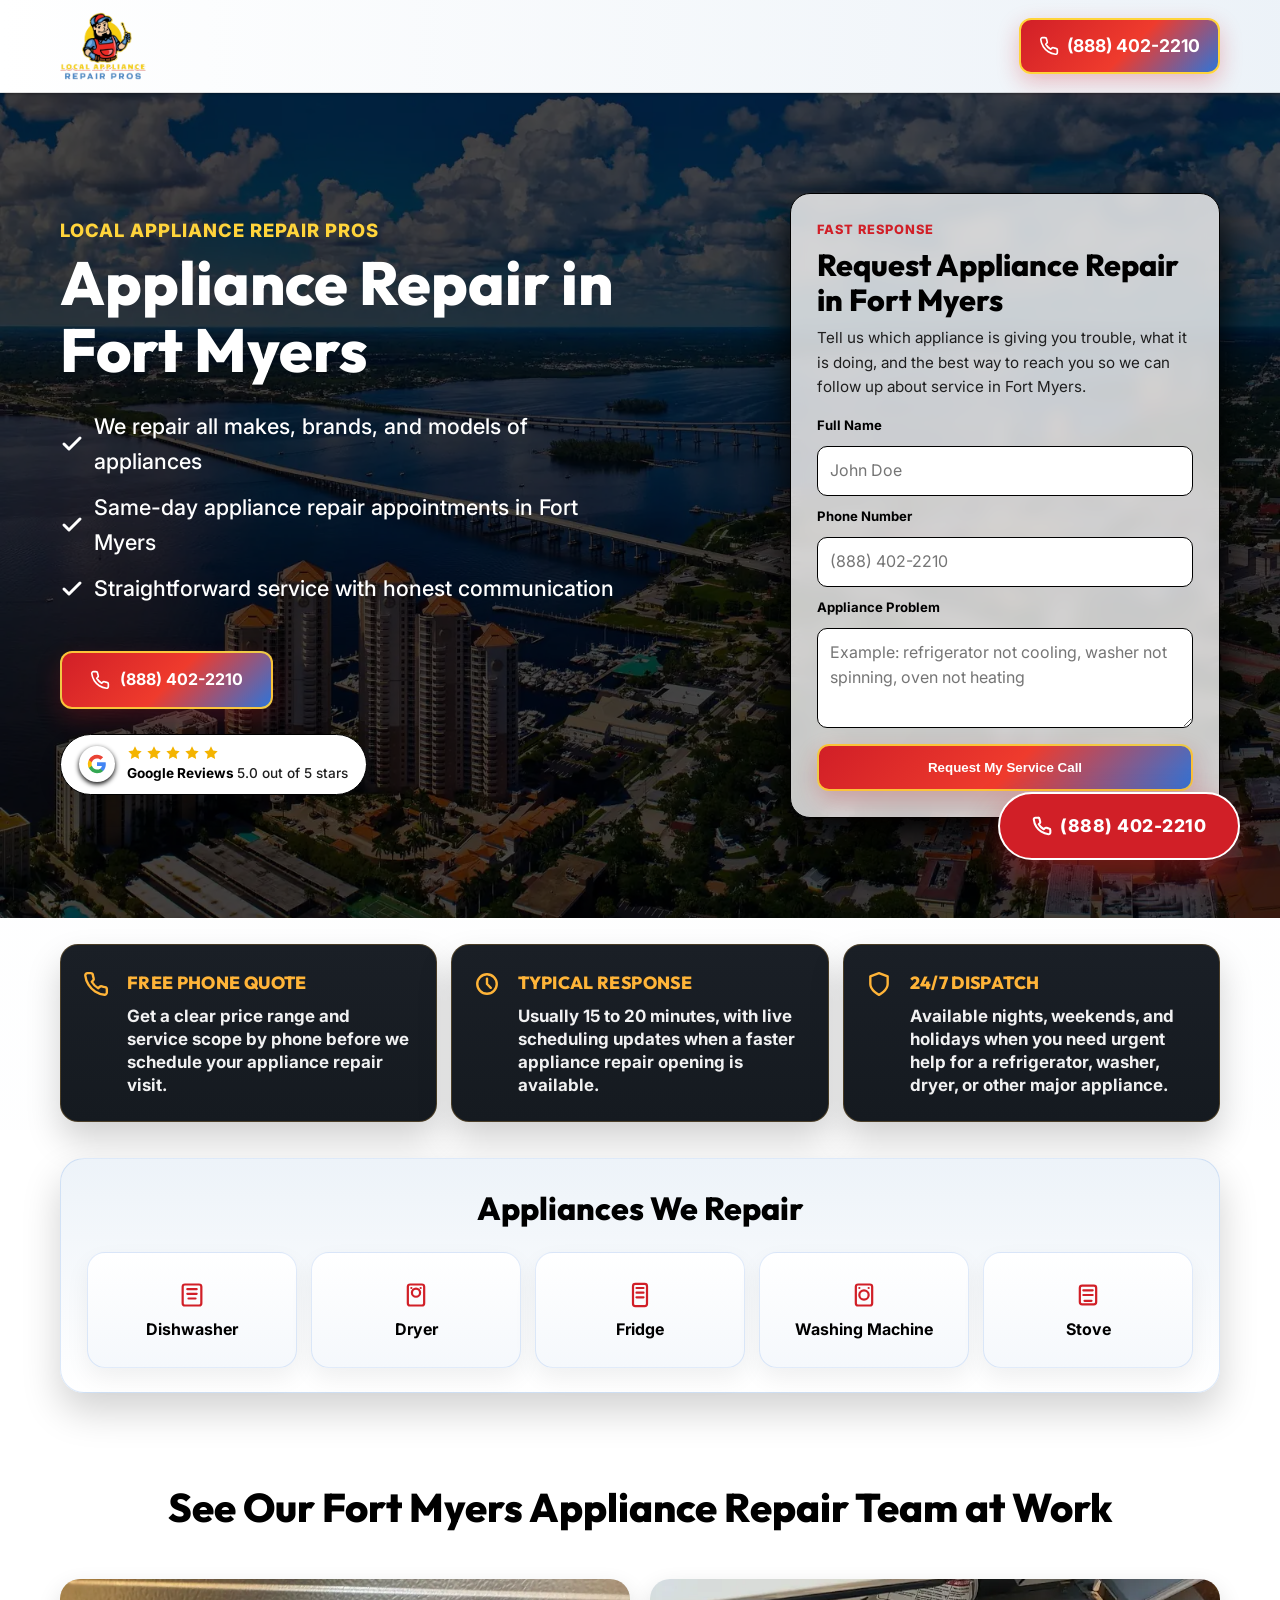
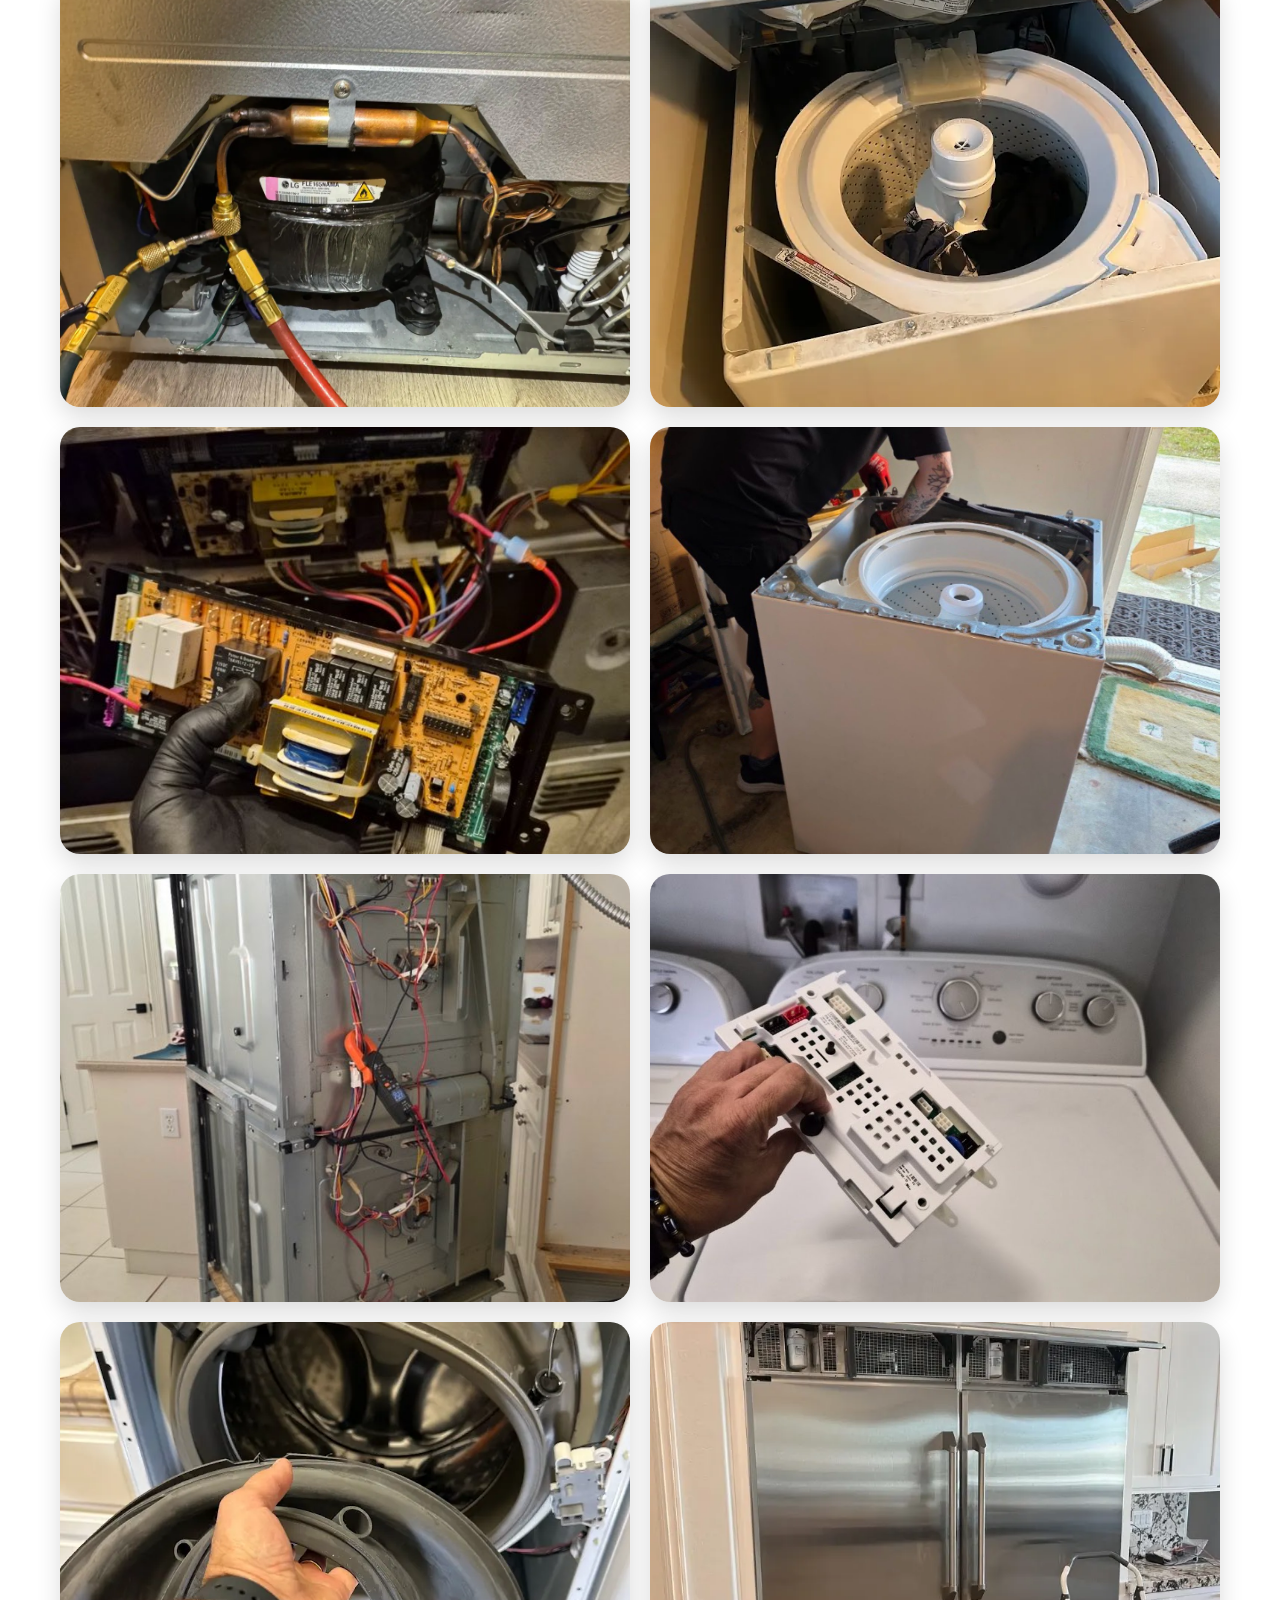
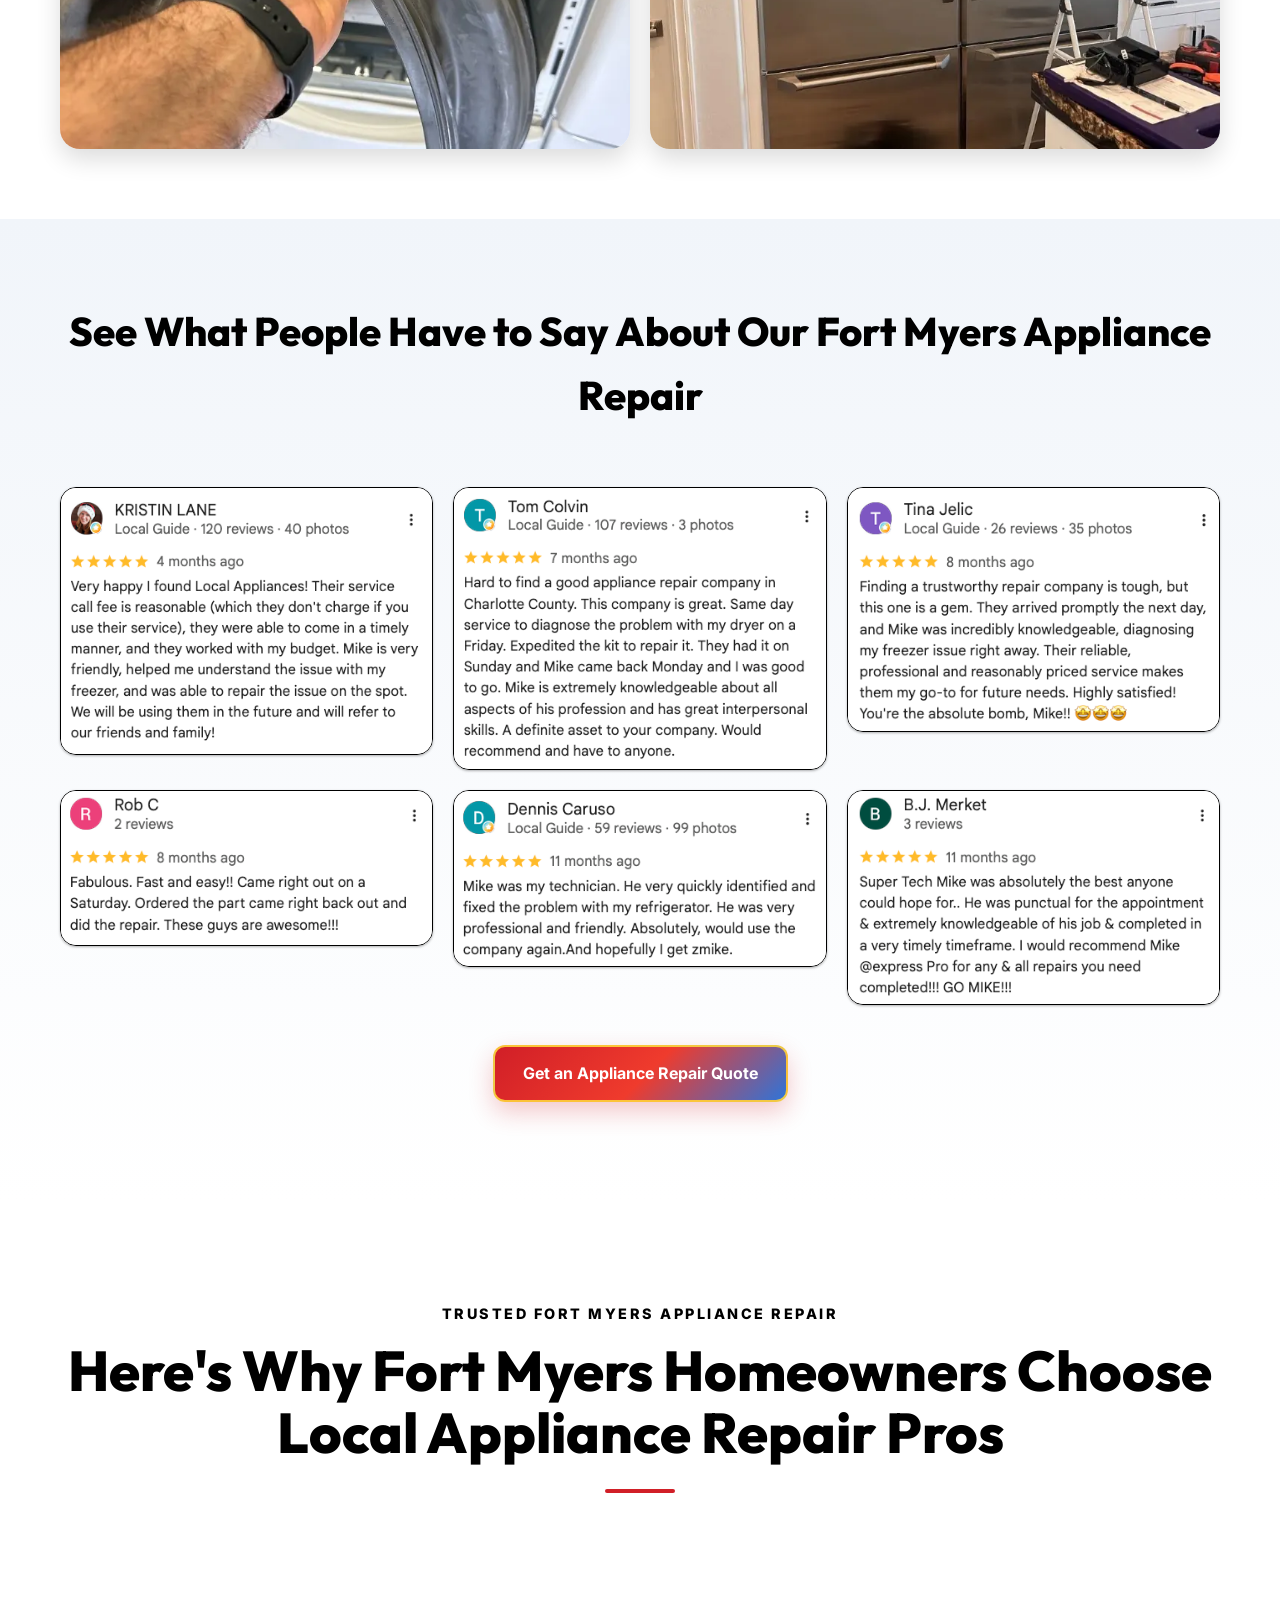
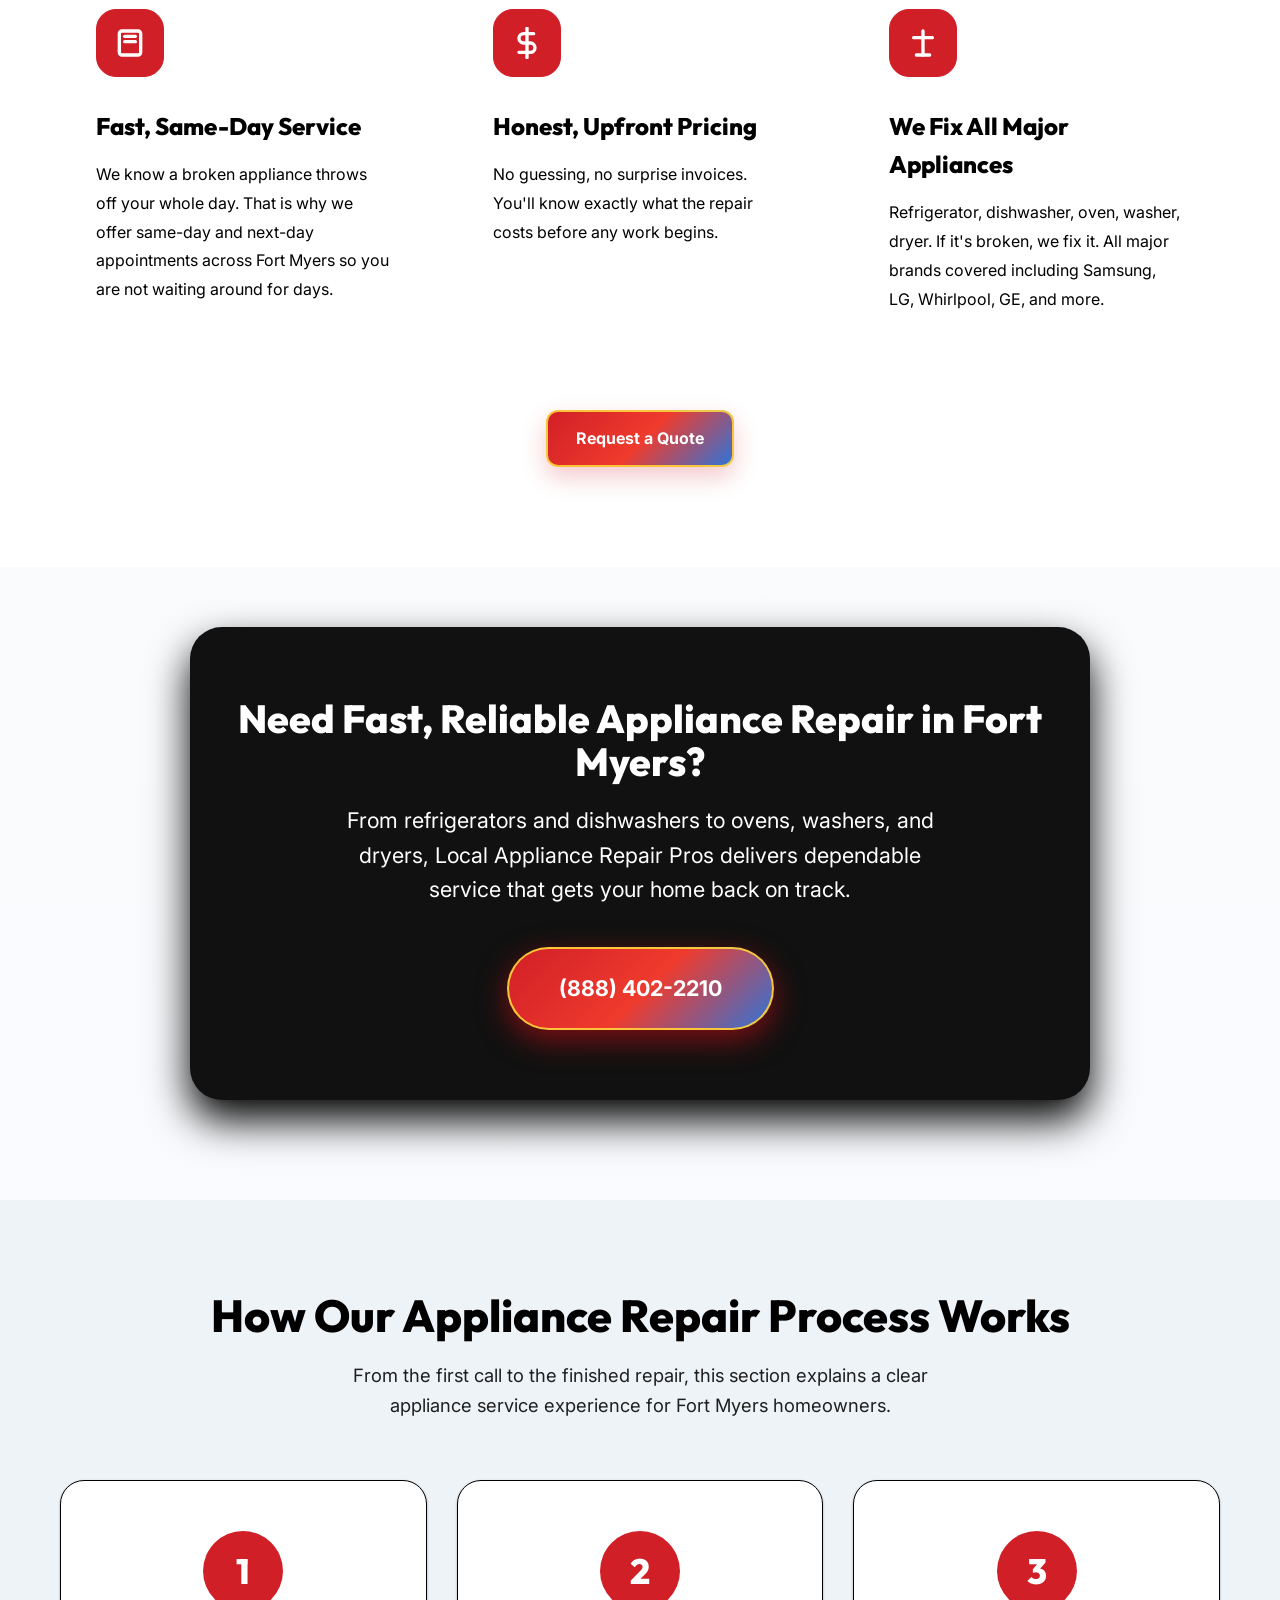
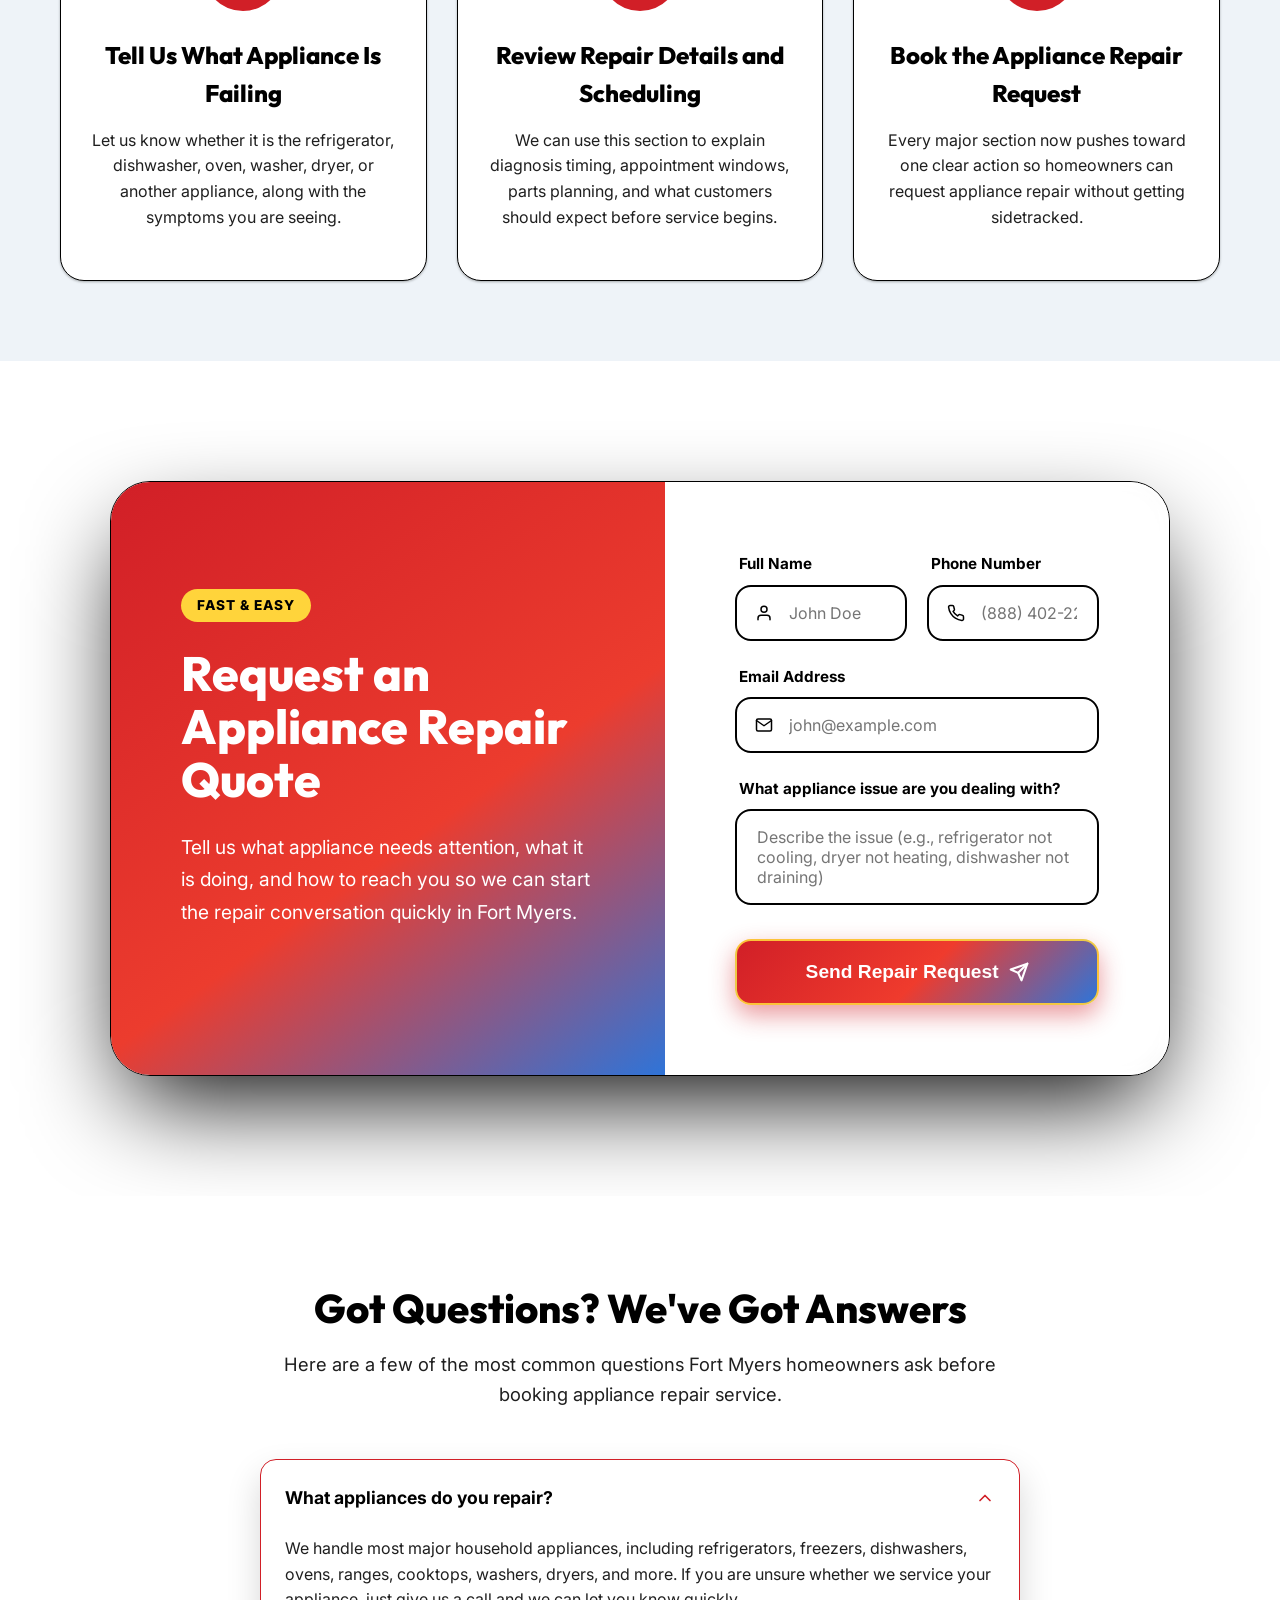
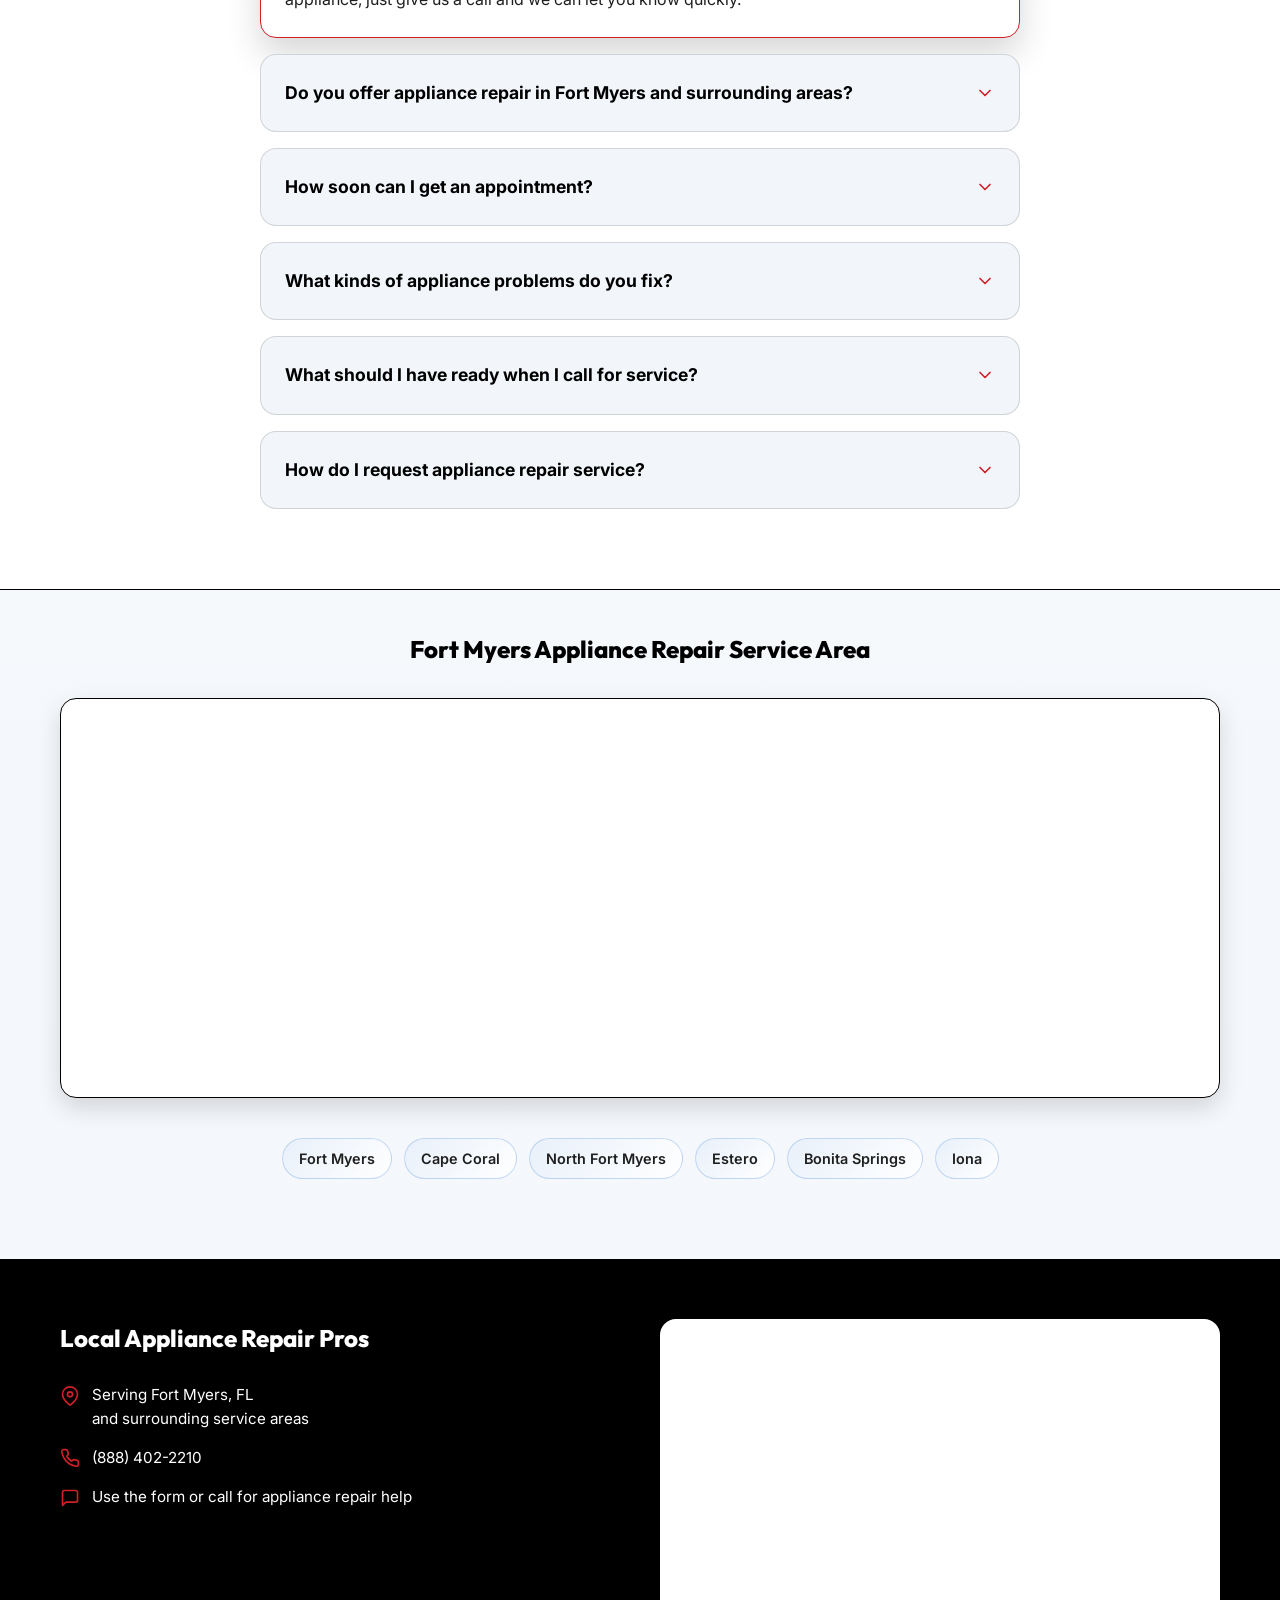
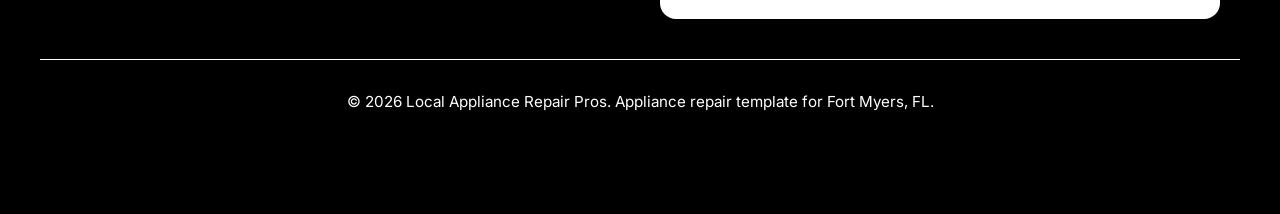
<file: index.html>
<!DOCTYPE html>
<html lang="en">

<head>
    <!-- Google Tag Manager -->
    <script>(function(w,d,s,l,i){w[l]=w[l]||[];w[l].push({'gtm.start':
    new Date().getTime(),event:'gtm.js'});var f=d.getElementsByTagName(s)[0],
    j=d.createElement(s),dl=l!='dataLayer'?'&l='+l:'';j.async=true;j.src=
    'https://www.googletagmanager.com/gtm.js?id='+i+dl;f.parentNode.insertBefore(j,f);
    })(window,document,'script','dataLayer','GTM-M6Q2LPB6');</script>
    <!-- End Google Tag Manager -->
    <script async src="https://www.googletagmanager.com/gtag/js?id=AW-18150747746"></script>
    <script>
      window.dataLayer = window.dataLayer || [];
      function gtag(){dataLayer.push(arguments);}
      gtag("js", new Date());
      gtag("config", "AW-18150747746");
      gtag("config", "AW-18150747746/WUlqCL2T59EcEOLc-c5D", {
        phone_conversion_number: "(888) 402-2210"
      });

      function gtag_report_conversion(url) {
        var callback = function () {
          if (typeof url !== "undefined") {
            window.location = url;
          }
        };
        gtag("event", "conversion", {
          send_to: "AW-18150747746/WUlqCL2T59EcEOLc-c5D",
          event_callback: callback,
          event_timeout: 2000
        });
        return false;
      }
    </script>
    <meta charset="UTF-8">
    <meta name="viewport" content="width=device-width, initial-scale=1.0">
    <title>Local Appliance Repair Pros | Appliance Repair Fort Myers</title>
    <meta name="description"
        content="Local Appliance Repair Pros provides appliance repair in Fort Myers for refrigerators, ovens, dishwashers, washers, dryers, and other major household appliances.">
    <link rel="stylesheet" href="style.css">
    <link rel="preconnect" href="https://fonts.googleapis.com">
    <link rel="preconnect" href="https://fonts.gstatic.com" crossorigin>
    <link
        href="https://fonts.googleapis.com/css2?family=Inter:wght@400;500;600;700;800&family=Outfit:wght@400;600;700;800&display=swap"
        rel="stylesheet">
    <script type="application/ld+json">
    {
      "@context": "https://schema.org",
      "@type": "LocalBusiness",
      "name": "Local Appliance Repair Pros",
      "image": "local-appliance-repair-pros-logo.webp",
      "url": "https://example.com",
      "telephone": "(888) 402-2210",
      "priceRange": "$$",
      "address": {
        "@type": "PostalAddress",
        "streetAddress": "Fort Myers Service Area",
        "addressLocality": "Fort Myers",
        "addressRegion": "FL",
        "postalCode": "33901",
        "addressCountry": "US"
      },
      "geo": {
        "@type": "GeoCoordinates",
        "latitude": 26.6406,
        "longitude": -81.8723
      },
      "openingHoursSpecification": {
        "@type": "OpeningHoursSpecification",
        "dayOfWeek": [
          "Monday",
          "Tuesday",
          "Wednesday",
          "Thursday",
          "Friday",
          "Saturday"
        ],
        "opens": "08:00",
        "closes": "18:00"
      },
      "sameAs": []
    }
    </script>
</head>

<body>
    <header class="sticky-header">
        <div class="container header-content">
            <div class="logo">
                <img src="local-appliance-repair-pros-logo.webp" alt="Local Appliance Repair Pros logo" class="logo-img">
            </div>
            <div class="header-right">
                <a href="tel:8884022210" onclick="return gtag_report_conversion('tel:8884022210');" class="phone-link header-cta" id="header-call-link">
                    <svg class="phone-icon" viewBox="0 0 24 24" fill="none" stroke="currentColor" stroke-width="2"
                        stroke-linecap="round" stroke-linejoin="round">
                        <path
                            d="M22 16.92v3a2 2 0 0 1-2.18 2 19.79 19.79 0 0 1-8.63-3.07 19.5 19.5 0 0 1-6-6 19.79 19.79 0 0 1-3.07-8.67A2 2 0 0 1 4.11 2h3a2 2 0 0 1 2 1.72 12.84 12.84 0 0 0 .7 2.81 2 2 0 0 1-.45 2.11L8.09 9.91a16 16 0 0 0 6 6l1.27-1.27a2 2 0 0 1 2.11-.45 12.84 12.84 0 0 0 2.81.7A2 2 0 0 1 22 16.92z">
                        </path>
                    </svg>
                    (888) 402-2210
                </a>
            </div>
        </div>
    </header>

    <main id="top">
        <section class="hero-v2">
            <div class="hero-overlay"></div>
            <img src="fort-myers-hero.webp" alt="Aerial view of Fort Myers waterfront" class="hero-bg-img">
            <div class="container hero-container">
                <div class="hero-content">
                    <p style="color: var(--accent-yellow); font-weight: 800; font-size: 1.15rem; margin-bottom: 5px; text-transform: uppercase; letter-spacing: 1px;">Local Appliance Repair Pros</p>
                    <h1 style="margin-top: 0;">Appliance Repair in <span class="highlight">Fort Myers</span></h1>
                    <ul class="hero-subtext" style="list-style: none; padding: 0; text-align: left;">
                        <li style="display: flex; align-items: center; gap: 10px; margin-bottom: 12px; text-align: left;">
                            <svg width="24" height="24" viewBox="0 0 24 24" fill="none" stroke="#ffffff" stroke-width="3" stroke-linecap="round" stroke-linejoin="round" style="flex-shrink: 0;"><polyline points="20 6 9 17 4 12"></polyline></svg>
                            We repair all makes, brands, and models of appliances
                        </li>
                        <li style="display: flex; align-items: center; gap: 10px; margin-bottom: 12px; text-align: left;">
                            <svg width="24" height="24" viewBox="0 0 24 24" fill="none" stroke="#ffffff" stroke-width="3" stroke-linecap="round" stroke-linejoin="round" style="flex-shrink: 0;"><polyline points="20 6 9 17 4 12"></polyline></svg>
                            Same-day appliance repair appointments in Fort Myers
                        </li>
                        <li style="display: flex; align-items: center; gap: 10px; text-align: left;">
                            <svg width="24" height="24" viewBox="0 0 24 24" fill="none" stroke="#ffffff" stroke-width="3" stroke-linecap="round" stroke-linejoin="round" style="flex-shrink: 0;"><polyline points="20 6 9 17 4 12"></polyline></svg>
                            Straightforward service with honest communication
                        </li>
                    </ul>

                    <div class="hero-actions-container">
                        <a href="tel:8884022210" onclick="return gtag_report_conversion('tel:8884022210');" class="btn btn-primary btn-cta-main" id="hero-call-btn">
                            <svg class="phone-icon ring-animation" viewBox="0 0 24 24" fill="none" stroke="currentColor"
                                stroke-width="2" stroke-linecap="round" stroke-linejoin="round">
                                <path
                                    d="M22 16.92v3a2 2 0 0 1-2.18 2 19.79 19.79 0 0 1-8.63-3.07 19.5 19.5 0 0 1-6-6 19.79 19.79 0 0 1-3.07-8.67A2 2 0 0 1 4.11 2h3a2 2 0 0 1 2 1.72 12.84 12.84 0 0 0 .7 2.81 2 2 0 0 1-.45 2.11L8.09 9.91a16 16 0 0 0 6 6l1.27-1.27a2 2 0 0 1 2.11-.45 12.84 12.84 0 0 0 2.81.7A2 2 0 0 1 22 16.92z">
                                </path>
                            </svg>
                            (888) 402-2210
                        </a>
                        <p class="hero-mobile-callout mobile-only">
                            <span class="hero-mobile-callout-line hero-mobile-callout-primary">1-YEAR WARRANTY on parts and labor</span>
                            <span class="hero-mobile-callout-line hero-mobile-callout-secondary">$35 OFF for veterans, seniors, first time customers</span>
                        </p>
                    </div>

                    <div style="margin-top: 8px;">
                        <div style="display: inline-flex; align-items: center; gap: 12px; background: #ffffff; padding: 10px 18px; border-radius: 50px; box-shadow: var(--shadow-md); border: 1px solid #000000;">
                            <div style="width: 36px; height: 36px; background: #fff; border-radius: 50%; box-shadow: 0 2px 5px #000000; display: flex; align-items: center; justify-content: center; flex-shrink: 0;">
                                <svg width="20" height="20" viewBox="0 0 24 24">
                                  <path fill="#4285F4" d="M22.56 12.25c0-.78-.07-1.53-.2-2.25H12v4.26h5.92c-.26 1.37-1.04 2.53-2.21 3.31v2.77h3.57c2.08-1.92 3.28-4.74 3.28-8.09z"/>
                                  <path fill="#34A853" d="M12 23c2.97 0 5.46-.98 7.28-2.66l-3.57-2.77c-.98.66-2.23 1.06-3.71 1.06-2.86 0-5.29-1.93-6.16-4.53H2.18v2.84C3.99 20.53 7.7 23 12 23z"/>
                                  <path fill="#FBBC05" d="M5.84 14.09c-.22-.66-.35-1.36-.35-2.09s.13-1.43.35-2.09V7.07H2.18C1.43 8.55 1 10.22 1 12s.43 3.45 1.18 4.93l3.66-2.84z"/>
                                  <path fill="#EA4335" d="M12 5.38c1.62 0 3.06.56 4.21 1.64l3.15-3.15C17.45 2.09 14.97 1 12 1 7.7 1 3.99 3.47 2.18 7.07l3.66 2.84c.87-2.6 3.3-4.53 6.16-4.53z"/>
                                </svg>
                            </div>
                            <div style="display: flex; flex-direction: column; align-items: flex-start; text-align: left;">
                                <div style="display: flex; gap: 3px; color: #f4b400;">
                                    <svg width="16" height="16" viewBox="0 0 24 24" fill="currentColor"><path d="M12 2L15.09 8.26L22 9.27L17 14.14L18.18 21.02L12 17.77L5.82 21.02L7 14.14L2 9.27L8.91 8.26L12 2Z"/></svg>
                                    <svg width="16" height="16" viewBox="0 0 24 24" fill="currentColor"><path d="M12 2L15.09 8.26L22 9.27L17 14.14L18.18 21.02L12 17.77L5.82 21.02L7 14.14L2 9.27L8.91 8.26L12 2Z"/></svg>
                                    <svg width="16" height="16" viewBox="0 0 24 24" fill="currentColor"><path d="M12 2L15.09 8.26L22 9.27L17 14.14L18.18 21.02L12 17.77L5.82 21.02L7 14.14L2 9.27L8.91 8.26L12 2Z"/></svg>
                                    <svg width="16" height="16" viewBox="0 0 24 24" fill="currentColor"><path d="M12 2L15.09 8.26L22 9.27L17 14.14L18.18 21.02L12 17.77L5.82 21.02L7 14.14L2 9.27L8.91 8.26L12 2Z"/></svg>
                                    <svg width="16" height="16" viewBox="0 0 24 24" fill="currentColor"><path d="M12 2L15.09 8.26L22 9.27L17 14.14L18.18 21.02L12 17.77L5.82 21.02L7 14.14L2 9.27L8.91 8.26L12 2Z"/></svg>
                                </div>
                                <span style="font-size: 0.85rem; font-weight: 700; color: var(--text-main); margin-top: 2px;">Google Reviews <span style="font-weight: 500; color: var(--text-light);">5.0 out of 5 stars</span></span>
                            </div>
                        </div>

                        <div class="desktop-hero-photo desktop-only">
                            <img src="placeholder.svg" alt="Local Appliance Repair Pros technician placeholder" class="desktop-hero-photo-img">
                        </div>

                        <div class="mobile-truck-anim-hero mobile-only truck-trigger">
                            <img src="placeholder.svg" alt="Local Appliance Repair Pros service placeholder" class="truck-img-hero">
                        </div>
                    </div>
                </div>
                <aside class="hero-form-panel desktop-only" aria-label="Request appliance repair">
                    <div class="hero-form-card">
                        <p class="hero-form-kicker">Fast Response</p>
                        <h3>Request Appliance Repair in Fort Myers</h3>
                        <p class="hero-form-copy">Tell us which appliance is giving you trouble, what it is doing, and the best way to reach you so we can follow up about service in Fort Myers.</p>
                        <form data-netlify="true" name="hero-appliance-repair-quote" class="hero-quick-form">
                            <input type="hidden" name="form-name" value="hero-appliance-repair-quote">
                            <label for="hero-name">Full Name</label>
                            <input type="text" id="hero-name" name="name" required placeholder="John Doe">

                            <label for="hero-phone">Phone Number</label>
                            <input type="tel" id="hero-phone" name="phone" required placeholder="(888) 402-2210">

                            <label for="hero-needs">Appliance Problem</label>
                            <textarea id="hero-needs" name="needs" rows="3" required placeholder="Example: refrigerator not cooling, washer not spinning, oven not heating"></textarea>

                            <button type="submit" class="btn btn-primary hero-form-submit">Request My Service Call</button>
                        </form>
                    </div>
                </aside>
                </div>
            </div>
        </section>

        <section class="service-highlights">
            <div class="container">
                <div class="service-highlights-grid">
                    <article class="service-highlight-card">
                        <div class="service-highlight-icon" aria-hidden="true">
                            <svg width="26" height="26" viewBox="0 0 24 24" fill="none" stroke="currentColor" stroke-width="2.2" stroke-linecap="round" stroke-linejoin="round">
                                <path d="M22 16.92v3a2 2 0 0 1-2.18 2 19.79 19.79 0 0 1-8.63-3.07 19.5 19.5 0 0 1-6-6 19.79 19.79 0 0 1-3.07-8.67A2 2 0 0 1 4.11 2h3a2 2 0 0 1 2 1.72 12.84 12.84 0 0 0 .7 2.81 2 2 0 0 1-.45 2.11L8.09 9.91a16 16 0 0 0 6 6l1.27-1.27a2 2 0 0 1 2.11-.45 12.84 12.84 0 0 0 2.81.7A2 2 0 0 1 22 16.92z"></path>
                            </svg>
                        </div>
                        <div class="service-highlight-copy">
                            <h3>Free Phone Quote</h3>
                            <p>Get a clear price range and service scope by phone before we schedule your appliance repair visit.</p>
                        </div>
                    </article>

                    <article class="service-highlight-card">
                        <div class="service-highlight-icon" aria-hidden="true">
                            <svg width="26" height="26" viewBox="0 0 24 24" fill="none" stroke="currentColor" stroke-width="2.2" stroke-linecap="round" stroke-linejoin="round">
                                <circle cx="12" cy="12" r="9"></circle>
                                <polyline points="12 7 12 12 15.5 15.5"></polyline>
                            </svg>
                        </div>
                        <div class="service-highlight-copy">
                            <h3>Typical Response</h3>
                            <p>Usually 15 to 20 minutes, with live scheduling updates when a faster appliance repair opening is available.</p>
                        </div>
                    </article>

                    <article class="service-highlight-card">
                        <div class="service-highlight-icon" aria-hidden="true">
                            <svg width="26" height="26" viewBox="0 0 24 24" fill="none" stroke="currentColor" stroke-width="2.2" stroke-linecap="round" stroke-linejoin="round">
                                <path d="M12 22s8-4 8-10V5l-8-3-8 3v7c0 6 8 10 8 10z"></path>
                            </svg>
                        </div>
                        <div class="service-highlight-copy">
                            <h3>24/7 Dispatch</h3>
                            <p>Available nights, weekends, and holidays when you need urgent help for a refrigerator, washer, dryer, or other major appliance.</p>
                        </div>
                    </article>
                </div>
            </div>
        </section>

        <section class="appliance-strip">
            <div class="container">
                <div class="appliance-strip-inner">
                    <h3>Appliances We Repair</h3>
                    <div class="appliance-strip-grid">
                        <div class="appliance-pill">
                            <svg width="28" height="28" viewBox="0 0 24 24" fill="none" stroke="currentColor" stroke-width="1.9" stroke-linecap="round" stroke-linejoin="round">
                                <rect x="4" y="3" width="16" height="18" rx="2"></rect>
                                <path d="M8 7h8"></path>
                                <path d="M8 11h8"></path>
                                <path d="M9 15h6"></path>
                            </svg>
                            <span>Dishwasher</span>
                        </div>
                        <div class="appliance-pill">
                            <svg width="28" height="28" viewBox="0 0 24 24" fill="none" stroke="currentColor" stroke-width="1.9" stroke-linecap="round" stroke-linejoin="round">
                                <rect x="5" y="3" width="14" height="18" rx="2"></rect>
                                <circle cx="12" cy="10" r="3.5"></circle>
                                <path d="M8 6h.01"></path>
                                <path d="M16 6h.01"></path>
                            </svg>
                            <span>Dryer</span>
                        </div>
                        <div class="appliance-pill">
                            <svg width="28" height="28" viewBox="0 0 24 24" fill="none" stroke="currentColor" stroke-width="1.9" stroke-linecap="round" stroke-linejoin="round">
                                <rect x="6" y="2.5" width="12" height="19" rx="2"></rect>
                                <path d="M9 6h6"></path>
                                <path d="M9 10h6"></path>
                                <path d="M9 14h6"></path>
                            </svg>
                            <span>Fridge</span>
                        </div>
                        <div class="appliance-pill">
                            <svg width="28" height="28" viewBox="0 0 24 24" fill="none" stroke="currentColor" stroke-width="1.9" stroke-linecap="round" stroke-linejoin="round">
                                <rect x="5" y="3" width="14" height="18" rx="2"></rect>
                                <circle cx="12" cy="12" r="4"></circle>
                                <path d="M8 6h.01"></path>
                                <path d="M16 6h.01"></path>
                            </svg>
                            <span>Washing Machine</span>
                        </div>
                        <div class="appliance-pill">
                            <svg width="28" height="28" viewBox="0 0 24 24" fill="none" stroke="currentColor" stroke-width="1.9" stroke-linecap="round" stroke-linejoin="round">
                                <rect x="5" y="4" width="14" height="16" rx="2"></rect>
                                <path d="M8 8h8"></path>
                                <path d="M8 12h8"></path>
                                <path d="M9 17h6"></path>
                            </svg>
                            <span>Stove</span>
                        </div>
                    </div>
                </div>
            </div>
        </section>

        <section class="team-gallery" style="background: var(--white); padding: 70px 0;">
            <div class="container">
                <div class="section-header" style="margin-bottom: 40px;">
                    <h2>See Our Fort Myers Appliance Repair Team at Work</h2>
                </div>
                <div class="team-grid">
                    <div class="team-item"><img src="team-photo-1.webp" alt="Wall oven repair setup in a Fort Myers home" style="position: absolute; top: 0; left: 0; width: 100%; height: 100%; object-fit: cover;"></div>
                    <div class="team-item"><img src="team-photo-2.webp" alt="Appliance control replacement during stove repair" style="position: absolute; top: 0; left: 0; width: 100%; height: 100%; object-fit: cover;"></div>
                    <div class="team-item"><img src="team-photo-3.jpeg" alt="Technician holding a replacement appliance control board" style="position: absolute; top: 0; left: 0; width: 100%; height: 100%; object-fit: cover;"></div>
                    <div class="team-item"><img src="team-photo-4.jpeg" alt="Technician working on a washing machine repair" style="position: absolute; top: 0; left: 0; width: 100%; height: 100%; object-fit: cover;"></div>
                    <div class="team-item"><img src="team-photo-5.jpeg" alt="Refrigerator repair diagnostics in progress" style="position: absolute; top: 0; left: 0; width: 100%; height: 100%; object-fit: cover;"></div>
                    <div class="team-item"><img src="team-photo-6.jpeg" alt="Replacement washer control panel ready for installation" style="position: absolute; top: 0; left: 0; width: 100%; height: 100%; object-fit: cover;"></div>
                    <div class="team-item"><img src="team-photo-7.webp" alt="Technician servicing an appliance with tools on site" style="position: absolute; top: 0; left: 0; width: 100%; height: 100%; object-fit: cover;"></div>
                    <div class="team-item"><img src="team-photo-8.webp" alt="Inside view of a refrigerator during component replacement" style="position: absolute; top: 0; left: 0; width: 100%; height: 100%; object-fit: cover;"></div>
                </div>
            </div>
        </section>

        <section id="reviews" class="reviews">
            <div class="container">
                <div class="section-header" style="display: flex; flex-direction: column; align-items: center;">
                    <h2>See What People Have to Say About Our Fort Myers Appliance Repair</h2>
                </div>

                <div class="reviews-grid-v2">
                    <img src="review-kristin-lane.png" alt="Local Appliance Repair Pros review from Kristin Lane" class="review-img-v2">
                    <img src="review-tom-colvin.png" alt="Local Appliance Repair Pros review from Tom Colvin" class="review-img-v2">
                    <img src="review-tina-jelic.png" alt="Local Appliance Repair Pros review from Tina Jelic" class="review-img-v2">
                    <img src="review-rob-c.png" alt="Local Appliance Repair Pros review from Rob C" class="review-img-v2">
                    <img src="review-dennis-caruso.png" alt="Local Appliance Repair Pros review from Dennis Caruso" class="review-img-v2">
                    <img src="review-bj-merket.png" alt="Local Appliance Repair Pros review from B.J. Merket" class="review-img-v2">
                </div>

                <div style="display: flex; flex-wrap: wrap; justify-content: center; gap: 14px; margin-top: 40px; margin-bottom: 20px;">
                    <a href="#top" class="btn btn-primary" id="reviews-call-btn">Get an Appliance Repair Quote</a>
                </div>
            </div>
        </section>

        <section class="why-pick-v3">
            <div class="blob-1"></div>
            <div class="blob-2"></div>

            <div class="container" style="position: relative; z-index: 2;">
                <div class="section-header-v3">
                    <p class="subtitle-v3">Trusted Fort Myers Appliance Repair</p>
                    <h2 class="title-v3">Here's Why Fort Myers Homeowners Choose Local Appliance Repair Pros</h2>
                    <div class="divider-v3"></div>
                </div>

                <div class="feature-grid-v3">
                    <div class="feature-card-v3 reveal">
                        <div class="icon-box-v3">
                            <svg width="32" height="32" viewBox="0 0 24 24" fill="none" stroke="#ffffff" stroke-width="2.5" stroke-linecap="round" stroke-linejoin="round">
                                <rect x="4" y="3" width="16" height="18" rx="2"/><line x1="8" y1="7" x2="16" y2="7"/><line x1="8" y1="11" x2="16" y2="11"/>
                            </svg>
                        </div>
                        <h3 class="card-title-v3">Fast, Same-Day Service</h3>
                        <p class="card-text-v3">We know a broken appliance throws off your whole day. That is why we offer same-day and next-day appointments across Fort Myers so you are not waiting around for days.</p>
                    </div>

                    <div class="feature-card-v3 reveal" style="transition-delay: 0.1s;">
                        <div class="icon-box-v3">
                            <svg width="32" height="32" viewBox="0 0 24 24" fill="none" stroke="#ffffff" stroke-width="2.5" stroke-linecap="round" stroke-linejoin="round">
                                <line x1="12" y1="1" x2="12" y2="23"/><path d="M17 5H9.5a3.5 3.5 0 0 0 0 7h5a3.5 3.5 0 0 1 0 7H6"/>
                            </svg>
                        </div>
                        <h3 class="card-title-v3">Honest, Upfront Pricing</h3>
                        <p class="card-text-v3">No guessing, no surprise invoices. You'll know exactly what the repair costs before any work begins.</p>
                    </div>

                    <div class="feature-card-v3 reveal" style="transition-delay: 0.2s;">
                        <div class="icon-box-v3">
                            <svg width="32" height="32" viewBox="0 0 24 24" fill="none" stroke="#ffffff" stroke-width="2.5" stroke-linecap="round" stroke-linejoin="round">
                                <path d="M12 3v18"/><path d="M5 8h14"/><path d="M7 21h10"/>
                            </svg>
                        </div>
                        <h3 class="card-title-v3">We Fix All Major Appliances</h3>
                        <p class="card-text-v3">Refrigerator, dishwasher, oven, washer, dryer. If it's broken, we fix it. All major brands covered including Samsung, LG, Whirlpool, GE, and more.</p>
                    </div>
                </div>

                <div style="display: flex; flex-wrap: wrap; justify-content: center; gap: 14px; margin-top: 50px;">
                    <a href="#top" class="btn btn-primary" id="why-pick-call-btn">Request a Quote</a>
                </div>
            </div>
        </section>

        <section class="final-cta" style="padding: 60px 20px 100px;">
            <div class="container" style="background: #111111; border-radius: 32px; padding: 70px 30px; text-align: center; box-shadow: 0 20px 40px #000000; position: relative; overflow: hidden; max-width: 900px; margin: 0 auto;">
                <h2 style="color: var(--white); position: relative; z-index: 2; line-height: 1.1;">Need Fast, Reliable Appliance Repair in Fort Myers?</h2>
                <p style="color: #ffffff; position: relative; z-index: 2; max-width: 600px; margin: 0 auto 40px auto; font-size: 1.35rem;">From refrigerators and dishwashers to ovens, washers, and dryers, Local Appliance Repair Pros delivers dependable service that gets your home back on track.</p>
                <div style="position: relative; z-index: 2; display: flex; flex-wrap: wrap; align-items: center; justify-content: center; gap: 16px;">
                    <a href="tel:8884022210" onclick="return gtag_report_conversion('tel:8884022210');" class="btn btn-primary btn-large" id="final-call-btn" style="padding: 22px 50px; border-radius: 50px; display: inline-flex; align-items: center; gap: 16px; box-shadow: 0 10px 30px #7f0f14; font-size: 1.35rem;">
                        (888) 402-2210
                    </a>
                </div>
            </div>
        </section>

        <section class="process" style="padding: 80px 0; background: var(--bg-light);">
            <div class="container">
                <div class="section-header" style="text-align: center; margin-bottom: 60px;">
                    <h2 style="font-size: 2.8rem; color: var(--primary);">How Our Appliance Repair Process Works</h2>
                    <p style="color: var(--text-light); font-size: 1.15rem; max-width: 600px; margin: 10px auto 0;">From the first call to the finished repair, this section explains a clear appliance service experience for Fort Myers homeowners.</p>
                </div>

                <div style="display: grid; grid-template-columns: repeat(auto-fit, minmax(300px, 1fr)); gap: 30px; position: relative;">
                    <div style="background: var(--white); padding: 50px 30px; border-radius: 24px; text-align: center; box-shadow: var(--shadow-sm); border: 1px solid #000000; transition: transform 0.3s ease;">
                        <div style="width: 80px; height: 80px; background: #d11f27; color: #ffffff; border-radius: 50%; display: flex; align-items: center; justify-content: center; font-size: 2.2rem; margin: 0 auto 25px; font-weight: 800; font-family: 'Outfit', sans-serif;">1</div>
                        <h3 style="font-size: 1.5rem; margin-bottom: 15px; color: var(--primary);">Tell Us What Appliance Is Failing</h3>
                        <p style="color: var(--text-light); line-height: 1.6;">Let us know whether it is the refrigerator, dishwasher, oven, washer, dryer, or another appliance, along with the symptoms you are seeing.</p>
                    </div>

                    <div style="background: var(--white); padding: 50px 30px; border-radius: 24px; text-align: center; box-shadow: var(--shadow-sm); border: 1px solid #000000; transition: transform 0.3s ease;">
                        <div style="width: 80px; height: 80px; background: #d11f27; color: #ffffff; border-radius: 50%; display: flex; align-items: center; justify-content: center; font-size: 2.2rem; margin: 0 auto 25px; font-weight: 800; font-family: 'Outfit', sans-serif;">2</div>
                        <h3 style="font-size: 1.5rem; margin-bottom: 15px; color: var(--primary);">Review Repair Details and Scheduling</h3>
                        <p style="color: var(--text-light); line-height: 1.6;">We can use this section to explain diagnosis timing, appointment windows, parts planning, and what customers should expect before service begins.</p>
                    </div>

                    <div style="background: var(--white); padding: 50px 30px; border-radius: 24px; text-align: center; box-shadow: var(--shadow-sm); border: 1px solid #000000; transition: transform 0.3s ease;">
                        <div style="width: 80px; height: 80px; background: #d11f27; color: #ffffff; border-radius: 50%; display: flex; align-items: center; justify-content: center; font-size: 2.2rem; margin: 0 auto 25px; font-weight: 800; font-family: 'Outfit', sans-serif;">3</div>
                        <h3 style="font-size: 1.5rem; margin-bottom: 15px; color: var(--primary);">Book the Appliance Repair Request</h3>
                        <p style="color: var(--text-light); line-height: 1.6;">Every major section now pushes toward one clear action so homeowners can request appliance repair without getting sidetracked.</p>
                    </div>
                </div>
            </div>
        </section>

        <section id="quote-form" class="quote-form-section-v2">
            <div class="container container-medium">
                <div class="form-wrapper-v2">
                    <div class="form-grid-v2">
                        <div class="form-content-v2">
                            <span class="form-tag">Fast & Easy</span>
                            <h2 class="form-title">Request an <span class="highlight">Appliance Repair Quote</span></h2>
                            <p class="form-description">Tell us what appliance needs attention, what it is doing, and how to reach you so we can start the repair conversation quickly in Fort Myers.</p>

                        </div>

                        <div class="form-container-v2">
                            <form id="lead-form" data-netlify="true" name="appliance-repair-quote" class="premium-form">
                                <input type="hidden" name="form-name" value="appliance-repair-quote">
                                <div class="input-row">
                                    <div class="input-field">
                                        <label for="name">Full Name</label>
                                        <div class="input-wrapper">
                                            <svg class="input-icon" width="18" height="18" viewBox="0 0 24 24" fill="none" stroke="currentColor" stroke-width="2" stroke-linecap="round" stroke-linejoin="round"><path d="M20 21v-2a4 4 0 0 0-4-4H8a4 4 0 0 0-4 4v2"></path><circle cx="12" cy="7" r="4"></circle></svg>
                                            <input type="text" id="name" name="name" required placeholder="John Doe">
                                        </div>
                                    </div>
                                    <div class="input-field">
                                        <label for="phone">Phone Number</label>
                                        <div class="input-wrapper">
                                            <svg class="input-icon" width="18" height="18" viewBox="0 0 24 24" fill="none" stroke="currentColor" stroke-width="2" stroke-linecap="round" stroke-linejoin="round"><path d="M22 16.92v3a2 2 0 0 1-2.18 2 19.79 19.79 0 0 1-8.63-3.07 19.5 19.5 0 0 1-6-6 19.79 19.79 0 0 1-3.07-8.67A2 2 0 0 1 4.11 2h3a2 2 0 0 1 2 1.72 12.84 12.84 0 0 0 .7 2.81 2 2 0 0 1-.45 2.11L8.09 9.91a16 16 0 0 0 6 6l1.27-1.27a2 2 0 0 1 2.11-.45 12.84 12.84 0 0 0 2.81.7A2 2 0 0 1 22 16.92z"></path></svg>
                                            <input type="tel" id="phone" name="phone" required placeholder="(888) 402-2210">
                                        </div>
                                    </div>
                                </div>
                                <div class="input-field">
                                    <label for="email">Email Address</label>
                                    <div class="input-wrapper">
                                        <svg class="input-icon" width="18" height="18" viewBox="0 0 24 24" fill="none" stroke="currentColor" stroke-width="2" stroke-linecap="round" stroke-linejoin="round"><path d="M4 4h16c1.1 0 2 .9 2 2v12c0 1.1-.9 2-2 2H4c-1.1 0-2-.9-2-2V6c0-1.1.9-2 2-2z"></path><polyline points="22,6 12,13 2,6"></polyline></svg>
                                        <input type="email" id="email" name="email" required placeholder="john@example.com">
                                    </div>
                                </div>
                                <div class="input-field">
                                    <label for="needs">What appliance issue are you dealing with?</label>
                                    <div class="input-wrapper">
                                        <textarea id="needs" name="needs" rows="3" required placeholder="Describe the issue (e.g., refrigerator not cooling, dryer not heating, dishwasher not draining)"></textarea>
                                    </div>
                                </div>
                                <button type="submit" class="btn btn-primary submit-btn-v2">
                                    <span>Send Repair Request</span>
                                    <svg width="20" height="20" viewBox="0 0 24 24" fill="none" stroke="currentColor" stroke-width="2.5" stroke-linecap="round" stroke-linejoin="round"><line x1="22" y1="2" x2="11" y2="13"></line><polygon points="22 2 15 22 11 13 2 9 22 2"></polygon></svg>
                                </button>
                            </form>
                        </div>
                    </div>
                </div>
            </div>
        </section>

        <div id="success-modal" class="modal">
            <div class="modal-content">
                <div class="modal-header">
                    <span class="close-modal">&times;</span>
                </div>
                <div class="modal-body" style="text-align: center; padding: 20px 10px 40px;">
                    <div class="success-icon">✓</div>
                    <h3 style="font-size: 2rem; color: var(--primary); margin-bottom: 15px;">Request Received!</h3>
                    <p style="font-size: 1.15rem; color: var(--text-light); line-height: 1.6; max-width: 430px; margin: 0 auto 30px;">Thanks for submitting your form. We'll reach out in the next couple minutes.</p>
                    <button class="btn btn-primary close-modal-btn" style="width: 100%; border-radius: 50px; padding: 15px;">Awesome, Got it</button>
                </div>
            </div>
        </div>

        <section class="faq-section" style="padding: 80px 0; background: var(--white);">
            <div class="container" style="max-width: 800px;">
                <div class="section-header" style="text-align: center; margin-bottom: 50px;">
                    <h2 style="font-size: 2.5rem; color: var(--primary);">Got Questions? We've Got Answers</h2>
                    <p style="color: var(--text-light); font-size: 1.15rem; margin-top: 10px;">Here are a few of the most common questions Fort Myers homeowners ask before booking appliance repair service.</p>
                </div>

                <div class="faq-accordion">
                    <details class="faq-item" name="faq" open>
                        <summary class="faq-question">
                            What appliances do you repair?
                            <svg class="faq-icon" viewBox="0 0 24 24" fill="none" stroke="currentColor" stroke-width="2" stroke-linecap="round" stroke-linejoin="round"><polyline points="6 9 12 15 18 9"></polyline></svg>
                        </summary>
                        <div class="faq-answer">
                            <p>We handle most major household appliances, including refrigerators, freezers, dishwashers, ovens, ranges, cooktops, washers, dryers, and more. If you are unsure whether we service your appliance, just give us a call and we can let you know quickly.</p>
                        </div>
                    </details>

                    <details class="faq-item" name="faq">
                        <summary class="faq-question">
                            Do you offer appliance repair in Fort Myers and surrounding areas?
                            <svg class="faq-icon" viewBox="0 0 24 24" fill="none" stroke="currentColor" stroke-width="2" stroke-linecap="round" stroke-linejoin="round"><polyline points="6 9 12 15 18 9"></polyline></svg>
                        </summary>
                        <div class="faq-answer">
                            <p>Yes. We focus on Fort Myers and nearby communities so we can provide faster scheduling, dependable arrival windows, and local service you can count on.</p>
                        </div>
                    </details>

                    <details class="faq-item" name="faq">
                        <summary class="faq-question">
                            How soon can I get an appointment?
                            <svg class="faq-icon" viewBox="0 0 24 24" fill="none" stroke="currentColor" stroke-width="2" stroke-linecap="round" stroke-linejoin="round"><polyline points="6 9 12 15 18 9"></polyline></svg>
                        </summary>
                        <div class="faq-answer">
                            <p>In many cases, same-day or next-day appointments may be available depending on the schedule and the type of repair needed. The best way to check availability is to call or submit the form with your appliance issue.</p>
                        </div>
                    </details>

                    <details class="faq-item" name="faq">
                        <summary class="faq-question">
                            What kinds of appliance problems do you fix?
                            <svg class="faq-icon" viewBox="0 0 24 24" fill="none" stroke="currentColor" stroke-width="2" stroke-linecap="round" stroke-linejoin="round"><polyline points="6 9 12 15 18 9"></polyline></svg>
                        </summary>
                        <div class="faq-answer">
                            <p>We help with many of the most common issues homeowners run into, including refrigerators not cooling, dryers not heating, washers not spinning, dishwashers not draining, ovens not heating, strange noises, leaks, and other performance problems.</p>
                        </div>
                    </details>

                    <details class="faq-item" name="faq">
                        <summary class="faq-question">
                            What should I have ready when I call for service?
                            <svg class="faq-icon" viewBox="0 0 24 24" fill="none" stroke="currentColor" stroke-width="2" stroke-linecap="round" stroke-linejoin="round"><polyline points="6 9 12 15 18 9"></polyline></svg>
                        </summary>
                        <div class="faq-answer">
                            <p>It helps to know the appliance type, brand, model if available, and what symptoms you are seeing. If you already have photos or an error code, that can make it even easier to understand the issue before the appointment.</p>
                        </div>
                    </details>

                    <details class="faq-item" name="faq">
                        <summary class="faq-question">
                            How do I request appliance repair service?
                            <svg class="faq-icon" viewBox="0 0 24 24" fill="none" stroke="currentColor" stroke-width="2" stroke-linecap="round" stroke-linejoin="round"><polyline points="6 9 12 15 18 9"></polyline></svg>
                        </summary>
                        <div class="faq-answer">
                            <p>You can call <a href="tel:8884022210" onclick="return gtag_report_conversion('tel:8884022210');">(888) 402-2210</a> or use the form on this page to tell us what appliance is giving you trouble. From there, we can talk through the issue and help you schedule the next step.</p>
                        </div>
                    </details>
                </div>
            </div>
        </section>

        <section class="service-areas">
            <div class="container">
                <h3>Fort Myers Appliance Repair Service Area</h3>
                <div class="map-container" style="display: flex; align-items: center; justify-content: center; min-height: 300px; background: #ffffff; border-radius: 16px; border: 1px solid #000000; box-shadow: var(--shadow-md); overflow: hidden;">
                    <iframe src="https://www.google.com/maps?q=Fort+Myers,+FL&output=embed" width="600" height="450" style="border:0; width: 100%; min-height: 360px;" allowfullscreen="" loading="lazy" referrerpolicy="no-referrer-when-downgrade"></iframe>
                </div>
                <div class="tags">
                    <span class="tag">Fort Myers</span>
                    <span class="tag">Cape Coral</span>
                    <span class="tag">North Fort Myers</span>
                    <span class="tag">Estero</span>
                    <span class="tag">Bonita Springs</span>
                    <span class="tag">Iona</span>
                </div>
            </div>
        </section>
    </main>

    <footer style="padding: 60px 0 100px; background: var(--primary); color: #ffffff; font-size: 0.95rem;">
        <div class="container" style="display: grid; grid-template-columns: repeat(auto-fit, minmax(300px, 1fr)); gap: 40px; margin-bottom: 40px; text-align: left;">
            <div class="footer-contact">
                <h3 style="color: var(--white); font-size: 1.5rem; margin-bottom: 25px;">Local Appliance Repair Pros</h3>
                <p style="margin-bottom: 15px; display: flex; align-items: flex-start; gap: 12px;">
                    <svg width="20" height="20" viewBox="0 0 24 24" fill="none" stroke="currentColor" stroke-width="2" stroke-linecap="round" stroke-linejoin="round" style="flex-shrink: 0; margin-top: 3px; color: var(--accent);"><path d="M21 10c0 7-9 13-9 13s-9-6-9-13a9 9 0 0 1 18 0z"></path><circle cx="12" cy="10" r="3"></circle></svg>
                    <span>Serving Fort Myers, FL<br>and surrounding service areas</span>
                </p>
                <p style="margin-bottom: 15px; display: flex; align-items: center; gap: 12px;">
                    <svg width="20" height="20" viewBox="0 0 24 24" fill="none" stroke="currentColor" stroke-width="2" stroke-linecap="round" stroke-linejoin="round" style="flex-shrink: 0; color: var(--accent);"><path d="M22 16.92v3a2 2 0 0 1-2.18 2 19.79 19.79 0 0 1-8.63-3.07 19.5 19.5 0 0 1-6-6 19.79 19.79 0 0 1-3.07-8.67A2 2 0 0 1 4.11 2h3a2 2 0 0 1 2 1.72 12.84 12.84 0 0 0 .7 2.81 2 2 0 0 1-.45 2.11L8.09 9.91a16 16 0 0 0 6 6l1.27-1.27a2 2 0 0 1 2.11-.45 12.84 12.84 0 0 0 2.81.7A2 2 0 0 1 22 16.92z"></path></svg>
                    <a href="tel:8884022210" onclick="return gtag_report_conversion('tel:8884022210');" style="color: inherit; text-decoration: none;">(888) 402-2210</a>
                </p>
                <p style="margin-bottom: 0; display: flex; align-items: center; gap: 12px;">
                    <svg width="20" height="20" viewBox="0 0 24 24" fill="none" stroke="currentColor" stroke-width="2" stroke-linecap="round" stroke-linejoin="round" style="flex-shrink: 0; color: var(--accent);"><path d="M21 15a2 2 0 0 1-2 2H7l-4 4V5a2 2 0 0 1 2-2h14a2 2 0 0 1 2 2z"></path></svg>
                    <span>Use the form or call for appliance repair help</span>
                </p>
            </div>

            <div class="footer-map" style="border-radius: 16px; overflow: hidden; box-shadow: 0 10px 30px #000000; background: #ffffff; color: #000000; display: flex; align-items: center; justify-content: center; min-height: 250px;">
                <iframe src="https://www.google.com/maps?q=Fort+Myers,+FL&output=embed" width="400" height="300" style="border:0; width: 100%; height: 100%; min-height: 300px;" allowfullscreen="" loading="lazy" referrerpolicy="no-referrer-when-downgrade"></iframe>
            </div>
        </div>
        <div class="container" style="text-align: center; border-top: 1px solid #ffffff; padding-top: 30px;">
            <p>&copy; 2026 Local Appliance Repair Pros. Appliance repair template for Fort Myers, FL.</p>
        </div>
    </footer>

    <div class="mobile-cta-bar" id="mobile-scroll-trigger">
        <div style="display: flex; gap: 10px;">
            <a href="tel:8884022210" onclick="return gtag_report_conversion('tel:8884022210');" class="btn btn-primary btn-full" id="mobile-call-btn">
                <svg class="phone-icon ring-animation" viewBox="0 0 24 24" fill="none" stroke="currentColor"
                    stroke-width="2" stroke-linecap="round" stroke-linejoin="round">
                    <path
                        d="M22 16.92v3a2 2 0 0 1-2.18 2 19.79 19.79 0 0 1-8.63-3.07 19.5 19.5 0 0 1-6-6 19.79 19.79 0 0 1-3.07-8.67A2 2 0 0 1 4.11 2h3a2 2 0 0 1 2 1.72 12.84 12.84 0 0 0 .7 2.81 2 2 0 0 1-.45 2.11L8.09 9.91a16 16 0 0 0 6 6l1.27-1.27a2 2 0 0 1 2.11-.45 12.84 12.84 0 0 0 2.81.7A2 2 0 0 1 22 16.92z">
                    </path>
                </svg>
                (888) 402-2210
            </a>
        </div>
    </div>

    <script>
        document.addEventListener("DOMContentLoaded", function() {
            const observerOptions = {
                threshold: 0.05,
                rootMargin: "0px 0px 20px 0px"
            };

            const observer = new IntersectionObserver((entries) => {
                entries.forEach(entry => {
                    if (entry.isIntersecting) {
                        entry.target.classList.add("in-view");
                        observer.unobserve(entry.target);
                    }
                });
            }, observerOptions);

            document.querySelectorAll(".reveal, .truck-trigger").forEach(el => {
                observer.observe(el);
            });

            const mobileCta = document.querySelector(".mobile-cta-bar");
            if (mobileCta) {
                window.addEventListener("scroll", function() {
                    if (window.scrollY > 300) {
                        mobileCta.classList.add("is-visible");
                    } else {
                        mobileCta.classList.remove("is-visible");
                    }
                }, { passive: true });
            }

            document.querySelectorAll("a[href='#quote-form']").forEach((link) => {
                link.addEventListener("click", (event) => {
                    event.preventDefault();
                    const targetForm = document.getElementById("quote-form");
                    if (targetForm) {
                        targetForm.scrollIntoView({ behavior: "smooth", block: "start" });
                    }
                });
            });

            const modal = document.getElementById("success-modal");
            const closeButtons = document.querySelectorAll(".close-modal, .close-modal-btn");

            document.querySelectorAll("form[data-netlify='true']").forEach((form) => {
                form.addEventListener("submit", function(e) {
                    e.preventDefault();

                    const formData = new FormData(form);
                    fetch("/", {
                        method: "POST",
                        body: new URLSearchParams(formData).toString(),
                        headers: { "Content-Type": "application/x-www-form-urlencoded" }
                    })
                    .then(() => {
                        document.body.setAttribute("data-form-status", "form_submit");
                        window.dispatchEvent(new CustomEvent("form_submit", {
                            detail: { formName: form.getAttribute("name") || "netlify-form" }
                        }));

                        if (window.dataLayer && Array.isArray(window.dataLayer)) {
                            window.dataLayer.push({
                                event: "form_submit",
                                form_name: form.getAttribute("name") || "netlify-form"
                            });
                        }

                        modal.style.display = "block";
                        document.body.style.overflow = "hidden";
                        form.reset();
                    })
                    .catch((error) => {
                        console.error("Error submitting form:", error);
                    });
                });
            });

            closeButtons.forEach(btn => {
                btn.addEventListener("click", () => {
                    modal.style.display = "none";
                    document.body.style.overflow = "auto";
                });
            });

            window.addEventListener("click", (event) => {
                if (event.target == modal) {
                    modal.style.display = "none";
                    document.body.style.overflow = "auto";
                }
            });
        });
    </script>

    <div class="desktop-cta-container desktop-only">
        <a href="tel:8884022210" onclick="return gtag_report_conversion('tel:8884022210');" class="floating-cta-v2">
            <span class="cta-pulse"></span>
            <svg width="20" height="20" viewBox="0 0 24 24" fill="none" stroke="currentColor" stroke-width="2.5" stroke-linecap="round" stroke-linejoin="round" style="margin-right: 8px;"><path d="M22 16.92v3a2 2 0 0 1-2.18 2 19.79 19.79 0 0 1-8.63-3.07 19.5 19.5 0 0 1-6-6 19.79 19.79 0 0 1-3.07-8.67A2 2 0 0 1 4.11 2h3a2 2 0 0 1 2 1.72 12.84 12.84 0 0 0 .7 2.81 2 2 0 0 1-.45 2.11L8.09 9.91a16 16 0 0 0 6 6l1.27-1.27a2 2 0 0 1 2.11-.45 12.84 12.84 0 0 0 2.81.7A2 2 0 0 1 22 16.92z"></path></svg>
            (888) 402-2210
        </a>
    </div>
</body>

</html>
</file>
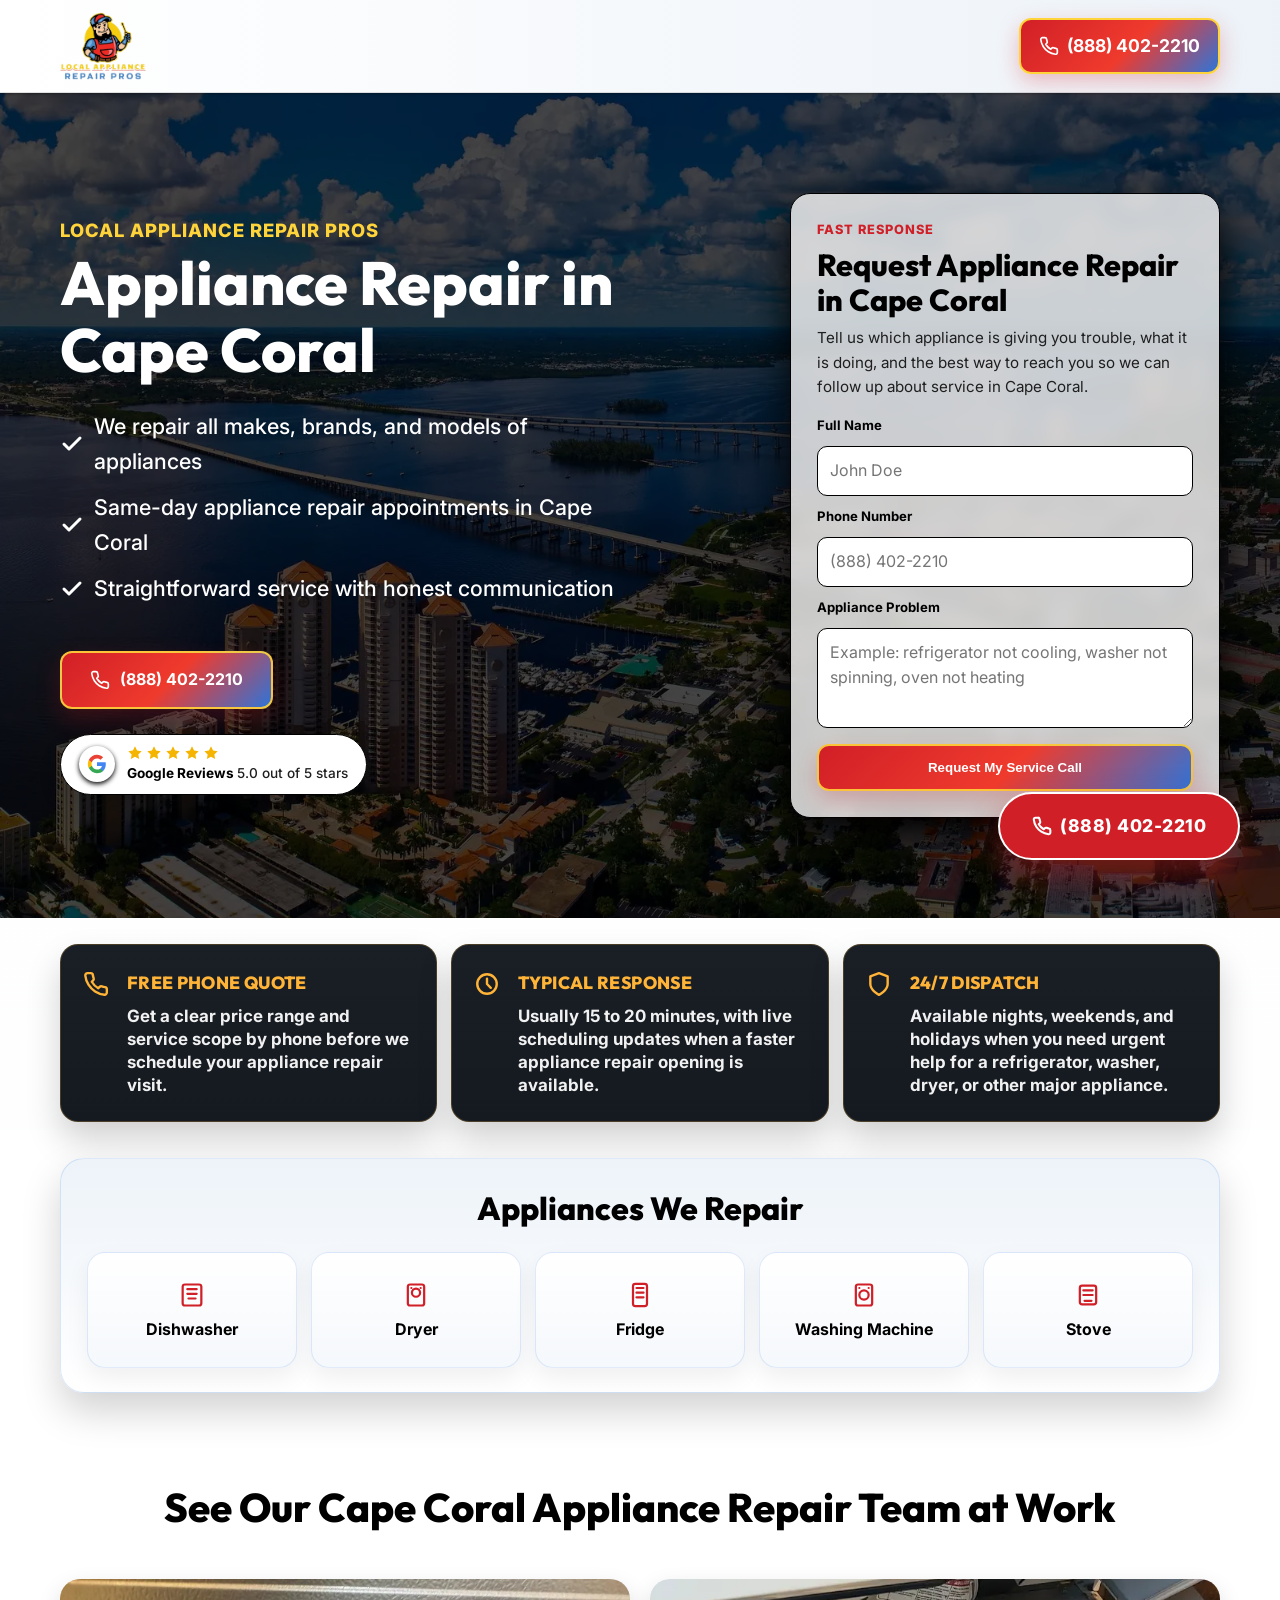
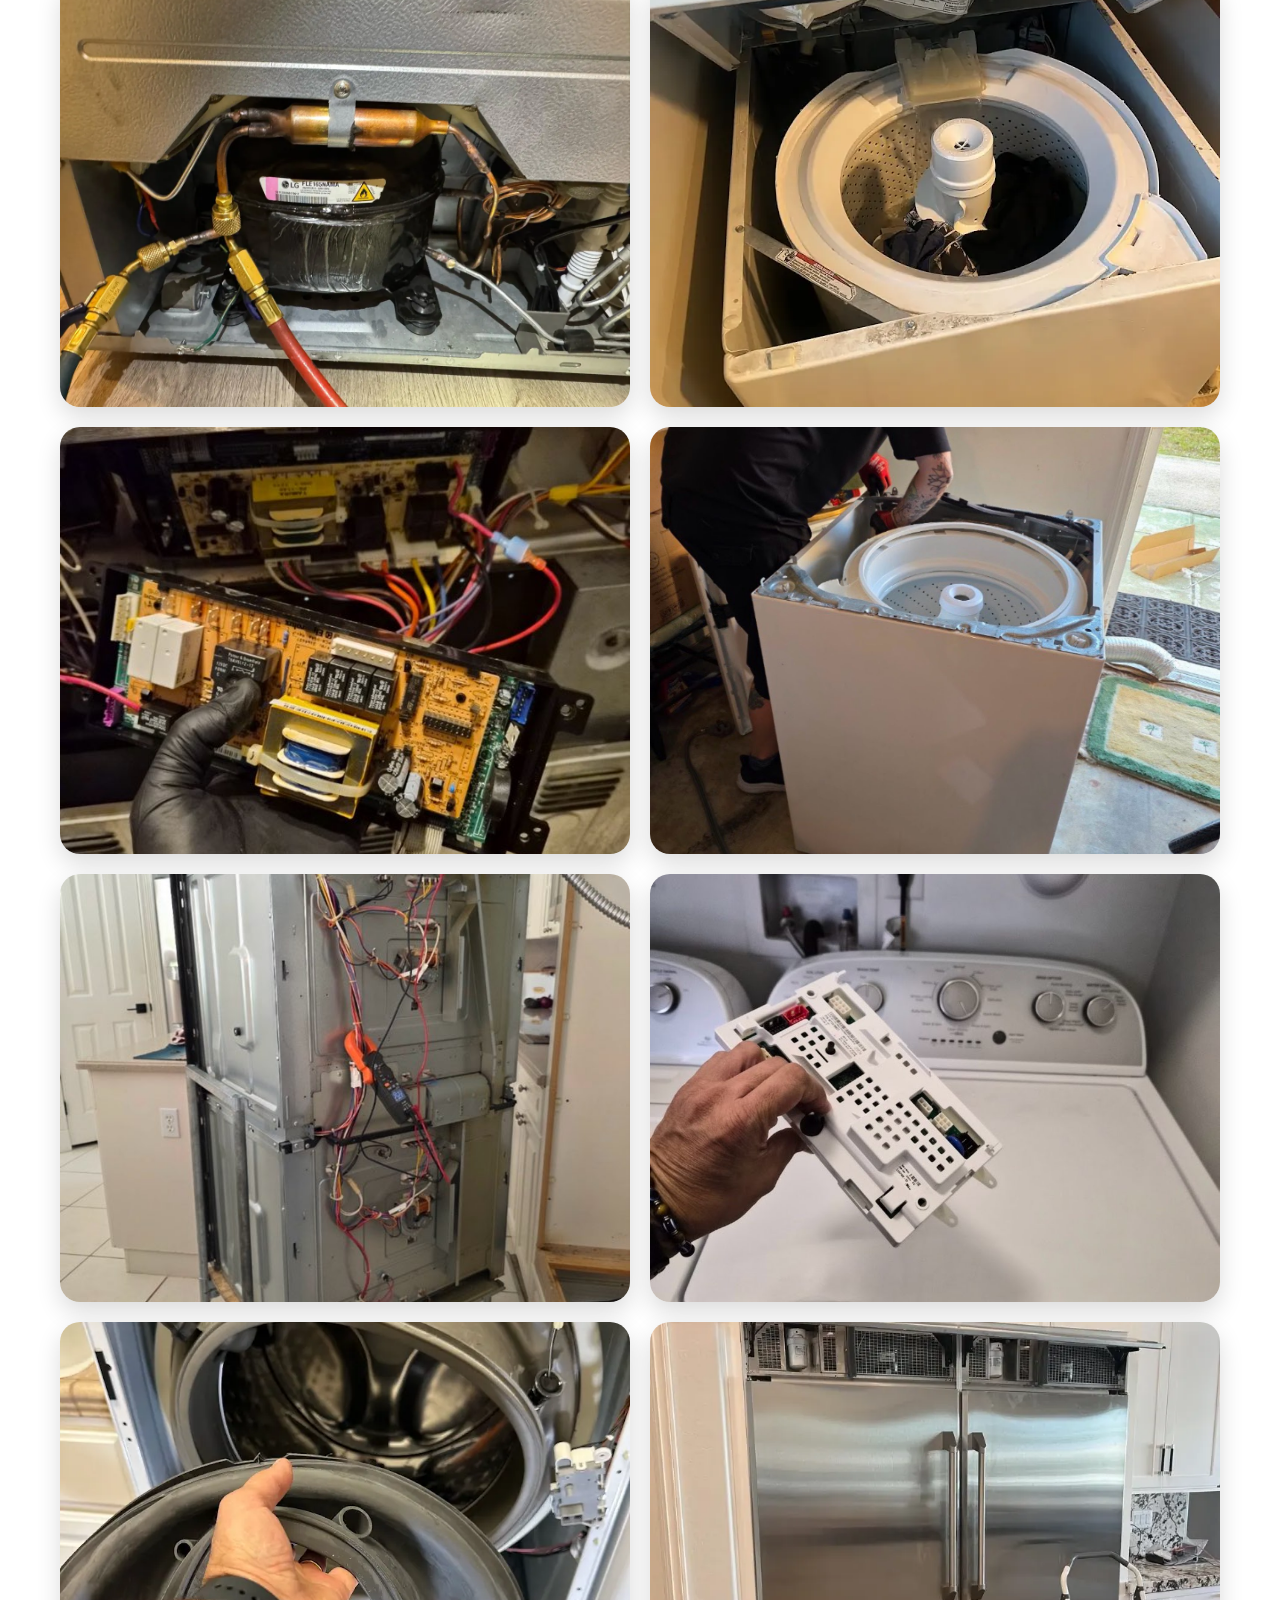
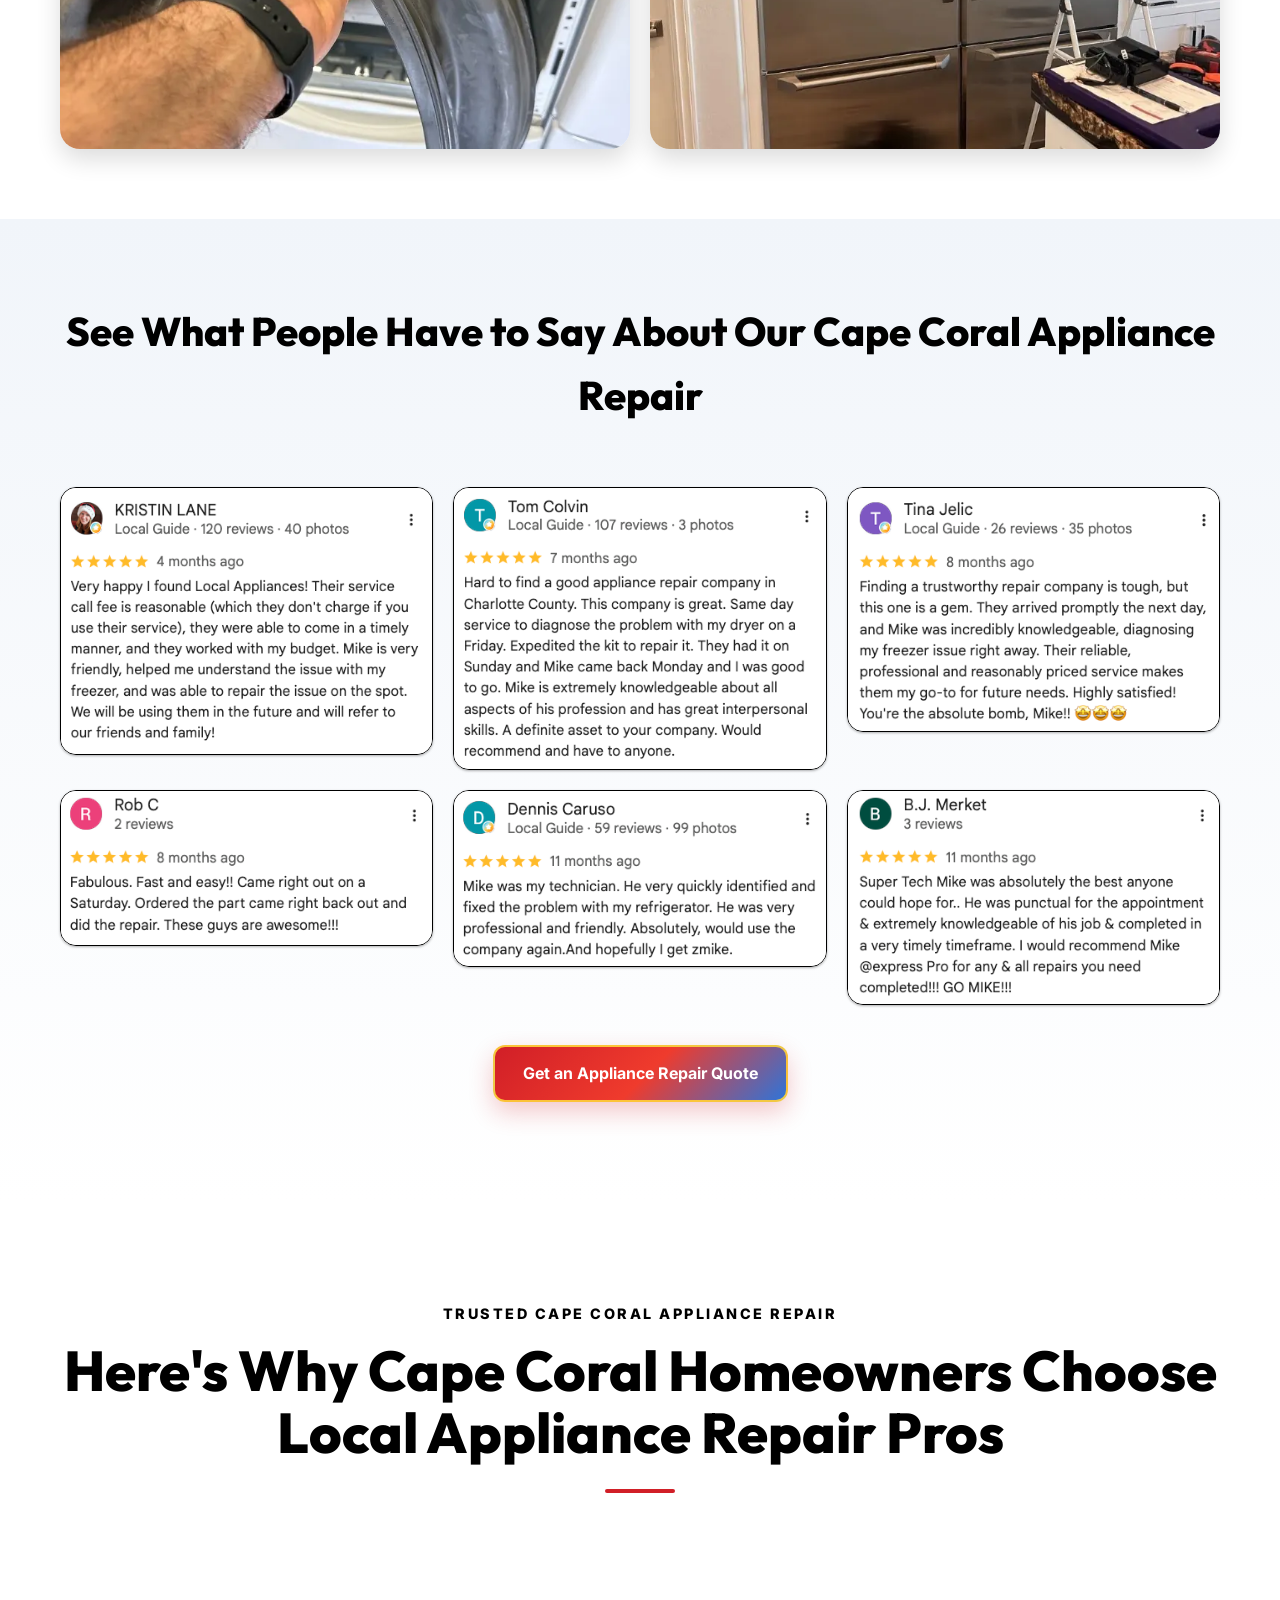
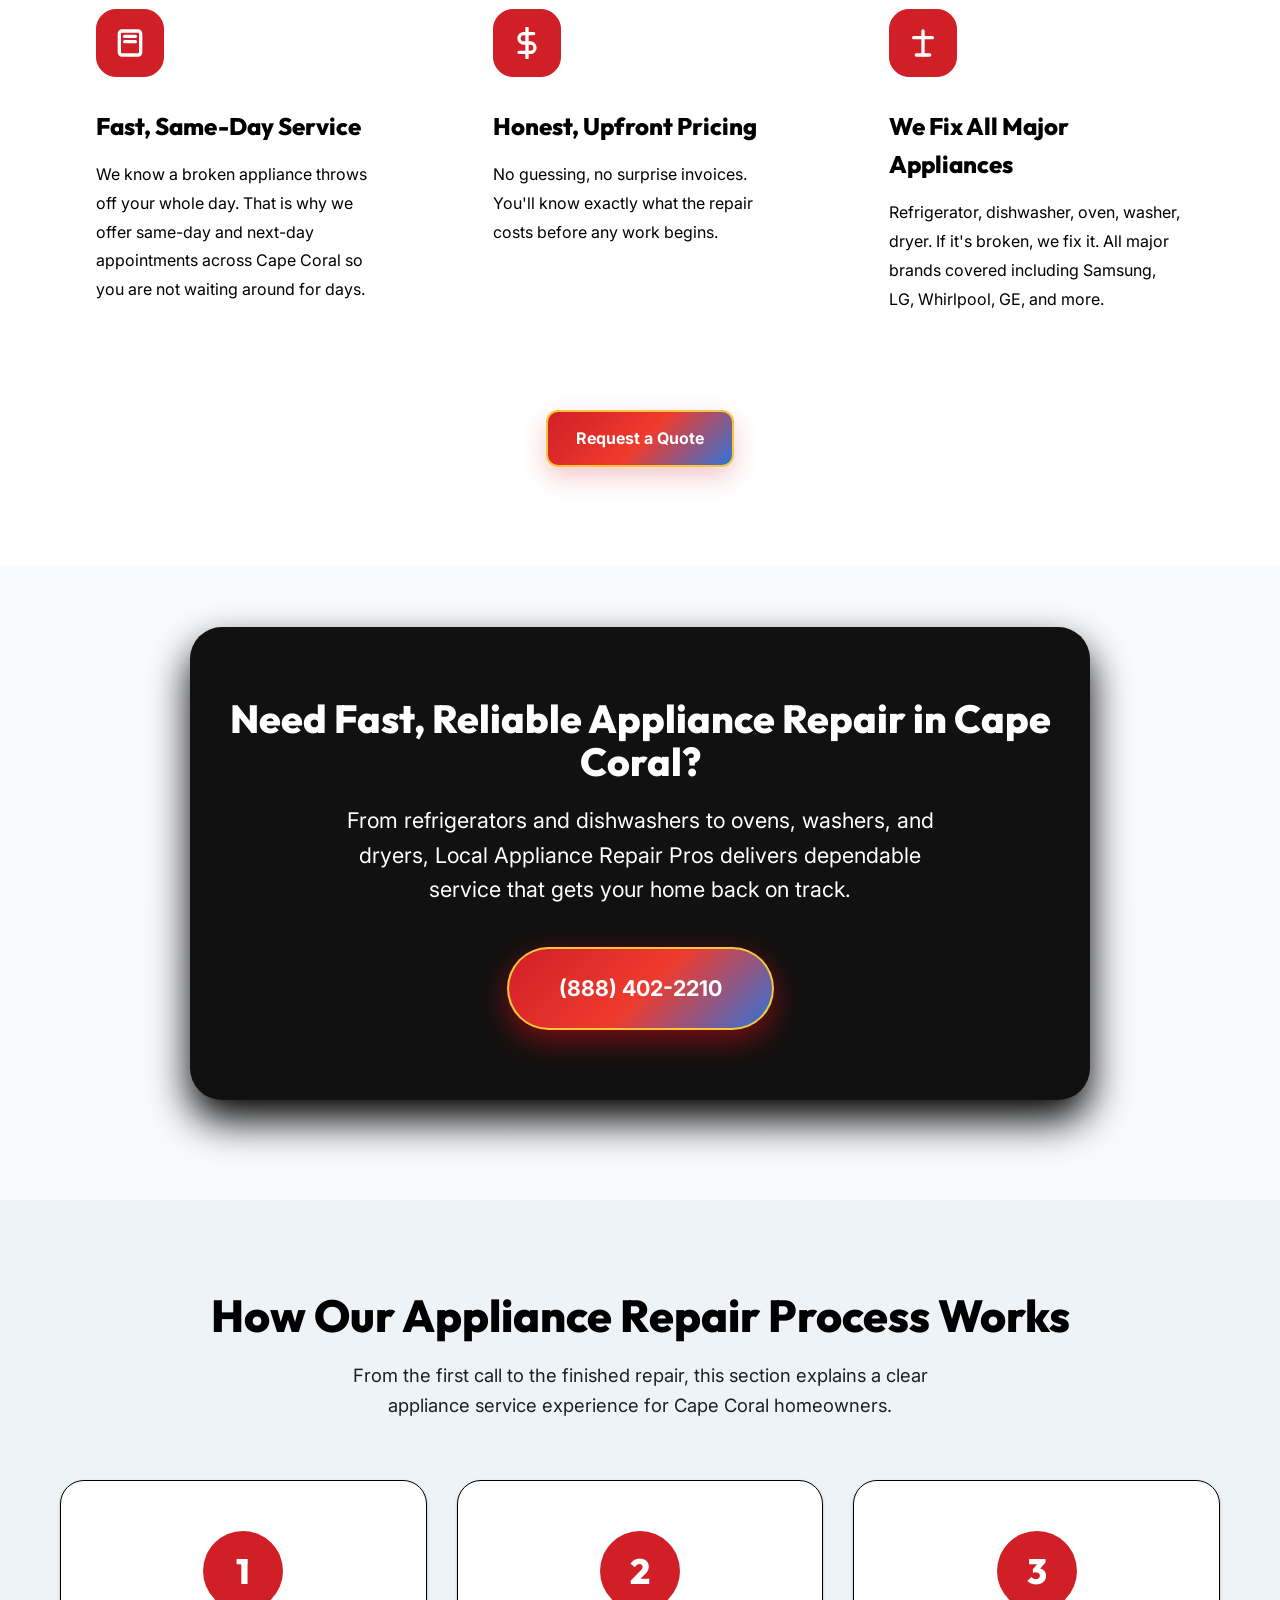
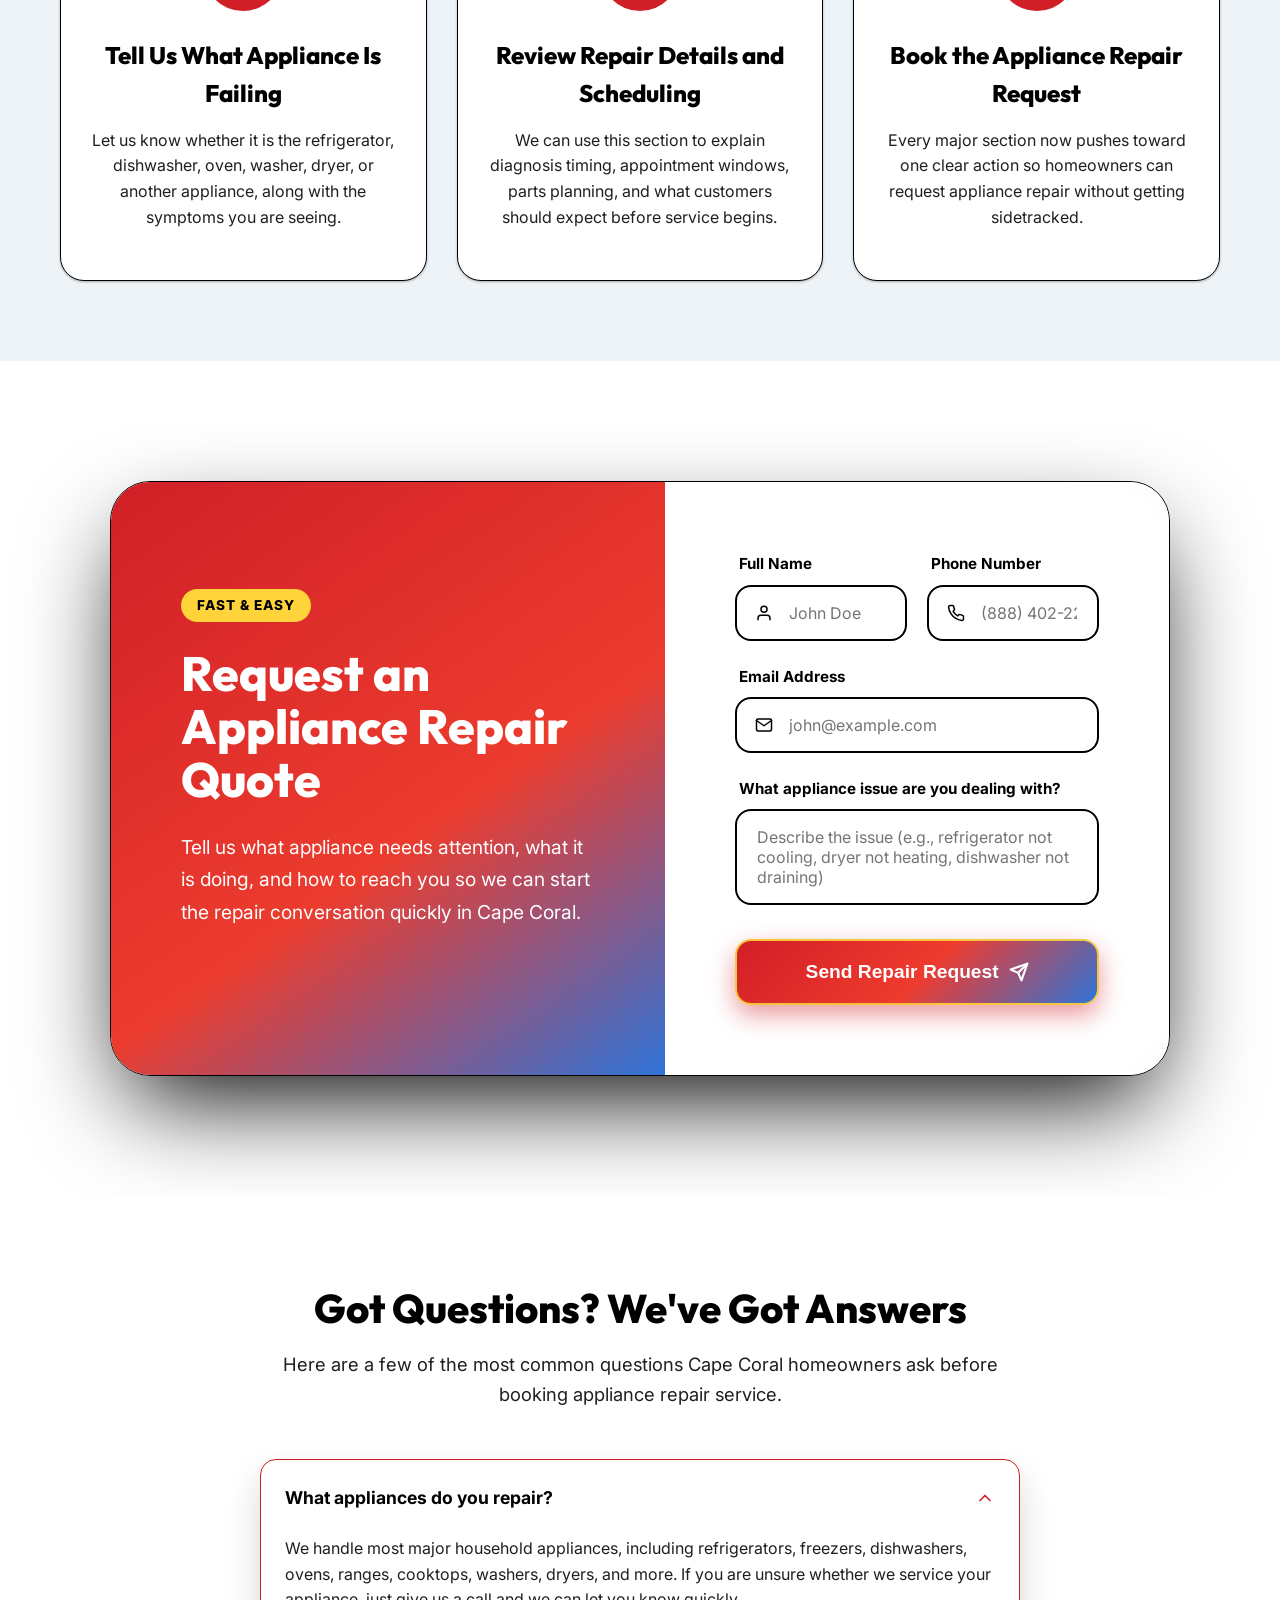
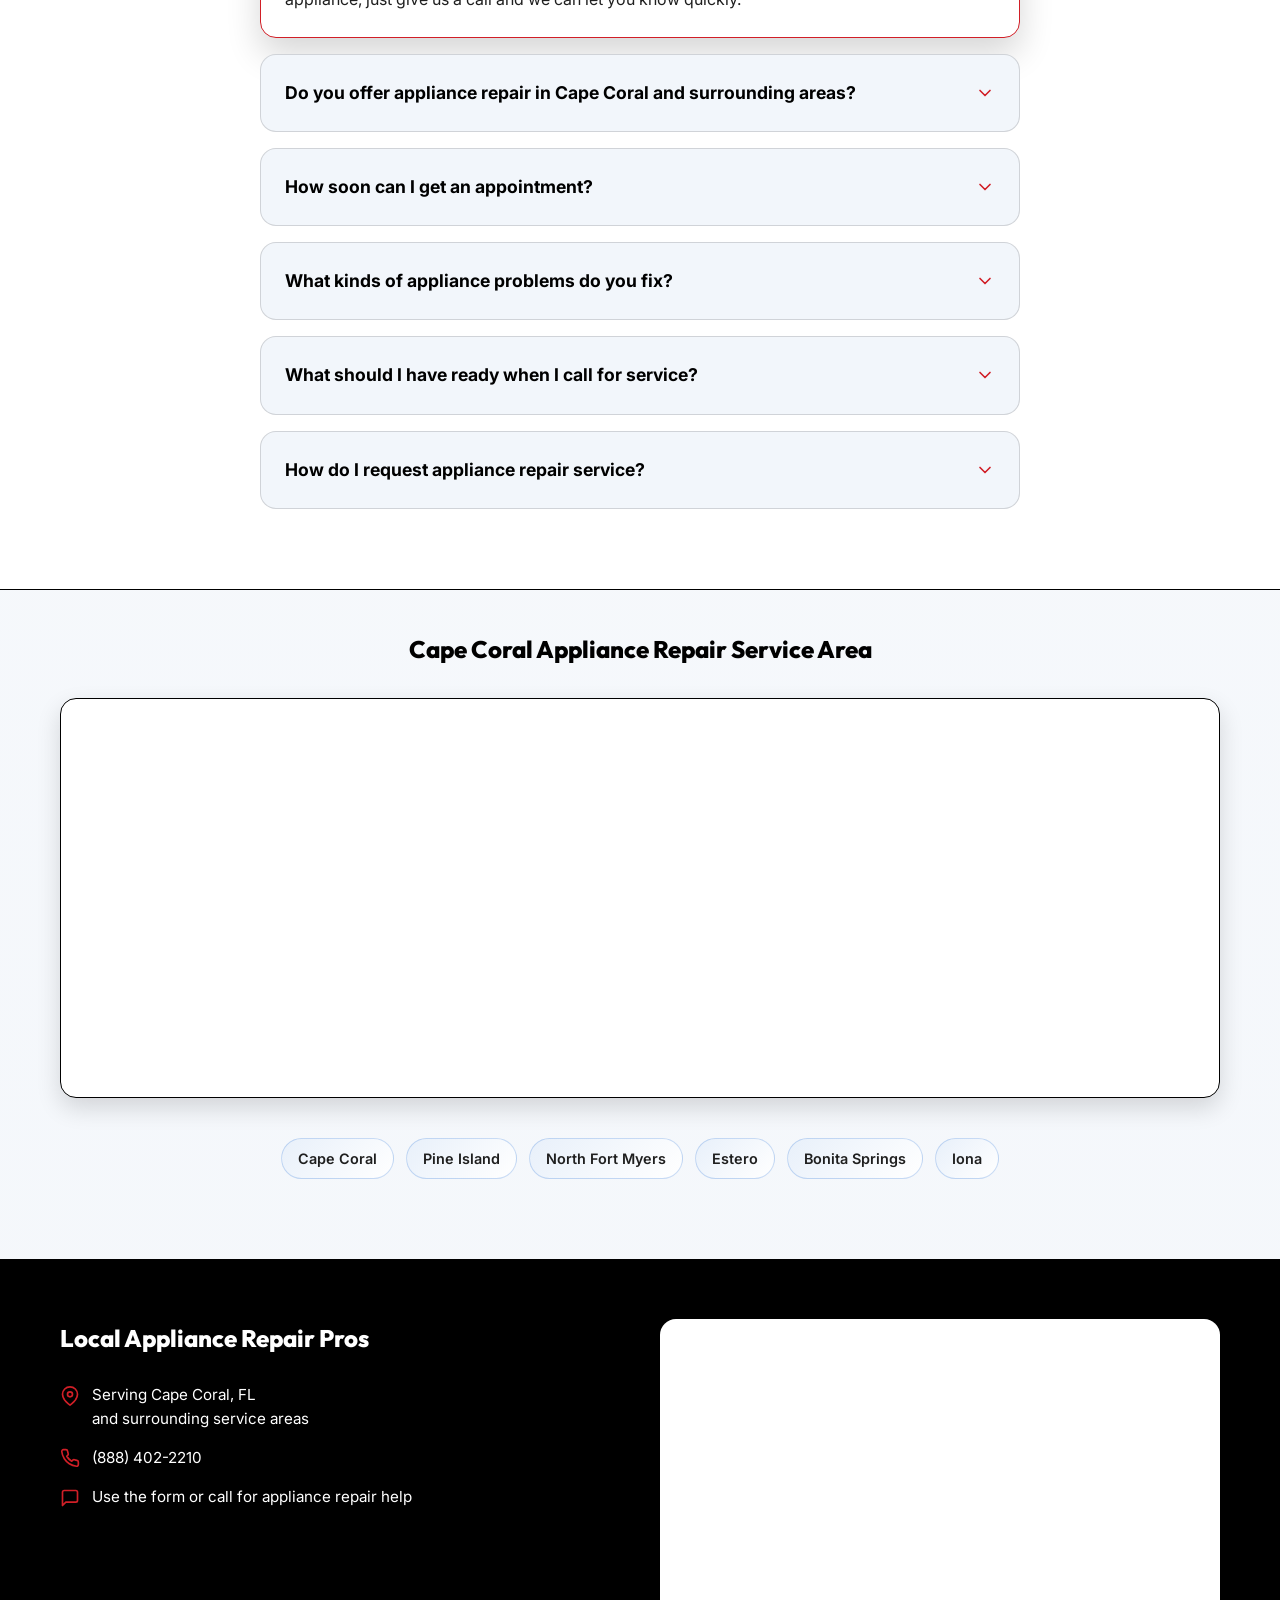
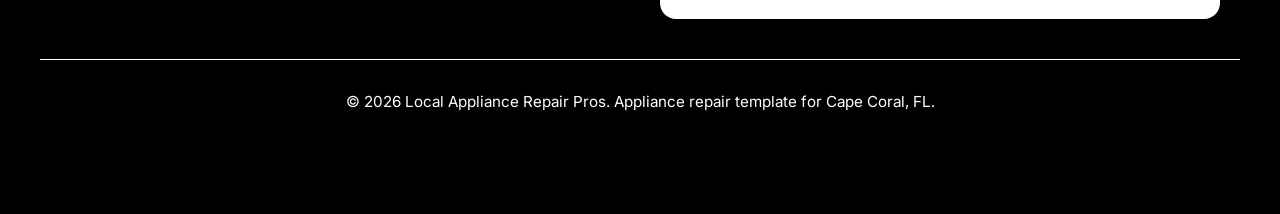
<file: cape-coral.html>
<!DOCTYPE html>
<html lang="en">

<head>
    <!-- Google Tag Manager -->
    <script>(function(w,d,s,l,i){w[l]=w[l]||[];w[l].push({'gtm.start':
    new Date().getTime(),event:'gtm.js'});var f=d.getElementsByTagName(s)[0],
    j=d.createElement(s),dl=l!='dataLayer'?'&l='+l:'';j.async=true;j.src=
    'https://www.googletagmanager.com/gtm.js?id='+i+dl;f.parentNode.insertBefore(j,f);
    })(window,document,'script','dataLayer','GTM-M6Q2LPB6');</script>
    <!-- End Google Tag Manager -->
    <script async src="https://www.googletagmanager.com/gtag/js?id=AW-18150747746"></script>
    <script>
      window.dataLayer = window.dataLayer || [];
      function gtag(){dataLayer.push(arguments);}
      gtag("js", new Date());
      gtag("config", "AW-18150747746");
      gtag("config", "AW-18150747746/WUlqCL2T59EcEOLc-c5D", {
        phone_conversion_number: "(888) 402-2210"
      });

      function gtag_report_conversion(url) {
        var callback = function () {
          if (typeof url !== "undefined") {
            window.location = url;
          }
        };
        gtag("event", "conversion", {
          send_to: "AW-18150747746/WUlqCL2T59EcEOLc-c5D",
          event_callback: callback,
          event_timeout: 2000
        });
        return false;
      }
    </script>
    <meta charset="UTF-8">
    <meta name="viewport" content="width=device-width, initial-scale=1.0">
    <title>Local Appliance Repair Pros | Appliance Repair Cape Coral</title>
    <meta name="description"
        content="Local Appliance Repair Pros provides appliance repair in Cape Coral for refrigerators, ovens, dishwashers, washers, dryers, and other major household appliances.">
    <link rel="stylesheet" href="style.css">
    <link rel="preconnect" href="https://fonts.googleapis.com">
    <link rel="preconnect" href="https://fonts.gstatic.com" crossorigin>
    <link
        href="https://fonts.googleapis.com/css2?family=Inter:wght@400;500;600;700;800&family=Outfit:wght@400;600;700;800&display=swap"
        rel="stylesheet">
    <script type="application/ld+json">
    {
      "@context": "https://schema.org",
      "@type": "LocalBusiness",
      "name": "Local Appliance Repair Pros",
      "image": "local-appliance-repair-pros-logo.webp",
      "url": "https://example.com",
      "telephone": "(888) 402-2210",
      "priceRange": "$$",
      "address": {
        "@type": "PostalAddress",
        "streetAddress": "Cape Coral Service Area",
        "addressLocality": "Cape Coral",
        "addressRegion": "FL",
        "postalCode": "33904",
        "addressCountry": "US"
      },
      "geo": {
        "@type": "GeoCoordinates",
        "latitude": 26.5629,
        "longitude": -81.9495
      },
      "openingHoursSpecification": {
        "@type": "OpeningHoursSpecification",
        "dayOfWeek": [
          "Monday",
          "Tuesday",
          "Wednesday",
          "Thursday",
          "Friday",
          "Saturday"
        ],
        "opens": "08:00",
        "closes": "18:00"
      },
      "sameAs": []
    }
    </script>
</head>

<body>
    <header class="sticky-header">
        <div class="container header-content">
            <div class="logo">
                <img src="local-appliance-repair-pros-logo.webp" alt="Local Appliance Repair Pros logo" class="logo-img">
            </div>
            <div class="header-right">
                <a href="tel:8884022210" onclick="return gtag_report_conversion('tel:8884022210');" class="phone-link header-cta" id="header-call-link">
                    <svg class="phone-icon" viewBox="0 0 24 24" fill="none" stroke="currentColor" stroke-width="2"
                        stroke-linecap="round" stroke-linejoin="round">
                        <path
                            d="M22 16.92v3a2 2 0 0 1-2.18 2 19.79 19.79 0 0 1-8.63-3.07 19.5 19.5 0 0 1-6-6 19.79 19.79 0 0 1-3.07-8.67A2 2 0 0 1 4.11 2h3a2 2 0 0 1 2 1.72 12.84 12.84 0 0 0 .7 2.81 2 2 0 0 1-.45 2.11L8.09 9.91a16 16 0 0 0 6 6l1.27-1.27a2 2 0 0 1 2.11-.45 12.84 12.84 0 0 0 2.81.7A2 2 0 0 1 22 16.92z">
                        </path>
                    </svg>
                    (888) 402-2210
                </a>
            </div>
        </div>
    </header>

    <main id="top">
        <section class="hero-v2">
            <div class="hero-overlay"></div>
            <img src="fort-myers-hero.webp" alt="Aerial view of Cape Coral waterfront" class="hero-bg-img">
            <div class="container hero-container">
                <div class="hero-content">
                    <p style="color: var(--accent-yellow); font-weight: 800; font-size: 1.15rem; margin-bottom: 5px; text-transform: uppercase; letter-spacing: 1px;">Local Appliance Repair Pros</p>
                    <h1 style="margin-top: 0;">Appliance Repair in <span class="highlight">Cape Coral</span></h1>
                    <ul class="hero-subtext" style="list-style: none; padding: 0; text-align: left;">
                        <li style="display: flex; align-items: center; gap: 10px; margin-bottom: 12px; text-align: left;">
                            <svg width="24" height="24" viewBox="0 0 24 24" fill="none" stroke="#ffffff" stroke-width="3" stroke-linecap="round" stroke-linejoin="round" style="flex-shrink: 0;"><polyline points="20 6 9 17 4 12"></polyline></svg>
                            We repair all makes, brands, and models of appliances
                        </li>
                        <li style="display: flex; align-items: center; gap: 10px; margin-bottom: 12px; text-align: left;">
                            <svg width="24" height="24" viewBox="0 0 24 24" fill="none" stroke="#ffffff" stroke-width="3" stroke-linecap="round" stroke-linejoin="round" style="flex-shrink: 0;"><polyline points="20 6 9 17 4 12"></polyline></svg>
                            Same-day appliance repair appointments in Cape Coral
                        </li>
                        <li style="display: flex; align-items: center; gap: 10px; text-align: left;">
                            <svg width="24" height="24" viewBox="0 0 24 24" fill="none" stroke="#ffffff" stroke-width="3" stroke-linecap="round" stroke-linejoin="round" style="flex-shrink: 0;"><polyline points="20 6 9 17 4 12"></polyline></svg>
                            Straightforward service with honest communication
                        </li>
                    </ul>

                    <div class="hero-actions-container">
                        <a href="tel:8884022210" onclick="return gtag_report_conversion('tel:8884022210');" class="btn btn-primary btn-cta-main" id="hero-call-btn">
                            <svg class="phone-icon ring-animation" viewBox="0 0 24 24" fill="none" stroke="currentColor"
                                stroke-width="2" stroke-linecap="round" stroke-linejoin="round">
                                <path
                                    d="M22 16.92v3a2 2 0 0 1-2.18 2 19.79 19.79 0 0 1-8.63-3.07 19.5 19.5 0 0 1-6-6 19.79 19.79 0 0 1-3.07-8.67A2 2 0 0 1 4.11 2h3a2 2 0 0 1 2 1.72 12.84 12.84 0 0 0 .7 2.81 2 2 0 0 1-.45 2.11L8.09 9.91a16 16 0 0 0 6 6l1.27-1.27a2 2 0 0 1 2.11-.45 12.84 12.84 0 0 0 2.81.7A2 2 0 0 1 22 16.92z">
                                </path>
                            </svg>
                            (888) 402-2210
                        </a>
                        <p class="hero-mobile-callout mobile-only">
                            <span class="hero-mobile-callout-line hero-mobile-callout-primary">1-YEAR WARRANTY on parts and labor</span>
                            <span class="hero-mobile-callout-line hero-mobile-callout-secondary">$35 OFF for veterans, seniors, first time customers</span>
                        </p>
                    </div>

                    <div style="margin-top: 8px;">
                        <div style="display: inline-flex; align-items: center; gap: 12px; background: #ffffff; padding: 10px 18px; border-radius: 50px; box-shadow: var(--shadow-md); border: 1px solid #000000;">
                            <div style="width: 36px; height: 36px; background: #fff; border-radius: 50%; box-shadow: 0 2px 5px #000000; display: flex; align-items: center; justify-content: center; flex-shrink: 0;">
                                <svg width="20" height="20" viewBox="0 0 24 24">
                                  <path fill="#4285F4" d="M22.56 12.25c0-.78-.07-1.53-.2-2.25H12v4.26h5.92c-.26 1.37-1.04 2.53-2.21 3.31v2.77h3.57c2.08-1.92 3.28-4.74 3.28-8.09z"/>
                                  <path fill="#34A853" d="M12 23c2.97 0 5.46-.98 7.28-2.66l-3.57-2.77c-.98.66-2.23 1.06-3.71 1.06-2.86 0-5.29-1.93-6.16-4.53H2.18v2.84C3.99 20.53 7.7 23 12 23z"/>
                                  <path fill="#FBBC05" d="M5.84 14.09c-.22-.66-.35-1.36-.35-2.09s.13-1.43.35-2.09V7.07H2.18C1.43 8.55 1 10.22 1 12s.43 3.45 1.18 4.93l3.66-2.84z"/>
                                  <path fill="#EA4335" d="M12 5.38c1.62 0 3.06.56 4.21 1.64l3.15-3.15C17.45 2.09 14.97 1 12 1 7.7 1 3.99 3.47 2.18 7.07l3.66 2.84c.87-2.6 3.3-4.53 6.16-4.53z"/>
                                </svg>
                            </div>
                            <div style="display: flex; flex-direction: column; align-items: flex-start; text-align: left;">
                                <div style="display: flex; gap: 3px; color: #f4b400;">
                                    <svg width="16" height="16" viewBox="0 0 24 24" fill="currentColor"><path d="M12 2L15.09 8.26L22 9.27L17 14.14L18.18 21.02L12 17.77L5.82 21.02L7 14.14L2 9.27L8.91 8.26L12 2Z"/></svg>
                                    <svg width="16" height="16" viewBox="0 0 24 24" fill="currentColor"><path d="M12 2L15.09 8.26L22 9.27L17 14.14L18.18 21.02L12 17.77L5.82 21.02L7 14.14L2 9.27L8.91 8.26L12 2Z"/></svg>
                                    <svg width="16" height="16" viewBox="0 0 24 24" fill="currentColor"><path d="M12 2L15.09 8.26L22 9.27L17 14.14L18.18 21.02L12 17.77L5.82 21.02L7 14.14L2 9.27L8.91 8.26L12 2Z"/></svg>
                                    <svg width="16" height="16" viewBox="0 0 24 24" fill="currentColor"><path d="M12 2L15.09 8.26L22 9.27L17 14.14L18.18 21.02L12 17.77L5.82 21.02L7 14.14L2 9.27L8.91 8.26L12 2Z"/></svg>
                                    <svg width="16" height="16" viewBox="0 0 24 24" fill="currentColor"><path d="M12 2L15.09 8.26L22 9.27L17 14.14L18.18 21.02L12 17.77L5.82 21.02L7 14.14L2 9.27L8.91 8.26L12 2Z"/></svg>
                                </div>
                                <span style="font-size: 0.85rem; font-weight: 700; color: var(--text-main); margin-top: 2px;">Google Reviews <span style="font-weight: 500; color: var(--text-light);">5.0 out of 5 stars</span></span>
                            </div>
                        </div>

                        <div class="desktop-hero-photo desktop-only">
                            <img src="placeholder.svg" alt="Local Appliance Repair Pros technician placeholder" class="desktop-hero-photo-img">
                        </div>

                        <div class="mobile-truck-anim-hero mobile-only truck-trigger">
                            <img src="placeholder.svg" alt="Local Appliance Repair Pros service placeholder" class="truck-img-hero">
                        </div>
                    </div>
                </div>
                <aside class="hero-form-panel desktop-only" aria-label="Request appliance repair">
                    <div class="hero-form-card">
                        <p class="hero-form-kicker">Fast Response</p>
                        <h3>Request Appliance Repair in Cape Coral</h3>
                        <p class="hero-form-copy">Tell us which appliance is giving you trouble, what it is doing, and the best way to reach you so we can follow up about service in Cape Coral.</p>
                        <form data-netlify="true" name="hero-appliance-repair-quote" class="hero-quick-form">
                            <input type="hidden" name="form-name" value="hero-appliance-repair-quote">
                            <label for="hero-name">Full Name</label>
                            <input type="text" id="hero-name" name="name" required placeholder="John Doe">

                            <label for="hero-phone">Phone Number</label>
                            <input type="tel" id="hero-phone" name="phone" required placeholder="(888) 402-2210">

                            <label for="hero-needs">Appliance Problem</label>
                            <textarea id="hero-needs" name="needs" rows="3" required placeholder="Example: refrigerator not cooling, washer not spinning, oven not heating"></textarea>

                            <button type="submit" class="btn btn-primary hero-form-submit">Request My Service Call</button>
                        </form>
                    </div>
                </aside>
                </div>
            </div>
        </section>

        <section class="service-highlights">
            <div class="container">
                <div class="service-highlights-grid">
                    <article class="service-highlight-card">
                        <div class="service-highlight-icon" aria-hidden="true">
                            <svg width="26" height="26" viewBox="0 0 24 24" fill="none" stroke="currentColor" stroke-width="2.2" stroke-linecap="round" stroke-linejoin="round">
                                <path d="M22 16.92v3a2 2 0 0 1-2.18 2 19.79 19.79 0 0 1-8.63-3.07 19.5 19.5 0 0 1-6-6 19.79 19.79 0 0 1-3.07-8.67A2 2 0 0 1 4.11 2h3a2 2 0 0 1 2 1.72 12.84 12.84 0 0 0 .7 2.81 2 2 0 0 1-.45 2.11L8.09 9.91a16 16 0 0 0 6 6l1.27-1.27a2 2 0 0 1 2.11-.45 12.84 12.84 0 0 0 2.81.7A2 2 0 0 1 22 16.92z"></path>
                            </svg>
                        </div>
                        <div class="service-highlight-copy">
                            <h3>Free Phone Quote</h3>
                            <p>Get a clear price range and service scope by phone before we schedule your appliance repair visit.</p>
                        </div>
                    </article>

                    <article class="service-highlight-card">
                        <div class="service-highlight-icon" aria-hidden="true">
                            <svg width="26" height="26" viewBox="0 0 24 24" fill="none" stroke="currentColor" stroke-width="2.2" stroke-linecap="round" stroke-linejoin="round">
                                <circle cx="12" cy="12" r="9"></circle>
                                <polyline points="12 7 12 12 15.5 15.5"></polyline>
                            </svg>
                        </div>
                        <div class="service-highlight-copy">
                            <h3>Typical Response</h3>
                            <p>Usually 15 to 20 minutes, with live scheduling updates when a faster appliance repair opening is available.</p>
                        </div>
                    </article>

                    <article class="service-highlight-card">
                        <div class="service-highlight-icon" aria-hidden="true">
                            <svg width="26" height="26" viewBox="0 0 24 24" fill="none" stroke="currentColor" stroke-width="2.2" stroke-linecap="round" stroke-linejoin="round">
                                <path d="M12 22s8-4 8-10V5l-8-3-8 3v7c0 6 8 10 8 10z"></path>
                            </svg>
                        </div>
                        <div class="service-highlight-copy">
                            <h3>24/7 Dispatch</h3>
                            <p>Available nights, weekends, and holidays when you need urgent help for a refrigerator, washer, dryer, or other major appliance.</p>
                        </div>
                    </article>
                </div>
            </div>
        </section>

        <section class="appliance-strip">
            <div class="container">
                <div class="appliance-strip-inner">
                    <h3>Appliances We Repair</h3>
                    <div class="appliance-strip-grid">
                        <div class="appliance-pill">
                            <svg width="28" height="28" viewBox="0 0 24 24" fill="none" stroke="currentColor" stroke-width="1.9" stroke-linecap="round" stroke-linejoin="round">
                                <rect x="4" y="3" width="16" height="18" rx="2"></rect>
                                <path d="M8 7h8"></path>
                                <path d="M8 11h8"></path>
                                <path d="M9 15h6"></path>
                            </svg>
                            <span>Dishwasher</span>
                        </div>
                        <div class="appliance-pill">
                            <svg width="28" height="28" viewBox="0 0 24 24" fill="none" stroke="currentColor" stroke-width="1.9" stroke-linecap="round" stroke-linejoin="round">
                                <rect x="5" y="3" width="14" height="18" rx="2"></rect>
                                <circle cx="12" cy="10" r="3.5"></circle>
                                <path d="M8 6h.01"></path>
                                <path d="M16 6h.01"></path>
                            </svg>
                            <span>Dryer</span>
                        </div>
                        <div class="appliance-pill">
                            <svg width="28" height="28" viewBox="0 0 24 24" fill="none" stroke="currentColor" stroke-width="1.9" stroke-linecap="round" stroke-linejoin="round">
                                <rect x="6" y="2.5" width="12" height="19" rx="2"></rect>
                                <path d="M9 6h6"></path>
                                <path d="M9 10h6"></path>
                                <path d="M9 14h6"></path>
                            </svg>
                            <span>Fridge</span>
                        </div>
                        <div class="appliance-pill">
                            <svg width="28" height="28" viewBox="0 0 24 24" fill="none" stroke="currentColor" stroke-width="1.9" stroke-linecap="round" stroke-linejoin="round">
                                <rect x="5" y="3" width="14" height="18" rx="2"></rect>
                                <circle cx="12" cy="12" r="4"></circle>
                                <path d="M8 6h.01"></path>
                                <path d="M16 6h.01"></path>
                            </svg>
                            <span>Washing Machine</span>
                        </div>
                        <div class="appliance-pill">
                            <svg width="28" height="28" viewBox="0 0 24 24" fill="none" stroke="currentColor" stroke-width="1.9" stroke-linecap="round" stroke-linejoin="round">
                                <rect x="5" y="4" width="14" height="16" rx="2"></rect>
                                <path d="M8 8h8"></path>
                                <path d="M8 12h8"></path>
                                <path d="M9 17h6"></path>
                            </svg>
                            <span>Stove</span>
                        </div>
                    </div>
                </div>
            </div>
        </section>

        <section class="team-gallery" style="background: var(--white); padding: 70px 0;">
            <div class="container">
                <div class="section-header" style="margin-bottom: 40px;">
                    <h2>See Our Cape Coral Appliance Repair Team at Work</h2>
                </div>
                <div class="team-grid">
                    <div class="team-item"><img src="team-photo-1.webp" alt="Wall oven repair setup in a Cape Coral home" style="position: absolute; top: 0; left: 0; width: 100%; height: 100%; object-fit: cover;"></div>
                    <div class="team-item"><img src="team-photo-2.webp" alt="Appliance control replacement during stove repair" style="position: absolute; top: 0; left: 0; width: 100%; height: 100%; object-fit: cover;"></div>
                    <div class="team-item"><img src="team-photo-3.jpeg" alt="Technician holding a replacement appliance control board" style="position: absolute; top: 0; left: 0; width: 100%; height: 100%; object-fit: cover;"></div>
                    <div class="team-item"><img src="team-photo-4.jpeg" alt="Technician working on a washing machine repair" style="position: absolute; top: 0; left: 0; width: 100%; height: 100%; object-fit: cover;"></div>
                    <div class="team-item"><img src="team-photo-5.jpeg" alt="Refrigerator repair diagnostics in progress" style="position: absolute; top: 0; left: 0; width: 100%; height: 100%; object-fit: cover;"></div>
                    <div class="team-item"><img src="team-photo-6.jpeg" alt="Replacement washer control panel ready for installation" style="position: absolute; top: 0; left: 0; width: 100%; height: 100%; object-fit: cover;"></div>
                    <div class="team-item"><img src="team-photo-7.webp" alt="Technician servicing an appliance with tools on site" style="position: absolute; top: 0; left: 0; width: 100%; height: 100%; object-fit: cover;"></div>
                    <div class="team-item"><img src="team-photo-8.webp" alt="Inside view of a refrigerator during component replacement" style="position: absolute; top: 0; left: 0; width: 100%; height: 100%; object-fit: cover;"></div>
                </div>
            </div>
        </section>

        <section id="reviews" class="reviews">
            <div class="container">
                <div class="section-header" style="display: flex; flex-direction: column; align-items: center;">
                    <h2>See What People Have to Say About Our Cape Coral Appliance Repair</h2>
                </div>

                <div class="reviews-grid-v2">
                    <img src="review-kristin-lane.png" alt="Local Appliance Repair Pros review from Kristin Lane" class="review-img-v2">
                    <img src="review-tom-colvin.png" alt="Local Appliance Repair Pros review from Tom Colvin" class="review-img-v2">
                    <img src="review-tina-jelic.png" alt="Local Appliance Repair Pros review from Tina Jelic" class="review-img-v2">
                    <img src="review-rob-c.png" alt="Local Appliance Repair Pros review from Rob C" class="review-img-v2">
                    <img src="review-dennis-caruso.png" alt="Local Appliance Repair Pros review from Dennis Caruso" class="review-img-v2">
                    <img src="review-bj-merket.png" alt="Local Appliance Repair Pros review from B.J. Merket" class="review-img-v2">
                </div>

                <div style="display: flex; flex-wrap: wrap; justify-content: center; gap: 14px; margin-top: 40px; margin-bottom: 20px;">
                    <a href="#top" class="btn btn-primary" id="reviews-call-btn">Get an Appliance Repair Quote</a>
                </div>
            </div>
        </section>

        <section class="why-pick-v3">
            <div class="blob-1"></div>
            <div class="blob-2"></div>

            <div class="container" style="position: relative; z-index: 2;">
                <div class="section-header-v3">
                    <p class="subtitle-v3">Trusted Cape Coral Appliance Repair</p>
                    <h2 class="title-v3">Here's Why Cape Coral Homeowners Choose Local Appliance Repair Pros</h2>
                    <div class="divider-v3"></div>
                </div>

                <div class="feature-grid-v3">
                    <div class="feature-card-v3 reveal">
                        <div class="icon-box-v3">
                            <svg width="32" height="32" viewBox="0 0 24 24" fill="none" stroke="#ffffff" stroke-width="2.5" stroke-linecap="round" stroke-linejoin="round">
                                <rect x="4" y="3" width="16" height="18" rx="2"/><line x1="8" y1="7" x2="16" y2="7"/><line x1="8" y1="11" x2="16" y2="11"/>
                            </svg>
                        </div>
                        <h3 class="card-title-v3">Fast, Same-Day Service</h3>
                        <p class="card-text-v3">We know a broken appliance throws off your whole day. That is why we offer same-day and next-day appointments across Cape Coral so you are not waiting around for days.</p>
                    </div>

                    <div class="feature-card-v3 reveal" style="transition-delay: 0.1s;">
                        <div class="icon-box-v3">
                            <svg width="32" height="32" viewBox="0 0 24 24" fill="none" stroke="#ffffff" stroke-width="2.5" stroke-linecap="round" stroke-linejoin="round">
                                <line x1="12" y1="1" x2="12" y2="23"/><path d="M17 5H9.5a3.5 3.5 0 0 0 0 7h5a3.5 3.5 0 0 1 0 7H6"/>
                            </svg>
                        </div>
                        <h3 class="card-title-v3">Honest, Upfront Pricing</h3>
                        <p class="card-text-v3">No guessing, no surprise invoices. You'll know exactly what the repair costs before any work begins.</p>
                    </div>

                    <div class="feature-card-v3 reveal" style="transition-delay: 0.2s;">
                        <div class="icon-box-v3">
                            <svg width="32" height="32" viewBox="0 0 24 24" fill="none" stroke="#ffffff" stroke-width="2.5" stroke-linecap="round" stroke-linejoin="round">
                                <path d="M12 3v18"/><path d="M5 8h14"/><path d="M7 21h10"/>
                            </svg>
                        </div>
                        <h3 class="card-title-v3">We Fix All Major Appliances</h3>
                        <p class="card-text-v3">Refrigerator, dishwasher, oven, washer, dryer. If it's broken, we fix it. All major brands covered including Samsung, LG, Whirlpool, GE, and more.</p>
                    </div>
                </div>

                <div style="display: flex; flex-wrap: wrap; justify-content: center; gap: 14px; margin-top: 50px;">
                    <a href="#top" class="btn btn-primary" id="why-pick-call-btn">Request a Quote</a>
                </div>
            </div>
        </section>

        <section class="final-cta" style="padding: 60px 20px 100px;">
            <div class="container" style="background: #111111; border-radius: 32px; padding: 70px 30px; text-align: center; box-shadow: 0 20px 40px #000000; position: relative; overflow: hidden; max-width: 900px; margin: 0 auto;">
                <h2 style="color: var(--white); position: relative; z-index: 2; line-height: 1.1;">Need Fast, Reliable Appliance Repair in Cape Coral?</h2>
                <p style="color: #ffffff; position: relative; z-index: 2; max-width: 600px; margin: 0 auto 40px auto; font-size: 1.35rem;">From refrigerators and dishwashers to ovens, washers, and dryers, Local Appliance Repair Pros delivers dependable service that gets your home back on track.</p>
                <div style="position: relative; z-index: 2; display: flex; flex-wrap: wrap; align-items: center; justify-content: center; gap: 16px;">
                    <a href="tel:8884022210" onclick="return gtag_report_conversion('tel:8884022210');" class="btn btn-primary btn-large" id="final-call-btn" style="padding: 22px 50px; border-radius: 50px; display: inline-flex; align-items: center; gap: 16px; box-shadow: 0 10px 30px #7f0f14; font-size: 1.35rem;">
                        (888) 402-2210
                    </a>
                </div>
            </div>
        </section>

        <section class="process" style="padding: 80px 0; background: var(--bg-light);">
            <div class="container">
                <div class="section-header" style="text-align: center; margin-bottom: 60px;">
                    <h2 style="font-size: 2.8rem; color: var(--primary);">How Our Appliance Repair Process Works</h2>
                    <p style="color: var(--text-light); font-size: 1.15rem; max-width: 600px; margin: 10px auto 0;">From the first call to the finished repair, this section explains a clear appliance service experience for Cape Coral homeowners.</p>
                </div>

                <div style="display: grid; grid-template-columns: repeat(auto-fit, minmax(300px, 1fr)); gap: 30px; position: relative;">
                    <div style="background: var(--white); padding: 50px 30px; border-radius: 24px; text-align: center; box-shadow: var(--shadow-sm); border: 1px solid #000000; transition: transform 0.3s ease;">
                        <div style="width: 80px; height: 80px; background: #d11f27; color: #ffffff; border-radius: 50%; display: flex; align-items: center; justify-content: center; font-size: 2.2rem; margin: 0 auto 25px; font-weight: 800; font-family: 'Outfit', sans-serif;">1</div>
                        <h3 style="font-size: 1.5rem; margin-bottom: 15px; color: var(--primary);">Tell Us What Appliance Is Failing</h3>
                        <p style="color: var(--text-light); line-height: 1.6;">Let us know whether it is the refrigerator, dishwasher, oven, washer, dryer, or another appliance, along with the symptoms you are seeing.</p>
                    </div>

                    <div style="background: var(--white); padding: 50px 30px; border-radius: 24px; text-align: center; box-shadow: var(--shadow-sm); border: 1px solid #000000; transition: transform 0.3s ease;">
                        <div style="width: 80px; height: 80px; background: #d11f27; color: #ffffff; border-radius: 50%; display: flex; align-items: center; justify-content: center; font-size: 2.2rem; margin: 0 auto 25px; font-weight: 800; font-family: 'Outfit', sans-serif;">2</div>
                        <h3 style="font-size: 1.5rem; margin-bottom: 15px; color: var(--primary);">Review Repair Details and Scheduling</h3>
                        <p style="color: var(--text-light); line-height: 1.6;">We can use this section to explain diagnosis timing, appointment windows, parts planning, and what customers should expect before service begins.</p>
                    </div>

                    <div style="background: var(--white); padding: 50px 30px; border-radius: 24px; text-align: center; box-shadow: var(--shadow-sm); border: 1px solid #000000; transition: transform 0.3s ease;">
                        <div style="width: 80px; height: 80px; background: #d11f27; color: #ffffff; border-radius: 50%; display: flex; align-items: center; justify-content: center; font-size: 2.2rem; margin: 0 auto 25px; font-weight: 800; font-family: 'Outfit', sans-serif;">3</div>
                        <h3 style="font-size: 1.5rem; margin-bottom: 15px; color: var(--primary);">Book the Appliance Repair Request</h3>
                        <p style="color: var(--text-light); line-height: 1.6;">Every major section now pushes toward one clear action so homeowners can request appliance repair without getting sidetracked.</p>
                    </div>
                </div>
            </div>
        </section>

        <section id="quote-form" class="quote-form-section-v2">
            <div class="container container-medium">
                <div class="form-wrapper-v2">
                    <div class="form-grid-v2">
                        <div class="form-content-v2">
                            <span class="form-tag">Fast & Easy</span>
                            <h2 class="form-title">Request an <span class="highlight">Appliance Repair Quote</span></h2>
                            <p class="form-description">Tell us what appliance needs attention, what it is doing, and how to reach you so we can start the repair conversation quickly in Cape Coral.</p>

                        </div>

                        <div class="form-container-v2">
                            <form id="lead-form" data-netlify="true" name="appliance-repair-quote" class="premium-form">
                                <input type="hidden" name="form-name" value="appliance-repair-quote">
                                <div class="input-row">
                                    <div class="input-field">
                                        <label for="name">Full Name</label>
                                        <div class="input-wrapper">
                                            <svg class="input-icon" width="18" height="18" viewBox="0 0 24 24" fill="none" stroke="currentColor" stroke-width="2" stroke-linecap="round" stroke-linejoin="round"><path d="M20 21v-2a4 4 0 0 0-4-4H8a4 4 0 0 0-4 4v2"></path><circle cx="12" cy="7" r="4"></circle></svg>
                                            <input type="text" id="name" name="name" required placeholder="John Doe">
                                        </div>
                                    </div>
                                    <div class="input-field">
                                        <label for="phone">Phone Number</label>
                                        <div class="input-wrapper">
                                            <svg class="input-icon" width="18" height="18" viewBox="0 0 24 24" fill="none" stroke="currentColor" stroke-width="2" stroke-linecap="round" stroke-linejoin="round"><path d="M22 16.92v3a2 2 0 0 1-2.18 2 19.79 19.79 0 0 1-8.63-3.07 19.5 19.5 0 0 1-6-6 19.79 19.79 0 0 1-3.07-8.67A2 2 0 0 1 4.11 2h3a2 2 0 0 1 2 1.72 12.84 12.84 0 0 0 .7 2.81 2 2 0 0 1-.45 2.11L8.09 9.91a16 16 0 0 0 6 6l1.27-1.27a2 2 0 0 1 2.11-.45 12.84 12.84 0 0 0 2.81.7A2 2 0 0 1 22 16.92z"></path></svg>
                                            <input type="tel" id="phone" name="phone" required placeholder="(888) 402-2210">
                                        </div>
                                    </div>
                                </div>
                                <div class="input-field">
                                    <label for="email">Email Address</label>
                                    <div class="input-wrapper">
                                        <svg class="input-icon" width="18" height="18" viewBox="0 0 24 24" fill="none" stroke="currentColor" stroke-width="2" stroke-linecap="round" stroke-linejoin="round"><path d="M4 4h16c1.1 0 2 .9 2 2v12c0 1.1-.9 2-2 2H4c-1.1 0-2-.9-2-2V6c0-1.1.9-2 2-2z"></path><polyline points="22,6 12,13 2,6"></polyline></svg>
                                        <input type="email" id="email" name="email" required placeholder="john@example.com">
                                    </div>
                                </div>
                                <div class="input-field">
                                    <label for="needs">What appliance issue are you dealing with?</label>
                                    <div class="input-wrapper">
                                        <textarea id="needs" name="needs" rows="3" required placeholder="Describe the issue (e.g., refrigerator not cooling, dryer not heating, dishwasher not draining)"></textarea>
                                    </div>
                                </div>
                                <button type="submit" class="btn btn-primary submit-btn-v2">
                                    <span>Send Repair Request</span>
                                    <svg width="20" height="20" viewBox="0 0 24 24" fill="none" stroke="currentColor" stroke-width="2.5" stroke-linecap="round" stroke-linejoin="round"><line x1="22" y1="2" x2="11" y2="13"></line><polygon points="22 2 15 22 11 13 2 9 22 2"></polygon></svg>
                                </button>
                            </form>
                        </div>
                    </div>
                </div>
            </div>
        </section>

        <div id="success-modal" class="modal">
            <div class="modal-content">
                <div class="modal-header">
                    <span class="close-modal">&times;</span>
                </div>
                <div class="modal-body" style="text-align: center; padding: 20px 10px 40px;">
                    <div class="success-icon">✓</div>
                    <h3 style="font-size: 2rem; color: var(--primary); margin-bottom: 15px;">Request Received!</h3>
                    <p style="font-size: 1.15rem; color: var(--text-light); line-height: 1.6; max-width: 430px; margin: 0 auto 30px;">Thanks for submitting your form. We'll reach out in the next couple minutes.</p>
                    <button class="btn btn-primary close-modal-btn" style="width: 100%; border-radius: 50px; padding: 15px;">Awesome, Got it</button>
                </div>
            </div>
        </div>

        <section class="faq-section" style="padding: 80px 0; background: var(--white);">
            <div class="container" style="max-width: 800px;">
                <div class="section-header" style="text-align: center; margin-bottom: 50px;">
                    <h2 style="font-size: 2.5rem; color: var(--primary);">Got Questions? We've Got Answers</h2>
                    <p style="color: var(--text-light); font-size: 1.15rem; margin-top: 10px;">Here are a few of the most common questions Cape Coral homeowners ask before booking appliance repair service.</p>
                </div>

                <div class="faq-accordion">
                    <details class="faq-item" name="faq" open>
                        <summary class="faq-question">
                            What appliances do you repair?
                            <svg class="faq-icon" viewBox="0 0 24 24" fill="none" stroke="currentColor" stroke-width="2" stroke-linecap="round" stroke-linejoin="round"><polyline points="6 9 12 15 18 9"></polyline></svg>
                        </summary>
                        <div class="faq-answer">
                            <p>We handle most major household appliances, including refrigerators, freezers, dishwashers, ovens, ranges, cooktops, washers, dryers, and more. If you are unsure whether we service your appliance, just give us a call and we can let you know quickly.</p>
                        </div>
                    </details>

                    <details class="faq-item" name="faq">
                        <summary class="faq-question">
                            Do you offer appliance repair in Cape Coral and surrounding areas?
                            <svg class="faq-icon" viewBox="0 0 24 24" fill="none" stroke="currentColor" stroke-width="2" stroke-linecap="round" stroke-linejoin="round"><polyline points="6 9 12 15 18 9"></polyline></svg>
                        </summary>
                        <div class="faq-answer">
                            <p>Yes. We focus on Cape Coral and nearby communities so we can provide faster scheduling, dependable arrival windows, and local service you can count on.</p>
                        </div>
                    </details>

                    <details class="faq-item" name="faq">
                        <summary class="faq-question">
                            How soon can I get an appointment?
                            <svg class="faq-icon" viewBox="0 0 24 24" fill="none" stroke="currentColor" stroke-width="2" stroke-linecap="round" stroke-linejoin="round"><polyline points="6 9 12 15 18 9"></polyline></svg>
                        </summary>
                        <div class="faq-answer">
                            <p>In many cases, same-day or next-day appointments may be available depending on the schedule and the type of repair needed. The best way to check availability is to call or submit the form with your appliance issue.</p>
                        </div>
                    </details>

                    <details class="faq-item" name="faq">
                        <summary class="faq-question">
                            What kinds of appliance problems do you fix?
                            <svg class="faq-icon" viewBox="0 0 24 24" fill="none" stroke="currentColor" stroke-width="2" stroke-linecap="round" stroke-linejoin="round"><polyline points="6 9 12 15 18 9"></polyline></svg>
                        </summary>
                        <div class="faq-answer">
                            <p>We help with many of the most common issues homeowners run into, including refrigerators not cooling, dryers not heating, washers not spinning, dishwashers not draining, ovens not heating, strange noises, leaks, and other performance problems.</p>
                        </div>
                    </details>

                    <details class="faq-item" name="faq">
                        <summary class="faq-question">
                            What should I have ready when I call for service?
                            <svg class="faq-icon" viewBox="0 0 24 24" fill="none" stroke="currentColor" stroke-width="2" stroke-linecap="round" stroke-linejoin="round"><polyline points="6 9 12 15 18 9"></polyline></svg>
                        </summary>
                        <div class="faq-answer">
                            <p>It helps to know the appliance type, brand, model if available, and what symptoms you are seeing. If you already have photos or an error code, that can make it even easier to understand the issue before the appointment.</p>
                        </div>
                    </details>

                    <details class="faq-item" name="faq">
                        <summary class="faq-question">
                            How do I request appliance repair service?
                            <svg class="faq-icon" viewBox="0 0 24 24" fill="none" stroke="currentColor" stroke-width="2" stroke-linecap="round" stroke-linejoin="round"><polyline points="6 9 12 15 18 9"></polyline></svg>
                        </summary>
                        <div class="faq-answer">
                            <p>You can call <a href="tel:8884022210" onclick="return gtag_report_conversion('tel:8884022210');">(888) 402-2210</a> or use the form on this page to tell us what appliance is giving you trouble. From there, we can talk through the issue and help you schedule the next step.</p>
                        </div>
                    </details>
                </div>
            </div>
        </section>

        <section class="service-areas">
            <div class="container">
                <h3>Cape Coral Appliance Repair Service Area</h3>
                <div class="map-container" style="display: flex; align-items: center; justify-content: center; min-height: 300px; background: #ffffff; border-radius: 16px; border: 1px solid #000000; box-shadow: var(--shadow-md); overflow: hidden;">
                    <iframe src="https://www.google.com/maps?q=Cape+Coral,+FL&output=embed" width="600" height="450" style="border:0; width: 100%; min-height: 360px;" allowfullscreen="" loading="lazy" referrerpolicy="no-referrer-when-downgrade"></iframe>
                </div>
                <div class="tags">
                    <span class="tag">Cape Coral</span>
                    <span class="tag">Pine Island</span>
                    <span class="tag">North Fort Myers</span>
                    <span class="tag">Estero</span>
                    <span class="tag">Bonita Springs</span>
                    <span class="tag">Iona</span>
                </div>
            </div>
        </section>
    </main>

    <footer style="padding: 60px 0 100px; background: var(--primary); color: #ffffff; font-size: 0.95rem;">
        <div class="container" style="display: grid; grid-template-columns: repeat(auto-fit, minmax(300px, 1fr)); gap: 40px; margin-bottom: 40px; text-align: left;">
            <div class="footer-contact">
                <h3 style="color: var(--white); font-size: 1.5rem; margin-bottom: 25px;">Local Appliance Repair Pros</h3>
                <p style="margin-bottom: 15px; display: flex; align-items: flex-start; gap: 12px;">
                    <svg width="20" height="20" viewBox="0 0 24 24" fill="none" stroke="currentColor" stroke-width="2" stroke-linecap="round" stroke-linejoin="round" style="flex-shrink: 0; margin-top: 3px; color: var(--accent);"><path d="M21 10c0 7-9 13-9 13s-9-6-9-13a9 9 0 0 1 18 0z"></path><circle cx="12" cy="10" r="3"></circle></svg>
                    <span>Serving Cape Coral, FL<br>and surrounding service areas</span>
                </p>
                <p style="margin-bottom: 15px; display: flex; align-items: center; gap: 12px;">
                    <svg width="20" height="20" viewBox="0 0 24 24" fill="none" stroke="currentColor" stroke-width="2" stroke-linecap="round" stroke-linejoin="round" style="flex-shrink: 0; color: var(--accent);"><path d="M22 16.92v3a2 2 0 0 1-2.18 2 19.79 19.79 0 0 1-8.63-3.07 19.5 19.5 0 0 1-6-6 19.79 19.79 0 0 1-3.07-8.67A2 2 0 0 1 4.11 2h3a2 2 0 0 1 2 1.72 12.84 12.84 0 0 0 .7 2.81 2 2 0 0 1-.45 2.11L8.09 9.91a16 16 0 0 0 6 6l1.27-1.27a2 2 0 0 1 2.11-.45 12.84 12.84 0 0 0 2.81.7A2 2 0 0 1 22 16.92z"></path></svg>
                    <a href="tel:8884022210" onclick="return gtag_report_conversion('tel:8884022210');" style="color: inherit; text-decoration: none;">(888) 402-2210</a>
                </p>
                <p style="margin-bottom: 0; display: flex; align-items: center; gap: 12px;">
                    <svg width="20" height="20" viewBox="0 0 24 24" fill="none" stroke="currentColor" stroke-width="2" stroke-linecap="round" stroke-linejoin="round" style="flex-shrink: 0; color: var(--accent);"><path d="M21 15a2 2 0 0 1-2 2H7l-4 4V5a2 2 0 0 1 2-2h14a2 2 0 0 1 2 2z"></path></svg>
                    <span>Use the form or call for appliance repair help</span>
                </p>
            </div>

            <div class="footer-map" style="border-radius: 16px; overflow: hidden; box-shadow: 0 10px 30px #000000; background: #ffffff; color: #000000; display: flex; align-items: center; justify-content: center; min-height: 250px;">
                <iframe src="https://www.google.com/maps?q=Cape+Coral,+FL&output=embed" width="400" height="300" style="border:0; width: 100%; height: 100%; min-height: 300px;" allowfullscreen="" loading="lazy" referrerpolicy="no-referrer-when-downgrade"></iframe>
            </div>
        </div>
        <div class="container" style="text-align: center; border-top: 1px solid #ffffff; padding-top: 30px;">
            <p>&copy; 2026 Local Appliance Repair Pros. Appliance repair template for Cape Coral, FL.</p>
        </div>
    </footer>

    <div class="mobile-cta-bar" id="mobile-scroll-trigger">
        <div style="display: flex; gap: 10px;">
            <a href="tel:8884022210" onclick="return gtag_report_conversion('tel:8884022210');" class="btn btn-primary btn-full" id="mobile-call-btn">
                <svg class="phone-icon ring-animation" viewBox="0 0 24 24" fill="none" stroke="currentColor"
                    stroke-width="2" stroke-linecap="round" stroke-linejoin="round">
                    <path
                        d="M22 16.92v3a2 2 0 0 1-2.18 2 19.79 19.79 0 0 1-8.63-3.07 19.5 19.5 0 0 1-6-6 19.79 19.79 0 0 1-3.07-8.67A2 2 0 0 1 4.11 2h3a2 2 0 0 1 2 1.72 12.84 12.84 0 0 0 .7 2.81 2 2 0 0 1-.45 2.11L8.09 9.91a16 16 0 0 0 6 6l1.27-1.27a2 2 0 0 1 2.11-.45 12.84 12.84 0 0 0 2.81.7A2 2 0 0 1 22 16.92z">
                    </path>
                </svg>
                (888) 402-2210
            </a>
        </div>
    </div>

    <script>
        document.addEventListener("DOMContentLoaded", function() {
            const observerOptions = {
                threshold: 0.05,
                rootMargin: "0px 0px 20px 0px"
            };

            const observer = new IntersectionObserver((entries) => {
                entries.forEach(entry => {
                    if (entry.isIntersecting) {
                        entry.target.classList.add("in-view");
                        observer.unobserve(entry.target);
                    }
                });
            }, observerOptions);

            document.querySelectorAll(".reveal, .truck-trigger").forEach(el => {
                observer.observe(el);
            });

            const mobileCta = document.querySelector(".mobile-cta-bar");
            if (mobileCta) {
                window.addEventListener("scroll", function() {
                    if (window.scrollY > 300) {
                        mobileCta.classList.add("is-visible");
                    } else {
                        mobileCta.classList.remove("is-visible");
                    }
                }, { passive: true });
            }

            document.querySelectorAll("a[href='#quote-form']").forEach((link) => {
                link.addEventListener("click", (event) => {
                    event.preventDefault();
                    const targetForm = document.getElementById("quote-form");
                    if (targetForm) {
                        targetForm.scrollIntoView({ behavior: "smooth", block: "start" });
                    }
                });
            });

            const modal = document.getElementById("success-modal");
            const closeButtons = document.querySelectorAll(".close-modal, .close-modal-btn");

            document.querySelectorAll("form[data-netlify='true']").forEach((form) => {
                form.addEventListener("submit", function(e) {
                    e.preventDefault();

                    const formData = new FormData(form);
                    fetch("/", {
                        method: "POST",
                        body: new URLSearchParams(formData).toString(),
                        headers: { "Content-Type": "application/x-www-form-urlencoded" }
                    })
                    .then(() => {
                        document.body.setAttribute("data-form-status", "form_submit");
                        window.dispatchEvent(new CustomEvent("form_submit", {
                            detail: { formName: form.getAttribute("name") || "netlify-form" }
                        }));

                        if (window.dataLayer && Array.isArray(window.dataLayer)) {
                            window.dataLayer.push({
                                event: "form_submit",
                                form_name: form.getAttribute("name") || "netlify-form"
                            });
                        }

                        modal.style.display = "block";
                        document.body.style.overflow = "hidden";
                        form.reset();
                    })
                    .catch((error) => {
                        console.error("Error submitting form:", error);
                    });
                });
            });

            closeButtons.forEach(btn => {
                btn.addEventListener("click", () => {
                    modal.style.display = "none";
                    document.body.style.overflow = "auto";
                });
            });

            window.addEventListener("click", (event) => {
                if (event.target == modal) {
                    modal.style.display = "none";
                    document.body.style.overflow = "auto";
                }
            });
        });
    </script>

    <div class="desktop-cta-container desktop-only">
        <a href="tel:8884022210" onclick="return gtag_report_conversion('tel:8884022210');" class="floating-cta-v2">
            <span class="cta-pulse"></span>
            <svg width="20" height="20" viewBox="0 0 24 24" fill="none" stroke="currentColor" stroke-width="2.5" stroke-linecap="round" stroke-linejoin="round" style="margin-right: 8px;"><path d="M22 16.92v3a2 2 0 0 1-2.18 2 19.79 19.79 0 0 1-8.63-3.07 19.5 19.5 0 0 1-6-6 19.79 19.79 0 0 1-3.07-8.67A2 2 0 0 1 4.11 2h3a2 2 0 0 1 2 1.72 12.84 12.84 0 0 0 .7 2.81 2 2 0 0 1-.45 2.11L8.09 9.91a16 16 0 0 0 6 6l1.27-1.27a2 2 0 0 1 2.11-.45 12.84 12.84 0 0 0 2.81.7A2 2 0 0 1 22 16.92z"></path></svg>
            (888) 402-2210
        </a>
    </div>
</body>

</html>
</file>
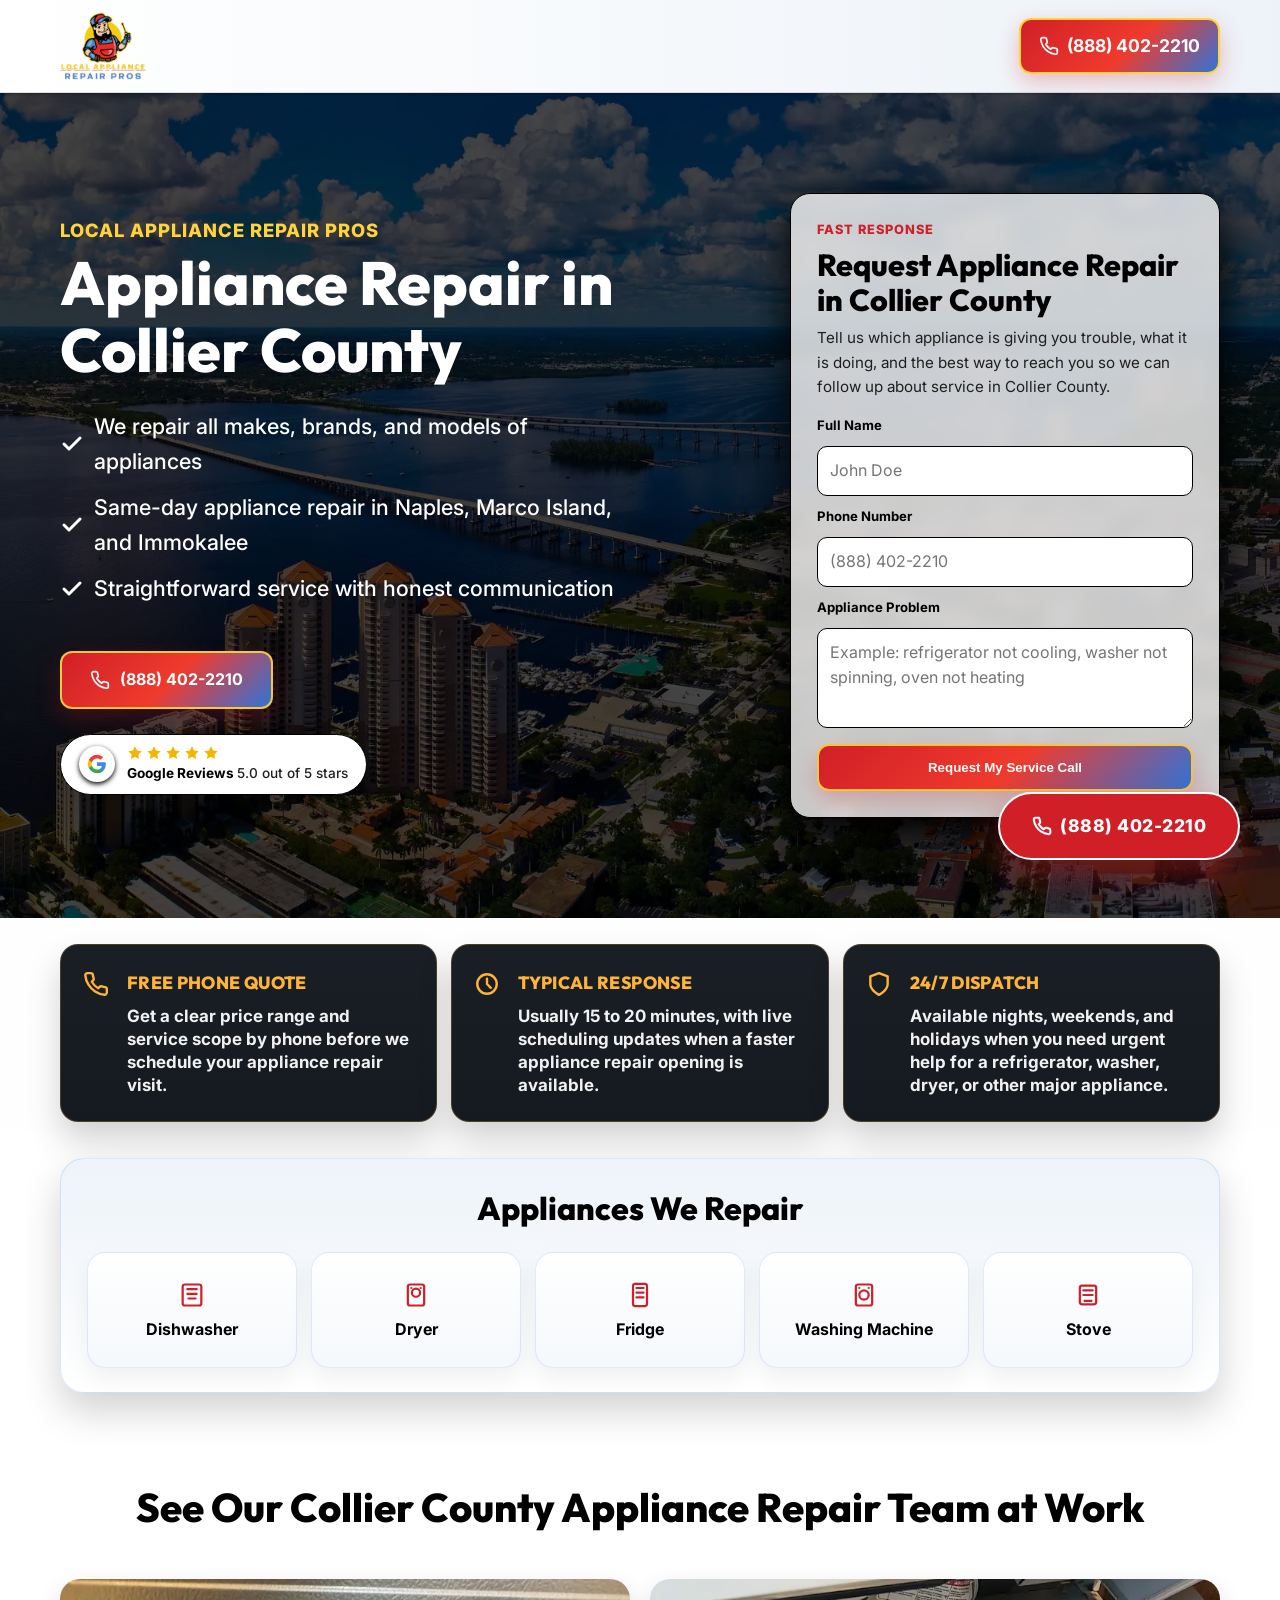
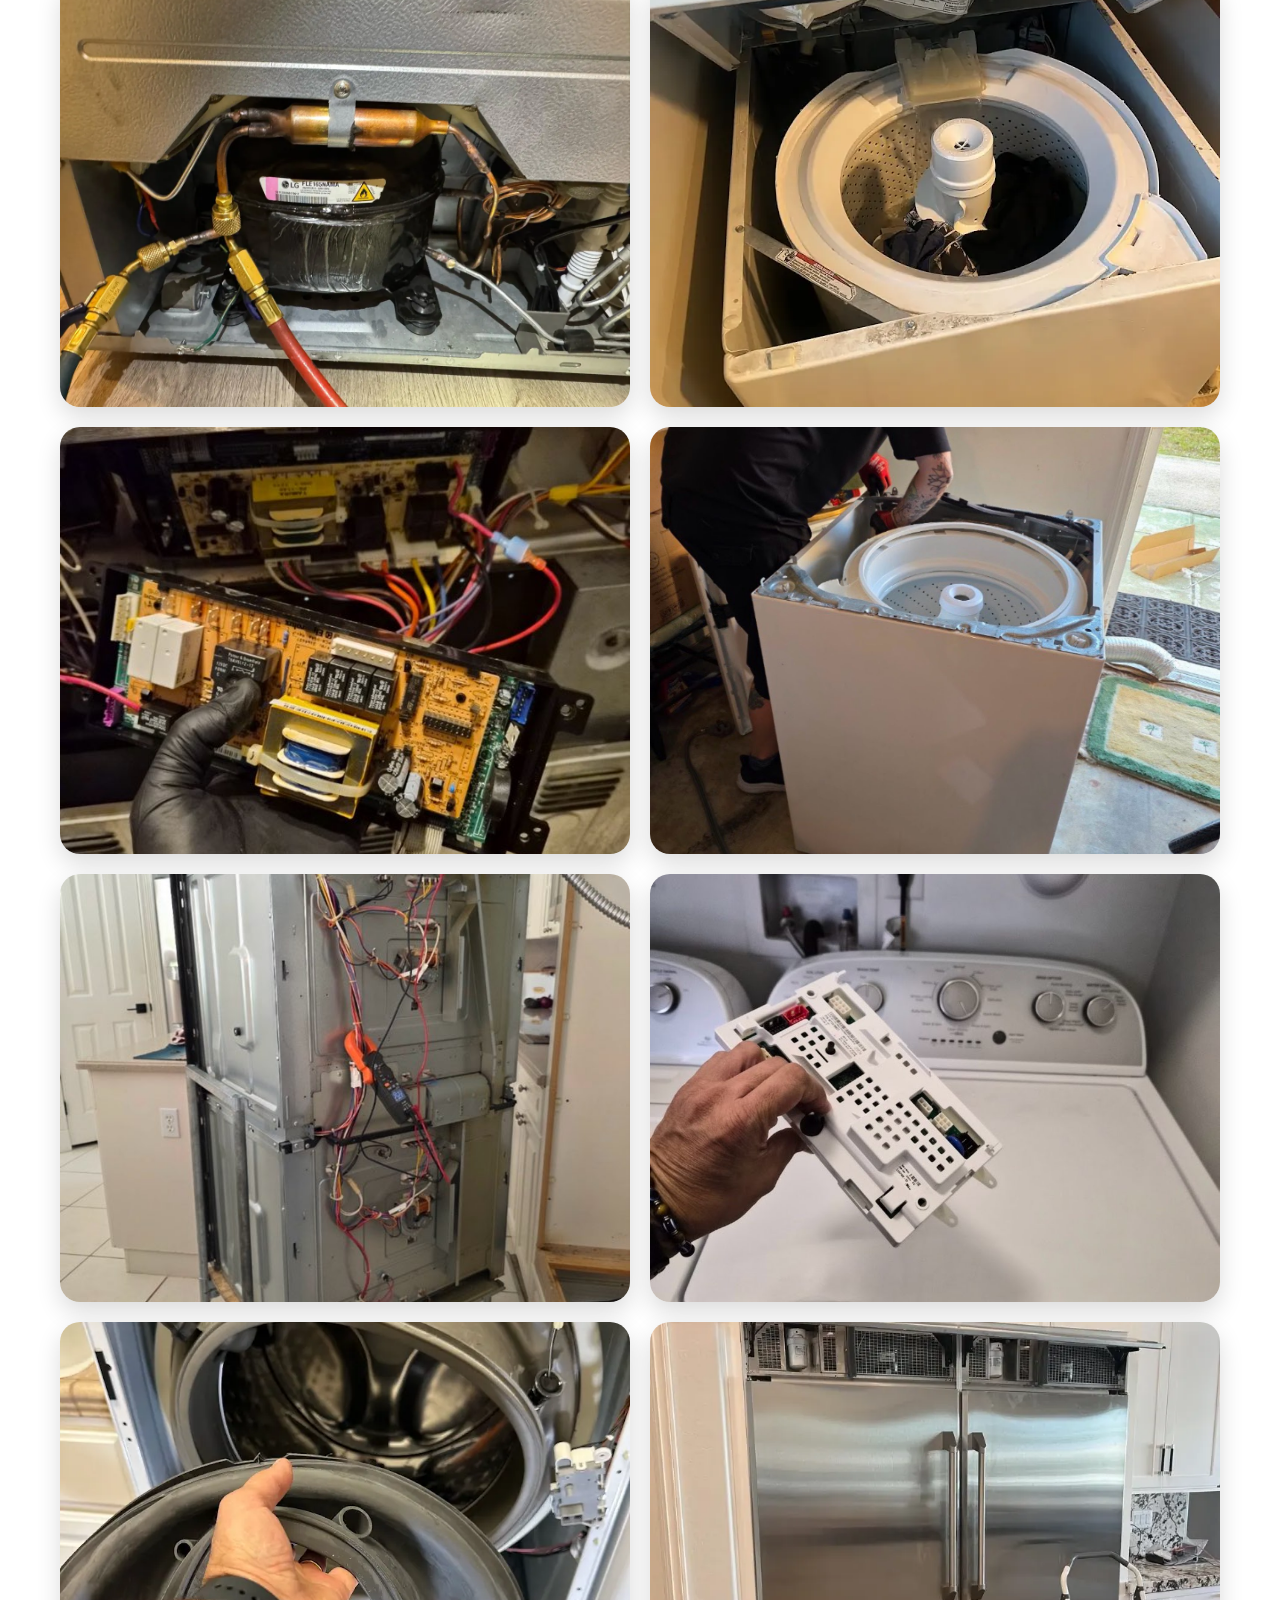
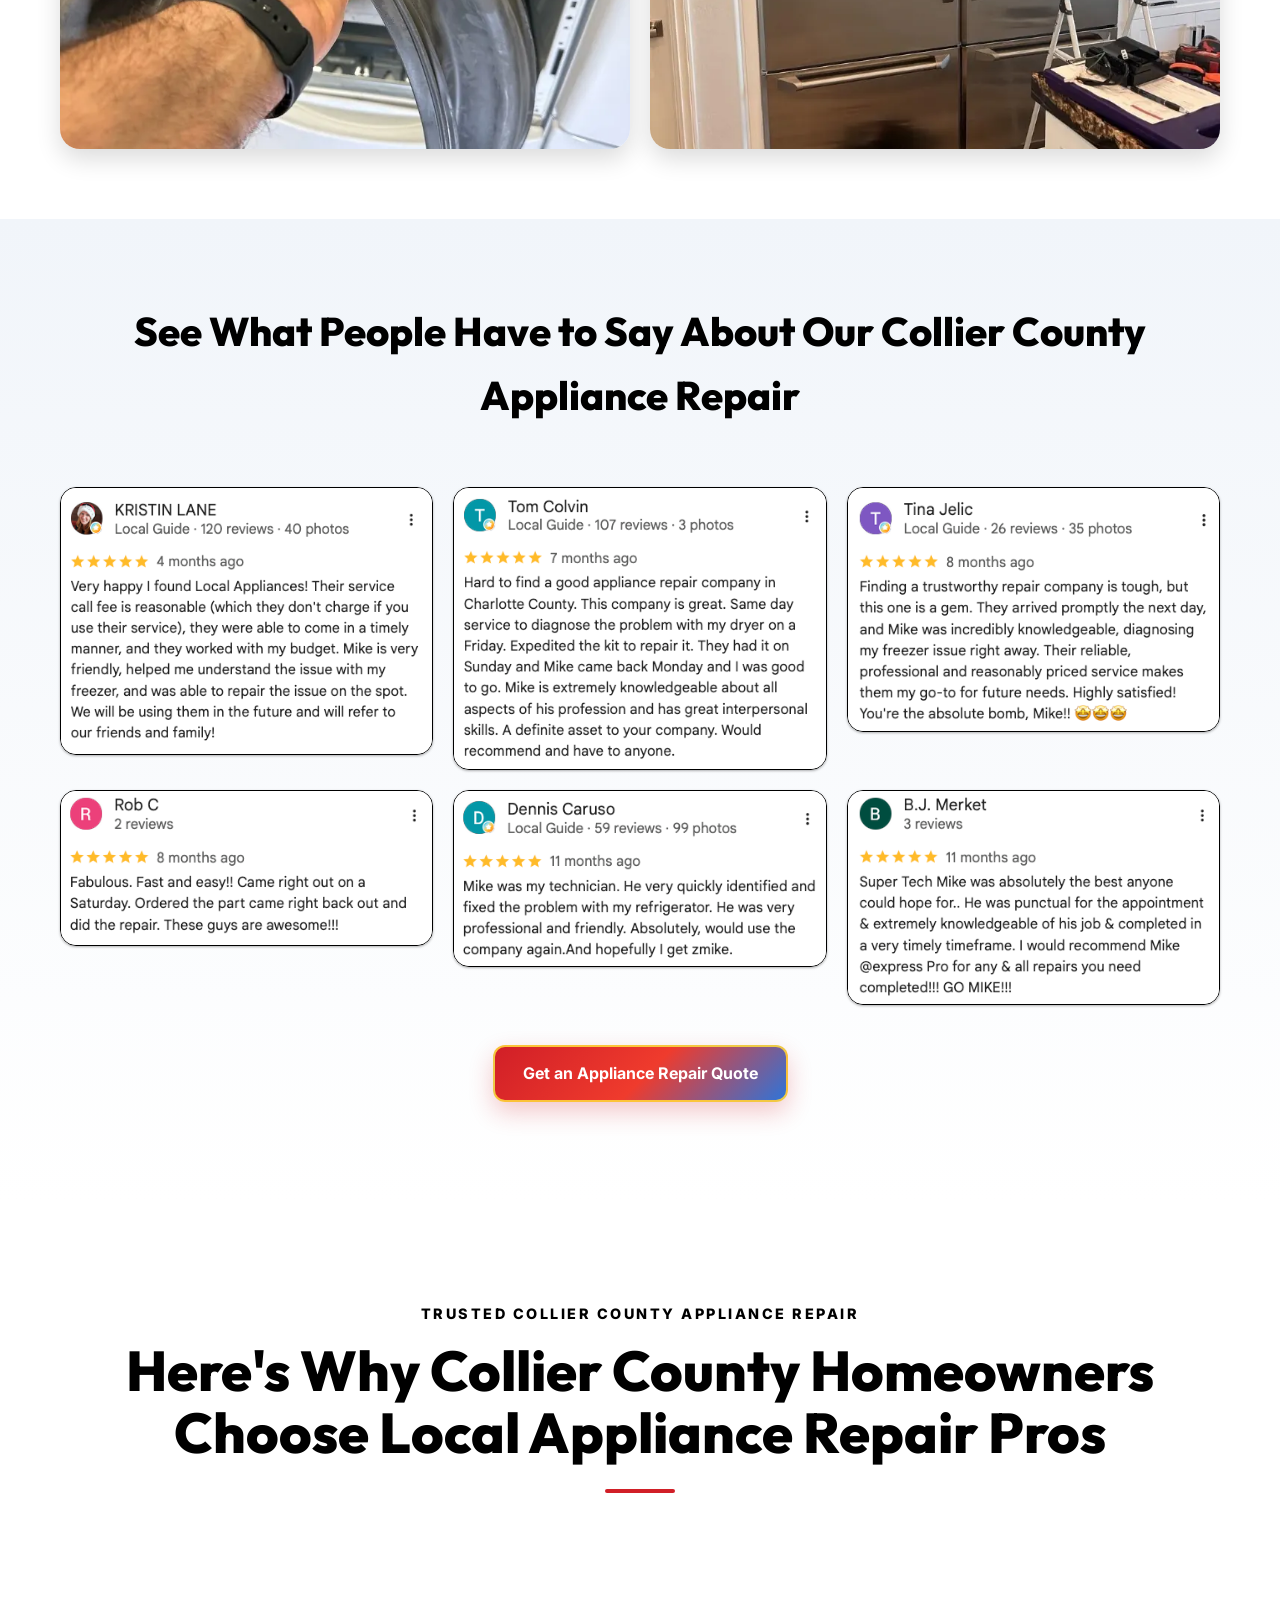
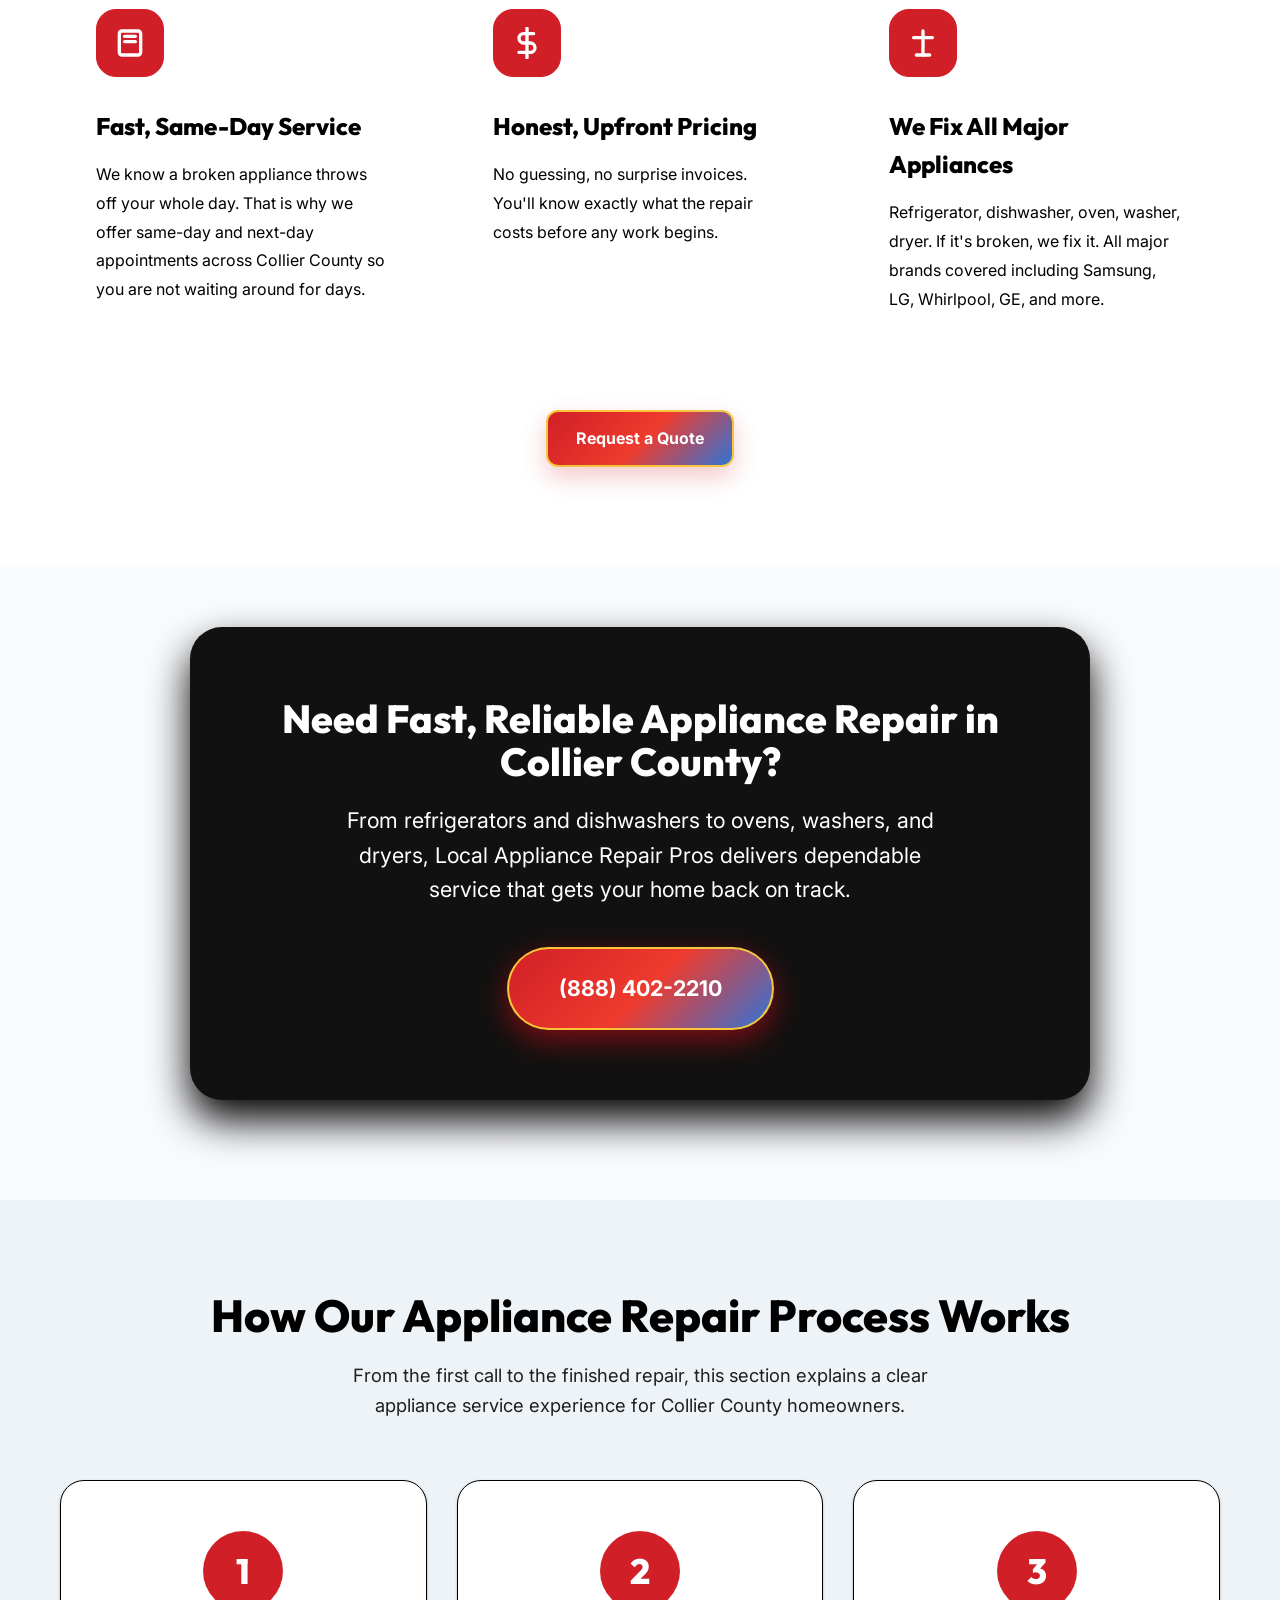
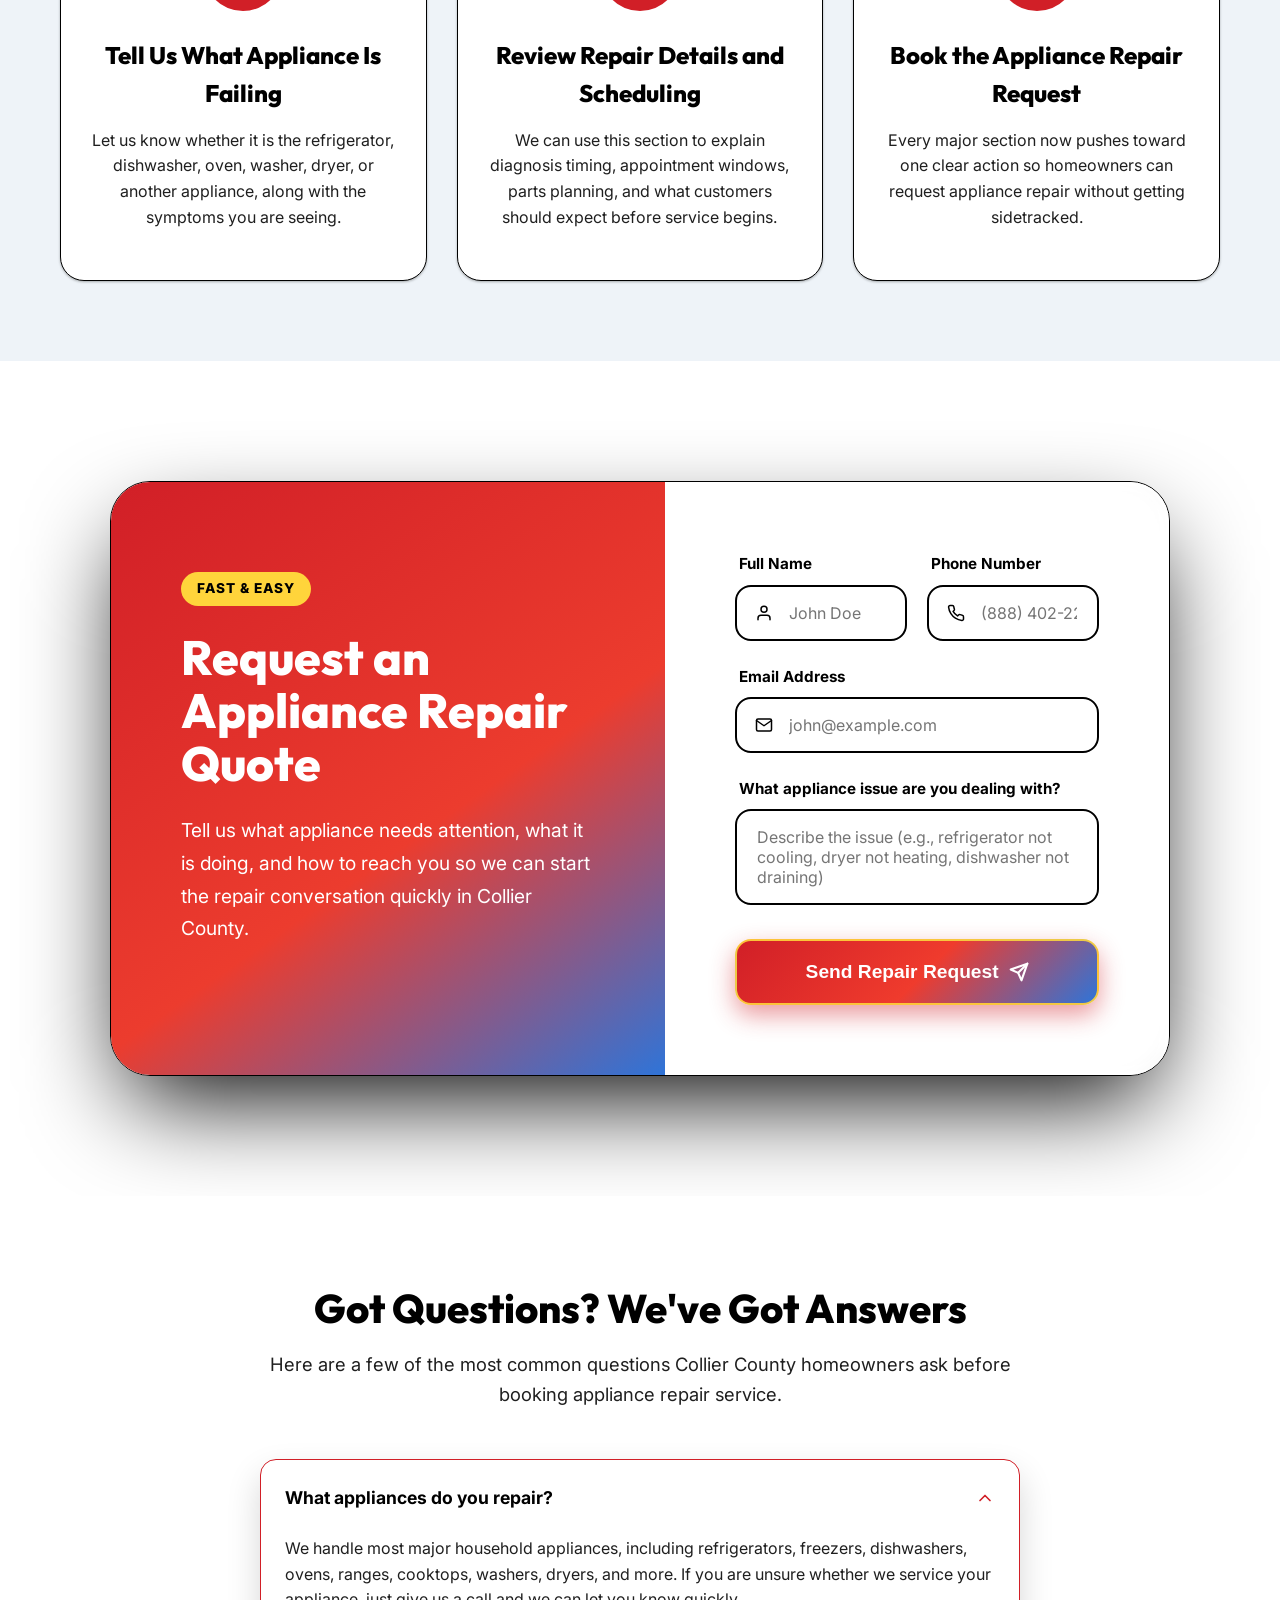
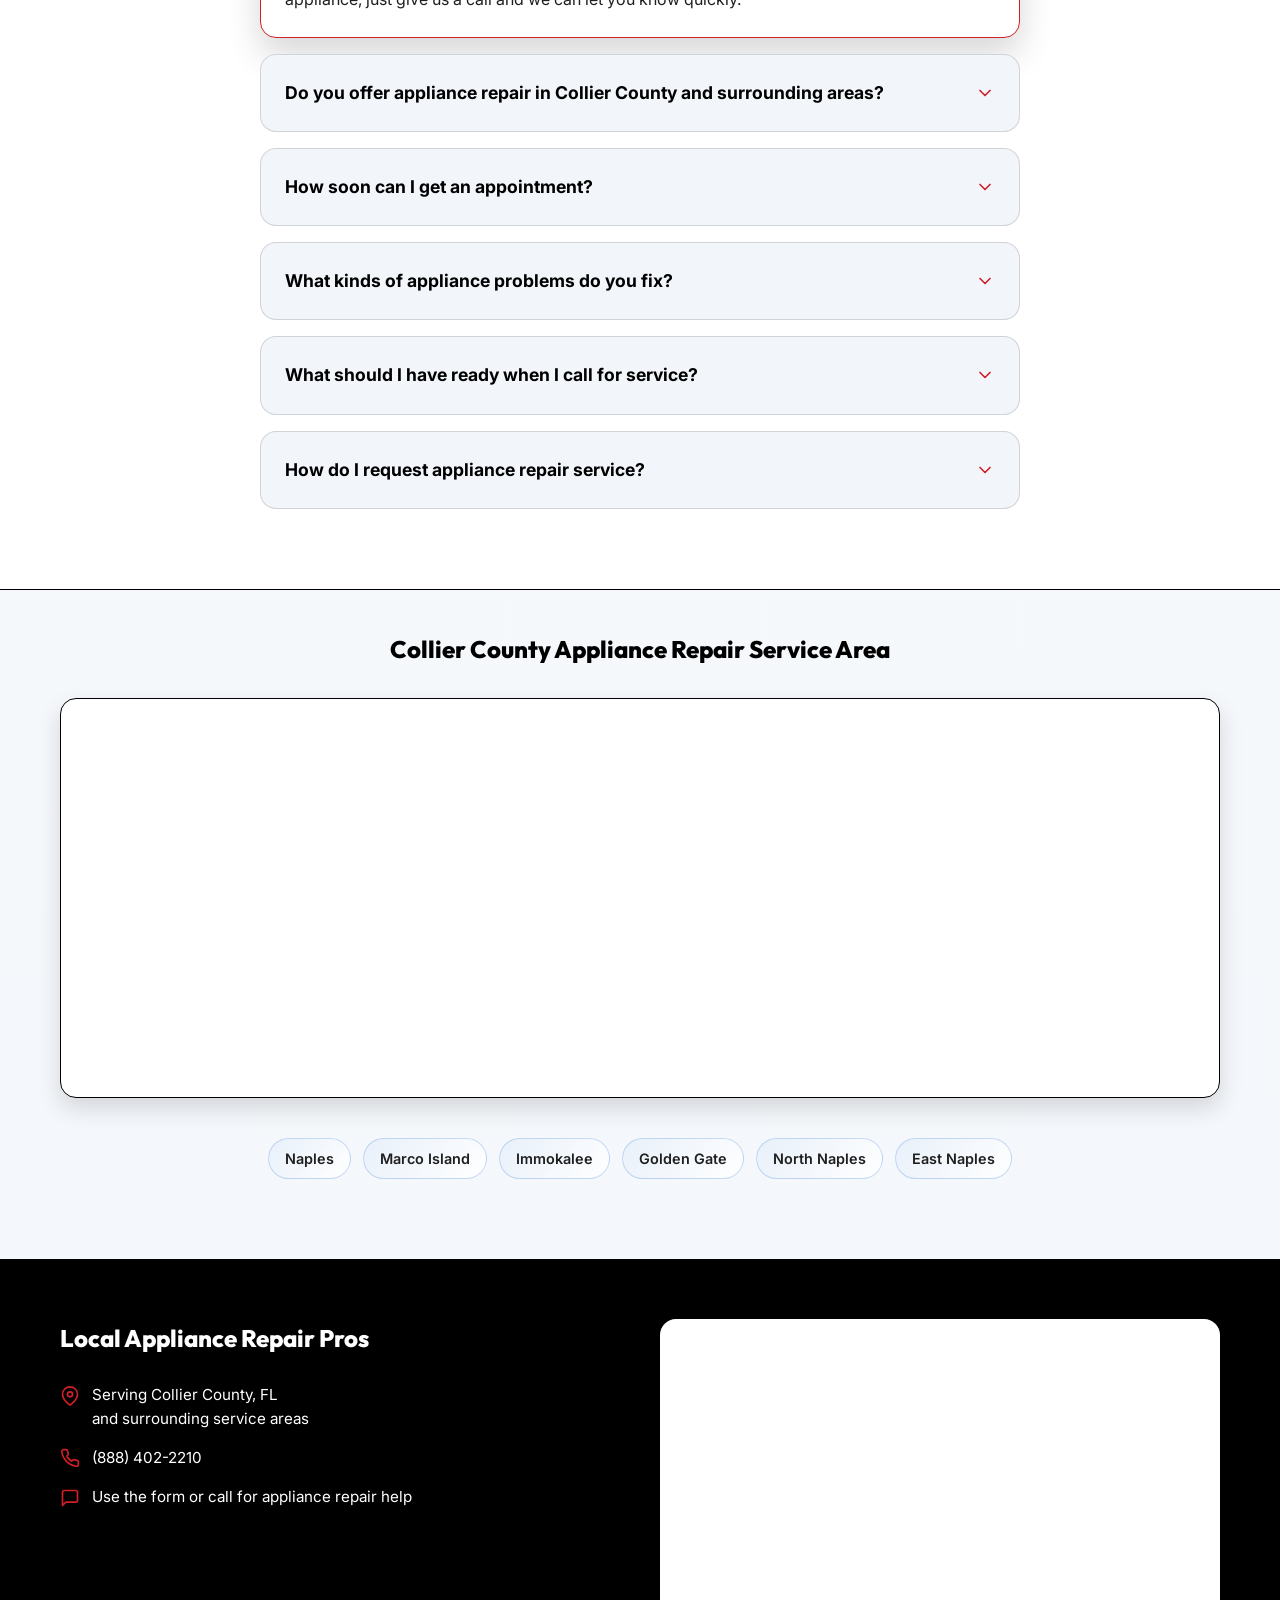
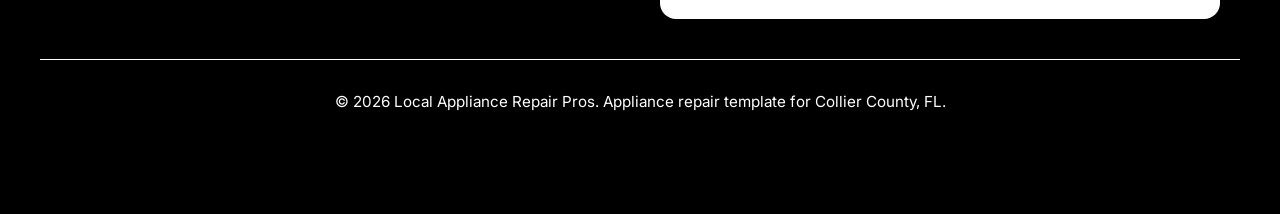
<file: collier-county.html>
<!DOCTYPE html>
<html lang="en">

<head>
    <!-- Google Tag Manager -->
    <script>(function(w,d,s,l,i){w[l]=w[l]||[];w[l].push({'gtm.start':
    new Date().getTime(),event:'gtm.js'});var f=d.getElementsByTagName(s)[0],
    j=d.createElement(s),dl=l!='dataLayer'?'&l='+l:'';j.async=true;j.src=
    'https://www.googletagmanager.com/gtm.js?id='+i+dl;f.parentNode.insertBefore(j,f);
    })(window,document,'script','dataLayer','GTM-M6Q2LPB6');</script>
    <!-- End Google Tag Manager -->
    <script async src="https://www.googletagmanager.com/gtag/js?id=AW-18150747746"></script>
    <script>
      window.dataLayer = window.dataLayer || [];
      function gtag(){dataLayer.push(arguments);}
      gtag("js", new Date());
      gtag("config", "AW-18150747746");
      gtag("config", "AW-18150747746/WUlqCL2T59EcEOLc-c5D", {
        phone_conversion_number: "(888) 402-2210"
      });

      function gtag_report_conversion(url) {
        var callback = function () {
          if (typeof url !== "undefined") {
            window.location = url;
          }
        };
        gtag("event", "conversion", {
          send_to: "AW-18150747746/WUlqCL2T59EcEOLc-c5D",
          event_callback: callback,
          event_timeout: 2000
        });
        return false;
      }
    </script>
    <meta charset="UTF-8">
    <meta name="viewport" content="width=device-width, initial-scale=1.0">
    <title>Local Appliance Repair Pros | Appliance Repair Collier County</title>
    <meta name="description"
        content="Local Appliance Repair Pros provides appliance repair in Collier County for refrigerators, ovens, dishwashers, washers, dryers, and other major household appliances.">
    <link rel="stylesheet" href="style.css">
    <link rel="preconnect" href="https://fonts.googleapis.com">
    <link rel="preconnect" href="https://fonts.gstatic.com" crossorigin>
    <link
        href="https://fonts.googleapis.com/css2?family=Inter:wght@400;500;600;700;800&family=Outfit:wght@400;600;700;800&display=swap"
        rel="stylesheet">
    <script type="application/ld+json">
    {
      "@context": "https://schema.org",
      "@type": "LocalBusiness",
      "name": "Local Appliance Repair Pros",
      "image": "local-appliance-repair-pros-logo.webp",
      "url": "https://example.com",
      "telephone": "(888) 402-2210",
      "priceRange": "$$",
      "address": {
        "@type": "PostalAddress",
        "streetAddress": "Collier County Service Area",
        "addressLocality": "Collier County",
        "addressRegion": "FL",
        "postalCode": "34102",
        "addressCountry": "US"
      },
      "geo": {
        "@type": "GeoCoordinates",
        "latitude": 26.1420,
        "longitude": -81.7948
      },
      "openingHoursSpecification": {
        "@type": "OpeningHoursSpecification",
        "dayOfWeek": [
          "Monday",
          "Tuesday",
          "Wednesday",
          "Thursday",
          "Friday",
          "Saturday"
        ],
        "opens": "08:00",
        "closes": "18:00"
      },
      "sameAs": []
    }
    </script>
</head>

<body>
    <header class="sticky-header">
        <div class="container header-content">
            <div class="logo">
                <img src="local-appliance-repair-pros-logo.webp" alt="Local Appliance Repair Pros logo" class="logo-img">
            </div>
            <div class="header-right">
                <a href="tel:8884022210" onclick="return gtag_report_conversion('tel:8884022210');" class="phone-link header-cta" id="header-call-link">
                    <svg class="phone-icon" viewBox="0 0 24 24" fill="none" stroke="currentColor" stroke-width="2"
                        stroke-linecap="round" stroke-linejoin="round">
                        <path
                            d="M22 16.92v3a2 2 0 0 1-2.18 2 19.79 19.79 0 0 1-8.63-3.07 19.5 19.5 0 0 1-6-6 19.79 19.79 0 0 1-3.07-8.67A2 2 0 0 1 4.11 2h3a2 2 0 0 1 2 1.72 12.84 12.84 0 0 0 .7 2.81 2 2 0 0 1-.45 2.11L8.09 9.91a16 16 0 0 0 6 6l1.27-1.27a2 2 0 0 1 2.11-.45 12.84 12.84 0 0 0 2.81.7A2 2 0 0 1 22 16.92z">
                        </path>
                    </svg>
                    (888) 402-2210
                </a>
            </div>
        </div>
    </header>

    <main id="top">
        <section class="hero-v2">
            <div class="hero-overlay"></div>
            <img src="fort-myers-hero.webp" alt="Aerial view of Collier County waterfront" class="hero-bg-img">
            <div class="container hero-container">
                <div class="hero-content">
                    <p style="color: var(--accent-yellow); font-weight: 800; font-size: 1.15rem; margin-bottom: 5px; text-transform: uppercase; letter-spacing: 1px;">Local Appliance Repair Pros</p>
                    <h1 style="margin-top: 0;">Appliance Repair in <span class="highlight">Collier County</span></h1>
                    <ul class="hero-subtext" style="list-style: none; padding: 0; text-align: left;">
                        <li style="display: flex; align-items: center; gap: 10px; margin-bottom: 12px; text-align: left;">
                            <svg width="24" height="24" viewBox="0 0 24 24" fill="none" stroke="#ffffff" stroke-width="3" stroke-linecap="round" stroke-linejoin="round" style="flex-shrink: 0;"><polyline points="20 6 9 17 4 12"></polyline></svg>
                            We repair all makes, brands, and models of appliances
                        </li>
                        <li style="display: flex; align-items: center; gap: 10px; margin-bottom: 12px; text-align: left;">
                            <svg width="24" height="24" viewBox="0 0 24 24" fill="none" stroke="#ffffff" stroke-width="3" stroke-linecap="round" stroke-linejoin="round" style="flex-shrink: 0;"><polyline points="20 6 9 17 4 12"></polyline></svg>
                            Same-day appliance repair in Naples, Marco Island, and Immokalee
                        </li>
                        <li style="display: flex; align-items: center; gap: 10px; text-align: left;">
                            <svg width="24" height="24" viewBox="0 0 24 24" fill="none" stroke="#ffffff" stroke-width="3" stroke-linecap="round" stroke-linejoin="round" style="flex-shrink: 0;"><polyline points="20 6 9 17 4 12"></polyline></svg>
                            Straightforward service with honest communication
                        </li>
                    </ul>

                    <div class="hero-actions-container">
                        <a href="tel:8884022210" onclick="return gtag_report_conversion('tel:8884022210');" class="btn btn-primary btn-cta-main" id="hero-call-btn">
                            <svg class="phone-icon ring-animation" viewBox="0 0 24 24" fill="none" stroke="currentColor"
                                stroke-width="2" stroke-linecap="round" stroke-linejoin="round">
                                <path
                                    d="M22 16.92v3a2 2 0 0 1-2.18 2 19.79 19.79 0 0 1-8.63-3.07 19.5 19.5 0 0 1-6-6 19.79 19.79 0 0 1-3.07-8.67A2 2 0 0 1 4.11 2h3a2 2 0 0 1 2 1.72 12.84 12.84 0 0 0 .7 2.81 2 2 0 0 1-.45 2.11L8.09 9.91a16 16 0 0 0 6 6l1.27-1.27a2 2 0 0 1 2.11-.45 12.84 12.84 0 0 0 2.81.7A2 2 0 0 1 22 16.92z">
                                </path>
                            </svg>
                            (888) 402-2210
                        </a>
                        <p class="hero-mobile-callout mobile-only">
                            <span class="hero-mobile-callout-line hero-mobile-callout-primary">1-YEAR WARRANTY on parts and labor</span>
                            <span class="hero-mobile-callout-line hero-mobile-callout-secondary">$35 OFF for veterans, seniors, first time customers</span>
                        </p>
                    </div>

                    <div style="margin-top: 8px;">
                        <div style="display: inline-flex; align-items: center; gap: 12px; background: #ffffff; padding: 10px 18px; border-radius: 50px; box-shadow: var(--shadow-md); border: 1px solid #000000;">
                            <div style="width: 36px; height: 36px; background: #fff; border-radius: 50%; box-shadow: 0 2px 5px #000000; display: flex; align-items: center; justify-content: center; flex-shrink: 0;">
                                <svg width="20" height="20" viewBox="0 0 24 24">
                                  <path fill="#4285F4" d="M22.56 12.25c0-.78-.07-1.53-.2-2.25H12v4.26h5.92c-.26 1.37-1.04 2.53-2.21 3.31v2.77h3.57c2.08-1.92 3.28-4.74 3.28-8.09z"/>
                                  <path fill="#34A853" d="M12 23c2.97 0 5.46-.98 7.28-2.66l-3.57-2.77c-.98.66-2.23 1.06-3.71 1.06-2.86 0-5.29-1.93-6.16-4.53H2.18v2.84C3.99 20.53 7.7 23 12 23z"/>
                                  <path fill="#FBBC05" d="M5.84 14.09c-.22-.66-.35-1.36-.35-2.09s.13-1.43.35-2.09V7.07H2.18C1.43 8.55 1 10.22 1 12s.43 3.45 1.18 4.93l3.66-2.84z"/>
                                  <path fill="#EA4335" d="M12 5.38c1.62 0 3.06.56 4.21 1.64l3.15-3.15C17.45 2.09 14.97 1 12 1 7.7 1 3.99 3.47 2.18 7.07l3.66 2.84c.87-2.6 3.3-4.53 6.16-4.53z"/>
                                </svg>
                            </div>
                            <div style="display: flex; flex-direction: column; align-items: flex-start; text-align: left;">
                                <div style="display: flex; gap: 3px; color: #f4b400;">
                                    <svg width="16" height="16" viewBox="0 0 24 24" fill="currentColor"><path d="M12 2L15.09 8.26L22 9.27L17 14.14L18.18 21.02L12 17.77L5.82 21.02L7 14.14L2 9.27L8.91 8.26L12 2Z"/></svg>
                                    <svg width="16" height="16" viewBox="0 0 24 24" fill="currentColor"><path d="M12 2L15.09 8.26L22 9.27L17 14.14L18.18 21.02L12 17.77L5.82 21.02L7 14.14L2 9.27L8.91 8.26L12 2Z"/></svg>
                                    <svg width="16" height="16" viewBox="0 0 24 24" fill="currentColor"><path d="M12 2L15.09 8.26L22 9.27L17 14.14L18.18 21.02L12 17.77L5.82 21.02L7 14.14L2 9.27L8.91 8.26L12 2Z"/></svg>
                                    <svg width="16" height="16" viewBox="0 0 24 24" fill="currentColor"><path d="M12 2L15.09 8.26L22 9.27L17 14.14L18.18 21.02L12 17.77L5.82 21.02L7 14.14L2 9.27L8.91 8.26L12 2Z"/></svg>
                                    <svg width="16" height="16" viewBox="0 0 24 24" fill="currentColor"><path d="M12 2L15.09 8.26L22 9.27L17 14.14L18.18 21.02L12 17.77L5.82 21.02L7 14.14L2 9.27L8.91 8.26L12 2Z"/></svg>
                                </div>
                                <span style="font-size: 0.85rem; font-weight: 700; color: var(--text-main); margin-top: 2px;">Google Reviews <span style="font-weight: 500; color: var(--text-light);">5.0 out of 5 stars</span></span>
                            </div>
                        </div>

                        <div class="desktop-hero-photo desktop-only">
                            <img src="placeholder.svg" alt="Local Appliance Repair Pros technician placeholder" class="desktop-hero-photo-img">
                        </div>

                        <div class="mobile-truck-anim-hero mobile-only truck-trigger">
                            <img src="placeholder.svg" alt="Local Appliance Repair Pros service placeholder" class="truck-img-hero">
                        </div>
                    </div>
                </div>
                <aside class="hero-form-panel desktop-only" aria-label="Request appliance repair">
                    <div class="hero-form-card">
                        <p class="hero-form-kicker">Fast Response</p>
                        <h3>Request Appliance Repair in Collier County</h3>
                        <p class="hero-form-copy">Tell us which appliance is giving you trouble, what it is doing, and the best way to reach you so we can follow up about service in Collier County.</p>
                        <form data-netlify="true" name="hero-appliance-repair-quote" class="hero-quick-form">
                            <input type="hidden" name="form-name" value="hero-appliance-repair-quote">
                            <label for="hero-name">Full Name</label>
                            <input type="text" id="hero-name" name="name" required placeholder="John Doe">

                            <label for="hero-phone">Phone Number</label>
                            <input type="tel" id="hero-phone" name="phone" required placeholder="(888) 402-2210">

                            <label for="hero-needs">Appliance Problem</label>
                            <textarea id="hero-needs" name="needs" rows="3" required placeholder="Example: refrigerator not cooling, washer not spinning, oven not heating"></textarea>

                            <button type="submit" class="btn btn-primary hero-form-submit">Request My Service Call</button>
                        </form>
                    </div>
                </aside>
                </div>
            </div>
        </section>

        <section class="service-highlights">
            <div class="container">
                <div class="service-highlights-grid">
                    <article class="service-highlight-card">
                        <div class="service-highlight-icon" aria-hidden="true">
                            <svg width="26" height="26" viewBox="0 0 24 24" fill="none" stroke="currentColor" stroke-width="2.2" stroke-linecap="round" stroke-linejoin="round">
                                <path d="M22 16.92v3a2 2 0 0 1-2.18 2 19.79 19.79 0 0 1-8.63-3.07 19.5 19.5 0 0 1-6-6 19.79 19.79 0 0 1-3.07-8.67A2 2 0 0 1 4.11 2h3a2 2 0 0 1 2 1.72 12.84 12.84 0 0 0 .7 2.81 2 2 0 0 1-.45 2.11L8.09 9.91a16 16 0 0 0 6 6l1.27-1.27a2 2 0 0 1 2.11-.45 12.84 12.84 0 0 0 2.81.7A2 2 0 0 1 22 16.92z"></path>
                            </svg>
                        </div>
                        <div class="service-highlight-copy">
                            <h3>Free Phone Quote</h3>
                            <p>Get a clear price range and service scope by phone before we schedule your appliance repair visit.</p>
                        </div>
                    </article>

                    <article class="service-highlight-card">
                        <div class="service-highlight-icon" aria-hidden="true">
                            <svg width="26" height="26" viewBox="0 0 24 24" fill="none" stroke="currentColor" stroke-width="2.2" stroke-linecap="round" stroke-linejoin="round">
                                <circle cx="12" cy="12" r="9"></circle>
                                <polyline points="12 7 12 12 15.5 15.5"></polyline>
                            </svg>
                        </div>
                        <div class="service-highlight-copy">
                            <h3>Typical Response</h3>
                            <p>Usually 15 to 20 minutes, with live scheduling updates when a faster appliance repair opening is available.</p>
                        </div>
                    </article>

                    <article class="service-highlight-card">
                        <div class="service-highlight-icon" aria-hidden="true">
                            <svg width="26" height="26" viewBox="0 0 24 24" fill="none" stroke="currentColor" stroke-width="2.2" stroke-linecap="round" stroke-linejoin="round">
                                <path d="M12 22s8-4 8-10V5l-8-3-8 3v7c0 6 8 10 8 10z"></path>
                            </svg>
                        </div>
                        <div class="service-highlight-copy">
                            <h3>24/7 Dispatch</h3>
                            <p>Available nights, weekends, and holidays when you need urgent help for a refrigerator, washer, dryer, or other major appliance.</p>
                        </div>
                    </article>
                </div>
            </div>
        </section>

        <section class="appliance-strip">
            <div class="container">
                <div class="appliance-strip-inner">
                    <h3>Appliances We Repair</h3>
                    <div class="appliance-strip-grid">
                        <div class="appliance-pill">
                            <svg width="28" height="28" viewBox="0 0 24 24" fill="none" stroke="currentColor" stroke-width="1.9" stroke-linecap="round" stroke-linejoin="round">
                                <rect x="4" y="3" width="16" height="18" rx="2"></rect>
                                <path d="M8 7h8"></path>
                                <path d="M8 11h8"></path>
                                <path d="M9 15h6"></path>
                            </svg>
                            <span>Dishwasher</span>
                        </div>
                        <div class="appliance-pill">
                            <svg width="28" height="28" viewBox="0 0 24 24" fill="none" stroke="currentColor" stroke-width="1.9" stroke-linecap="round" stroke-linejoin="round">
                                <rect x="5" y="3" width="14" height="18" rx="2"></rect>
                                <circle cx="12" cy="10" r="3.5"></circle>
                                <path d="M8 6h.01"></path>
                                <path d="M16 6h.01"></path>
                            </svg>
                            <span>Dryer</span>
                        </div>
                        <div class="appliance-pill">
                            <svg width="28" height="28" viewBox="0 0 24 24" fill="none" stroke="currentColor" stroke-width="1.9" stroke-linecap="round" stroke-linejoin="round">
                                <rect x="6" y="2.5" width="12" height="19" rx="2"></rect>
                                <path d="M9 6h6"></path>
                                <path d="M9 10h6"></path>
                                <path d="M9 14h6"></path>
                            </svg>
                            <span>Fridge</span>
                        </div>
                        <div class="appliance-pill">
                            <svg width="28" height="28" viewBox="0 0 24 24" fill="none" stroke="currentColor" stroke-width="1.9" stroke-linecap="round" stroke-linejoin="round">
                                <rect x="5" y="3" width="14" height="18" rx="2"></rect>
                                <circle cx="12" cy="12" r="4"></circle>
                                <path d="M8 6h.01"></path>
                                <path d="M16 6h.01"></path>
                            </svg>
                            <span>Washing Machine</span>
                        </div>
                        <div class="appliance-pill">
                            <svg width="28" height="28" viewBox="0 0 24 24" fill="none" stroke="currentColor" stroke-width="1.9" stroke-linecap="round" stroke-linejoin="round">
                                <rect x="5" y="4" width="14" height="16" rx="2"></rect>
                                <path d="M8 8h8"></path>
                                <path d="M8 12h8"></path>
                                <path d="M9 17h6"></path>
                            </svg>
                            <span>Stove</span>
                        </div>
                    </div>
                </div>
            </div>
        </section>

        <section class="team-gallery" style="background: var(--white); padding: 70px 0;">
            <div class="container">
                <div class="section-header" style="margin-bottom: 40px;">
                    <h2>See Our Collier County Appliance Repair Team at Work</h2>
                </div>
                <div class="team-grid">
                    <div class="team-item"><img src="team-photo-1.webp" alt="Wall oven repair setup in a Collier County home" style="position: absolute; top: 0; left: 0; width: 100%; height: 100%; object-fit: cover;"></div>
                    <div class="team-item"><img src="team-photo-2.webp" alt="Appliance control replacement during stove repair" style="position: absolute; top: 0; left: 0; width: 100%; height: 100%; object-fit: cover;"></div>
                    <div class="team-item"><img src="team-photo-3.jpeg" alt="Technician holding a replacement appliance control board" style="position: absolute; top: 0; left: 0; width: 100%; height: 100%; object-fit: cover;"></div>
                    <div class="team-item"><img src="team-photo-4.jpeg" alt="Technician working on a washing machine repair" style="position: absolute; top: 0; left: 0; width: 100%; height: 100%; object-fit: cover;"></div>
                    <div class="team-item"><img src="team-photo-5.jpeg" alt="Refrigerator repair diagnostics in progress" style="position: absolute; top: 0; left: 0; width: 100%; height: 100%; object-fit: cover;"></div>
                    <div class="team-item"><img src="team-photo-6.jpeg" alt="Replacement washer control panel ready for installation" style="position: absolute; top: 0; left: 0; width: 100%; height: 100%; object-fit: cover;"></div>
                    <div class="team-item"><img src="team-photo-7.webp" alt="Technician servicing an appliance with tools on site" style="position: absolute; top: 0; left: 0; width: 100%; height: 100%; object-fit: cover;"></div>
                    <div class="team-item"><img src="team-photo-8.webp" alt="Inside view of a refrigerator during component replacement" style="position: absolute; top: 0; left: 0; width: 100%; height: 100%; object-fit: cover;"></div>
                </div>
            </div>
        </section>

        <section id="reviews" class="reviews">
            <div class="container">
                <div class="section-header" style="display: flex; flex-direction: column; align-items: center;">
                    <h2>See What People Have to Say About Our Collier County Appliance Repair</h2>
                </div>

                <div class="reviews-grid-v2">
                    <img src="review-kristin-lane.png" alt="Local Appliance Repair Pros review from Kristin Lane" class="review-img-v2">
                    <img src="review-tom-colvin.png" alt="Local Appliance Repair Pros review from Tom Colvin" class="review-img-v2">
                    <img src="review-tina-jelic.png" alt="Local Appliance Repair Pros review from Tina Jelic" class="review-img-v2">
                    <img src="review-rob-c.png" alt="Local Appliance Repair Pros review from Rob C" class="review-img-v2">
                    <img src="review-dennis-caruso.png" alt="Local Appliance Repair Pros review from Dennis Caruso" class="review-img-v2">
                    <img src="review-bj-merket.png" alt="Local Appliance Repair Pros review from B.J. Merket" class="review-img-v2">
                </div>

                <div style="display: flex; flex-wrap: wrap; justify-content: center; gap: 14px; margin-top: 40px; margin-bottom: 20px;">
                    <a href="#top" class="btn btn-primary" id="reviews-call-btn">Get an Appliance Repair Quote</a>
                </div>
            </div>
        </section>

        <section class="why-pick-v3">
            <div class="blob-1"></div>
            <div class="blob-2"></div>

            <div class="container" style="position: relative; z-index: 2;">
                <div class="section-header-v3">
                    <p class="subtitle-v3">Trusted Collier County Appliance Repair</p>
                    <h2 class="title-v3">Here's Why Collier County Homeowners Choose Local Appliance Repair Pros</h2>
                    <div class="divider-v3"></div>
                </div>

                <div class="feature-grid-v3">
                    <div class="feature-card-v3 reveal">
                        <div class="icon-box-v3">
                            <svg width="32" height="32" viewBox="0 0 24 24" fill="none" stroke="#ffffff" stroke-width="2.5" stroke-linecap="round" stroke-linejoin="round">
                                <rect x="4" y="3" width="16" height="18" rx="2"/><line x1="8" y1="7" x2="16" y2="7"/><line x1="8" y1="11" x2="16" y2="11"/>
                            </svg>
                        </div>
                        <h3 class="card-title-v3">Fast, Same-Day Service</h3>
                        <p class="card-text-v3">We know a broken appliance throws off your whole day. That is why we offer same-day and next-day appointments across Collier County so you are not waiting around for days.</p>
                    </div>

                    <div class="feature-card-v3 reveal" style="transition-delay: 0.1s;">
                        <div class="icon-box-v3">
                            <svg width="32" height="32" viewBox="0 0 24 24" fill="none" stroke="#ffffff" stroke-width="2.5" stroke-linecap="round" stroke-linejoin="round">
                                <line x1="12" y1="1" x2="12" y2="23"/><path d="M17 5H9.5a3.5 3.5 0 0 0 0 7h5a3.5 3.5 0 0 1 0 7H6"/>
                            </svg>
                        </div>
                        <h3 class="card-title-v3">Honest, Upfront Pricing</h3>
                        <p class="card-text-v3">No guessing, no surprise invoices. You'll know exactly what the repair costs before any work begins.</p>
                    </div>

                    <div class="feature-card-v3 reveal" style="transition-delay: 0.2s;">
                        <div class="icon-box-v3">
                            <svg width="32" height="32" viewBox="0 0 24 24" fill="none" stroke="#ffffff" stroke-width="2.5" stroke-linecap="round" stroke-linejoin="round">
                                <path d="M12 3v18"/><path d="M5 8h14"/><path d="M7 21h10"/>
                            </svg>
                        </div>
                        <h3 class="card-title-v3">We Fix All Major Appliances</h3>
                        <p class="card-text-v3">Refrigerator, dishwasher, oven, washer, dryer. If it's broken, we fix it. All major brands covered including Samsung, LG, Whirlpool, GE, and more.</p>
                    </div>
                </div>

                <div style="display: flex; flex-wrap: wrap; justify-content: center; gap: 14px; margin-top: 50px;">
                    <a href="#top" class="btn btn-primary" id="why-pick-call-btn">Request a Quote</a>
                </div>
            </div>
        </section>

        <section class="final-cta" style="padding: 60px 20px 100px;">
            <div class="container" style="background: #111111; border-radius: 32px; padding: 70px 30px; text-align: center; box-shadow: 0 20px 40px #000000; position: relative; overflow: hidden; max-width: 900px; margin: 0 auto;">
                <h2 style="color: var(--white); position: relative; z-index: 2; line-height: 1.1;">Need Fast, Reliable Appliance Repair in Collier County?</h2>
                <p style="color: #ffffff; position: relative; z-index: 2; max-width: 600px; margin: 0 auto 40px auto; font-size: 1.35rem;">From refrigerators and dishwashers to ovens, washers, and dryers, Local Appliance Repair Pros delivers dependable service that gets your home back on track.</p>
                <div style="position: relative; z-index: 2; display: flex; flex-wrap: wrap; align-items: center; justify-content: center; gap: 16px;">
                    <a href="tel:8884022210" onclick="return gtag_report_conversion('tel:8884022210');" class="btn btn-primary btn-large" id="final-call-btn" style="padding: 22px 50px; border-radius: 50px; display: inline-flex; align-items: center; gap: 16px; box-shadow: 0 10px 30px #7f0f14; font-size: 1.35rem;">
                        (888) 402-2210
                    </a>
                </div>
            </div>
        </section>

        <section class="process" style="padding: 80px 0; background: var(--bg-light);">
            <div class="container">
                <div class="section-header" style="text-align: center; margin-bottom: 60px;">
                    <h2 style="font-size: 2.8rem; color: var(--primary);">How Our Appliance Repair Process Works</h2>
                    <p style="color: var(--text-light); font-size: 1.15rem; max-width: 600px; margin: 10px auto 0;">From the first call to the finished repair, this section explains a clear appliance service experience for Collier County homeowners.</p>
                </div>

                <div style="display: grid; grid-template-columns: repeat(auto-fit, minmax(300px, 1fr)); gap: 30px; position: relative;">
                    <div style="background: var(--white); padding: 50px 30px; border-radius: 24px; text-align: center; box-shadow: var(--shadow-sm); border: 1px solid #000000; transition: transform 0.3s ease;">
                        <div style="width: 80px; height: 80px; background: #d11f27; color: #ffffff; border-radius: 50%; display: flex; align-items: center; justify-content: center; font-size: 2.2rem; margin: 0 auto 25px; font-weight: 800; font-family: 'Outfit', sans-serif;">1</div>
                        <h3 style="font-size: 1.5rem; margin-bottom: 15px; color: var(--primary);">Tell Us What Appliance Is Failing</h3>
                        <p style="color: var(--text-light); line-height: 1.6;">Let us know whether it is the refrigerator, dishwasher, oven, washer, dryer, or another appliance, along with the symptoms you are seeing.</p>
                    </div>

                    <div style="background: var(--white); padding: 50px 30px; border-radius: 24px; text-align: center; box-shadow: var(--shadow-sm); border: 1px solid #000000; transition: transform 0.3s ease;">
                        <div style="width: 80px; height: 80px; background: #d11f27; color: #ffffff; border-radius: 50%; display: flex; align-items: center; justify-content: center; font-size: 2.2rem; margin: 0 auto 25px; font-weight: 800; font-family: 'Outfit', sans-serif;">2</div>
                        <h3 style="font-size: 1.5rem; margin-bottom: 15px; color: var(--primary);">Review Repair Details and Scheduling</h3>
                        <p style="color: var(--text-light); line-height: 1.6;">We can use this section to explain diagnosis timing, appointment windows, parts planning, and what customers should expect before service begins.</p>
                    </div>

                    <div style="background: var(--white); padding: 50px 30px; border-radius: 24px; text-align: center; box-shadow: var(--shadow-sm); border: 1px solid #000000; transition: transform 0.3s ease;">
                        <div style="width: 80px; height: 80px; background: #d11f27; color: #ffffff; border-radius: 50%; display: flex; align-items: center; justify-content: center; font-size: 2.2rem; margin: 0 auto 25px; font-weight: 800; font-family: 'Outfit', sans-serif;">3</div>
                        <h3 style="font-size: 1.5rem; margin-bottom: 15px; color: var(--primary);">Book the Appliance Repair Request</h3>
                        <p style="color: var(--text-light); line-height: 1.6;">Every major section now pushes toward one clear action so homeowners can request appliance repair without getting sidetracked.</p>
                    </div>
                </div>
            </div>
        </section>

        <section id="quote-form" class="quote-form-section-v2">
            <div class="container container-medium">
                <div class="form-wrapper-v2">
                    <div class="form-grid-v2">
                        <div class="form-content-v2">
                            <span class="form-tag">Fast & Easy</span>
                            <h2 class="form-title">Request an <span class="highlight">Appliance Repair Quote</span></h2>
                            <p class="form-description">Tell us what appliance needs attention, what it is doing, and how to reach you so we can start the repair conversation quickly in Collier County.</p>

                        </div>

                        <div class="form-container-v2">
                            <form id="lead-form" data-netlify="true" name="appliance-repair-quote" class="premium-form">
                                <input type="hidden" name="form-name" value="appliance-repair-quote">
                                <div class="input-row">
                                    <div class="input-field">
                                        <label for="name">Full Name</label>
                                        <div class="input-wrapper">
                                            <svg class="input-icon" width="18" height="18" viewBox="0 0 24 24" fill="none" stroke="currentColor" stroke-width="2" stroke-linecap="round" stroke-linejoin="round"><path d="M20 21v-2a4 4 0 0 0-4-4H8a4 4 0 0 0-4 4v2"></path><circle cx="12" cy="7" r="4"></circle></svg>
                                            <input type="text" id="name" name="name" required placeholder="John Doe">
                                        </div>
                                    </div>
                                    <div class="input-field">
                                        <label for="phone">Phone Number</label>
                                        <div class="input-wrapper">
                                            <svg class="input-icon" width="18" height="18" viewBox="0 0 24 24" fill="none" stroke="currentColor" stroke-width="2" stroke-linecap="round" stroke-linejoin="round"><path d="M22 16.92v3a2 2 0 0 1-2.18 2 19.79 19.79 0 0 1-8.63-3.07 19.5 19.5 0 0 1-6-6 19.79 19.79 0 0 1-3.07-8.67A2 2 0 0 1 4.11 2h3a2 2 0 0 1 2 1.72 12.84 12.84 0 0 0 .7 2.81 2 2 0 0 1-.45 2.11L8.09 9.91a16 16 0 0 0 6 6l1.27-1.27a2 2 0 0 1 2.11-.45 12.84 12.84 0 0 0 2.81.7A2 2 0 0 1 22 16.92z"></path></svg>
                                            <input type="tel" id="phone" name="phone" required placeholder="(888) 402-2210">
                                        </div>
                                    </div>
                                </div>
                                <div class="input-field">
                                    <label for="email">Email Address</label>
                                    <div class="input-wrapper">
                                        <svg class="input-icon" width="18" height="18" viewBox="0 0 24 24" fill="none" stroke="currentColor" stroke-width="2" stroke-linecap="round" stroke-linejoin="round"><path d="M4 4h16c1.1 0 2 .9 2 2v12c0 1.1-.9 2-2 2H4c-1.1 0-2-.9-2-2V6c0-1.1.9-2 2-2z"></path><polyline points="22,6 12,13 2,6"></polyline></svg>
                                        <input type="email" id="email" name="email" required placeholder="john@example.com">
                                    </div>
                                </div>
                                <div class="input-field">
                                    <label for="needs">What appliance issue are you dealing with?</label>
                                    <div class="input-wrapper">
                                        <textarea id="needs" name="needs" rows="3" required placeholder="Describe the issue (e.g., refrigerator not cooling, dryer not heating, dishwasher not draining)"></textarea>
                                    </div>
                                </div>
                                <button type="submit" class="btn btn-primary submit-btn-v2">
                                    <span>Send Repair Request</span>
                                    <svg width="20" height="20" viewBox="0 0 24 24" fill="none" stroke="currentColor" stroke-width="2.5" stroke-linecap="round" stroke-linejoin="round"><line x1="22" y1="2" x2="11" y2="13"></line><polygon points="22 2 15 22 11 13 2 9 22 2"></polygon></svg>
                                </button>
                            </form>
                        </div>
                    </div>
                </div>
            </div>
        </section>

        <div id="success-modal" class="modal">
            <div class="modal-content">
                <div class="modal-header">
                    <span class="close-modal">&times;</span>
                </div>
                <div class="modal-body" style="text-align: center; padding: 20px 10px 40px;">
                    <div class="success-icon">✓</div>
                    <h3 style="font-size: 2rem; color: var(--primary); margin-bottom: 15px;">Request Received!</h3>
                    <p style="font-size: 1.15rem; color: var(--text-light); line-height: 1.6; max-width: 430px; margin: 0 auto 30px;">Thanks for submitting your form. We'll reach out in the next couple minutes.</p>
                    <button class="btn btn-primary close-modal-btn" style="width: 100%; border-radius: 50px; padding: 15px;">Awesome, Got it</button>
                </div>
            </div>
        </div>

        <section class="faq-section" style="padding: 80px 0; background: var(--white);">
            <div class="container" style="max-width: 800px;">
                <div class="section-header" style="text-align: center; margin-bottom: 50px;">
                    <h2 style="font-size: 2.5rem; color: var(--primary);">Got Questions? We've Got Answers</h2>
                    <p style="color: var(--text-light); font-size: 1.15rem; margin-top: 10px;">Here are a few of the most common questions Collier County homeowners ask before booking appliance repair service.</p>
                </div>

                <div class="faq-accordion">
                    <details class="faq-item" name="faq" open>
                        <summary class="faq-question">
                            What appliances do you repair?
                            <svg class="faq-icon" viewBox="0 0 24 24" fill="none" stroke="currentColor" stroke-width="2" stroke-linecap="round" stroke-linejoin="round"><polyline points="6 9 12 15 18 9"></polyline></svg>
                        </summary>
                        <div class="faq-answer">
                            <p>We handle most major household appliances, including refrigerators, freezers, dishwashers, ovens, ranges, cooktops, washers, dryers, and more. If you are unsure whether we service your appliance, just give us a call and we can let you know quickly.</p>
                        </div>
                    </details>

                    <details class="faq-item" name="faq">
                        <summary class="faq-question">
                            Do you offer appliance repair in Collier County and surrounding areas?
                            <svg class="faq-icon" viewBox="0 0 24 24" fill="none" stroke="currentColor" stroke-width="2" stroke-linecap="round" stroke-linejoin="round"><polyline points="6 9 12 15 18 9"></polyline></svg>
                        </summary>
                        <div class="faq-answer">
                            <p>Yes. We focus on Collier County and nearby communities so we can provide faster scheduling, dependable arrival windows, and local service you can count on.</p>
                        </div>
                    </details>

                    <details class="faq-item" name="faq">
                        <summary class="faq-question">
                            How soon can I get an appointment?
                            <svg class="faq-icon" viewBox="0 0 24 24" fill="none" stroke="currentColor" stroke-width="2" stroke-linecap="round" stroke-linejoin="round"><polyline points="6 9 12 15 18 9"></polyline></svg>
                        </summary>
                        <div class="faq-answer">
                            <p>In many cases, same-day or next-day appointments may be available depending on the schedule and the type of repair needed. The best way to check availability is to call or submit the form with your appliance issue.</p>
                        </div>
                    </details>

                    <details class="faq-item" name="faq">
                        <summary class="faq-question">
                            What kinds of appliance problems do you fix?
                            <svg class="faq-icon" viewBox="0 0 24 24" fill="none" stroke="currentColor" stroke-width="2" stroke-linecap="round" stroke-linejoin="round"><polyline points="6 9 12 15 18 9"></polyline></svg>
                        </summary>
                        <div class="faq-answer">
                            <p>We help with many of the most common issues homeowners run into, including refrigerators not cooling, dryers not heating, washers not spinning, dishwashers not draining, ovens not heating, strange noises, leaks, and other performance problems.</p>
                        </div>
                    </details>

                    <details class="faq-item" name="faq">
                        <summary class="faq-question">
                            What should I have ready when I call for service?
                            <svg class="faq-icon" viewBox="0 0 24 24" fill="none" stroke="currentColor" stroke-width="2" stroke-linecap="round" stroke-linejoin="round"><polyline points="6 9 12 15 18 9"></polyline></svg>
                        </summary>
                        <div class="faq-answer">
                            <p>It helps to know the appliance type, brand, model if available, and what symptoms you are seeing. If you already have photos or an error code, that can make it even easier to understand the issue before the appointment.</p>
                        </div>
                    </details>

                    <details class="faq-item" name="faq">
                        <summary class="faq-question">
                            How do I request appliance repair service?
                            <svg class="faq-icon" viewBox="0 0 24 24" fill="none" stroke="currentColor" stroke-width="2" stroke-linecap="round" stroke-linejoin="round"><polyline points="6 9 12 15 18 9"></polyline></svg>
                        </summary>
                        <div class="faq-answer">
                            <p>You can call <a href="tel:8884022210" onclick="return gtag_report_conversion('tel:8884022210');">(888) 402-2210</a> or use the form on this page to tell us what appliance is giving you trouble. From there, we can talk through the issue and help you schedule the next step.</p>
                        </div>
                    </details>
                </div>
            </div>
        </section>

        <section class="service-areas">
            <div class="container">
                <h3>Collier County Appliance Repair Service Area</h3>
                <div class="map-container" style="display: flex; align-items: center; justify-content: center; min-height: 300px; background: #ffffff; border-radius: 16px; border: 1px solid #000000; box-shadow: var(--shadow-md); overflow: hidden;">
                    <iframe src="https://www.google.com/maps?q=Collier+County,+FL&output=embed" width="600" height="450" style="border:0; width: 100%; min-height: 360px;" allowfullscreen="" loading="lazy" referrerpolicy="no-referrer-when-downgrade"></iframe>
                </div>
                <div class="tags">
                    <span class="tag">Naples</span>
                    <span class="tag">Marco Island</span>
                    <span class="tag">Immokalee</span>
                    <span class="tag">Golden Gate</span>
                    <span class="tag">North Naples</span>
                    <span class="tag">East Naples</span>
                </div>
            </div>
        </section>
    </main>

    <footer style="padding: 60px 0 100px; background: var(--primary); color: #ffffff; font-size: 0.95rem;">
        <div class="container" style="display: grid; grid-template-columns: repeat(auto-fit, minmax(300px, 1fr)); gap: 40px; margin-bottom: 40px; text-align: left;">
            <div class="footer-contact">
                <h3 style="color: var(--white); font-size: 1.5rem; margin-bottom: 25px;">Local Appliance Repair Pros</h3>
                <p style="margin-bottom: 15px; display: flex; align-items: flex-start; gap: 12px;">
                    <svg width="20" height="20" viewBox="0 0 24 24" fill="none" stroke="currentColor" stroke-width="2" stroke-linecap="round" stroke-linejoin="round" style="flex-shrink: 0; margin-top: 3px; color: var(--accent);"><path d="M21 10c0 7-9 13-9 13s-9-6-9-13a9 9 0 0 1 18 0z"></path><circle cx="12" cy="10" r="3"></circle></svg>
                    <span>Serving Collier County, FL<br>and surrounding service areas</span>
                </p>
                <p style="margin-bottom: 15px; display: flex; align-items: center; gap: 12px;">
                    <svg width="20" height="20" viewBox="0 0 24 24" fill="none" stroke="currentColor" stroke-width="2" stroke-linecap="round" stroke-linejoin="round" style="flex-shrink: 0; color: var(--accent);"><path d="M22 16.92v3a2 2 0 0 1-2.18 2 19.79 19.79 0 0 1-8.63-3.07 19.5 19.5 0 0 1-6-6 19.79 19.79 0 0 1-3.07-8.67A2 2 0 0 1 4.11 2h3a2 2 0 0 1 2 1.72 12.84 12.84 0 0 0 .7 2.81 2 2 0 0 1-.45 2.11L8.09 9.91a16 16 0 0 0 6 6l1.27-1.27a2 2 0 0 1 2.11-.45 12.84 12.84 0 0 0 2.81.7A2 2 0 0 1 22 16.92z"></path></svg>
                    <a href="tel:8884022210" onclick="return gtag_report_conversion('tel:8884022210');" style="color: inherit; text-decoration: none;">(888) 402-2210</a>
                </p>
                <p style="margin-bottom: 0; display: flex; align-items: center; gap: 12px;">
                    <svg width="20" height="20" viewBox="0 0 24 24" fill="none" stroke="currentColor" stroke-width="2" stroke-linecap="round" stroke-linejoin="round" style="flex-shrink: 0; color: var(--accent);"><path d="M21 15a2 2 0 0 1-2 2H7l-4 4V5a2 2 0 0 1 2-2h14a2 2 0 0 1 2 2z"></path></svg>
                    <span>Use the form or call for appliance repair help</span>
                </p>
            </div>

            <div class="footer-map" style="border-radius: 16px; overflow: hidden; box-shadow: 0 10px 30px #000000; background: #ffffff; color: #000000; display: flex; align-items: center; justify-content: center; min-height: 250px;">
                <iframe src="https://www.google.com/maps?q=Collier+County,+FL&output=embed" width="400" height="300" style="border:0; width: 100%; height: 100%; min-height: 300px;" allowfullscreen="" loading="lazy" referrerpolicy="no-referrer-when-downgrade"></iframe>
            </div>
        </div>
        <div class="container" style="text-align: center; border-top: 1px solid #ffffff; padding-top: 30px;">
            <p>&copy; 2026 Local Appliance Repair Pros. Appliance repair template for Collier County, FL.</p>
        </div>
    </footer>

    <div class="mobile-cta-bar" id="mobile-scroll-trigger">
        <div style="display: flex; gap: 10px;">
            <a href="tel:8884022210" onclick="return gtag_report_conversion('tel:8884022210');" class="btn btn-primary btn-full" id="mobile-call-btn">
                <svg class="phone-icon ring-animation" viewBox="0 0 24 24" fill="none" stroke="currentColor"
                    stroke-width="2" stroke-linecap="round" stroke-linejoin="round">
                    <path
                        d="M22 16.92v3a2 2 0 0 1-2.18 2 19.79 19.79 0 0 1-8.63-3.07 19.5 19.5 0 0 1-6-6 19.79 19.79 0 0 1-3.07-8.67A2 2 0 0 1 4.11 2h3a2 2 0 0 1 2 1.72 12.84 12.84 0 0 0 .7 2.81 2 2 0 0 1-.45 2.11L8.09 9.91a16 16 0 0 0 6 6l1.27-1.27a2 2 0 0 1 2.11-.45 12.84 12.84 0 0 0 2.81.7A2 2 0 0 1 22 16.92z">
                    </path>
                </svg>
                (888) 402-2210
            </a>
        </div>
    </div>

    <script>
        document.addEventListener("DOMContentLoaded", function() {
            const observerOptions = {
                threshold: 0.05,
                rootMargin: "0px 0px 20px 0px"
            };

            const observer = new IntersectionObserver((entries) => {
                entries.forEach(entry => {
                    if (entry.isIntersecting) {
                        entry.target.classList.add("in-view");
                        observer.unobserve(entry.target);
                    }
                });
            }, observerOptions);

            document.querySelectorAll(".reveal, .truck-trigger").forEach(el => {
                observer.observe(el);
            });

            const mobileCta = document.querySelector(".mobile-cta-bar");
            if (mobileCta) {
                window.addEventListener("scroll", function() {
                    if (window.scrollY > 300) {
                        mobileCta.classList.add("is-visible");
                    } else {
                        mobileCta.classList.remove("is-visible");
                    }
                }, { passive: true });
            }

            document.querySelectorAll("a[href='#quote-form']").forEach((link) => {
                link.addEventListener("click", (event) => {
                    event.preventDefault();
                    const targetForm = document.getElementById("quote-form");
                    if (targetForm) {
                        targetForm.scrollIntoView({ behavior: "smooth", block: "start" });
                    }
                });
            });

            const modal = document.getElementById("success-modal");
            const closeButtons = document.querySelectorAll(".close-modal, .close-modal-btn");

            document.querySelectorAll("form[data-netlify='true']").forEach((form) => {
                form.addEventListener("submit", function(e) {
                    e.preventDefault();

                    const formData = new FormData(form);
                    fetch("/", {
                        method: "POST",
                        body: new URLSearchParams(formData).toString(),
                        headers: { "Content-Type": "application/x-www-form-urlencoded" }
                    })
                    .then(() => {
                        document.body.setAttribute("data-form-status", "form_submit");
                        window.dispatchEvent(new CustomEvent("form_submit", {
                            detail: { formName: form.getAttribute("name") || "netlify-form" }
                        }));

                        if (window.dataLayer && Array.isArray(window.dataLayer)) {
                            window.dataLayer.push({
                                event: "form_submit",
                                form_name: form.getAttribute("name") || "netlify-form"
                            });
                        }

                        modal.style.display = "block";
                        document.body.style.overflow = "hidden";
                        form.reset();
                    })
                    .catch((error) => {
                        console.error("Error submitting form:", error);
                    });
                });
            });

            closeButtons.forEach(btn => {
                btn.addEventListener("click", () => {
                    modal.style.display = "none";
                    document.body.style.overflow = "auto";
                });
            });

            window.addEventListener("click", (event) => {
                if (event.target == modal) {
                    modal.style.display = "none";
                    document.body.style.overflow = "auto";
                }
            });
        });
    </script>

    <div class="desktop-cta-container desktop-only">
        <a href="tel:8884022210" onclick="return gtag_report_conversion('tel:8884022210');" class="floating-cta-v2">
            <span class="cta-pulse"></span>
            <svg width="20" height="20" viewBox="0 0 24 24" fill="none" stroke="currentColor" stroke-width="2.5" stroke-linecap="round" stroke-linejoin="round" style="margin-right: 8px;"><path d="M22 16.92v3a2 2 0 0 1-2.18 2 19.79 19.79 0 0 1-8.63-3.07 19.5 19.5 0 0 1-6-6 19.79 19.79 0 0 1-3.07-8.67A2 2 0 0 1 4.11 2h3a2 2 0 0 1 2 1.72 12.84 12.84 0 0 0 .7 2.81 2 2 0 0 1-.45 2.11L8.09 9.91a16 16 0 0 0 6 6l1.27-1.27a2 2 0 0 1 2.11-.45 12.84 12.84 0 0 0 2.81.7A2 2 0 0 1 22 16.92z"></path></svg>
            (888) 402-2210
        </a>
    </div>
</body>

</html>
</file>
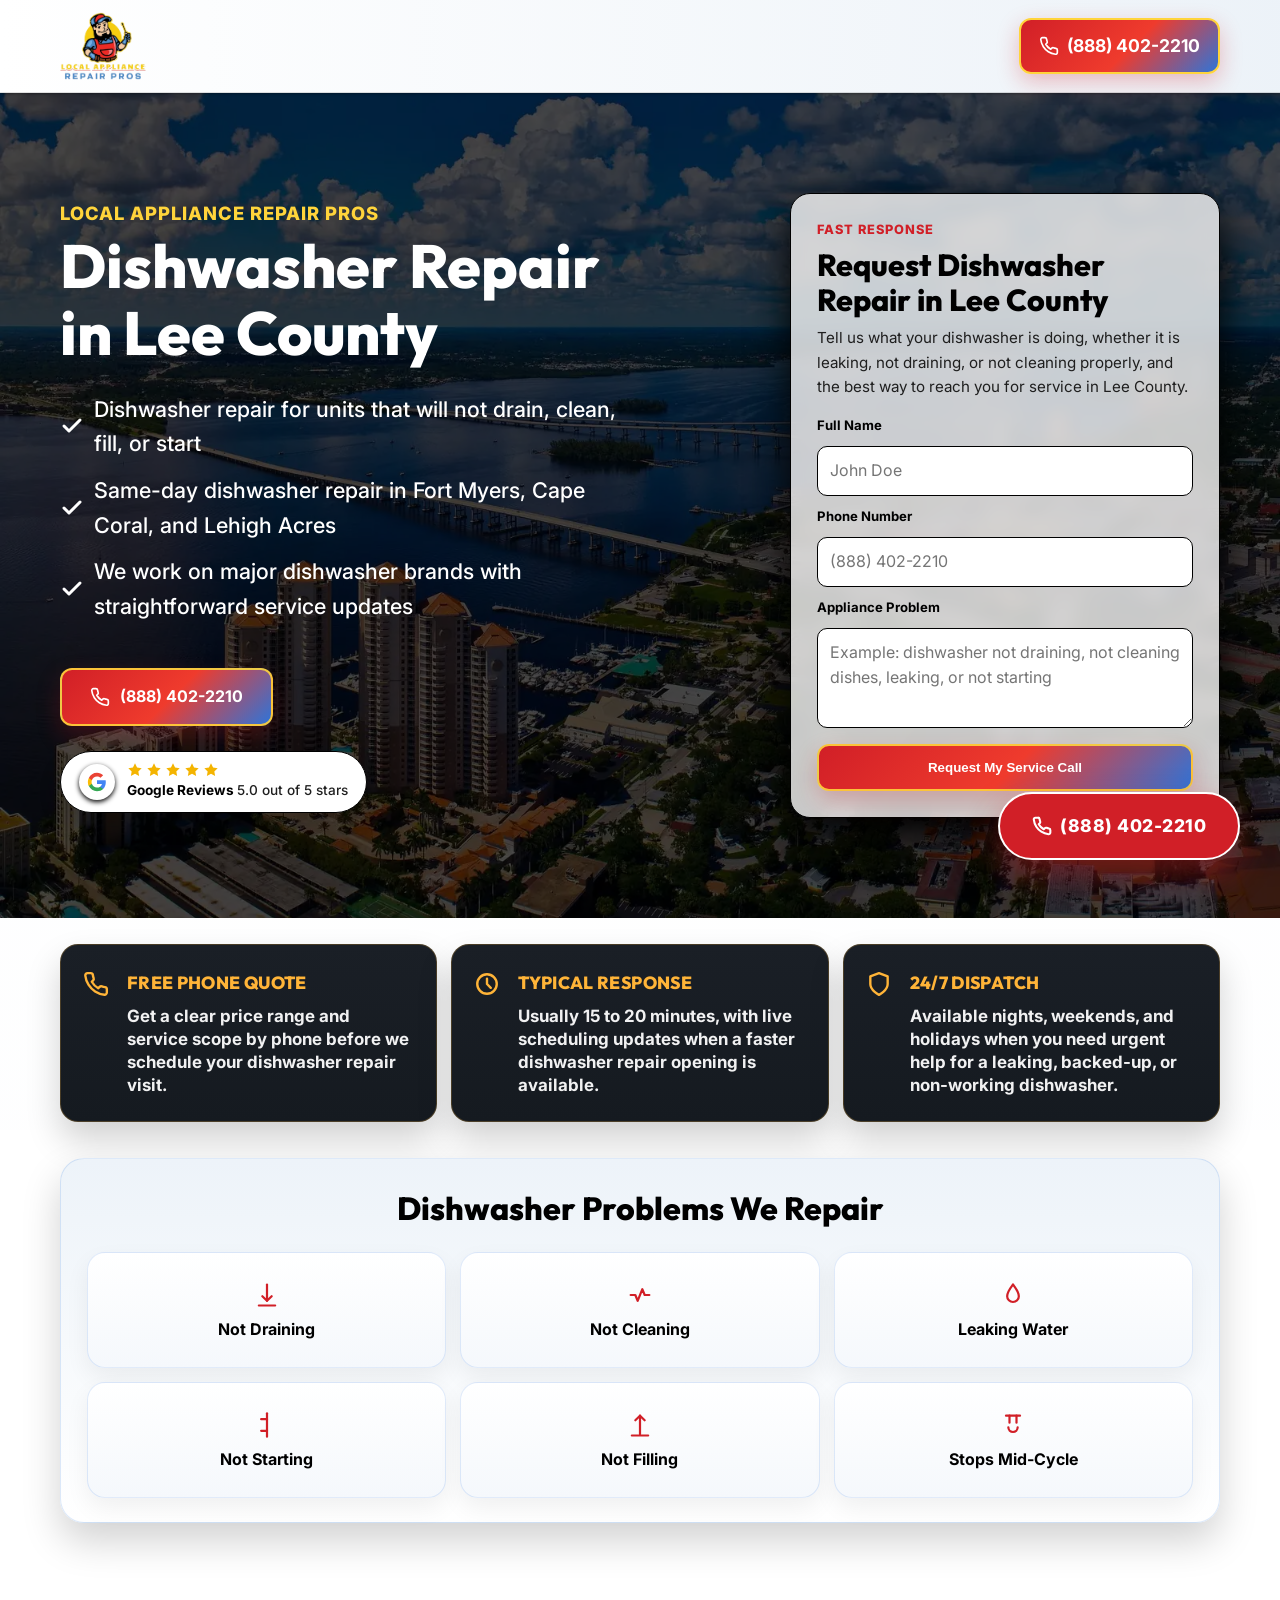
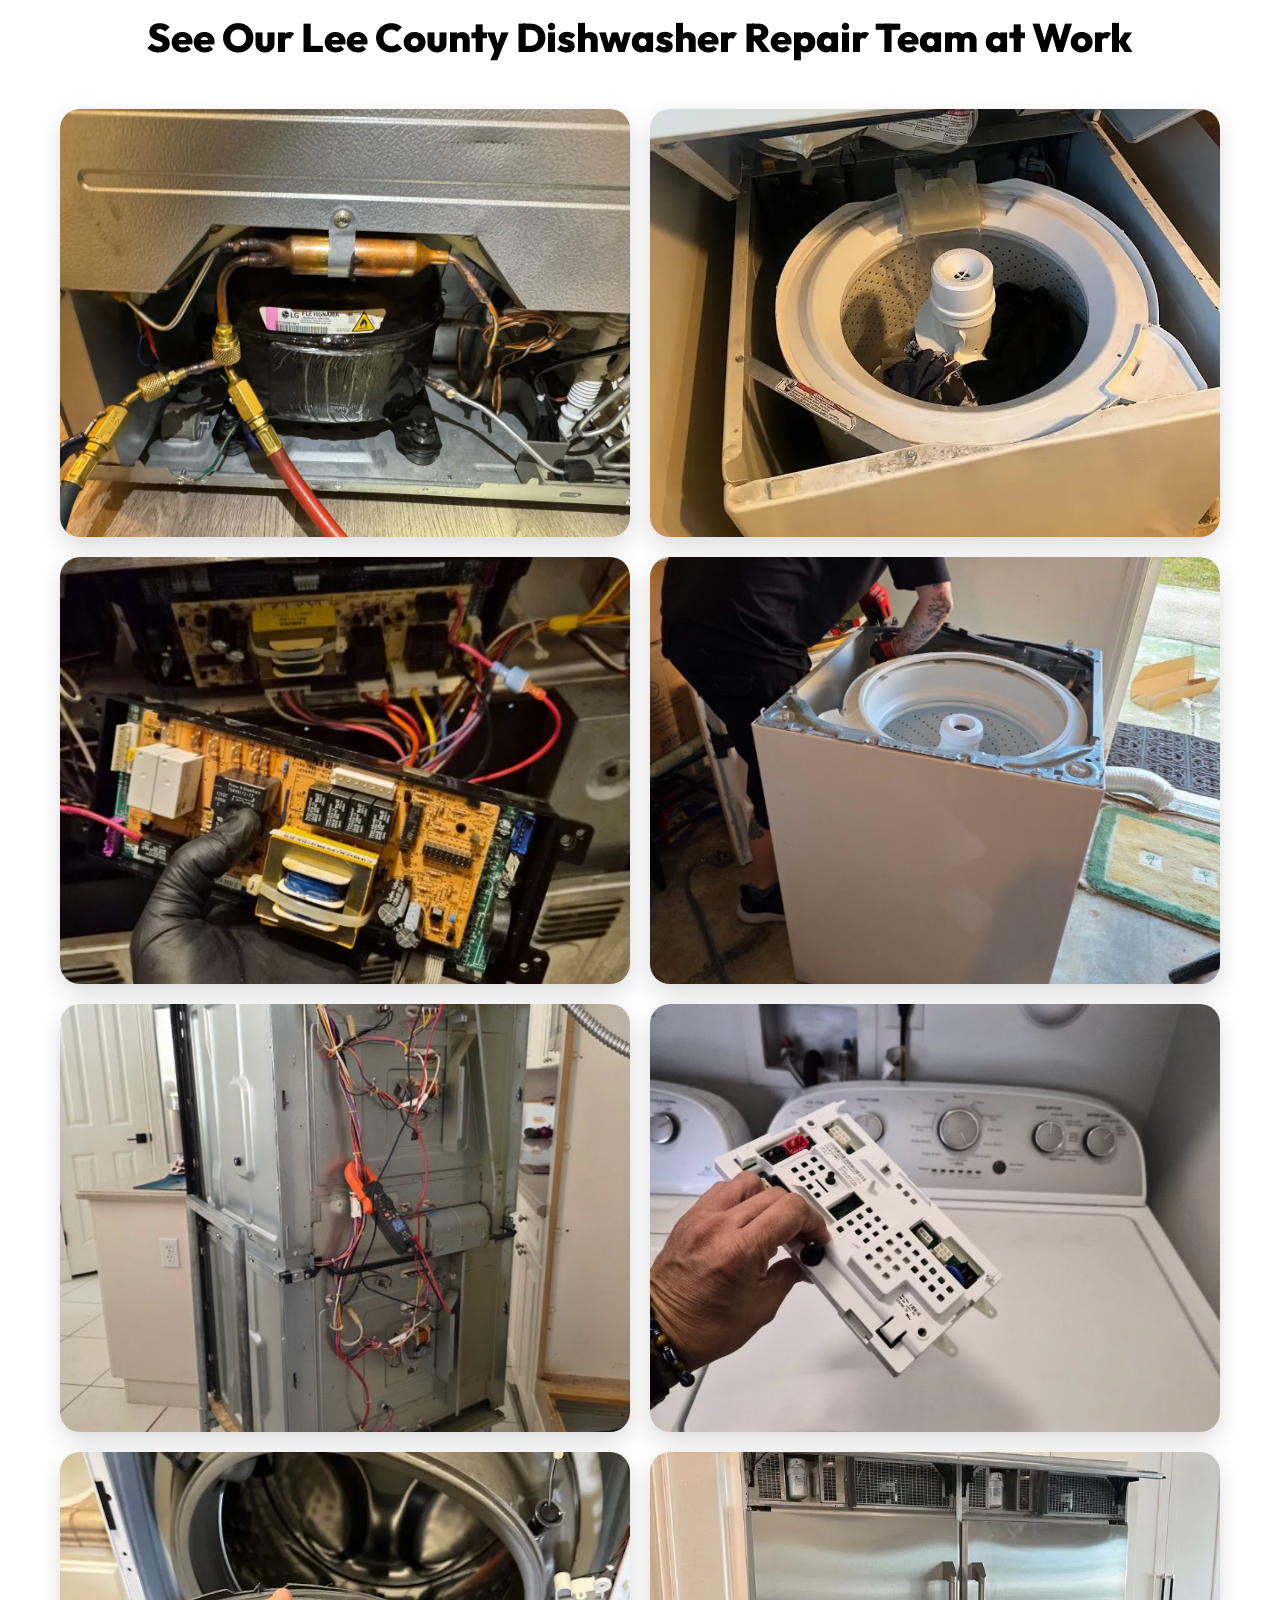
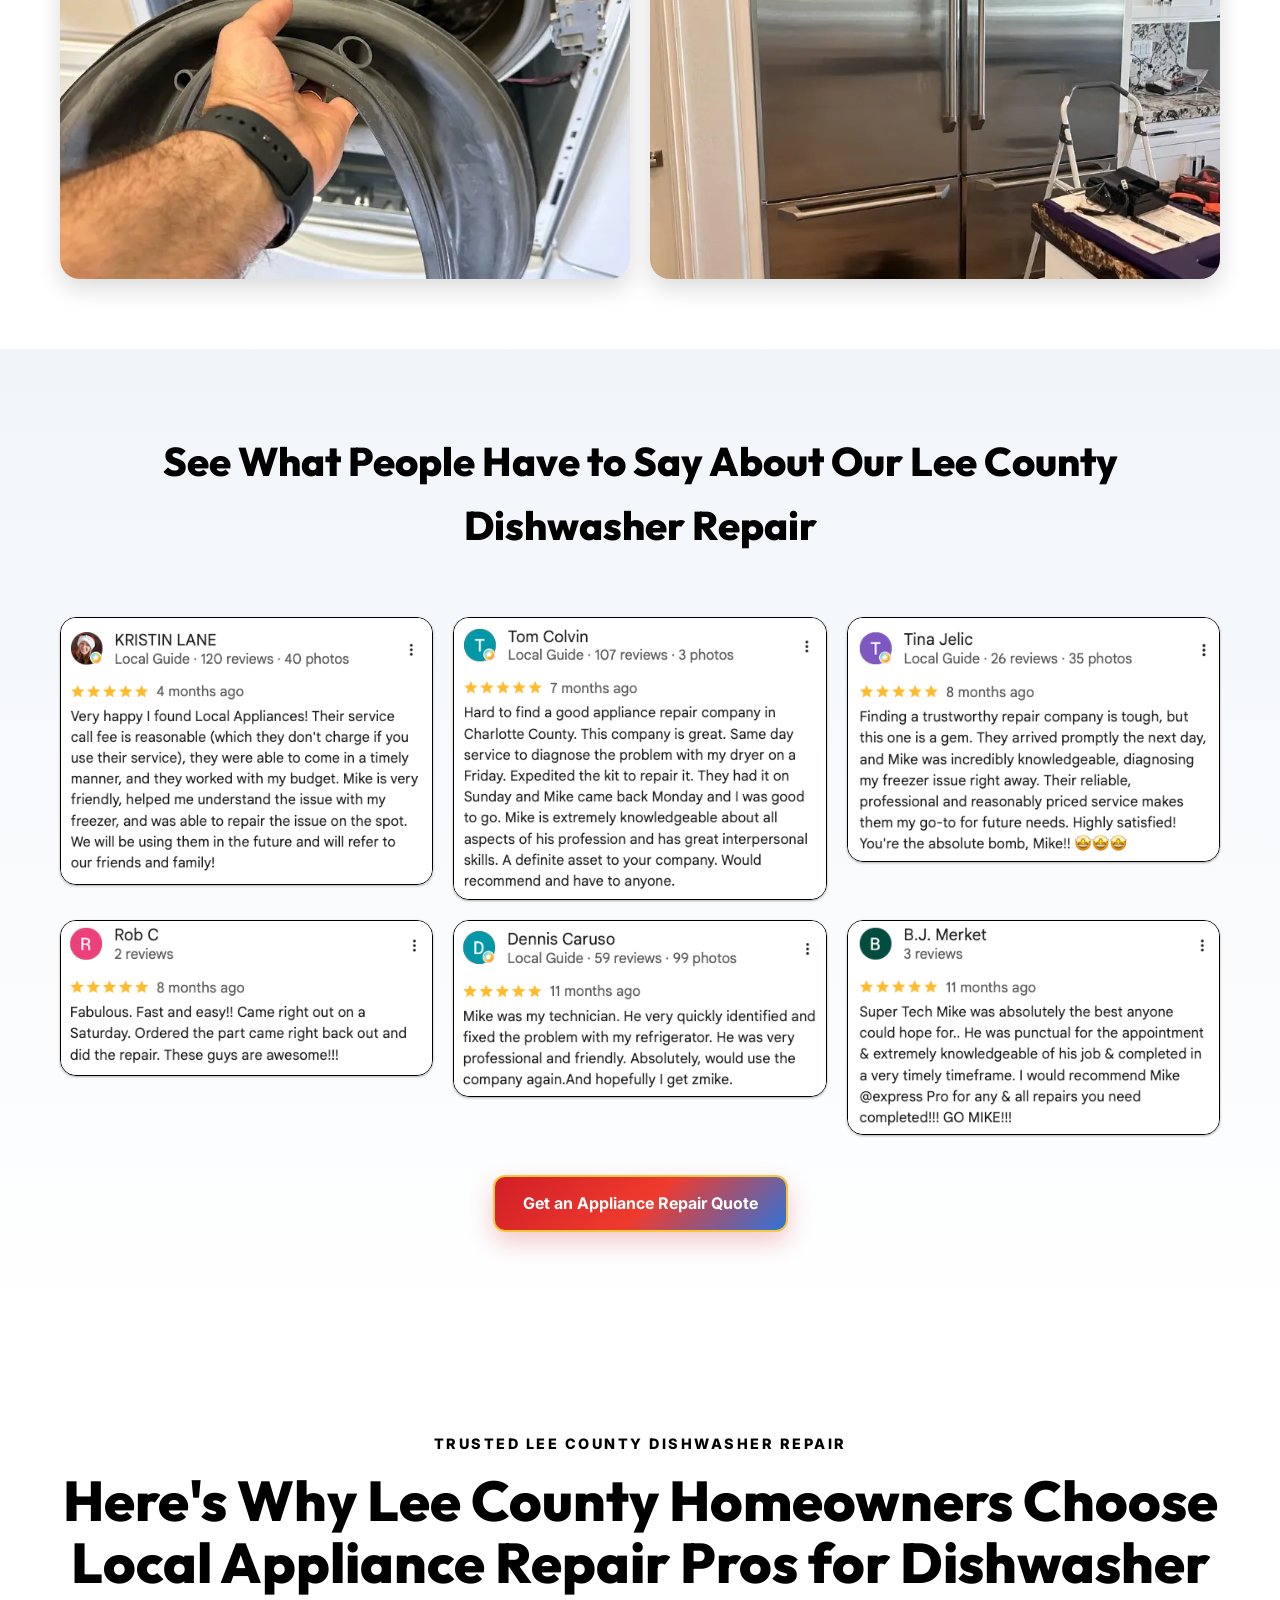
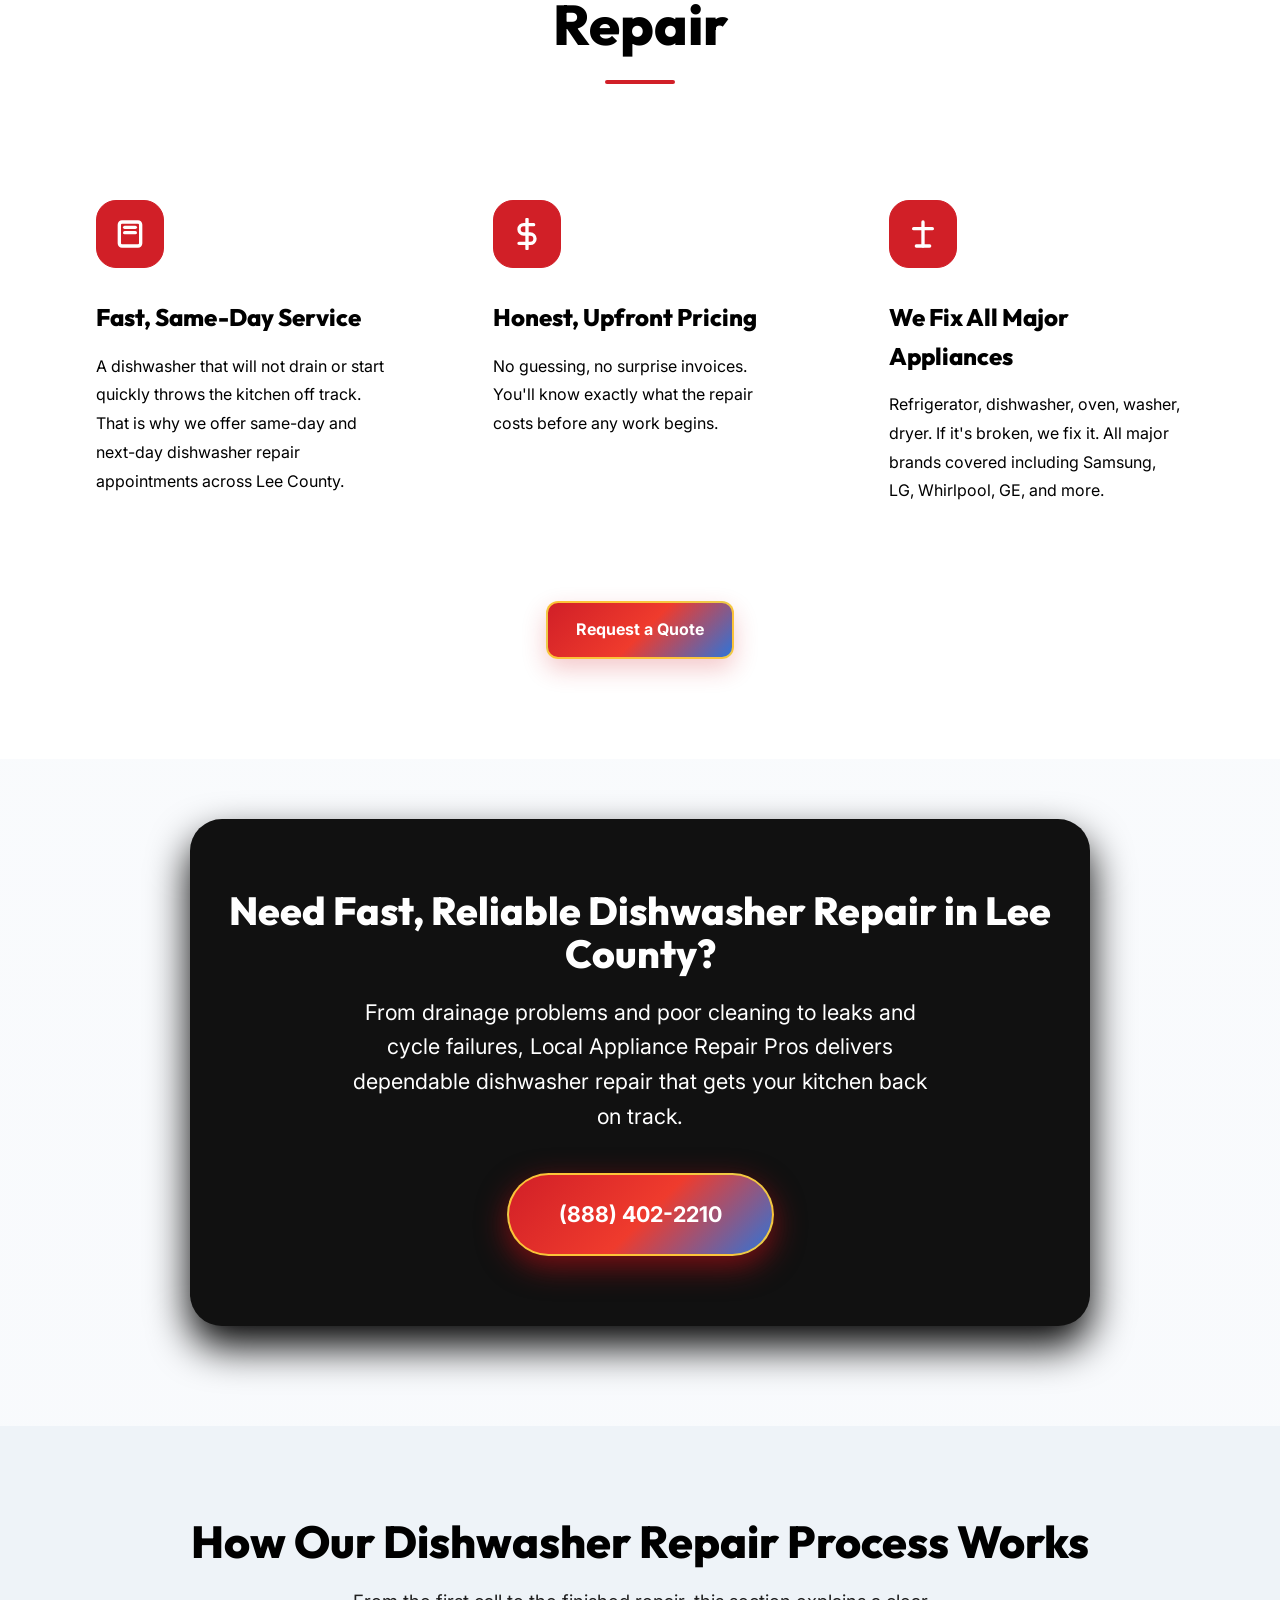
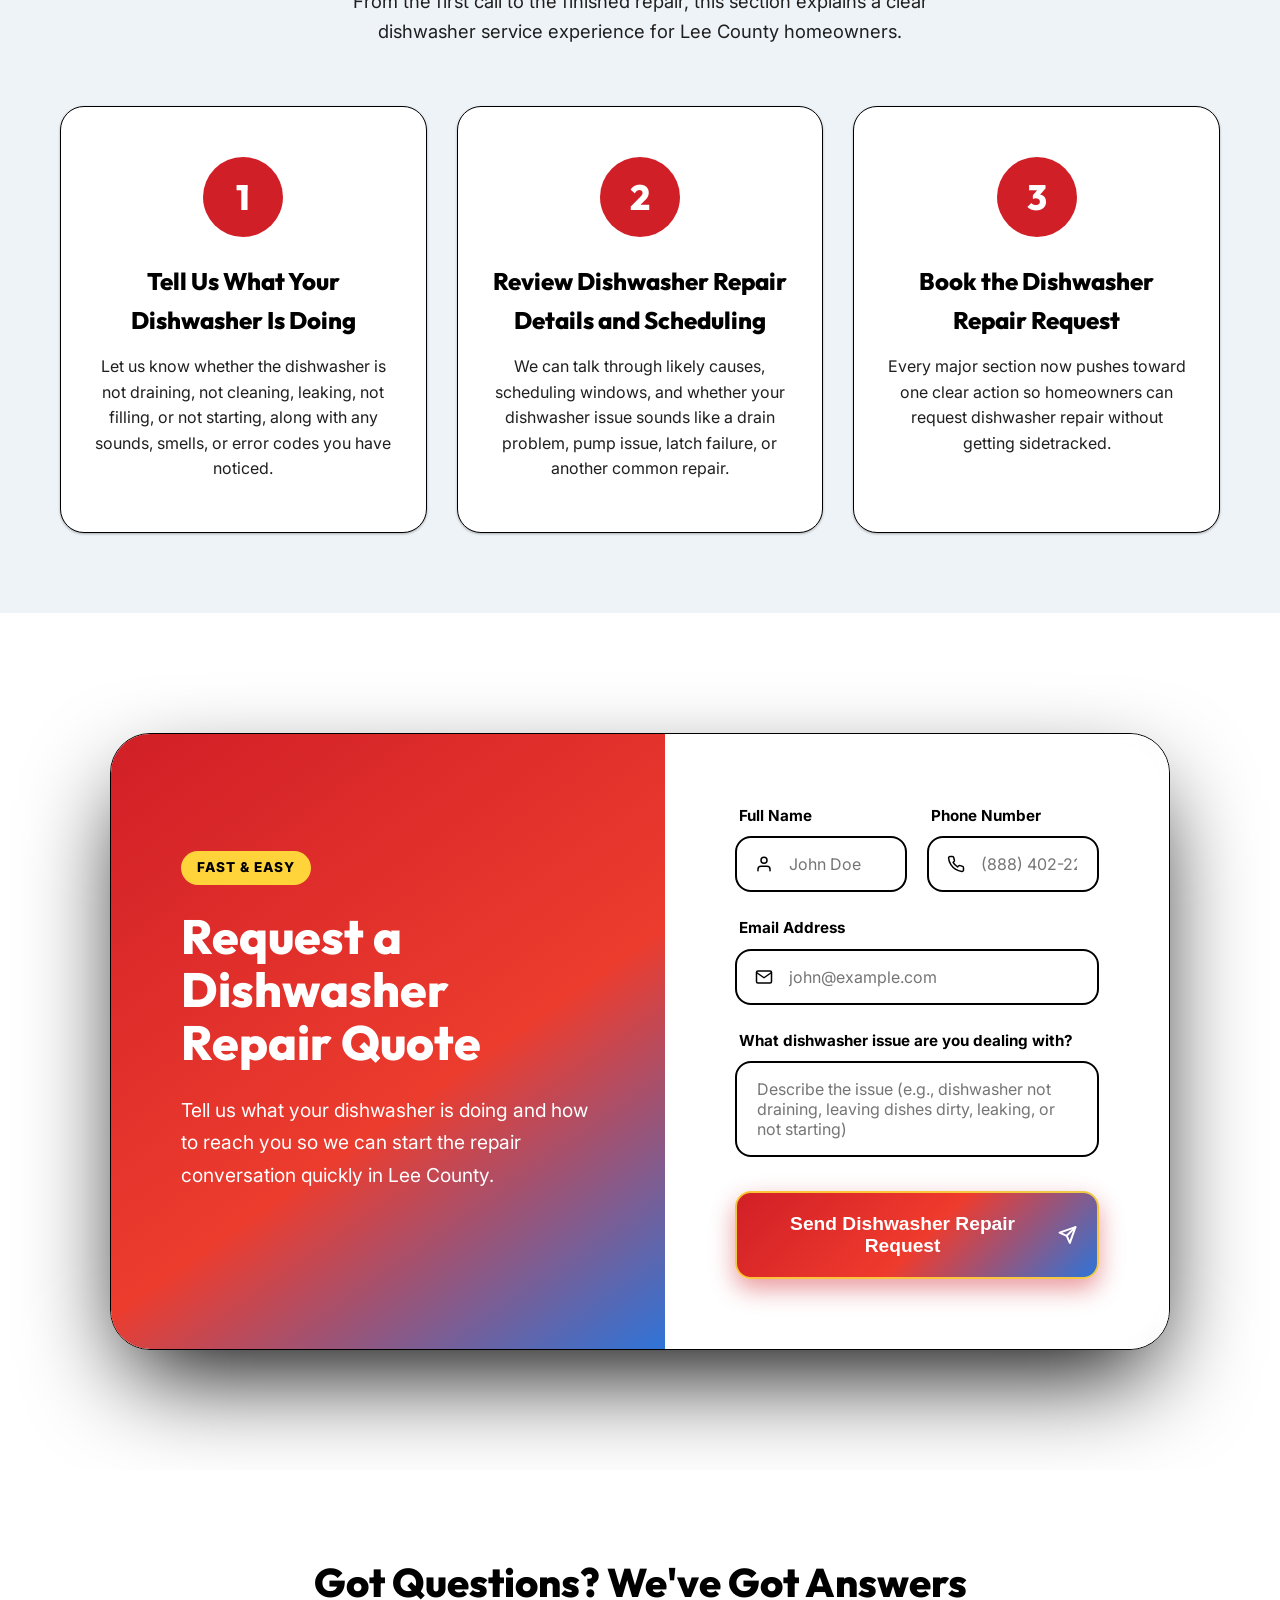
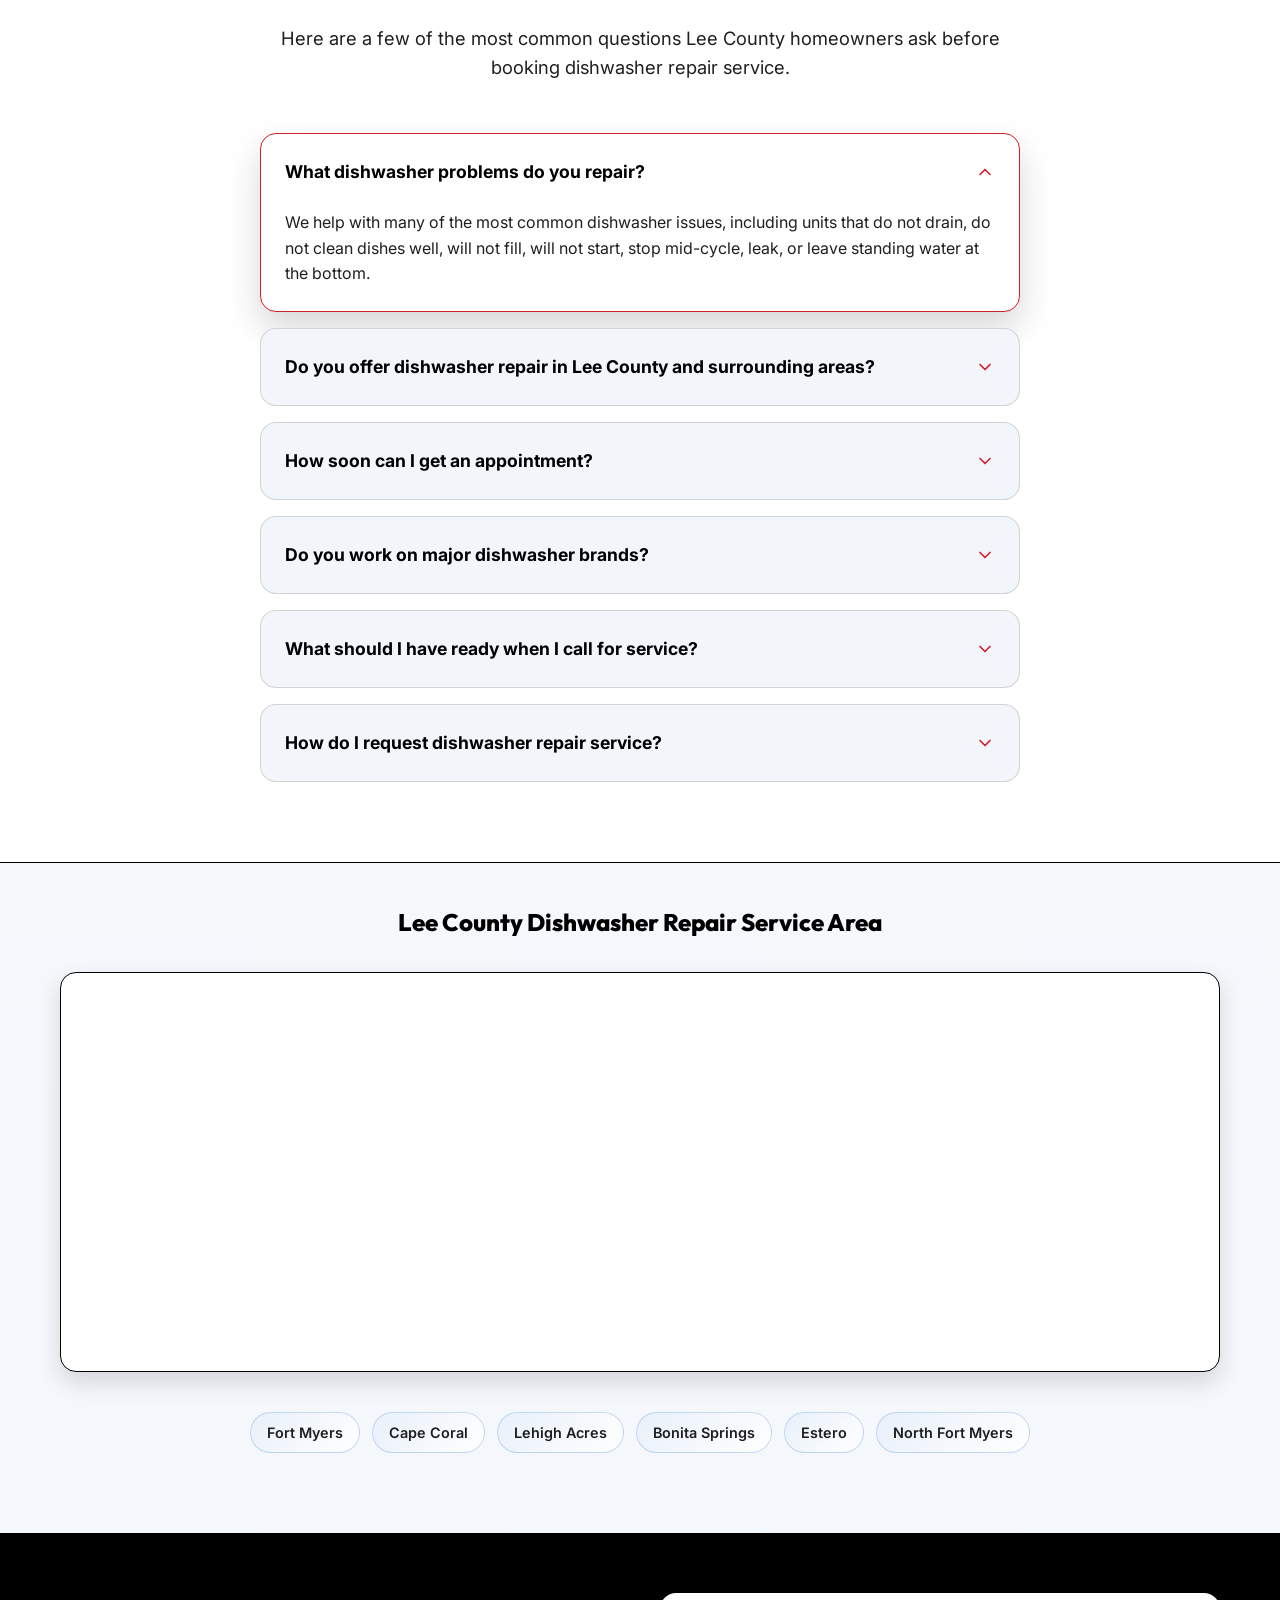
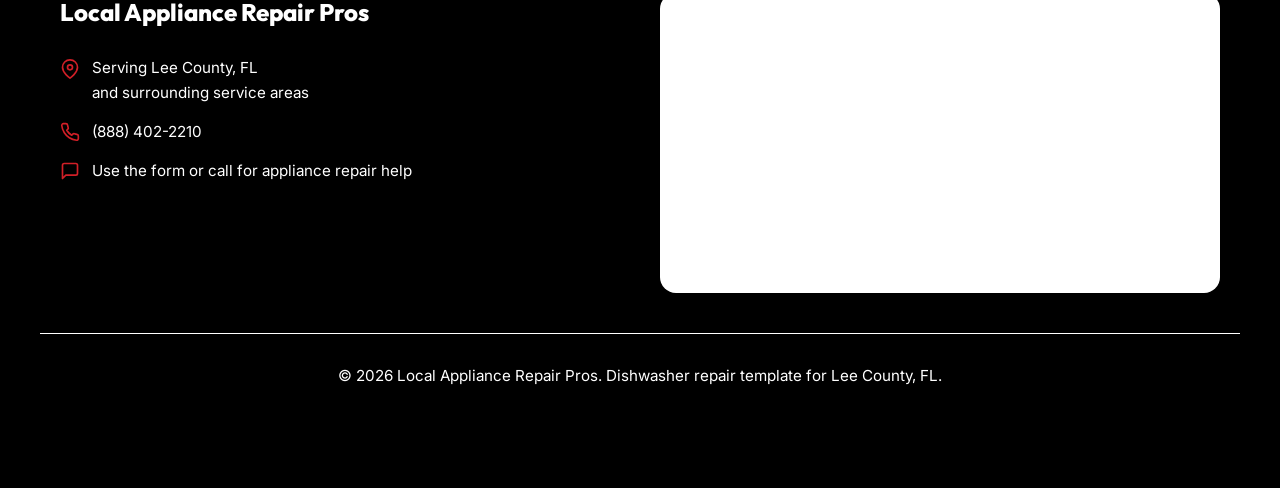
<file: dishwasher-repair.html>
<!DOCTYPE html>
<html lang="en">

<head>
    <!-- Google Tag Manager -->
    <script>(function(w,d,s,l,i){w[l]=w[l]||[];w[l].push({'gtm.start':
    new Date().getTime(),event:'gtm.js'});var f=d.getElementsByTagName(s)[0],
    j=d.createElement(s),dl=l!='dataLayer'?'&l='+l:'';j.async=true;j.src=
    'https://www.googletagmanager.com/gtm.js?id='+i+dl;f.parentNode.insertBefore(j,f);
    })(window,document,'script','dataLayer','GTM-M6Q2LPB6');</script>
    <!-- End Google Tag Manager -->
    <script async src="https://www.googletagmanager.com/gtag/js?id=AW-18150747746"></script>
    <script>
      window.dataLayer = window.dataLayer || [];
      function gtag(){dataLayer.push(arguments);}
      gtag("js", new Date());
      gtag("config", "AW-18150747746");
      gtag("config", "AW-18150747746/WUlqCL2T59EcEOLc-c5D", {
        phone_conversion_number: "(888) 402-2210"
      });

      function gtag_report_conversion(url) {
        var callback = function () {
          if (typeof url !== "undefined") {
            window.location = url;
          }
        };
        gtag("event", "conversion", {
          send_to: "AW-18150747746/WUlqCL2T59EcEOLc-c5D",
          event_callback: callback,
          event_timeout: 2000
        });
        return false;
      }
    </script>
    <meta charset="UTF-8">
    <meta name="viewport" content="width=device-width, initial-scale=1.0">
    <title>Local Appliance Repair Pros | Dishwasher Repair Lee County</title>
    <meta name="description"
        content="Local Appliance Repair Pros provides dishwasher repair in Lee County for dishwashers that will not drain, clean properly, start, fill, or complete a cycle.">
    <link rel="stylesheet" href="style.css">
    <link rel="preconnect" href="https://fonts.googleapis.com">
    <link rel="preconnect" href="https://fonts.gstatic.com" crossorigin>
    <link
        href="https://fonts.googleapis.com/css2?family=Inter:wght@400;500;600;700;800&family=Outfit:wght@400;600;700;800&display=swap"
        rel="stylesheet">
    <script type="application/ld+json">
    {
      "@context": "https://schema.org",
      "@type": "LocalBusiness",
      "name": "Local Appliance Repair Pros",
      "image": "local-appliance-repair-pros-logo.webp",
      "url": "https://example.com",
      "telephone": "(888) 402-2210",
      "priceRange": "$$",
      "address": {
        "@type": "PostalAddress",
        "streetAddress": "Lee County Service Area",
        "addressLocality": "Lee County",
        "addressRegion": "FL",
        "postalCode": "33901",
        "addressCountry": "US"
      },
      "geo": {
        "@type": "GeoCoordinates",
        "latitude": 26.6406,
        "longitude": -81.8723
      },
      "openingHoursSpecification": {
        "@type": "OpeningHoursSpecification",
        "dayOfWeek": [
          "Monday",
          "Tuesday",
          "Wednesday",
          "Thursday",
          "Friday",
          "Saturday"
        ],
        "opens": "08:00",
        "closes": "18:00"
      },
      "sameAs": []
    }
    </script>
</head>

<body>
    <header class="sticky-header">
        <div class="container header-content">
            <div class="logo">
                <img src="local-appliance-repair-pros-logo.webp" alt="Local Appliance Repair Pros logo" class="logo-img">
            </div>
            <div class="header-right">
                <a href="tel:8884022210" onclick="return gtag_report_conversion('tel:8884022210');" class="phone-link header-cta" id="header-call-link">
                    <svg class="phone-icon" viewBox="0 0 24 24" fill="none" stroke="currentColor" stroke-width="2"
                        stroke-linecap="round" stroke-linejoin="round">
                        <path
                            d="M22 16.92v3a2 2 0 0 1-2.18 2 19.79 19.79 0 0 1-8.63-3.07 19.5 19.5 0 0 1-6-6 19.79 19.79 0 0 1-3.07-8.67A2 2 0 0 1 4.11 2h3a2 2 0 0 1 2 1.72 12.84 12.84 0 0 0 .7 2.81 2 2 0 0 1-.45 2.11L8.09 9.91a16 16 0 0 0 6 6l1.27-1.27a2 2 0 0 1 2.11-.45 12.84 12.84 0 0 0 2.81.7A2 2 0 0 1 22 16.92z">
                        </path>
                    </svg>
                    (888) 402-2210
                </a>
            </div>
        </div>
    </header>

    <main id="top">
        <section class="hero-v2">
            <div class="hero-overlay"></div>
            <img src="fort-myers-hero.webp" alt="Aerial view of Lee County waterfront" class="hero-bg-img">
            <div class="container hero-container">
                <div class="hero-content">
                    <p style="color: var(--accent-yellow); font-weight: 800; font-size: 1.15rem; margin-bottom: 5px; text-transform: uppercase; letter-spacing: 1px;">Local Appliance Repair Pros</p>
                    <h1 style="margin-top: 0;">Dishwasher Repair in <span class="highlight">Lee County</span></h1>
                    <ul class="hero-subtext" style="list-style: none; padding: 0; text-align: left;">
                        <li style="display: flex; align-items: center; gap: 10px; margin-bottom: 12px; text-align: left;">
                            <svg width="24" height="24" viewBox="0 0 24 24" fill="none" stroke="#ffffff" stroke-width="3" stroke-linecap="round" stroke-linejoin="round" style="flex-shrink: 0;"><polyline points="20 6 9 17 4 12"></polyline></svg>
                            Dishwasher repair for units that will not drain, clean, fill, or start
                        </li>
                        <li style="display: flex; align-items: center; gap: 10px; margin-bottom: 12px; text-align: left;">
                            <svg width="24" height="24" viewBox="0 0 24 24" fill="none" stroke="#ffffff" stroke-width="3" stroke-linecap="round" stroke-linejoin="round" style="flex-shrink: 0;"><polyline points="20 6 9 17 4 12"></polyline></svg>
                            Same-day dishwasher repair in Fort Myers, Cape Coral, and Lehigh Acres
                        </li>
                        <li style="display: flex; align-items: center; gap: 10px; text-align: left;">
                            <svg width="24" height="24" viewBox="0 0 24 24" fill="none" stroke="#ffffff" stroke-width="3" stroke-linecap="round" stroke-linejoin="round" style="flex-shrink: 0;"><polyline points="20 6 9 17 4 12"></polyline></svg>
                            We work on major dishwasher brands with straightforward service updates
                        </li>
                    </ul>

                    <div class="hero-actions-container">
                        <a href="tel:8884022210" onclick="return gtag_report_conversion('tel:8884022210');" class="btn btn-primary btn-cta-main" id="hero-call-btn">
                            <svg class="phone-icon ring-animation" viewBox="0 0 24 24" fill="none" stroke="currentColor"
                                stroke-width="2" stroke-linecap="round" stroke-linejoin="round">
                                <path
                                    d="M22 16.92v3a2 2 0 0 1-2.18 2 19.79 19.79 0 0 1-8.63-3.07 19.5 19.5 0 0 1-6-6 19.79 19.79 0 0 1-3.07-8.67A2 2 0 0 1 4.11 2h3a2 2 0 0 1 2 1.72 12.84 12.84 0 0 0 .7 2.81 2 2 0 0 1-.45 2.11L8.09 9.91a16 16 0 0 0 6 6l1.27-1.27a2 2 0 0 1 2.11-.45 12.84 12.84 0 0 0 2.81.7A2 2 0 0 1 22 16.92z">
                                </path>
                            </svg>
                            (888) 402-2210
                        </a>
                        <p class="hero-mobile-callout mobile-only">
                            <span class="hero-mobile-callout-line hero-mobile-callout-primary">1-YEAR WARRANTY on parts and labor</span>
                            <span class="hero-mobile-callout-line hero-mobile-callout-secondary">$35 OFF for veterans, seniors, first time customers</span>
                        </p>
                    </div>

                    <div style="margin-top: 8px;">
                        <div style="display: inline-flex; align-items: center; gap: 12px; background: #ffffff; padding: 10px 18px; border-radius: 50px; box-shadow: var(--shadow-md); border: 1px solid #000000;">
                            <div style="width: 36px; height: 36px; background: #fff; border-radius: 50%; box-shadow: 0 2px 5px #000000; display: flex; align-items: center; justify-content: center; flex-shrink: 0;">
                                <svg width="20" height="20" viewBox="0 0 24 24">
                                  <path fill="#4285F4" d="M22.56 12.25c0-.78-.07-1.53-.2-2.25H12v4.26h5.92c-.26 1.37-1.04 2.53-2.21 3.31v2.77h3.57c2.08-1.92 3.28-4.74 3.28-8.09z"/>
                                  <path fill="#34A853" d="M12 23c2.97 0 5.46-.98 7.28-2.66l-3.57-2.77c-.98.66-2.23 1.06-3.71 1.06-2.86 0-5.29-1.93-6.16-4.53H2.18v2.84C3.99 20.53 7.7 23 12 23z"/>
                                  <path fill="#FBBC05" d="M5.84 14.09c-.22-.66-.35-1.36-.35-2.09s.13-1.43.35-2.09V7.07H2.18C1.43 8.55 1 10.22 1 12s.43 3.45 1.18 4.93l3.66-2.84z"/>
                                  <path fill="#EA4335" d="M12 5.38c1.62 0 3.06.56 4.21 1.64l3.15-3.15C17.45 2.09 14.97 1 12 1 7.7 1 3.99 3.47 2.18 7.07l3.66 2.84c.87-2.6 3.3-4.53 6.16-4.53z"/>
                                </svg>
                            </div>
                            <div style="display: flex; flex-direction: column; align-items: flex-start; text-align: left;">
                                <div style="display: flex; gap: 3px; color: #f4b400;">
                                    <svg width="16" height="16" viewBox="0 0 24 24" fill="currentColor"><path d="M12 2L15.09 8.26L22 9.27L17 14.14L18.18 21.02L12 17.77L5.82 21.02L7 14.14L2 9.27L8.91 8.26L12 2Z"/></svg>
                                    <svg width="16" height="16" viewBox="0 0 24 24" fill="currentColor"><path d="M12 2L15.09 8.26L22 9.27L17 14.14L18.18 21.02L12 17.77L5.82 21.02L7 14.14L2 9.27L8.91 8.26L12 2Z"/></svg>
                                    <svg width="16" height="16" viewBox="0 0 24 24" fill="currentColor"><path d="M12 2L15.09 8.26L22 9.27L17 14.14L18.18 21.02L12 17.77L5.82 21.02L7 14.14L2 9.27L8.91 8.26L12 2Z"/></svg>
                                    <svg width="16" height="16" viewBox="0 0 24 24" fill="currentColor"><path d="M12 2L15.09 8.26L22 9.27L17 14.14L18.18 21.02L12 17.77L5.82 21.02L7 14.14L2 9.27L8.91 8.26L12 2Z"/></svg>
                                    <svg width="16" height="16" viewBox="0 0 24 24" fill="currentColor"><path d="M12 2L15.09 8.26L22 9.27L17 14.14L18.18 21.02L12 17.77L5.82 21.02L7 14.14L2 9.27L8.91 8.26L12 2Z"/></svg>
                                </div>
                                <span style="font-size: 0.85rem; font-weight: 700; color: var(--text-main); margin-top: 2px;">Google Reviews <span style="font-weight: 500; color: var(--text-light);">5.0 out of 5 stars</span></span>
                            </div>
                        </div>

                        <div class="desktop-hero-photo desktop-only">
                            <img src="placeholder.svg" alt="Local Appliance Repair Pros technician placeholder" class="desktop-hero-photo-img">
                        </div>

                        <div class="mobile-truck-anim-hero mobile-only truck-trigger">
                            <img src="placeholder.svg" alt="Local Appliance Repair Pros service placeholder" class="truck-img-hero">
                        </div>
                    </div>
                </div>
                <aside class="hero-form-panel desktop-only" aria-label="Request appliance repair">
                    <div class="hero-form-card">
                        <p class="hero-form-kicker">Fast Response</p>
                        <h3>Request Dishwasher Repair in Lee County</h3>
                        <p class="hero-form-copy">Tell us what your dishwasher is doing, whether it is leaking, not draining, or not cleaning properly, and the best way to reach you for service in Lee County.</p>
                        <form data-netlify="true" name="hero-appliance-repair-quote" class="hero-quick-form">
                            <input type="hidden" name="form-name" value="hero-appliance-repair-quote">
                            <label for="hero-name">Full Name</label>
                            <input type="text" id="hero-name" name="name" required placeholder="John Doe">

                            <label for="hero-phone">Phone Number</label>
                            <input type="tel" id="hero-phone" name="phone" required placeholder="(888) 402-2210">

                            <label for="hero-needs">Appliance Problem</label>
                            <textarea id="hero-needs" name="needs" rows="3" required placeholder="Example: dishwasher not draining, not cleaning dishes, leaking, or not starting"></textarea>

                            <button type="submit" class="btn btn-primary hero-form-submit">Request My Service Call</button>
                        </form>
                    </div>
                </aside>
                </div>
            </div>
        </section>

        <section class="service-highlights">
            <div class="container">
                <div class="service-highlights-grid">
                    <article class="service-highlight-card">
                        <div class="service-highlight-icon" aria-hidden="true">
                            <svg width="26" height="26" viewBox="0 0 24 24" fill="none" stroke="currentColor" stroke-width="2.2" stroke-linecap="round" stroke-linejoin="round">
                                <path d="M22 16.92v3a2 2 0 0 1-2.18 2 19.79 19.79 0 0 1-8.63-3.07 19.5 19.5 0 0 1-6-6 19.79 19.79 0 0 1-3.07-8.67A2 2 0 0 1 4.11 2h3a2 2 0 0 1 2 1.72 12.84 12.84 0 0 0 .7 2.81 2 2 0 0 1-.45 2.11L8.09 9.91a16 16 0 0 0 6 6l1.27-1.27a2 2 0 0 1 2.11-.45 12.84 12.84 0 0 0 2.81.7A2 2 0 0 1 22 16.92z"></path>
                            </svg>
                        </div>
                        <div class="service-highlight-copy">
                            <h3>Free Phone Quote</h3>
                            <p>Get a clear price range and service scope by phone before we schedule your dishwasher repair visit.</p>
                        </div>
                    </article>

                    <article class="service-highlight-card">
                        <div class="service-highlight-icon" aria-hidden="true">
                            <svg width="26" height="26" viewBox="0 0 24 24" fill="none" stroke="currentColor" stroke-width="2.2" stroke-linecap="round" stroke-linejoin="round">
                                <circle cx="12" cy="12" r="9"></circle>
                                <polyline points="12 7 12 12 15.5 15.5"></polyline>
                            </svg>
                        </div>
                        <div class="service-highlight-copy">
                            <h3>Typical Response</h3>
                            <p>Usually 15 to 20 minutes, with live scheduling updates when a faster dishwasher repair opening is available.</p>
                        </div>
                    </article>

                    <article class="service-highlight-card">
                        <div class="service-highlight-icon" aria-hidden="true">
                            <svg width="26" height="26" viewBox="0 0 24 24" fill="none" stroke="currentColor" stroke-width="2.2" stroke-linecap="round" stroke-linejoin="round">
                                <path d="M12 22s8-4 8-10V5l-8-3-8 3v7c0 6 8 10 8 10z"></path>
                            </svg>
                        </div>
                        <div class="service-highlight-copy">
                            <h3>24/7 Dispatch</h3>
                            <p>Available nights, weekends, and holidays when you need urgent help for a leaking, backed-up, or non-working dishwasher.</p>
                        </div>
                    </article>
                </div>
            </div>
        </section>

        <section class="appliance-strip appliance-issues-strip">
            <div class="container">
                <div class="appliance-strip-inner">
                    <h3>Dishwasher Problems We Repair</h3>
                    <div class="appliance-strip-grid">
                        <div class="appliance-pill">
                            <svg width="28" height="28" viewBox="0 0 24 24" fill="none" stroke="currentColor" stroke-width="1.9" stroke-linecap="round" stroke-linejoin="round">
                                <path d="M12 3v14"></path>
                                <path d="M8 13l4 4 4-4"></path>
                                <path d="M5 21h14"></path>
                            </svg>
                            <span>Not Draining</span>
                        </div>
                        <div class="appliance-pill">
                            <svg width="28" height="28" viewBox="0 0 24 24" fill="none" stroke="currentColor" stroke-width="1.9" stroke-linecap="round" stroke-linejoin="round">
                                <path d="M4 12h4l2 5 4-10 2 5h4"></path>
                            </svg>
                            <span>Not Cleaning</span>
                        </div>
                        <div class="appliance-pill">
                            <svg width="28" height="28" viewBox="0 0 24 24" fill="none" stroke="currentColor" stroke-width="1.9" stroke-linecap="round" stroke-linejoin="round">
                                <path d="M12 3C9 7 7 9.5 7 13a5 5 0 0 0 10 0c0-3.5-2-6-5-10Z"></path>
                            </svg>
                            <span>Leaking Water</span>
                        </div>
                        <div class="appliance-pill">
                            <svg width="28" height="28" viewBox="0 0 24 24" fill="none" stroke="currentColor" stroke-width="1.9" stroke-linecap="round" stroke-linejoin="round">
                                <path d="M12 2v20"></path>
                                <path d="M7 7h5"></path>
                                <path d="M7 17h5"></path>
                            </svg>
                            <span>Not Starting</span>
                        </div>
                        <div class="appliance-pill">
                            <svg width="28" height="28" viewBox="0 0 24 24" fill="none" stroke="currentColor" stroke-width="1.9" stroke-linecap="round" stroke-linejoin="round">
                                <path d="M12 4v16"></path>
                                <path d="M8 8l4-4 4 4"></path>
                                <path d="M5 21h14"></path>
                            </svg>
                            <span>Not Filling</span>
                        </div>
                        <div class="appliance-pill">
                            <svg width="28" height="28" viewBox="0 0 24 24" fill="none" stroke="currentColor" stroke-width="1.9" stroke-linecap="round" stroke-linejoin="round">
                                <path d="M6 4h12"></path>
                                <path d="M9 4v6"></path>
                                <path d="M15 4v6"></path>
                                <path d="M8 14a4 4 0 1 0 8 0"></path>
                            </svg>
                            <span>Stops Mid-Cycle</span>
                        </div>
                    </div>
                </div>
            </div>
        </section>

        <section class="team-gallery" style="background: var(--white); padding: 70px 0;">
            <div class="container">
                <div class="section-header" style="margin-bottom: 40px;">
                    <h2>See Our Lee County Dishwasher Repair Team at Work</h2>
                </div>
                <div class="team-grid">
                    <div class="team-item"><img src="team-photo-1.webp" alt="Dishwasher repair service visit in a Lee County home" style="position: absolute; top: 0; left: 0; width: 100%; height: 100%; object-fit: cover;"></div>
                    <div class="team-item"><img src="team-photo-2.webp" alt="Appliance control replacement during stove repair" style="position: absolute; top: 0; left: 0; width: 100%; height: 100%; object-fit: cover;"></div>
                    <div class="team-item"><img src="team-photo-3.jpeg" alt="Technician holding a replacement appliance control board" style="position: absolute; top: 0; left: 0; width: 100%; height: 100%; object-fit: cover;"></div>
                    <div class="team-item"><img src="team-photo-4.jpeg" alt="Technician working on a washing machine repair" style="position: absolute; top: 0; left: 0; width: 100%; height: 100%; object-fit: cover;"></div>
                    <div class="team-item"><img src="team-photo-5.jpeg" alt="Refrigerator repair diagnostics in progress" style="position: absolute; top: 0; left: 0; width: 100%; height: 100%; object-fit: cover;"></div>
                    <div class="team-item"><img src="team-photo-6.jpeg" alt="Replacement washer control panel ready for installation" style="position: absolute; top: 0; left: 0; width: 100%; height: 100%; object-fit: cover;"></div>
                    <div class="team-item"><img src="team-photo-7.webp" alt="Technician servicing an appliance with tools on site" style="position: absolute; top: 0; left: 0; width: 100%; height: 100%; object-fit: cover;"></div>
                    <div class="team-item"><img src="team-photo-8.webp" alt="Inside view of a refrigerator during component replacement" style="position: absolute; top: 0; left: 0; width: 100%; height: 100%; object-fit: cover;"></div>
                </div>
            </div>
        </section>

        <section id="reviews" class="reviews">
            <div class="container">
                <div class="section-header" style="display: flex; flex-direction: column; align-items: center;">
                    <h2>See What People Have to Say About Our Lee County Dishwasher Repair</h2>
                </div>

                <div class="reviews-grid-v2">
                    <img src="review-kristin-lane.png" alt="Local Appliance Repair Pros review from Kristin Lane" class="review-img-v2">
                    <img src="review-tom-colvin.png" alt="Local Appliance Repair Pros review from Tom Colvin" class="review-img-v2">
                    <img src="review-tina-jelic.png" alt="Local Appliance Repair Pros review from Tina Jelic" class="review-img-v2">
                    <img src="review-rob-c.png" alt="Local Appliance Repair Pros review from Rob C" class="review-img-v2">
                    <img src="review-dennis-caruso.png" alt="Local Appliance Repair Pros review from Dennis Caruso" class="review-img-v2">
                    <img src="review-bj-merket.png" alt="Local Appliance Repair Pros review from B.J. Merket" class="review-img-v2">
                </div>

                <div style="display: flex; flex-wrap: wrap; justify-content: center; gap: 14px; margin-top: 40px; margin-bottom: 20px;">
                    <a href="#top" class="btn btn-primary" id="reviews-call-btn">Get an Appliance Repair Quote</a>
                </div>
            </div>
        </section>

        <section class="why-pick-v3">
            <div class="blob-1"></div>
            <div class="blob-2"></div>

            <div class="container" style="position: relative; z-index: 2;">
                <div class="section-header-v3">
                    <p class="subtitle-v3">Trusted Lee County Dishwasher Repair</p>
                    <h2 class="title-v3">Here's Why Lee County Homeowners Choose Local Appliance Repair Pros for Dishwasher Repair</h2>
                    <div class="divider-v3"></div>
                </div>

                <div class="feature-grid-v3">
                    <div class="feature-card-v3 reveal">
                        <div class="icon-box-v3">
                            <svg width="32" height="32" viewBox="0 0 24 24" fill="none" stroke="#ffffff" stroke-width="2.5" stroke-linecap="round" stroke-linejoin="round">
                                <rect x="4" y="3" width="16" height="18" rx="2"/><line x1="8" y1="7" x2="16" y2="7"/><line x1="8" y1="11" x2="16" y2="11"/>
                            </svg>
                        </div>
                        <h3 class="card-title-v3">Fast, Same-Day Service</h3>
                        <p class="card-text-v3">A dishwasher that will not drain or start quickly throws the kitchen off track. That is why we offer same-day and next-day dishwasher repair appointments across Lee County.</p>
                    </div>

                    <div class="feature-card-v3 reveal" style="transition-delay: 0.1s;">
                        <div class="icon-box-v3">
                            <svg width="32" height="32" viewBox="0 0 24 24" fill="none" stroke="#ffffff" stroke-width="2.5" stroke-linecap="round" stroke-linejoin="round">
                                <line x1="12" y1="1" x2="12" y2="23"/><path d="M17 5H9.5a3.5 3.5 0 0 0 0 7h5a3.5 3.5 0 0 1 0 7H6"/>
                            </svg>
                        </div>
                        <h3 class="card-title-v3">Honest, Upfront Pricing</h3>
                        <p class="card-text-v3">No guessing, no surprise invoices. You'll know exactly what the repair costs before any work begins.</p>
                    </div>

                    <div class="feature-card-v3 reveal" style="transition-delay: 0.2s;">
                        <div class="icon-box-v3">
                            <svg width="32" height="32" viewBox="0 0 24 24" fill="none" stroke="#ffffff" stroke-width="2.5" stroke-linecap="round" stroke-linejoin="round">
                                <path d="M12 3v18"/><path d="M5 8h14"/><path d="M7 21h10"/>
                            </svg>
                        </div>
                        <h3 class="card-title-v3">We Fix All Major Appliances</h3>
                        <p class="card-text-v3">Refrigerator, dishwasher, oven, washer, dryer. If it's broken, we fix it. All major brands covered including Samsung, LG, Whirlpool, GE, and more.</p>
                    </div>
                </div>

                <div style="display: flex; flex-wrap: wrap; justify-content: center; gap: 14px; margin-top: 50px;">
                    <a href="#top" class="btn btn-primary" id="why-pick-call-btn">Request a Quote</a>
                </div>
            </div>
        </section>

        <section class="final-cta" style="padding: 60px 20px 100px;">
            <div class="container" style="background: #111111; border-radius: 32px; padding: 70px 30px; text-align: center; box-shadow: 0 20px 40px #000000; position: relative; overflow: hidden; max-width: 900px; margin: 0 auto;">
                <h2 style="color: var(--white); position: relative; z-index: 2; line-height: 1.1;">Need Fast, Reliable Dishwasher Repair in Lee County?</h2>
                <p style="color: #ffffff; position: relative; z-index: 2; max-width: 600px; margin: 0 auto 40px auto; font-size: 1.35rem;">From drainage problems and poor cleaning to leaks and cycle failures, Local Appliance Repair Pros delivers dependable dishwasher repair that gets your kitchen back on track.</p>
                <div style="position: relative; z-index: 2; display: flex; flex-wrap: wrap; align-items: center; justify-content: center; gap: 16px;">
                    <a href="tel:8884022210" onclick="return gtag_report_conversion('tel:8884022210');" class="btn btn-primary btn-large" id="final-call-btn" style="padding: 22px 50px; border-radius: 50px; display: inline-flex; align-items: center; gap: 16px; box-shadow: 0 10px 30px #7f0f14; font-size: 1.35rem;">
                        (888) 402-2210
                    </a>
                </div>
            </div>
        </section>

        <section class="process" style="padding: 80px 0; background: var(--bg-light);">
            <div class="container">
                <div class="section-header" style="text-align: center; margin-bottom: 60px;">
                    <h2 style="font-size: 2.8rem; color: var(--primary);">How Our Dishwasher Repair Process Works</h2>
                    <p style="color: var(--text-light); font-size: 1.15rem; max-width: 600px; margin: 10px auto 0;">From the first call to the finished repair, this section explains a clear dishwasher service experience for Lee County homeowners.</p>
                </div>

                <div style="display: grid; grid-template-columns: repeat(auto-fit, minmax(300px, 1fr)); gap: 30px; position: relative;">
                    <div style="background: var(--white); padding: 50px 30px; border-radius: 24px; text-align: center; box-shadow: var(--shadow-sm); border: 1px solid #000000; transition: transform 0.3s ease;">
                        <div style="width: 80px; height: 80px; background: #d11f27; color: #ffffff; border-radius: 50%; display: flex; align-items: center; justify-content: center; font-size: 2.2rem; margin: 0 auto 25px; font-weight: 800; font-family: 'Outfit', sans-serif;">1</div>
                        <h3 style="font-size: 1.5rem; margin-bottom: 15px; color: var(--primary);">Tell Us What Your Dishwasher Is Doing</h3>
                        <p style="color: var(--text-light); line-height: 1.6;">Let us know whether the dishwasher is not draining, not cleaning, leaking, not filling, or not starting, along with any sounds, smells, or error codes you have noticed.</p>
                    </div>

                    <div style="background: var(--white); padding: 50px 30px; border-radius: 24px; text-align: center; box-shadow: var(--shadow-sm); border: 1px solid #000000; transition: transform 0.3s ease;">
                        <div style="width: 80px; height: 80px; background: #d11f27; color: #ffffff; border-radius: 50%; display: flex; align-items: center; justify-content: center; font-size: 2.2rem; margin: 0 auto 25px; font-weight: 800; font-family: 'Outfit', sans-serif;">2</div>
                        <h3 style="font-size: 1.5rem; margin-bottom: 15px; color: var(--primary);">Review Dishwasher Repair Details and Scheduling</h3>
                        <p style="color: var(--text-light); line-height: 1.6;">We can talk through likely causes, scheduling windows, and whether your dishwasher issue sounds like a drain problem, pump issue, latch failure, or another common repair.</p>
                    </div>

                    <div style="background: var(--white); padding: 50px 30px; border-radius: 24px; text-align: center; box-shadow: var(--shadow-sm); border: 1px solid #000000; transition: transform 0.3s ease;">
                        <div style="width: 80px; height: 80px; background: #d11f27; color: #ffffff; border-radius: 50%; display: flex; align-items: center; justify-content: center; font-size: 2.2rem; margin: 0 auto 25px; font-weight: 800; font-family: 'Outfit', sans-serif;">3</div>
                        <h3 style="font-size: 1.5rem; margin-bottom: 15px; color: var(--primary);">Book the Dishwasher Repair Request</h3>
                        <p style="color: var(--text-light); line-height: 1.6;">Every major section now pushes toward one clear action so homeowners can request dishwasher repair without getting sidetracked.</p>
                    </div>
                </div>
            </div>
        </section>

        <section id="quote-form" class="quote-form-section-v2">
            <div class="container container-medium">
                <div class="form-wrapper-v2">
                    <div class="form-grid-v2">
                        <div class="form-content-v2">
                            <span class="form-tag">Fast & Easy</span>
                            <h2 class="form-title">Request a <span class="highlight">Dishwasher Repair Quote</span></h2>
                            <p class="form-description">Tell us what your dishwasher is doing and how to reach you so we can start the repair conversation quickly in Lee County.</p>

                        </div>

                        <div class="form-container-v2">
                            <form id="lead-form" data-netlify="true" name="appliance-repair-quote" class="premium-form">
                                <input type="hidden" name="form-name" value="appliance-repair-quote">
                                <div class="input-row">
                                    <div class="input-field">
                                        <label for="name">Full Name</label>
                                        <div class="input-wrapper">
                                            <svg class="input-icon" width="18" height="18" viewBox="0 0 24 24" fill="none" stroke="currentColor" stroke-width="2" stroke-linecap="round" stroke-linejoin="round"><path d="M20 21v-2a4 4 0 0 0-4-4H8a4 4 0 0 0-4 4v2"></path><circle cx="12" cy="7" r="4"></circle></svg>
                                            <input type="text" id="name" name="name" required placeholder="John Doe">
                                        </div>
                                    </div>
                                    <div class="input-field">
                                        <label for="phone">Phone Number</label>
                                        <div class="input-wrapper">
                                            <svg class="input-icon" width="18" height="18" viewBox="0 0 24 24" fill="none" stroke="currentColor" stroke-width="2" stroke-linecap="round" stroke-linejoin="round"><path d="M22 16.92v3a2 2 0 0 1-2.18 2 19.79 19.79 0 0 1-8.63-3.07 19.5 19.5 0 0 1-6-6 19.79 19.79 0 0 1-3.07-8.67A2 2 0 0 1 4.11 2h3a2 2 0 0 1 2 1.72 12.84 12.84 0 0 0 .7 2.81 2 2 0 0 1-.45 2.11L8.09 9.91a16 16 0 0 0 6 6l1.27-1.27a2 2 0 0 1 2.11-.45 12.84 12.84 0 0 0 2.81.7A2 2 0 0 1 22 16.92z"></path></svg>
                                            <input type="tel" id="phone" name="phone" required placeholder="(888) 402-2210">
                                        </div>
                                    </div>
                                </div>
                                <div class="input-field">
                                    <label for="email">Email Address</label>
                                    <div class="input-wrapper">
                                        <svg class="input-icon" width="18" height="18" viewBox="0 0 24 24" fill="none" stroke="currentColor" stroke-width="2" stroke-linecap="round" stroke-linejoin="round"><path d="M4 4h16c1.1 0 2 .9 2 2v12c0 1.1-.9 2-2 2H4c-1.1 0-2-.9-2-2V6c0-1.1.9-2 2-2z"></path><polyline points="22,6 12,13 2,6"></polyline></svg>
                                        <input type="email" id="email" name="email" required placeholder="john@example.com">
                                    </div>
                                </div>
                                <div class="input-field">
                                    <label for="needs">What dishwasher issue are you dealing with?</label>
                                    <div class="input-wrapper">
                                        <textarea id="needs" name="needs" rows="3" required placeholder="Describe the issue (e.g., dishwasher not draining, leaving dishes dirty, leaking, or not starting)"></textarea>
                                    </div>
                                </div>
                                <button type="submit" class="btn btn-primary submit-btn-v2">
                                    <span>Send Dishwasher Repair Request</span>
                                    <svg width="20" height="20" viewBox="0 0 24 24" fill="none" stroke="currentColor" stroke-width="2.5" stroke-linecap="round" stroke-linejoin="round"><line x1="22" y1="2" x2="11" y2="13"></line><polygon points="22 2 15 22 11 13 2 9 22 2"></polygon></svg>
                                </button>
                            </form>
                        </div>
                    </div>
                </div>
            </div>
        </section>

        <div id="success-modal" class="modal">
            <div class="modal-content">
                <div class="modal-header">
                    <span class="close-modal">&times;</span>
                </div>
                <div class="modal-body" style="text-align: center; padding: 20px 10px 40px;">
                    <div class="success-icon">✓</div>
                    <h3 style="font-size: 2rem; color: var(--primary); margin-bottom: 15px;">Request Received!</h3>
                    <p style="font-size: 1.15rem; color: var(--text-light); line-height: 1.6; max-width: 430px; margin: 0 auto 30px;">Thanks for submitting your form. We'll reach out in the next couple minutes.</p>
                    <button class="btn btn-primary close-modal-btn" style="width: 100%; border-radius: 50px; padding: 15px;">Awesome, Got it</button>
                </div>
            </div>
        </div>

        <section class="faq-section" style="padding: 80px 0; background: var(--white);">
            <div class="container" style="max-width: 800px;">
                <div class="section-header" style="text-align: center; margin-bottom: 50px;">
                    <h2 style="font-size: 2.5rem; color: var(--primary);">Got Questions? We've Got Answers</h2>
                    <p style="color: var(--text-light); font-size: 1.15rem; margin-top: 10px;">Here are a few of the most common questions Lee County homeowners ask before booking dishwasher repair service.</p>
                </div>

                <div class="faq-accordion">
                    <details class="faq-item" name="faq" open>
                        <summary class="faq-question">
                            What dishwasher problems do you repair?
                            <svg class="faq-icon" viewBox="0 0 24 24" fill="none" stroke="currentColor" stroke-width="2" stroke-linecap="round" stroke-linejoin="round"><polyline points="6 9 12 15 18 9"></polyline></svg>
                        </summary>
                        <div class="faq-answer">
                            <p>We help with many of the most common dishwasher issues, including units that do not drain, do not clean dishes well, will not fill, will not start, stop mid-cycle, leak, or leave standing water at the bottom.</p>
                        </div>
                    </details>

                    <details class="faq-item" name="faq">
                        <summary class="faq-question">
                            Do you offer dishwasher repair in Lee County and surrounding areas?
                            <svg class="faq-icon" viewBox="0 0 24 24" fill="none" stroke="currentColor" stroke-width="2" stroke-linecap="round" stroke-linejoin="round"><polyline points="6 9 12 15 18 9"></polyline></svg>
                        </summary>
                        <div class="faq-answer">
                            <p>Yes. We focus on Lee County and nearby communities so we can provide faster scheduling, dependable arrival windows, and local dishwasher repair service you can count on.</p>
                        </div>
                    </details>

                    <details class="faq-item" name="faq">
                        <summary class="faq-question">
                            How soon can I get an appointment?
                            <svg class="faq-icon" viewBox="0 0 24 24" fill="none" stroke="currentColor" stroke-width="2" stroke-linecap="round" stroke-linejoin="round"><polyline points="6 9 12 15 18 9"></polyline></svg>
                        </summary>
                        <div class="faq-answer">
                            <p>In many cases, same-day or next-day appointments may be available depending on the schedule and the type of repair needed. The best way to check availability is to call or submit the form with your appliance issue.</p>
                        </div>
                    </details>

                    <details class="faq-item" name="faq">
                        <summary class="faq-question">
                            Do you work on major dishwasher brands?
                            <svg class="faq-icon" viewBox="0 0 24 24" fill="none" stroke="currentColor" stroke-width="2" stroke-linecap="round" stroke-linejoin="round"><polyline points="6 9 12 15 18 9"></polyline></svg>
                        </summary>
                        <div class="faq-answer">
                            <p>Yes. We work on many major dishwasher brands, including Whirlpool, GE, KitchenAid, Bosch, Frigidaire, LG, Samsung, and more.</p>
                        </div>
                    </details>

                    <details class="faq-item" name="faq">
                        <summary class="faq-question">
                            What should I have ready when I call for service?
                            <svg class="faq-icon" viewBox="0 0 24 24" fill="none" stroke="currentColor" stroke-width="2" stroke-linecap="round" stroke-linejoin="round"><polyline points="6 9 12 15 18 9"></polyline></svg>
                        </summary>
                        <div class="faq-answer">
                            <p>It helps to know the appliance type, brand, model if available, and what symptoms you are seeing. If you already have photos or an error code, that can make it even easier to understand the issue before the appointment.</p>
                        </div>
                    </details>

                    <details class="faq-item" name="faq">
                        <summary class="faq-question">
                            How do I request dishwasher repair service?
                            <svg class="faq-icon" viewBox="0 0 24 24" fill="none" stroke="currentColor" stroke-width="2" stroke-linecap="round" stroke-linejoin="round"><polyline points="6 9 12 15 18 9"></polyline></svg>
                        </summary>
                        <div class="faq-answer">
                            <p>You can call <a href="tel:8884022210" onclick="return gtag_report_conversion('tel:8884022210');">(888) 402-2210</a> or use the form on this page to tell us what your dishwasher is doing. From there, we can talk through the issue and help you schedule the next step.</p>
                        </div>
                    </details>
                </div>
            </div>
        </section>

        <section class="service-areas">
            <div class="container">
                <h3>Lee County Dishwasher Repair Service Area</h3>
                <div class="map-container" style="display: flex; align-items: center; justify-content: center; min-height: 300px; background: #ffffff; border-radius: 16px; border: 1px solid #000000; box-shadow: var(--shadow-md); overflow: hidden;">
                    <iframe src="https://www.google.com/maps?q=Lee+County,+FL&output=embed" width="600" height="450" style="border:0; width: 100%; min-height: 360px;" allowfullscreen="" loading="lazy" referrerpolicy="no-referrer-when-downgrade"></iframe>
                </div>
                <div class="tags">
                    <span class="tag">Fort Myers</span>
                    <span class="tag">Cape Coral</span>
                    <span class="tag">Lehigh Acres</span>
                    <span class="tag">Bonita Springs</span>
                    <span class="tag">Estero</span>
                    <span class="tag">North Fort Myers</span>
                </div>
            </div>
        </section>
    </main>

    <footer style="padding: 60px 0 100px; background: var(--primary); color: #ffffff; font-size: 0.95rem;">
        <div class="container" style="display: grid; grid-template-columns: repeat(auto-fit, minmax(300px, 1fr)); gap: 40px; margin-bottom: 40px; text-align: left;">
            <div class="footer-contact">
                <h3 style="color: var(--white); font-size: 1.5rem; margin-bottom: 25px;">Local Appliance Repair Pros</h3>
                <p style="margin-bottom: 15px; display: flex; align-items: flex-start; gap: 12px;">
                    <svg width="20" height="20" viewBox="0 0 24 24" fill="none" stroke="currentColor" stroke-width="2" stroke-linecap="round" stroke-linejoin="round" style="flex-shrink: 0; margin-top: 3px; color: var(--accent);"><path d="M21 10c0 7-9 13-9 13s-9-6-9-13a9 9 0 0 1 18 0z"></path><circle cx="12" cy="10" r="3"></circle></svg>
                    <span>Serving Lee County, FL<br>and surrounding service areas</span>
                </p>
                <p style="margin-bottom: 15px; display: flex; align-items: center; gap: 12px;">
                    <svg width="20" height="20" viewBox="0 0 24 24" fill="none" stroke="currentColor" stroke-width="2" stroke-linecap="round" stroke-linejoin="round" style="flex-shrink: 0; color: var(--accent);"><path d="M22 16.92v3a2 2 0 0 1-2.18 2 19.79 19.79 0 0 1-8.63-3.07 19.5 19.5 0 0 1-6-6 19.79 19.79 0 0 1-3.07-8.67A2 2 0 0 1 4.11 2h3a2 2 0 0 1 2 1.72 12.84 12.84 0 0 0 .7 2.81 2 2 0 0 1-.45 2.11L8.09 9.91a16 16 0 0 0 6 6l1.27-1.27a2 2 0 0 1 2.11-.45 12.84 12.84 0 0 0 2.81.7A2 2 0 0 1 22 16.92z"></path></svg>
                    <a href="tel:8884022210" onclick="return gtag_report_conversion('tel:8884022210');" style="color: inherit; text-decoration: none;">(888) 402-2210</a>
                </p>
                <p style="margin-bottom: 0; display: flex; align-items: center; gap: 12px;">
                    <svg width="20" height="20" viewBox="0 0 24 24" fill="none" stroke="currentColor" stroke-width="2" stroke-linecap="round" stroke-linejoin="round" style="flex-shrink: 0; color: var(--accent);"><path d="M21 15a2 2 0 0 1-2 2H7l-4 4V5a2 2 0 0 1 2-2h14a2 2 0 0 1 2 2z"></path></svg>
                    <span>Use the form or call for appliance repair help</span>
                </p>
            </div>

            <div class="footer-map" style="border-radius: 16px; overflow: hidden; box-shadow: 0 10px 30px #000000; background: #ffffff; color: #000000; display: flex; align-items: center; justify-content: center; min-height: 250px;">
                <iframe src="https://www.google.com/maps?q=Lee+County,+FL&output=embed" width="400" height="300" style="border:0; width: 100%; height: 100%; min-height: 300px;" allowfullscreen="" loading="lazy" referrerpolicy="no-referrer-when-downgrade"></iframe>
            </div>
        </div>
        <div class="container" style="text-align: center; border-top: 1px solid #ffffff; padding-top: 30px;">
            <p>&copy; 2026 Local Appliance Repair Pros. Dishwasher repair template for Lee County, FL.</p>
        </div>
    </footer>

    <div class="mobile-cta-bar" id="mobile-scroll-trigger">
        <div style="display: flex; gap: 10px;">
            <a href="tel:8884022210" onclick="return gtag_report_conversion('tel:8884022210');" class="btn btn-primary btn-full" id="mobile-call-btn">
                <svg class="phone-icon ring-animation" viewBox="0 0 24 24" fill="none" stroke="currentColor"
                    stroke-width="2" stroke-linecap="round" stroke-linejoin="round">
                    <path
                        d="M22 16.92v3a2 2 0 0 1-2.18 2 19.79 19.79 0 0 1-8.63-3.07 19.5 19.5 0 0 1-6-6 19.79 19.79 0 0 1-3.07-8.67A2 2 0 0 1 4.11 2h3a2 2 0 0 1 2 1.72 12.84 12.84 0 0 0 .7 2.81 2 2 0 0 1-.45 2.11L8.09 9.91a16 16 0 0 0 6 6l1.27-1.27a2 2 0 0 1 2.11-.45 12.84 12.84 0 0 0 2.81.7A2 2 0 0 1 22 16.92z">
                    </path>
                </svg>
                (888) 402-2210
            </a>
        </div>
    </div>

    <script>
        document.addEventListener("DOMContentLoaded", function() {
            const observerOptions = {
                threshold: 0.05,
                rootMargin: "0px 0px 20px 0px"
            };

            const observer = new IntersectionObserver((entries) => {
                entries.forEach(entry => {
                    if (entry.isIntersecting) {
                        entry.target.classList.add("in-view");
                        observer.unobserve(entry.target);
                    }
                });
            }, observerOptions);

            document.querySelectorAll(".reveal, .truck-trigger").forEach(el => {
                observer.observe(el);
            });

            const mobileCta = document.querySelector(".mobile-cta-bar");
            if (mobileCta) {
                window.addEventListener("scroll", function() {
                    if (window.scrollY > 300) {
                        mobileCta.classList.add("is-visible");
                    } else {
                        mobileCta.classList.remove("is-visible");
                    }
                }, { passive: true });
            }

            document.querySelectorAll("a[href='#quote-form']").forEach((link) => {
                link.addEventListener("click", (event) => {
                    event.preventDefault();
                    const targetForm = document.getElementById("quote-form");
                    if (targetForm) {
                        targetForm.scrollIntoView({ behavior: "smooth", block: "start" });
                    }
                });
            });

            const modal = document.getElementById("success-modal");
            const closeButtons = document.querySelectorAll(".close-modal, .close-modal-btn");

            document.querySelectorAll("form[data-netlify='true']").forEach((form) => {
                form.addEventListener("submit", function(e) {
                    e.preventDefault();

                    const formData = new FormData(form);
                    fetch("/", {
                        method: "POST",
                        body: new URLSearchParams(formData).toString(),
                        headers: { "Content-Type": "application/x-www-form-urlencoded" }
                    })
                    .then(() => {
                        document.body.setAttribute("data-form-status", "form_submit");
                        window.dispatchEvent(new CustomEvent("form_submit", {
                            detail: { formName: form.getAttribute("name") || "netlify-form" }
                        }));

                        if (window.dataLayer && Array.isArray(window.dataLayer)) {
                            window.dataLayer.push({
                                event: "form_submit",
                                form_name: form.getAttribute("name") || "netlify-form"
                            });
                        }

                        modal.style.display = "block";
                        document.body.style.overflow = "hidden";
                        form.reset();
                    })
                    .catch((error) => {
                        console.error("Error submitting form:", error);
                    });
                });
            });

            closeButtons.forEach(btn => {
                btn.addEventListener("click", () => {
                    modal.style.display = "none";
                    document.body.style.overflow = "auto";
                });
            });

            window.addEventListener("click", (event) => {
                if (event.target == modal) {
                    modal.style.display = "none";
                    document.body.style.overflow = "auto";
                }
            });
        });
    </script>

    <div class="desktop-cta-container desktop-only">
        <a href="tel:8884022210" onclick="return gtag_report_conversion('tel:8884022210');" class="floating-cta-v2">
            <span class="cta-pulse"></span>
            <svg width="20" height="20" viewBox="0 0 24 24" fill="none" stroke="currentColor" stroke-width="2.5" stroke-linecap="round" stroke-linejoin="round" style="margin-right: 8px;"><path d="M22 16.92v3a2 2 0 0 1-2.18 2 19.79 19.79 0 0 1-8.63-3.07 19.5 19.5 0 0 1-6-6 19.79 19.79 0 0 1-3.07-8.67A2 2 0 0 1 4.11 2h3a2 2 0 0 1 2 1.72 12.84 12.84 0 0 0 .7 2.81 2 2 0 0 1-.45 2.11L8.09 9.91a16 16 0 0 0 6 6l1.27-1.27a2 2 0 0 1 2.11-.45 12.84 12.84 0 0 0 2.81.7A2 2 0 0 1 22 16.92z"></path></svg>
            (888) 402-2210
        </a>
    </div>
</body>

</html>
</file>
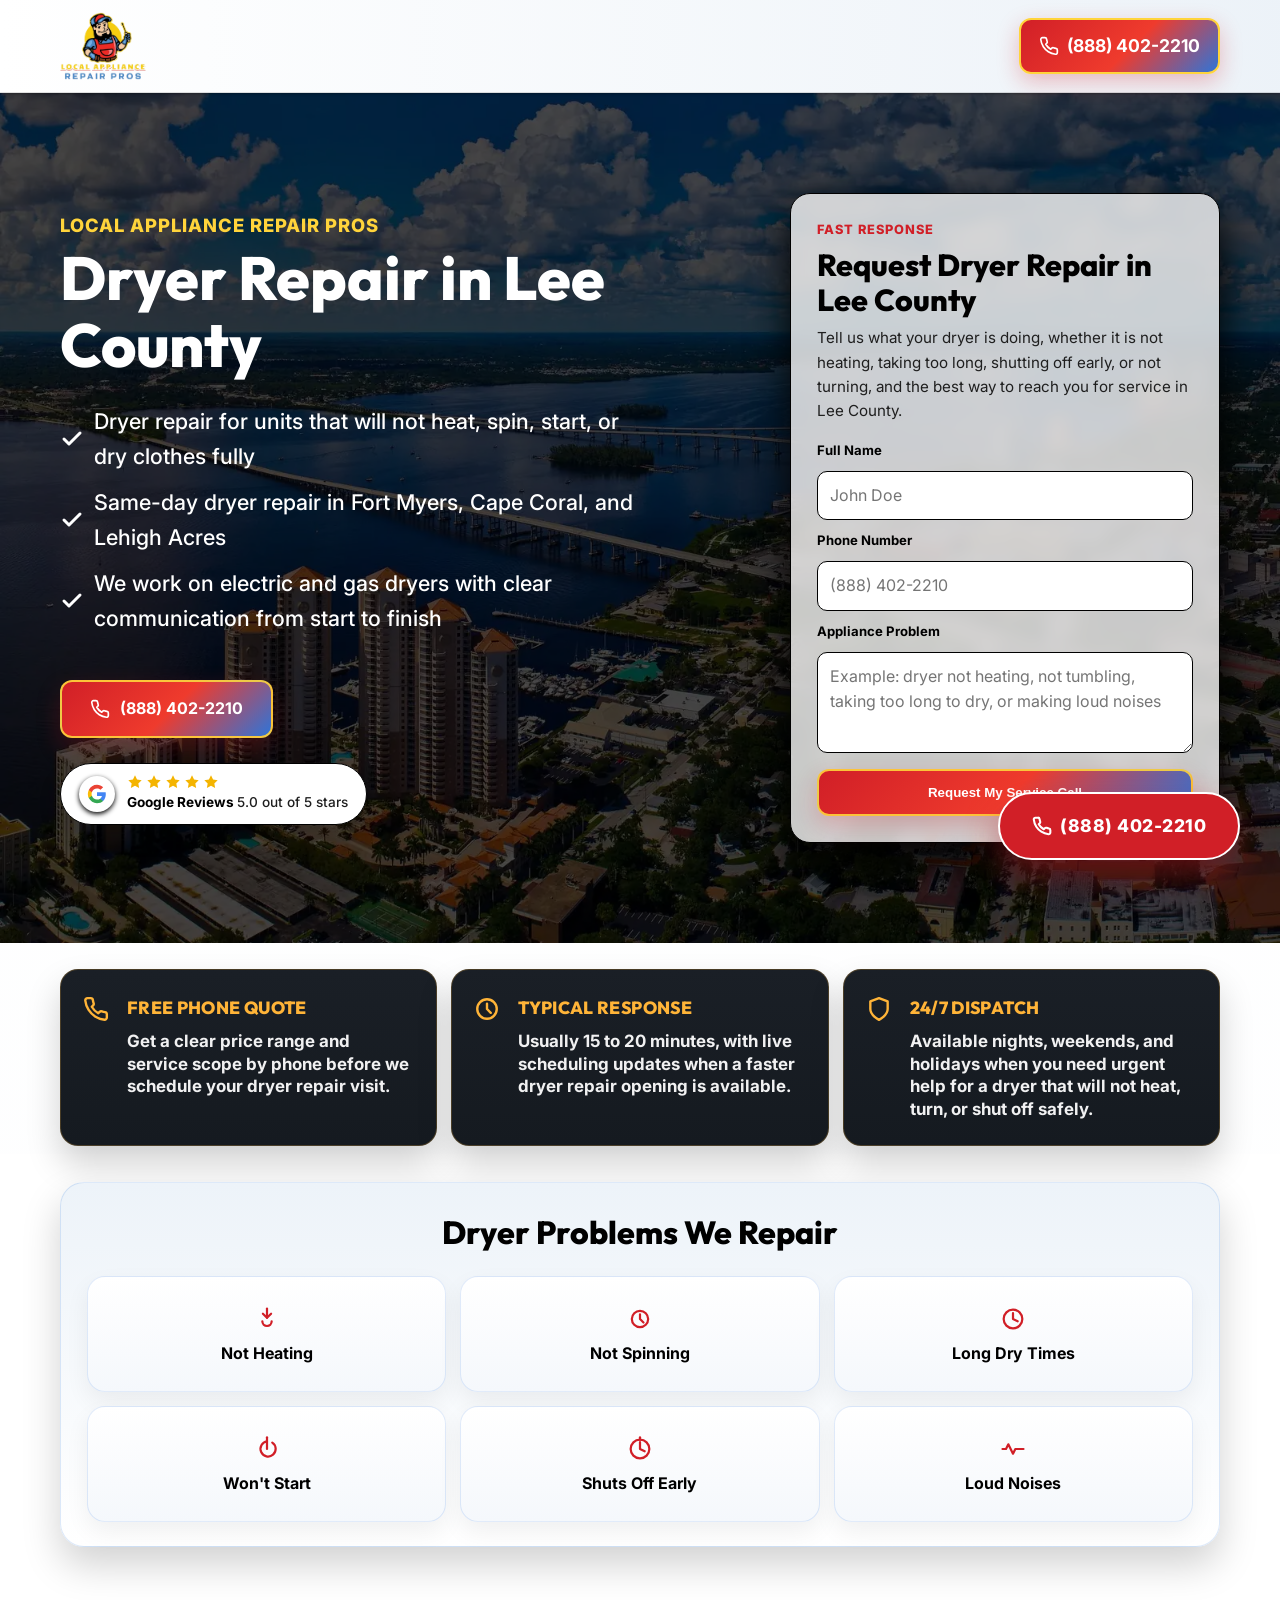
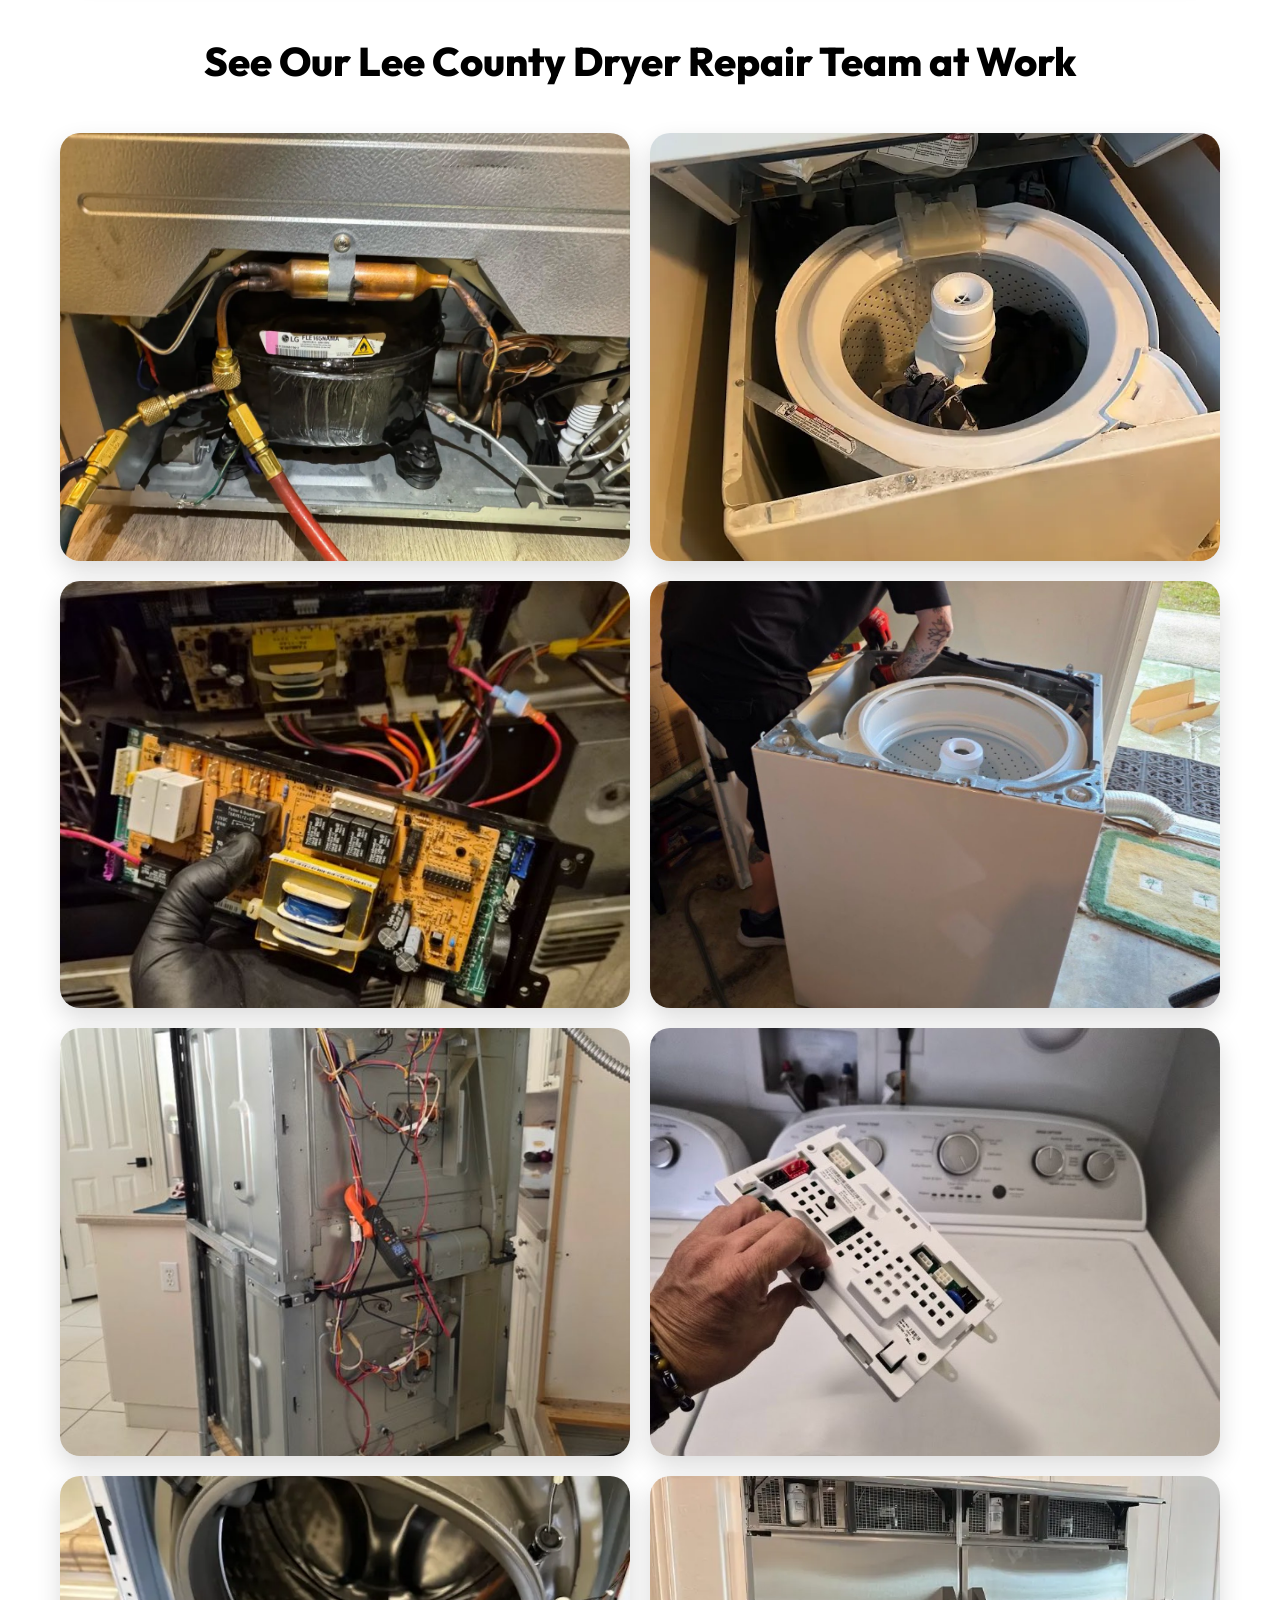
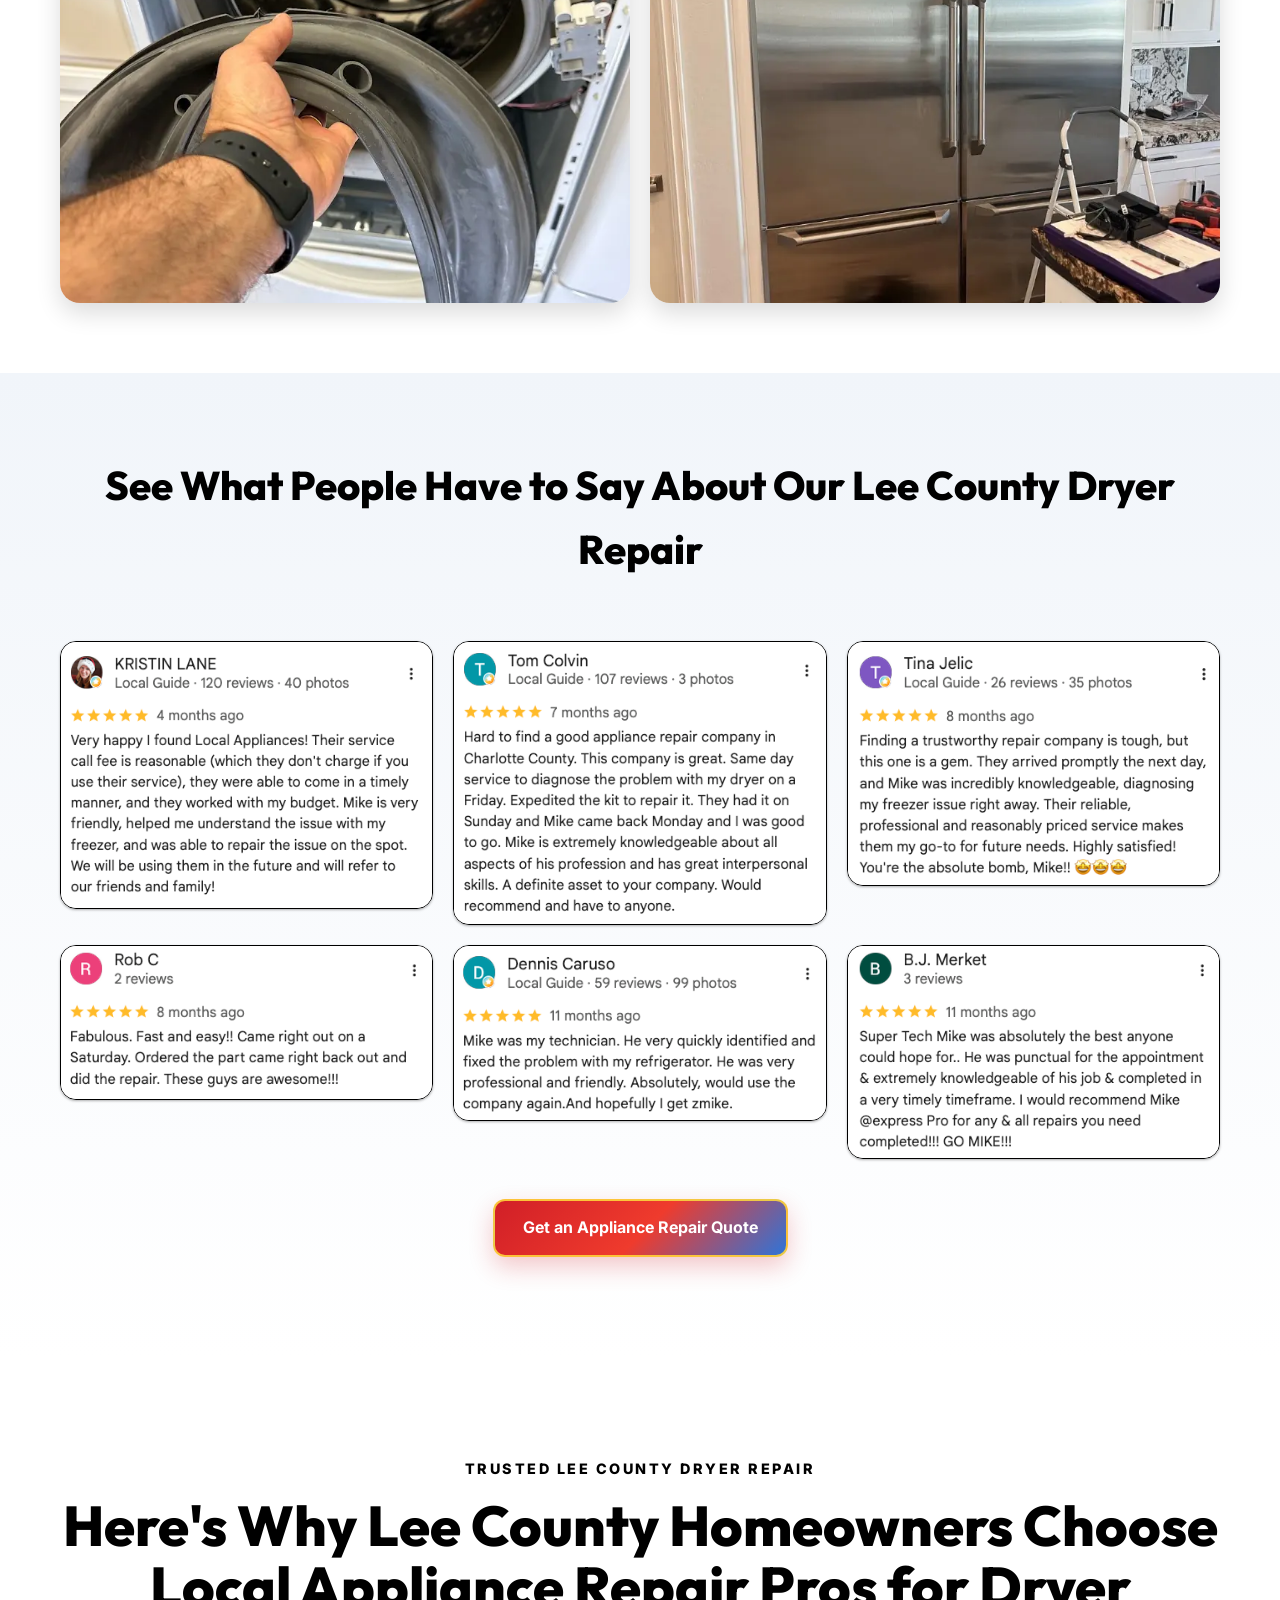
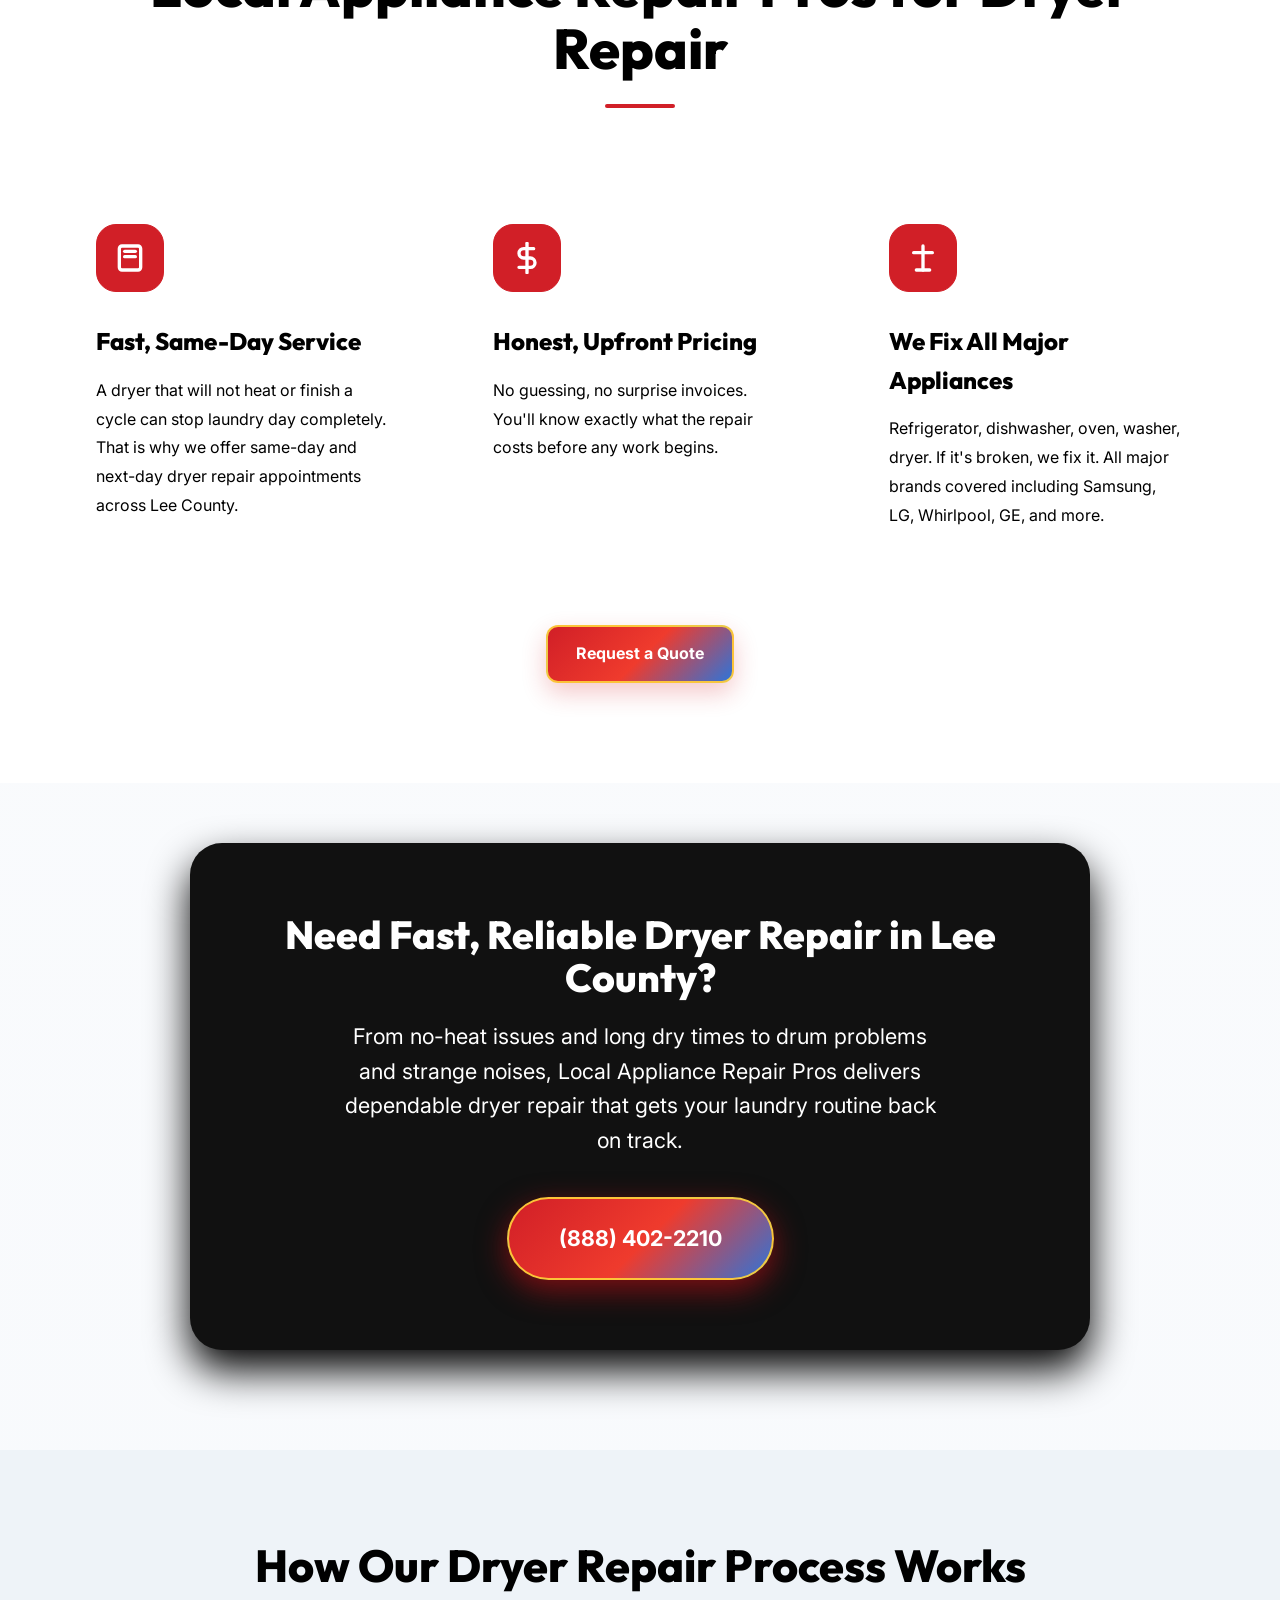
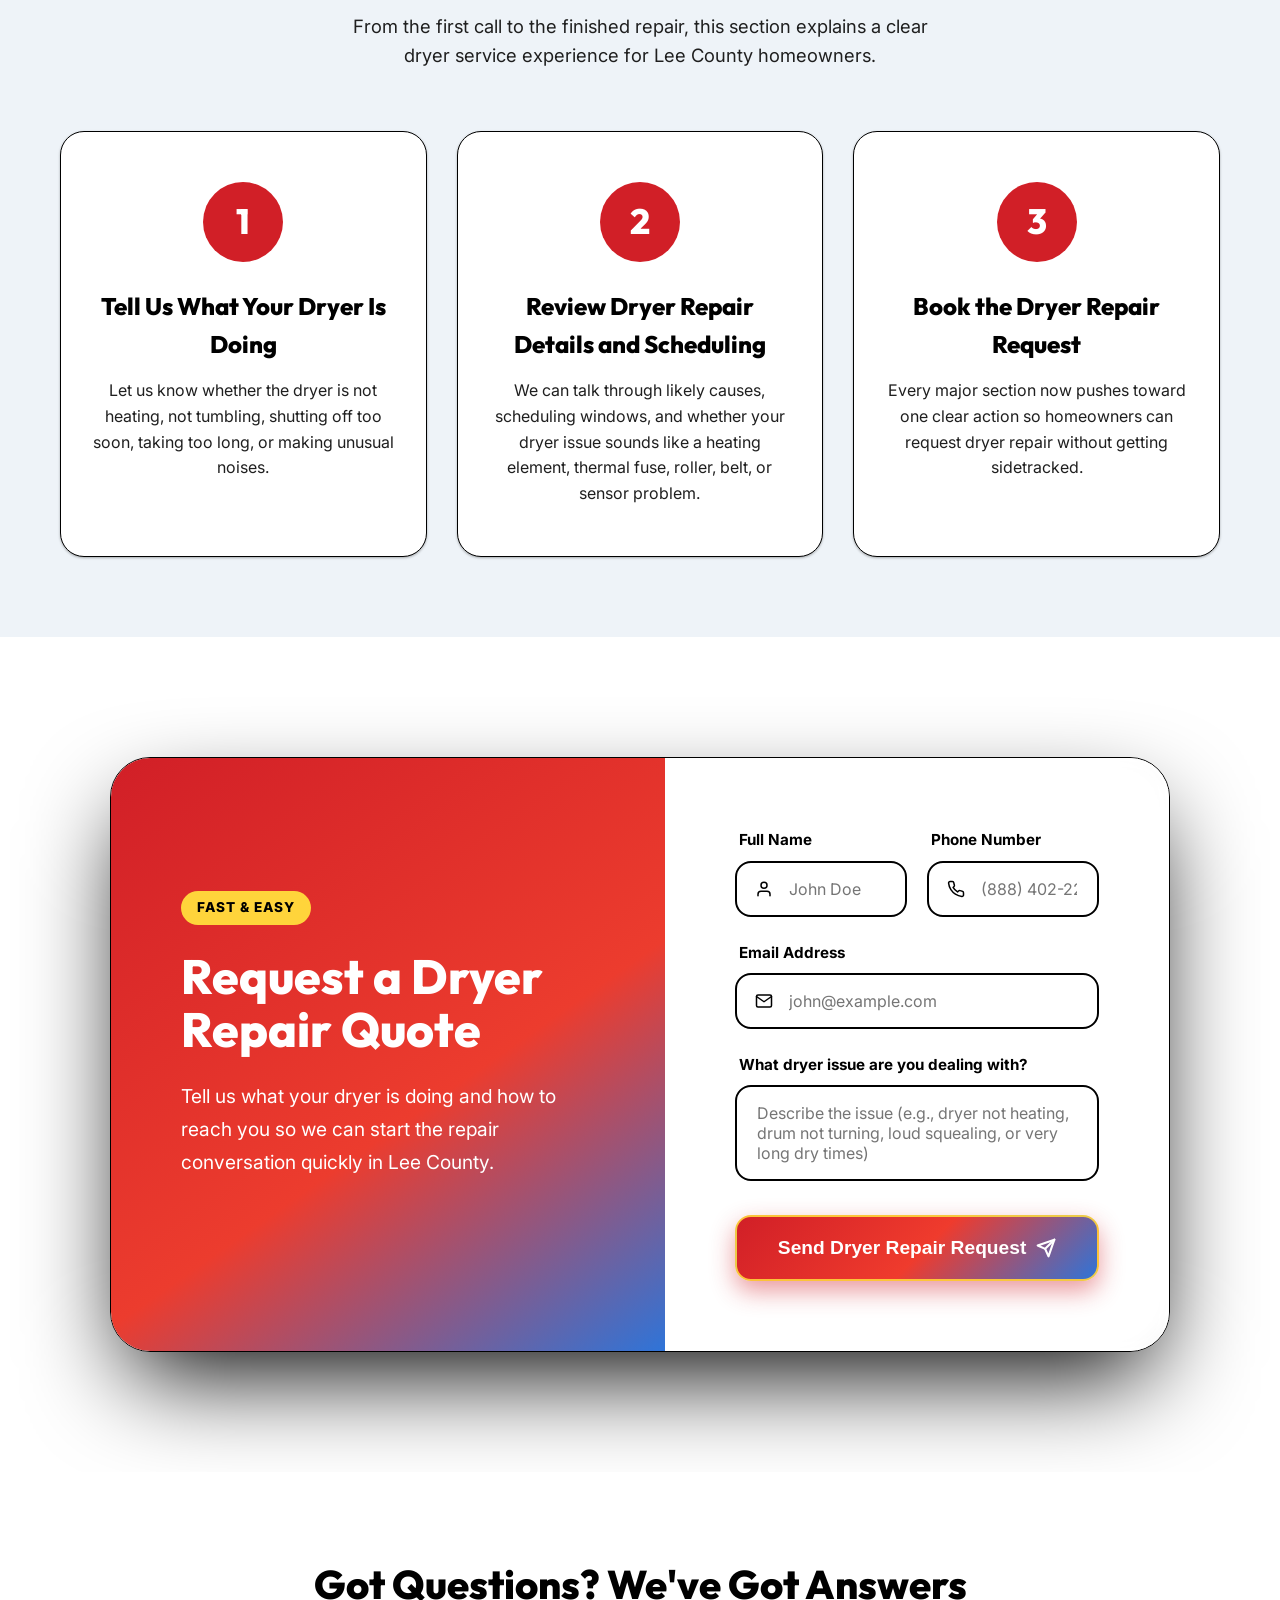
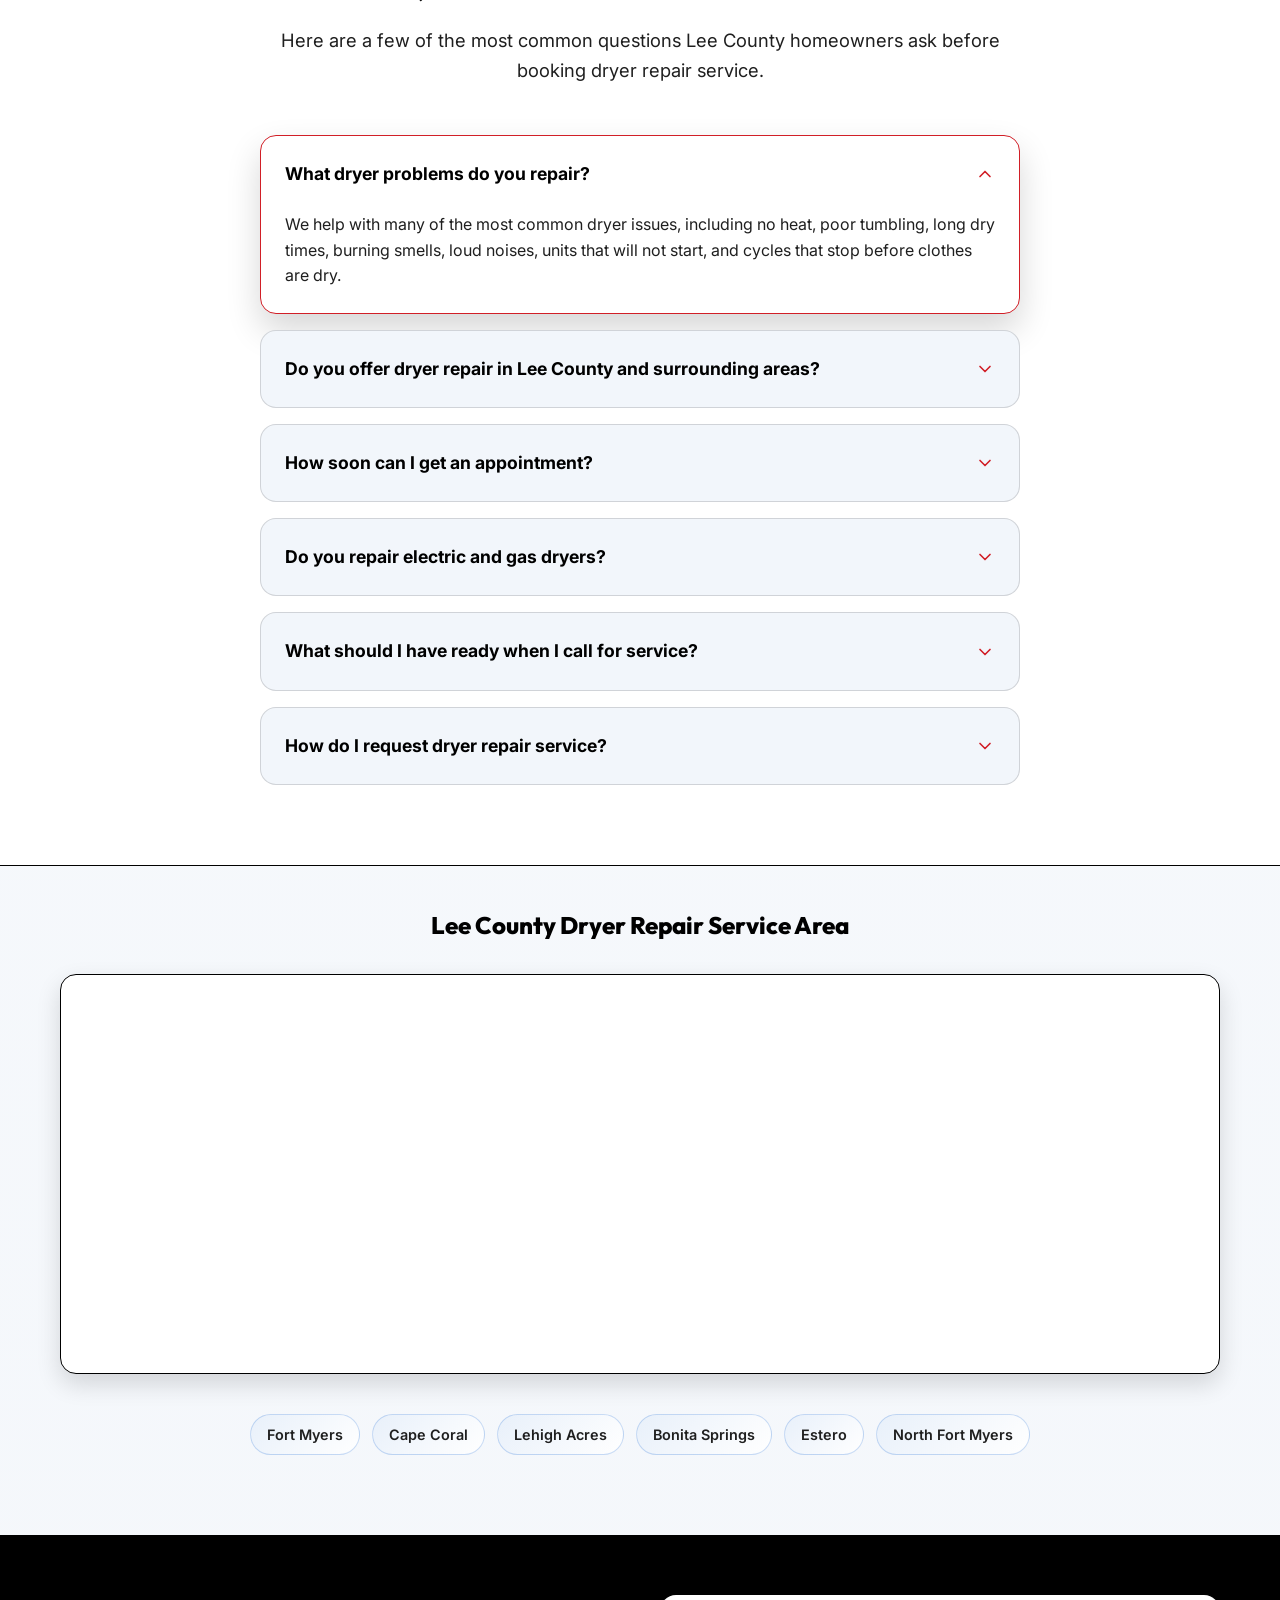
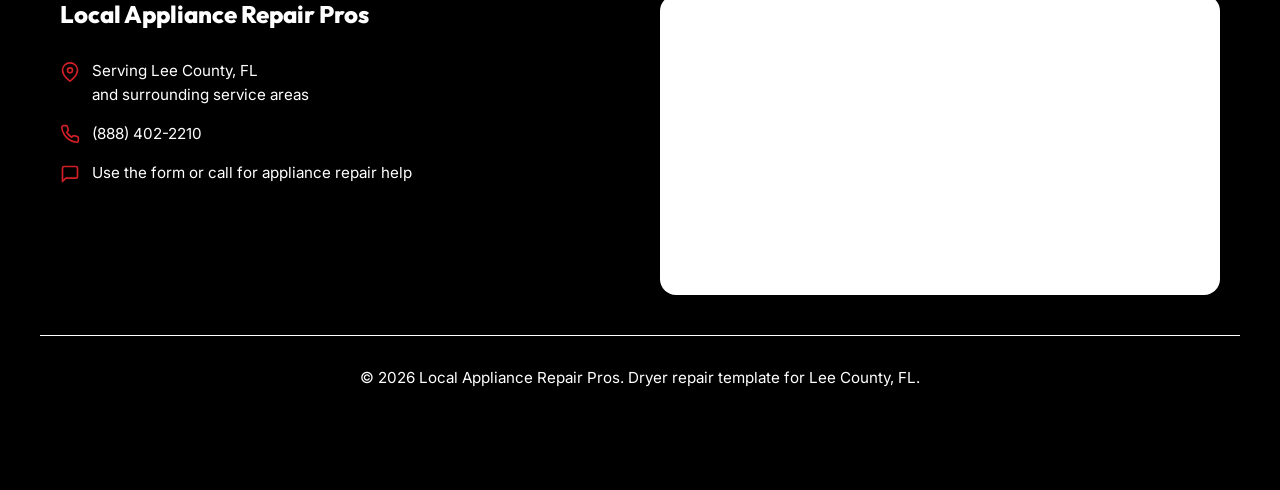
<file: dryer-repair.html>
<!DOCTYPE html>
<html lang="en">

<head>
    <!-- Google Tag Manager -->
    <script>(function(w,d,s,l,i){w[l]=w[l]||[];w[l].push({'gtm.start':
    new Date().getTime(),event:'gtm.js'});var f=d.getElementsByTagName(s)[0],
    j=d.createElement(s),dl=l!='dataLayer'?'&l='+l:'';j.async=true;j.src=
    'https://www.googletagmanager.com/gtm.js?id='+i+dl;f.parentNode.insertBefore(j,f);
    })(window,document,'script','dataLayer','GTM-M6Q2LPB6');</script>
    <!-- End Google Tag Manager -->
    <script async src="https://www.googletagmanager.com/gtag/js?id=AW-18150747746"></script>
    <script>
      window.dataLayer = window.dataLayer || [];
      function gtag(){dataLayer.push(arguments);}
      gtag("js", new Date());
      gtag("config", "AW-18150747746");
      gtag("config", "AW-18150747746/WUlqCL2T59EcEOLc-c5D", {
        phone_conversion_number: "(888) 402-2210"
      });

      function gtag_report_conversion(url) {
        var callback = function () {
          if (typeof url !== "undefined") {
            window.location = url;
          }
        };
        gtag("event", "conversion", {
          send_to: "AW-18150747746/WUlqCL2T59EcEOLc-c5D",
          event_callback: callback,
          event_timeout: 2000
        });
        return false;
      }
    </script>
    <meta charset="UTF-8">
    <meta name="viewport" content="width=device-width, initial-scale=1.0">
    <title>Local Appliance Repair Pros | Dryer Repair Lee County</title>
    <meta name="description"
        content="Local Appliance Repair Pros provides dryer repair in Lee County for dryers that will not heat, tumble, start, or finish a cycle properly.">
    <link rel="stylesheet" href="style.css">
    <link rel="preconnect" href="https://fonts.googleapis.com">
    <link rel="preconnect" href="https://fonts.gstatic.com" crossorigin>
    <link
        href="https://fonts.googleapis.com/css2?family=Inter:wght@400;500;600;700;800&family=Outfit:wght@400;600;700;800&display=swap"
        rel="stylesheet">
    <script type="application/ld+json">
    {
      "@context": "https://schema.org",
      "@type": "LocalBusiness",
      "name": "Local Appliance Repair Pros",
      "image": "local-appliance-repair-pros-logo.webp",
      "url": "https://example.com",
      "telephone": "(888) 402-2210",
      "priceRange": "$$",
      "address": {
        "@type": "PostalAddress",
        "streetAddress": "Lee County Service Area",
        "addressLocality": "Lee County",
        "addressRegion": "FL",
        "postalCode": "33901",
        "addressCountry": "US"
      },
      "geo": {
        "@type": "GeoCoordinates",
        "latitude": 26.6406,
        "longitude": -81.8723
      },
      "openingHoursSpecification": {
        "@type": "OpeningHoursSpecification",
        "dayOfWeek": [
          "Monday",
          "Tuesday",
          "Wednesday",
          "Thursday",
          "Friday",
          "Saturday"
        ],
        "opens": "08:00",
        "closes": "18:00"
      },
      "sameAs": []
    }
    </script>
</head>

<body>
    <header class="sticky-header">
        <div class="container header-content">
            <div class="logo">
                <img src="local-appliance-repair-pros-logo.webp" alt="Local Appliance Repair Pros logo" class="logo-img">
            </div>
            <div class="header-right">
                <a href="tel:8884022210" onclick="return gtag_report_conversion('tel:8884022210');" class="phone-link header-cta" id="header-call-link">
                    <svg class="phone-icon" viewBox="0 0 24 24" fill="none" stroke="currentColor" stroke-width="2"
                        stroke-linecap="round" stroke-linejoin="round">
                        <path
                            d="M22 16.92v3a2 2 0 0 1-2.18 2 19.79 19.79 0 0 1-8.63-3.07 19.5 19.5 0 0 1-6-6 19.79 19.79 0 0 1-3.07-8.67A2 2 0 0 1 4.11 2h3a2 2 0 0 1 2 1.72 12.84 12.84 0 0 0 .7 2.81 2 2 0 0 1-.45 2.11L8.09 9.91a16 16 0 0 0 6 6l1.27-1.27a2 2 0 0 1 2.11-.45 12.84 12.84 0 0 0 2.81.7A2 2 0 0 1 22 16.92z">
                        </path>
                    </svg>
                    (888) 402-2210
                </a>
            </div>
        </div>
    </header>

    <main id="top">
        <section class="hero-v2">
            <div class="hero-overlay"></div>
            <img src="fort-myers-hero.webp" alt="Aerial view of Lee County waterfront" class="hero-bg-img">
            <div class="container hero-container">
                <div class="hero-content">
                    <p style="color: var(--accent-yellow); font-weight: 800; font-size: 1.15rem; margin-bottom: 5px; text-transform: uppercase; letter-spacing: 1px;">Local Appliance Repair Pros</p>
                    <h1 style="margin-top: 0;">Dryer Repair in <span class="highlight">Lee County</span></h1>
                    <ul class="hero-subtext" style="list-style: none; padding: 0; text-align: left;">
                        <li style="display: flex; align-items: center; gap: 10px; margin-bottom: 12px; text-align: left;">
                            <svg width="24" height="24" viewBox="0 0 24 24" fill="none" stroke="#ffffff" stroke-width="3" stroke-linecap="round" stroke-linejoin="round" style="flex-shrink: 0;"><polyline points="20 6 9 17 4 12"></polyline></svg>
                            Dryer repair for units that will not heat, spin, start, or dry clothes fully
                        </li>
                        <li style="display: flex; align-items: center; gap: 10px; margin-bottom: 12px; text-align: left;">
                            <svg width="24" height="24" viewBox="0 0 24 24" fill="none" stroke="#ffffff" stroke-width="3" stroke-linecap="round" stroke-linejoin="round" style="flex-shrink: 0;"><polyline points="20 6 9 17 4 12"></polyline></svg>
                            Same-day dryer repair in Fort Myers, Cape Coral, and Lehigh Acres
                        </li>
                        <li style="display: flex; align-items: center; gap: 10px; text-align: left;">
                            <svg width="24" height="24" viewBox="0 0 24 24" fill="none" stroke="#ffffff" stroke-width="3" stroke-linecap="round" stroke-linejoin="round" style="flex-shrink: 0;"><polyline points="20 6 9 17 4 12"></polyline></svg>
                            We work on electric and gas dryers with clear communication from start to finish
                        </li>
                    </ul>

                    <div class="hero-actions-container">
                        <a href="tel:8884022210" onclick="return gtag_report_conversion('tel:8884022210');" class="btn btn-primary btn-cta-main" id="hero-call-btn">
                            <svg class="phone-icon ring-animation" viewBox="0 0 24 24" fill="none" stroke="currentColor"
                                stroke-width="2" stroke-linecap="round" stroke-linejoin="round">
                                <path
                                    d="M22 16.92v3a2 2 0 0 1-2.18 2 19.79 19.79 0 0 1-8.63-3.07 19.5 19.5 0 0 1-6-6 19.79 19.79 0 0 1-3.07-8.67A2 2 0 0 1 4.11 2h3a2 2 0 0 1 2 1.72 12.84 12.84 0 0 0 .7 2.81 2 2 0 0 1-.45 2.11L8.09 9.91a16 16 0 0 0 6 6l1.27-1.27a2 2 0 0 1 2.11-.45 12.84 12.84 0 0 0 2.81.7A2 2 0 0 1 22 16.92z">
                                </path>
                            </svg>
                            (888) 402-2210
                        </a>
                        <p class="hero-mobile-callout mobile-only">
                            <span class="hero-mobile-callout-line hero-mobile-callout-primary">1-YEAR WARRANTY on parts and labor</span>
                            <span class="hero-mobile-callout-line hero-mobile-callout-secondary">$35 OFF for veterans, seniors, first time customers</span>
                        </p>
                    </div>

                    <div style="margin-top: 8px;">
                        <div style="display: inline-flex; align-items: center; gap: 12px; background: #ffffff; padding: 10px 18px; border-radius: 50px; box-shadow: var(--shadow-md); border: 1px solid #000000;">
                            <div style="width: 36px; height: 36px; background: #fff; border-radius: 50%; box-shadow: 0 2px 5px #000000; display: flex; align-items: center; justify-content: center; flex-shrink: 0;">
                                <svg width="20" height="20" viewBox="0 0 24 24">
                                  <path fill="#4285F4" d="M22.56 12.25c0-.78-.07-1.53-.2-2.25H12v4.26h5.92c-.26 1.37-1.04 2.53-2.21 3.31v2.77h3.57c2.08-1.92 3.28-4.74 3.28-8.09z"/>
                                  <path fill="#34A853" d="M12 23c2.97 0 5.46-.98 7.28-2.66l-3.57-2.77c-.98.66-2.23 1.06-3.71 1.06-2.86 0-5.29-1.93-6.16-4.53H2.18v2.84C3.99 20.53 7.7 23 12 23z"/>
                                  <path fill="#FBBC05" d="M5.84 14.09c-.22-.66-.35-1.36-.35-2.09s.13-1.43.35-2.09V7.07H2.18C1.43 8.55 1 10.22 1 12s.43 3.45 1.18 4.93l3.66-2.84z"/>
                                  <path fill="#EA4335" d="M12 5.38c1.62 0 3.06.56 4.21 1.64l3.15-3.15C17.45 2.09 14.97 1 12 1 7.7 1 3.99 3.47 2.18 7.07l3.66 2.84c.87-2.6 3.3-4.53 6.16-4.53z"/>
                                </svg>
                            </div>
                            <div style="display: flex; flex-direction: column; align-items: flex-start; text-align: left;">
                                <div style="display: flex; gap: 3px; color: #f4b400;">
                                    <svg width="16" height="16" viewBox="0 0 24 24" fill="currentColor"><path d="M12 2L15.09 8.26L22 9.27L17 14.14L18.18 21.02L12 17.77L5.82 21.02L7 14.14L2 9.27L8.91 8.26L12 2Z"/></svg>
                                    <svg width="16" height="16" viewBox="0 0 24 24" fill="currentColor"><path d="M12 2L15.09 8.26L22 9.27L17 14.14L18.18 21.02L12 17.77L5.82 21.02L7 14.14L2 9.27L8.91 8.26L12 2Z"/></svg>
                                    <svg width="16" height="16" viewBox="0 0 24 24" fill="currentColor"><path d="M12 2L15.09 8.26L22 9.27L17 14.14L18.18 21.02L12 17.77L5.82 21.02L7 14.14L2 9.27L8.91 8.26L12 2Z"/></svg>
                                    <svg width="16" height="16" viewBox="0 0 24 24" fill="currentColor"><path d="M12 2L15.09 8.26L22 9.27L17 14.14L18.18 21.02L12 17.77L5.82 21.02L7 14.14L2 9.27L8.91 8.26L12 2Z"/></svg>
                                    <svg width="16" height="16" viewBox="0 0 24 24" fill="currentColor"><path d="M12 2L15.09 8.26L22 9.27L17 14.14L18.18 21.02L12 17.77L5.82 21.02L7 14.14L2 9.27L8.91 8.26L12 2Z"/></svg>
                                </div>
                                <span style="font-size: 0.85rem; font-weight: 700; color: var(--text-main); margin-top: 2px;">Google Reviews <span style="font-weight: 500; color: var(--text-light);">5.0 out of 5 stars</span></span>
                            </div>
                        </div>

                        <div class="desktop-hero-photo desktop-only">
                            <img src="placeholder.svg" alt="Local Appliance Repair Pros technician placeholder" class="desktop-hero-photo-img">
                        </div>

                        <div class="mobile-truck-anim-hero mobile-only truck-trigger">
                            <img src="placeholder.svg" alt="Local Appliance Repair Pros service placeholder" class="truck-img-hero">
                        </div>
                    </div>
                </div>
                <aside class="hero-form-panel desktop-only" aria-label="Request appliance repair">
                    <div class="hero-form-card">
                        <p class="hero-form-kicker">Fast Response</p>
                        <h3>Request Dryer Repair in Lee County</h3>
                        <p class="hero-form-copy">Tell us what your dryer is doing, whether it is not heating, taking too long, shutting off early, or not turning, and the best way to reach you for service in Lee County.</p>
                        <form data-netlify="true" name="hero-appliance-repair-quote" class="hero-quick-form">
                            <input type="hidden" name="form-name" value="hero-appliance-repair-quote">
                            <label for="hero-name">Full Name</label>
                            <input type="text" id="hero-name" name="name" required placeholder="John Doe">

                            <label for="hero-phone">Phone Number</label>
                            <input type="tel" id="hero-phone" name="phone" required placeholder="(888) 402-2210">

                            <label for="hero-needs">Appliance Problem</label>
                            <textarea id="hero-needs" name="needs" rows="3" required placeholder="Example: dryer not heating, not tumbling, taking too long to dry, or making loud noises"></textarea>

                            <button type="submit" class="btn btn-primary hero-form-submit">Request My Service Call</button>
                        </form>
                    </div>
                </aside>
                </div>
            </div>
        </section>

        <section class="service-highlights">
            <div class="container">
                <div class="service-highlights-grid">
                    <article class="service-highlight-card">
                        <div class="service-highlight-icon" aria-hidden="true">
                            <svg width="26" height="26" viewBox="0 0 24 24" fill="none" stroke="currentColor" stroke-width="2.2" stroke-linecap="round" stroke-linejoin="round">
                                <path d="M22 16.92v3a2 2 0 0 1-2.18 2 19.79 19.79 0 0 1-8.63-3.07 19.5 19.5 0 0 1-6-6 19.79 19.79 0 0 1-3.07-8.67A2 2 0 0 1 4.11 2h3a2 2 0 0 1 2 1.72 12.84 12.84 0 0 0 .7 2.81 2 2 0 0 1-.45 2.11L8.09 9.91a16 16 0 0 0 6 6l1.27-1.27a2 2 0 0 1 2.11-.45 12.84 12.84 0 0 0 2.81.7A2 2 0 0 1 22 16.92z"></path>
                            </svg>
                        </div>
                        <div class="service-highlight-copy">
                            <h3>Free Phone Quote</h3>
                            <p>Get a clear price range and service scope by phone before we schedule your dryer repair visit.</p>
                        </div>
                    </article>

                    <article class="service-highlight-card">
                        <div class="service-highlight-icon" aria-hidden="true">
                            <svg width="26" height="26" viewBox="0 0 24 24" fill="none" stroke="currentColor" stroke-width="2.2" stroke-linecap="round" stroke-linejoin="round">
                                <circle cx="12" cy="12" r="9"></circle>
                                <polyline points="12 7 12 12 15.5 15.5"></polyline>
                            </svg>
                        </div>
                        <div class="service-highlight-copy">
                            <h3>Typical Response</h3>
                            <p>Usually 15 to 20 minutes, with live scheduling updates when a faster dryer repair opening is available.</p>
                        </div>
                    </article>

                    <article class="service-highlight-card">
                        <div class="service-highlight-icon" aria-hidden="true">
                            <svg width="26" height="26" viewBox="0 0 24 24" fill="none" stroke="currentColor" stroke-width="2.2" stroke-linecap="round" stroke-linejoin="round">
                                <path d="M12 22s8-4 8-10V5l-8-3-8 3v7c0 6 8 10 8 10z"></path>
                            </svg>
                        </div>
                        <div class="service-highlight-copy">
                            <h3>24/7 Dispatch</h3>
                            <p>Available nights, weekends, and holidays when you need urgent help for a dryer that will not heat, turn, or shut off safely.</p>
                        </div>
                    </article>
                </div>
            </div>
        </section>

        <section class="appliance-strip appliance-issues-strip">
            <div class="container">
                <div class="appliance-strip-inner">
                    <h3>Dryer Problems We Repair</h3>
                    <div class="appliance-strip-grid">
                        <div class="appliance-pill">
                            <svg width="28" height="28" viewBox="0 0 24 24" fill="none" stroke="currentColor" stroke-width="1.9" stroke-linecap="round" stroke-linejoin="round">
                                <path d="M12 3v8"></path>
                                <path d="M8.5 7.5 12 11l3.5-3.5"></path>
                                <path d="M8 14a4 4 0 1 0 8 0"></path>
                            </svg>
                            <span>Not Heating</span>
                        </div>
                        <div class="appliance-pill">
                            <svg width="28" height="28" viewBox="0 0 24 24" fill="none" stroke="currentColor" stroke-width="1.9" stroke-linecap="round" stroke-linejoin="round">
                                <circle cx="12" cy="12" r="7"></circle>
                                <path d="M12 8v4l3 3"></path>
                            </svg>
                            <span>Not Spinning</span>
                        </div>
                        <div class="appliance-pill">
                            <svg width="28" height="28" viewBox="0 0 24 24" fill="none" stroke="currentColor" stroke-width="1.9" stroke-linecap="round" stroke-linejoin="round">
                                <circle cx="12" cy="12" r="8"></circle>
                                <path d="M12 7v5l4 2"></path>
                            </svg>
                            <span>Long Dry Times</span>
                        </div>
                        <div class="appliance-pill">
                            <svg width="28" height="28" viewBox="0 0 24 24" fill="none" stroke="currentColor" stroke-width="1.9" stroke-linecap="round" stroke-linejoin="round">
                                <path d="M12 2v10"></path>
                                <path d="M16.5 6.5A6.5 6.5 0 1 1 12 5.5"></path>
                            </svg>
                            <span>Won't Start</span>
                        </div>
                        <div class="appliance-pill">
                            <svg width="28" height="28" viewBox="0 0 24 24" fill="none" stroke="currentColor" stroke-width="1.9" stroke-linecap="round" stroke-linejoin="round">
                                <path d="M12 6v6l4 2"></path>
                                <circle cx="12" cy="12" r="8"></circle>
                                <path d="M12 2v2"></path>
                            </svg>
                            <span>Shuts Off Early</span>
                        </div>
                        <div class="appliance-pill">
                            <svg width="28" height="28" viewBox="0 0 24 24" fill="none" stroke="currentColor" stroke-width="1.9" stroke-linecap="round" stroke-linejoin="round">
                                <path d="M3 12h3l2-4 4 8 2-4h7"></path>
                            </svg>
                            <span>Loud Noises</span>
                        </div>
                    </div>
                </div>
            </div>
        </section>

        <section class="team-gallery" style="background: var(--white); padding: 70px 0;">
            <div class="container">
                <div class="section-header" style="margin-bottom: 40px;">
                    <h2>See Our Lee County Dryer Repair Team at Work</h2>
                </div>
                <div class="team-grid">
                    <div class="team-item"><img src="team-photo-1.webp" alt="Dryer repair service visit in a Lee County home" style="position: absolute; top: 0; left: 0; width: 100%; height: 100%; object-fit: cover;"></div>
                    <div class="team-item"><img src="team-photo-2.webp" alt="Appliance control replacement during stove repair" style="position: absolute; top: 0; left: 0; width: 100%; height: 100%; object-fit: cover;"></div>
                    <div class="team-item"><img src="team-photo-3.jpeg" alt="Technician holding a replacement appliance control board" style="position: absolute; top: 0; left: 0; width: 100%; height: 100%; object-fit: cover;"></div>
                    <div class="team-item"><img src="team-photo-4.jpeg" alt="Technician working on a washing machine repair" style="position: absolute; top: 0; left: 0; width: 100%; height: 100%; object-fit: cover;"></div>
                    <div class="team-item"><img src="team-photo-5.jpeg" alt="Refrigerator repair diagnostics in progress" style="position: absolute; top: 0; left: 0; width: 100%; height: 100%; object-fit: cover;"></div>
                    <div class="team-item"><img src="team-photo-6.jpeg" alt="Replacement washer control panel ready for installation" style="position: absolute; top: 0; left: 0; width: 100%; height: 100%; object-fit: cover;"></div>
                    <div class="team-item"><img src="team-photo-7.webp" alt="Technician servicing an appliance with tools on site" style="position: absolute; top: 0; left: 0; width: 100%; height: 100%; object-fit: cover;"></div>
                    <div class="team-item"><img src="team-photo-8.webp" alt="Inside view of a refrigerator during component replacement" style="position: absolute; top: 0; left: 0; width: 100%; height: 100%; object-fit: cover;"></div>
                </div>
            </div>
        </section>

        <section id="reviews" class="reviews">
            <div class="container">
                <div class="section-header" style="display: flex; flex-direction: column; align-items: center;">
                    <h2>See What People Have to Say About Our Lee County Dryer Repair</h2>
                </div>

                <div class="reviews-grid-v2">
                    <img src="review-kristin-lane.png" alt="Local Appliance Repair Pros review from Kristin Lane" class="review-img-v2">
                    <img src="review-tom-colvin.png" alt="Local Appliance Repair Pros review from Tom Colvin" class="review-img-v2">
                    <img src="review-tina-jelic.png" alt="Local Appliance Repair Pros review from Tina Jelic" class="review-img-v2">
                    <img src="review-rob-c.png" alt="Local Appliance Repair Pros review from Rob C" class="review-img-v2">
                    <img src="review-dennis-caruso.png" alt="Local Appliance Repair Pros review from Dennis Caruso" class="review-img-v2">
                    <img src="review-bj-merket.png" alt="Local Appliance Repair Pros review from B.J. Merket" class="review-img-v2">
                </div>

                <div style="display: flex; flex-wrap: wrap; justify-content: center; gap: 14px; margin-top: 40px; margin-bottom: 20px;">
                    <a href="#top" class="btn btn-primary" id="reviews-call-btn">Get an Appliance Repair Quote</a>
                </div>
            </div>
        </section>

        <section class="why-pick-v3">
            <div class="blob-1"></div>
            <div class="blob-2"></div>

            <div class="container" style="position: relative; z-index: 2;">
                <div class="section-header-v3">
                    <p class="subtitle-v3">Trusted Lee County Dryer Repair</p>
                    <h2 class="title-v3">Here's Why Lee County Homeowners Choose Local Appliance Repair Pros for Dryer Repair</h2>
                    <div class="divider-v3"></div>
                </div>

                <div class="feature-grid-v3">
                    <div class="feature-card-v3 reveal">
                        <div class="icon-box-v3">
                            <svg width="32" height="32" viewBox="0 0 24 24" fill="none" stroke="#ffffff" stroke-width="2.5" stroke-linecap="round" stroke-linejoin="round">
                                <rect x="4" y="3" width="16" height="18" rx="2"/><line x1="8" y1="7" x2="16" y2="7"/><line x1="8" y1="11" x2="16" y2="11"/>
                            </svg>
                        </div>
                        <h3 class="card-title-v3">Fast, Same-Day Service</h3>
                        <p class="card-text-v3">A dryer that will not heat or finish a cycle can stop laundry day completely. That is why we offer same-day and next-day dryer repair appointments across Lee County.</p>
                    </div>

                    <div class="feature-card-v3 reveal" style="transition-delay: 0.1s;">
                        <div class="icon-box-v3">
                            <svg width="32" height="32" viewBox="0 0 24 24" fill="none" stroke="#ffffff" stroke-width="2.5" stroke-linecap="round" stroke-linejoin="round">
                                <line x1="12" y1="1" x2="12" y2="23"/><path d="M17 5H9.5a3.5 3.5 0 0 0 0 7h5a3.5 3.5 0 0 1 0 7H6"/>
                            </svg>
                        </div>
                        <h3 class="card-title-v3">Honest, Upfront Pricing</h3>
                        <p class="card-text-v3">No guessing, no surprise invoices. You'll know exactly what the repair costs before any work begins.</p>
                    </div>

                    <div class="feature-card-v3 reveal" style="transition-delay: 0.2s;">
                        <div class="icon-box-v3">
                            <svg width="32" height="32" viewBox="0 0 24 24" fill="none" stroke="#ffffff" stroke-width="2.5" stroke-linecap="round" stroke-linejoin="round">
                                <path d="M12 3v18"/><path d="M5 8h14"/><path d="M7 21h10"/>
                            </svg>
                        </div>
                        <h3 class="card-title-v3">We Fix All Major Appliances</h3>
                        <p class="card-text-v3">Refrigerator, dishwasher, oven, washer, dryer. If it's broken, we fix it. All major brands covered including Samsung, LG, Whirlpool, GE, and more.</p>
                    </div>
                </div>

                <div style="display: flex; flex-wrap: wrap; justify-content: center; gap: 14px; margin-top: 50px;">
                    <a href="#top" class="btn btn-primary" id="why-pick-call-btn">Request a Quote</a>
                </div>
            </div>
        </section>

        <section class="final-cta" style="padding: 60px 20px 100px;">
            <div class="container" style="background: #111111; border-radius: 32px; padding: 70px 30px; text-align: center; box-shadow: 0 20px 40px #000000; position: relative; overflow: hidden; max-width: 900px; margin: 0 auto;">
                <h2 style="color: var(--white); position: relative; z-index: 2; line-height: 1.1;">Need Fast, Reliable Dryer Repair in Lee County?</h2>
                <p style="color: #ffffff; position: relative; z-index: 2; max-width: 600px; margin: 0 auto 40px auto; font-size: 1.35rem;">From no-heat issues and long dry times to drum problems and strange noises, Local Appliance Repair Pros delivers dependable dryer repair that gets your laundry routine back on track.</p>
                <div style="position: relative; z-index: 2; display: flex; flex-wrap: wrap; align-items: center; justify-content: center; gap: 16px;">
                    <a href="tel:8884022210" onclick="return gtag_report_conversion('tel:8884022210');" class="btn btn-primary btn-large" id="final-call-btn" style="padding: 22px 50px; border-radius: 50px; display: inline-flex; align-items: center; gap: 16px; box-shadow: 0 10px 30px #7f0f14; font-size: 1.35rem;">
                        (888) 402-2210
                    </a>
                </div>
            </div>
        </section>

        <section class="process" style="padding: 80px 0; background: var(--bg-light);">
            <div class="container">
                <div class="section-header" style="text-align: center; margin-bottom: 60px;">
                    <h2 style="font-size: 2.8rem; color: var(--primary);">How Our Dryer Repair Process Works</h2>
                    <p style="color: var(--text-light); font-size: 1.15rem; max-width: 600px; margin: 10px auto 0;">From the first call to the finished repair, this section explains a clear dryer service experience for Lee County homeowners.</p>
                </div>

                <div style="display: grid; grid-template-columns: repeat(auto-fit, minmax(300px, 1fr)); gap: 30px; position: relative;">
                    <div style="background: var(--white); padding: 50px 30px; border-radius: 24px; text-align: center; box-shadow: var(--shadow-sm); border: 1px solid #000000; transition: transform 0.3s ease;">
                        <div style="width: 80px; height: 80px; background: #d11f27; color: #ffffff; border-radius: 50%; display: flex; align-items: center; justify-content: center; font-size: 2.2rem; margin: 0 auto 25px; font-weight: 800; font-family: 'Outfit', sans-serif;">1</div>
                        <h3 style="font-size: 1.5rem; margin-bottom: 15px; color: var(--primary);">Tell Us What Your Dryer Is Doing</h3>
                        <p style="color: var(--text-light); line-height: 1.6;">Let us know whether the dryer is not heating, not tumbling, shutting off too soon, taking too long, or making unusual noises.</p>
                    </div>

                    <div style="background: var(--white); padding: 50px 30px; border-radius: 24px; text-align: center; box-shadow: var(--shadow-sm); border: 1px solid #000000; transition: transform 0.3s ease;">
                        <div style="width: 80px; height: 80px; background: #d11f27; color: #ffffff; border-radius: 50%; display: flex; align-items: center; justify-content: center; font-size: 2.2rem; margin: 0 auto 25px; font-weight: 800; font-family: 'Outfit', sans-serif;">2</div>
                        <h3 style="font-size: 1.5rem; margin-bottom: 15px; color: var(--primary);">Review Dryer Repair Details and Scheduling</h3>
                        <p style="color: var(--text-light); line-height: 1.6;">We can talk through likely causes, scheduling windows, and whether your dryer issue sounds like a heating element, thermal fuse, roller, belt, or sensor problem.</p>
                    </div>

                    <div style="background: var(--white); padding: 50px 30px; border-radius: 24px; text-align: center; box-shadow: var(--shadow-sm); border: 1px solid #000000; transition: transform 0.3s ease;">
                        <div style="width: 80px; height: 80px; background: #d11f27; color: #ffffff; border-radius: 50%; display: flex; align-items: center; justify-content: center; font-size: 2.2rem; margin: 0 auto 25px; font-weight: 800; font-family: 'Outfit', sans-serif;">3</div>
                        <h3 style="font-size: 1.5rem; margin-bottom: 15px; color: var(--primary);">Book the Dryer Repair Request</h3>
                        <p style="color: var(--text-light); line-height: 1.6;">Every major section now pushes toward one clear action so homeowners can request dryer repair without getting sidetracked.</p>
                    </div>
                </div>
            </div>
        </section>

        <section id="quote-form" class="quote-form-section-v2">
            <div class="container container-medium">
                <div class="form-wrapper-v2">
                    <div class="form-grid-v2">
                        <div class="form-content-v2">
                            <span class="form-tag">Fast & Easy</span>
                            <h2 class="form-title">Request a <span class="highlight">Dryer Repair Quote</span></h2>
                            <p class="form-description">Tell us what your dryer is doing and how to reach you so we can start the repair conversation quickly in Lee County.</p>

                        </div>

                        <div class="form-container-v2">
                            <form id="lead-form" data-netlify="true" name="appliance-repair-quote" class="premium-form">
                                <input type="hidden" name="form-name" value="appliance-repair-quote">
                                <div class="input-row">
                                    <div class="input-field">
                                        <label for="name">Full Name</label>
                                        <div class="input-wrapper">
                                            <svg class="input-icon" width="18" height="18" viewBox="0 0 24 24" fill="none" stroke="currentColor" stroke-width="2" stroke-linecap="round" stroke-linejoin="round"><path d="M20 21v-2a4 4 0 0 0-4-4H8a4 4 0 0 0-4 4v2"></path><circle cx="12" cy="7" r="4"></circle></svg>
                                            <input type="text" id="name" name="name" required placeholder="John Doe">
                                        </div>
                                    </div>
                                    <div class="input-field">
                                        <label for="phone">Phone Number</label>
                                        <div class="input-wrapper">
                                            <svg class="input-icon" width="18" height="18" viewBox="0 0 24 24" fill="none" stroke="currentColor" stroke-width="2" stroke-linecap="round" stroke-linejoin="round"><path d="M22 16.92v3a2 2 0 0 1-2.18 2 19.79 19.79 0 0 1-8.63-3.07 19.5 19.5 0 0 1-6-6 19.79 19.79 0 0 1-3.07-8.67A2 2 0 0 1 4.11 2h3a2 2 0 0 1 2 1.72 12.84 12.84 0 0 0 .7 2.81 2 2 0 0 1-.45 2.11L8.09 9.91a16 16 0 0 0 6 6l1.27-1.27a2 2 0 0 1 2.11-.45 12.84 12.84 0 0 0 2.81.7A2 2 0 0 1 22 16.92z"></path></svg>
                                            <input type="tel" id="phone" name="phone" required placeholder="(888) 402-2210">
                                        </div>
                                    </div>
                                </div>
                                <div class="input-field">
                                    <label for="email">Email Address</label>
                                    <div class="input-wrapper">
                                        <svg class="input-icon" width="18" height="18" viewBox="0 0 24 24" fill="none" stroke="currentColor" stroke-width="2" stroke-linecap="round" stroke-linejoin="round"><path d="M4 4h16c1.1 0 2 .9 2 2v12c0 1.1-.9 2-2 2H4c-1.1 0-2-.9-2-2V6c0-1.1.9-2 2-2z"></path><polyline points="22,6 12,13 2,6"></polyline></svg>
                                        <input type="email" id="email" name="email" required placeholder="john@example.com">
                                    </div>
                                </div>
                                <div class="input-field">
                                    <label for="needs">What dryer issue are you dealing with?</label>
                                    <div class="input-wrapper">
                                        <textarea id="needs" name="needs" rows="3" required placeholder="Describe the issue (e.g., dryer not heating, drum not turning, loud squealing, or very long dry times)"></textarea>
                                    </div>
                                </div>
                                <button type="submit" class="btn btn-primary submit-btn-v2">
                                    <span>Send Dryer Repair Request</span>
                                    <svg width="20" height="20" viewBox="0 0 24 24" fill="none" stroke="currentColor" stroke-width="2.5" stroke-linecap="round" stroke-linejoin="round"><line x1="22" y1="2" x2="11" y2="13"></line><polygon points="22 2 15 22 11 13 2 9 22 2"></polygon></svg>
                                </button>
                            </form>
                        </div>
                    </div>
                </div>
            </div>
        </section>

        <div id="success-modal" class="modal">
            <div class="modal-content">
                <div class="modal-header">
                    <span class="close-modal">&times;</span>
                </div>
                <div class="modal-body" style="text-align: center; padding: 20px 10px 40px;">
                    <div class="success-icon">✓</div>
                    <h3 style="font-size: 2rem; color: var(--primary); margin-bottom: 15px;">Request Received!</h3>
                    <p style="font-size: 1.15rem; color: var(--text-light); line-height: 1.6; max-width: 430px; margin: 0 auto 30px;">Thanks for submitting your form. We'll reach out in the next couple minutes.</p>
                    <button class="btn btn-primary close-modal-btn" style="width: 100%; border-radius: 50px; padding: 15px;">Awesome, Got it</button>
                </div>
            </div>
        </div>

        <section class="faq-section" style="padding: 80px 0; background: var(--white);">
            <div class="container" style="max-width: 800px;">
                <div class="section-header" style="text-align: center; margin-bottom: 50px;">
                    <h2 style="font-size: 2.5rem; color: var(--primary);">Got Questions? We've Got Answers</h2>
                    <p style="color: var(--text-light); font-size: 1.15rem; margin-top: 10px;">Here are a few of the most common questions Lee County homeowners ask before booking dryer repair service.</p>
                </div>

                <div class="faq-accordion">
                    <details class="faq-item" name="faq" open>
                        <summary class="faq-question">
                            What dryer problems do you repair?
                            <svg class="faq-icon" viewBox="0 0 24 24" fill="none" stroke="currentColor" stroke-width="2" stroke-linecap="round" stroke-linejoin="round"><polyline points="6 9 12 15 18 9"></polyline></svg>
                        </summary>
                        <div class="faq-answer">
                            <p>We help with many of the most common dryer issues, including no heat, poor tumbling, long dry times, burning smells, loud noises, units that will not start, and cycles that stop before clothes are dry.</p>
                        </div>
                    </details>

                    <details class="faq-item" name="faq">
                        <summary class="faq-question">
                            Do you offer dryer repair in Lee County and surrounding areas?
                            <svg class="faq-icon" viewBox="0 0 24 24" fill="none" stroke="currentColor" stroke-width="2" stroke-linecap="round" stroke-linejoin="round"><polyline points="6 9 12 15 18 9"></polyline></svg>
                        </summary>
                        <div class="faq-answer">
                            <p>Yes. We focus on Lee County and nearby communities so we can provide faster scheduling, dependable arrival windows, and local dryer repair service you can count on.</p>
                        </div>
                    </details>

                    <details class="faq-item" name="faq">
                        <summary class="faq-question">
                            How soon can I get an appointment?
                            <svg class="faq-icon" viewBox="0 0 24 24" fill="none" stroke="currentColor" stroke-width="2" stroke-linecap="round" stroke-linejoin="round"><polyline points="6 9 12 15 18 9"></polyline></svg>
                        </summary>
                        <div class="faq-answer">
                            <p>In many cases, same-day or next-day appointments may be available depending on the schedule and the type of repair needed. The best way to check availability is to call or submit the form with your appliance issue.</p>
                        </div>
                    </details>

                    <details class="faq-item" name="faq">
                        <summary class="faq-question">
                            Do you repair electric and gas dryers?
                            <svg class="faq-icon" viewBox="0 0 24 24" fill="none" stroke="currentColor" stroke-width="2" stroke-linecap="round" stroke-linejoin="round"><polyline points="6 9 12 15 18 9"></polyline></svg>
                        </summary>
                        <div class="faq-answer">
                            <p>Yes. We work on many common electric and gas dryer problems across major brands. If you are not sure what type of dryer you have, we can usually help you figure that out during the first call.</p>
                        </div>
                    </details>

                    <details class="faq-item" name="faq">
                        <summary class="faq-question">
                            What should I have ready when I call for service?
                            <svg class="faq-icon" viewBox="0 0 24 24" fill="none" stroke="currentColor" stroke-width="2" stroke-linecap="round" stroke-linejoin="round"><polyline points="6 9 12 15 18 9"></polyline></svg>
                        </summary>
                        <div class="faq-answer">
                            <p>It helps to know the appliance type, brand, model if available, and what symptoms you are seeing. If you already have photos or an error code, that can make it even easier to understand the issue before the appointment.</p>
                        </div>
                    </details>

                    <details class="faq-item" name="faq">
                        <summary class="faq-question">
                            How do I request dryer repair service?
                            <svg class="faq-icon" viewBox="0 0 24 24" fill="none" stroke="currentColor" stroke-width="2" stroke-linecap="round" stroke-linejoin="round"><polyline points="6 9 12 15 18 9"></polyline></svg>
                        </summary>
                        <div class="faq-answer">
                            <p>You can call <a href="tel:8884022210" onclick="return gtag_report_conversion('tel:8884022210');">(888) 402-2210</a> or use the form on this page to tell us what your dryer is doing. From there, we can talk through the issue and help you schedule the next step.</p>
                        </div>
                    </details>
                </div>
            </div>
        </section>

        <section class="service-areas">
            <div class="container">
                <h3>Lee County Dryer Repair Service Area</h3>
                <div class="map-container" style="display: flex; align-items: center; justify-content: center; min-height: 300px; background: #ffffff; border-radius: 16px; border: 1px solid #000000; box-shadow: var(--shadow-md); overflow: hidden;">
                    <iframe src="https://www.google.com/maps?q=Lee+County,+FL&output=embed" width="600" height="450" style="border:0; width: 100%; min-height: 360px;" allowfullscreen="" loading="lazy" referrerpolicy="no-referrer-when-downgrade"></iframe>
                </div>
                <div class="tags">
                    <span class="tag">Fort Myers</span>
                    <span class="tag">Cape Coral</span>
                    <span class="tag">Lehigh Acres</span>
                    <span class="tag">Bonita Springs</span>
                    <span class="tag">Estero</span>
                    <span class="tag">North Fort Myers</span>
                </div>
            </div>
        </section>
    </main>

    <footer style="padding: 60px 0 100px; background: var(--primary); color: #ffffff; font-size: 0.95rem;">
        <div class="container" style="display: grid; grid-template-columns: repeat(auto-fit, minmax(300px, 1fr)); gap: 40px; margin-bottom: 40px; text-align: left;">
            <div class="footer-contact">
                <h3 style="color: var(--white); font-size: 1.5rem; margin-bottom: 25px;">Local Appliance Repair Pros</h3>
                <p style="margin-bottom: 15px; display: flex; align-items: flex-start; gap: 12px;">
                    <svg width="20" height="20" viewBox="0 0 24 24" fill="none" stroke="currentColor" stroke-width="2" stroke-linecap="round" stroke-linejoin="round" style="flex-shrink: 0; margin-top: 3px; color: var(--accent);"><path d="M21 10c0 7-9 13-9 13s-9-6-9-13a9 9 0 0 1 18 0z"></path><circle cx="12" cy="10" r="3"></circle></svg>
                    <span>Serving Lee County, FL<br>and surrounding service areas</span>
                </p>
                <p style="margin-bottom: 15px; display: flex; align-items: center; gap: 12px;">
                    <svg width="20" height="20" viewBox="0 0 24 24" fill="none" stroke="currentColor" stroke-width="2" stroke-linecap="round" stroke-linejoin="round" style="flex-shrink: 0; color: var(--accent);"><path d="M22 16.92v3a2 2 0 0 1-2.18 2 19.79 19.79 0 0 1-8.63-3.07 19.5 19.5 0 0 1-6-6 19.79 19.79 0 0 1-3.07-8.67A2 2 0 0 1 4.11 2h3a2 2 0 0 1 2 1.72 12.84 12.84 0 0 0 .7 2.81 2 2 0 0 1-.45 2.11L8.09 9.91a16 16 0 0 0 6 6l1.27-1.27a2 2 0 0 1 2.11-.45 12.84 12.84 0 0 0 2.81.7A2 2 0 0 1 22 16.92z"></path></svg>
                    <a href="tel:8884022210" onclick="return gtag_report_conversion('tel:8884022210');" style="color: inherit; text-decoration: none;">(888) 402-2210</a>
                </p>
                <p style="margin-bottom: 0; display: flex; align-items: center; gap: 12px;">
                    <svg width="20" height="20" viewBox="0 0 24 24" fill="none" stroke="currentColor" stroke-width="2" stroke-linecap="round" stroke-linejoin="round" style="flex-shrink: 0; color: var(--accent);"><path d="M21 15a2 2 0 0 1-2 2H7l-4 4V5a2 2 0 0 1 2-2h14a2 2 0 0 1 2 2z"></path></svg>
                    <span>Use the form or call for appliance repair help</span>
                </p>
            </div>

            <div class="footer-map" style="border-radius: 16px; overflow: hidden; box-shadow: 0 10px 30px #000000; background: #ffffff; color: #000000; display: flex; align-items: center; justify-content: center; min-height: 250px;">
                <iframe src="https://www.google.com/maps?q=Lee+County,+FL&output=embed" width="400" height="300" style="border:0; width: 100%; height: 100%; min-height: 300px;" allowfullscreen="" loading="lazy" referrerpolicy="no-referrer-when-downgrade"></iframe>
            </div>
        </div>
        <div class="container" style="text-align: center; border-top: 1px solid #ffffff; padding-top: 30px;">
            <p>&copy; 2026 Local Appliance Repair Pros. Dryer repair template for Lee County, FL.</p>
        </div>
    </footer>

    <div class="mobile-cta-bar" id="mobile-scroll-trigger">
        <div style="display: flex; gap: 10px;">
            <a href="tel:8884022210" onclick="return gtag_report_conversion('tel:8884022210');" class="btn btn-primary btn-full" id="mobile-call-btn">
                <svg class="phone-icon ring-animation" viewBox="0 0 24 24" fill="none" stroke="currentColor"
                    stroke-width="2" stroke-linecap="round" stroke-linejoin="round">
                    <path
                        d="M22 16.92v3a2 2 0 0 1-2.18 2 19.79 19.79 0 0 1-8.63-3.07 19.5 19.5 0 0 1-6-6 19.79 19.79 0 0 1-3.07-8.67A2 2 0 0 1 4.11 2h3a2 2 0 0 1 2 1.72 12.84 12.84 0 0 0 .7 2.81 2 2 0 0 1-.45 2.11L8.09 9.91a16 16 0 0 0 6 6l1.27-1.27a2 2 0 0 1 2.11-.45 12.84 12.84 0 0 0 2.81.7A2 2 0 0 1 22 16.92z">
                    </path>
                </svg>
                (888) 402-2210
            </a>
        </div>
    </div>

    <script>
        document.addEventListener("DOMContentLoaded", function() {
            const observerOptions = {
                threshold: 0.05,
                rootMargin: "0px 0px 20px 0px"
            };

            const observer = new IntersectionObserver((entries) => {
                entries.forEach(entry => {
                    if (entry.isIntersecting) {
                        entry.target.classList.add("in-view");
                        observer.unobserve(entry.target);
                    }
                });
            }, observerOptions);

            document.querySelectorAll(".reveal, .truck-trigger").forEach(el => {
                observer.observe(el);
            });

            const mobileCta = document.querySelector(".mobile-cta-bar");
            if (mobileCta) {
                window.addEventListener("scroll", function() {
                    if (window.scrollY > 300) {
                        mobileCta.classList.add("is-visible");
                    } else {
                        mobileCta.classList.remove("is-visible");
                    }
                }, { passive: true });
            }

            document.querySelectorAll("a[href='#quote-form']").forEach((link) => {
                link.addEventListener("click", (event) => {
                    event.preventDefault();
                    const targetForm = document.getElementById("quote-form");
                    if (targetForm) {
                        targetForm.scrollIntoView({ behavior: "smooth", block: "start" });
                    }
                });
            });

            const modal = document.getElementById("success-modal");
            const closeButtons = document.querySelectorAll(".close-modal, .close-modal-btn");

            document.querySelectorAll("form[data-netlify='true']").forEach((form) => {
                form.addEventListener("submit", function(e) {
                    e.preventDefault();

                    const formData = new FormData(form);
                    fetch("/", {
                        method: "POST",
                        body: new URLSearchParams(formData).toString(),
                        headers: { "Content-Type": "application/x-www-form-urlencoded" }
                    })
                    .then(() => {
                        document.body.setAttribute("data-form-status", "form_submit");
                        window.dispatchEvent(new CustomEvent("form_submit", {
                            detail: { formName: form.getAttribute("name") || "netlify-form" }
                        }));

                        if (window.dataLayer && Array.isArray(window.dataLayer)) {
                            window.dataLayer.push({
                                event: "form_submit",
                                form_name: form.getAttribute("name") || "netlify-form"
                            });
                        }

                        modal.style.display = "block";
                        document.body.style.overflow = "hidden";
                        form.reset();
                    })
                    .catch((error) => {
                        console.error("Error submitting form:", error);
                    });
                });
            });

            closeButtons.forEach(btn => {
                btn.addEventListener("click", () => {
                    modal.style.display = "none";
                    document.body.style.overflow = "auto";
                });
            });

            window.addEventListener("click", (event) => {
                if (event.target == modal) {
                    modal.style.display = "none";
                    document.body.style.overflow = "auto";
                }
            });
        });
    </script>

    <div class="desktop-cta-container desktop-only">
        <a href="tel:8884022210" onclick="return gtag_report_conversion('tel:8884022210');" class="floating-cta-v2">
            <span class="cta-pulse"></span>
            <svg width="20" height="20" viewBox="0 0 24 24" fill="none" stroke="currentColor" stroke-width="2.5" stroke-linecap="round" stroke-linejoin="round" style="margin-right: 8px;"><path d="M22 16.92v3a2 2 0 0 1-2.18 2 19.79 19.79 0 0 1-8.63-3.07 19.5 19.5 0 0 1-6-6 19.79 19.79 0 0 1-3.07-8.67A2 2 0 0 1 4.11 2h3a2 2 0 0 1 2 1.72 12.84 12.84 0 0 0 .7 2.81 2 2 0 0 1-.45 2.11L8.09 9.91a16 16 0 0 0 6 6l1.27-1.27a2 2 0 0 1 2.11-.45 12.84 12.84 0 0 0 2.81.7A2 2 0 0 1 22 16.92z"></path></svg>
            (888) 402-2210
        </a>
    </div>
</body>

</html>
</file>
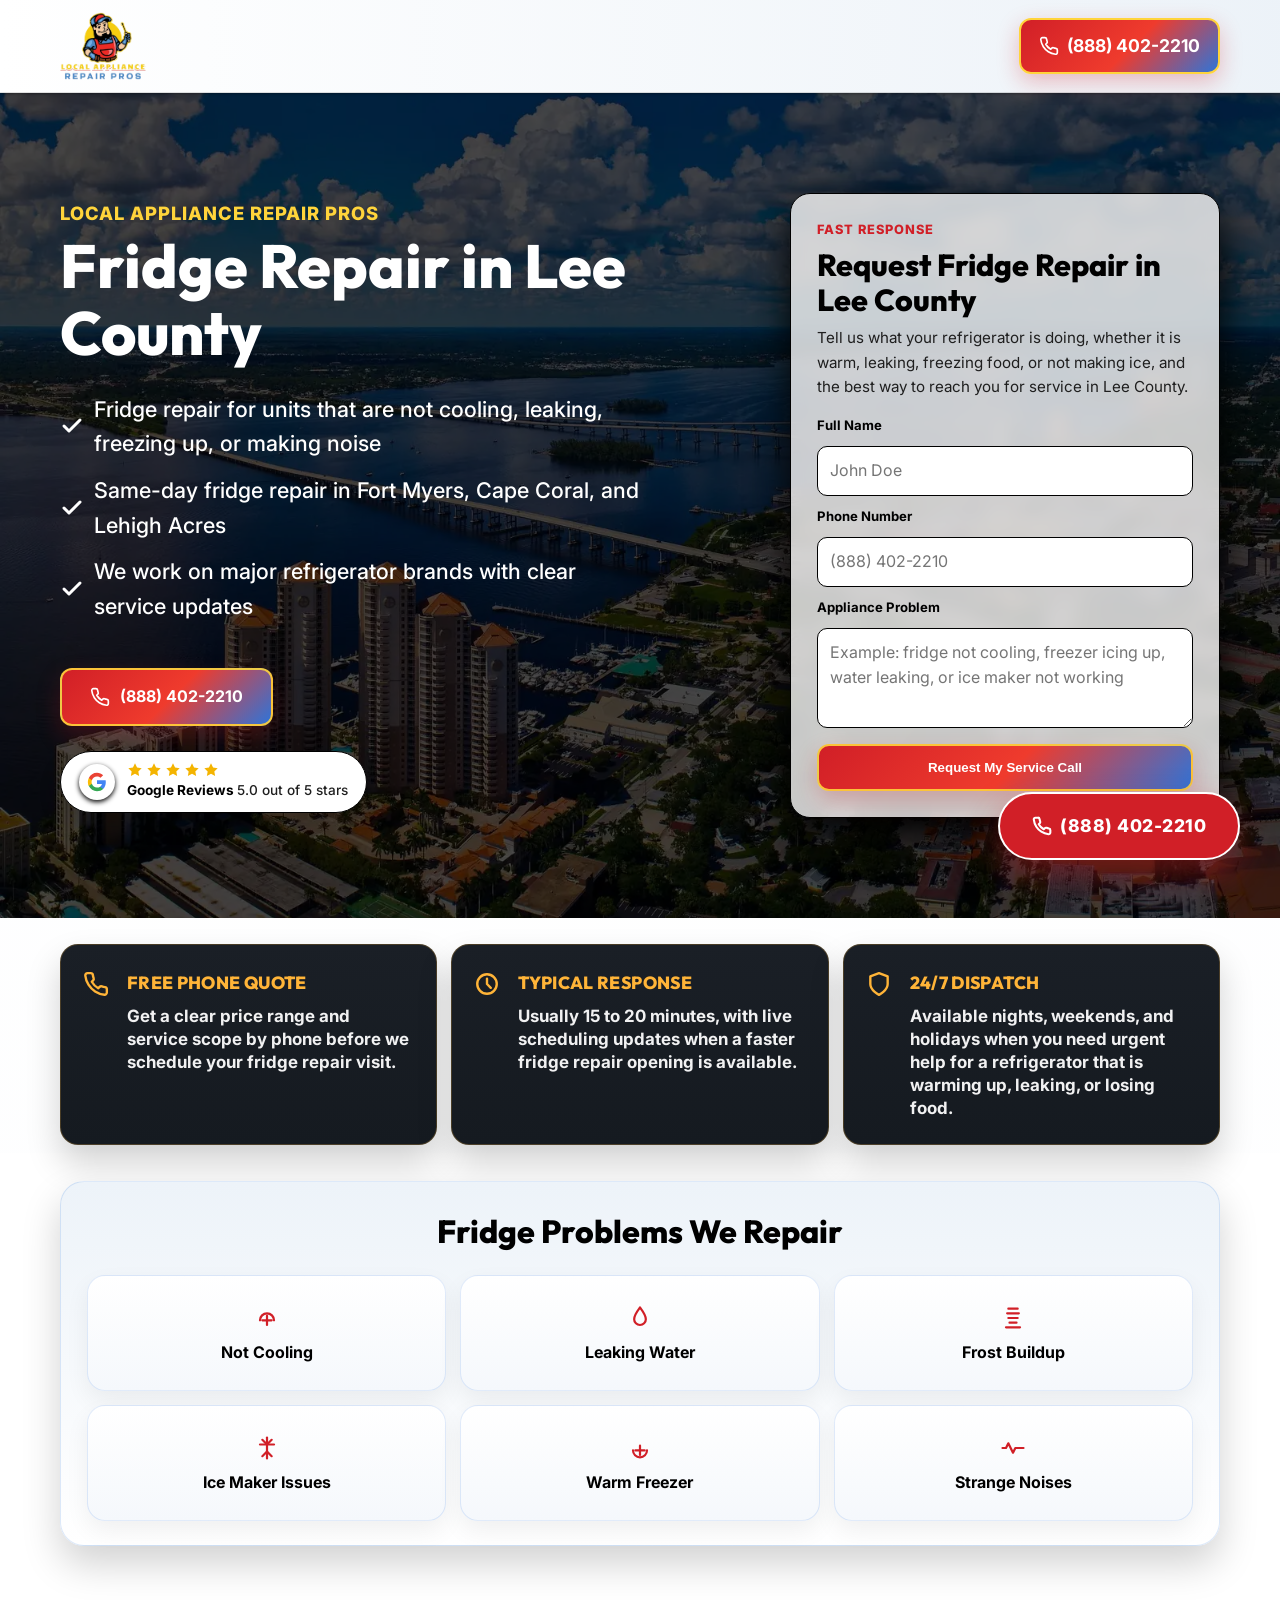
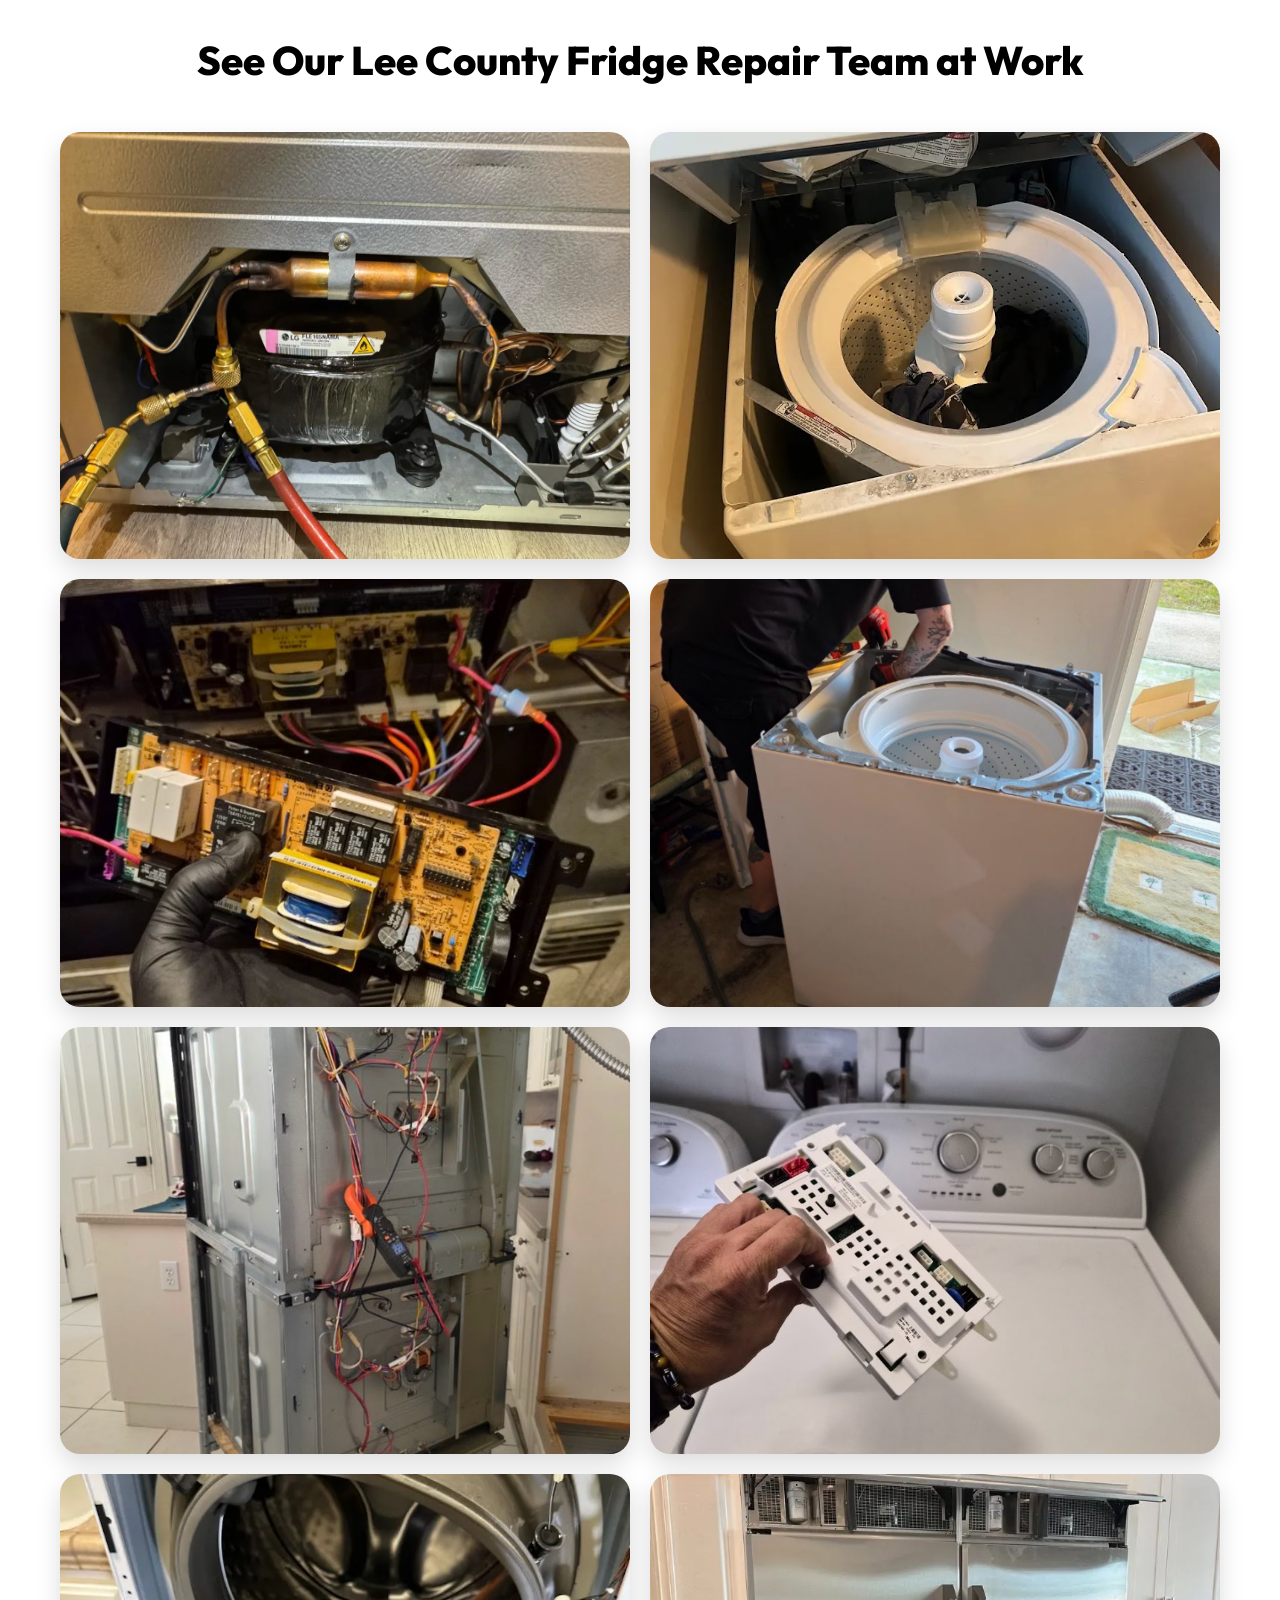
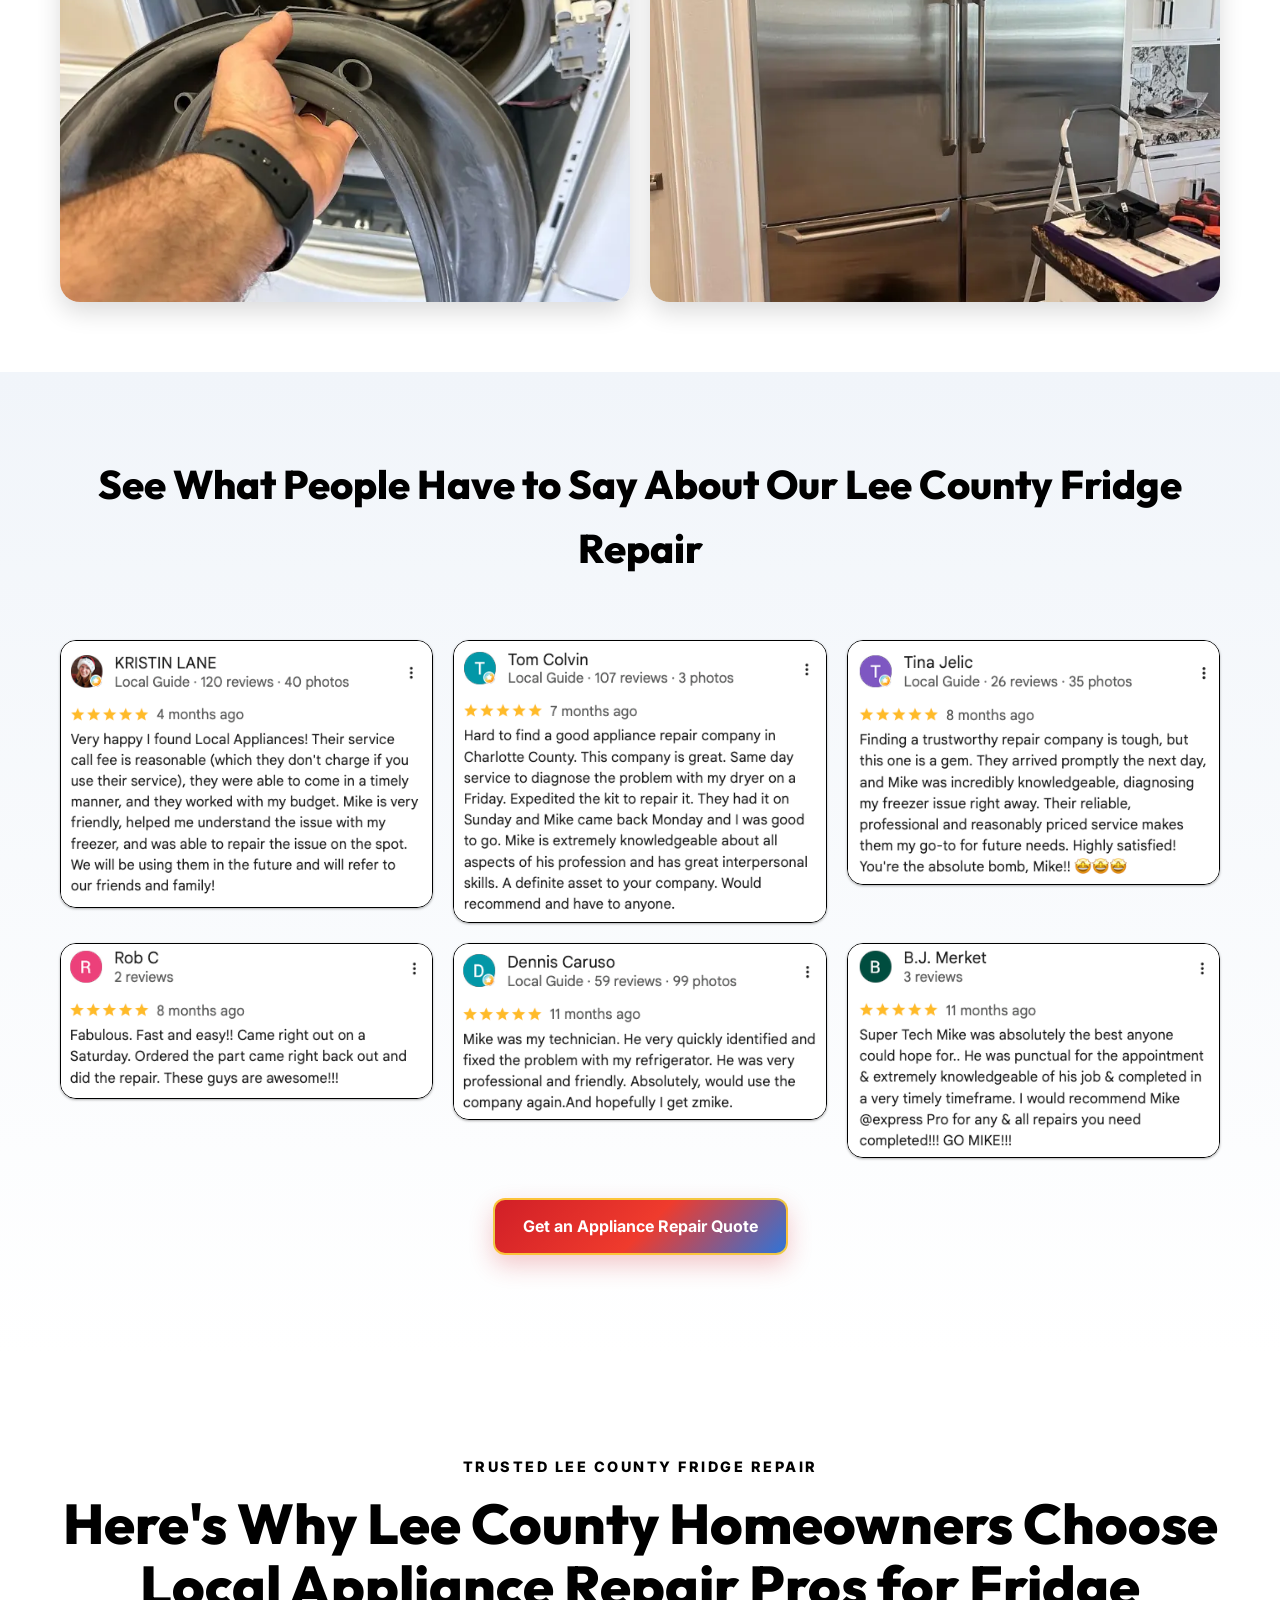
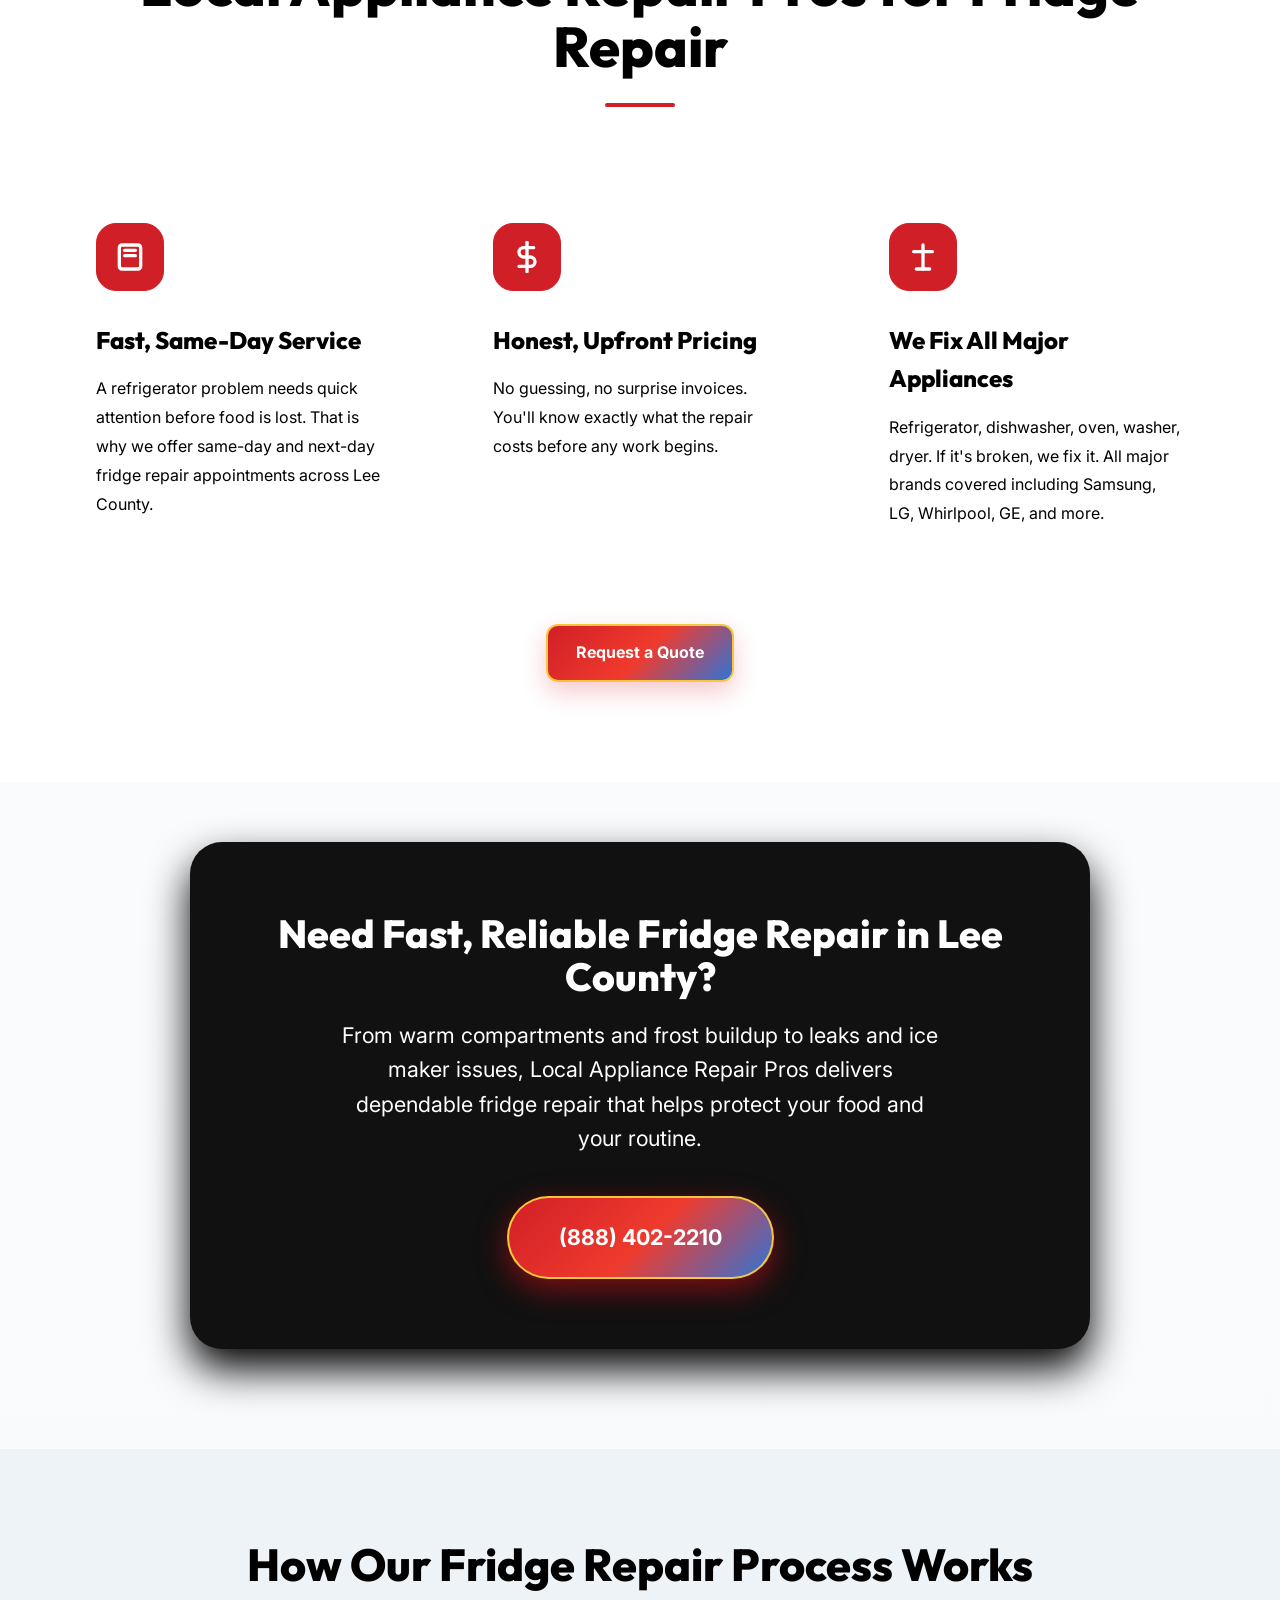
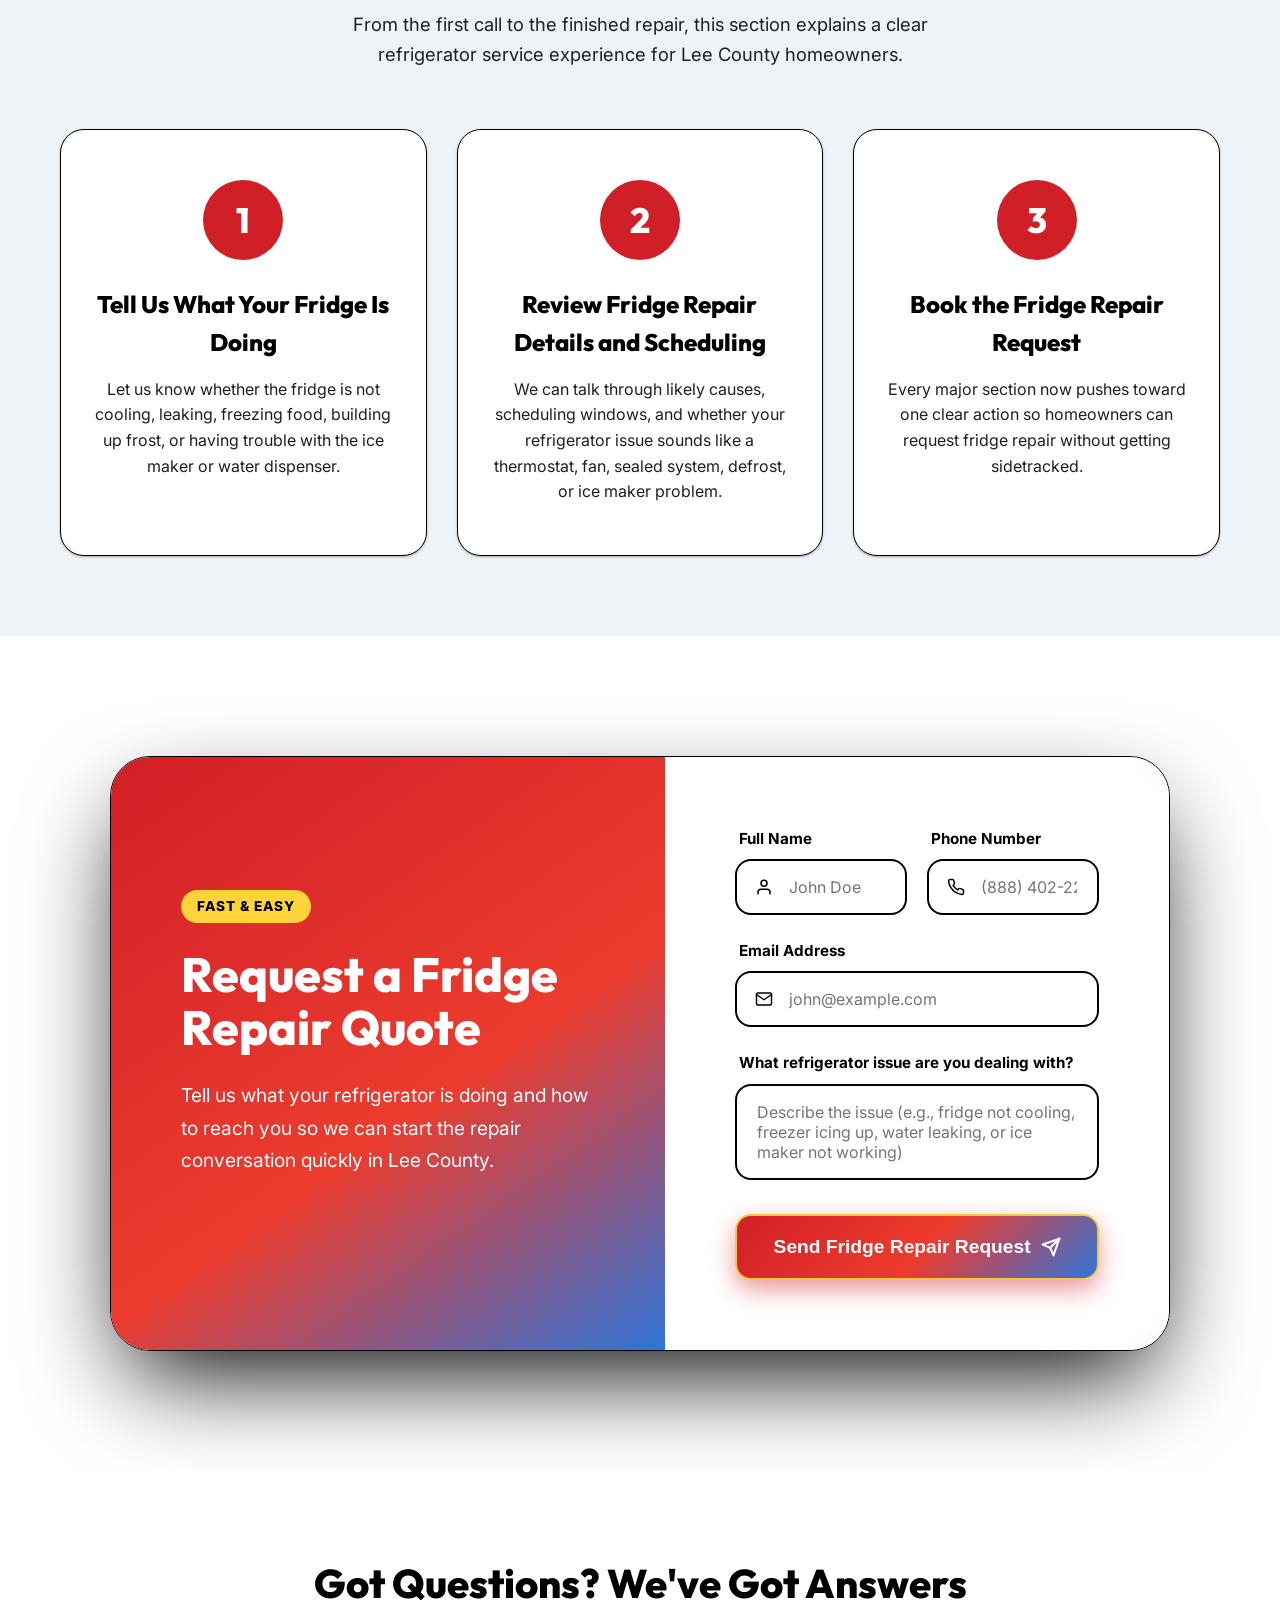
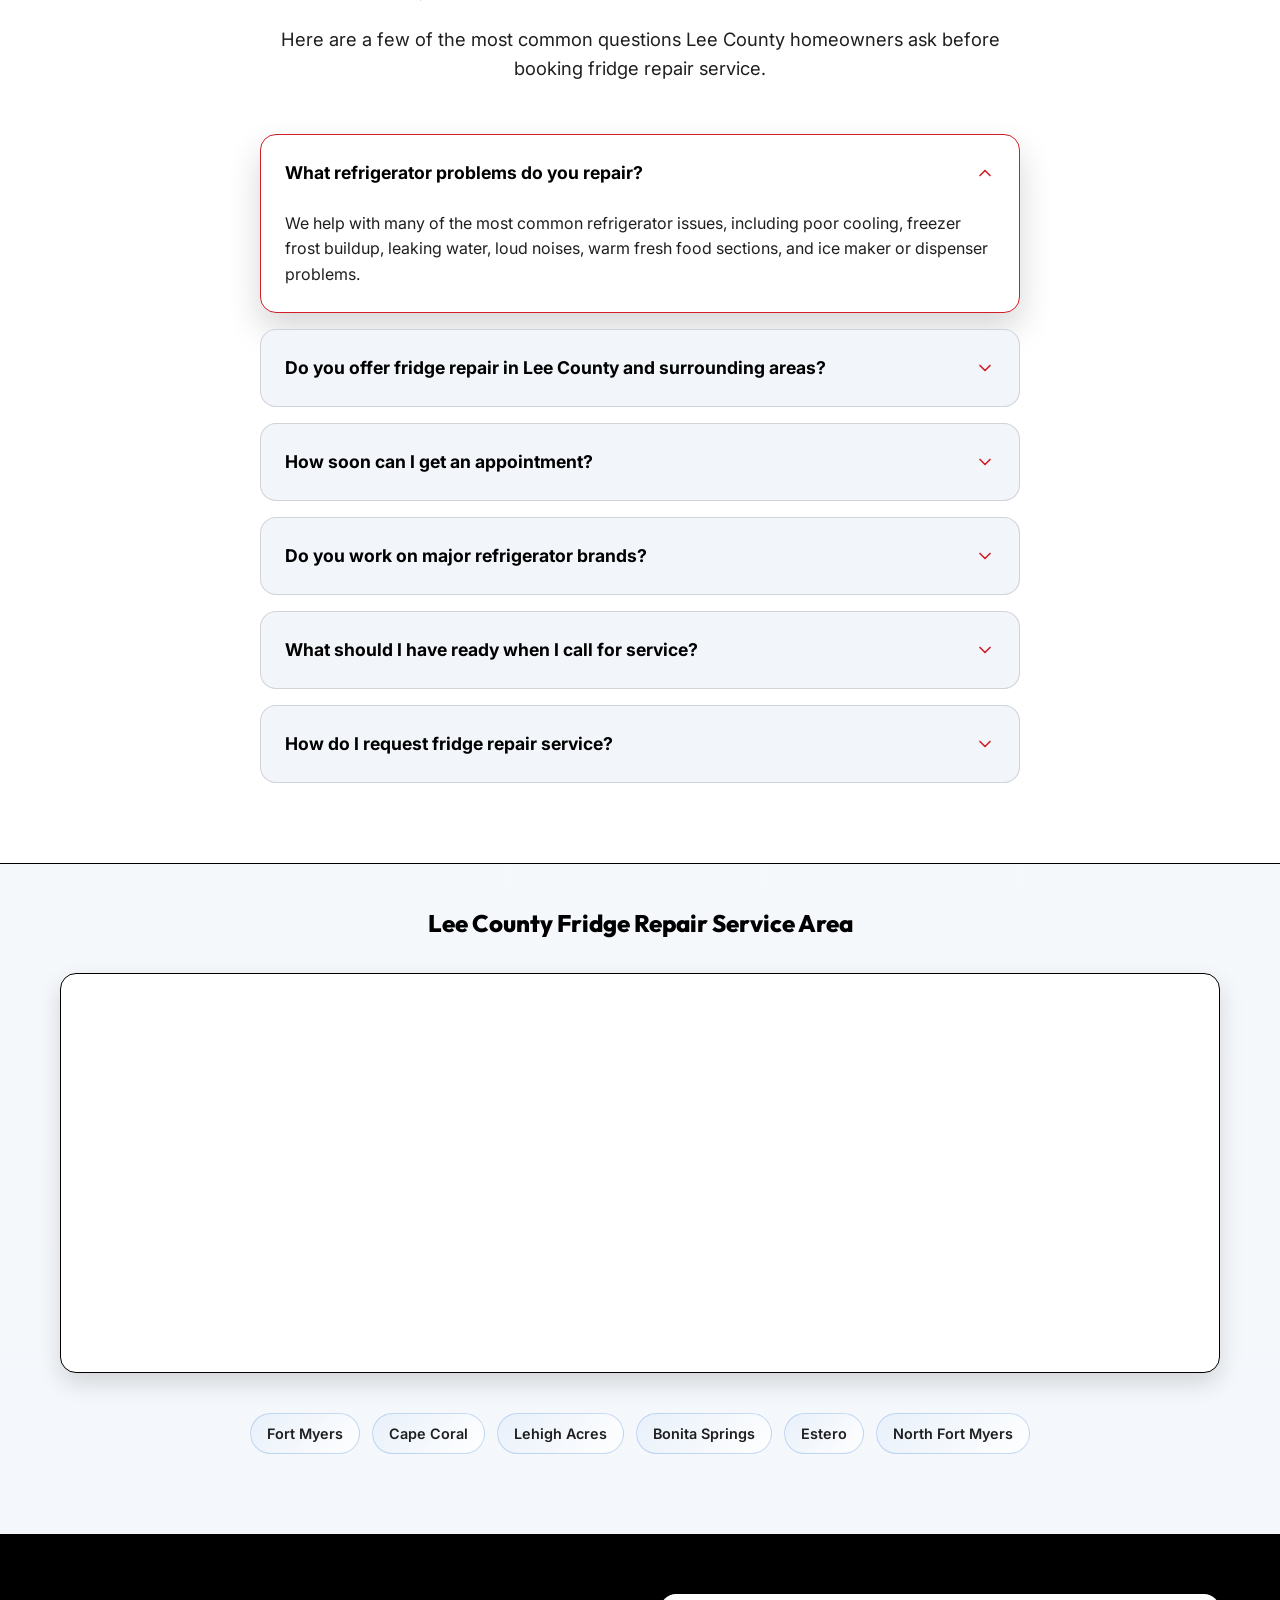
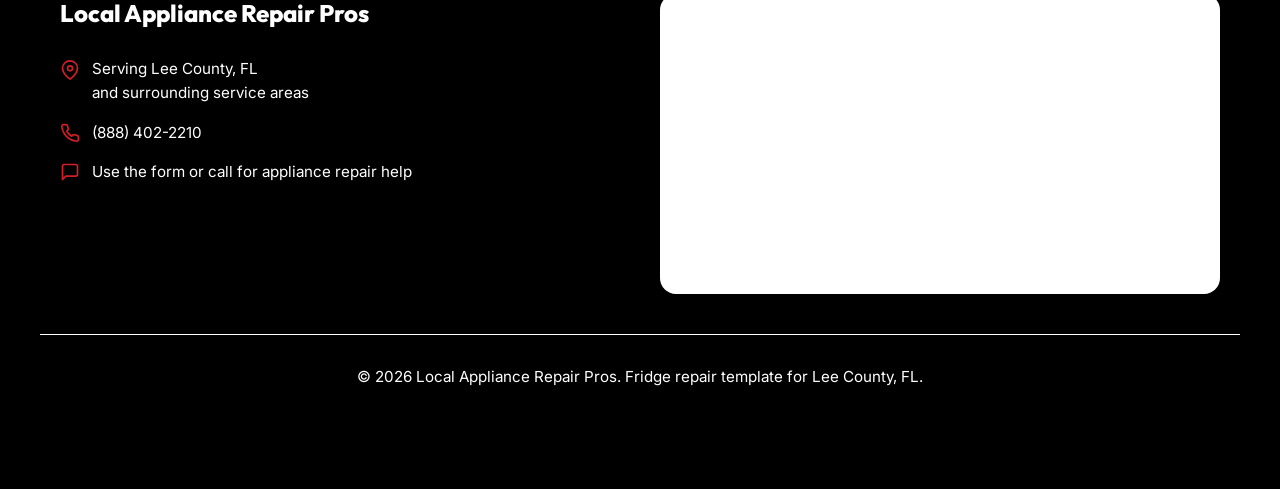
<file: fridge-repair.html>
<!DOCTYPE html>
<html lang="en">

<head>
    <!-- Google Tag Manager -->
    <script>(function(w,d,s,l,i){w[l]=w[l]||[];w[l].push({'gtm.start':
    new Date().getTime(),event:'gtm.js'});var f=d.getElementsByTagName(s)[0],
    j=d.createElement(s),dl=l!='dataLayer'?'&l='+l:'';j.async=true;j.src=
    'https://www.googletagmanager.com/gtm.js?id='+i+dl;f.parentNode.insertBefore(j,f);
    })(window,document,'script','dataLayer','GTM-M6Q2LPB6');</script>
    <!-- End Google Tag Manager -->
    <script async src="https://www.googletagmanager.com/gtag/js?id=AW-18150747746"></script>
    <script>
      window.dataLayer = window.dataLayer || [];
      function gtag(){dataLayer.push(arguments);}
      gtag("js", new Date());
      gtag("config", "AW-18150747746");
      gtag("config", "AW-18150747746/WUlqCL2T59EcEOLc-c5D", {
        phone_conversion_number: "(888) 402-2210"
      });

      function gtag_report_conversion(url) {
        var callback = function () {
          if (typeof url !== "undefined") {
            window.location = url;
          }
        };
        gtag("event", "conversion", {
          send_to: "AW-18150747746/WUlqCL2T59EcEOLc-c5D",
          event_callback: callback,
          event_timeout: 2000
        });
        return false;
      }
    </script>
    <meta charset="UTF-8">
    <meta name="viewport" content="width=device-width, initial-scale=1.0">
    <title>Local Appliance Repair Pros | Fridge Repair Lee County</title>
    <meta name="description"
        content="Local Appliance Repair Pros provides fridge repair in Lee County for refrigerators that will not cool, leak, freeze up, or stop making ice properly.">
    <link rel="stylesheet" href="style.css">
    <link rel="preconnect" href="https://fonts.googleapis.com">
    <link rel="preconnect" href="https://fonts.gstatic.com" crossorigin>
    <link
        href="https://fonts.googleapis.com/css2?family=Inter:wght@400;500;600;700;800&family=Outfit:wght@400;600;700;800&display=swap"
        rel="stylesheet">
    <script type="application/ld+json">
    {
      "@context": "https://schema.org",
      "@type": "LocalBusiness",
      "name": "Local Appliance Repair Pros",
      "image": "local-appliance-repair-pros-logo.webp",
      "url": "https://example.com",
      "telephone": "(888) 402-2210",
      "priceRange": "$$",
      "address": {
        "@type": "PostalAddress",
        "streetAddress": "Lee County Service Area",
        "addressLocality": "Lee County",
        "addressRegion": "FL",
        "postalCode": "33901",
        "addressCountry": "US"
      },
      "geo": {
        "@type": "GeoCoordinates",
        "latitude": 26.6406,
        "longitude": -81.8723
      },
      "openingHoursSpecification": {
        "@type": "OpeningHoursSpecification",
        "dayOfWeek": [
          "Monday",
          "Tuesday",
          "Wednesday",
          "Thursday",
          "Friday",
          "Saturday"
        ],
        "opens": "08:00",
        "closes": "18:00"
      },
      "sameAs": []
    }
    </script>
</head>

<body>
    <header class="sticky-header">
        <div class="container header-content">
            <div class="logo">
                <img src="local-appliance-repair-pros-logo.webp" alt="Local Appliance Repair Pros logo" class="logo-img">
            </div>
            <div class="header-right">
                <a href="tel:8884022210" onclick="return gtag_report_conversion('tel:8884022210');" class="phone-link header-cta" id="header-call-link">
                    <svg class="phone-icon" viewBox="0 0 24 24" fill="none" stroke="currentColor" stroke-width="2"
                        stroke-linecap="round" stroke-linejoin="round">
                        <path
                            d="M22 16.92v3a2 2 0 0 1-2.18 2 19.79 19.79 0 0 1-8.63-3.07 19.5 19.5 0 0 1-6-6 19.79 19.79 0 0 1-3.07-8.67A2 2 0 0 1 4.11 2h3a2 2 0 0 1 2 1.72 12.84 12.84 0 0 0 .7 2.81 2 2 0 0 1-.45 2.11L8.09 9.91a16 16 0 0 0 6 6l1.27-1.27a2 2 0 0 1 2.11-.45 12.84 12.84 0 0 0 2.81.7A2 2 0 0 1 22 16.92z">
                        </path>
                    </svg>
                    (888) 402-2210
                </a>
            </div>
        </div>
    </header>

    <main id="top">
        <section class="hero-v2">
            <div class="hero-overlay"></div>
            <img src="fort-myers-hero.webp" alt="Aerial view of Lee County waterfront" class="hero-bg-img">
            <div class="container hero-container">
                <div class="hero-content">
                    <p style="color: var(--accent-yellow); font-weight: 800; font-size: 1.15rem; margin-bottom: 5px; text-transform: uppercase; letter-spacing: 1px;">Local Appliance Repair Pros</p>
                    <h1 style="margin-top: 0;">Fridge Repair in <span class="highlight">Lee County</span></h1>
                    <ul class="hero-subtext" style="list-style: none; padding: 0; text-align: left;">
                        <li style="display: flex; align-items: center; gap: 10px; margin-bottom: 12px; text-align: left;">
                            <svg width="24" height="24" viewBox="0 0 24 24" fill="none" stroke="#ffffff" stroke-width="3" stroke-linecap="round" stroke-linejoin="round" style="flex-shrink: 0;"><polyline points="20 6 9 17 4 12"></polyline></svg>
                            Fridge repair for units that are not cooling, leaking, freezing up, or making noise
                        </li>
                        <li style="display: flex; align-items: center; gap: 10px; margin-bottom: 12px; text-align: left;">
                            <svg width="24" height="24" viewBox="0 0 24 24" fill="none" stroke="#ffffff" stroke-width="3" stroke-linecap="round" stroke-linejoin="round" style="flex-shrink: 0;"><polyline points="20 6 9 17 4 12"></polyline></svg>
                            Same-day fridge repair in Fort Myers, Cape Coral, and Lehigh Acres
                        </li>
                        <li style="display: flex; align-items: center; gap: 10px; text-align: left;">
                            <svg width="24" height="24" viewBox="0 0 24 24" fill="none" stroke="#ffffff" stroke-width="3" stroke-linecap="round" stroke-linejoin="round" style="flex-shrink: 0;"><polyline points="20 6 9 17 4 12"></polyline></svg>
                            We work on major refrigerator brands with clear service updates
                        </li>
                    </ul>

                    <div class="hero-actions-container">
                        <a href="tel:8884022210" onclick="return gtag_report_conversion('tel:8884022210');" class="btn btn-primary btn-cta-main" id="hero-call-btn">
                            <svg class="phone-icon ring-animation" viewBox="0 0 24 24" fill="none" stroke="currentColor"
                                stroke-width="2" stroke-linecap="round" stroke-linejoin="round">
                                <path
                                    d="M22 16.92v3a2 2 0 0 1-2.18 2 19.79 19.79 0 0 1-8.63-3.07 19.5 19.5 0 0 1-6-6 19.79 19.79 0 0 1-3.07-8.67A2 2 0 0 1 4.11 2h3a2 2 0 0 1 2 1.72 12.84 12.84 0 0 0 .7 2.81 2 2 0 0 1-.45 2.11L8.09 9.91a16 16 0 0 0 6 6l1.27-1.27a2 2 0 0 1 2.11-.45 12.84 12.84 0 0 0 2.81.7A2 2 0 0 1 22 16.92z">
                                </path>
                            </svg>
                            (888) 402-2210
                        </a>
                        <p class="hero-mobile-callout mobile-only">
                            <span class="hero-mobile-callout-line hero-mobile-callout-primary">1-YEAR WARRANTY on parts and labor</span>
                            <span class="hero-mobile-callout-line hero-mobile-callout-secondary">$35 OFF for veterans, seniors, first time customers</span>
                        </p>
                    </div>

                    <div style="margin-top: 8px;">
                        <div style="display: inline-flex; align-items: center; gap: 12px; background: #ffffff; padding: 10px 18px; border-radius: 50px; box-shadow: var(--shadow-md); border: 1px solid #000000;">
                            <div style="width: 36px; height: 36px; background: #fff; border-radius: 50%; box-shadow: 0 2px 5px #000000; display: flex; align-items: center; justify-content: center; flex-shrink: 0;">
                                <svg width="20" height="20" viewBox="0 0 24 24">
                                  <path fill="#4285F4" d="M22.56 12.25c0-.78-.07-1.53-.2-2.25H12v4.26h5.92c-.26 1.37-1.04 2.53-2.21 3.31v2.77h3.57c2.08-1.92 3.28-4.74 3.28-8.09z"/>
                                  <path fill="#34A853" d="M12 23c2.97 0 5.46-.98 7.28-2.66l-3.57-2.77c-.98.66-2.23 1.06-3.71 1.06-2.86 0-5.29-1.93-6.16-4.53H2.18v2.84C3.99 20.53 7.7 23 12 23z"/>
                                  <path fill="#FBBC05" d="M5.84 14.09c-.22-.66-.35-1.36-.35-2.09s.13-1.43.35-2.09V7.07H2.18C1.43 8.55 1 10.22 1 12s.43 3.45 1.18 4.93l3.66-2.84z"/>
                                  <path fill="#EA4335" d="M12 5.38c1.62 0 3.06.56 4.21 1.64l3.15-3.15C17.45 2.09 14.97 1 12 1 7.7 1 3.99 3.47 2.18 7.07l3.66 2.84c.87-2.6 3.3-4.53 6.16-4.53z"/>
                                </svg>
                            </div>
                            <div style="display: flex; flex-direction: column; align-items: flex-start; text-align: left;">
                                <div style="display: flex; gap: 3px; color: #f4b400;">
                                    <svg width="16" height="16" viewBox="0 0 24 24" fill="currentColor"><path d="M12 2L15.09 8.26L22 9.27L17 14.14L18.18 21.02L12 17.77L5.82 21.02L7 14.14L2 9.27L8.91 8.26L12 2Z"/></svg>
                                    <svg width="16" height="16" viewBox="0 0 24 24" fill="currentColor"><path d="M12 2L15.09 8.26L22 9.27L17 14.14L18.18 21.02L12 17.77L5.82 21.02L7 14.14L2 9.27L8.91 8.26L12 2Z"/></svg>
                                    <svg width="16" height="16" viewBox="0 0 24 24" fill="currentColor"><path d="M12 2L15.09 8.26L22 9.27L17 14.14L18.18 21.02L12 17.77L5.82 21.02L7 14.14L2 9.27L8.91 8.26L12 2Z"/></svg>
                                    <svg width="16" height="16" viewBox="0 0 24 24" fill="currentColor"><path d="M12 2L15.09 8.26L22 9.27L17 14.14L18.18 21.02L12 17.77L5.82 21.02L7 14.14L2 9.27L8.91 8.26L12 2Z"/></svg>
                                    <svg width="16" height="16" viewBox="0 0 24 24" fill="currentColor"><path d="M12 2L15.09 8.26L22 9.27L17 14.14L18.18 21.02L12 17.77L5.82 21.02L7 14.14L2 9.27L8.91 8.26L12 2Z"/></svg>
                                </div>
                                <span style="font-size: 0.85rem; font-weight: 700; color: var(--text-main); margin-top: 2px;">Google Reviews <span style="font-weight: 500; color: var(--text-light);">5.0 out of 5 stars</span></span>
                            </div>
                        </div>

                        <div class="desktop-hero-photo desktop-only">
                            <img src="placeholder.svg" alt="Local Appliance Repair Pros technician placeholder" class="desktop-hero-photo-img">
                        </div>

                        <div class="mobile-truck-anim-hero mobile-only truck-trigger">
                            <img src="placeholder.svg" alt="Local Appliance Repair Pros service placeholder" class="truck-img-hero">
                        </div>
                    </div>
                </div>
                <aside class="hero-form-panel desktop-only" aria-label="Request appliance repair">
                    <div class="hero-form-card">
                        <p class="hero-form-kicker">Fast Response</p>
                        <h3>Request Fridge Repair in Lee County</h3>
                        <p class="hero-form-copy">Tell us what your refrigerator is doing, whether it is warm, leaking, freezing food, or not making ice, and the best way to reach you for service in Lee County.</p>
                        <form data-netlify="true" name="hero-appliance-repair-quote" class="hero-quick-form">
                            <input type="hidden" name="form-name" value="hero-appliance-repair-quote">
                            <label for="hero-name">Full Name</label>
                            <input type="text" id="hero-name" name="name" required placeholder="John Doe">

                            <label for="hero-phone">Phone Number</label>
                            <input type="tel" id="hero-phone" name="phone" required placeholder="(888) 402-2210">

                            <label for="hero-needs">Appliance Problem</label>
                            <textarea id="hero-needs" name="needs" rows="3" required placeholder="Example: fridge not cooling, freezer icing up, water leaking, or ice maker not working"></textarea>

                            <button type="submit" class="btn btn-primary hero-form-submit">Request My Service Call</button>
                        </form>
                    </div>
                </aside>
                </div>
            </div>
        </section>

        <section class="service-highlights">
            <div class="container">
                <div class="service-highlights-grid">
                    <article class="service-highlight-card">
                        <div class="service-highlight-icon" aria-hidden="true">
                            <svg width="26" height="26" viewBox="0 0 24 24" fill="none" stroke="currentColor" stroke-width="2.2" stroke-linecap="round" stroke-linejoin="round">
                                <path d="M22 16.92v3a2 2 0 0 1-2.18 2 19.79 19.79 0 0 1-8.63-3.07 19.5 19.5 0 0 1-6-6 19.79 19.79 0 0 1-3.07-8.67A2 2 0 0 1 4.11 2h3a2 2 0 0 1 2 1.72 12.84 12.84 0 0 0 .7 2.81 2 2 0 0 1-.45 2.11L8.09 9.91a16 16 0 0 0 6 6l1.27-1.27a2 2 0 0 1 2.11-.45 12.84 12.84 0 0 0 2.81.7A2 2 0 0 1 22 16.92z"></path>
                            </svg>
                        </div>
                        <div class="service-highlight-copy">
                            <h3>Free Phone Quote</h3>
                            <p>Get a clear price range and service scope by phone before we schedule your fridge repair visit.</p>
                        </div>
                    </article>

                    <article class="service-highlight-card">
                        <div class="service-highlight-icon" aria-hidden="true">
                            <svg width="26" height="26" viewBox="0 0 24 24" fill="none" stroke="currentColor" stroke-width="2.2" stroke-linecap="round" stroke-linejoin="round">
                                <circle cx="12" cy="12" r="9"></circle>
                                <polyline points="12 7 12 12 15.5 15.5"></polyline>
                            </svg>
                        </div>
                        <div class="service-highlight-copy">
                            <h3>Typical Response</h3>
                            <p>Usually 15 to 20 minutes, with live scheduling updates when a faster fridge repair opening is available.</p>
                        </div>
                    </article>

                    <article class="service-highlight-card">
                        <div class="service-highlight-icon" aria-hidden="true">
                            <svg width="26" height="26" viewBox="0 0 24 24" fill="none" stroke="currentColor" stroke-width="2.2" stroke-linecap="round" stroke-linejoin="round">
                                <path d="M12 22s8-4 8-10V5l-8-3-8 3v7c0 6 8 10 8 10z"></path>
                            </svg>
                        </div>
                        <div class="service-highlight-copy">
                            <h3>24/7 Dispatch</h3>
                            <p>Available nights, weekends, and holidays when you need urgent help for a refrigerator that is warming up, leaking, or losing food.</p>
                        </div>
                    </article>
                </div>
            </div>
        </section>

        <section class="appliance-strip appliance-issues-strip">
            <div class="container">
                <div class="appliance-strip-inner">
                    <h3>Fridge Problems We Repair</h3>
                    <div class="appliance-strip-grid">
                        <div class="appliance-pill">
                            <svg width="28" height="28" viewBox="0 0 24 24" fill="none" stroke="currentColor" stroke-width="1.9" stroke-linecap="round" stroke-linejoin="round">
                                <path d="M6 14a6 6 0 1 1 12 0"></path>
                                <path d="M8 14h8"></path>
                                <path d="M12 10v8"></path>
                            </svg>
                            <span>Not Cooling</span>
                        </div>
                        <div class="appliance-pill">
                            <svg width="28" height="28" viewBox="0 0 24 24" fill="none" stroke="currentColor" stroke-width="1.9" stroke-linecap="round" stroke-linejoin="round">
                                <path d="M12 3C9 7 7 9.5 7 13a5 5 0 0 0 10 0c0-3.5-2-6-5-10Z"></path>
                            </svg>
                            <span>Leaking Water</span>
                        </div>
                        <div class="appliance-pill">
                            <svg width="28" height="28" viewBox="0 0 24 24" fill="none" stroke="currentColor" stroke-width="1.9" stroke-linecap="round" stroke-linejoin="round">
                                <path d="M8 4h8"></path>
                                <path d="M7 8h10"></path>
                                <path d="M8 12h8"></path>
                                <path d="M9 16h6"></path>
                                <path d="M6 20h12"></path>
                            </svg>
                            <span>Frost Buildup</span>
                        </div>
                        <div class="appliance-pill">
                            <svg width="28" height="28" viewBox="0 0 24 24" fill="none" stroke="currentColor" stroke-width="1.9" stroke-linecap="round" stroke-linejoin="round">
                                <path d="M12 3v18"></path>
                                <path d="M6 9h12"></path>
                                <path d="M8 5l4 4 4-4"></path>
                                <path d="M8 19l4-4 4 4"></path>
                            </svg>
                            <span>Ice Maker Issues</span>
                        </div>
                        <div class="appliance-pill">
                            <svg width="28" height="28" viewBox="0 0 24 24" fill="none" stroke="currentColor" stroke-width="1.9" stroke-linecap="round" stroke-linejoin="round">
                                <path d="M18 14a6 6 0 1 1-12 0"></path>
                                <path d="M8 14h8"></path>
                                <path d="M12 10v8"></path>
                            </svg>
                            <span>Warm Freezer</span>
                        </div>
                        <div class="appliance-pill">
                            <svg width="28" height="28" viewBox="0 0 24 24" fill="none" stroke="currentColor" stroke-width="1.9" stroke-linecap="round" stroke-linejoin="round">
                                <path d="M3 12h3l2-4 4 8 2-4h7"></path>
                            </svg>
                            <span>Strange Noises</span>
                        </div>
                    </div>
                </div>
            </div>
        </section>

        <section class="team-gallery" style="background: var(--white); padding: 70px 0;">
            <div class="container">
                <div class="section-header" style="margin-bottom: 40px;">
                    <h2>See Our Lee County Fridge Repair Team at Work</h2>
                </div>
                <div class="team-grid">
                    <div class="team-item"><img src="team-photo-1.webp" alt="Fridge repair service visit in a Lee County home" style="position: absolute; top: 0; left: 0; width: 100%; height: 100%; object-fit: cover;"></div>
                    <div class="team-item"><img src="team-photo-2.webp" alt="Appliance control replacement during stove repair" style="position: absolute; top: 0; left: 0; width: 100%; height: 100%; object-fit: cover;"></div>
                    <div class="team-item"><img src="team-photo-3.jpeg" alt="Technician holding a replacement appliance control board" style="position: absolute; top: 0; left: 0; width: 100%; height: 100%; object-fit: cover;"></div>
                    <div class="team-item"><img src="team-photo-4.jpeg" alt="Technician working on a washing machine repair" style="position: absolute; top: 0; left: 0; width: 100%; height: 100%; object-fit: cover;"></div>
                    <div class="team-item"><img src="team-photo-5.jpeg" alt="Refrigerator repair diagnostics in progress" style="position: absolute; top: 0; left: 0; width: 100%; height: 100%; object-fit: cover;"></div>
                    <div class="team-item"><img src="team-photo-6.jpeg" alt="Replacement washer control panel ready for installation" style="position: absolute; top: 0; left: 0; width: 100%; height: 100%; object-fit: cover;"></div>
                    <div class="team-item"><img src="team-photo-7.webp" alt="Technician servicing an appliance with tools on site" style="position: absolute; top: 0; left: 0; width: 100%; height: 100%; object-fit: cover;"></div>
                    <div class="team-item"><img src="team-photo-8.webp" alt="Inside view of a refrigerator during component replacement" style="position: absolute; top: 0; left: 0; width: 100%; height: 100%; object-fit: cover;"></div>
                </div>
            </div>
        </section>

        <section id="reviews" class="reviews">
            <div class="container">
                <div class="section-header" style="display: flex; flex-direction: column; align-items: center;">
                    <h2>See What People Have to Say About Our Lee County Fridge Repair</h2>
                </div>

                <div class="reviews-grid-v2">
                    <img src="review-kristin-lane.png" alt="Local Appliance Repair Pros review from Kristin Lane" class="review-img-v2">
                    <img src="review-tom-colvin.png" alt="Local Appliance Repair Pros review from Tom Colvin" class="review-img-v2">
                    <img src="review-tina-jelic.png" alt="Local Appliance Repair Pros review from Tina Jelic" class="review-img-v2">
                    <img src="review-rob-c.png" alt="Local Appliance Repair Pros review from Rob C" class="review-img-v2">
                    <img src="review-dennis-caruso.png" alt="Local Appliance Repair Pros review from Dennis Caruso" class="review-img-v2">
                    <img src="review-bj-merket.png" alt="Local Appliance Repair Pros review from B.J. Merket" class="review-img-v2">
                </div>

                <div style="display: flex; flex-wrap: wrap; justify-content: center; gap: 14px; margin-top: 40px; margin-bottom: 20px;">
                    <a href="#top" class="btn btn-primary" id="reviews-call-btn">Get an Appliance Repair Quote</a>
                </div>
            </div>
        </section>

        <section class="why-pick-v3">
            <div class="blob-1"></div>
            <div class="blob-2"></div>

            <div class="container" style="position: relative; z-index: 2;">
                <div class="section-header-v3">
                    <p class="subtitle-v3">Trusted Lee County Fridge Repair</p>
                    <h2 class="title-v3">Here's Why Lee County Homeowners Choose Local Appliance Repair Pros for Fridge Repair</h2>
                    <div class="divider-v3"></div>
                </div>

                <div class="feature-grid-v3">
                    <div class="feature-card-v3 reveal">
                        <div class="icon-box-v3">
                            <svg width="32" height="32" viewBox="0 0 24 24" fill="none" stroke="#ffffff" stroke-width="2.5" stroke-linecap="round" stroke-linejoin="round">
                                <rect x="4" y="3" width="16" height="18" rx="2"/><line x1="8" y1="7" x2="16" y2="7"/><line x1="8" y1="11" x2="16" y2="11"/>
                            </svg>
                        </div>
                        <h3 class="card-title-v3">Fast, Same-Day Service</h3>
                        <p class="card-text-v3">A refrigerator problem needs quick attention before food is lost. That is why we offer same-day and next-day fridge repair appointments across Lee County.</p>
                    </div>

                    <div class="feature-card-v3 reveal" style="transition-delay: 0.1s;">
                        <div class="icon-box-v3">
                            <svg width="32" height="32" viewBox="0 0 24 24" fill="none" stroke="#ffffff" stroke-width="2.5" stroke-linecap="round" stroke-linejoin="round">
                                <line x1="12" y1="1" x2="12" y2="23"/><path d="M17 5H9.5a3.5 3.5 0 0 0 0 7h5a3.5 3.5 0 0 1 0 7H6"/>
                            </svg>
                        </div>
                        <h3 class="card-title-v3">Honest, Upfront Pricing</h3>
                        <p class="card-text-v3">No guessing, no surprise invoices. You'll know exactly what the repair costs before any work begins.</p>
                    </div>

                    <div class="feature-card-v3 reveal" style="transition-delay: 0.2s;">
                        <div class="icon-box-v3">
                            <svg width="32" height="32" viewBox="0 0 24 24" fill="none" stroke="#ffffff" stroke-width="2.5" stroke-linecap="round" stroke-linejoin="round">
                                <path d="M12 3v18"/><path d="M5 8h14"/><path d="M7 21h10"/>
                            </svg>
                        </div>
                        <h3 class="card-title-v3">We Fix All Major Appliances</h3>
                        <p class="card-text-v3">Refrigerator, dishwasher, oven, washer, dryer. If it's broken, we fix it. All major brands covered including Samsung, LG, Whirlpool, GE, and more.</p>
                    </div>
                </div>

                <div style="display: flex; flex-wrap: wrap; justify-content: center; gap: 14px; margin-top: 50px;">
                    <a href="#top" class="btn btn-primary" id="why-pick-call-btn">Request a Quote</a>
                </div>
            </div>
        </section>

        <section class="final-cta" style="padding: 60px 20px 100px;">
            <div class="container" style="background: #111111; border-radius: 32px; padding: 70px 30px; text-align: center; box-shadow: 0 20px 40px #000000; position: relative; overflow: hidden; max-width: 900px; margin: 0 auto;">
                <h2 style="color: var(--white); position: relative; z-index: 2; line-height: 1.1;">Need Fast, Reliable Fridge Repair in Lee County?</h2>
                <p style="color: #ffffff; position: relative; z-index: 2; max-width: 600px; margin: 0 auto 40px auto; font-size: 1.35rem;">From warm compartments and frost buildup to leaks and ice maker issues, Local Appliance Repair Pros delivers dependable fridge repair that helps protect your food and your routine.</p>
                <div style="position: relative; z-index: 2; display: flex; flex-wrap: wrap; align-items: center; justify-content: center; gap: 16px;">
                    <a href="tel:8884022210" onclick="return gtag_report_conversion('tel:8884022210');" class="btn btn-primary btn-large" id="final-call-btn" style="padding: 22px 50px; border-radius: 50px; display: inline-flex; align-items: center; gap: 16px; box-shadow: 0 10px 30px #7f0f14; font-size: 1.35rem;">
                        (888) 402-2210
                    </a>
                </div>
            </div>
        </section>

        <section class="process" style="padding: 80px 0; background: var(--bg-light);">
            <div class="container">
                <div class="section-header" style="text-align: center; margin-bottom: 60px;">
                    <h2 style="font-size: 2.8rem; color: var(--primary);">How Our Fridge Repair Process Works</h2>
                    <p style="color: var(--text-light); font-size: 1.15rem; max-width: 600px; margin: 10px auto 0;">From the first call to the finished repair, this section explains a clear refrigerator service experience for Lee County homeowners.</p>
                </div>

                <div style="display: grid; grid-template-columns: repeat(auto-fit, minmax(300px, 1fr)); gap: 30px; position: relative;">
                    <div style="background: var(--white); padding: 50px 30px; border-radius: 24px; text-align: center; box-shadow: var(--shadow-sm); border: 1px solid #000000; transition: transform 0.3s ease;">
                        <div style="width: 80px; height: 80px; background: #d11f27; color: #ffffff; border-radius: 50%; display: flex; align-items: center; justify-content: center; font-size: 2.2rem; margin: 0 auto 25px; font-weight: 800; font-family: 'Outfit', sans-serif;">1</div>
                        <h3 style="font-size: 1.5rem; margin-bottom: 15px; color: var(--primary);">Tell Us What Your Fridge Is Doing</h3>
                        <p style="color: var(--text-light); line-height: 1.6;">Let us know whether the fridge is not cooling, leaking, freezing food, building up frost, or having trouble with the ice maker or water dispenser.</p>
                    </div>

                    <div style="background: var(--white); padding: 50px 30px; border-radius: 24px; text-align: center; box-shadow: var(--shadow-sm); border: 1px solid #000000; transition: transform 0.3s ease;">
                        <div style="width: 80px; height: 80px; background: #d11f27; color: #ffffff; border-radius: 50%; display: flex; align-items: center; justify-content: center; font-size: 2.2rem; margin: 0 auto 25px; font-weight: 800; font-family: 'Outfit', sans-serif;">2</div>
                        <h3 style="font-size: 1.5rem; margin-bottom: 15px; color: var(--primary);">Review Fridge Repair Details and Scheduling</h3>
                        <p style="color: var(--text-light); line-height: 1.6;">We can talk through likely causes, scheduling windows, and whether your refrigerator issue sounds like a thermostat, fan, sealed system, defrost, or ice maker problem.</p>
                    </div>

                    <div style="background: var(--white); padding: 50px 30px; border-radius: 24px; text-align: center; box-shadow: var(--shadow-sm); border: 1px solid #000000; transition: transform 0.3s ease;">
                        <div style="width: 80px; height: 80px; background: #d11f27; color: #ffffff; border-radius: 50%; display: flex; align-items: center; justify-content: center; font-size: 2.2rem; margin: 0 auto 25px; font-weight: 800; font-family: 'Outfit', sans-serif;">3</div>
                        <h3 style="font-size: 1.5rem; margin-bottom: 15px; color: var(--primary);">Book the Fridge Repair Request</h3>
                        <p style="color: var(--text-light); line-height: 1.6;">Every major section now pushes toward one clear action so homeowners can request fridge repair without getting sidetracked.</p>
                    </div>
                </div>
            </div>
        </section>

        <section id="quote-form" class="quote-form-section-v2">
            <div class="container container-medium">
                <div class="form-wrapper-v2">
                    <div class="form-grid-v2">
                        <div class="form-content-v2">
                            <span class="form-tag">Fast & Easy</span>
                            <h2 class="form-title">Request a <span class="highlight">Fridge Repair Quote</span></h2>
                            <p class="form-description">Tell us what your refrigerator is doing and how to reach you so we can start the repair conversation quickly in Lee County.</p>

                        </div>

                        <div class="form-container-v2">
                            <form id="lead-form" data-netlify="true" name="appliance-repair-quote" class="premium-form">
                                <input type="hidden" name="form-name" value="appliance-repair-quote">
                                <div class="input-row">
                                    <div class="input-field">
                                        <label for="name">Full Name</label>
                                        <div class="input-wrapper">
                                            <svg class="input-icon" width="18" height="18" viewBox="0 0 24 24" fill="none" stroke="currentColor" stroke-width="2" stroke-linecap="round" stroke-linejoin="round"><path d="M20 21v-2a4 4 0 0 0-4-4H8a4 4 0 0 0-4 4v2"></path><circle cx="12" cy="7" r="4"></circle></svg>
                                            <input type="text" id="name" name="name" required placeholder="John Doe">
                                        </div>
                                    </div>
                                    <div class="input-field">
                                        <label for="phone">Phone Number</label>
                                        <div class="input-wrapper">
                                            <svg class="input-icon" width="18" height="18" viewBox="0 0 24 24" fill="none" stroke="currentColor" stroke-width="2" stroke-linecap="round" stroke-linejoin="round"><path d="M22 16.92v3a2 2 0 0 1-2.18 2 19.79 19.79 0 0 1-8.63-3.07 19.5 19.5 0 0 1-6-6 19.79 19.79 0 0 1-3.07-8.67A2 2 0 0 1 4.11 2h3a2 2 0 0 1 2 1.72 12.84 12.84 0 0 0 .7 2.81 2 2 0 0 1-.45 2.11L8.09 9.91a16 16 0 0 0 6 6l1.27-1.27a2 2 0 0 1 2.11-.45 12.84 12.84 0 0 0 2.81.7A2 2 0 0 1 22 16.92z"></path></svg>
                                            <input type="tel" id="phone" name="phone" required placeholder="(888) 402-2210">
                                        </div>
                                    </div>
                                </div>
                                <div class="input-field">
                                    <label for="email">Email Address</label>
                                    <div class="input-wrapper">
                                        <svg class="input-icon" width="18" height="18" viewBox="0 0 24 24" fill="none" stroke="currentColor" stroke-width="2" stroke-linecap="round" stroke-linejoin="round"><path d="M4 4h16c1.1 0 2 .9 2 2v12c0 1.1-.9 2-2 2H4c-1.1 0-2-.9-2-2V6c0-1.1.9-2 2-2z"></path><polyline points="22,6 12,13 2,6"></polyline></svg>
                                        <input type="email" id="email" name="email" required placeholder="john@example.com">
                                    </div>
                                </div>
                                <div class="input-field">
                                    <label for="needs">What refrigerator issue are you dealing with?</label>
                                    <div class="input-wrapper">
                                        <textarea id="needs" name="needs" rows="3" required placeholder="Describe the issue (e.g., fridge not cooling, freezer icing up, water leaking, or ice maker not working)"></textarea>
                                    </div>
                                </div>
                                <button type="submit" class="btn btn-primary submit-btn-v2">
                                    <span>Send Fridge Repair Request</span>
                                    <svg width="20" height="20" viewBox="0 0 24 24" fill="none" stroke="currentColor" stroke-width="2.5" stroke-linecap="round" stroke-linejoin="round"><line x1="22" y1="2" x2="11" y2="13"></line><polygon points="22 2 15 22 11 13 2 9 22 2"></polygon></svg>
                                </button>
                            </form>
                        </div>
                    </div>
                </div>
            </div>
        </section>

        <div id="success-modal" class="modal">
            <div class="modal-content">
                <div class="modal-header">
                    <span class="close-modal">&times;</span>
                </div>
                <div class="modal-body" style="text-align: center; padding: 20px 10px 40px;">
                    <div class="success-icon">✓</div>
                    <h3 style="font-size: 2rem; color: var(--primary); margin-bottom: 15px;">Request Received!</h3>
                    <p style="font-size: 1.15rem; color: var(--text-light); line-height: 1.6; max-width: 430px; margin: 0 auto 30px;">Thanks for submitting your form. We'll reach out in the next couple minutes.</p>
                    <button class="btn btn-primary close-modal-btn" style="width: 100%; border-radius: 50px; padding: 15px;">Awesome, Got it</button>
                </div>
            </div>
        </div>

        <section class="faq-section" style="padding: 80px 0; background: var(--white);">
            <div class="container" style="max-width: 800px;">
                <div class="section-header" style="text-align: center; margin-bottom: 50px;">
                    <h2 style="font-size: 2.5rem; color: var(--primary);">Got Questions? We've Got Answers</h2>
                    <p style="color: var(--text-light); font-size: 1.15rem; margin-top: 10px;">Here are a few of the most common questions Lee County homeowners ask before booking fridge repair service.</p>
                </div>

                <div class="faq-accordion">
                    <details class="faq-item" name="faq" open>
                        <summary class="faq-question">
                            What refrigerator problems do you repair?
                            <svg class="faq-icon" viewBox="0 0 24 24" fill="none" stroke="currentColor" stroke-width="2" stroke-linecap="round" stroke-linejoin="round"><polyline points="6 9 12 15 18 9"></polyline></svg>
                        </summary>
                        <div class="faq-answer">
                            <p>We help with many of the most common refrigerator issues, including poor cooling, freezer frost buildup, leaking water, loud noises, warm fresh food sections, and ice maker or dispenser problems.</p>
                        </div>
                    </details>

                    <details class="faq-item" name="faq">
                        <summary class="faq-question">
                            Do you offer fridge repair in Lee County and surrounding areas?
                            <svg class="faq-icon" viewBox="0 0 24 24" fill="none" stroke="currentColor" stroke-width="2" stroke-linecap="round" stroke-linejoin="round"><polyline points="6 9 12 15 18 9"></polyline></svg>
                        </summary>
                        <div class="faq-answer">
                            <p>Yes. We focus on Lee County and nearby communities so we can provide faster scheduling, dependable arrival windows, and local fridge repair service you can count on.</p>
                        </div>
                    </details>

                    <details class="faq-item" name="faq">
                        <summary class="faq-question">
                            How soon can I get an appointment?
                            <svg class="faq-icon" viewBox="0 0 24 24" fill="none" stroke="currentColor" stroke-width="2" stroke-linecap="round" stroke-linejoin="round"><polyline points="6 9 12 15 18 9"></polyline></svg>
                        </summary>
                        <div class="faq-answer">
                            <p>In many cases, same-day or next-day appointments may be available depending on the schedule and the type of repair needed. The best way to check availability is to call or submit the form with your appliance issue.</p>
                        </div>
                    </details>

                    <details class="faq-item" name="faq">
                        <summary class="faq-question">
                            Do you work on major refrigerator brands?
                            <svg class="faq-icon" viewBox="0 0 24 24" fill="none" stroke="currentColor" stroke-width="2" stroke-linecap="round" stroke-linejoin="round"><polyline points="6 9 12 15 18 9"></polyline></svg>
                        </summary>
                        <div class="faq-answer">
                            <p>Yes. We work on many major refrigerator brands, including Whirlpool, GE, LG, Samsung, Frigidaire, KitchenAid, Maytag, and more.</p>
                        </div>
                    </details>

                    <details class="faq-item" name="faq">
                        <summary class="faq-question">
                            What should I have ready when I call for service?
                            <svg class="faq-icon" viewBox="0 0 24 24" fill="none" stroke="currentColor" stroke-width="2" stroke-linecap="round" stroke-linejoin="round"><polyline points="6 9 12 15 18 9"></polyline></svg>
                        </summary>
                        <div class="faq-answer">
                            <p>It helps to know the appliance type, brand, model if available, and what symptoms you are seeing. If you already have photos or an error code, that can make it even easier to understand the issue before the appointment.</p>
                        </div>
                    </details>

                    <details class="faq-item" name="faq">
                        <summary class="faq-question">
                            How do I request fridge repair service?
                            <svg class="faq-icon" viewBox="0 0 24 24" fill="none" stroke="currentColor" stroke-width="2" stroke-linecap="round" stroke-linejoin="round"><polyline points="6 9 12 15 18 9"></polyline></svg>
                        </summary>
                        <div class="faq-answer">
                            <p>You can call <a href="tel:8884022210" onclick="return gtag_report_conversion('tel:8884022210');">(888) 402-2210</a> or use the form on this page to tell us what your refrigerator is doing. From there, we can talk through the issue and help you schedule the next step.</p>
                        </div>
                    </details>
                </div>
            </div>
        </section>

        <section class="service-areas">
            <div class="container">
                <h3>Lee County Fridge Repair Service Area</h3>
                <div class="map-container" style="display: flex; align-items: center; justify-content: center; min-height: 300px; background: #ffffff; border-radius: 16px; border: 1px solid #000000; box-shadow: var(--shadow-md); overflow: hidden;">
                    <iframe src="https://www.google.com/maps?q=Lee+County,+FL&output=embed" width="600" height="450" style="border:0; width: 100%; min-height: 360px;" allowfullscreen="" loading="lazy" referrerpolicy="no-referrer-when-downgrade"></iframe>
                </div>
                <div class="tags">
                    <span class="tag">Fort Myers</span>
                    <span class="tag">Cape Coral</span>
                    <span class="tag">Lehigh Acres</span>
                    <span class="tag">Bonita Springs</span>
                    <span class="tag">Estero</span>
                    <span class="tag">North Fort Myers</span>
                </div>
            </div>
        </section>
    </main>

    <footer style="padding: 60px 0 100px; background: var(--primary); color: #ffffff; font-size: 0.95rem;">
        <div class="container" style="display: grid; grid-template-columns: repeat(auto-fit, minmax(300px, 1fr)); gap: 40px; margin-bottom: 40px; text-align: left;">
            <div class="footer-contact">
                <h3 style="color: var(--white); font-size: 1.5rem; margin-bottom: 25px;">Local Appliance Repair Pros</h3>
                <p style="margin-bottom: 15px; display: flex; align-items: flex-start; gap: 12px;">
                    <svg width="20" height="20" viewBox="0 0 24 24" fill="none" stroke="currentColor" stroke-width="2" stroke-linecap="round" stroke-linejoin="round" style="flex-shrink: 0; margin-top: 3px; color: var(--accent);"><path d="M21 10c0 7-9 13-9 13s-9-6-9-13a9 9 0 0 1 18 0z"></path><circle cx="12" cy="10" r="3"></circle></svg>
                    <span>Serving Lee County, FL<br>and surrounding service areas</span>
                </p>
                <p style="margin-bottom: 15px; display: flex; align-items: center; gap: 12px;">
                    <svg width="20" height="20" viewBox="0 0 24 24" fill="none" stroke="currentColor" stroke-width="2" stroke-linecap="round" stroke-linejoin="round" style="flex-shrink: 0; color: var(--accent);"><path d="M22 16.92v3a2 2 0 0 1-2.18 2 19.79 19.79 0 0 1-8.63-3.07 19.5 19.5 0 0 1-6-6 19.79 19.79 0 0 1-3.07-8.67A2 2 0 0 1 4.11 2h3a2 2 0 0 1 2 1.72 12.84 12.84 0 0 0 .7 2.81 2 2 0 0 1-.45 2.11L8.09 9.91a16 16 0 0 0 6 6l1.27-1.27a2 2 0 0 1 2.11-.45 12.84 12.84 0 0 0 2.81.7A2 2 0 0 1 22 16.92z"></path></svg>
                    <a href="tel:8884022210" onclick="return gtag_report_conversion('tel:8884022210');" style="color: inherit; text-decoration: none;">(888) 402-2210</a>
                </p>
                <p style="margin-bottom: 0; display: flex; align-items: center; gap: 12px;">
                    <svg width="20" height="20" viewBox="0 0 24 24" fill="none" stroke="currentColor" stroke-width="2" stroke-linecap="round" stroke-linejoin="round" style="flex-shrink: 0; color: var(--accent);"><path d="M21 15a2 2 0 0 1-2 2H7l-4 4V5a2 2 0 0 1 2-2h14a2 2 0 0 1 2 2z"></path></svg>
                    <span>Use the form or call for appliance repair help</span>
                </p>
            </div>

            <div class="footer-map" style="border-radius: 16px; overflow: hidden; box-shadow: 0 10px 30px #000000; background: #ffffff; color: #000000; display: flex; align-items: center; justify-content: center; min-height: 250px;">
                <iframe src="https://www.google.com/maps?q=Lee+County,+FL&output=embed" width="400" height="300" style="border:0; width: 100%; height: 100%; min-height: 300px;" allowfullscreen="" loading="lazy" referrerpolicy="no-referrer-when-downgrade"></iframe>
            </div>
        </div>
        <div class="container" style="text-align: center; border-top: 1px solid #ffffff; padding-top: 30px;">
            <p>&copy; 2026 Local Appliance Repair Pros. Fridge repair template for Lee County, FL.</p>
        </div>
    </footer>

    <div class="mobile-cta-bar" id="mobile-scroll-trigger">
        <div style="display: flex; gap: 10px;">
            <a href="tel:8884022210" onclick="return gtag_report_conversion('tel:8884022210');" class="btn btn-primary btn-full" id="mobile-call-btn">
                <svg class="phone-icon ring-animation" viewBox="0 0 24 24" fill="none" stroke="currentColor"
                    stroke-width="2" stroke-linecap="round" stroke-linejoin="round">
                    <path
                        d="M22 16.92v3a2 2 0 0 1-2.18 2 19.79 19.79 0 0 1-8.63-3.07 19.5 19.5 0 0 1-6-6 19.79 19.79 0 0 1-3.07-8.67A2 2 0 0 1 4.11 2h3a2 2 0 0 1 2 1.72 12.84 12.84 0 0 0 .7 2.81 2 2 0 0 1-.45 2.11L8.09 9.91a16 16 0 0 0 6 6l1.27-1.27a2 2 0 0 1 2.11-.45 12.84 12.84 0 0 0 2.81.7A2 2 0 0 1 22 16.92z">
                    </path>
                </svg>
                (888) 402-2210
            </a>
        </div>
    </div>

    <script>
        document.addEventListener("DOMContentLoaded", function() {
            const observerOptions = {
                threshold: 0.05,
                rootMargin: "0px 0px 20px 0px"
            };

            const observer = new IntersectionObserver((entries) => {
                entries.forEach(entry => {
                    if (entry.isIntersecting) {
                        entry.target.classList.add("in-view");
                        observer.unobserve(entry.target);
                    }
                });
            }, observerOptions);

            document.querySelectorAll(".reveal, .truck-trigger").forEach(el => {
                observer.observe(el);
            });

            const mobileCta = document.querySelector(".mobile-cta-bar");
            if (mobileCta) {
                window.addEventListener("scroll", function() {
                    if (window.scrollY > 300) {
                        mobileCta.classList.add("is-visible");
                    } else {
                        mobileCta.classList.remove("is-visible");
                    }
                }, { passive: true });
            }

            document.querySelectorAll("a[href='#quote-form']").forEach((link) => {
                link.addEventListener("click", (event) => {
                    event.preventDefault();
                    const targetForm = document.getElementById("quote-form");
                    if (targetForm) {
                        targetForm.scrollIntoView({ behavior: "smooth", block: "start" });
                    }
                });
            });

            const modal = document.getElementById("success-modal");
            const closeButtons = document.querySelectorAll(".close-modal, .close-modal-btn");

            document.querySelectorAll("form[data-netlify='true']").forEach((form) => {
                form.addEventListener("submit", function(e) {
                    e.preventDefault();

                    const formData = new FormData(form);
                    fetch("/", {
                        method: "POST",
                        body: new URLSearchParams(formData).toString(),
                        headers: { "Content-Type": "application/x-www-form-urlencoded" }
                    })
                    .then(() => {
                        document.body.setAttribute("data-form-status", "form_submit");
                        window.dispatchEvent(new CustomEvent("form_submit", {
                            detail: { formName: form.getAttribute("name") || "netlify-form" }
                        }));

                        if (window.dataLayer && Array.isArray(window.dataLayer)) {
                            window.dataLayer.push({
                                event: "form_submit",
                                form_name: form.getAttribute("name") || "netlify-form"
                            });
                        }

                        modal.style.display = "block";
                        document.body.style.overflow = "hidden";
                        form.reset();
                    })
                    .catch((error) => {
                        console.error("Error submitting form:", error);
                    });
                });
            });

            closeButtons.forEach(btn => {
                btn.addEventListener("click", () => {
                    modal.style.display = "none";
                    document.body.style.overflow = "auto";
                });
            });

            window.addEventListener("click", (event) => {
                if (event.target == modal) {
                    modal.style.display = "none";
                    document.body.style.overflow = "auto";
                }
            });
        });
    </script>

    <div class="desktop-cta-container desktop-only">
        <a href="tel:8884022210" onclick="return gtag_report_conversion('tel:8884022210');" class="floating-cta-v2">
            <span class="cta-pulse"></span>
            <svg width="20" height="20" viewBox="0 0 24 24" fill="none" stroke="currentColor" stroke-width="2.5" stroke-linecap="round" stroke-linejoin="round" style="margin-right: 8px;"><path d="M22 16.92v3a2 2 0 0 1-2.18 2 19.79 19.79 0 0 1-8.63-3.07 19.5 19.5 0 0 1-6-6 19.79 19.79 0 0 1-3.07-8.67A2 2 0 0 1 4.11 2h3a2 2 0 0 1 2 1.72 12.84 12.84 0 0 0 .7 2.81 2 2 0 0 1-.45 2.11L8.09 9.91a16 16 0 0 0 6 6l1.27-1.27a2 2 0 0 1 2.11-.45 12.84 12.84 0 0 0 2.81.7A2 2 0 0 1 22 16.92z"></path></svg>
            (888) 402-2210
        </a>
    </div>
</body>

</html>
</file>
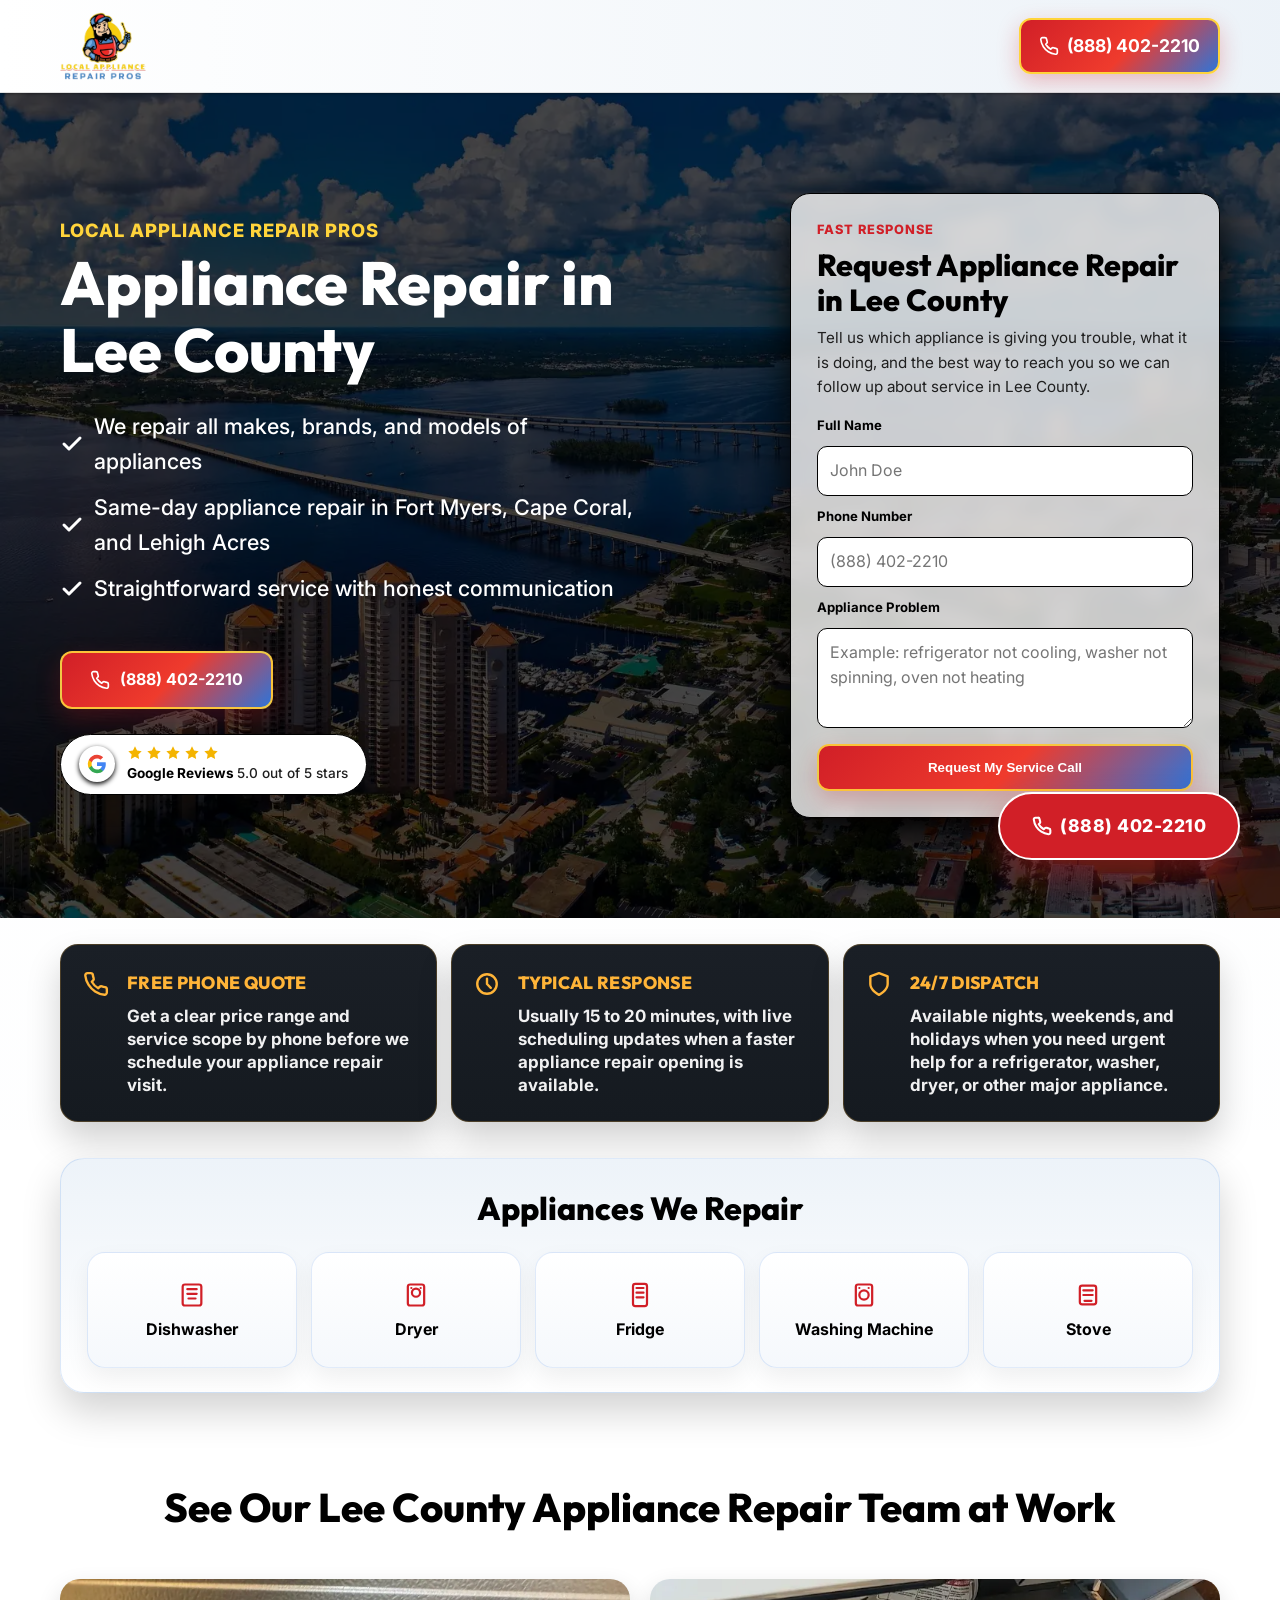
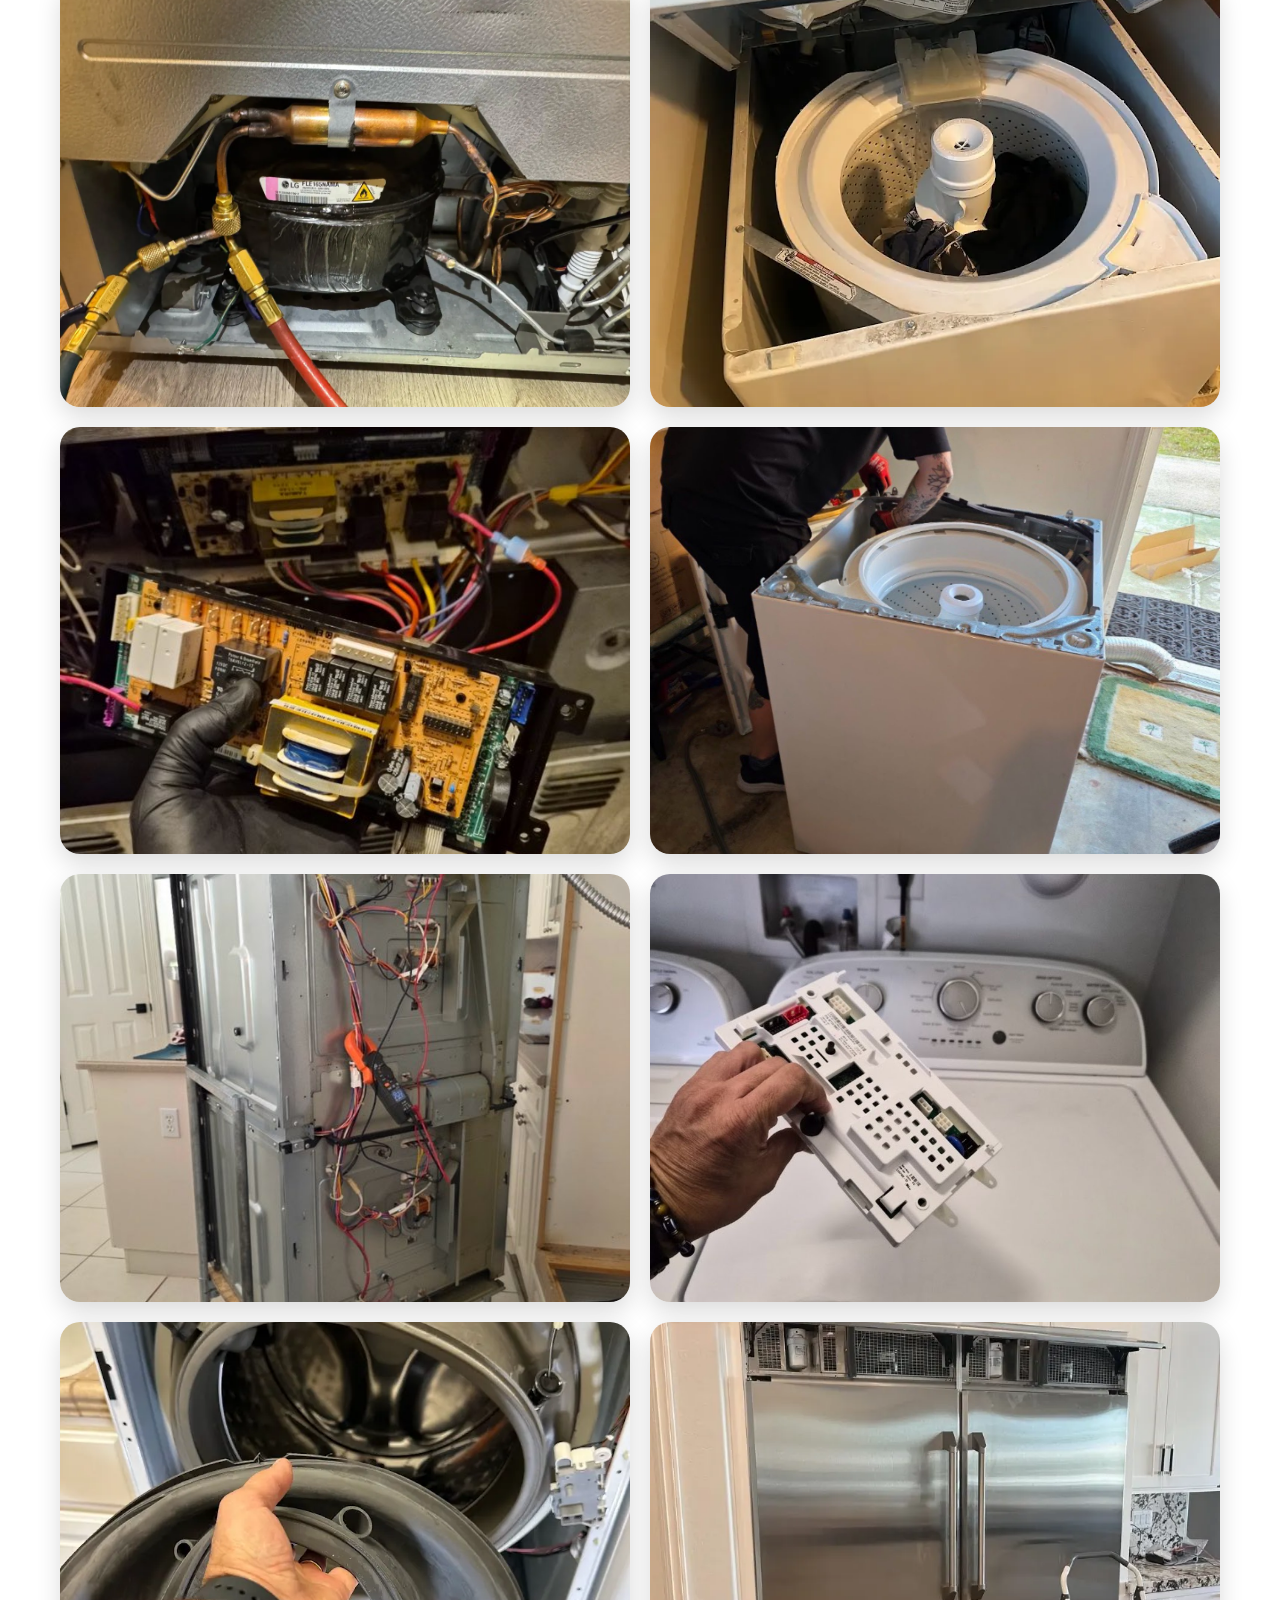
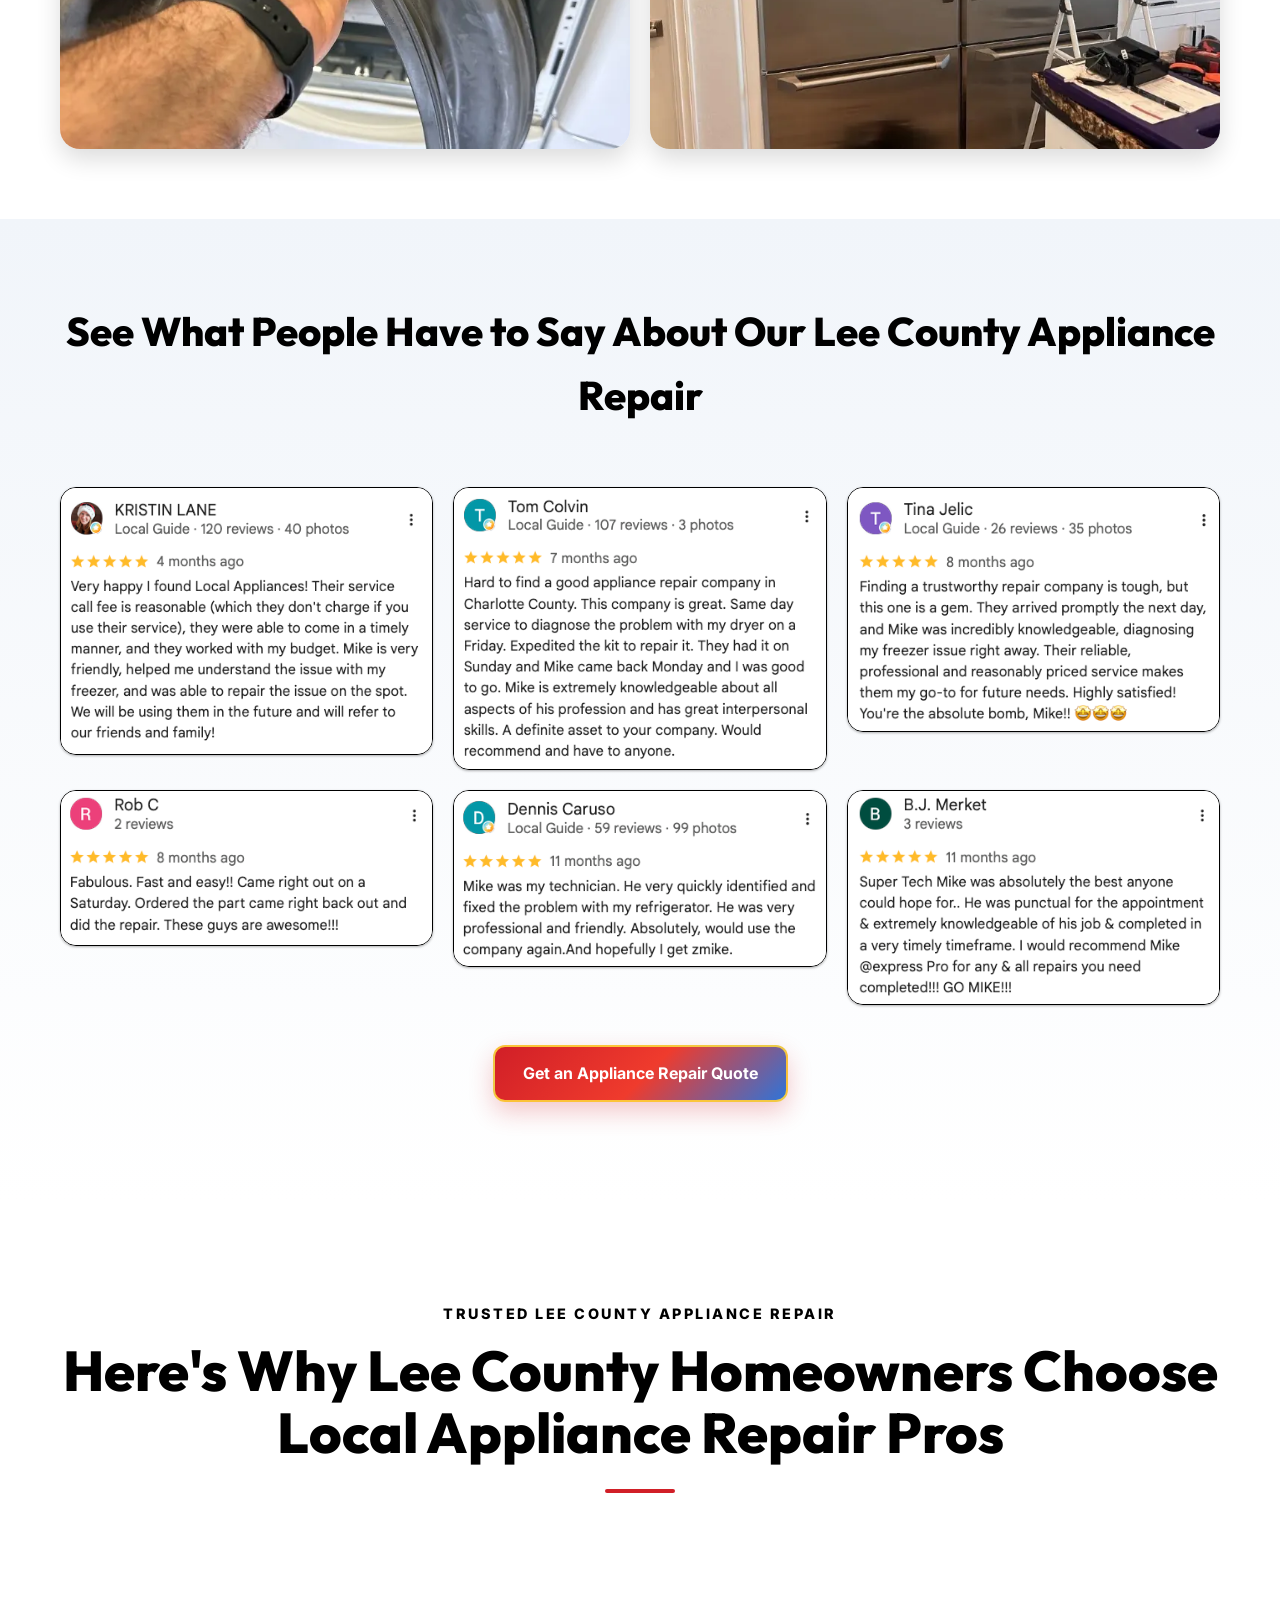
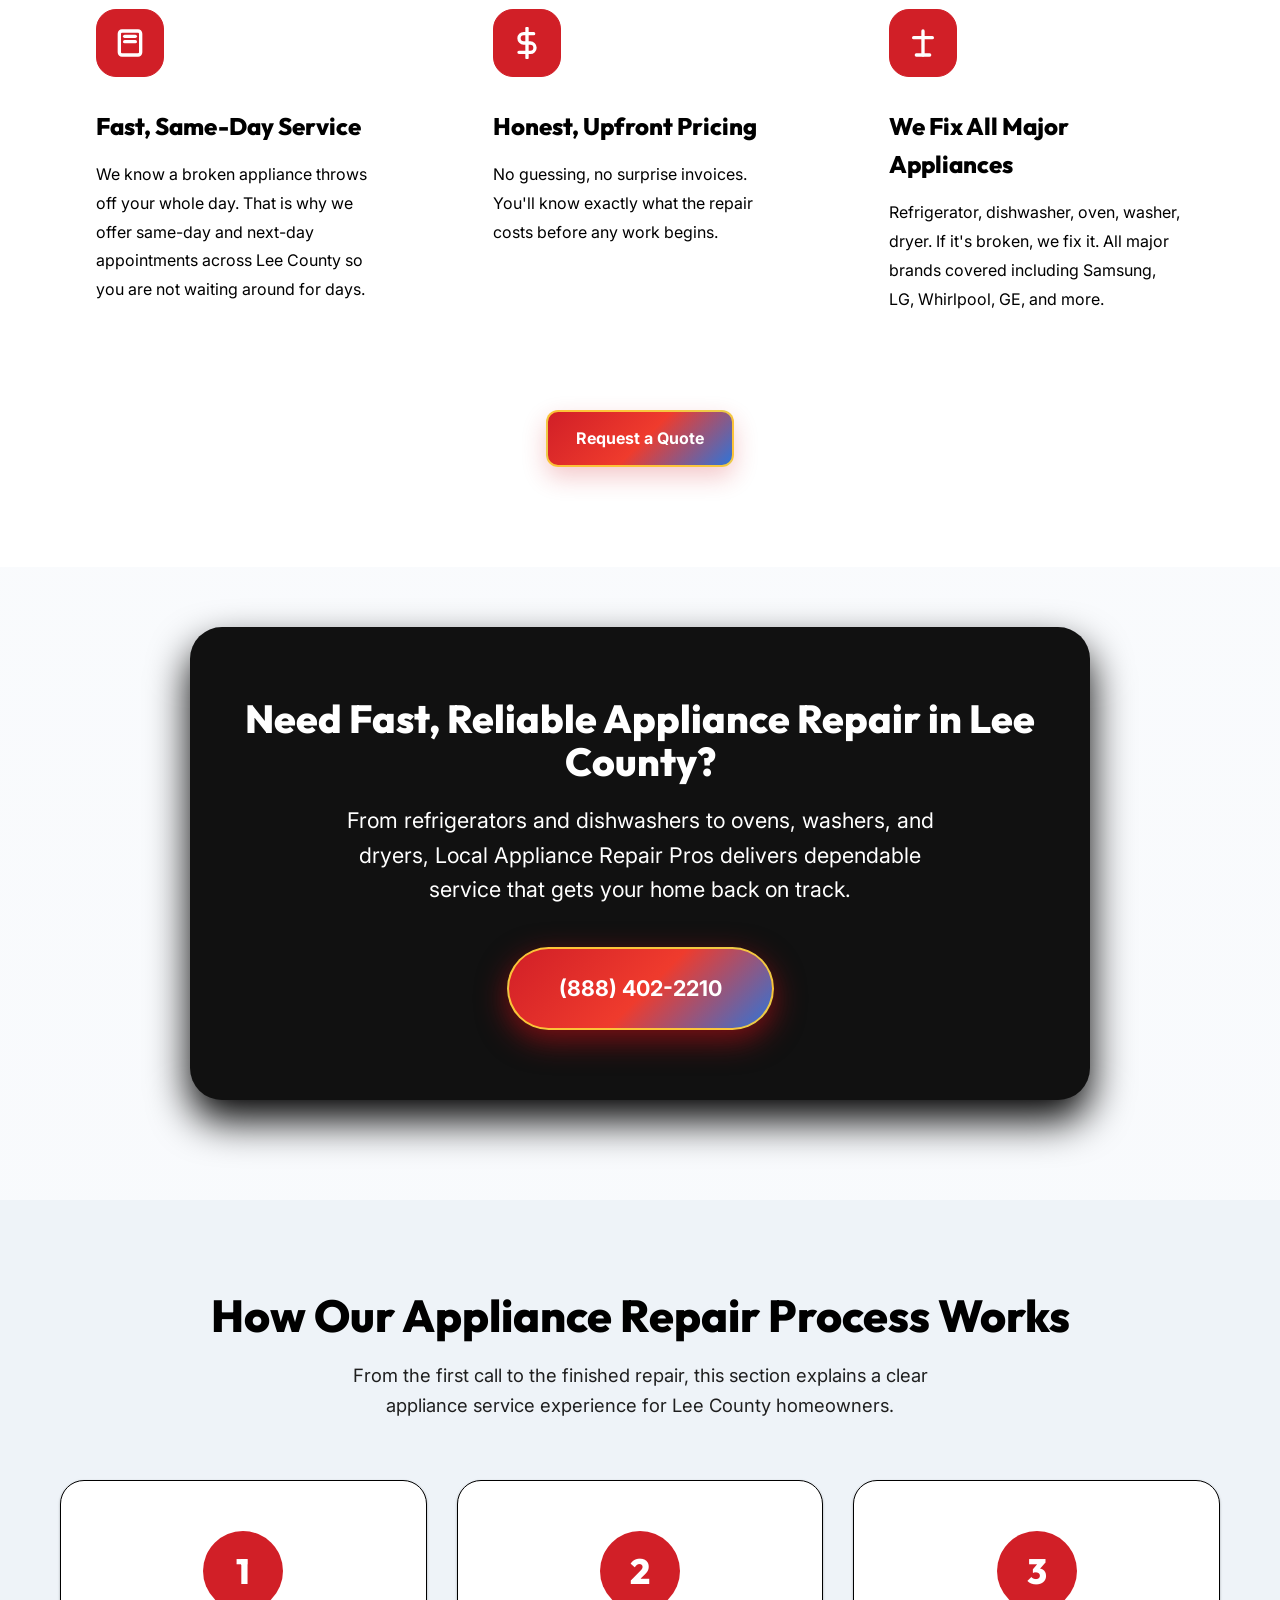
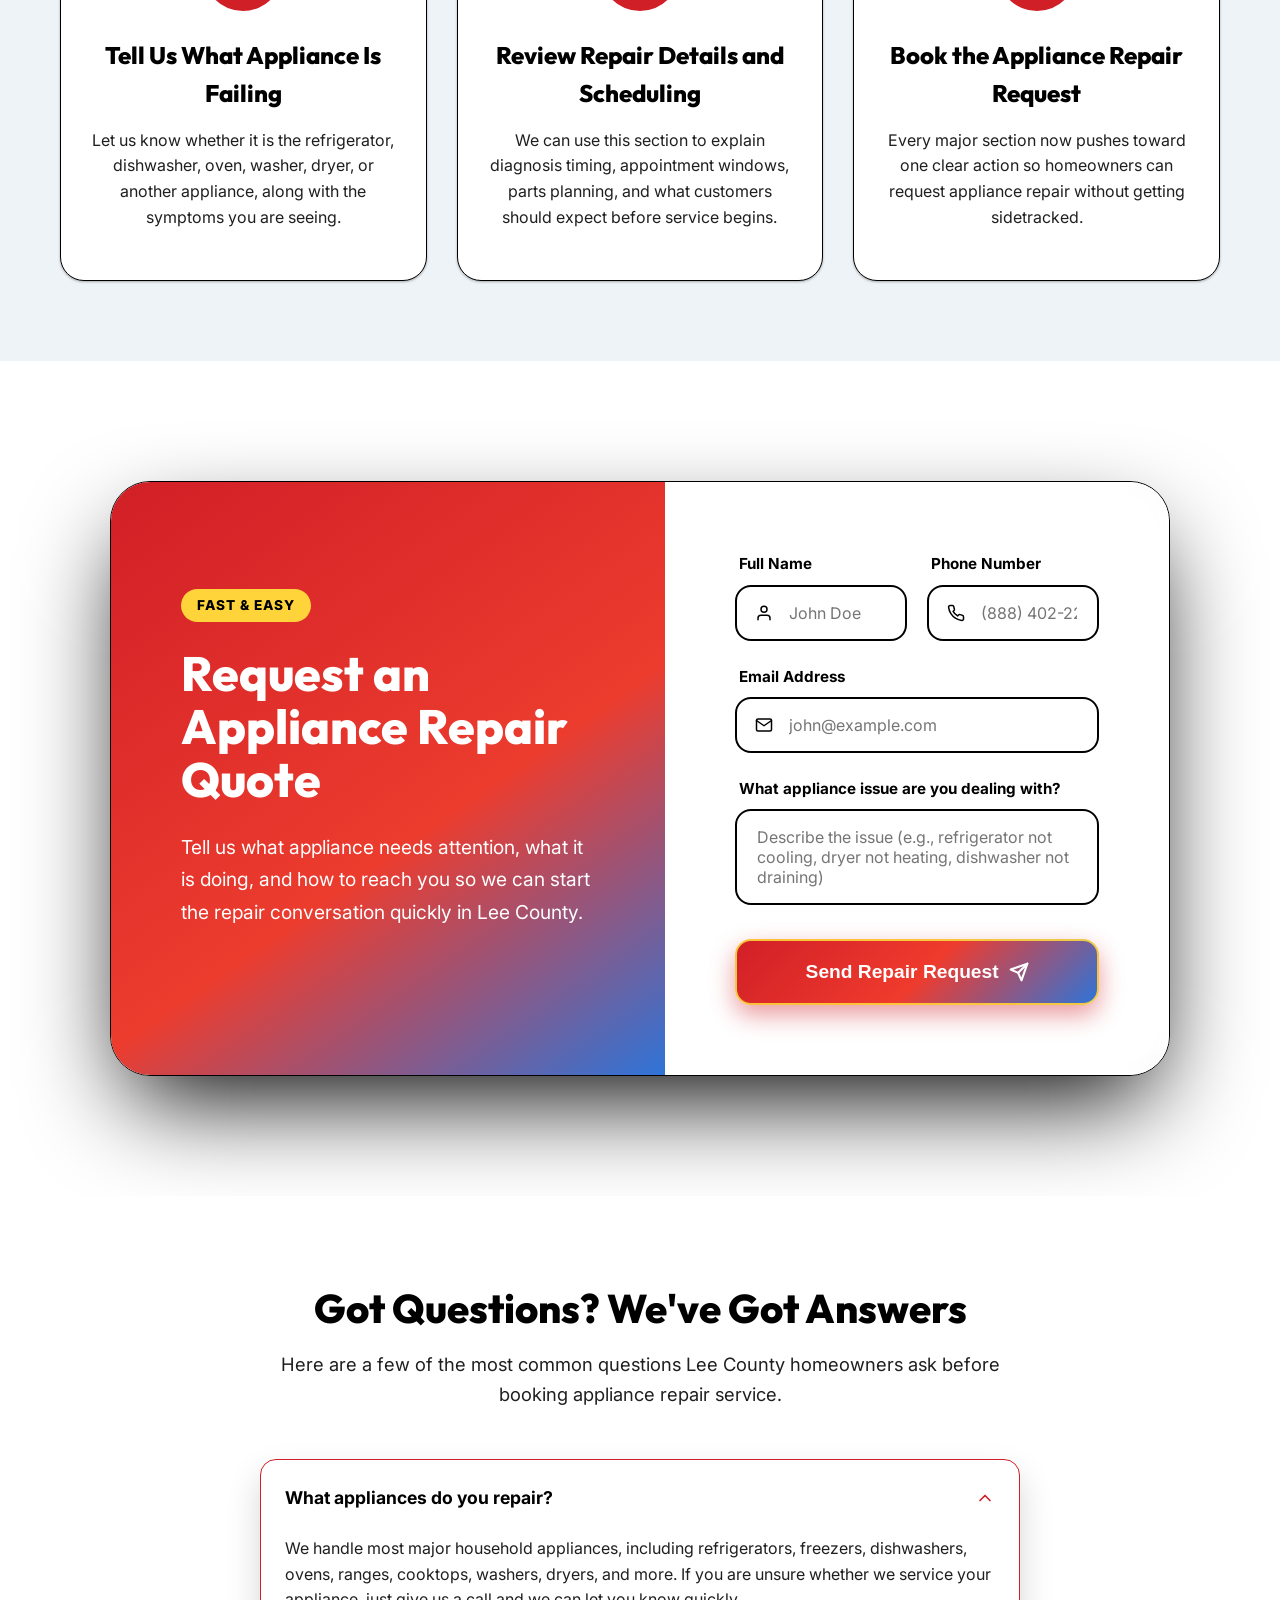
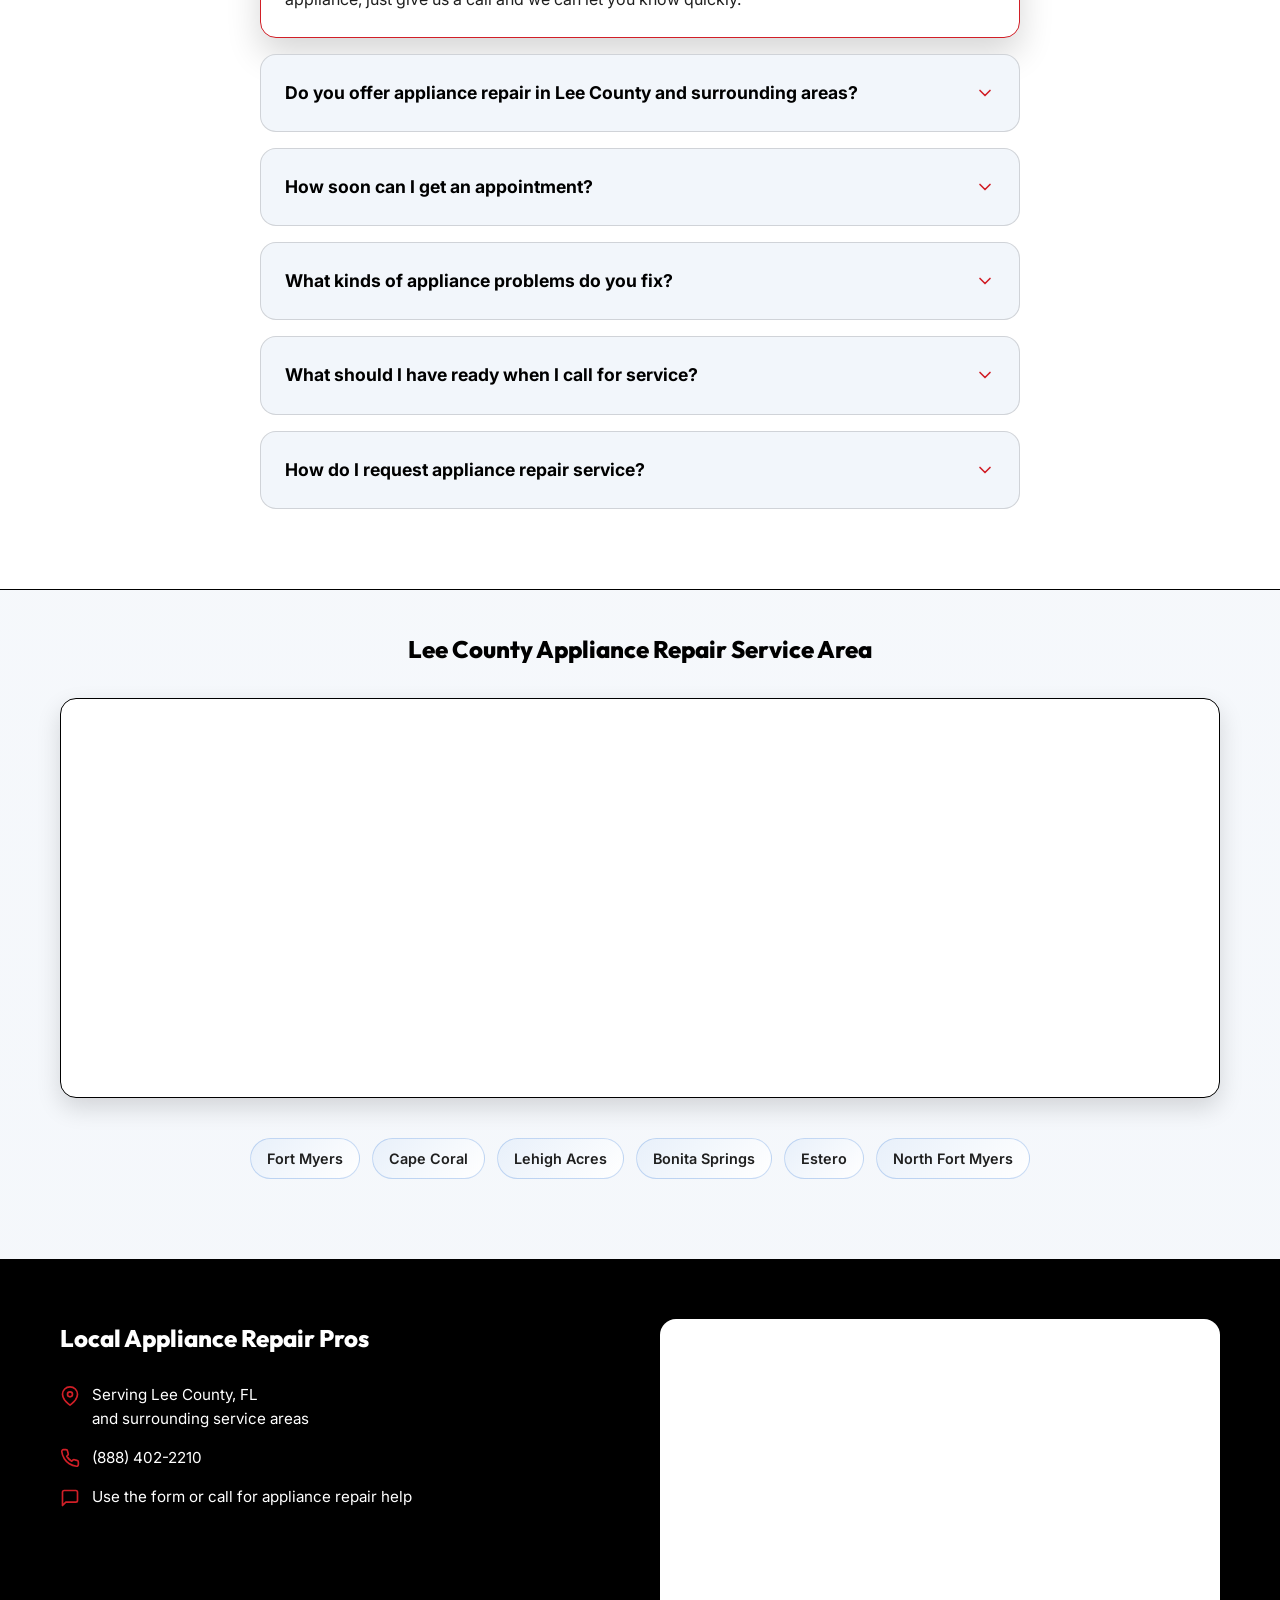
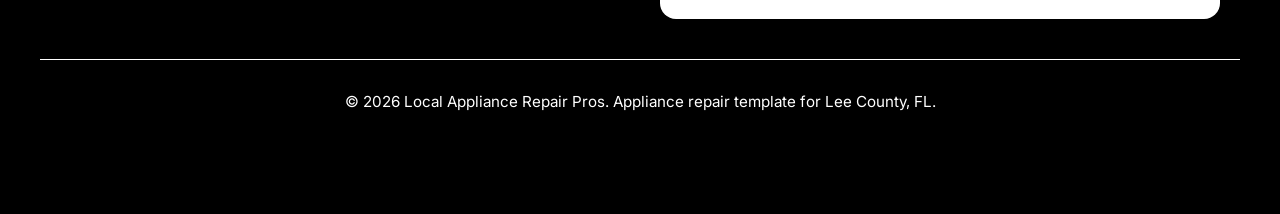
<file: lee-county.html>
<!DOCTYPE html>
<html lang="en">

<head>
    <!-- Google Tag Manager -->
    <script>(function(w,d,s,l,i){w[l]=w[l]||[];w[l].push({'gtm.start':
    new Date().getTime(),event:'gtm.js'});var f=d.getElementsByTagName(s)[0],
    j=d.createElement(s),dl=l!='dataLayer'?'&l='+l:'';j.async=true;j.src=
    'https://www.googletagmanager.com/gtm.js?id='+i+dl;f.parentNode.insertBefore(j,f);
    })(window,document,'script','dataLayer','GTM-M6Q2LPB6');</script>
    <!-- End Google Tag Manager -->
    <script async src="https://www.googletagmanager.com/gtag/js?id=AW-18150747746"></script>
    <script>
      window.dataLayer = window.dataLayer || [];
      function gtag(){dataLayer.push(arguments);}
      gtag("js", new Date());
      gtag("config", "AW-18150747746");
      gtag("config", "AW-18150747746/WUlqCL2T59EcEOLc-c5D", {
        phone_conversion_number: "(888) 402-2210"
      });

      function gtag_report_conversion(url) {
        var callback = function () {
          if (typeof url !== "undefined") {
            window.location = url;
          }
        };
        gtag("event", "conversion", {
          send_to: "AW-18150747746/WUlqCL2T59EcEOLc-c5D",
          event_callback: callback,
          event_timeout: 2000
        });
        return false;
      }
    </script>
    <meta charset="UTF-8">
    <meta name="viewport" content="width=device-width, initial-scale=1.0">
    <title>Local Appliance Repair Pros | Appliance Repair Lee County</title>
    <meta name="description"
        content="Local Appliance Repair Pros provides appliance repair in Lee County for refrigerators, ovens, dishwashers, washers, dryers, and other major household appliances.">
    <link rel="stylesheet" href="style.css">
    <link rel="preconnect" href="https://fonts.googleapis.com">
    <link rel="preconnect" href="https://fonts.gstatic.com" crossorigin>
    <link
        href="https://fonts.googleapis.com/css2?family=Inter:wght@400;500;600;700;800&family=Outfit:wght@400;600;700;800&display=swap"
        rel="stylesheet">
    <script type="application/ld+json">
    {
      "@context": "https://schema.org",
      "@type": "LocalBusiness",
      "name": "Local Appliance Repair Pros",
      "image": "local-appliance-repair-pros-logo.webp",
      "url": "https://example.com",
      "telephone": "(888) 402-2210",
      "priceRange": "$$",
      "address": {
        "@type": "PostalAddress",
        "streetAddress": "Lee County Service Area",
        "addressLocality": "Lee County",
        "addressRegion": "FL",
        "postalCode": "33901",
        "addressCountry": "US"
      },
      "geo": {
        "@type": "GeoCoordinates",
        "latitude": 26.6406,
        "longitude": -81.8723
      },
      "openingHoursSpecification": {
        "@type": "OpeningHoursSpecification",
        "dayOfWeek": [
          "Monday",
          "Tuesday",
          "Wednesday",
          "Thursday",
          "Friday",
          "Saturday"
        ],
        "opens": "08:00",
        "closes": "18:00"
      },
      "sameAs": []
    }
    </script>
</head>

<body>
    <header class="sticky-header">
        <div class="container header-content">
            <div class="logo">
                <img src="local-appliance-repair-pros-logo.webp" alt="Local Appliance Repair Pros logo" class="logo-img">
            </div>
            <div class="header-right">
                <a href="tel:8884022210" onclick="return gtag_report_conversion('tel:8884022210');" class="phone-link header-cta" id="header-call-link">
                    <svg class="phone-icon" viewBox="0 0 24 24" fill="none" stroke="currentColor" stroke-width="2"
                        stroke-linecap="round" stroke-linejoin="round">
                        <path
                            d="M22 16.92v3a2 2 0 0 1-2.18 2 19.79 19.79 0 0 1-8.63-3.07 19.5 19.5 0 0 1-6-6 19.79 19.79 0 0 1-3.07-8.67A2 2 0 0 1 4.11 2h3a2 2 0 0 1 2 1.72 12.84 12.84 0 0 0 .7 2.81 2 2 0 0 1-.45 2.11L8.09 9.91a16 16 0 0 0 6 6l1.27-1.27a2 2 0 0 1 2.11-.45 12.84 12.84 0 0 0 2.81.7A2 2 0 0 1 22 16.92z">
                        </path>
                    </svg>
                    (888) 402-2210
                </a>
            </div>
        </div>
    </header>

    <main id="top">
        <section class="hero-v2">
            <div class="hero-overlay"></div>
            <img src="fort-myers-hero.webp" alt="Aerial view of Lee County waterfront" class="hero-bg-img">
            <div class="container hero-container">
                <div class="hero-content">
                    <p style="color: var(--accent-yellow); font-weight: 800; font-size: 1.15rem; margin-bottom: 5px; text-transform: uppercase; letter-spacing: 1px;">Local Appliance Repair Pros</p>
                    <h1 style="margin-top: 0;">Appliance Repair in <span class="highlight">Lee County</span></h1>
                    <ul class="hero-subtext" style="list-style: none; padding: 0; text-align: left;">
                        <li style="display: flex; align-items: center; gap: 10px; margin-bottom: 12px; text-align: left;">
                            <svg width="24" height="24" viewBox="0 0 24 24" fill="none" stroke="#ffffff" stroke-width="3" stroke-linecap="round" stroke-linejoin="round" style="flex-shrink: 0;"><polyline points="20 6 9 17 4 12"></polyline></svg>
                            We repair all makes, brands, and models of appliances
                        </li>
                        <li style="display: flex; align-items: center; gap: 10px; margin-bottom: 12px; text-align: left;">
                            <svg width="24" height="24" viewBox="0 0 24 24" fill="none" stroke="#ffffff" stroke-width="3" stroke-linecap="round" stroke-linejoin="round" style="flex-shrink: 0;"><polyline points="20 6 9 17 4 12"></polyline></svg>
                            Same-day appliance repair in Fort Myers, Cape Coral, and Lehigh Acres
                        </li>
                        <li style="display: flex; align-items: center; gap: 10px; text-align: left;">
                            <svg width="24" height="24" viewBox="0 0 24 24" fill="none" stroke="#ffffff" stroke-width="3" stroke-linecap="round" stroke-linejoin="round" style="flex-shrink: 0;"><polyline points="20 6 9 17 4 12"></polyline></svg>
                            Straightforward service with honest communication
                        </li>
                    </ul>

                    <div class="hero-actions-container">
                        <a href="tel:8884022210" onclick="return gtag_report_conversion('tel:8884022210');" class="btn btn-primary btn-cta-main" id="hero-call-btn">
                            <svg class="phone-icon ring-animation" viewBox="0 0 24 24" fill="none" stroke="currentColor"
                                stroke-width="2" stroke-linecap="round" stroke-linejoin="round">
                                <path
                                    d="M22 16.92v3a2 2 0 0 1-2.18 2 19.79 19.79 0 0 1-8.63-3.07 19.5 19.5 0 0 1-6-6 19.79 19.79 0 0 1-3.07-8.67A2 2 0 0 1 4.11 2h3a2 2 0 0 1 2 1.72 12.84 12.84 0 0 0 .7 2.81 2 2 0 0 1-.45 2.11L8.09 9.91a16 16 0 0 0 6 6l1.27-1.27a2 2 0 0 1 2.11-.45 12.84 12.84 0 0 0 2.81.7A2 2 0 0 1 22 16.92z">
                                </path>
                            </svg>
                            (888) 402-2210
                        </a>
                        <p class="hero-mobile-callout mobile-only">
                            <span class="hero-mobile-callout-line hero-mobile-callout-primary">1-YEAR WARRANTY on parts and labor</span>
                            <span class="hero-mobile-callout-line hero-mobile-callout-secondary">$35 OFF for veterans, seniors, first time customers</span>
                        </p>
                    </div>

                    <div style="margin-top: 8px;">
                        <div style="display: inline-flex; align-items: center; gap: 12px; background: #ffffff; padding: 10px 18px; border-radius: 50px; box-shadow: var(--shadow-md); border: 1px solid #000000;">
                            <div style="width: 36px; height: 36px; background: #fff; border-radius: 50%; box-shadow: 0 2px 5px #000000; display: flex; align-items: center; justify-content: center; flex-shrink: 0;">
                                <svg width="20" height="20" viewBox="0 0 24 24">
                                  <path fill="#4285F4" d="M22.56 12.25c0-.78-.07-1.53-.2-2.25H12v4.26h5.92c-.26 1.37-1.04 2.53-2.21 3.31v2.77h3.57c2.08-1.92 3.28-4.74 3.28-8.09z"/>
                                  <path fill="#34A853" d="M12 23c2.97 0 5.46-.98 7.28-2.66l-3.57-2.77c-.98.66-2.23 1.06-3.71 1.06-2.86 0-5.29-1.93-6.16-4.53H2.18v2.84C3.99 20.53 7.7 23 12 23z"/>
                                  <path fill="#FBBC05" d="M5.84 14.09c-.22-.66-.35-1.36-.35-2.09s.13-1.43.35-2.09V7.07H2.18C1.43 8.55 1 10.22 1 12s.43 3.45 1.18 4.93l3.66-2.84z"/>
                                  <path fill="#EA4335" d="M12 5.38c1.62 0 3.06.56 4.21 1.64l3.15-3.15C17.45 2.09 14.97 1 12 1 7.7 1 3.99 3.47 2.18 7.07l3.66 2.84c.87-2.6 3.3-4.53 6.16-4.53z"/>
                                </svg>
                            </div>
                            <div style="display: flex; flex-direction: column; align-items: flex-start; text-align: left;">
                                <div style="display: flex; gap: 3px; color: #f4b400;">
                                    <svg width="16" height="16" viewBox="0 0 24 24" fill="currentColor"><path d="M12 2L15.09 8.26L22 9.27L17 14.14L18.18 21.02L12 17.77L5.82 21.02L7 14.14L2 9.27L8.91 8.26L12 2Z"/></svg>
                                    <svg width="16" height="16" viewBox="0 0 24 24" fill="currentColor"><path d="M12 2L15.09 8.26L22 9.27L17 14.14L18.18 21.02L12 17.77L5.82 21.02L7 14.14L2 9.27L8.91 8.26L12 2Z"/></svg>
                                    <svg width="16" height="16" viewBox="0 0 24 24" fill="currentColor"><path d="M12 2L15.09 8.26L22 9.27L17 14.14L18.18 21.02L12 17.77L5.82 21.02L7 14.14L2 9.27L8.91 8.26L12 2Z"/></svg>
                                    <svg width="16" height="16" viewBox="0 0 24 24" fill="currentColor"><path d="M12 2L15.09 8.26L22 9.27L17 14.14L18.18 21.02L12 17.77L5.82 21.02L7 14.14L2 9.27L8.91 8.26L12 2Z"/></svg>
                                    <svg width="16" height="16" viewBox="0 0 24 24" fill="currentColor"><path d="M12 2L15.09 8.26L22 9.27L17 14.14L18.18 21.02L12 17.77L5.82 21.02L7 14.14L2 9.27L8.91 8.26L12 2Z"/></svg>
                                </div>
                                <span style="font-size: 0.85rem; font-weight: 700; color: var(--text-main); margin-top: 2px;">Google Reviews <span style="font-weight: 500; color: var(--text-light);">5.0 out of 5 stars</span></span>
                            </div>
                        </div>

                        <div class="desktop-hero-photo desktop-only">
                            <img src="placeholder.svg" alt="Local Appliance Repair Pros technician placeholder" class="desktop-hero-photo-img">
                        </div>

                        <div class="mobile-truck-anim-hero mobile-only truck-trigger">
                            <img src="placeholder.svg" alt="Local Appliance Repair Pros service placeholder" class="truck-img-hero">
                        </div>
                    </div>
                </div>
                <aside class="hero-form-panel desktop-only" aria-label="Request appliance repair">
                    <div class="hero-form-card">
                        <p class="hero-form-kicker">Fast Response</p>
                        <h3>Request Appliance Repair in Lee County</h3>
                        <p class="hero-form-copy">Tell us which appliance is giving you trouble, what it is doing, and the best way to reach you so we can follow up about service in Lee County.</p>
                        <form data-netlify="true" name="hero-appliance-repair-quote" class="hero-quick-form">
                            <input type="hidden" name="form-name" value="hero-appliance-repair-quote">
                            <label for="hero-name">Full Name</label>
                            <input type="text" id="hero-name" name="name" required placeholder="John Doe">

                            <label for="hero-phone">Phone Number</label>
                            <input type="tel" id="hero-phone" name="phone" required placeholder="(888) 402-2210">

                            <label for="hero-needs">Appliance Problem</label>
                            <textarea id="hero-needs" name="needs" rows="3" required placeholder="Example: refrigerator not cooling, washer not spinning, oven not heating"></textarea>

                            <button type="submit" class="btn btn-primary hero-form-submit">Request My Service Call</button>
                        </form>
                    </div>
                </aside>
                </div>
            </div>
        </section>

        <section class="service-highlights">
            <div class="container">
                <div class="service-highlights-grid">
                    <article class="service-highlight-card">
                        <div class="service-highlight-icon" aria-hidden="true">
                            <svg width="26" height="26" viewBox="0 0 24 24" fill="none" stroke="currentColor" stroke-width="2.2" stroke-linecap="round" stroke-linejoin="round">
                                <path d="M22 16.92v3a2 2 0 0 1-2.18 2 19.79 19.79 0 0 1-8.63-3.07 19.5 19.5 0 0 1-6-6 19.79 19.79 0 0 1-3.07-8.67A2 2 0 0 1 4.11 2h3a2 2 0 0 1 2 1.72 12.84 12.84 0 0 0 .7 2.81 2 2 0 0 1-.45 2.11L8.09 9.91a16 16 0 0 0 6 6l1.27-1.27a2 2 0 0 1 2.11-.45 12.84 12.84 0 0 0 2.81.7A2 2 0 0 1 22 16.92z"></path>
                            </svg>
                        </div>
                        <div class="service-highlight-copy">
                            <h3>Free Phone Quote</h3>
                            <p>Get a clear price range and service scope by phone before we schedule your appliance repair visit.</p>
                        </div>
                    </article>

                    <article class="service-highlight-card">
                        <div class="service-highlight-icon" aria-hidden="true">
                            <svg width="26" height="26" viewBox="0 0 24 24" fill="none" stroke="currentColor" stroke-width="2.2" stroke-linecap="round" stroke-linejoin="round">
                                <circle cx="12" cy="12" r="9"></circle>
                                <polyline points="12 7 12 12 15.5 15.5"></polyline>
                            </svg>
                        </div>
                        <div class="service-highlight-copy">
                            <h3>Typical Response</h3>
                            <p>Usually 15 to 20 minutes, with live scheduling updates when a faster appliance repair opening is available.</p>
                        </div>
                    </article>

                    <article class="service-highlight-card">
                        <div class="service-highlight-icon" aria-hidden="true">
                            <svg width="26" height="26" viewBox="0 0 24 24" fill="none" stroke="currentColor" stroke-width="2.2" stroke-linecap="round" stroke-linejoin="round">
                                <path d="M12 22s8-4 8-10V5l-8-3-8 3v7c0 6 8 10 8 10z"></path>
                            </svg>
                        </div>
                        <div class="service-highlight-copy">
                            <h3>24/7 Dispatch</h3>
                            <p>Available nights, weekends, and holidays when you need urgent help for a refrigerator, washer, dryer, or other major appliance.</p>
                        </div>
                    </article>
                </div>
            </div>
        </section>

        <section class="appliance-strip">
            <div class="container">
                <div class="appliance-strip-inner">
                    <h3>Appliances We Repair</h3>
                    <div class="appliance-strip-grid">
                        <div class="appliance-pill">
                            <svg width="28" height="28" viewBox="0 0 24 24" fill="none" stroke="currentColor" stroke-width="1.9" stroke-linecap="round" stroke-linejoin="round">
                                <rect x="4" y="3" width="16" height="18" rx="2"></rect>
                                <path d="M8 7h8"></path>
                                <path d="M8 11h8"></path>
                                <path d="M9 15h6"></path>
                            </svg>
                            <span>Dishwasher</span>
                        </div>
                        <div class="appliance-pill">
                            <svg width="28" height="28" viewBox="0 0 24 24" fill="none" stroke="currentColor" stroke-width="1.9" stroke-linecap="round" stroke-linejoin="round">
                                <rect x="5" y="3" width="14" height="18" rx="2"></rect>
                                <circle cx="12" cy="10" r="3.5"></circle>
                                <path d="M8 6h.01"></path>
                                <path d="M16 6h.01"></path>
                            </svg>
                            <span>Dryer</span>
                        </div>
                        <div class="appliance-pill">
                            <svg width="28" height="28" viewBox="0 0 24 24" fill="none" stroke="currentColor" stroke-width="1.9" stroke-linecap="round" stroke-linejoin="round">
                                <rect x="6" y="2.5" width="12" height="19" rx="2"></rect>
                                <path d="M9 6h6"></path>
                                <path d="M9 10h6"></path>
                                <path d="M9 14h6"></path>
                            </svg>
                            <span>Fridge</span>
                        </div>
                        <div class="appliance-pill">
                            <svg width="28" height="28" viewBox="0 0 24 24" fill="none" stroke="currentColor" stroke-width="1.9" stroke-linecap="round" stroke-linejoin="round">
                                <rect x="5" y="3" width="14" height="18" rx="2"></rect>
                                <circle cx="12" cy="12" r="4"></circle>
                                <path d="M8 6h.01"></path>
                                <path d="M16 6h.01"></path>
                            </svg>
                            <span>Washing Machine</span>
                        </div>
                        <div class="appliance-pill">
                            <svg width="28" height="28" viewBox="0 0 24 24" fill="none" stroke="currentColor" stroke-width="1.9" stroke-linecap="round" stroke-linejoin="round">
                                <rect x="5" y="4" width="14" height="16" rx="2"></rect>
                                <path d="M8 8h8"></path>
                                <path d="M8 12h8"></path>
                                <path d="M9 17h6"></path>
                            </svg>
                            <span>Stove</span>
                        </div>
                    </div>
                </div>
            </div>
        </section>

        <section class="team-gallery" style="background: var(--white); padding: 70px 0;">
            <div class="container">
                <div class="section-header" style="margin-bottom: 40px;">
                    <h2>See Our Lee County Appliance Repair Team at Work</h2>
                </div>
                <div class="team-grid">
                    <div class="team-item"><img src="team-photo-1.webp" alt="Wall oven repair setup in a Lee County home" style="position: absolute; top: 0; left: 0; width: 100%; height: 100%; object-fit: cover;"></div>
                    <div class="team-item"><img src="team-photo-2.webp" alt="Appliance control replacement during stove repair" style="position: absolute; top: 0; left: 0; width: 100%; height: 100%; object-fit: cover;"></div>
                    <div class="team-item"><img src="team-photo-3.jpeg" alt="Technician holding a replacement appliance control board" style="position: absolute; top: 0; left: 0; width: 100%; height: 100%; object-fit: cover;"></div>
                    <div class="team-item"><img src="team-photo-4.jpeg" alt="Technician working on a washing machine repair" style="position: absolute; top: 0; left: 0; width: 100%; height: 100%; object-fit: cover;"></div>
                    <div class="team-item"><img src="team-photo-5.jpeg" alt="Refrigerator repair diagnostics in progress" style="position: absolute; top: 0; left: 0; width: 100%; height: 100%; object-fit: cover;"></div>
                    <div class="team-item"><img src="team-photo-6.jpeg" alt="Replacement washer control panel ready for installation" style="position: absolute; top: 0; left: 0; width: 100%; height: 100%; object-fit: cover;"></div>
                    <div class="team-item"><img src="team-photo-7.webp" alt="Technician servicing an appliance with tools on site" style="position: absolute; top: 0; left: 0; width: 100%; height: 100%; object-fit: cover;"></div>
                    <div class="team-item"><img src="team-photo-8.webp" alt="Inside view of a refrigerator during component replacement" style="position: absolute; top: 0; left: 0; width: 100%; height: 100%; object-fit: cover;"></div>
                </div>
            </div>
        </section>

        <section id="reviews" class="reviews">
            <div class="container">
                <div class="section-header" style="display: flex; flex-direction: column; align-items: center;">
                    <h2>See What People Have to Say About Our Lee County Appliance Repair</h2>
                </div>

                <div class="reviews-grid-v2">
                    <img src="review-kristin-lane.png" alt="Local Appliance Repair Pros review from Kristin Lane" class="review-img-v2">
                    <img src="review-tom-colvin.png" alt="Local Appliance Repair Pros review from Tom Colvin" class="review-img-v2">
                    <img src="review-tina-jelic.png" alt="Local Appliance Repair Pros review from Tina Jelic" class="review-img-v2">
                    <img src="review-rob-c.png" alt="Local Appliance Repair Pros review from Rob C" class="review-img-v2">
                    <img src="review-dennis-caruso.png" alt="Local Appliance Repair Pros review from Dennis Caruso" class="review-img-v2">
                    <img src="review-bj-merket.png" alt="Local Appliance Repair Pros review from B.J. Merket" class="review-img-v2">
                </div>

                <div style="display: flex; flex-wrap: wrap; justify-content: center; gap: 14px; margin-top: 40px; margin-bottom: 20px;">
                    <a href="#top" class="btn btn-primary" id="reviews-call-btn">Get an Appliance Repair Quote</a>
                </div>
            </div>
        </section>

        <section class="why-pick-v3">
            <div class="blob-1"></div>
            <div class="blob-2"></div>

            <div class="container" style="position: relative; z-index: 2;">
                <div class="section-header-v3">
                    <p class="subtitle-v3">Trusted Lee County Appliance Repair</p>
                    <h2 class="title-v3">Here's Why Lee County Homeowners Choose Local Appliance Repair Pros</h2>
                    <div class="divider-v3"></div>
                </div>

                <div class="feature-grid-v3">
                    <div class="feature-card-v3 reveal">
                        <div class="icon-box-v3">
                            <svg width="32" height="32" viewBox="0 0 24 24" fill="none" stroke="#ffffff" stroke-width="2.5" stroke-linecap="round" stroke-linejoin="round">
                                <rect x="4" y="3" width="16" height="18" rx="2"/><line x1="8" y1="7" x2="16" y2="7"/><line x1="8" y1="11" x2="16" y2="11"/>
                            </svg>
                        </div>
                        <h3 class="card-title-v3">Fast, Same-Day Service</h3>
                        <p class="card-text-v3">We know a broken appliance throws off your whole day. That is why we offer same-day and next-day appointments across Lee County so you are not waiting around for days.</p>
                    </div>

                    <div class="feature-card-v3 reveal" style="transition-delay: 0.1s;">
                        <div class="icon-box-v3">
                            <svg width="32" height="32" viewBox="0 0 24 24" fill="none" stroke="#ffffff" stroke-width="2.5" stroke-linecap="round" stroke-linejoin="round">
                                <line x1="12" y1="1" x2="12" y2="23"/><path d="M17 5H9.5a3.5 3.5 0 0 0 0 7h5a3.5 3.5 0 0 1 0 7H6"/>
                            </svg>
                        </div>
                        <h3 class="card-title-v3">Honest, Upfront Pricing</h3>
                        <p class="card-text-v3">No guessing, no surprise invoices. You'll know exactly what the repair costs before any work begins.</p>
                    </div>

                    <div class="feature-card-v3 reveal" style="transition-delay: 0.2s;">
                        <div class="icon-box-v3">
                            <svg width="32" height="32" viewBox="0 0 24 24" fill="none" stroke="#ffffff" stroke-width="2.5" stroke-linecap="round" stroke-linejoin="round">
                                <path d="M12 3v18"/><path d="M5 8h14"/><path d="M7 21h10"/>
                            </svg>
                        </div>
                        <h3 class="card-title-v3">We Fix All Major Appliances</h3>
                        <p class="card-text-v3">Refrigerator, dishwasher, oven, washer, dryer. If it's broken, we fix it. All major brands covered including Samsung, LG, Whirlpool, GE, and more.</p>
                    </div>
                </div>

                <div style="display: flex; flex-wrap: wrap; justify-content: center; gap: 14px; margin-top: 50px;">
                    <a href="#top" class="btn btn-primary" id="why-pick-call-btn">Request a Quote</a>
                </div>
            </div>
        </section>

        <section class="final-cta" style="padding: 60px 20px 100px;">
            <div class="container" style="background: #111111; border-radius: 32px; padding: 70px 30px; text-align: center; box-shadow: 0 20px 40px #000000; position: relative; overflow: hidden; max-width: 900px; margin: 0 auto;">
                <h2 style="color: var(--white); position: relative; z-index: 2; line-height: 1.1;">Need Fast, Reliable Appliance Repair in Lee County?</h2>
                <p style="color: #ffffff; position: relative; z-index: 2; max-width: 600px; margin: 0 auto 40px auto; font-size: 1.35rem;">From refrigerators and dishwashers to ovens, washers, and dryers, Local Appliance Repair Pros delivers dependable service that gets your home back on track.</p>
                <div style="position: relative; z-index: 2; display: flex; flex-wrap: wrap; align-items: center; justify-content: center; gap: 16px;">
                    <a href="tel:8884022210" onclick="return gtag_report_conversion('tel:8884022210');" class="btn btn-primary btn-large" id="final-call-btn" style="padding: 22px 50px; border-radius: 50px; display: inline-flex; align-items: center; gap: 16px; box-shadow: 0 10px 30px #7f0f14; font-size: 1.35rem;">
                        (888) 402-2210
                    </a>
                </div>
            </div>
        </section>

        <section class="process" style="padding: 80px 0; background: var(--bg-light);">
            <div class="container">
                <div class="section-header" style="text-align: center; margin-bottom: 60px;">
                    <h2 style="font-size: 2.8rem; color: var(--primary);">How Our Appliance Repair Process Works</h2>
                    <p style="color: var(--text-light); font-size: 1.15rem; max-width: 600px; margin: 10px auto 0;">From the first call to the finished repair, this section explains a clear appliance service experience for Lee County homeowners.</p>
                </div>

                <div style="display: grid; grid-template-columns: repeat(auto-fit, minmax(300px, 1fr)); gap: 30px; position: relative;">
                    <div style="background: var(--white); padding: 50px 30px; border-radius: 24px; text-align: center; box-shadow: var(--shadow-sm); border: 1px solid #000000; transition: transform 0.3s ease;">
                        <div style="width: 80px; height: 80px; background: #d11f27; color: #ffffff; border-radius: 50%; display: flex; align-items: center; justify-content: center; font-size: 2.2rem; margin: 0 auto 25px; font-weight: 800; font-family: 'Outfit', sans-serif;">1</div>
                        <h3 style="font-size: 1.5rem; margin-bottom: 15px; color: var(--primary);">Tell Us What Appliance Is Failing</h3>
                        <p style="color: var(--text-light); line-height: 1.6;">Let us know whether it is the refrigerator, dishwasher, oven, washer, dryer, or another appliance, along with the symptoms you are seeing.</p>
                    </div>

                    <div style="background: var(--white); padding: 50px 30px; border-radius: 24px; text-align: center; box-shadow: var(--shadow-sm); border: 1px solid #000000; transition: transform 0.3s ease;">
                        <div style="width: 80px; height: 80px; background: #d11f27; color: #ffffff; border-radius: 50%; display: flex; align-items: center; justify-content: center; font-size: 2.2rem; margin: 0 auto 25px; font-weight: 800; font-family: 'Outfit', sans-serif;">2</div>
                        <h3 style="font-size: 1.5rem; margin-bottom: 15px; color: var(--primary);">Review Repair Details and Scheduling</h3>
                        <p style="color: var(--text-light); line-height: 1.6;">We can use this section to explain diagnosis timing, appointment windows, parts planning, and what customers should expect before service begins.</p>
                    </div>

                    <div style="background: var(--white); padding: 50px 30px; border-radius: 24px; text-align: center; box-shadow: var(--shadow-sm); border: 1px solid #000000; transition: transform 0.3s ease;">
                        <div style="width: 80px; height: 80px; background: #d11f27; color: #ffffff; border-radius: 50%; display: flex; align-items: center; justify-content: center; font-size: 2.2rem; margin: 0 auto 25px; font-weight: 800; font-family: 'Outfit', sans-serif;">3</div>
                        <h3 style="font-size: 1.5rem; margin-bottom: 15px; color: var(--primary);">Book the Appliance Repair Request</h3>
                        <p style="color: var(--text-light); line-height: 1.6;">Every major section now pushes toward one clear action so homeowners can request appliance repair without getting sidetracked.</p>
                    </div>
                </div>
            </div>
        </section>

        <section id="quote-form" class="quote-form-section-v2">
            <div class="container container-medium">
                <div class="form-wrapper-v2">
                    <div class="form-grid-v2">
                        <div class="form-content-v2">
                            <span class="form-tag">Fast & Easy</span>
                            <h2 class="form-title">Request an <span class="highlight">Appliance Repair Quote</span></h2>
                            <p class="form-description">Tell us what appliance needs attention, what it is doing, and how to reach you so we can start the repair conversation quickly in Lee County.</p>

                        </div>

                        <div class="form-container-v2">
                            <form id="lead-form" data-netlify="true" name="appliance-repair-quote" class="premium-form">
                                <input type="hidden" name="form-name" value="appliance-repair-quote">
                                <div class="input-row">
                                    <div class="input-field">
                                        <label for="name">Full Name</label>
                                        <div class="input-wrapper">
                                            <svg class="input-icon" width="18" height="18" viewBox="0 0 24 24" fill="none" stroke="currentColor" stroke-width="2" stroke-linecap="round" stroke-linejoin="round"><path d="M20 21v-2a4 4 0 0 0-4-4H8a4 4 0 0 0-4 4v2"></path><circle cx="12" cy="7" r="4"></circle></svg>
                                            <input type="text" id="name" name="name" required placeholder="John Doe">
                                        </div>
                                    </div>
                                    <div class="input-field">
                                        <label for="phone">Phone Number</label>
                                        <div class="input-wrapper">
                                            <svg class="input-icon" width="18" height="18" viewBox="0 0 24 24" fill="none" stroke="currentColor" stroke-width="2" stroke-linecap="round" stroke-linejoin="round"><path d="M22 16.92v3a2 2 0 0 1-2.18 2 19.79 19.79 0 0 1-8.63-3.07 19.5 19.5 0 0 1-6-6 19.79 19.79 0 0 1-3.07-8.67A2 2 0 0 1 4.11 2h3a2 2 0 0 1 2 1.72 12.84 12.84 0 0 0 .7 2.81 2 2 0 0 1-.45 2.11L8.09 9.91a16 16 0 0 0 6 6l1.27-1.27a2 2 0 0 1 2.11-.45 12.84 12.84 0 0 0 2.81.7A2 2 0 0 1 22 16.92z"></path></svg>
                                            <input type="tel" id="phone" name="phone" required placeholder="(888) 402-2210">
                                        </div>
                                    </div>
                                </div>
                                <div class="input-field">
                                    <label for="email">Email Address</label>
                                    <div class="input-wrapper">
                                        <svg class="input-icon" width="18" height="18" viewBox="0 0 24 24" fill="none" stroke="currentColor" stroke-width="2" stroke-linecap="round" stroke-linejoin="round"><path d="M4 4h16c1.1 0 2 .9 2 2v12c0 1.1-.9 2-2 2H4c-1.1 0-2-.9-2-2V6c0-1.1.9-2 2-2z"></path><polyline points="22,6 12,13 2,6"></polyline></svg>
                                        <input type="email" id="email" name="email" required placeholder="john@example.com">
                                    </div>
                                </div>
                                <div class="input-field">
                                    <label for="needs">What appliance issue are you dealing with?</label>
                                    <div class="input-wrapper">
                                        <textarea id="needs" name="needs" rows="3" required placeholder="Describe the issue (e.g., refrigerator not cooling, dryer not heating, dishwasher not draining)"></textarea>
                                    </div>
                                </div>
                                <button type="submit" class="btn btn-primary submit-btn-v2">
                                    <span>Send Repair Request</span>
                                    <svg width="20" height="20" viewBox="0 0 24 24" fill="none" stroke="currentColor" stroke-width="2.5" stroke-linecap="round" stroke-linejoin="round"><line x1="22" y1="2" x2="11" y2="13"></line><polygon points="22 2 15 22 11 13 2 9 22 2"></polygon></svg>
                                </button>
                            </form>
                        </div>
                    </div>
                </div>
            </div>
        </section>

        <div id="success-modal" class="modal">
            <div class="modal-content">
                <div class="modal-header">
                    <span class="close-modal">&times;</span>
                </div>
                <div class="modal-body" style="text-align: center; padding: 20px 10px 40px;">
                    <div class="success-icon">✓</div>
                    <h3 style="font-size: 2rem; color: var(--primary); margin-bottom: 15px;">Request Received!</h3>
                    <p style="font-size: 1.15rem; color: var(--text-light); line-height: 1.6; max-width: 430px; margin: 0 auto 30px;">Thanks for submitting your form. We'll reach out in the next couple minutes.</p>
                    <button class="btn btn-primary close-modal-btn" style="width: 100%; border-radius: 50px; padding: 15px;">Awesome, Got it</button>
                </div>
            </div>
        </div>

        <section class="faq-section" style="padding: 80px 0; background: var(--white);">
            <div class="container" style="max-width: 800px;">
                <div class="section-header" style="text-align: center; margin-bottom: 50px;">
                    <h2 style="font-size: 2.5rem; color: var(--primary);">Got Questions? We've Got Answers</h2>
                    <p style="color: var(--text-light); font-size: 1.15rem; margin-top: 10px;">Here are a few of the most common questions Lee County homeowners ask before booking appliance repair service.</p>
                </div>

                <div class="faq-accordion">
                    <details class="faq-item" name="faq" open>
                        <summary class="faq-question">
                            What appliances do you repair?
                            <svg class="faq-icon" viewBox="0 0 24 24" fill="none" stroke="currentColor" stroke-width="2" stroke-linecap="round" stroke-linejoin="round"><polyline points="6 9 12 15 18 9"></polyline></svg>
                        </summary>
                        <div class="faq-answer">
                            <p>We handle most major household appliances, including refrigerators, freezers, dishwashers, ovens, ranges, cooktops, washers, dryers, and more. If you are unsure whether we service your appliance, just give us a call and we can let you know quickly.</p>
                        </div>
                    </details>

                    <details class="faq-item" name="faq">
                        <summary class="faq-question">
                            Do you offer appliance repair in Lee County and surrounding areas?
                            <svg class="faq-icon" viewBox="0 0 24 24" fill="none" stroke="currentColor" stroke-width="2" stroke-linecap="round" stroke-linejoin="round"><polyline points="6 9 12 15 18 9"></polyline></svg>
                        </summary>
                        <div class="faq-answer">
                            <p>Yes. We focus on Lee County and nearby communities so we can provide faster scheduling, dependable arrival windows, and local service you can count on.</p>
                        </div>
                    </details>

                    <details class="faq-item" name="faq">
                        <summary class="faq-question">
                            How soon can I get an appointment?
                            <svg class="faq-icon" viewBox="0 0 24 24" fill="none" stroke="currentColor" stroke-width="2" stroke-linecap="round" stroke-linejoin="round"><polyline points="6 9 12 15 18 9"></polyline></svg>
                        </summary>
                        <div class="faq-answer">
                            <p>In many cases, same-day or next-day appointments may be available depending on the schedule and the type of repair needed. The best way to check availability is to call or submit the form with your appliance issue.</p>
                        </div>
                    </details>

                    <details class="faq-item" name="faq">
                        <summary class="faq-question">
                            What kinds of appliance problems do you fix?
                            <svg class="faq-icon" viewBox="0 0 24 24" fill="none" stroke="currentColor" stroke-width="2" stroke-linecap="round" stroke-linejoin="round"><polyline points="6 9 12 15 18 9"></polyline></svg>
                        </summary>
                        <div class="faq-answer">
                            <p>We help with many of the most common issues homeowners run into, including refrigerators not cooling, dryers not heating, washers not spinning, dishwashers not draining, ovens not heating, strange noises, leaks, and other performance problems.</p>
                        </div>
                    </details>

                    <details class="faq-item" name="faq">
                        <summary class="faq-question">
                            What should I have ready when I call for service?
                            <svg class="faq-icon" viewBox="0 0 24 24" fill="none" stroke="currentColor" stroke-width="2" stroke-linecap="round" stroke-linejoin="round"><polyline points="6 9 12 15 18 9"></polyline></svg>
                        </summary>
                        <div class="faq-answer">
                            <p>It helps to know the appliance type, brand, model if available, and what symptoms you are seeing. If you already have photos or an error code, that can make it even easier to understand the issue before the appointment.</p>
                        </div>
                    </details>

                    <details class="faq-item" name="faq">
                        <summary class="faq-question">
                            How do I request appliance repair service?
                            <svg class="faq-icon" viewBox="0 0 24 24" fill="none" stroke="currentColor" stroke-width="2" stroke-linecap="round" stroke-linejoin="round"><polyline points="6 9 12 15 18 9"></polyline></svg>
                        </summary>
                        <div class="faq-answer">
                            <p>You can call <a href="tel:8884022210" onclick="return gtag_report_conversion('tel:8884022210');">(888) 402-2210</a> or use the form on this page to tell us what appliance is giving you trouble. From there, we can talk through the issue and help you schedule the next step.</p>
                        </div>
                    </details>
                </div>
            </div>
        </section>

        <section class="service-areas">
            <div class="container">
                <h3>Lee County Appliance Repair Service Area</h3>
                <div class="map-container" style="display: flex; align-items: center; justify-content: center; min-height: 300px; background: #ffffff; border-radius: 16px; border: 1px solid #000000; box-shadow: var(--shadow-md); overflow: hidden;">
                    <iframe src="https://www.google.com/maps?q=Lee+County,+FL&output=embed" width="600" height="450" style="border:0; width: 100%; min-height: 360px;" allowfullscreen="" loading="lazy" referrerpolicy="no-referrer-when-downgrade"></iframe>
                </div>
                <div class="tags">
                    <span class="tag">Fort Myers</span>
                    <span class="tag">Cape Coral</span>
                    <span class="tag">Lehigh Acres</span>
                    <span class="tag">Bonita Springs</span>
                    <span class="tag">Estero</span>
                    <span class="tag">North Fort Myers</span>
                </div>
            </div>
        </section>
    </main>

    <footer style="padding: 60px 0 100px; background: var(--primary); color: #ffffff; font-size: 0.95rem;">
        <div class="container" style="display: grid; grid-template-columns: repeat(auto-fit, minmax(300px, 1fr)); gap: 40px; margin-bottom: 40px; text-align: left;">
            <div class="footer-contact">
                <h3 style="color: var(--white); font-size: 1.5rem; margin-bottom: 25px;">Local Appliance Repair Pros</h3>
                <p style="margin-bottom: 15px; display: flex; align-items: flex-start; gap: 12px;">
                    <svg width="20" height="20" viewBox="0 0 24 24" fill="none" stroke="currentColor" stroke-width="2" stroke-linecap="round" stroke-linejoin="round" style="flex-shrink: 0; margin-top: 3px; color: var(--accent);"><path d="M21 10c0 7-9 13-9 13s-9-6-9-13a9 9 0 0 1 18 0z"></path><circle cx="12" cy="10" r="3"></circle></svg>
                    <span>Serving Lee County, FL<br>and surrounding service areas</span>
                </p>
                <p style="margin-bottom: 15px; display: flex; align-items: center; gap: 12px;">
                    <svg width="20" height="20" viewBox="0 0 24 24" fill="none" stroke="currentColor" stroke-width="2" stroke-linecap="round" stroke-linejoin="round" style="flex-shrink: 0; color: var(--accent);"><path d="M22 16.92v3a2 2 0 0 1-2.18 2 19.79 19.79 0 0 1-8.63-3.07 19.5 19.5 0 0 1-6-6 19.79 19.79 0 0 1-3.07-8.67A2 2 0 0 1 4.11 2h3a2 2 0 0 1 2 1.72 12.84 12.84 0 0 0 .7 2.81 2 2 0 0 1-.45 2.11L8.09 9.91a16 16 0 0 0 6 6l1.27-1.27a2 2 0 0 1 2.11-.45 12.84 12.84 0 0 0 2.81.7A2 2 0 0 1 22 16.92z"></path></svg>
                    <a href="tel:8884022210" onclick="return gtag_report_conversion('tel:8884022210');" style="color: inherit; text-decoration: none;">(888) 402-2210</a>
                </p>
                <p style="margin-bottom: 0; display: flex; align-items: center; gap: 12px;">
                    <svg width="20" height="20" viewBox="0 0 24 24" fill="none" stroke="currentColor" stroke-width="2" stroke-linecap="round" stroke-linejoin="round" style="flex-shrink: 0; color: var(--accent);"><path d="M21 15a2 2 0 0 1-2 2H7l-4 4V5a2 2 0 0 1 2-2h14a2 2 0 0 1 2 2z"></path></svg>
                    <span>Use the form or call for appliance repair help</span>
                </p>
            </div>

            <div class="footer-map" style="border-radius: 16px; overflow: hidden; box-shadow: 0 10px 30px #000000; background: #ffffff; color: #000000; display: flex; align-items: center; justify-content: center; min-height: 250px;">
                <iframe src="https://www.google.com/maps?q=Lee+County,+FL&output=embed" width="400" height="300" style="border:0; width: 100%; height: 100%; min-height: 300px;" allowfullscreen="" loading="lazy" referrerpolicy="no-referrer-when-downgrade"></iframe>
            </div>
        </div>
        <div class="container" style="text-align: center; border-top: 1px solid #ffffff; padding-top: 30px;">
            <p>&copy; 2026 Local Appliance Repair Pros. Appliance repair template for Lee County, FL.</p>
        </div>
    </footer>

    <div class="mobile-cta-bar" id="mobile-scroll-trigger">
        <div style="display: flex; gap: 10px;">
            <a href="tel:8884022210" onclick="return gtag_report_conversion('tel:8884022210');" class="btn btn-primary btn-full" id="mobile-call-btn">
                <svg class="phone-icon ring-animation" viewBox="0 0 24 24" fill="none" stroke="currentColor"
                    stroke-width="2" stroke-linecap="round" stroke-linejoin="round">
                    <path
                        d="M22 16.92v3a2 2 0 0 1-2.18 2 19.79 19.79 0 0 1-8.63-3.07 19.5 19.5 0 0 1-6-6 19.79 19.79 0 0 1-3.07-8.67A2 2 0 0 1 4.11 2h3a2 2 0 0 1 2 1.72 12.84 12.84 0 0 0 .7 2.81 2 2 0 0 1-.45 2.11L8.09 9.91a16 16 0 0 0 6 6l1.27-1.27a2 2 0 0 1 2.11-.45 12.84 12.84 0 0 0 2.81.7A2 2 0 0 1 22 16.92z">
                    </path>
                </svg>
                (888) 402-2210
            </a>
        </div>
    </div>

    <script>
        document.addEventListener("DOMContentLoaded", function() {
            const observerOptions = {
                threshold: 0.05,
                rootMargin: "0px 0px 20px 0px"
            };

            const observer = new IntersectionObserver((entries) => {
                entries.forEach(entry => {
                    if (entry.isIntersecting) {
                        entry.target.classList.add("in-view");
                        observer.unobserve(entry.target);
                    }
                });
            }, observerOptions);

            document.querySelectorAll(".reveal, .truck-trigger").forEach(el => {
                observer.observe(el);
            });

            const mobileCta = document.querySelector(".mobile-cta-bar");
            if (mobileCta) {
                window.addEventListener("scroll", function() {
                    if (window.scrollY > 300) {
                        mobileCta.classList.add("is-visible");
                    } else {
                        mobileCta.classList.remove("is-visible");
                    }
                }, { passive: true });
            }

            document.querySelectorAll("a[href='#quote-form']").forEach((link) => {
                link.addEventListener("click", (event) => {
                    event.preventDefault();
                    const targetForm = document.getElementById("quote-form");
                    if (targetForm) {
                        targetForm.scrollIntoView({ behavior: "smooth", block: "start" });
                    }
                });
            });

            const modal = document.getElementById("success-modal");
            const closeButtons = document.querySelectorAll(".close-modal, .close-modal-btn");

            document.querySelectorAll("form[data-netlify='true']").forEach((form) => {
                form.addEventListener("submit", function(e) {
                    e.preventDefault();

                    const formData = new FormData(form);
                    fetch("/", {
                        method: "POST",
                        body: new URLSearchParams(formData).toString(),
                        headers: { "Content-Type": "application/x-www-form-urlencoded" }
                    })
                    .then(() => {
                        document.body.setAttribute("data-form-status", "form_submit");
                        window.dispatchEvent(new CustomEvent("form_submit", {
                            detail: { formName: form.getAttribute("name") || "netlify-form" }
                        }));

                        if (window.dataLayer && Array.isArray(window.dataLayer)) {
                            window.dataLayer.push({
                                event: "form_submit",
                                form_name: form.getAttribute("name") || "netlify-form"
                            });
                        }

                        modal.style.display = "block";
                        document.body.style.overflow = "hidden";
                        form.reset();
                    })
                    .catch((error) => {
                        console.error("Error submitting form:", error);
                    });
                });
            });

            closeButtons.forEach(btn => {
                btn.addEventListener("click", () => {
                    modal.style.display = "none";
                    document.body.style.overflow = "auto";
                });
            });

            window.addEventListener("click", (event) => {
                if (event.target == modal) {
                    modal.style.display = "none";
                    document.body.style.overflow = "auto";
                }
            });
        });
    </script>

    <div class="desktop-cta-container desktop-only">
        <a href="tel:8884022210" onclick="return gtag_report_conversion('tel:8884022210');" class="floating-cta-v2">
            <span class="cta-pulse"></span>
            <svg width="20" height="20" viewBox="0 0 24 24" fill="none" stroke="currentColor" stroke-width="2.5" stroke-linecap="round" stroke-linejoin="round" style="margin-right: 8px;"><path d="M22 16.92v3a2 2 0 0 1-2.18 2 19.79 19.79 0 0 1-8.63-3.07 19.5 19.5 0 0 1-6-6 19.79 19.79 0 0 1-3.07-8.67A2 2 0 0 1 4.11 2h3a2 2 0 0 1 2 1.72 12.84 12.84 0 0 0 .7 2.81 2 2 0 0 1-.45 2.11L8.09 9.91a16 16 0 0 0 6 6l1.27-1.27a2 2 0 0 1 2.11-.45 12.84 12.84 0 0 0 2.81.7A2 2 0 0 1 22 16.92z"></path></svg>
            (888) 402-2210
        </a>
    </div>
</body>

</html>
</file>
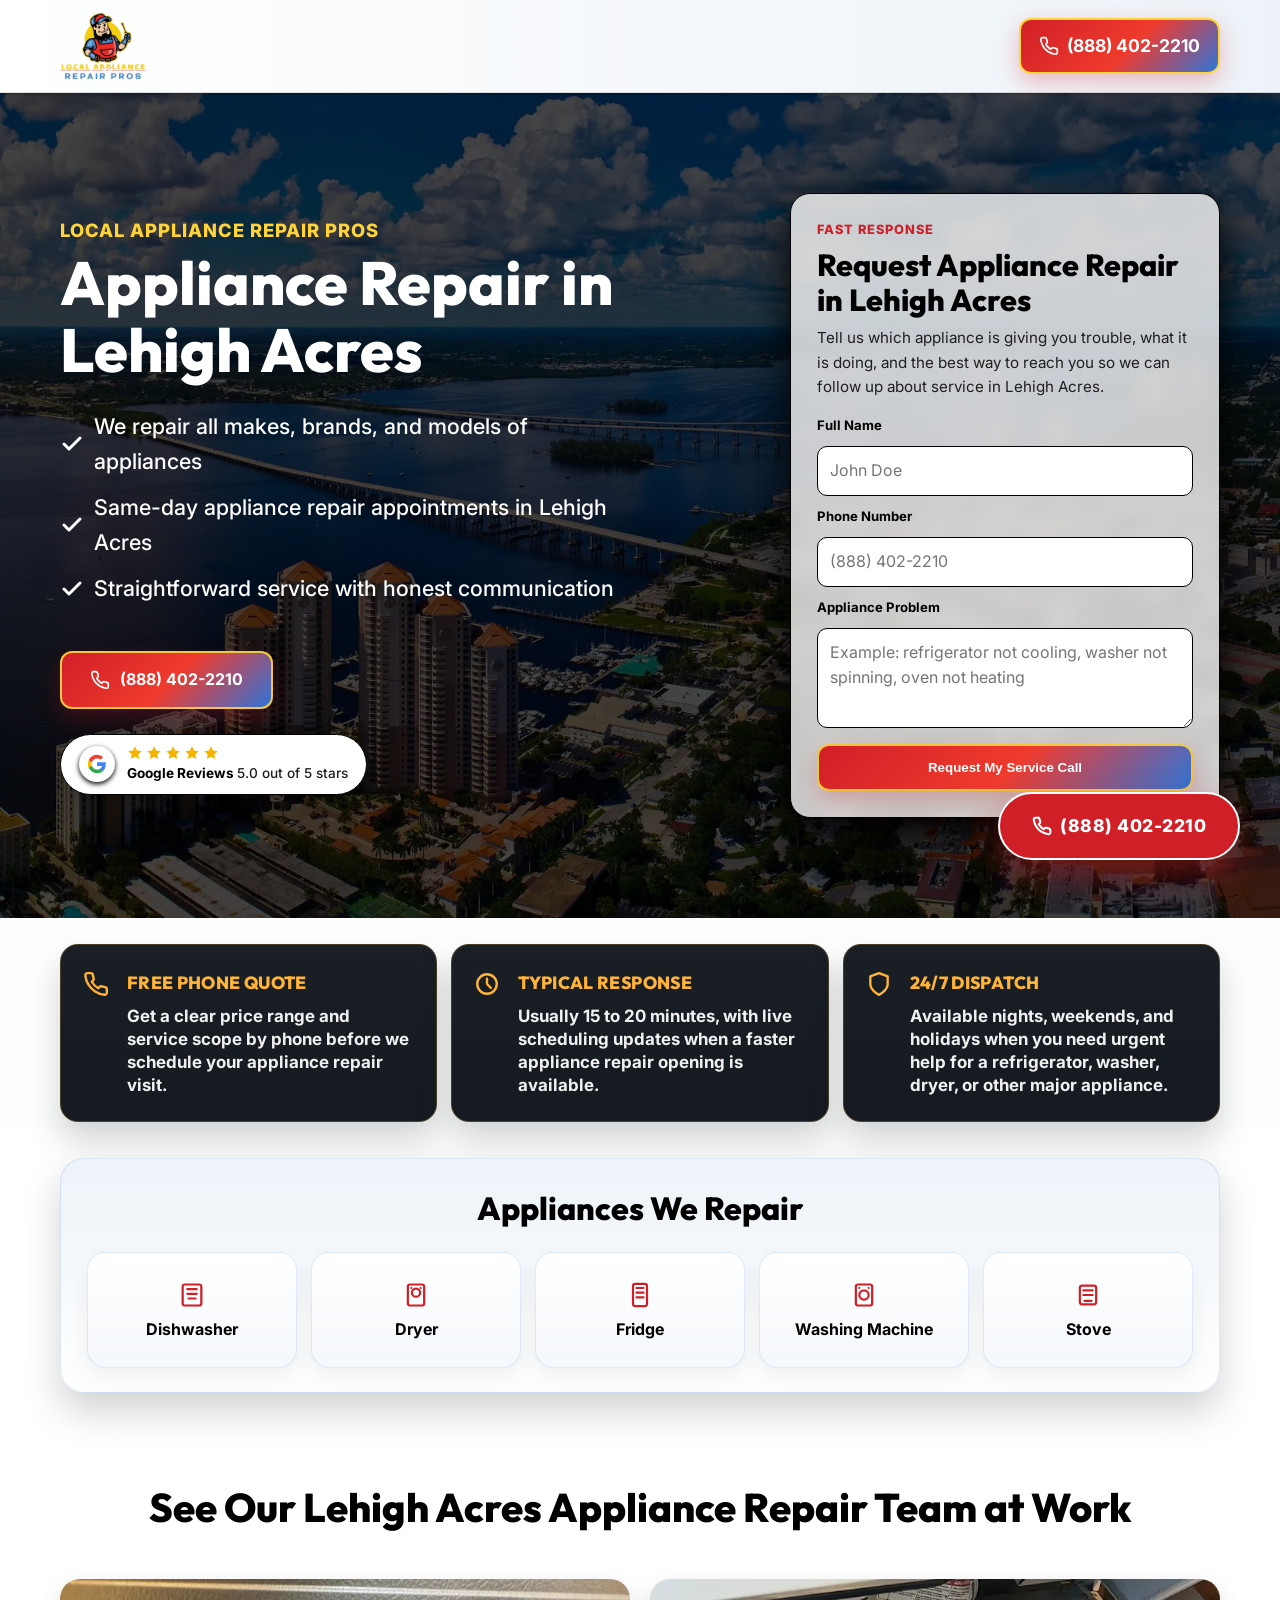
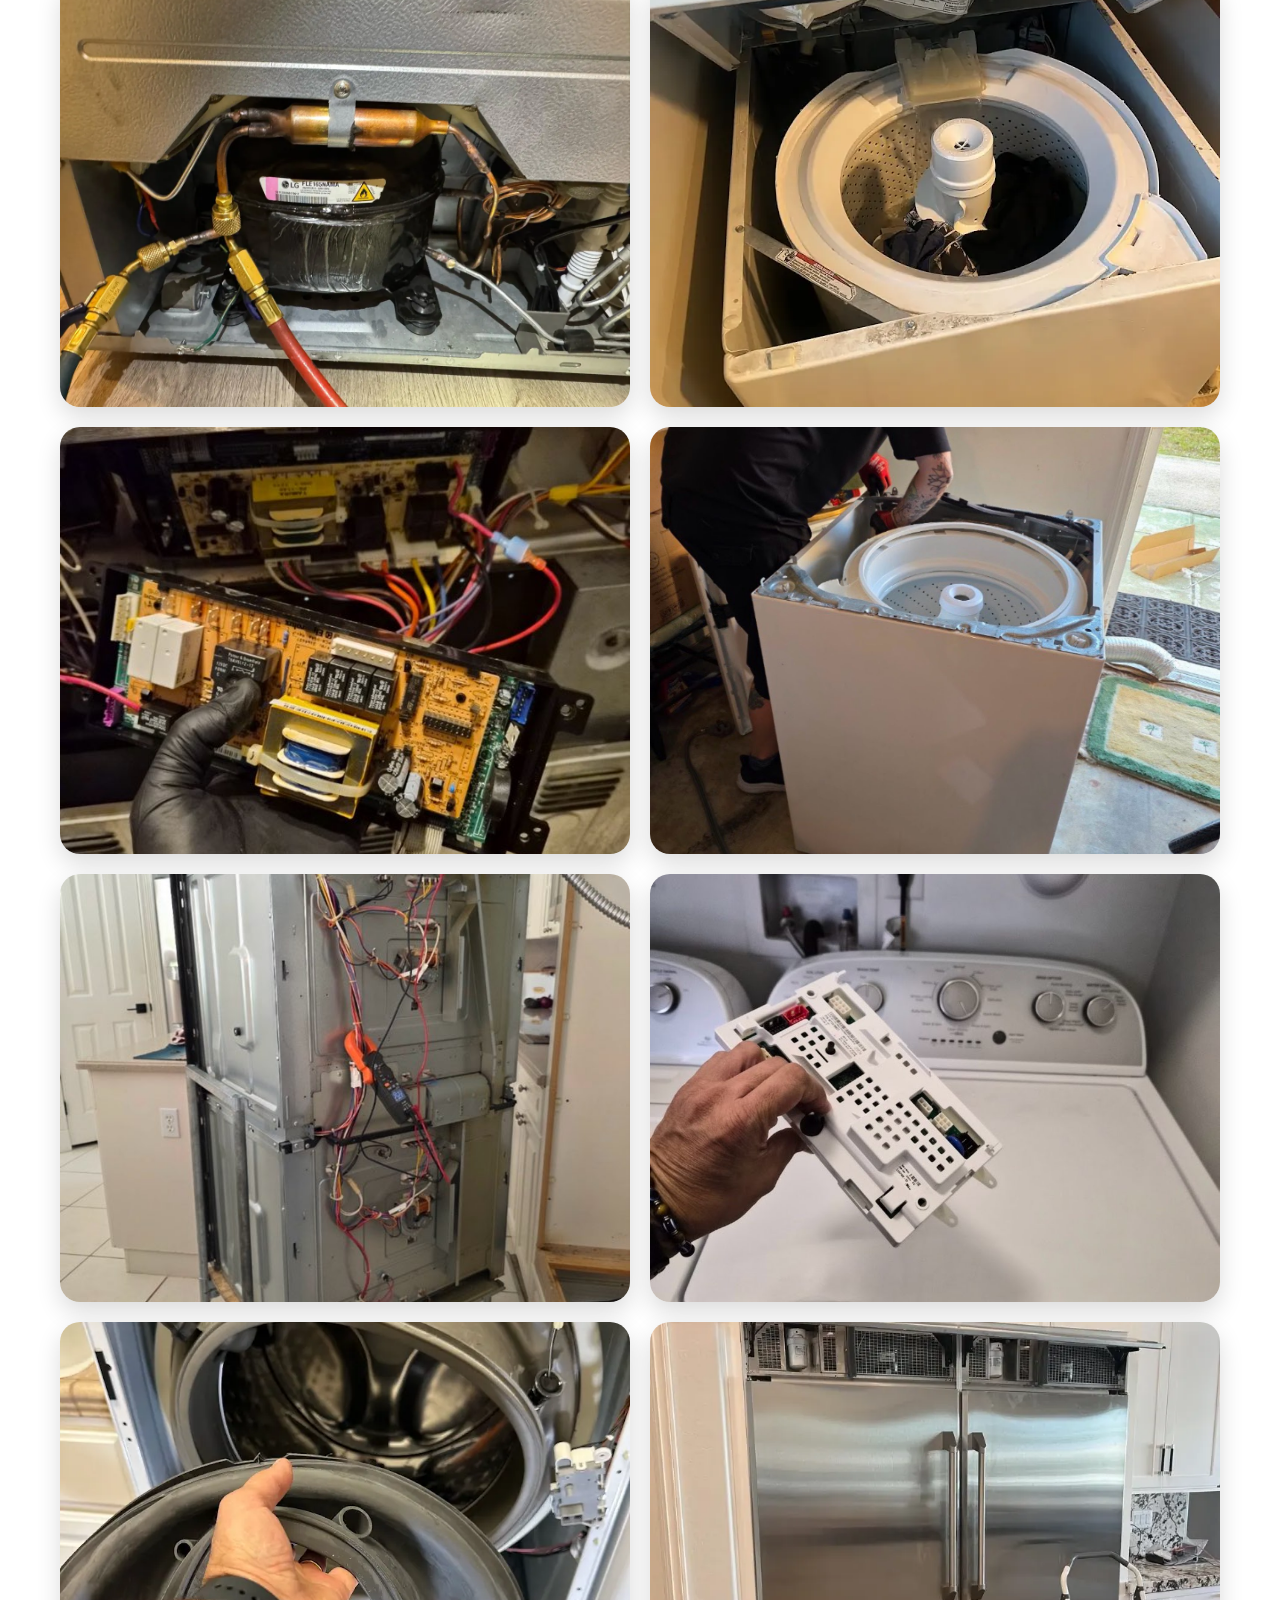
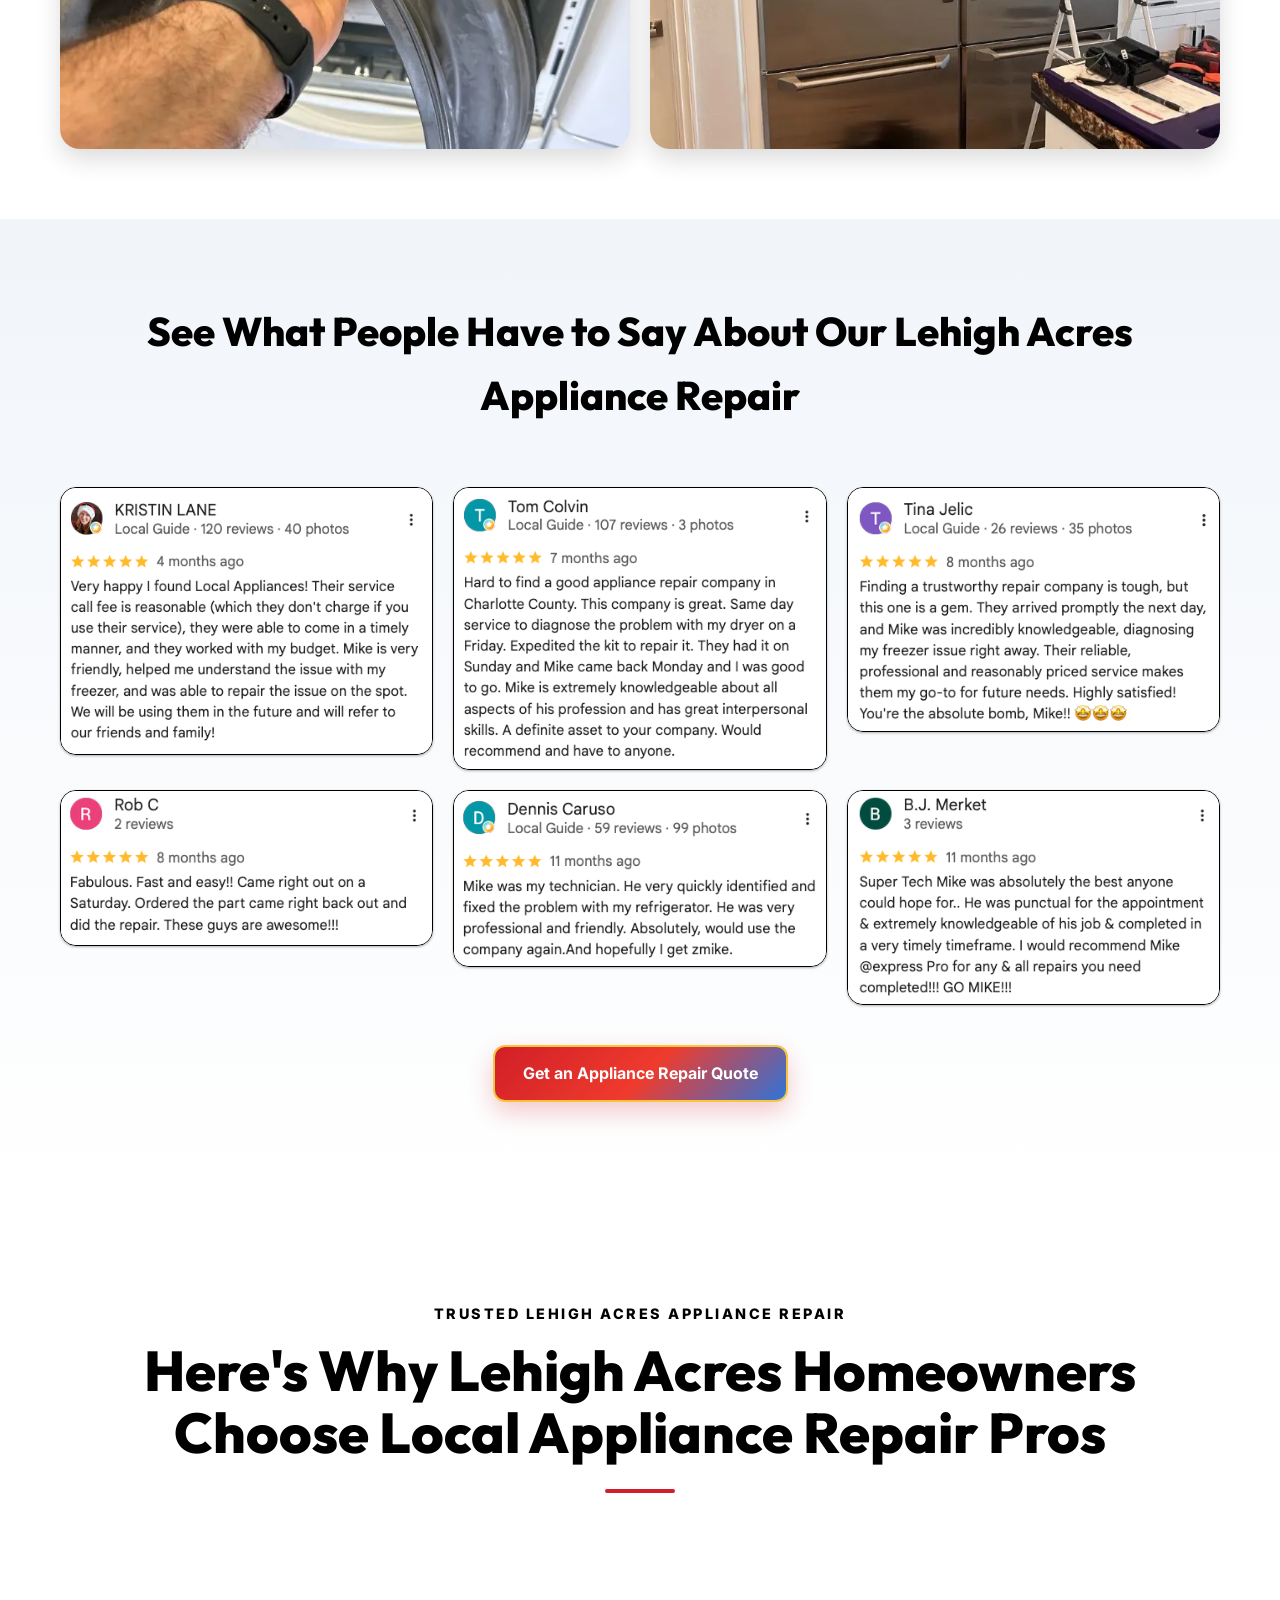
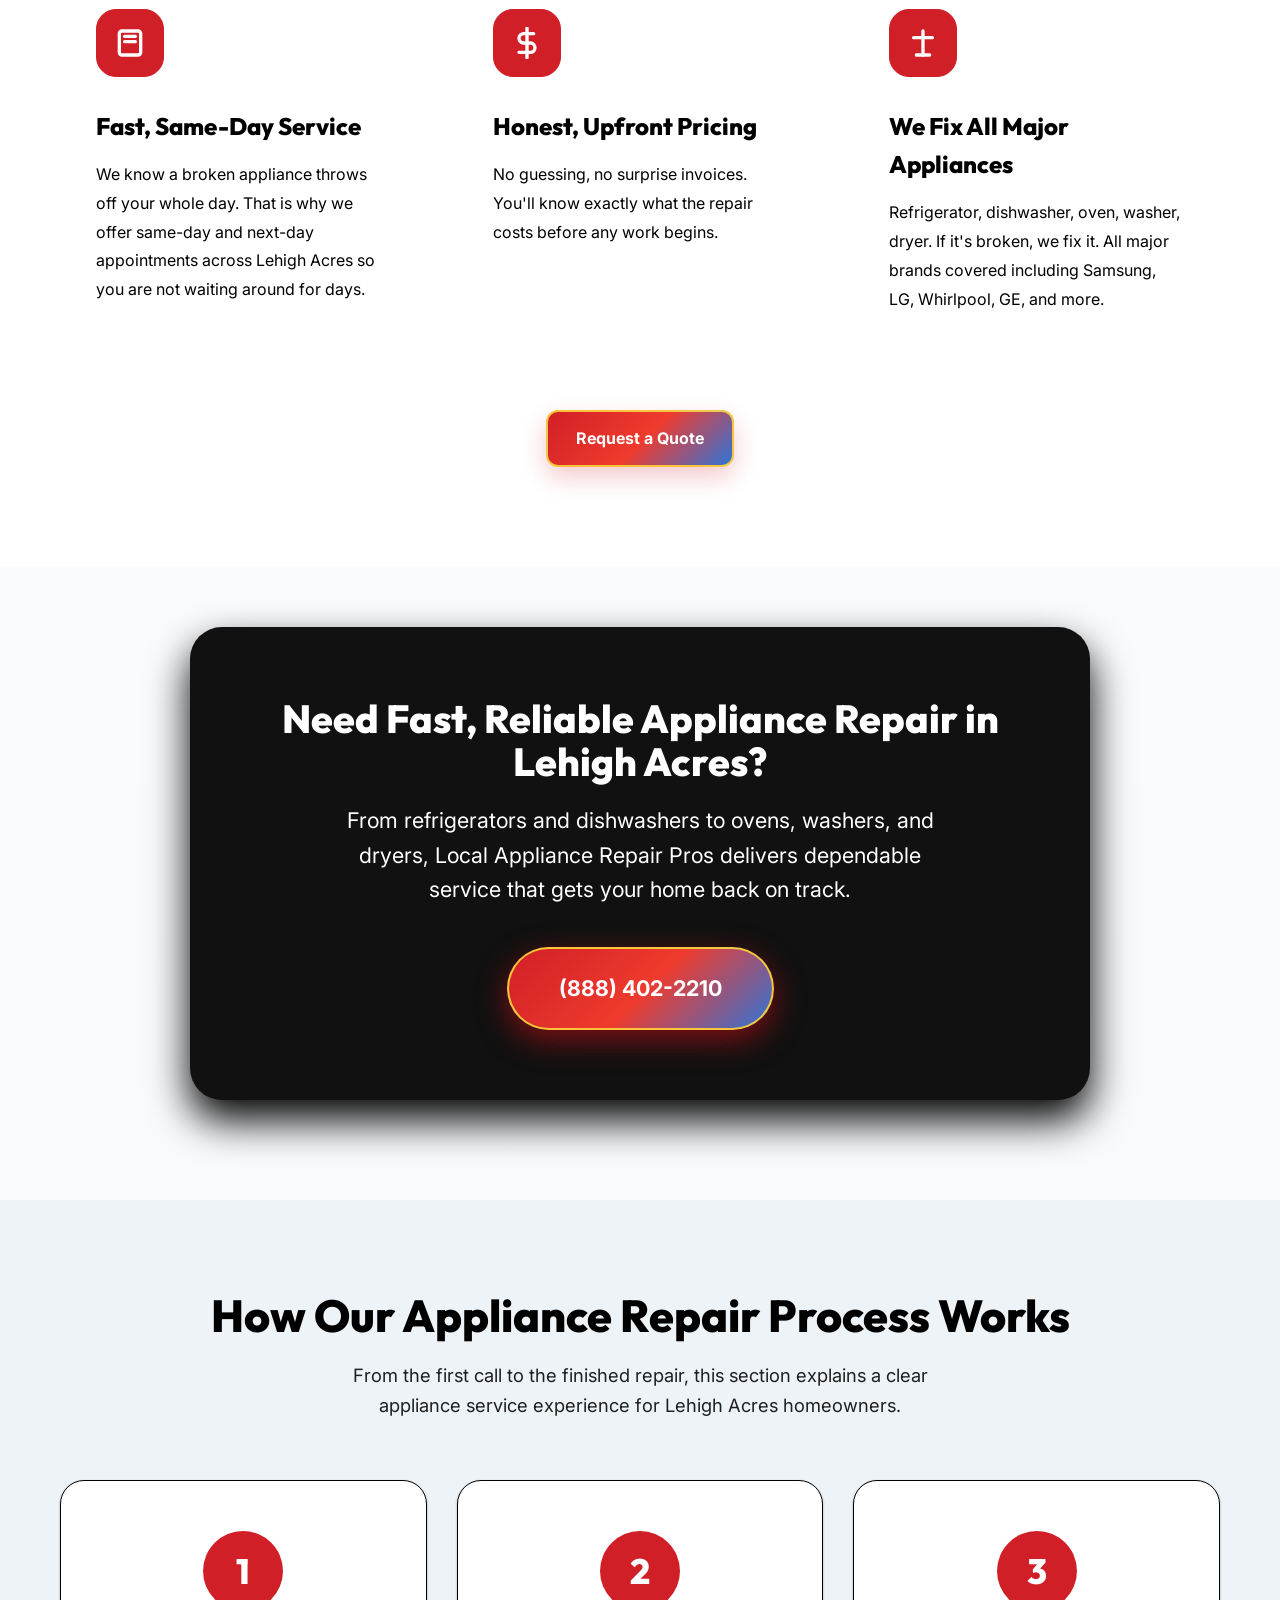
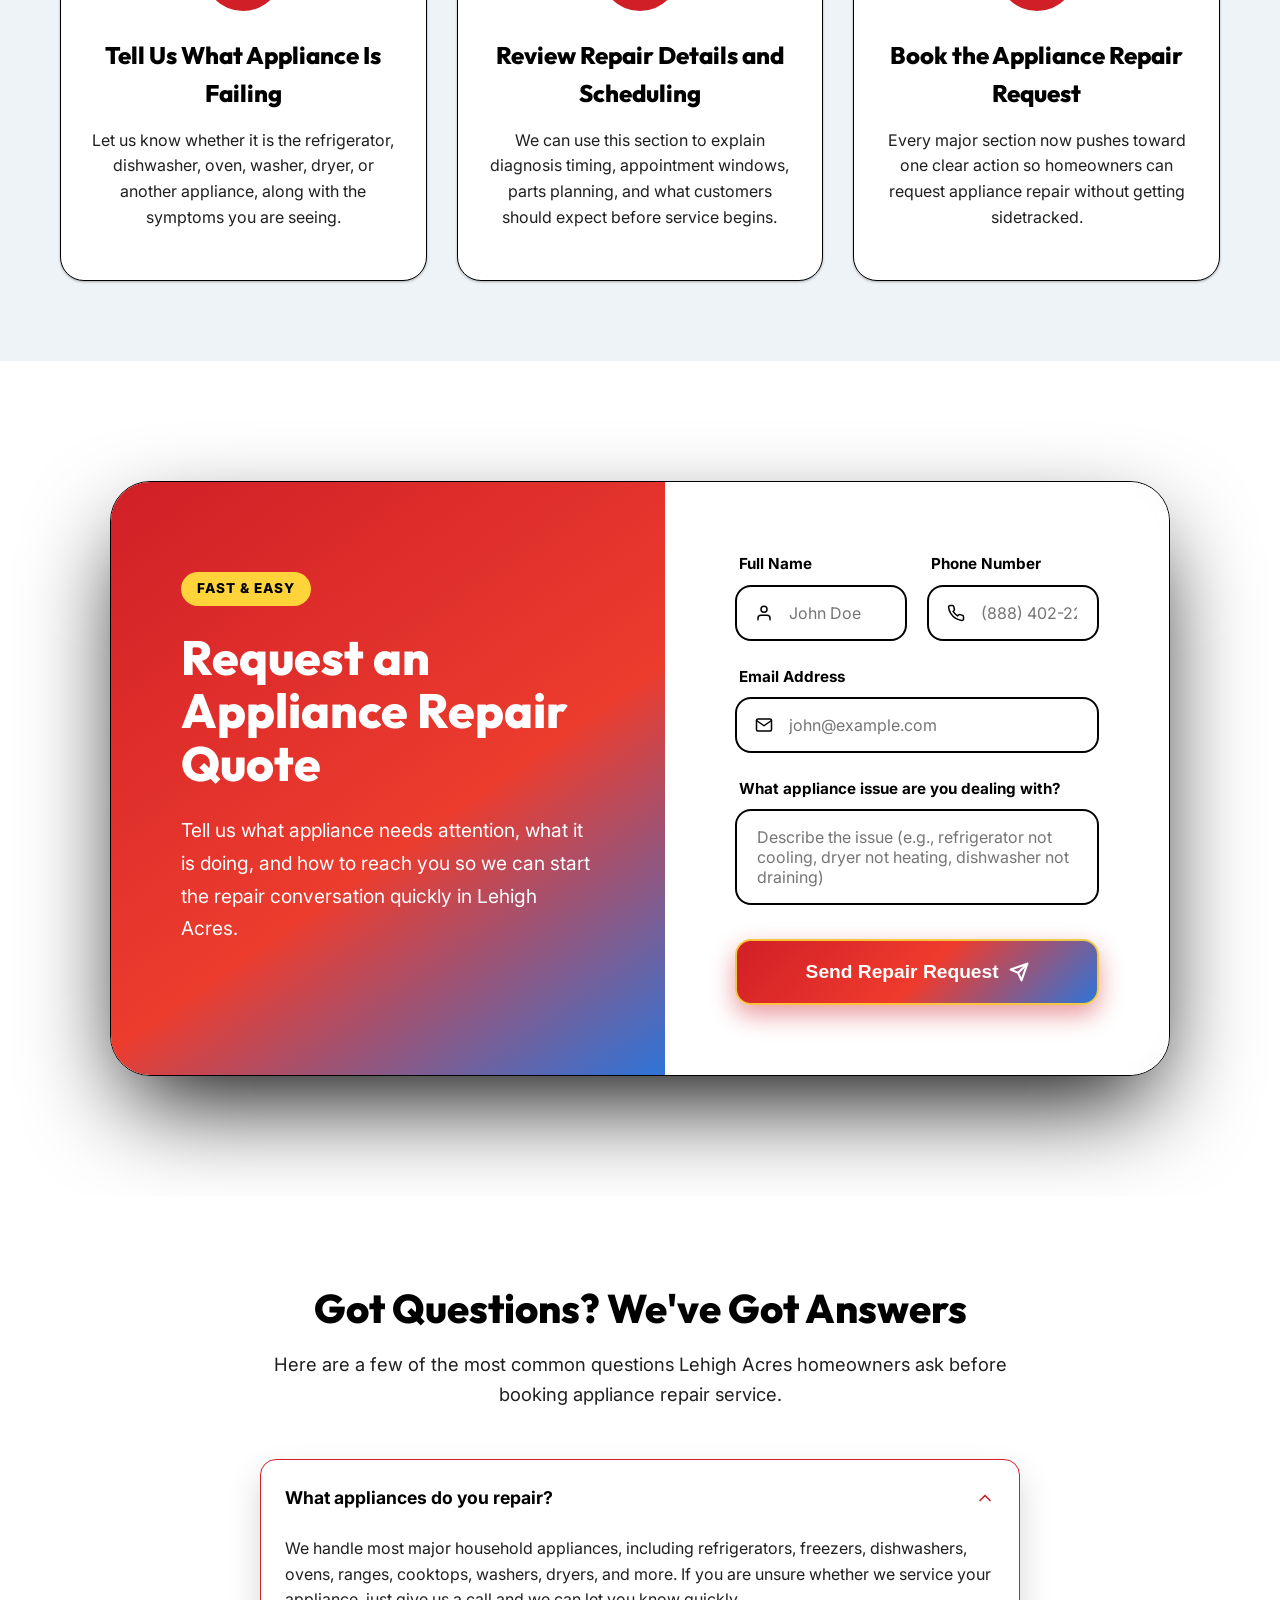
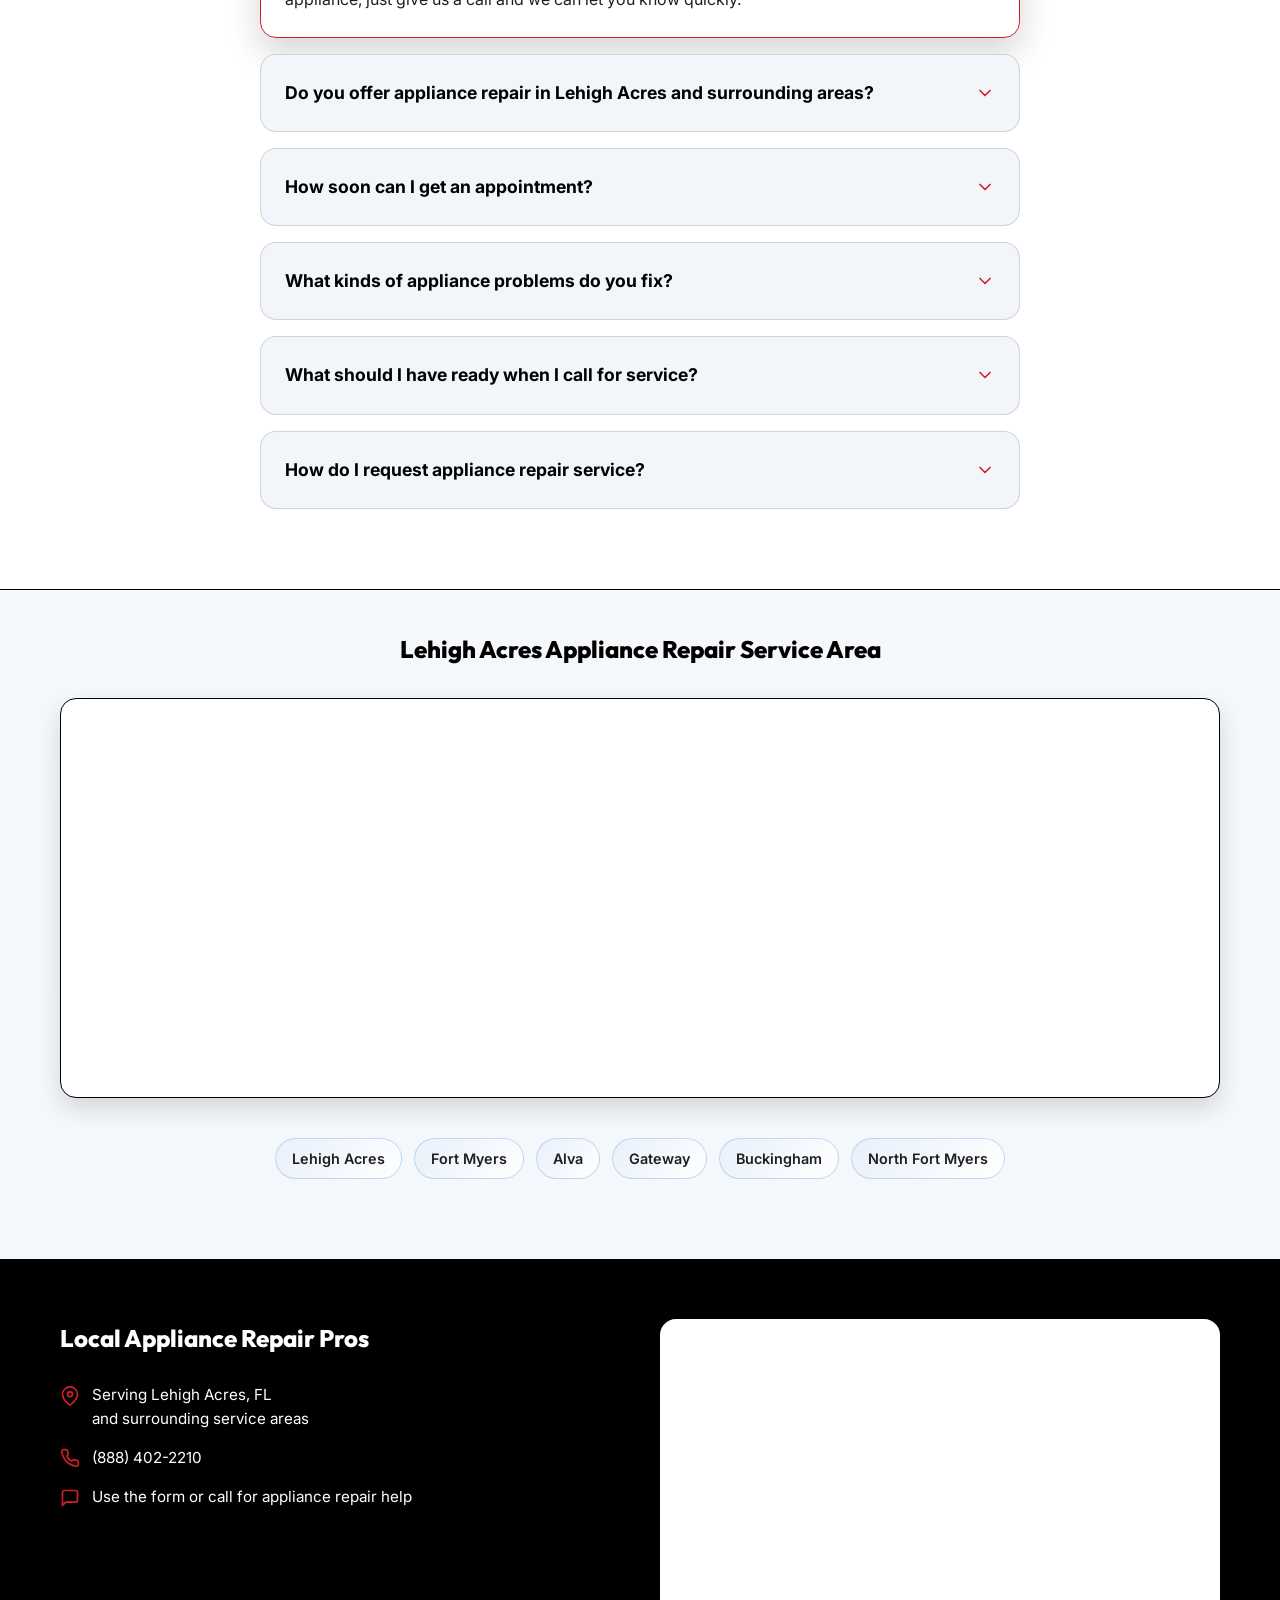
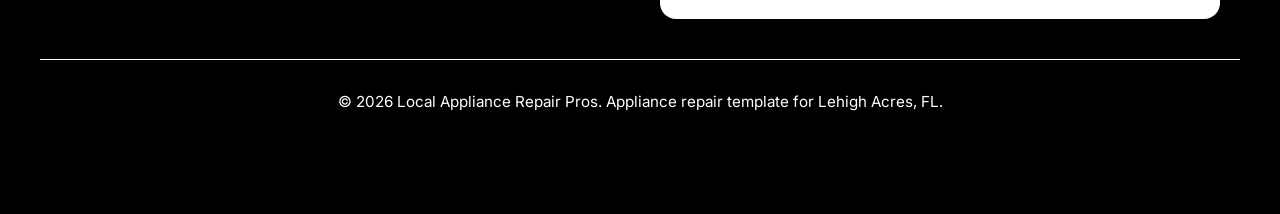
<file: lehigh-acres.html>
<!DOCTYPE html>
<html lang="en">

<head>
    <!-- Google Tag Manager -->
    <script>(function(w,d,s,l,i){w[l]=w[l]||[];w[l].push({'gtm.start':
    new Date().getTime(),event:'gtm.js'});var f=d.getElementsByTagName(s)[0],
    j=d.createElement(s),dl=l!='dataLayer'?'&l='+l:'';j.async=true;j.src=
    'https://www.googletagmanager.com/gtm.js?id='+i+dl;f.parentNode.insertBefore(j,f);
    })(window,document,'script','dataLayer','GTM-M6Q2LPB6');</script>
    <!-- End Google Tag Manager -->
    <script async src="https://www.googletagmanager.com/gtag/js?id=AW-18150747746"></script>
    <script>
      window.dataLayer = window.dataLayer || [];
      function gtag(){dataLayer.push(arguments);}
      gtag("js", new Date());
      gtag("config", "AW-18150747746");
      gtag("config", "AW-18150747746/WUlqCL2T59EcEOLc-c5D", {
        phone_conversion_number: "(888) 402-2210"
      });

      function gtag_report_conversion(url) {
        var callback = function () {
          if (typeof url !== "undefined") {
            window.location = url;
          }
        };
        gtag("event", "conversion", {
          send_to: "AW-18150747746/WUlqCL2T59EcEOLc-c5D",
          event_callback: callback,
          event_timeout: 2000
        });
        return false;
      }
    </script>
    <meta charset="UTF-8">
    <meta name="viewport" content="width=device-width, initial-scale=1.0">
    <title>Local Appliance Repair Pros | Appliance Repair Lehigh Acres</title>
    <meta name="description"
        content="Local Appliance Repair Pros provides appliance repair in Lehigh Acres for refrigerators, ovens, dishwashers, washers, dryers, and other major household appliances.">
    <link rel="stylesheet" href="style.css">
    <link rel="preconnect" href="https://fonts.googleapis.com">
    <link rel="preconnect" href="https://fonts.gstatic.com" crossorigin>
    <link
        href="https://fonts.googleapis.com/css2?family=Inter:wght@400;500;600;700;800&family=Outfit:wght@400;600;700;800&display=swap"
        rel="stylesheet">
    <script type="application/ld+json">
    {
      "@context": "https://schema.org",
      "@type": "LocalBusiness",
      "name": "Local Appliance Repair Pros",
      "image": "local-appliance-repair-pros-logo.webp",
      "url": "https://example.com",
      "telephone": "(888) 402-2210",
      "priceRange": "$$",
      "address": {
        "@type": "PostalAddress",
        "streetAddress": "Lehigh Acres Service Area",
        "addressLocality": "Lehigh Acres",
        "addressRegion": "FL",
        "postalCode": "33936",
        "addressCountry": "US"
      },
      "geo": {
        "@type": "GeoCoordinates",
        "latitude": 26.6253,
        "longitude": -81.6248
      },
      "openingHoursSpecification": {
        "@type": "OpeningHoursSpecification",
        "dayOfWeek": [
          "Monday",
          "Tuesday",
          "Wednesday",
          "Thursday",
          "Friday",
          "Saturday"
        ],
        "opens": "08:00",
        "closes": "18:00"
      },
      "sameAs": []
    }
    </script>
</head>

<body>
    <header class="sticky-header">
        <div class="container header-content">
            <div class="logo">
                <img src="local-appliance-repair-pros-logo.webp" alt="Local Appliance Repair Pros logo" class="logo-img">
            </div>
            <div class="header-right">
                <a href="tel:8884022210" onclick="return gtag_report_conversion('tel:8884022210');" class="phone-link header-cta" id="header-call-link">
                    <svg class="phone-icon" viewBox="0 0 24 24" fill="none" stroke="currentColor" stroke-width="2"
                        stroke-linecap="round" stroke-linejoin="round">
                        <path
                            d="M22 16.92v3a2 2 0 0 1-2.18 2 19.79 19.79 0 0 1-8.63-3.07 19.5 19.5 0 0 1-6-6 19.79 19.79 0 0 1-3.07-8.67A2 2 0 0 1 4.11 2h3a2 2 0 0 1 2 1.72 12.84 12.84 0 0 0 .7 2.81 2 2 0 0 1-.45 2.11L8.09 9.91a16 16 0 0 0 6 6l1.27-1.27a2 2 0 0 1 2.11-.45 12.84 12.84 0 0 0 2.81.7A2 2 0 0 1 22 16.92z">
                        </path>
                    </svg>
                    (888) 402-2210
                </a>
            </div>
        </div>
    </header>

    <main id="top">
        <section class="hero-v2">
            <div class="hero-overlay"></div>
            <img src="fort-myers-hero.webp" alt="Aerial view of Lehigh Acres area" class="hero-bg-img">
            <div class="container hero-container">
                <div class="hero-content">
                    <p style="color: var(--accent-yellow); font-weight: 800; font-size: 1.15rem; margin-bottom: 5px; text-transform: uppercase; letter-spacing: 1px;">Local Appliance Repair Pros</p>
                    <h1 style="margin-top: 0;">Appliance Repair in <span class="highlight">Lehigh Acres</span></h1>
                    <ul class="hero-subtext" style="list-style: none; padding: 0; text-align: left;">
                        <li style="display: flex; align-items: center; gap: 10px; margin-bottom: 12px; text-align: left;">
                            <svg width="24" height="24" viewBox="0 0 24 24" fill="none" stroke="#ffffff" stroke-width="3" stroke-linecap="round" stroke-linejoin="round" style="flex-shrink: 0;"><polyline points="20 6 9 17 4 12"></polyline></svg>
                            We repair all makes, brands, and models of appliances
                        </li>
                        <li style="display: flex; align-items: center; gap: 10px; margin-bottom: 12px; text-align: left;">
                            <svg width="24" height="24" viewBox="0 0 24 24" fill="none" stroke="#ffffff" stroke-width="3" stroke-linecap="round" stroke-linejoin="round" style="flex-shrink: 0;"><polyline points="20 6 9 17 4 12"></polyline></svg>
                            Same-day appliance repair appointments in Lehigh Acres
                        </li>
                        <li style="display: flex; align-items: center; gap: 10px; text-align: left;">
                            <svg width="24" height="24" viewBox="0 0 24 24" fill="none" stroke="#ffffff" stroke-width="3" stroke-linecap="round" stroke-linejoin="round" style="flex-shrink: 0;"><polyline points="20 6 9 17 4 12"></polyline></svg>
                            Straightforward service with honest communication
                        </li>
                    </ul>

                    <div class="hero-actions-container">
                        <a href="tel:8884022210" onclick="return gtag_report_conversion('tel:8884022210');" class="btn btn-primary btn-cta-main" id="hero-call-btn">
                            <svg class="phone-icon ring-animation" viewBox="0 0 24 24" fill="none" stroke="currentColor"
                                stroke-width="2" stroke-linecap="round" stroke-linejoin="round">
                                <path
                                    d="M22 16.92v3a2 2 0 0 1-2.18 2 19.79 19.79 0 0 1-8.63-3.07 19.5 19.5 0 0 1-6-6 19.79 19.79 0 0 1-3.07-8.67A2 2 0 0 1 4.11 2h3a2 2 0 0 1 2 1.72 12.84 12.84 0 0 0 .7 2.81 2 2 0 0 1-.45 2.11L8.09 9.91a16 16 0 0 0 6 6l1.27-1.27a2 2 0 0 1 2.11-.45 12.84 12.84 0 0 0 2.81.7A2 2 0 0 1 22 16.92z">
                                </path>
                            </svg>
                            (888) 402-2210
                        </a>
                        <p class="hero-mobile-callout mobile-only">
                            <span class="hero-mobile-callout-line hero-mobile-callout-primary">1-YEAR WARRANTY on parts and labor</span>
                            <span class="hero-mobile-callout-line hero-mobile-callout-secondary">$35 OFF for veterans, seniors, first time customers</span>
                        </p>
                    </div>

                    <div style="margin-top: 8px;">
                        <div style="display: inline-flex; align-items: center; gap: 12px; background: #ffffff; padding: 10px 18px; border-radius: 50px; box-shadow: var(--shadow-md); border: 1px solid #000000;">
                            <div style="width: 36px; height: 36px; background: #fff; border-radius: 50%; box-shadow: 0 2px 5px #000000; display: flex; align-items: center; justify-content: center; flex-shrink: 0;">
                                <svg width="20" height="20" viewBox="0 0 24 24">
                                  <path fill="#4285F4" d="M22.56 12.25c0-.78-.07-1.53-.2-2.25H12v4.26h5.92c-.26 1.37-1.04 2.53-2.21 3.31v2.77h3.57c2.08-1.92 3.28-4.74 3.28-8.09z"/>
                                  <path fill="#34A853" d="M12 23c2.97 0 5.46-.98 7.28-2.66l-3.57-2.77c-.98.66-2.23 1.06-3.71 1.06-2.86 0-5.29-1.93-6.16-4.53H2.18v2.84C3.99 20.53 7.7 23 12 23z"/>
                                  <path fill="#FBBC05" d="M5.84 14.09c-.22-.66-.35-1.36-.35-2.09s.13-1.43.35-2.09V7.07H2.18C1.43 8.55 1 10.22 1 12s.43 3.45 1.18 4.93l3.66-2.84z"/>
                                  <path fill="#EA4335" d="M12 5.38c1.62 0 3.06.56 4.21 1.64l3.15-3.15C17.45 2.09 14.97 1 12 1 7.7 1 3.99 3.47 2.18 7.07l3.66 2.84c.87-2.6 3.3-4.53 6.16-4.53z"/>
                                </svg>
                            </div>
                            <div style="display: flex; flex-direction: column; align-items: flex-start; text-align: left;">
                                <div style="display: flex; gap: 3px; color: #f4b400;">
                                    <svg width="16" height="16" viewBox="0 0 24 24" fill="currentColor"><path d="M12 2L15.09 8.26L22 9.27L17 14.14L18.18 21.02L12 17.77L5.82 21.02L7 14.14L2 9.27L8.91 8.26L12 2Z"/></svg>
                                    <svg width="16" height="16" viewBox="0 0 24 24" fill="currentColor"><path d="M12 2L15.09 8.26L22 9.27L17 14.14L18.18 21.02L12 17.77L5.82 21.02L7 14.14L2 9.27L8.91 8.26L12 2Z"/></svg>
                                    <svg width="16" height="16" viewBox="0 0 24 24" fill="currentColor"><path d="M12 2L15.09 8.26L22 9.27L17 14.14L18.18 21.02L12 17.77L5.82 21.02L7 14.14L2 9.27L8.91 8.26L12 2Z"/></svg>
                                    <svg width="16" height="16" viewBox="0 0 24 24" fill="currentColor"><path d="M12 2L15.09 8.26L22 9.27L17 14.14L18.18 21.02L12 17.77L5.82 21.02L7 14.14L2 9.27L8.91 8.26L12 2Z"/></svg>
                                    <svg width="16" height="16" viewBox="0 0 24 24" fill="currentColor"><path d="M12 2L15.09 8.26L22 9.27L17 14.14L18.18 21.02L12 17.77L5.82 21.02L7 14.14L2 9.27L8.91 8.26L12 2Z"/></svg>
                                </div>
                                <span style="font-size: 0.85rem; font-weight: 700; color: var(--text-main); margin-top: 2px;">Google Reviews <span style="font-weight: 500; color: var(--text-light);">5.0 out of 5 stars</span></span>
                            </div>
                        </div>

                        <div class="desktop-hero-photo desktop-only">
                            <img src="placeholder.svg" alt="Local Appliance Repair Pros technician placeholder" class="desktop-hero-photo-img">
                        </div>

                        <div class="mobile-truck-anim-hero mobile-only truck-trigger">
                            <img src="placeholder.svg" alt="Local Appliance Repair Pros service placeholder" class="truck-img-hero">
                        </div>
                    </div>
                </div>
                <aside class="hero-form-panel desktop-only" aria-label="Request appliance repair">
                    <div class="hero-form-card">
                        <p class="hero-form-kicker">Fast Response</p>
                        <h3>Request Appliance Repair in Lehigh Acres</h3>
                        <p class="hero-form-copy">Tell us which appliance is giving you trouble, what it is doing, and the best way to reach you so we can follow up about service in Lehigh Acres.</p>
                        <form data-netlify="true" name="hero-appliance-repair-quote" class="hero-quick-form">
                            <input type="hidden" name="form-name" value="hero-appliance-repair-quote">
                            <label for="hero-name">Full Name</label>
                            <input type="text" id="hero-name" name="name" required placeholder="John Doe">

                            <label for="hero-phone">Phone Number</label>
                            <input type="tel" id="hero-phone" name="phone" required placeholder="(888) 402-2210">

                            <label for="hero-needs">Appliance Problem</label>
                            <textarea id="hero-needs" name="needs" rows="3" required placeholder="Example: refrigerator not cooling, washer not spinning, oven not heating"></textarea>

                            <button type="submit" class="btn btn-primary hero-form-submit">Request My Service Call</button>
                        </form>
                    </div>
                </aside>
                </div>
            </div>
        </section>

        <section class="service-highlights">
            <div class="container">
                <div class="service-highlights-grid">
                    <article class="service-highlight-card">
                        <div class="service-highlight-icon" aria-hidden="true">
                            <svg width="26" height="26" viewBox="0 0 24 24" fill="none" stroke="currentColor" stroke-width="2.2" stroke-linecap="round" stroke-linejoin="round">
                                <path d="M22 16.92v3a2 2 0 0 1-2.18 2 19.79 19.79 0 0 1-8.63-3.07 19.5 19.5 0 0 1-6-6 19.79 19.79 0 0 1-3.07-8.67A2 2 0 0 1 4.11 2h3a2 2 0 0 1 2 1.72 12.84 12.84 0 0 0 .7 2.81 2 2 0 0 1-.45 2.11L8.09 9.91a16 16 0 0 0 6 6l1.27-1.27a2 2 0 0 1 2.11-.45 12.84 12.84 0 0 0 2.81.7A2 2 0 0 1 22 16.92z"></path>
                            </svg>
                        </div>
                        <div class="service-highlight-copy">
                            <h3>Free Phone Quote</h3>
                            <p>Get a clear price range and service scope by phone before we schedule your appliance repair visit.</p>
                        </div>
                    </article>

                    <article class="service-highlight-card">
                        <div class="service-highlight-icon" aria-hidden="true">
                            <svg width="26" height="26" viewBox="0 0 24 24" fill="none" stroke="currentColor" stroke-width="2.2" stroke-linecap="round" stroke-linejoin="round">
                                <circle cx="12" cy="12" r="9"></circle>
                                <polyline points="12 7 12 12 15.5 15.5"></polyline>
                            </svg>
                        </div>
                        <div class="service-highlight-copy">
                            <h3>Typical Response</h3>
                            <p>Usually 15 to 20 minutes, with live scheduling updates when a faster appliance repair opening is available.</p>
                        </div>
                    </article>

                    <article class="service-highlight-card">
                        <div class="service-highlight-icon" aria-hidden="true">
                            <svg width="26" height="26" viewBox="0 0 24 24" fill="none" stroke="currentColor" stroke-width="2.2" stroke-linecap="round" stroke-linejoin="round">
                                <path d="M12 22s8-4 8-10V5l-8-3-8 3v7c0 6 8 10 8 10z"></path>
                            </svg>
                        </div>
                        <div class="service-highlight-copy">
                            <h3>24/7 Dispatch</h3>
                            <p>Available nights, weekends, and holidays when you need urgent help for a refrigerator, washer, dryer, or other major appliance.</p>
                        </div>
                    </article>
                </div>
            </div>
        </section>

        <section class="appliance-strip">
            <div class="container">
                <div class="appliance-strip-inner">
                    <h3>Appliances We Repair</h3>
                    <div class="appliance-strip-grid">
                        <div class="appliance-pill">
                            <svg width="28" height="28" viewBox="0 0 24 24" fill="none" stroke="currentColor" stroke-width="1.9" stroke-linecap="round" stroke-linejoin="round">
                                <rect x="4" y="3" width="16" height="18" rx="2"></rect>
                                <path d="M8 7h8"></path>
                                <path d="M8 11h8"></path>
                                <path d="M9 15h6"></path>
                            </svg>
                            <span>Dishwasher</span>
                        </div>
                        <div class="appliance-pill">
                            <svg width="28" height="28" viewBox="0 0 24 24" fill="none" stroke="currentColor" stroke-width="1.9" stroke-linecap="round" stroke-linejoin="round">
                                <rect x="5" y="3" width="14" height="18" rx="2"></rect>
                                <circle cx="12" cy="10" r="3.5"></circle>
                                <path d="M8 6h.01"></path>
                                <path d="M16 6h.01"></path>
                            </svg>
                            <span>Dryer</span>
                        </div>
                        <div class="appliance-pill">
                            <svg width="28" height="28" viewBox="0 0 24 24" fill="none" stroke="currentColor" stroke-width="1.9" stroke-linecap="round" stroke-linejoin="round">
                                <rect x="6" y="2.5" width="12" height="19" rx="2"></rect>
                                <path d="M9 6h6"></path>
                                <path d="M9 10h6"></path>
                                <path d="M9 14h6"></path>
                            </svg>
                            <span>Fridge</span>
                        </div>
                        <div class="appliance-pill">
                            <svg width="28" height="28" viewBox="0 0 24 24" fill="none" stroke="currentColor" stroke-width="1.9" stroke-linecap="round" stroke-linejoin="round">
                                <rect x="5" y="3" width="14" height="18" rx="2"></rect>
                                <circle cx="12" cy="12" r="4"></circle>
                                <path d="M8 6h.01"></path>
                                <path d="M16 6h.01"></path>
                            </svg>
                            <span>Washing Machine</span>
                        </div>
                        <div class="appliance-pill">
                            <svg width="28" height="28" viewBox="0 0 24 24" fill="none" stroke="currentColor" stroke-width="1.9" stroke-linecap="round" stroke-linejoin="round">
                                <rect x="5" y="4" width="14" height="16" rx="2"></rect>
                                <path d="M8 8h8"></path>
                                <path d="M8 12h8"></path>
                                <path d="M9 17h6"></path>
                            </svg>
                            <span>Stove</span>
                        </div>
                    </div>
                </div>
            </div>
        </section>

        <section class="team-gallery" style="background: var(--white); padding: 70px 0;">
            <div class="container">
                <div class="section-header" style="margin-bottom: 40px;">
                    <h2>See Our Lehigh Acres Appliance Repair Team at Work</h2>
                </div>
                <div class="team-grid">
                    <div class="team-item"><img src="team-photo-1.webp" alt="Wall oven repair setup in a Lehigh Acres home" style="position: absolute; top: 0; left: 0; width: 100%; height: 100%; object-fit: cover;"></div>
                    <div class="team-item"><img src="team-photo-2.webp" alt="Appliance control replacement during stove repair" style="position: absolute; top: 0; left: 0; width: 100%; height: 100%; object-fit: cover;"></div>
                    <div class="team-item"><img src="team-photo-3.jpeg" alt="Technician holding a replacement appliance control board" style="position: absolute; top: 0; left: 0; width: 100%; height: 100%; object-fit: cover;"></div>
                    <div class="team-item"><img src="team-photo-4.jpeg" alt="Technician working on a washing machine repair" style="position: absolute; top: 0; left: 0; width: 100%; height: 100%; object-fit: cover;"></div>
                    <div class="team-item"><img src="team-photo-5.jpeg" alt="Refrigerator repair diagnostics in progress" style="position: absolute; top: 0; left: 0; width: 100%; height: 100%; object-fit: cover;"></div>
                    <div class="team-item"><img src="team-photo-6.jpeg" alt="Replacement washer control panel ready for installation" style="position: absolute; top: 0; left: 0; width: 100%; height: 100%; object-fit: cover;"></div>
                    <div class="team-item"><img src="team-photo-7.webp" alt="Technician servicing an appliance with tools on site" style="position: absolute; top: 0; left: 0; width: 100%; height: 100%; object-fit: cover;"></div>
                    <div class="team-item"><img src="team-photo-8.webp" alt="Inside view of a refrigerator during component replacement" style="position: absolute; top: 0; left: 0; width: 100%; height: 100%; object-fit: cover;"></div>
                </div>
            </div>
        </section>

        <section id="reviews" class="reviews">
            <div class="container">
                <div class="section-header" style="display: flex; flex-direction: column; align-items: center;">
                    <h2>See What People Have to Say About Our Lehigh Acres Appliance Repair</h2>
                </div>

                <div class="reviews-grid-v2">
                    <img src="review-kristin-lane.png" alt="Local Appliance Repair Pros review from Kristin Lane" class="review-img-v2">
                    <img src="review-tom-colvin.png" alt="Local Appliance Repair Pros review from Tom Colvin" class="review-img-v2">
                    <img src="review-tina-jelic.png" alt="Local Appliance Repair Pros review from Tina Jelic" class="review-img-v2">
                    <img src="review-rob-c.png" alt="Local Appliance Repair Pros review from Rob C" class="review-img-v2">
                    <img src="review-dennis-caruso.png" alt="Local Appliance Repair Pros review from Dennis Caruso" class="review-img-v2">
                    <img src="review-bj-merket.png" alt="Local Appliance Repair Pros review from B.J. Merket" class="review-img-v2">
                </div>

                <div style="display: flex; flex-wrap: wrap; justify-content: center; gap: 14px; margin-top: 40px; margin-bottom: 20px;">
                    <a href="#top" class="btn btn-primary" id="reviews-call-btn">Get an Appliance Repair Quote</a>
                </div>
            </div>
        </section>

        <section class="why-pick-v3">
            <div class="blob-1"></div>
            <div class="blob-2"></div>

            <div class="container" style="position: relative; z-index: 2;">
                <div class="section-header-v3">
                    <p class="subtitle-v3">Trusted Lehigh Acres Appliance Repair</p>
                    <h2 class="title-v3">Here's Why Lehigh Acres Homeowners Choose Local Appliance Repair Pros</h2>
                    <div class="divider-v3"></div>
                </div>

                <div class="feature-grid-v3">
                    <div class="feature-card-v3 reveal">
                        <div class="icon-box-v3">
                            <svg width="32" height="32" viewBox="0 0 24 24" fill="none" stroke="#ffffff" stroke-width="2.5" stroke-linecap="round" stroke-linejoin="round">
                                <rect x="4" y="3" width="16" height="18" rx="2"/><line x1="8" y1="7" x2="16" y2="7"/><line x1="8" y1="11" x2="16" y2="11"/>
                            </svg>
                        </div>
                        <h3 class="card-title-v3">Fast, Same-Day Service</h3>
                        <p class="card-text-v3">We know a broken appliance throws off your whole day. That is why we offer same-day and next-day appointments across Lehigh Acres so you are not waiting around for days.</p>
                    </div>

                    <div class="feature-card-v3 reveal" style="transition-delay: 0.1s;">
                        <div class="icon-box-v3">
                            <svg width="32" height="32" viewBox="0 0 24 24" fill="none" stroke="#ffffff" stroke-width="2.5" stroke-linecap="round" stroke-linejoin="round">
                                <line x1="12" y1="1" x2="12" y2="23"/><path d="M17 5H9.5a3.5 3.5 0 0 0 0 7h5a3.5 3.5 0 0 1 0 7H6"/>
                            </svg>
                        </div>
                        <h3 class="card-title-v3">Honest, Upfront Pricing</h3>
                        <p class="card-text-v3">No guessing, no surprise invoices. You'll know exactly what the repair costs before any work begins.</p>
                    </div>

                    <div class="feature-card-v3 reveal" style="transition-delay: 0.2s;">
                        <div class="icon-box-v3">
                            <svg width="32" height="32" viewBox="0 0 24 24" fill="none" stroke="#ffffff" stroke-width="2.5" stroke-linecap="round" stroke-linejoin="round">
                                <path d="M12 3v18"/><path d="M5 8h14"/><path d="M7 21h10"/>
                            </svg>
                        </div>
                        <h3 class="card-title-v3">We Fix All Major Appliances</h3>
                        <p class="card-text-v3">Refrigerator, dishwasher, oven, washer, dryer. If it's broken, we fix it. All major brands covered including Samsung, LG, Whirlpool, GE, and more.</p>
                    </div>
                </div>

                <div style="display: flex; flex-wrap: wrap; justify-content: center; gap: 14px; margin-top: 50px;">
                    <a href="#top" class="btn btn-primary" id="why-pick-call-btn">Request a Quote</a>
                </div>
            </div>
        </section>

        <section class="final-cta" style="padding: 60px 20px 100px;">
            <div class="container" style="background: #111111; border-radius: 32px; padding: 70px 30px; text-align: center; box-shadow: 0 20px 40px #000000; position: relative; overflow: hidden; max-width: 900px; margin: 0 auto;">
                <h2 style="color: var(--white); position: relative; z-index: 2; line-height: 1.1;">Need Fast, Reliable Appliance Repair in Lehigh Acres?</h2>
                <p style="color: #ffffff; position: relative; z-index: 2; max-width: 600px; margin: 0 auto 40px auto; font-size: 1.35rem;">From refrigerators and dishwashers to ovens, washers, and dryers, Local Appliance Repair Pros delivers dependable service that gets your home back on track.</p>
                <div style="position: relative; z-index: 2; display: flex; flex-wrap: wrap; align-items: center; justify-content: center; gap: 16px;">
                    <a href="tel:8884022210" onclick="return gtag_report_conversion('tel:8884022210');" class="btn btn-primary btn-large" id="final-call-btn" style="padding: 22px 50px; border-radius: 50px; display: inline-flex; align-items: center; gap: 16px; box-shadow: 0 10px 30px #7f0f14; font-size: 1.35rem;">
                        (888) 402-2210
                    </a>
                </div>
            </div>
        </section>

        <section class="process" style="padding: 80px 0; background: var(--bg-light);">
            <div class="container">
                <div class="section-header" style="text-align: center; margin-bottom: 60px;">
                    <h2 style="font-size: 2.8rem; color: var(--primary);">How Our Appliance Repair Process Works</h2>
                    <p style="color: var(--text-light); font-size: 1.15rem; max-width: 600px; margin: 10px auto 0;">From the first call to the finished repair, this section explains a clear appliance service experience for Lehigh Acres homeowners.</p>
                </div>

                <div style="display: grid; grid-template-columns: repeat(auto-fit, minmax(300px, 1fr)); gap: 30px; position: relative;">
                    <div style="background: var(--white); padding: 50px 30px; border-radius: 24px; text-align: center; box-shadow: var(--shadow-sm); border: 1px solid #000000; transition: transform 0.3s ease;">
                        <div style="width: 80px; height: 80px; background: #d11f27; color: #ffffff; border-radius: 50%; display: flex; align-items: center; justify-content: center; font-size: 2.2rem; margin: 0 auto 25px; font-weight: 800; font-family: 'Outfit', sans-serif;">1</div>
                        <h3 style="font-size: 1.5rem; margin-bottom: 15px; color: var(--primary);">Tell Us What Appliance Is Failing</h3>
                        <p style="color: var(--text-light); line-height: 1.6;">Let us know whether it is the refrigerator, dishwasher, oven, washer, dryer, or another appliance, along with the symptoms you are seeing.</p>
                    </div>

                    <div style="background: var(--white); padding: 50px 30px; border-radius: 24px; text-align: center; box-shadow: var(--shadow-sm); border: 1px solid #000000; transition: transform 0.3s ease;">
                        <div style="width: 80px; height: 80px; background: #d11f27; color: #ffffff; border-radius: 50%; display: flex; align-items: center; justify-content: center; font-size: 2.2rem; margin: 0 auto 25px; font-weight: 800; font-family: 'Outfit', sans-serif;">2</div>
                        <h3 style="font-size: 1.5rem; margin-bottom: 15px; color: var(--primary);">Review Repair Details and Scheduling</h3>
                        <p style="color: var(--text-light); line-height: 1.6;">We can use this section to explain diagnosis timing, appointment windows, parts planning, and what customers should expect before service begins.</p>
                    </div>

                    <div style="background: var(--white); padding: 50px 30px; border-radius: 24px; text-align: center; box-shadow: var(--shadow-sm); border: 1px solid #000000; transition: transform 0.3s ease;">
                        <div style="width: 80px; height: 80px; background: #d11f27; color: #ffffff; border-radius: 50%; display: flex; align-items: center; justify-content: center; font-size: 2.2rem; margin: 0 auto 25px; font-weight: 800; font-family: 'Outfit', sans-serif;">3</div>
                        <h3 style="font-size: 1.5rem; margin-bottom: 15px; color: var(--primary);">Book the Appliance Repair Request</h3>
                        <p style="color: var(--text-light); line-height: 1.6;">Every major section now pushes toward one clear action so homeowners can request appliance repair without getting sidetracked.</p>
                    </div>
                </div>
            </div>
        </section>

        <section id="quote-form" class="quote-form-section-v2">
            <div class="container container-medium">
                <div class="form-wrapper-v2">
                    <div class="form-grid-v2">
                        <div class="form-content-v2">
                            <span class="form-tag">Fast & Easy</span>
                            <h2 class="form-title">Request an <span class="highlight">Appliance Repair Quote</span></h2>
                            <p class="form-description">Tell us what appliance needs attention, what it is doing, and how to reach you so we can start the repair conversation quickly in Lehigh Acres.</p>

                        </div>

                        <div class="form-container-v2">
                            <form id="lead-form" data-netlify="true" name="appliance-repair-quote" class="premium-form">
                                <input type="hidden" name="form-name" value="appliance-repair-quote">
                                <div class="input-row">
                                    <div class="input-field">
                                        <label for="name">Full Name</label>
                                        <div class="input-wrapper">
                                            <svg class="input-icon" width="18" height="18" viewBox="0 0 24 24" fill="none" stroke="currentColor" stroke-width="2" stroke-linecap="round" stroke-linejoin="round"><path d="M20 21v-2a4 4 0 0 0-4-4H8a4 4 0 0 0-4 4v2"></path><circle cx="12" cy="7" r="4"></circle></svg>
                                            <input type="text" id="name" name="name" required placeholder="John Doe">
                                        </div>
                                    </div>
                                    <div class="input-field">
                                        <label for="phone">Phone Number</label>
                                        <div class="input-wrapper">
                                            <svg class="input-icon" width="18" height="18" viewBox="0 0 24 24" fill="none" stroke="currentColor" stroke-width="2" stroke-linecap="round" stroke-linejoin="round"><path d="M22 16.92v3a2 2 0 0 1-2.18 2 19.79 19.79 0 0 1-8.63-3.07 19.5 19.5 0 0 1-6-6 19.79 19.79 0 0 1-3.07-8.67A2 2 0 0 1 4.11 2h3a2 2 0 0 1 2 1.72 12.84 12.84 0 0 0 .7 2.81 2 2 0 0 1-.45 2.11L8.09 9.91a16 16 0 0 0 6 6l1.27-1.27a2 2 0 0 1 2.11-.45 12.84 12.84 0 0 0 2.81.7A2 2 0 0 1 22 16.92z"></path></svg>
                                            <input type="tel" id="phone" name="phone" required placeholder="(888) 402-2210">
                                        </div>
                                    </div>
                                </div>
                                <div class="input-field">
                                    <label for="email">Email Address</label>
                                    <div class="input-wrapper">
                                        <svg class="input-icon" width="18" height="18" viewBox="0 0 24 24" fill="none" stroke="currentColor" stroke-width="2" stroke-linecap="round" stroke-linejoin="round"><path d="M4 4h16c1.1 0 2 .9 2 2v12c0 1.1-.9 2-2 2H4c-1.1 0-2-.9-2-2V6c0-1.1.9-2 2-2z"></path><polyline points="22,6 12,13 2,6"></polyline></svg>
                                        <input type="email" id="email" name="email" required placeholder="john@example.com">
                                    </div>
                                </div>
                                <div class="input-field">
                                    <label for="needs">What appliance issue are you dealing with?</label>
                                    <div class="input-wrapper">
                                        <textarea id="needs" name="needs" rows="3" required placeholder="Describe the issue (e.g., refrigerator not cooling, dryer not heating, dishwasher not draining)"></textarea>
                                    </div>
                                </div>
                                <button type="submit" class="btn btn-primary submit-btn-v2">
                                    <span>Send Repair Request</span>
                                    <svg width="20" height="20" viewBox="0 0 24 24" fill="none" stroke="currentColor" stroke-width="2.5" stroke-linecap="round" stroke-linejoin="round"><line x1="22" y1="2" x2="11" y2="13"></line><polygon points="22 2 15 22 11 13 2 9 22 2"></polygon></svg>
                                </button>
                            </form>
                        </div>
                    </div>
                </div>
            </div>
        </section>

        <div id="success-modal" class="modal">
            <div class="modal-content">
                <div class="modal-header">
                    <span class="close-modal">&times;</span>
                </div>
                <div class="modal-body" style="text-align: center; padding: 20px 10px 40px;">
                    <div class="success-icon">✓</div>
                    <h3 style="font-size: 2rem; color: var(--primary); margin-bottom: 15px;">Request Received!</h3>
                    <p style="font-size: 1.15rem; color: var(--text-light); line-height: 1.6; max-width: 430px; margin: 0 auto 30px;">Thanks for submitting your form. We'll reach out in the next couple minutes.</p>
                    <button class="btn btn-primary close-modal-btn" style="width: 100%; border-radius: 50px; padding: 15px;">Awesome, Got it</button>
                </div>
            </div>
        </div>

        <section class="faq-section" style="padding: 80px 0; background: var(--white);">
            <div class="container" style="max-width: 800px;">
                <div class="section-header" style="text-align: center; margin-bottom: 50px;">
                    <h2 style="font-size: 2.5rem; color: var(--primary);">Got Questions? We've Got Answers</h2>
                    <p style="color: var(--text-light); font-size: 1.15rem; margin-top: 10px;">Here are a few of the most common questions Lehigh Acres homeowners ask before booking appliance repair service.</p>
                </div>

                <div class="faq-accordion">
                    <details class="faq-item" name="faq" open>
                        <summary class="faq-question">
                            What appliances do you repair?
                            <svg class="faq-icon" viewBox="0 0 24 24" fill="none" stroke="currentColor" stroke-width="2" stroke-linecap="round" stroke-linejoin="round"><polyline points="6 9 12 15 18 9"></polyline></svg>
                        </summary>
                        <div class="faq-answer">
                            <p>We handle most major household appliances, including refrigerators, freezers, dishwashers, ovens, ranges, cooktops, washers, dryers, and more. If you are unsure whether we service your appliance, just give us a call and we can let you know quickly.</p>
                        </div>
                    </details>

                    <details class="faq-item" name="faq">
                        <summary class="faq-question">
                            Do you offer appliance repair in Lehigh Acres and surrounding areas?
                            <svg class="faq-icon" viewBox="0 0 24 24" fill="none" stroke="currentColor" stroke-width="2" stroke-linecap="round" stroke-linejoin="round"><polyline points="6 9 12 15 18 9"></polyline></svg>
                        </summary>
                        <div class="faq-answer">
                            <p>Yes. We focus on Lehigh Acres and nearby communities so we can provide faster scheduling, dependable arrival windows, and local service you can count on.</p>
                        </div>
                    </details>

                    <details class="faq-item" name="faq">
                        <summary class="faq-question">
                            How soon can I get an appointment?
                            <svg class="faq-icon" viewBox="0 0 24 24" fill="none" stroke="currentColor" stroke-width="2" stroke-linecap="round" stroke-linejoin="round"><polyline points="6 9 12 15 18 9"></polyline></svg>
                        </summary>
                        <div class="faq-answer">
                            <p>In many cases, same-day or next-day appointments may be available depending on the schedule and the type of repair needed. The best way to check availability is to call or submit the form with your appliance issue.</p>
                        </div>
                    </details>

                    <details class="faq-item" name="faq">
                        <summary class="faq-question">
                            What kinds of appliance problems do you fix?
                            <svg class="faq-icon" viewBox="0 0 24 24" fill="none" stroke="currentColor" stroke-width="2" stroke-linecap="round" stroke-linejoin="round"><polyline points="6 9 12 15 18 9"></polyline></svg>
                        </summary>
                        <div class="faq-answer">
                            <p>We help with many of the most common issues homeowners run into, including refrigerators not cooling, dryers not heating, washers not spinning, dishwashers not draining, ovens not heating, strange noises, leaks, and other performance problems.</p>
                        </div>
                    </details>

                    <details class="faq-item" name="faq">
                        <summary class="faq-question">
                            What should I have ready when I call for service?
                            <svg class="faq-icon" viewBox="0 0 24 24" fill="none" stroke="currentColor" stroke-width="2" stroke-linecap="round" stroke-linejoin="round"><polyline points="6 9 12 15 18 9"></polyline></svg>
                        </summary>
                        <div class="faq-answer">
                            <p>It helps to know the appliance type, brand, model if available, and what symptoms you are seeing. If you already have photos or an error code, that can make it even easier to understand the issue before the appointment.</p>
                        </div>
                    </details>

                    <details class="faq-item" name="faq">
                        <summary class="faq-question">
                            How do I request appliance repair service?
                            <svg class="faq-icon" viewBox="0 0 24 24" fill="none" stroke="currentColor" stroke-width="2" stroke-linecap="round" stroke-linejoin="round"><polyline points="6 9 12 15 18 9"></polyline></svg>
                        </summary>
                        <div class="faq-answer">
                            <p>You can call <a href="tel:8884022210" onclick="return gtag_report_conversion('tel:8884022210');">(888) 402-2210</a> or use the form on this page to tell us what appliance is giving you trouble. From there, we can talk through the issue and help you schedule the next step.</p>
                        </div>
                    </details>
                </div>
            </div>
        </section>

        <section class="service-areas">
            <div class="container">
                <h3>Lehigh Acres Appliance Repair Service Area</h3>
                <div class="map-container" style="display: flex; align-items: center; justify-content: center; min-height: 300px; background: #ffffff; border-radius: 16px; border: 1px solid #000000; box-shadow: var(--shadow-md); overflow: hidden;">
                    <iframe src="https://www.google.com/maps?q=Lehigh+Acres,+FL&output=embed" width="600" height="450" style="border:0; width: 100%; min-height: 360px;" allowfullscreen="" loading="lazy" referrerpolicy="no-referrer-when-downgrade"></iframe>
                </div>
                <div class="tags">
                    <span class="tag">Lehigh Acres</span>
                    <span class="tag">Fort Myers</span>
                    <span class="tag">Alva</span>
                    <span class="tag">Gateway</span>
                    <span class="tag">Buckingham</span>
                    <span class="tag">North Fort Myers</span>
                </div>
            </div>
        </section>
    </main>

    <footer style="padding: 60px 0 100px; background: var(--primary); color: #ffffff; font-size: 0.95rem;">
        <div class="container" style="display: grid; grid-template-columns: repeat(auto-fit, minmax(300px, 1fr)); gap: 40px; margin-bottom: 40px; text-align: left;">
            <div class="footer-contact">
                <h3 style="color: var(--white); font-size: 1.5rem; margin-bottom: 25px;">Local Appliance Repair Pros</h3>
                <p style="margin-bottom: 15px; display: flex; align-items: flex-start; gap: 12px;">
                    <svg width="20" height="20" viewBox="0 0 24 24" fill="none" stroke="currentColor" stroke-width="2" stroke-linecap="round" stroke-linejoin="round" style="flex-shrink: 0; margin-top: 3px; color: var(--accent);"><path d="M21 10c0 7-9 13-9 13s-9-6-9-13a9 9 0 0 1 18 0z"></path><circle cx="12" cy="10" r="3"></circle></svg>
                    <span>Serving Lehigh Acres, FL<br>and surrounding service areas</span>
                </p>
                <p style="margin-bottom: 15px; display: flex; align-items: center; gap: 12px;">
                    <svg width="20" height="20" viewBox="0 0 24 24" fill="none" stroke="currentColor" stroke-width="2" stroke-linecap="round" stroke-linejoin="round" style="flex-shrink: 0; color: var(--accent);"><path d="M22 16.92v3a2 2 0 0 1-2.18 2 19.79 19.79 0 0 1-8.63-3.07 19.5 19.5 0 0 1-6-6 19.79 19.79 0 0 1-3.07-8.67A2 2 0 0 1 4.11 2h3a2 2 0 0 1 2 1.72 12.84 12.84 0 0 0 .7 2.81 2 2 0 0 1-.45 2.11L8.09 9.91a16 16 0 0 0 6 6l1.27-1.27a2 2 0 0 1 2.11-.45 12.84 12.84 0 0 0 2.81.7A2 2 0 0 1 22 16.92z"></path></svg>
                    <a href="tel:8884022210" onclick="return gtag_report_conversion('tel:8884022210');" style="color: inherit; text-decoration: none;">(888) 402-2210</a>
                </p>
                <p style="margin-bottom: 0; display: flex; align-items: center; gap: 12px;">
                    <svg width="20" height="20" viewBox="0 0 24 24" fill="none" stroke="currentColor" stroke-width="2" stroke-linecap="round" stroke-linejoin="round" style="flex-shrink: 0; color: var(--accent);"><path d="M21 15a2 2 0 0 1-2 2H7l-4 4V5a2 2 0 0 1 2-2h14a2 2 0 0 1 2 2z"></path></svg>
                    <span>Use the form or call for appliance repair help</span>
                </p>
            </div>

            <div class="footer-map" style="border-radius: 16px; overflow: hidden; box-shadow: 0 10px 30px #000000; background: #ffffff; color: #000000; display: flex; align-items: center; justify-content: center; min-height: 250px;">
                <iframe src="https://www.google.com/maps?q=Lehigh+Acres,+FL&output=embed" width="400" height="300" style="border:0; width: 100%; height: 100%; min-height: 300px;" allowfullscreen="" loading="lazy" referrerpolicy="no-referrer-when-downgrade"></iframe>
            </div>
        </div>
        <div class="container" style="text-align: center; border-top: 1px solid #ffffff; padding-top: 30px;">
            <p>&copy; 2026 Local Appliance Repair Pros. Appliance repair template for Lehigh Acres, FL.</p>
        </div>
    </footer>

    <div class="mobile-cta-bar" id="mobile-scroll-trigger">
        <div style="display: flex; gap: 10px;">
            <a href="tel:8884022210" onclick="return gtag_report_conversion('tel:8884022210');" class="btn btn-primary btn-full" id="mobile-call-btn">
                <svg class="phone-icon ring-animation" viewBox="0 0 24 24" fill="none" stroke="currentColor"
                    stroke-width="2" stroke-linecap="round" stroke-linejoin="round">
                    <path
                        d="M22 16.92v3a2 2 0 0 1-2.18 2 19.79 19.79 0 0 1-8.63-3.07 19.5 19.5 0 0 1-6-6 19.79 19.79 0 0 1-3.07-8.67A2 2 0 0 1 4.11 2h3a2 2 0 0 1 2 1.72 12.84 12.84 0 0 0 .7 2.81 2 2 0 0 1-.45 2.11L8.09 9.91a16 16 0 0 0 6 6l1.27-1.27a2 2 0 0 1 2.11-.45 12.84 12.84 0 0 0 2.81.7A2 2 0 0 1 22 16.92z">
                    </path>
                </svg>
                (888) 402-2210
            </a>
        </div>
    </div>

    <script>
        document.addEventListener("DOMContentLoaded", function() {
            const observerOptions = {
                threshold: 0.05,
                rootMargin: "0px 0px 20px 0px"
            };

            const observer = new IntersectionObserver((entries) => {
                entries.forEach(entry => {
                    if (entry.isIntersecting) {
                        entry.target.classList.add("in-view");
                        observer.unobserve(entry.target);
                    }
                });
            }, observerOptions);

            document.querySelectorAll(".reveal, .truck-trigger").forEach(el => {
                observer.observe(el);
            });

            const mobileCta = document.querySelector(".mobile-cta-bar");
            if (mobileCta) {
                window.addEventListener("scroll", function() {
                    if (window.scrollY > 300) {
                        mobileCta.classList.add("is-visible");
                    } else {
                        mobileCta.classList.remove("is-visible");
                    }
                }, { passive: true });
            }

            document.querySelectorAll("a[href='#quote-form']").forEach((link) => {
                link.addEventListener("click", (event) => {
                    event.preventDefault();
                    const targetForm = document.getElementById("quote-form");
                    if (targetForm) {
                        targetForm.scrollIntoView({ behavior: "smooth", block: "start" });
                    }
                });
            });

            const modal = document.getElementById("success-modal");
            const closeButtons = document.querySelectorAll(".close-modal, .close-modal-btn");

            document.querySelectorAll("form[data-netlify='true']").forEach((form) => {
                form.addEventListener("submit", function(e) {
                    e.preventDefault();

                    const formData = new FormData(form);
                    fetch("/", {
                        method: "POST",
                        body: new URLSearchParams(formData).toString(),
                        headers: { "Content-Type": "application/x-www-form-urlencoded" }
                    })
                    .then(() => {
                        document.body.setAttribute("data-form-status", "form_submit");
                        window.dispatchEvent(new CustomEvent("form_submit", {
                            detail: { formName: form.getAttribute("name") || "netlify-form" }
                        }));

                        if (window.dataLayer && Array.isArray(window.dataLayer)) {
                            window.dataLayer.push({
                                event: "form_submit",
                                form_name: form.getAttribute("name") || "netlify-form"
                            });
                        }

                        modal.style.display = "block";
                        document.body.style.overflow = "hidden";
                        form.reset();
                    })
                    .catch((error) => {
                        console.error("Error submitting form:", error);
                    });
                });
            });

            closeButtons.forEach(btn => {
                btn.addEventListener("click", () => {
                    modal.style.display = "none";
                    document.body.style.overflow = "auto";
                });
            });

            window.addEventListener("click", (event) => {
                if (event.target == modal) {
                    modal.style.display = "none";
                    document.body.style.overflow = "auto";
                }
            });
        });
    </script>

    <div class="desktop-cta-container desktop-only">
        <a href="tel:8884022210" onclick="return gtag_report_conversion('tel:8884022210');" class="floating-cta-v2">
            <span class="cta-pulse"></span>
            <svg width="20" height="20" viewBox="0 0 24 24" fill="none" stroke="currentColor" stroke-width="2.5" stroke-linecap="round" stroke-linejoin="round" style="margin-right: 8px;"><path d="M22 16.92v3a2 2 0 0 1-2.18 2 19.79 19.79 0 0 1-8.63-3.07 19.5 19.5 0 0 1-6-6 19.79 19.79 0 0 1-3.07-8.67A2 2 0 0 1 4.11 2h3a2 2 0 0 1 2 1.72 12.84 12.84 0 0 0 .7 2.81 2 2 0 0 1-.45 2.11L8.09 9.91a16 16 0 0 0 6 6l1.27-1.27a2 2 0 0 1 2.11-.45 12.84 12.84 0 0 0 2.81.7A2 2 0 0 1 22 16.92z"></path></svg>
            (888) 402-2210
        </a>
    </div>
</body>

</html>
</file>
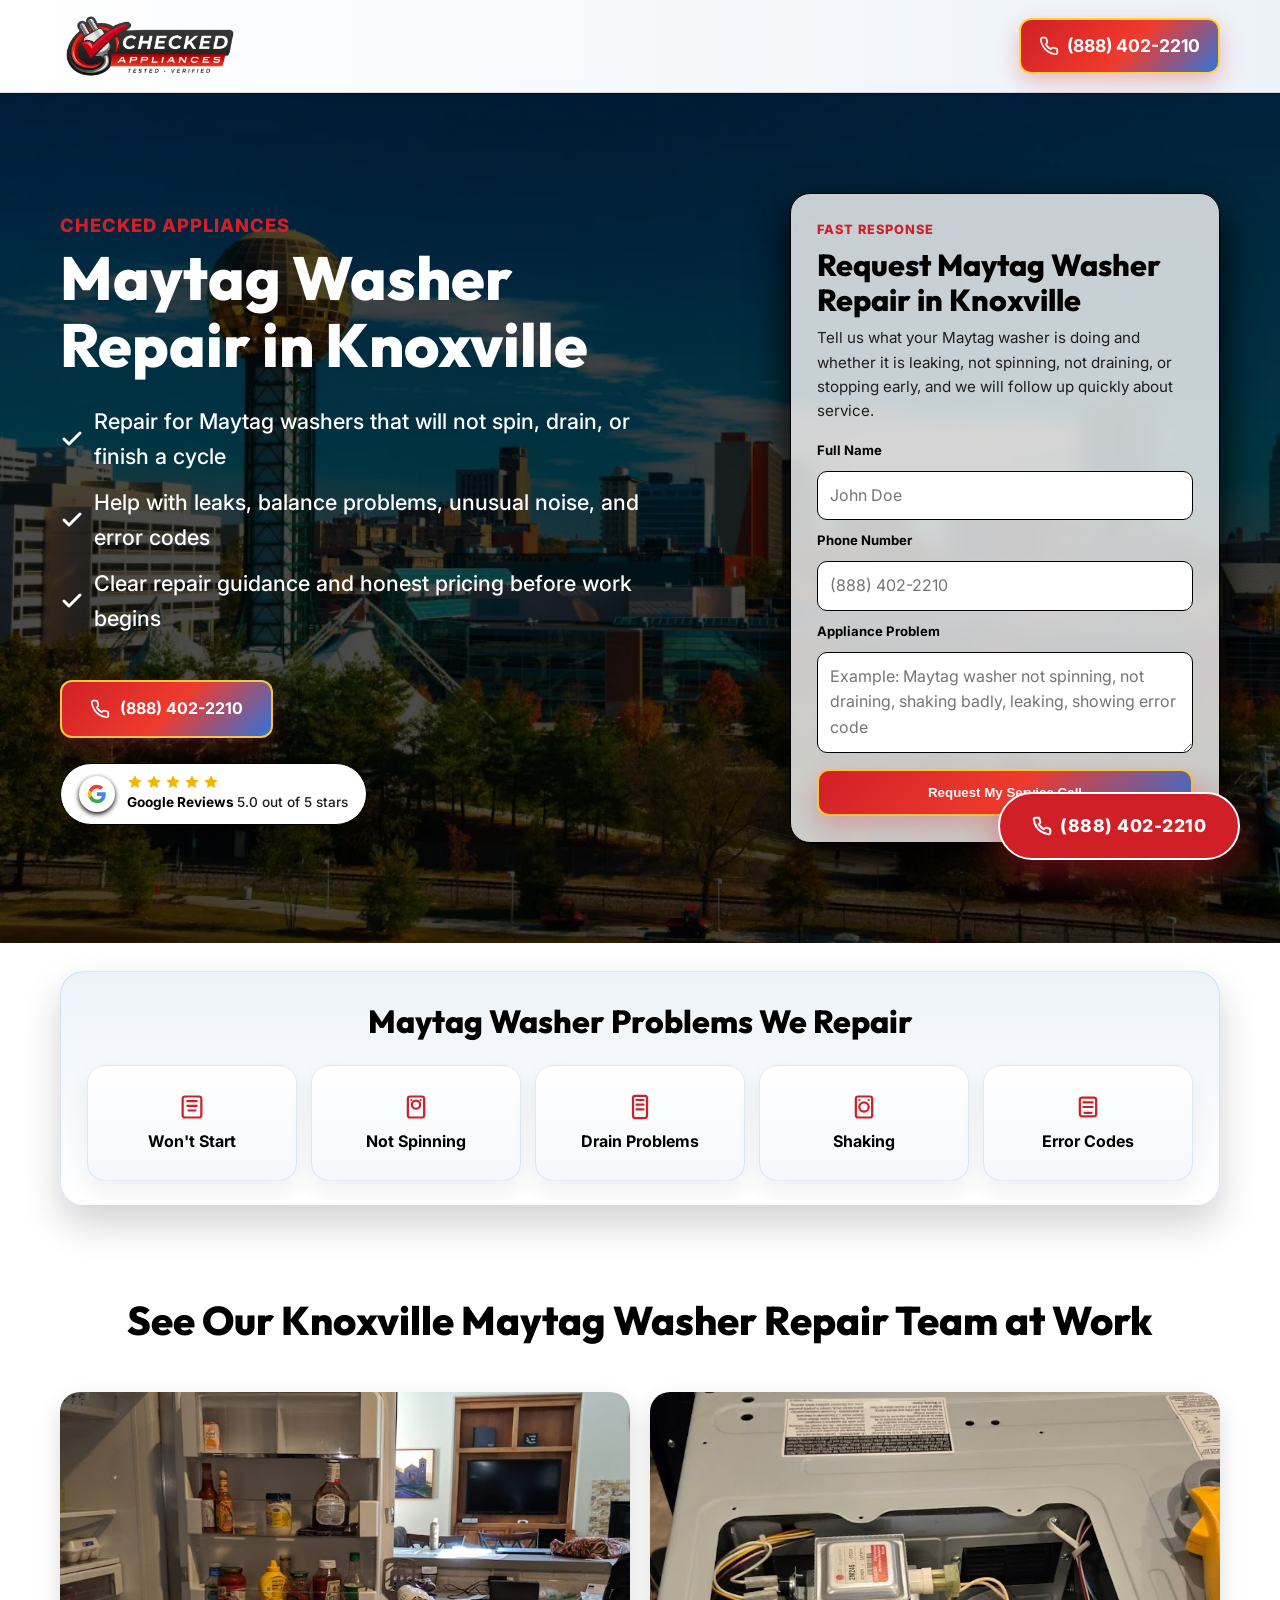
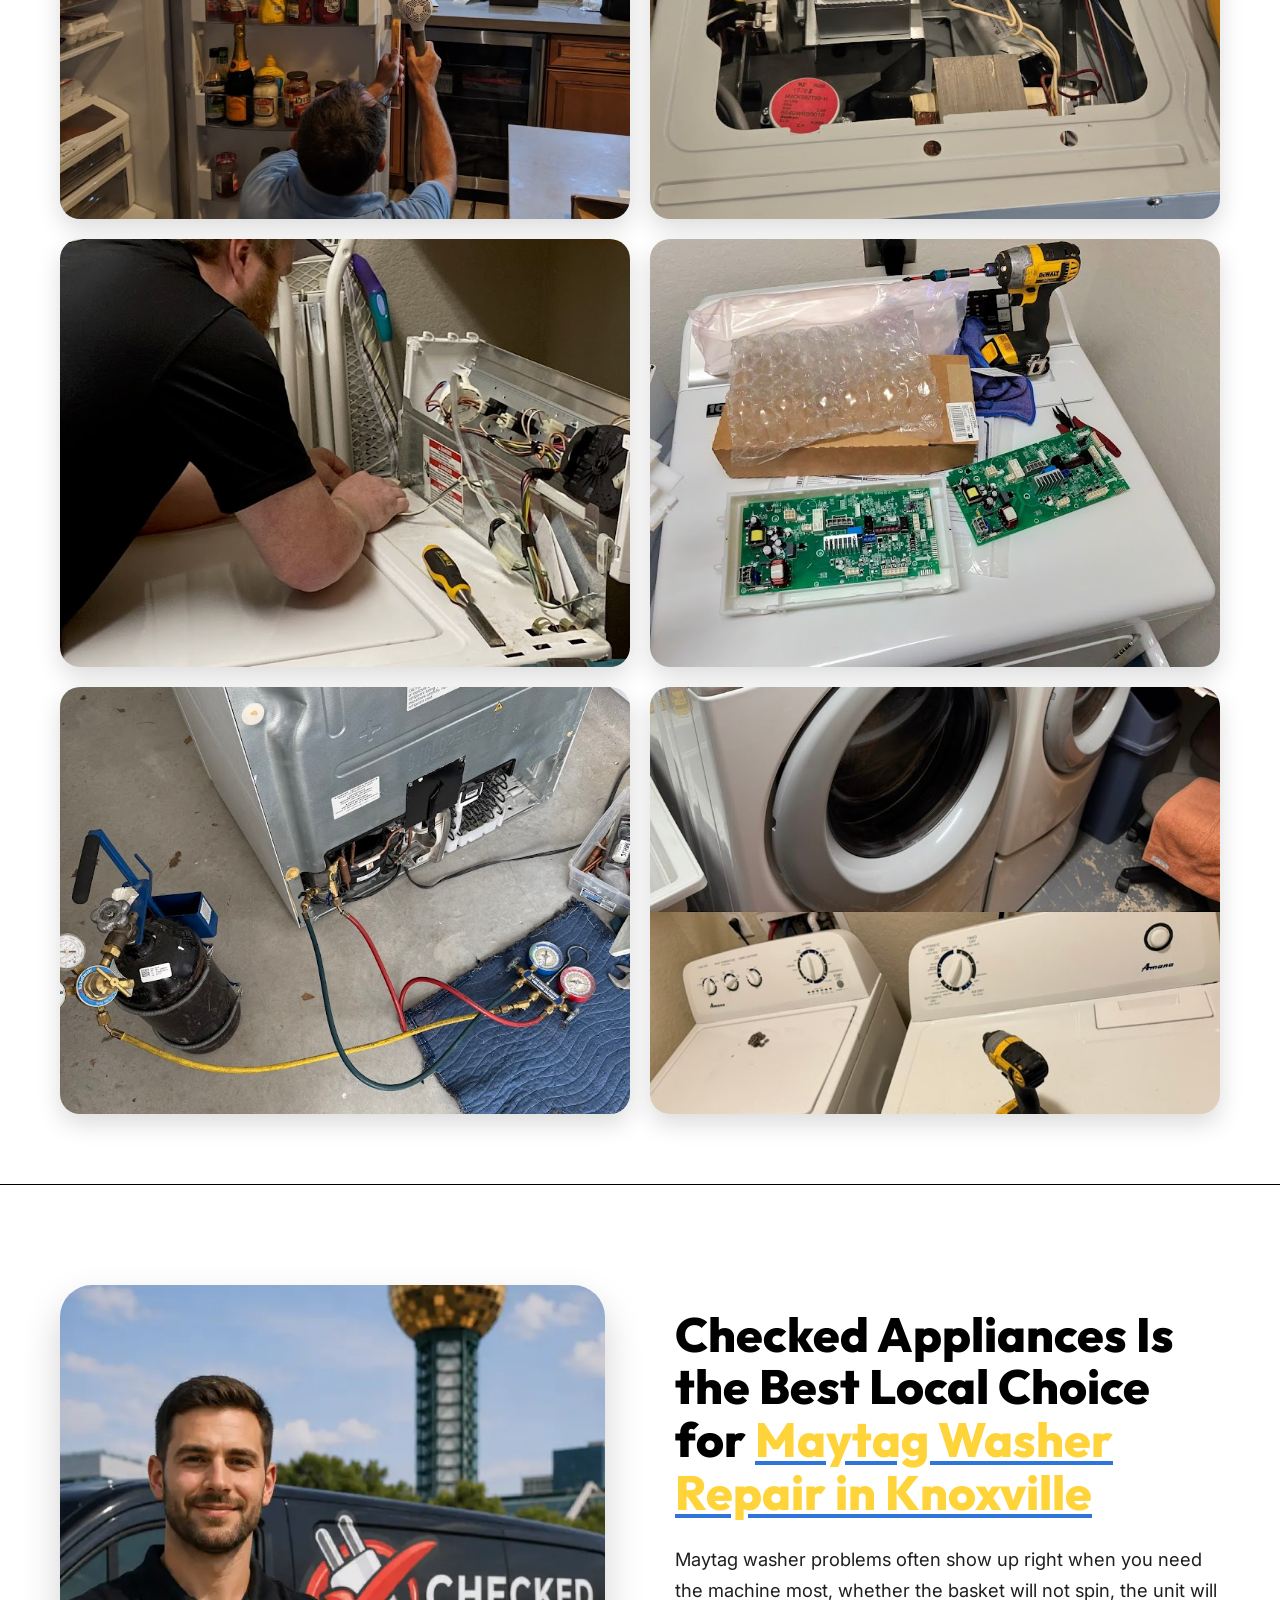
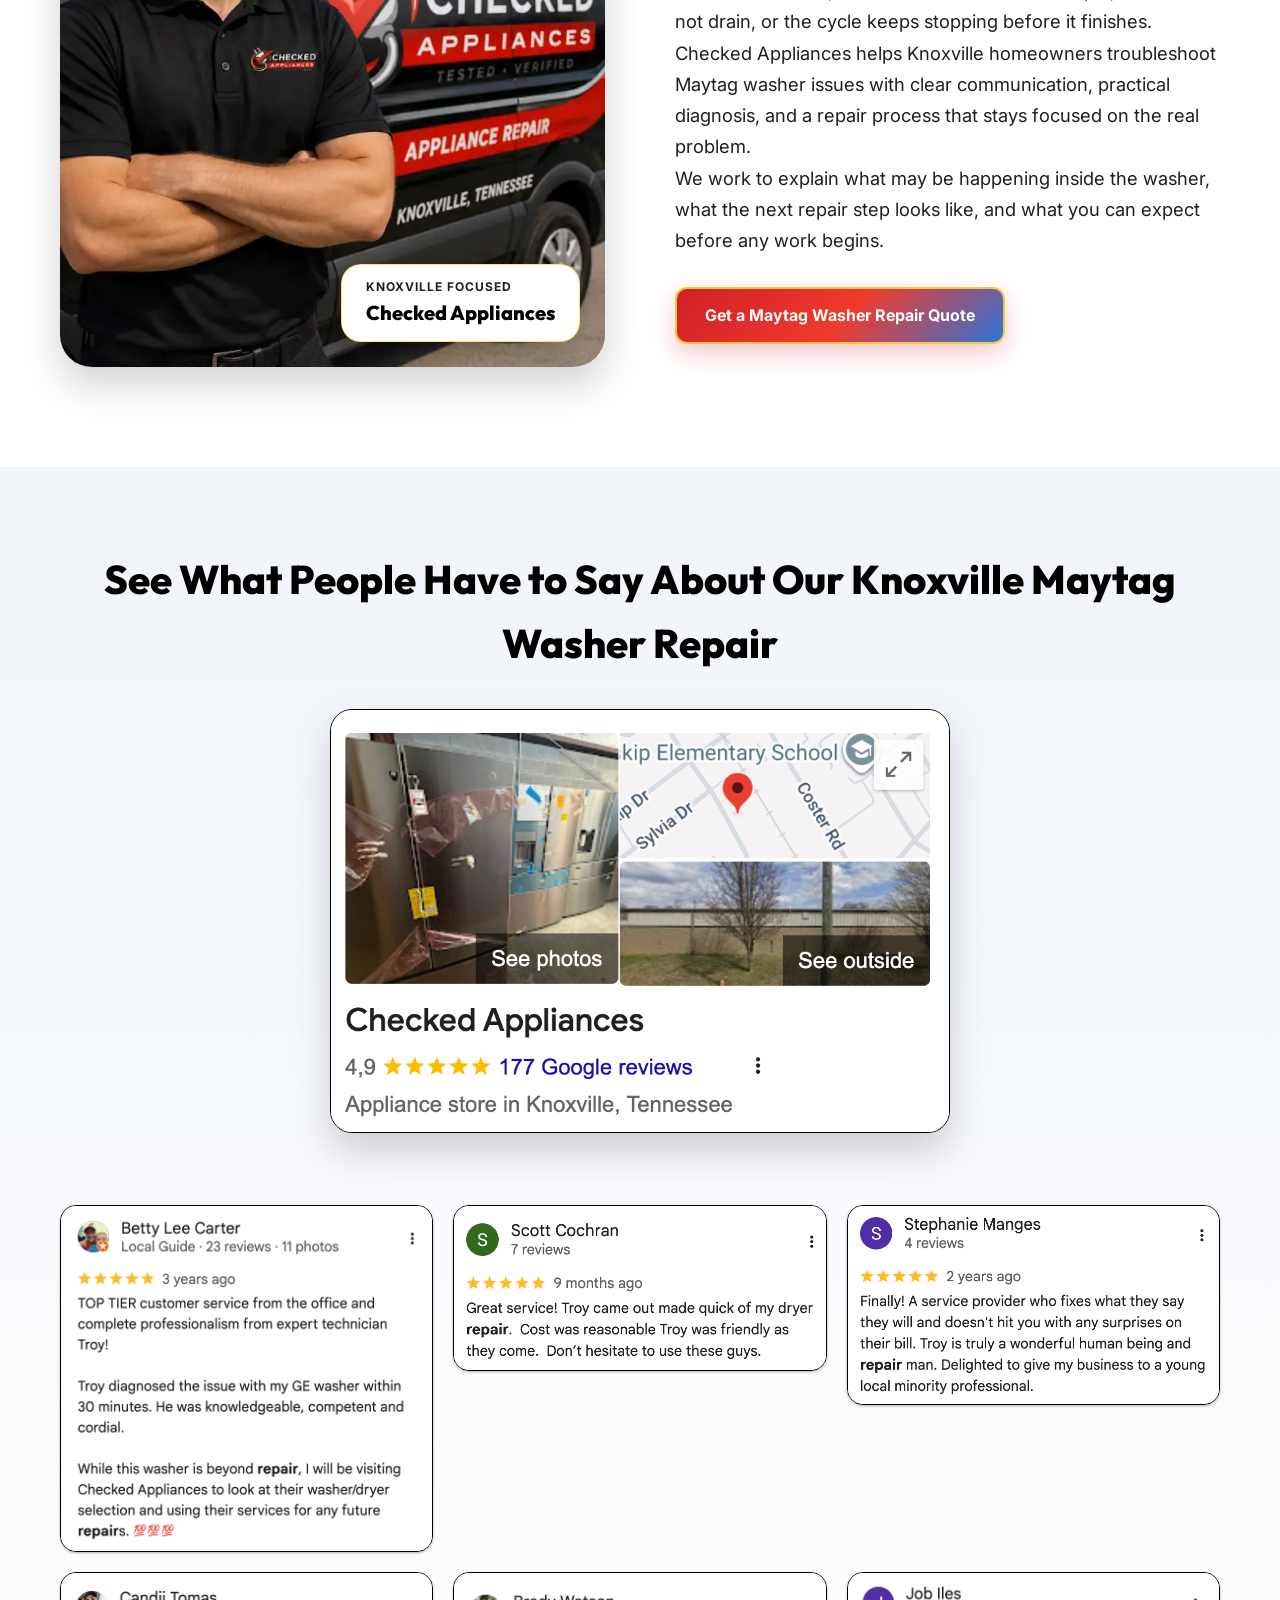
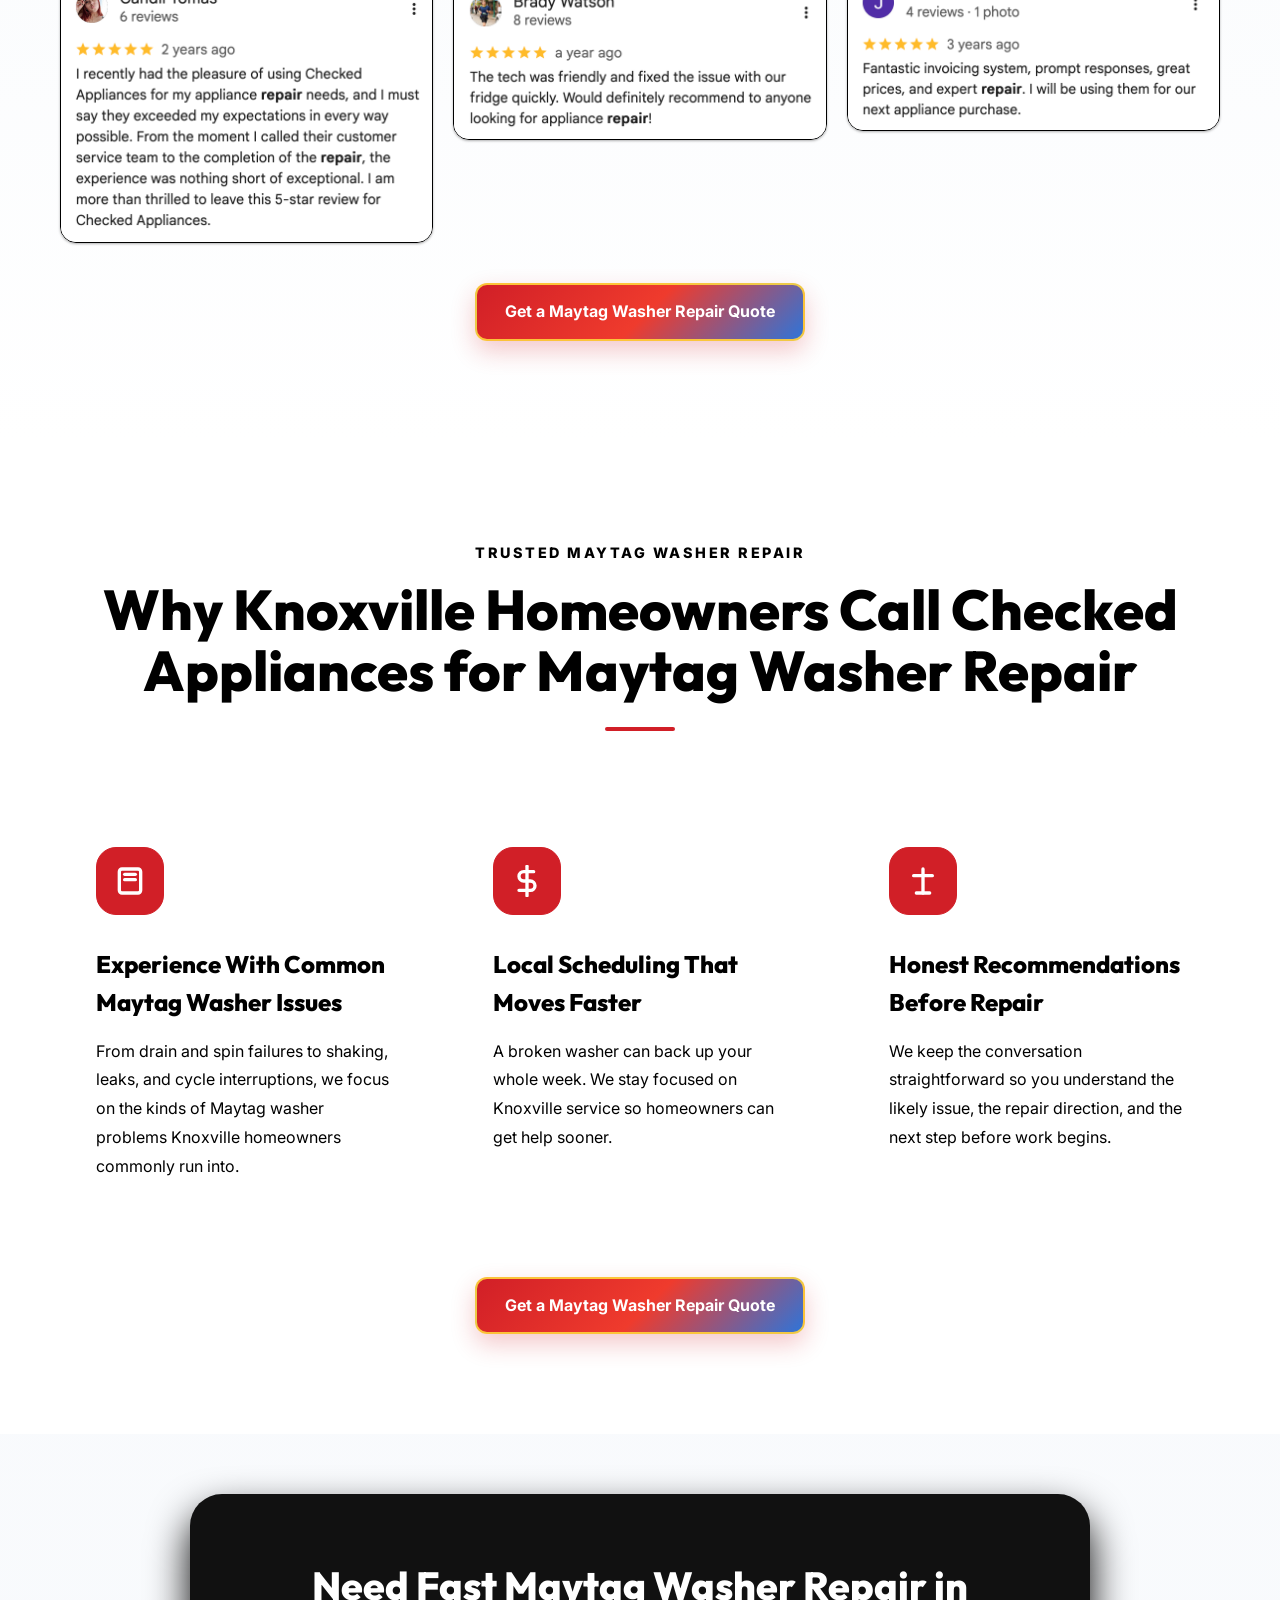
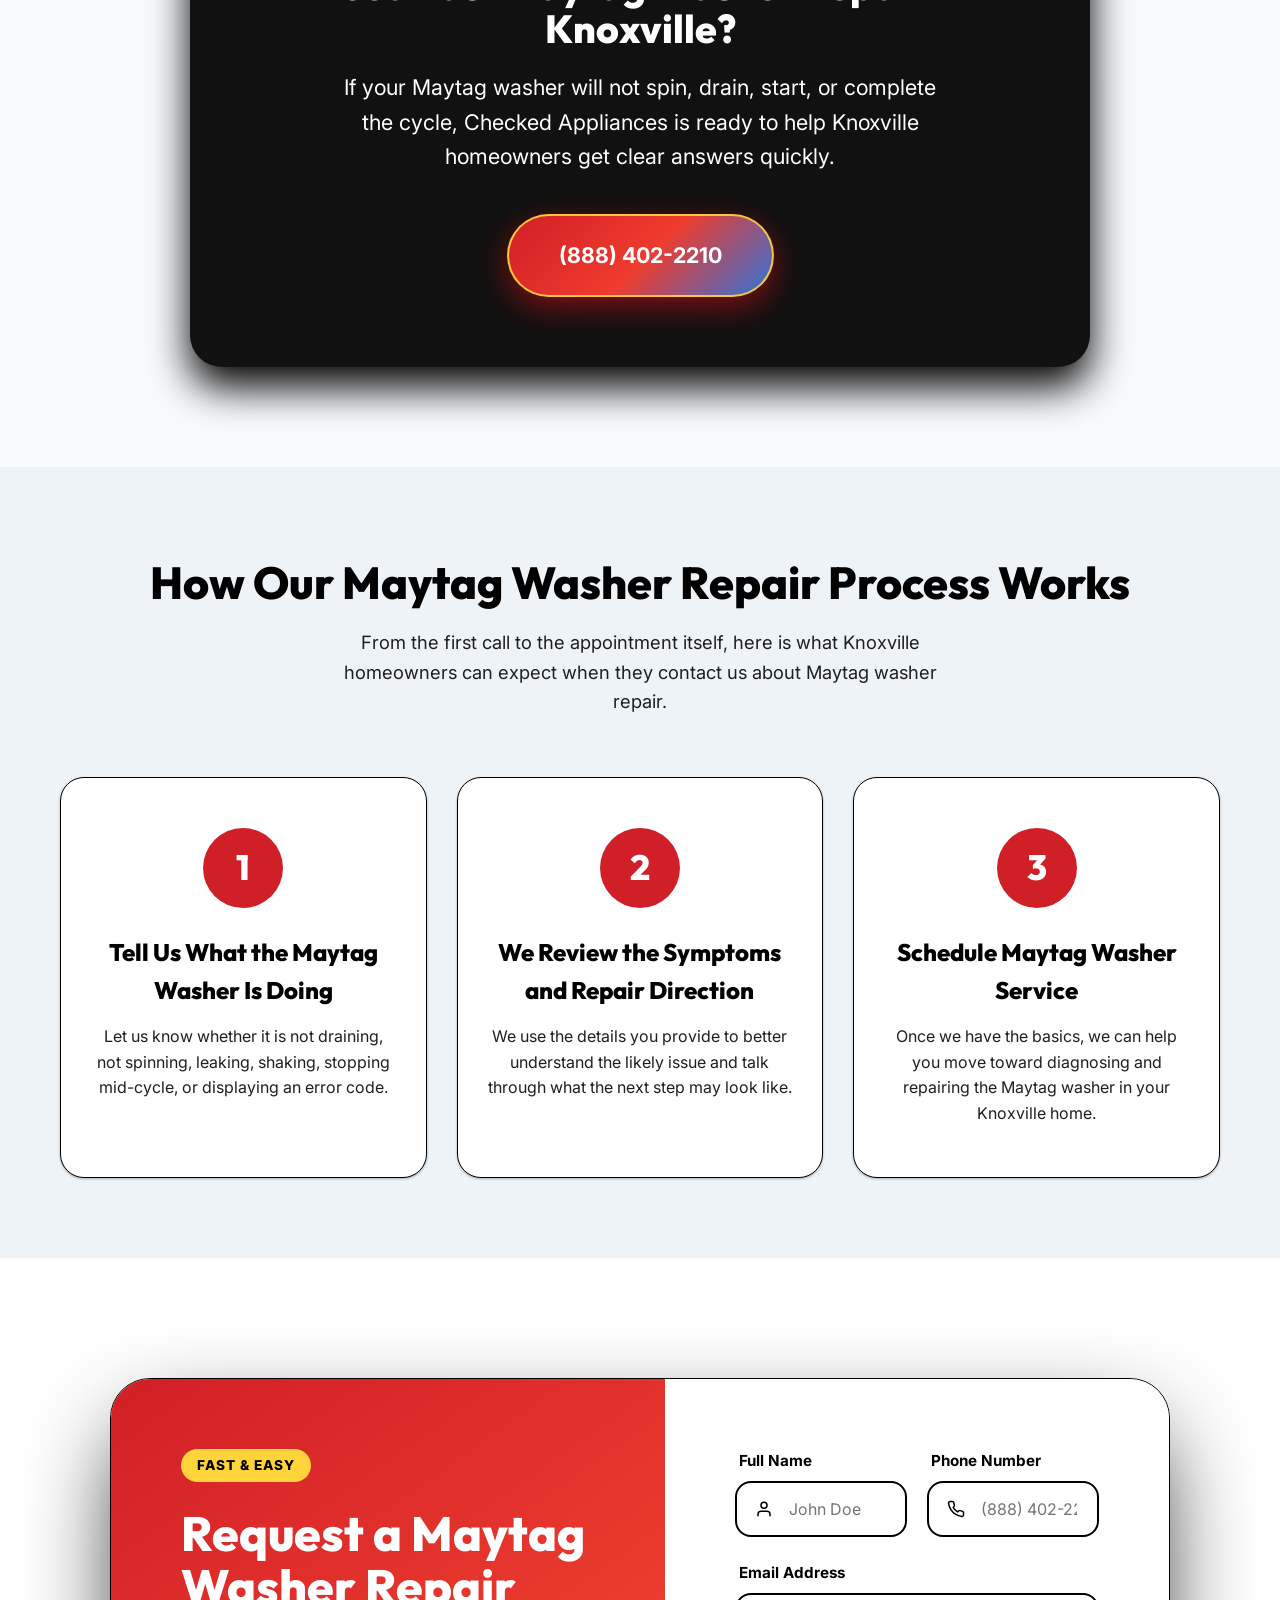
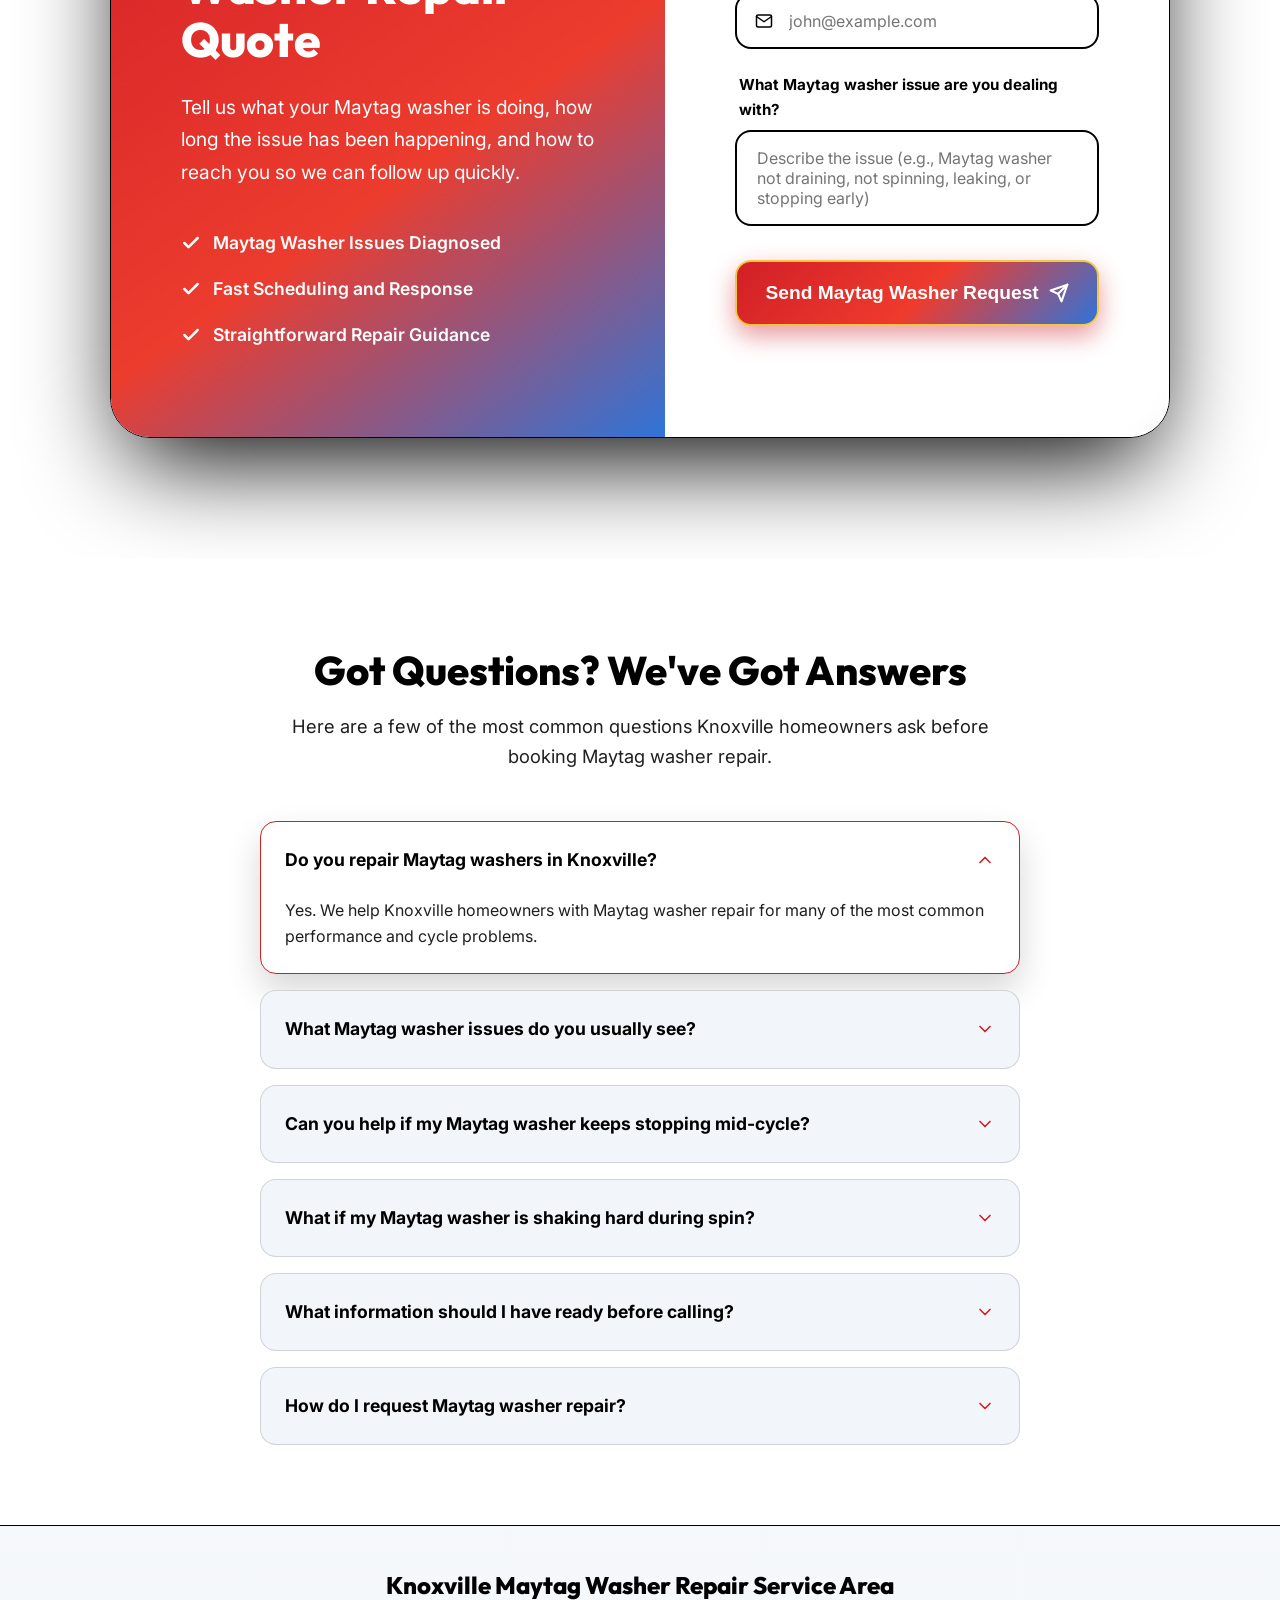
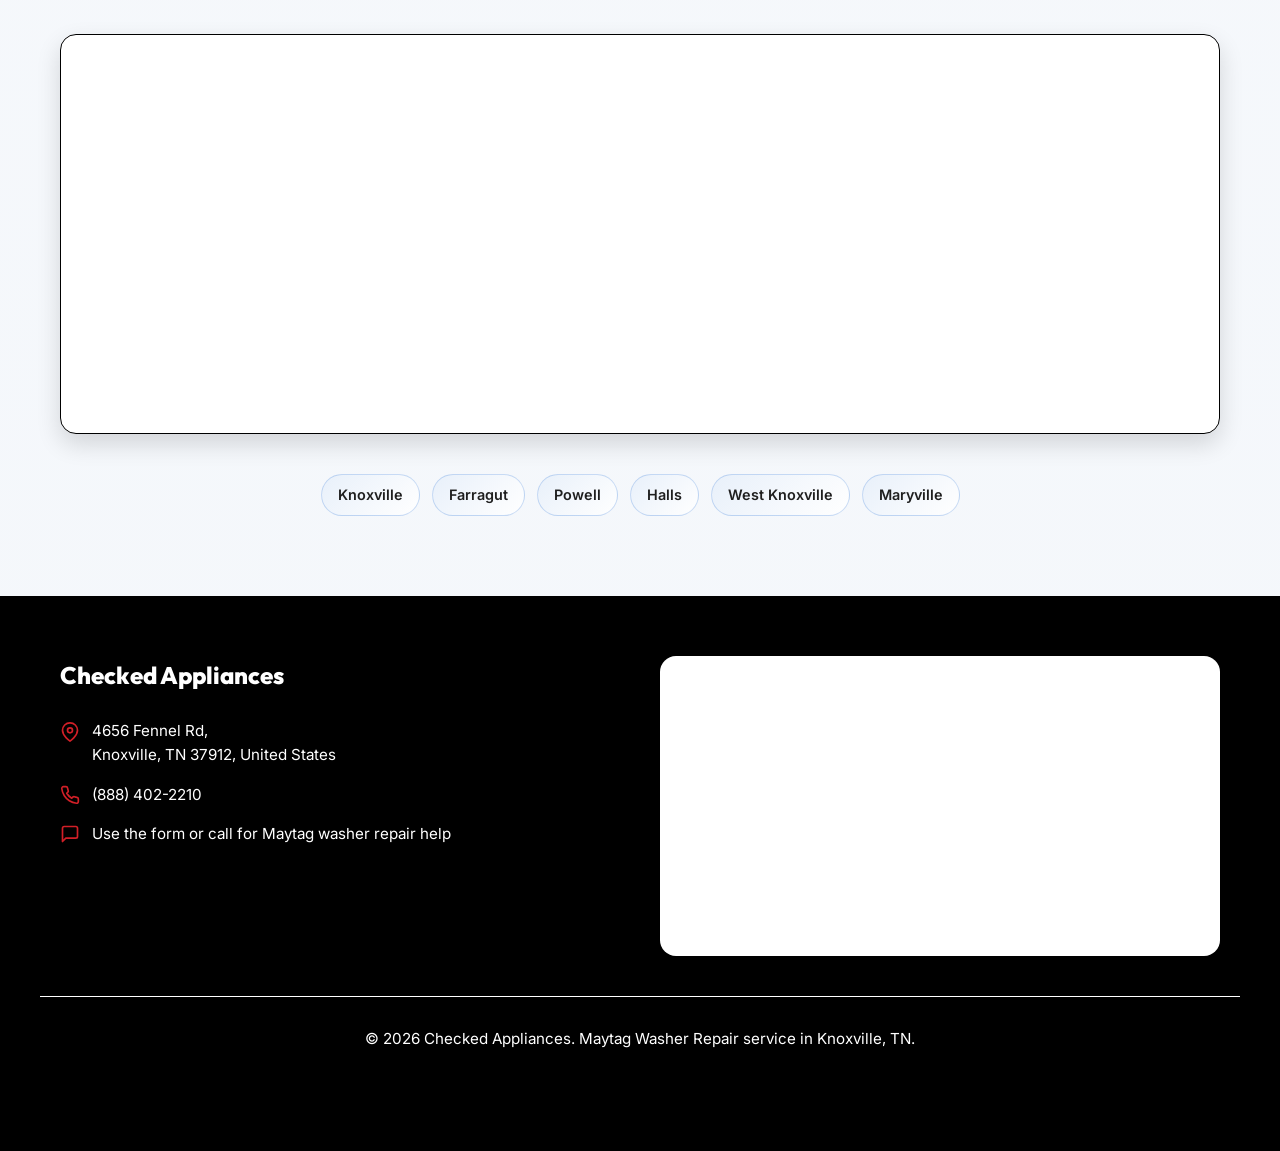
<file: maytag-washer-repair.html>
<!DOCTYPE html>
<html lang="en">

<head>
    <!-- Google Tag Manager -->
    <script>(function(w,d,s,l,i){w[l]=w[l]||[];w[l].push({'gtm.start':
    new Date().getTime(),event:'gtm.js'});var f=d.getElementsByTagName(s)[0],
    j=d.createElement(s),dl=l!='dataLayer'?'&l='+l:'';j.async=true;j.src=
    'https://www.googletagmanager.com/gtm.js?id='+i+dl;f.parentNode.insertBefore(j,f);
    })(window,document,'script','dataLayer','GTM-M6Q2LPB6');</script>
    <!-- End Google Tag Manager -->
    <script async src="https://www.googletagmanager.com/gtag/js?id=AW-18150747746"></script>
    <script>
      window.dataLayer = window.dataLayer || [];
      function gtag(){dataLayer.push(arguments);}
      gtag("js", new Date());
      gtag("config", "AW-18150747746");
      gtag("config", "AW-18150747746/WUlqCL2T59EcEOLc-c5D", {
        phone_conversion_number: "(888) 402-2210"
      });

      function gtag_report_conversion(url) {
        var callback = function () {
          if (typeof url !== "undefined") {
            window.location = url;
          }
        };
        gtag("event", "conversion", {
          send_to: "AW-18150747746/WUlqCL2T59EcEOLc-c5D",
          event_callback: callback,
          event_timeout: 2000
        });
        return false;
      }
    </script>
    <meta charset="UTF-8">
    <meta name="viewport" content="width=device-width, initial-scale=1.0">
    <title>Checked Appliances | Maytag Washer Repair Knoxville</title>
    <meta name="description"
        content="Checked Appliances provides Maytag washer repair in Knoxville, TN for Maytag washing machines with spin, drain, leak, and cycle issues.">
    <link rel="stylesheet" href="style.css">
    <link rel="preconnect" href="https://fonts.googleapis.com">
    <link rel="preconnect" href="https://fonts.gstatic.com" crossorigin>
    <link
        href="https://fonts.googleapis.com/css2?family=Inter:wght@400;500;600;700;800&family=Outfit:wght@400;600;700;800&display=swap"
        rel="stylesheet">
    <script type="application/ld+json">
    {
      "@context": "https://schema.org",
      "@type": "LocalBusiness",
      "name": "Checked Appliances",
      "image": "Checked-Appliances-01.webp",
      "url": "./maytag-washer-repair.html",
      "telephone": "+18884022210",
      "priceRange": "$$",
      "address": {
        "@type": "PostalAddress",
        "streetAddress": "4656 Fennel Rd",
        "addressLocality": "Knoxville",
        "addressRegion": "TN",
        "postalCode": "37912",
        "addressCountry": "US"
      },
      "geo": {
        "@type": "GeoCoordinates",
        "latitude": 35.9606,
        "longitude": -83.9207
      },
      "openingHoursSpecification": {
        "@type": "OpeningHoursSpecification",
        "dayOfWeek": [
          "Monday",
          "Tuesday",
          "Wednesday",
          "Thursday",
          "Friday",
          "Saturday"
        ],
        "opens": "08:00",
        "closes": "18:00"
      },
      "sameAs": []
    }
    </script>
</head>

<body>
    <header class="sticky-header">
        <div class="container header-content">
            <div class="logo">
                <img src="Checked-Appliances-01.webp" alt="Checked Appliances logo" class="logo-img">
            </div>
            <div class="header-right">
                <a href="tel:8884022210" onclick="return gtag_report_conversion('tel:8884022210');" class="phone-link header-cta" id="header-call-link">
                    <svg class="phone-icon" viewBox="0 0 24 24" fill="none" stroke="currentColor" stroke-width="2"
                        stroke-linecap="round" stroke-linejoin="round">
                        <path
                            d="M22 16.92v3a2 2 0 0 1-2.18 2 19.79 19.79 0 0 1-8.63-3.07 19.5 19.5 0 0 1-6-6 19.79 19.79 0 0 1-3.07-8.67A2 2 0 0 1 4.11 2h3a2 2 0 0 1 2 1.72 12.84 12.84 0 0 0 .7 2.81 2 2 0 0 1-.45 2.11L8.09 9.91a16 16 0 0 0 6 6l1.27-1.27a2 2 0 0 1 2.11-.45 12.84 12.84 0 0 0 2.81.7A2 2 0 0 1 22 16.92z">
                        </path>
                    </svg>
                    (888) 402-2210
                </a>
            </div>
        </div>
    </header>

    <main id="top">
        <section class="hero-v2">
    <div class="hero-overlay"></div>
    <img src="knoxvilletn.webp" alt="Knoxville skyline" class="hero-bg-img">
    <div class="container hero-container">
        <div class="hero-content">
            <p style="color: var(--accent); font-weight: 800; font-size: 1.15rem; margin-bottom: 5px; text-transform: uppercase; letter-spacing: 1px;">Checked Appliances</p>
            <h1 style="margin-top: 0;">Maytag Washer Repair in <span class="highlight">Knoxville</span></h1>
            <ul class="hero-subtext" style="list-style: none; padding: 0; text-align: left;">
                <li style="display: flex; align-items: center; gap: 10px; margin-bottom: 12px; text-align: left;"><svg width="24" height="24" viewBox="0 0 24 24" fill="none" stroke="#ffffff" stroke-width="3" stroke-linecap="round" stroke-linejoin="round" style="flex-shrink: 0;"><polyline points="20 6 9 17 4 12"></polyline></svg>Repair for Maytag washers that will not spin, drain, or finish a cycle</li><li style="display: flex; align-items: center; gap: 10px; margin-bottom: 12px; text-align: left;"><svg width="24" height="24" viewBox="0 0 24 24" fill="none" stroke="#ffffff" stroke-width="3" stroke-linecap="round" stroke-linejoin="round" style="flex-shrink: 0;"><polyline points="20 6 9 17 4 12"></polyline></svg>Help with leaks, balance problems, unusual noise, and error codes</li><li style="display: flex; align-items: center; gap: 10px; margin-bottom: 0; text-align: left;"><svg width="24" height="24" viewBox="0 0 24 24" fill="none" stroke="#ffffff" stroke-width="3" stroke-linecap="round" stroke-linejoin="round" style="flex-shrink: 0;"><polyline points="20 6 9 17 4 12"></polyline></svg>Clear repair guidance and honest pricing before work begins</li>
            </ul>

            <div class="hero-actions-container">
                <a href="tel:8884022210" onclick="return gtag_report_conversion('tel:8884022210');" class="btn btn-primary btn-cta-main" id="hero-call-btn">
                    <svg class="phone-icon ring-animation" viewBox="0 0 24 24" fill="none" stroke="currentColor"
                        stroke-width="2" stroke-linecap="round" stroke-linejoin="round">
                        <path d="M22 16.92v3a2 2 0 0 1-2.18 2 19.79 19.79 0 0 1-8.63-3.07 19.5 19.5 0 0 1-6-6 19.79 19.79 0 0 1-3.07-8.67A2 2 0 0 1 4.11 2h3a2 2 0 0 1 2 1.72 12.84 12.84 0 0 0 .7 2.81 2 2 0 0 1-.45 2.11L8.09 9.91a16 16 0 0 0 6 6l1.27-1.27a2 2 0 0 1 2.11-.45 12.84 12.84 0 0 0 2.81.7A2 2 0 0 1 22 16.92z"></path>
                    </svg>
                    (888) 402-2210
                </a>
            </div>

            <div style="margin-top: 8px;">
                <div style="display: inline-flex; align-items: center; gap: 12px; background: #ffffff; padding: 10px 18px; border-radius: 50px; box-shadow: var(--shadow-md); border: 1px solid #000000;">
                    <div style="width: 36px; height: 36px; background: #fff; border-radius: 50%; box-shadow: 0 2px 5px #000000; display: flex; align-items: center; justify-content: center; flex-shrink: 0;">
                        <svg width="20" height="20" viewBox="0 0 24 24">
                          <path fill="#4285F4" d="M22.56 12.25c0-.78-.07-1.53-.2-2.25H12v4.26h5.92c-.26 1.37-1.04 2.53-2.21 3.31v2.77h3.57c2.08-1.92 3.28-4.74 3.28-8.09z"/>
                          <path fill="#34A853" d="M12 23c2.97 0 5.46-.98 7.28-2.66l-3.57-2.77c-.98.66-2.23 1.06-3.71 1.06-2.86 0-5.29-1.93-6.16-4.53H2.18v2.84C3.99 20.53 7.7 23 12 23z"/>
                          <path fill="#FBBC05" d="M5.84 14.09c-.22-.66-.35-1.36-.35-2.09s.13-1.43.35-2.09V7.07H2.18C1.43 8.55 1 10.22 1 12s.43 3.45 1.18 4.93l3.66-2.84z"/>
                          <path fill="#EA4335" d="M12 5.38c1.62 0 3.06.56 4.21 1.64l3.15-3.15C17.45 2.09 14.97 1 12 1 7.7 1 3.99 3.47 2.18 7.07l3.66 2.84c.87-2.6 3.3-4.53 6.16-4.53z"/>
                        </svg>
                    </div>
                    <div style="display: flex; flex-direction: column; align-items: flex-start; text-align: left;">
                        <div style="display: flex; gap: 3px; color: #f4b400;">
                            <svg width="16" height="16" viewBox="0 0 24 24" fill="currentColor"><path d="M12 2L15.09 8.26L22 9.27L17 14.14L18.18 21.02L12 17.77L5.82 21.02L7 14.14L2 9.27L8.91 8.26L12 2Z"/></svg>
                            <svg width="16" height="16" viewBox="0 0 24 24" fill="currentColor"><path d="M12 2L15.09 8.26L22 9.27L17 14.14L18.18 21.02L12 17.77L5.82 21.02L7 14.14L2 9.27L8.91 8.26L12 2Z"/></svg>
                            <svg width="16" height="16" viewBox="0 0 24 24" fill="currentColor"><path d="M12 2L15.09 8.26L22 9.27L17 14.14L18.18 21.02L12 17.77L5.82 21.02L7 14.14L2 9.27L8.91 8.26L12 2Z"/></svg>
                            <svg width="16" height="16" viewBox="0 0 24 24" fill="currentColor"><path d="M12 2L15.09 8.26L22 9.27L17 14.14L18.18 21.02L12 17.77L5.82 21.02L7 14.14L2 9.27L8.91 8.26L12 2Z"/></svg>
                            <svg width="16" height="16" viewBox="0 0 24 24" fill="currentColor"><path d="M12 2L15.09 8.26L22 9.27L17 14.14L18.18 21.02L12 17.77L5.82 21.02L7 14.14L2 9.27L8.91 8.26L12 2Z"/></svg>
                        </div>
                        <span style="font-size: 0.85rem; font-weight: 700; color: var(--text-main); margin-top: 2px;">Google Reviews <span style="font-weight: 500; color: var(--text-light);">5.0 out of 5 stars</span></span>
                    </div>
                </div>

                <div class="desktop-hero-photo desktop-only">
                    <img src="placeholder.svg" alt="Checked Appliances technician placeholder" class="desktop-hero-photo-img">
                </div>

                <div class="mobile-truck-anim-hero mobile-only truck-trigger">
                    <img src="placeholder.svg" alt="Checked Appliances service placeholder" class="truck-img-hero">
                </div>
            </div>
        </div>
        <aside class="hero-form-panel desktop-only" aria-label="Request maytag washer repair">
            <div class="hero-form-card">
                <p class="hero-form-kicker">Fast Response</p>
                <h3>Request Maytag Washer Repair in Knoxville</h3>
                <p class="hero-form-copy">Tell us what your Maytag washer is doing and whether it is leaking, not spinning, not draining, or stopping early, and we will follow up quickly about service.</p>
                <form data-netlify="true" name="hero-maytag-washer-repair-quote" class="hero-quick-form">
                    <input type="hidden" name="form-name" value="hero-maytag-washer-repair-quote">
                    <input type="hidden" name="service" value="Maytag Washer Repair">
                    <label for="hero-name">Full Name</label>
                    <input type="text" id="hero-name" name="name" required placeholder="John Doe">

                    <label for="hero-phone">Phone Number</label>
                    <input type="tel" id="hero-phone" name="phone" required placeholder="(888) 402-2210">

                    <label for="hero-needs">Appliance Problem</label>
                    <textarea id="hero-needs" name="needs" rows="3" required placeholder="Example: Maytag washer not spinning, not draining, shaking badly, leaking, showing error code"></textarea>

                    <button type="submit" class="btn btn-primary hero-form-submit">Request My Service Call</button>
                </form>
            </div>
        </aside>
        </div>
    </div>
</section>

        <section class="appliance-strip">
    <div class="container">
        <div class="appliance-strip-inner">
            <h3>Maytag Washer Problems We Repair</h3>
            <div class="appliance-strip-grid">
                <div class="appliance-pill"><svg width="28" height="28" viewBox="0 0 24 24" fill="none" stroke="currentColor" stroke-width="1.9" stroke-linecap="round" stroke-linejoin="round"><rect x="4" y="3" width="16" height="18" rx="2"></rect><path d="M8 7h8"></path><path d="M8 11h8"></path><path d="M9 15h6"></path></svg><span>Won't Start</span></div><div class="appliance-pill"><svg width="28" height="28" viewBox="0 0 24 24" fill="none" stroke="currentColor" stroke-width="1.9" stroke-linecap="round" stroke-linejoin="round"><rect x="5" y="3" width="14" height="18" rx="2"></rect><circle cx="12" cy="10" r="3.5"></circle><path d="M8 6h.01"></path><path d="M16 6h.01"></path></svg><span>Not Spinning</span></div><div class="appliance-pill"><svg width="28" height="28" viewBox="0 0 24 24" fill="none" stroke="currentColor" stroke-width="1.9" stroke-linecap="round" stroke-linejoin="round"><rect x="6" y="2.5" width="12" height="19" rx="2"></rect><path d="M9 6h6"></path><path d="M9 10h6"></path><path d="M9 14h6"></path></svg><span>Drain Problems</span></div><div class="appliance-pill"><svg width="28" height="28" viewBox="0 0 24 24" fill="none" stroke="currentColor" stroke-width="1.9" stroke-linecap="round" stroke-linejoin="round"><rect x="5" y="3" width="14" height="18" rx="2"></rect><circle cx="12" cy="12" r="4"></circle><path d="M8 6h.01"></path><path d="M16 6h.01"></path></svg><span>Shaking</span></div><div class="appliance-pill"><svg width="28" height="28" viewBox="0 0 24 24" fill="none" stroke="currentColor" stroke-width="1.9" stroke-linecap="round" stroke-linejoin="round"><rect x="5" y="4" width="14" height="16" rx="2"></rect><path d="M8 8h8"></path><path d="M8 12h8"></path><path d="M9 17h6"></path></svg><span>Error Codes</span></div>
            </div>
        </div>
    </div>
</section>

        <section class="team-gallery" style="background: var(--white); padding: 70px 0;">
    <div class="container">
        <div class="section-header" style="margin-bottom: 40px;">
            <h2>See Our Knoxville Maytag Washer Repair Team at Work</h2>
        </div>
        <div class="team-grid">
            <div class="team-item"><img src="appliancerepair1.jpg" alt="Technician repairing an appliance in Knoxville" style="position: absolute; top: 0; left: 0; width: 100%; height: 100%; object-fit: cover;"></div>
            <div class="team-item"><img src="appliancerepair2.jpg" alt="Appliance diagnostics in Knoxville" style="position: absolute; top: 0; left: 0; width: 100%; height: 100%; object-fit: cover;"></div>
            <div class="team-item"><img src="appliancerepair3.jpg" alt="Appliance repair service in Knoxville" style="position: absolute; top: 0; left: 0; width: 100%; height: 100%; object-fit: cover;"></div>
            <div class="team-item"><img src="appliancerepair5.jpg" alt="Appliance control board repair in Knoxville" style="position: absolute; top: 0; left: 0; width: 100%; height: 100%; object-fit: cover;"></div>
            <div class="team-item"><img src="appliancerepair6.jpg" alt="Refrigerator service work in Knoxville" style="position: absolute; top: 0; left: 0; width: 100%; height: 100%; object-fit: cover;"></div>
            <div class="team-item"><img src="appliancerepair7.jpg" alt="Laundry appliance repair service in Knoxville" style="position: absolute; top: 0; left: 0; width: 100%; height: 100%; object-fit: cover;"></div>
        </div>
    </div>
</section>

        <section class="owner-intro">
    <div class="container split-50">
        <div class="owner-image-box">
            <img src="checkedappliances.webp" alt="Checked Appliances technician in Knoxville" class="owner-img">
            <div class="owner-badge">
                <span class="badge-title">Knoxville Focused</span>
                <span class="badge-name">Checked Appliances</span>
            </div>
        </div>
        <div class="owner-text-box">
            <h2 class="owner-title">Checked Appliances Is the Best Local Choice for <span class="highlight">Maytag Washer Repair in Knoxville</span></h2>
            <div class="owner-blurb">
                <p>Maytag washer problems often show up right when you need the machine most, whether the basket will not spin, the unit will not drain, or the cycle keeps stopping before it finishes.<br>Checked Appliances helps Knoxville homeowners troubleshoot Maytag washer issues with clear communication, practical diagnosis, and a repair process that stays focused on the real problem.<br>We work to explain what may be happening inside the washer, what the next repair step looks like, and what you can expect before any work begins.</p>
            </div>
            <div class="owner-cta">
                <a href="#top" class="btn btn-primary">Get a Maytag Washer Repair Quote</a>
            </div>
        </div>
    </div>
</section>

        <section id="reviews" class="reviews">
    <div class="container">
        <div class="section-header" style="display: flex; flex-direction: column; align-items: center;">
            <h2>See What People Have to Say About Our Knoxville Maytag Washer Repair</h2>
            <img src="reviews-summary.png" alt="Checked Appliances Google review summary" style="width: 100%; max-width: 620px; border-radius: 22px; margin-top: 24px; margin-bottom: 22px; box-shadow: var(--shadow-lg); border: 1px solid #000000;">
        </div>

        <div class="reviews-grid-v2">
            <img src="review-1.png" alt="Checked Appliances review from Betty Lee Carter" class="review-img-v2">
            <img src="review-2.png" alt="Checked Appliances review from Scott Cochran" class="review-img-v2">
            <img src="review-3.png" alt="Checked Appliances review from Stephanie Manges" class="review-img-v2">
            <img src="review-4.png" alt="Checked Appliances review from Candii Tomas" class="review-img-v2">
            <img src="review-5.png" alt="Checked Appliances review from Brady Watson" class="review-img-v2">
            <img src="review-6.png" alt="Checked Appliances review from Job Iles" class="review-img-v2">
        </div>

        <div style="display: flex; flex-wrap: wrap; justify-content: center; gap: 14px; margin-top: 40px; margin-bottom: 20px;">
            <a href="#top" class="btn btn-primary" id="reviews-call-btn">Get a Maytag Washer Repair Quote</a>
        </div>
    </div>
</section>

                <section class="why-pick-v3">
            <div class="blob-1"></div>
            <div class="blob-2"></div>

            <div class="container" style="position: relative; z-index: 2;">
                <div class="section-header-v3">
                    <p class="subtitle-v3">Trusted Maytag Washer Repair</p>
                    <h2 class="title-v3">Why Knoxville Homeowners Call Checked Appliances for Maytag Washer Repair</h2>
                    <div class="divider-v3"></div>
                </div>

                <div class="feature-grid-v3">
                    <div class="feature-card-v3 reveal">
    <div class="icon-box-v3">
        <svg width="32" height="32" viewBox="0 0 24 24" fill="none" stroke="#ffffff" stroke-width="2.5" stroke-linecap="round" stroke-linejoin="round"><rect x="4" y="3" width="16" height="18" rx="2"/><line x1="8" y1="7" x2="16" y2="7"/><line x1="8" y1="11" x2="16" y2="11"/></svg>
    </div>
    <h3 class="card-title-v3">Experience With Common Maytag Washer Issues</h3>
    <p class="card-text-v3">From drain and spin failures to shaking, leaks, and cycle interruptions, we focus on the kinds of Maytag washer problems Knoxville homeowners commonly run into.</p>
</div><div class="feature-card-v3 reveal" style="transition-delay: 0.1s;">
    <div class="icon-box-v3">
        <svg width="32" height="32" viewBox="0 0 24 24" fill="none" stroke="#ffffff" stroke-width="2.5" stroke-linecap="round" stroke-linejoin="round"><line x1="12" y1="1" x2="12" y2="23"/><path d="M17 5H9.5a3.5 3.5 0 0 0 0 7h5a3.5 3.5 0 0 1 0 7H6"/></svg>
    </div>
    <h3 class="card-title-v3">Local Scheduling That Moves Faster</h3>
    <p class="card-text-v3">A broken washer can back up your whole week. We stay focused on Knoxville service so homeowners can get help sooner.</p>
</div><div class="feature-card-v3 reveal" style="transition-delay: 0.2s;">
    <div class="icon-box-v3">
        <svg width="32" height="32" viewBox="0 0 24 24" fill="none" stroke="#ffffff" stroke-width="2.5" stroke-linecap="round" stroke-linejoin="round"><path d="M12 3v18"/><path d="M5 8h14"/><path d="M7 21h10"/></svg>
    </div>
    <h3 class="card-title-v3">Honest Recommendations Before Repair</h3>
    <p class="card-text-v3">We keep the conversation straightforward so you understand the likely issue, the repair direction, and the next step before work begins.</p>
</div>
                </div>

                <div style="display: flex; flex-wrap: wrap; justify-content: center; gap: 14px; margin-top: 50px;">
                    <a href="#top" class="btn btn-primary" id="why-pick-call-btn">Get a Maytag Washer Repair Quote</a>
                </div>
            </div>
        </section>

        <section class="final-cta" style="padding: 60px 20px 100px;">
    <div class="container" style="background: #111111; border-radius: 32px; padding: 70px 30px; text-align: center; box-shadow: 0 20px 40px #000000; position: relative; overflow: hidden; max-width: 900px; margin: 0 auto;">
        <h2 style="color: var(--white); position: relative; z-index: 2; line-height: 1.1;">Need Fast Maytag Washer Repair in Knoxville?</h2>
        <p style="color: #ffffff; position: relative; z-index: 2; max-width: 600px; margin: 0 auto 40px auto; font-size: 1.35rem;">If your Maytag washer will not spin, drain, start, or complete the cycle, Checked Appliances is ready to help Knoxville homeowners get clear answers quickly.</p>
        <div style="position: relative; z-index: 2; display: flex; flex-wrap: wrap; align-items: center; justify-content: center; gap: 16px;">
            <a href="tel:8884022210" onclick="return gtag_report_conversion('tel:8884022210');" class="btn btn-primary btn-large" id="final-call-btn" style="padding: 22px 50px; border-radius: 50px; display: inline-flex; align-items: center; gap: 16px; box-shadow: 0 10px 30px #7f0f14; font-size: 1.35rem;">
                (888) 402-2210
            </a>
        </div>
    </div>
</section>

                <section class="process" style="padding: 80px 0; background: var(--bg-light);">
            <div class="container">
                <div class="section-header" style="text-align: center; margin-bottom: 60px;">
                    <h2 style="font-size: 2.8rem; color: var(--primary);">How Our Maytag Washer Repair Process Works</h2>
                    <p style="color: var(--text-light); font-size: 1.15rem; max-width: 600px; margin: 10px auto 0;">From the first call to the appointment itself, here is what Knoxville homeowners can expect when they contact us about Maytag washer repair.</p>
                </div>

                <div style="display: grid; grid-template-columns: repeat(auto-fit, minmax(300px, 1fr)); gap: 30px; position: relative;">
                    <div style="background: var(--white); padding: 50px 30px; border-radius: 24px; text-align: center; box-shadow: var(--shadow-sm); border: 1px solid #000000; transition: transform 0.3s ease;">
    <div style="width: 80px; height: 80px; background: #d11f27; color: #ffffff; border-radius: 50%; display: flex; align-items: center; justify-content: center; font-size: 2.2rem; margin: 0 auto 25px; font-weight: 800; font-family: 'Outfit', sans-serif;">1</div>
    <h3 style="font-size: 1.5rem; margin-bottom: 15px; color: var(--primary);">Tell Us What the Maytag Washer Is Doing</h3>
    <p style="color: var(--text-light); line-height: 1.6;">Let us know whether it is not draining, not spinning, leaking, shaking, stopping mid-cycle, or displaying an error code.</p>
</div><div style="background: var(--white); padding: 50px 30px; border-radius: 24px; text-align: center; box-shadow: var(--shadow-sm); border: 1px solid #000000; transition: transform 0.3s ease;">
    <div style="width: 80px; height: 80px; background: #d11f27; color: #ffffff; border-radius: 50%; display: flex; align-items: center; justify-content: center; font-size: 2.2rem; margin: 0 auto 25px; font-weight: 800; font-family: 'Outfit', sans-serif;">2</div>
    <h3 style="font-size: 1.5rem; margin-bottom: 15px; color: var(--primary);">We Review the Symptoms and Repair Direction</h3>
    <p style="color: var(--text-light); line-height: 1.6;">We use the details you provide to better understand the likely issue and talk through what the next step may look like.</p>
</div><div style="background: var(--white); padding: 50px 30px; border-radius: 24px; text-align: center; box-shadow: var(--shadow-sm); border: 1px solid #000000; transition: transform 0.3s ease;">
    <div style="width: 80px; height: 80px; background: #d11f27; color: #ffffff; border-radius: 50%; display: flex; align-items: center; justify-content: center; font-size: 2.2rem; margin: 0 auto 25px; font-weight: 800; font-family: 'Outfit', sans-serif;">3</div>
    <h3 style="font-size: 1.5rem; margin-bottom: 15px; color: var(--primary);">Schedule Maytag Washer Service</h3>
    <p style="color: var(--text-light); line-height: 1.6;">Once we have the basics, we can help you move toward diagnosing and repairing the Maytag washer in your Knoxville home.</p>
</div>
                </div>
            </div>
        </section>

        <section id="quote-form" class="quote-form-section-v2">
    <div class="container container-medium">
        <div class="form-wrapper-v2">
            <div class="form-grid-v2">
                <div class="form-content-v2">
                    <span class="form-tag">Fast & Easy</span>
                    <h2 class="form-title">Request a <span class="highlight">Maytag Washer Repair Quote</span></h2>
                    <p class="form-description">Tell us what your Maytag washer is doing, how long the issue has been happening, and how to reach you so we can follow up quickly.</p>

                    <ul class="form-perks">
                        <li><svg width="20" height="20" viewBox="0 0 24 24" fill="none" stroke="#ffffff" stroke-width="3" stroke-linecap="round" stroke-linejoin="round"><polyline points="20 6 9 17 4 12"></polyline></svg>Maytag Washer Issues Diagnosed</li>
                        <li><svg width="20" height="20" viewBox="0 0 24 24" fill="none" stroke="#ffffff" stroke-width="3" stroke-linecap="round" stroke-linejoin="round"><polyline points="20 6 9 17 4 12"></polyline></svg>Fast Scheduling and Response</li>
                        <li><svg width="20" height="20" viewBox="0 0 24 24" fill="none" stroke="#ffffff" stroke-width="3" stroke-linecap="round" stroke-linejoin="round"><polyline points="20 6 9 17 4 12"></polyline></svg>Straightforward Repair Guidance</li>
                    </ul>
                </div>

                <div class="form-container-v2">
                    <form id="lead-form" data-netlify="true" name="maytag-washer-repair-quote" class="premium-form">
                        <input type="hidden" name="form-name" value="maytag-washer-repair-quote">
                        <input type="hidden" name="service" value="Maytag Washer Repair">
                        <div class="input-row">
                            <div class="input-field">
                                <label for="name">Full Name</label>
                                <div class="input-wrapper">
                                    <svg class="input-icon" width="18" height="18" viewBox="0 0 24 24" fill="none" stroke="currentColor" stroke-width="2" stroke-linecap="round" stroke-linejoin="round"><path d="M20 21v-2a4 4 0 0 0-4-4H8a4 4 0 0 0-4 4v2"></path><circle cx="12" cy="7" r="4"></circle></svg>
                                    <input type="text" id="name" name="name" required placeholder="John Doe">
                                </div>
                            </div>
                            <div class="input-field">
                                <label for="phone">Phone Number</label>
                                <div class="input-wrapper">
                                    <svg class="input-icon" width="18" height="18" viewBox="0 0 24 24" fill="none" stroke="currentColor" stroke-width="2" stroke-linecap="round" stroke-linejoin="round"><path d="M22 16.92v3a2 2 0 0 1-2.18 2 19.79 19.79 0 0 1-8.63-3.07 19.5 19.5 0 0 1-6-6 19.79 19.79 0 0 1-3.07-8.67A2 2 0 0 1 4.11 2h3a2 2 0 0 1 2 1.72 12.84 12.84 0 0 0 .7 2.81 2 2 0 0 1-.45 2.11L8.09 9.91a16 16 0 0 0 6 6l1.27-1.27a2 2 0 0 1 2.11-.45 12.84 12.84 0 0 0 2.81.7A2 2 0 0 1 22 16.92z"></path></svg>
                                    <input type="tel" id="phone" name="phone" required placeholder="(888) 402-2210">
                                </div>
                            </div>
                        </div>
                        <div class="input-field">
                            <label for="email">Email Address</label>
                            <div class="input-wrapper">
                                <svg class="input-icon" width="18" height="18" viewBox="0 0 24 24" fill="none" stroke="currentColor" stroke-width="2" stroke-linecap="round" stroke-linejoin="round"><path d="M4 4h16c1.1 0 2 .9 2 2v12c0 1.1-.9 2-2 2H4c-1.1 0-2-.9-2-2V6c0-1.1.9-2 2-2z"></path><polyline points="22,6 12,13 2,6"></polyline></svg>
                                <input type="email" id="email" name="email" required placeholder="john@example.com">
                            </div>
                        </div>
                        <div class="input-field">
                            <label for="needs">What Maytag washer issue are you dealing with?</label>
                            <div class="input-wrapper">
                                <textarea id="needs" name="needs" rows="3" required placeholder="Describe the issue (e.g., Maytag washer not draining, not spinning, leaking, or stopping early)"></textarea>
                            </div>
                        </div>
                        <button type="submit" class="btn btn-primary submit-btn-v2">
                            <span>Send Maytag Washer Request</span>
                            <svg width="20" height="20" viewBox="0 0 24 24" fill="none" stroke="currentColor" stroke-width="2.5" stroke-linecap="round" stroke-linejoin="round"><line x1="22" y1="2" x2="11" y2="13"></line><polygon points="22 2 15 22 11 13 2 9 22 2"></polygon></svg>
                        </button>
                    </form>
                </div>
            </div>
        </div>
    </div>
</section>

        <div id="success-modal" class="modal">
            <div class="modal-content">
                <div class="modal-header">
                    <span class="close-modal">&times;</span>
                </div>
                <div class="modal-body" style="text-align: center; padding: 20px 10px 40px;">
                    <div class="success-icon">✓</div>
                    <h3 style="font-size: 2rem; color: var(--primary); margin-bottom: 15px;">Request Received!</h3>
                    <p style="font-size: 1.15rem; color: var(--text-light); line-height: 1.6; max-width: 430px; margin: 0 auto 30px;">Thanks for submitting your form. We'll reach out in the next couple minutes.</p>
                    <button class="btn btn-primary close-modal-btn" style="width: 100%; border-radius: 50px; padding: 15px;">Awesome, Got it</button>
                </div>
            </div>
        </div>

                <section class="faq-section" style="padding: 80px 0; background: var(--white);">
            <div class="container" style="max-width: 800px;">
                <div class="section-header" style="text-align: center; margin-bottom: 50px;">
                    <h2 style="font-size: 2.5rem; color: var(--primary);">Got Questions? We've Got Answers</h2>
                    <p style="color: var(--text-light); font-size: 1.15rem; margin-top: 10px;">Here are a few of the most common questions Knoxville homeowners ask before booking Maytag washer repair.</p>
                </div>

                <div class="faq-accordion">
                    <details class="faq-item" name="faq" open>
    <summary class="faq-question">
        Do you repair Maytag washers in Knoxville?
        <svg class="faq-icon" viewBox="0 0 24 24" fill="none" stroke="currentColor" stroke-width="2" stroke-linecap="round" stroke-linejoin="round"><polyline points="6 9 12 15 18 9"></polyline></svg>
    </summary>
    <div class="faq-answer">
        <p>Yes. We help Knoxville homeowners with Maytag washer repair for many of the most common performance and cycle problems.</p>
    </div>
</details> <details class="faq-item" name="faq">
    <summary class="faq-question">
        What Maytag washer issues do you usually see?
        <svg class="faq-icon" viewBox="0 0 24 24" fill="none" stroke="currentColor" stroke-width="2" stroke-linecap="round" stroke-linejoin="round"><polyline points="6 9 12 15 18 9"></polyline></svg>
    </summary>
    <div class="faq-answer">
        <p>Common problems include not spinning, not draining, leaking, excessive shaking, cycle interruptions, lid-lock trouble, and error-code related issues.</p>
    </div>
</details> <details class="faq-item" name="faq">
    <summary class="faq-question">
        Can you help if my Maytag washer keeps stopping mid-cycle?
        <svg class="faq-icon" viewBox="0 0 24 24" fill="none" stroke="currentColor" stroke-width="2" stroke-linecap="round" stroke-linejoin="round"><polyline points="6 9 12 15 18 9"></polyline></svg>
    </summary>
    <div class="faq-answer">
        <p>Yes. If the cycle will not complete or the machine keeps stopping unexpectedly, that is something worth diagnosing before it gets worse.</p>
    </div>
</details> <details class="faq-item" name="faq">
    <summary class="faq-question">
        What if my Maytag washer is shaking hard during spin?
        <svg class="faq-icon" viewBox="0 0 24 24" fill="none" stroke="currentColor" stroke-width="2" stroke-linecap="round" stroke-linejoin="round"><polyline points="6 9 12 15 18 9"></polyline></svg>
    </summary>
    <div class="faq-answer">
        <p>Major vibration or movement can point to balance, suspension, leveling, or internal component issues. It is a good idea to stop using the machine until it is checked.</p>
    </div>
</details> <details class="faq-item" name="faq">
    <summary class="faq-question">
        What information should I have ready before calling?
        <svg class="faq-icon" viewBox="0 0 24 24" fill="none" stroke="currentColor" stroke-width="2" stroke-linecap="round" stroke-linejoin="round"><polyline points="6 9 12 15 18 9"></polyline></svg>
    </summary>
    <div class="faq-answer">
        <p>If you can, have the Maytag model number, the main symptom, and whether the washer still fills, drains, or spins at all. That helps us understand the problem faster.</p>
    </div>
</details> <details class="faq-item" name="faq">
    <summary class="faq-question">
        How do I request Maytag washer repair?
        <svg class="faq-icon" viewBox="0 0 24 24" fill="none" stroke="currentColor" stroke-width="2" stroke-linecap="round" stroke-linejoin="round"><polyline points="6 9 12 15 18 9"></polyline></svg>
    </summary>
    <div class="faq-answer">
        <p>Call <a href="tel:8884022210" onclick="return gtag_report_conversion('tel:8884022210');">(888) 402-2210</a> or use the form on this page to describe what your Maytag washer is doing and we will follow up about service.</p>
    </div>
</details>
                </div>
            </div>
        </section>

        <section class="service-areas">
            <div class="container">
                <h3>Knoxville Maytag Washer Repair Service Area</h3>
                <div class="map-container" style="display: flex; align-items: center; justify-content: center; min-height: 300px; background: #ffffff; border-radius: 16px; border: 1px solid #000000; box-shadow: var(--shadow-md); overflow: hidden;">
                    <iframe src="https://www.google.com/maps/embed?pb=!1m18!1m12!1m3!1d206689.77232661797!2d-84.090065550358!3d35.95852226036622!2m3!1f0!2f0!3f0!3m2!1i1024!2i768!4f13.1!3m3!1m2!1s0x885c162246ce42a9%3A0x7bea92dac4f534c5!2sKnoxville%2C%20TN%2C%20USA!5e0!3m2!1sen!2sua!4v1780407916148!5m2!1sen!2sua" width="600" height="450" style="border:0; width: 100%; min-height: 360px;" allowfullscreen="" loading="lazy" referrerpolicy="no-referrer-when-downgrade"></iframe>
                </div>
                <div class="tags">
                    <span class="tag">Knoxville</span>
                    <span class="tag">Farragut</span>
                    <span class="tag">Powell</span>
                    <span class="tag">Halls</span>
                    <span class="tag">West Knoxville</span>
                    <span class="tag">Maryville</span>
                </div>
            </div>
        </section>
    </main>

    <footer style="padding: 60px 0 100px; background: var(--primary); color: #ffffff; font-size: 0.95rem;">
        <div class="container" style="display: grid; grid-template-columns: repeat(auto-fit, minmax(300px, 1fr)); gap: 40px; margin-bottom: 40px; text-align: left;">
            <div class="footer-contact">
                <h3 style="color: var(--white); font-size: 1.5rem; margin-bottom: 25px;">Checked Appliances</h3>
                <p style="margin-bottom: 15px; display: flex; align-items: flex-start; gap: 12px;">
                    <svg width="20" height="20" viewBox="0 0 24 24" fill="none" stroke="currentColor" stroke-width="2" stroke-linecap="round" stroke-linejoin="round" style="flex-shrink: 0; margin-top: 3px; color: var(--accent);"><path d="M21 10c0 7-9 13-9 13s-9-6-9-13a9 9 0 0 1 18 0z"></path><circle cx="12" cy="10" r="3"></circle></svg>
                    <span>4656 Fennel Rd,<br>Knoxville, TN 37912, United States</span>
                </p>
                <p style="margin-bottom: 15px; display: flex; align-items: center; gap: 12px;">
                    <svg width="20" height="20" viewBox="0 0 24 24" fill="none" stroke="currentColor" stroke-width="2" stroke-linecap="round" stroke-linejoin="round" style="flex-shrink: 0; color: var(--accent);"><path d="M22 16.92v3a2 2 0 0 1-2.18 2 19.79 19.79 0 0 1-8.63-3.07 19.5 19.5 0 0 1-6-6 19.79 19.79 0 0 1-3.07-8.67A2 2 0 0 1 4.11 2h3a2 2 0 0 1 2 1.72 12.84 12.84 0 0 0 .7 2.81 2 2 0 0 1-.45 2.11L8.09 9.91a16 16 0 0 0 6 6l1.27-1.27a2 2 0 0 1 2.11-.45 12.84 12.84 0 0 0 2.81.7A2 2 0 0 1 22 16.92z"></path></svg>
                    <a href="tel:8884022210" onclick="return gtag_report_conversion('tel:8884022210');" style="color: inherit; text-decoration: none;">(888) 402-2210</a>
                </p>
                <p style="margin-bottom: 0; display: flex; align-items: center; gap: 12px;">
                    <svg width="20" height="20" viewBox="0 0 24 24" fill="none" stroke="currentColor" stroke-width="2" stroke-linecap="round" stroke-linejoin="round" style="flex-shrink: 0; color: var(--accent);"><path d="M21 15a2 2 0 0 1-2 2H7l-4 4V5a2 2 0 0 1 2-2h14a2 2 0 0 1 2 2z"></path></svg>
                    <span>Use the form or call for Maytag washer repair help</span>
                </p>
            </div>

            <div class="footer-map" style="border-radius: 16px; overflow: hidden; box-shadow: 0 10px 30px #000000; background: #ffffff; color: #000000; display: flex; align-items: center; justify-content: center; min-height: 250px;">
                <iframe src="https://www.google.com/maps/embed?pb=!1m18!1m12!1m3!1d3227.4640465989633!2d-83.96457752361516!3d36.0089600119004!2m3!1f0!2f0!3f0!3m2!1i1024!2i768!4f13.1!3m3!1m2!1s0xad754b88c6a29861%3A0xfda442e635fa4ee6!2sChecked%20Appliances!5e0!3m2!1sen!2sua!4v1780407936773!5m2!1sen!2sua" width="400" height="300" style="border:0; width: 100%; height: 100%; min-height: 300px;" allowfullscreen="" loading="lazy" referrerpolicy="no-referrer-when-downgrade"></iframe>
            </div>
        </div>
        <div class="container" style="text-align: center; border-top: 1px solid #ffffff; padding-top: 30px;">
            <p>&copy; 2026 Checked Appliances. Maytag Washer Repair service in Knoxville, TN.</p>
        </div>
    </footer>

    <div class="mobile-cta-bar" id="mobile-scroll-trigger">
        <div style="display: flex; gap: 10px;">
            <a href="tel:8884022210" onclick="return gtag_report_conversion('tel:8884022210');" class="btn btn-primary btn-full" id="mobile-call-btn">
                <svg class="phone-icon ring-animation" viewBox="0 0 24 24" fill="none" stroke="currentColor"
                    stroke-width="2" stroke-linecap="round" stroke-linejoin="round">
                    <path
                        d="M22 16.92v3a2 2 0 0 1-2.18 2 19.79 19.79 0 0 1-8.63-3.07 19.5 19.5 0 0 1-6-6 19.79 19.79 0 0 1-3.07-8.67A2 2 0 0 1 4.11 2h3a2 2 0 0 1 2 1.72 12.84 12.84 0 0 0 .7 2.81 2 2 0 0 1-.45 2.11L8.09 9.91a16 16 0 0 0 6 6l1.27-1.27a2 2 0 0 1 2.11-.45 12.84 12.84 0 0 0 2.81.7A2 2 0 0 1 22 16.92z">
                    </path>
                </svg>
                (888) 402-2210
            </a>
        </div>
    </div>

    <script>
        document.addEventListener("DOMContentLoaded", function() {
            const observerOptions = {
                threshold: 0.05,
                rootMargin: "0px 0px 20px 0px"
            };

            const observer = new IntersectionObserver((entries) => {
                entries.forEach(entry => {
                    if (entry.isIntersecting) {
                        entry.target.classList.add("in-view");
                        observer.unobserve(entry.target);
                    }
                });
            }, observerOptions);

            document.querySelectorAll(".reveal, .truck-trigger").forEach(el => {
                observer.observe(el);
            });

            const mobileCta = document.querySelector(".mobile-cta-bar");
            if (mobileCta) {
                window.addEventListener("scroll", function() {
                    if (window.scrollY > 300) {
                        mobileCta.classList.add("is-visible");
                    } else {
                        mobileCta.classList.remove("is-visible");
                    }
                }, { passive: true });
            }

            document.querySelectorAll("a[href='#quote-form']").forEach((link) => {
                link.addEventListener("click", (event) => {
                    event.preventDefault();
                    const targetForm = document.getElementById("quote-form");
                    if (targetForm) {
                        targetForm.scrollIntoView({ behavior: "smooth", block: "start" });
                    }
                });
            });

            const modal = document.getElementById("success-modal");
            const closeButtons = document.querySelectorAll(".close-modal, .close-modal-btn");

            document.querySelectorAll("form[data-netlify='true']").forEach((form) => {
                form.addEventListener("submit", function(e) {
                    e.preventDefault();

                    const formData = new FormData(form);
                    fetch("/", {
                        method: "POST",
                        body: new URLSearchParams(formData).toString(),
                        headers: { "Content-Type": "application/x-www-form-urlencoded" }
                    })
                    .then(() => {
                        document.body.setAttribute("data-form-status", "form_submit");
                        window.dispatchEvent(new CustomEvent("form_submit", {
                            detail: { formName: form.getAttribute("name") || "netlify-form" }
                        }));

                        if (window.dataLayer && Array.isArray(window.dataLayer)) {
                            window.dataLayer.push({
                                event: "form_submit",
                                form_name: form.getAttribute("name") || "netlify-form"
                            });
                        }

                        modal.style.display = "block";
                        document.body.style.overflow = "hidden";
                        form.reset();
                    })
                    .catch((error) => {
                        console.error("Error submitting form:", error);
                    });
                });
            });

            closeButtons.forEach(btn => {
                btn.addEventListener("click", () => {
                    modal.style.display = "none";
                    document.body.style.overflow = "auto";
                });
            });

            window.addEventListener("click", (event) => {
                if (event.target == modal) {
                    modal.style.display = "none";
                    document.body.style.overflow = "auto";
                }
            });
        });
    </script>

    <div class="desktop-cta-container desktop-only">
        <a href="tel:8884022210" onclick="return gtag_report_conversion('tel:8884022210');" class="floating-cta-v2">
            <span class="cta-pulse"></span>
            <svg width="20" height="20" viewBox="0 0 24 24" fill="none" stroke="currentColor" stroke-width="2.5" stroke-linecap="round" stroke-linejoin="round" style="margin-right: 8px;"><path d="M22 16.92v3a2 2 0 0 1-2.18 2 19.79 19.79 0 0 1-8.63-3.07 19.5 19.5 0 0 1-6-6 19.79 19.79 0 0 1-3.07-8.67A2 2 0 0 1 4.11 2h3a2 2 0 0 1 2 1.72 12.84 12.84 0 0 0 .7 2.81 2 2 0 0 1-.45 2.11L8.09 9.91a16 16 0 0 0 6 6l1.27-1.27a2 2 0 0 1 2.11-.45 12.84 12.84 0 0 0 2.81.7A2 2 0 0 1 22 16.92z"></path></svg>
            (888) 402-2210
        </a>
    </div>
</body>

</html>
</file>
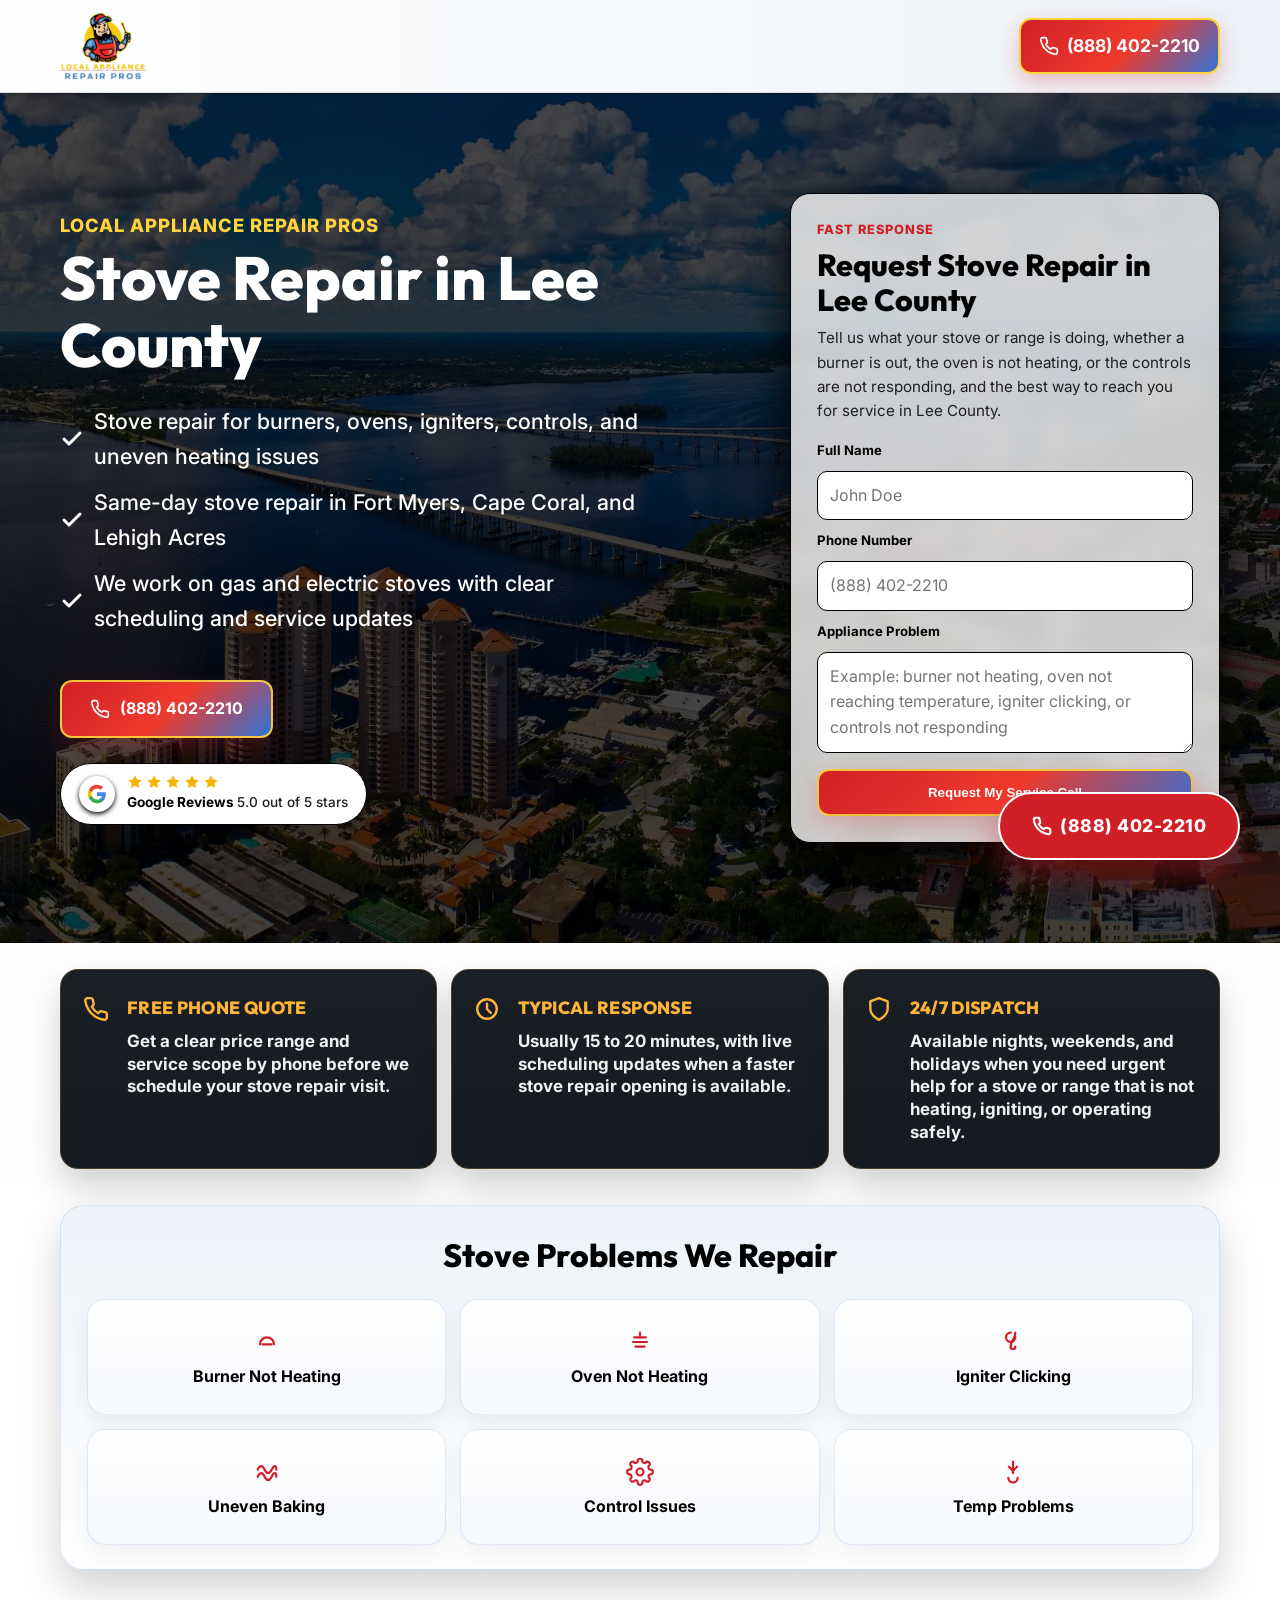
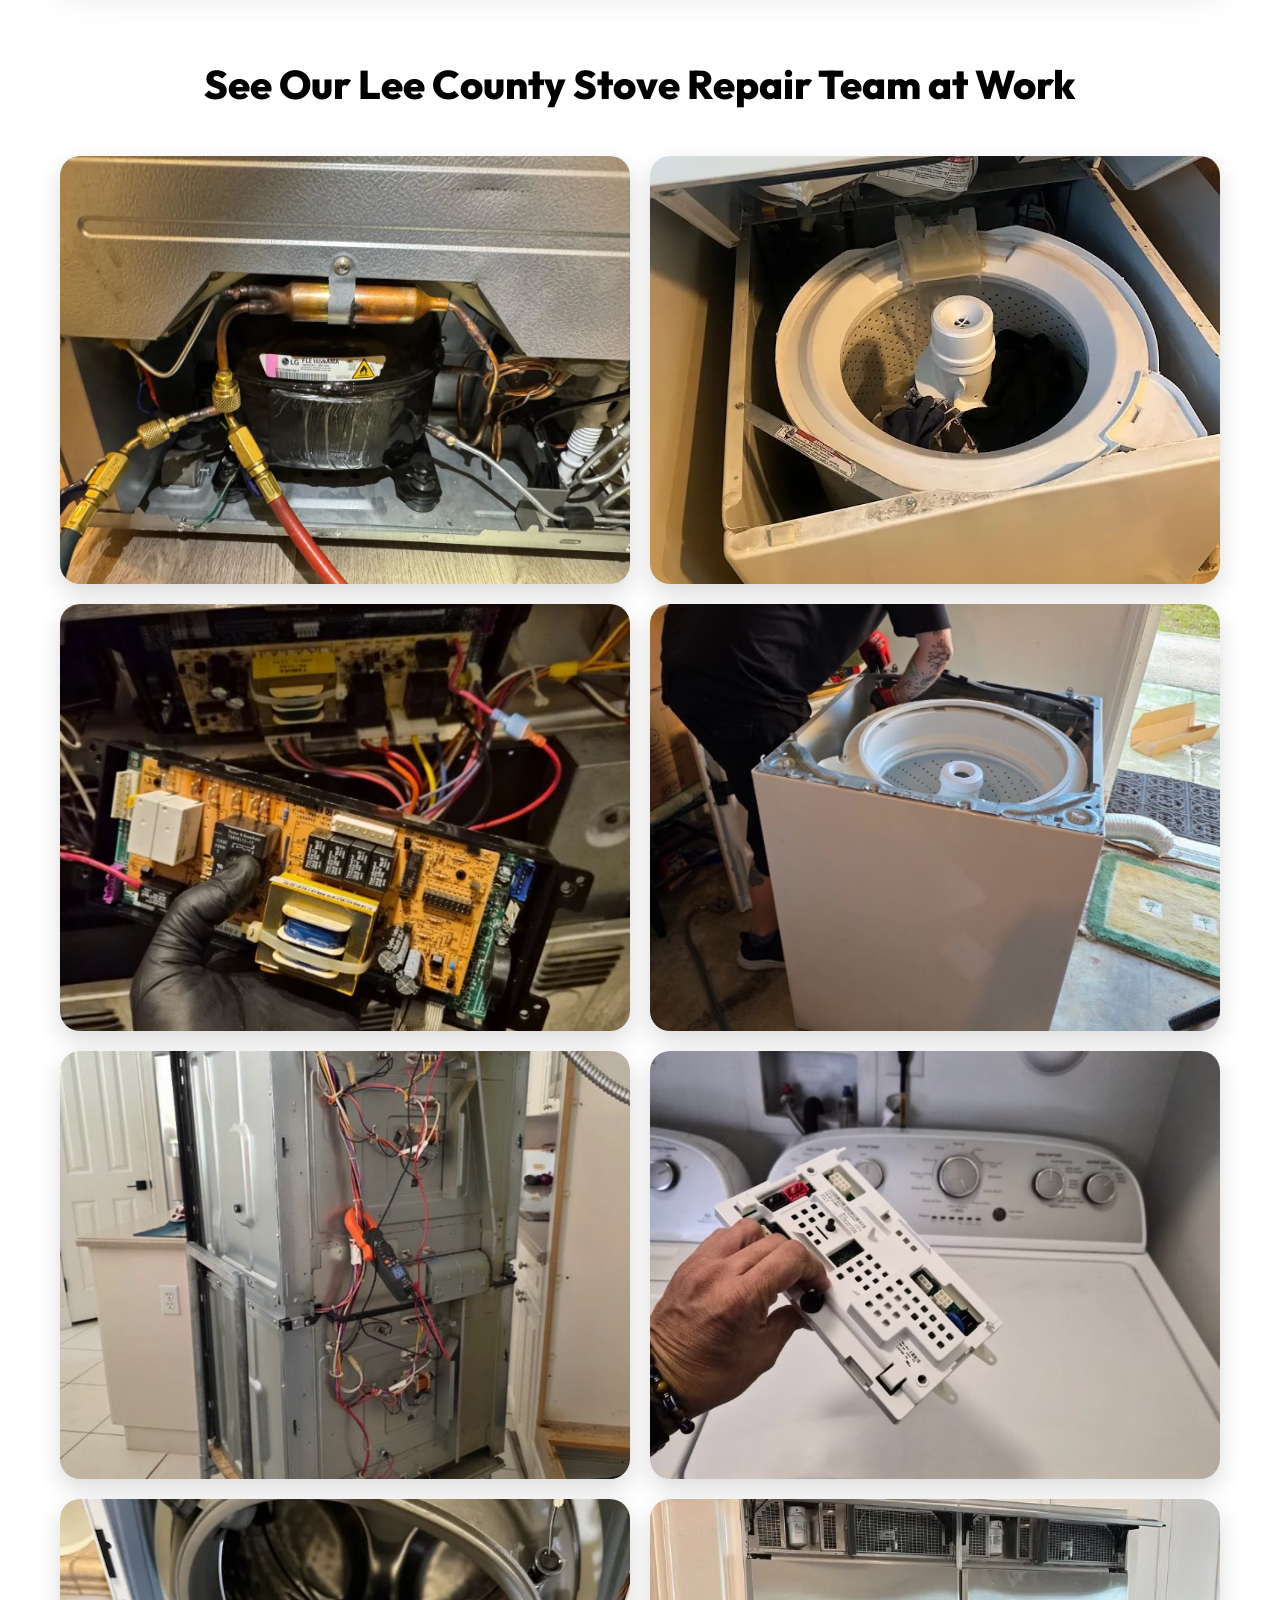
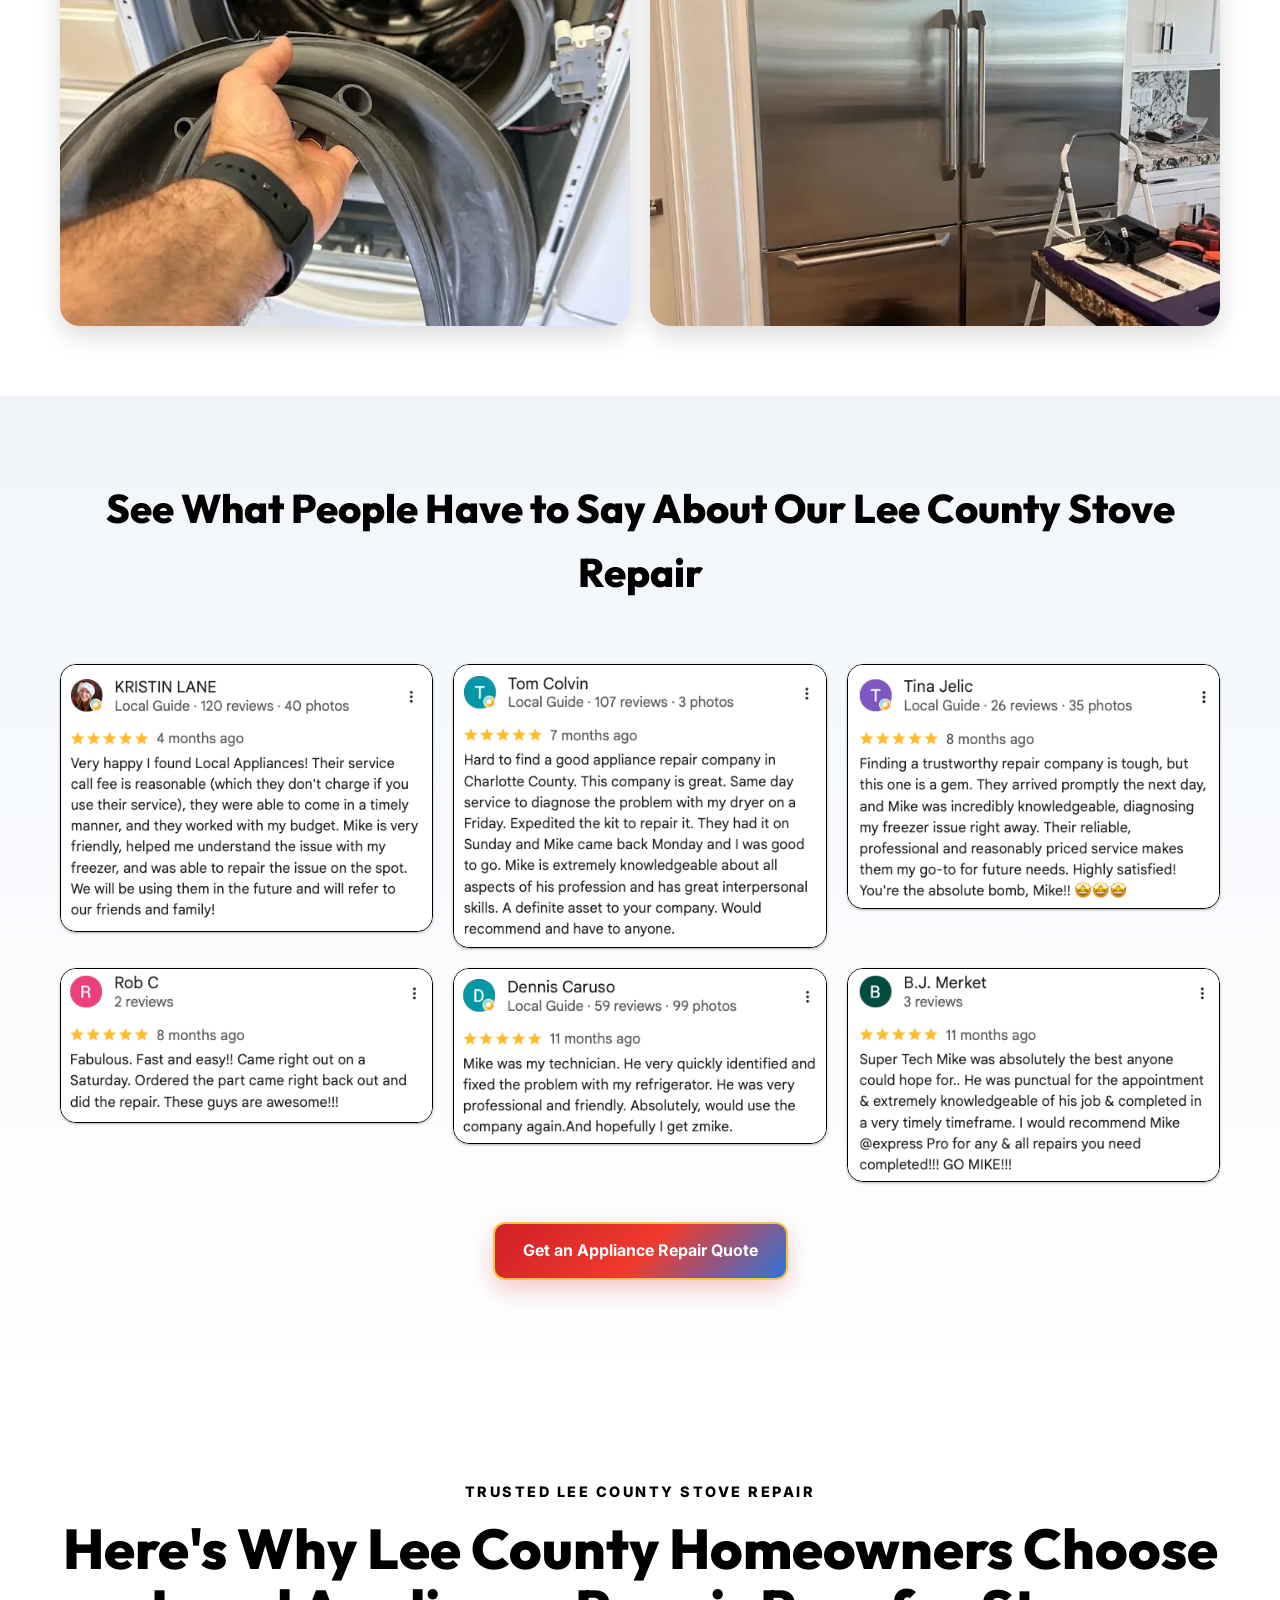
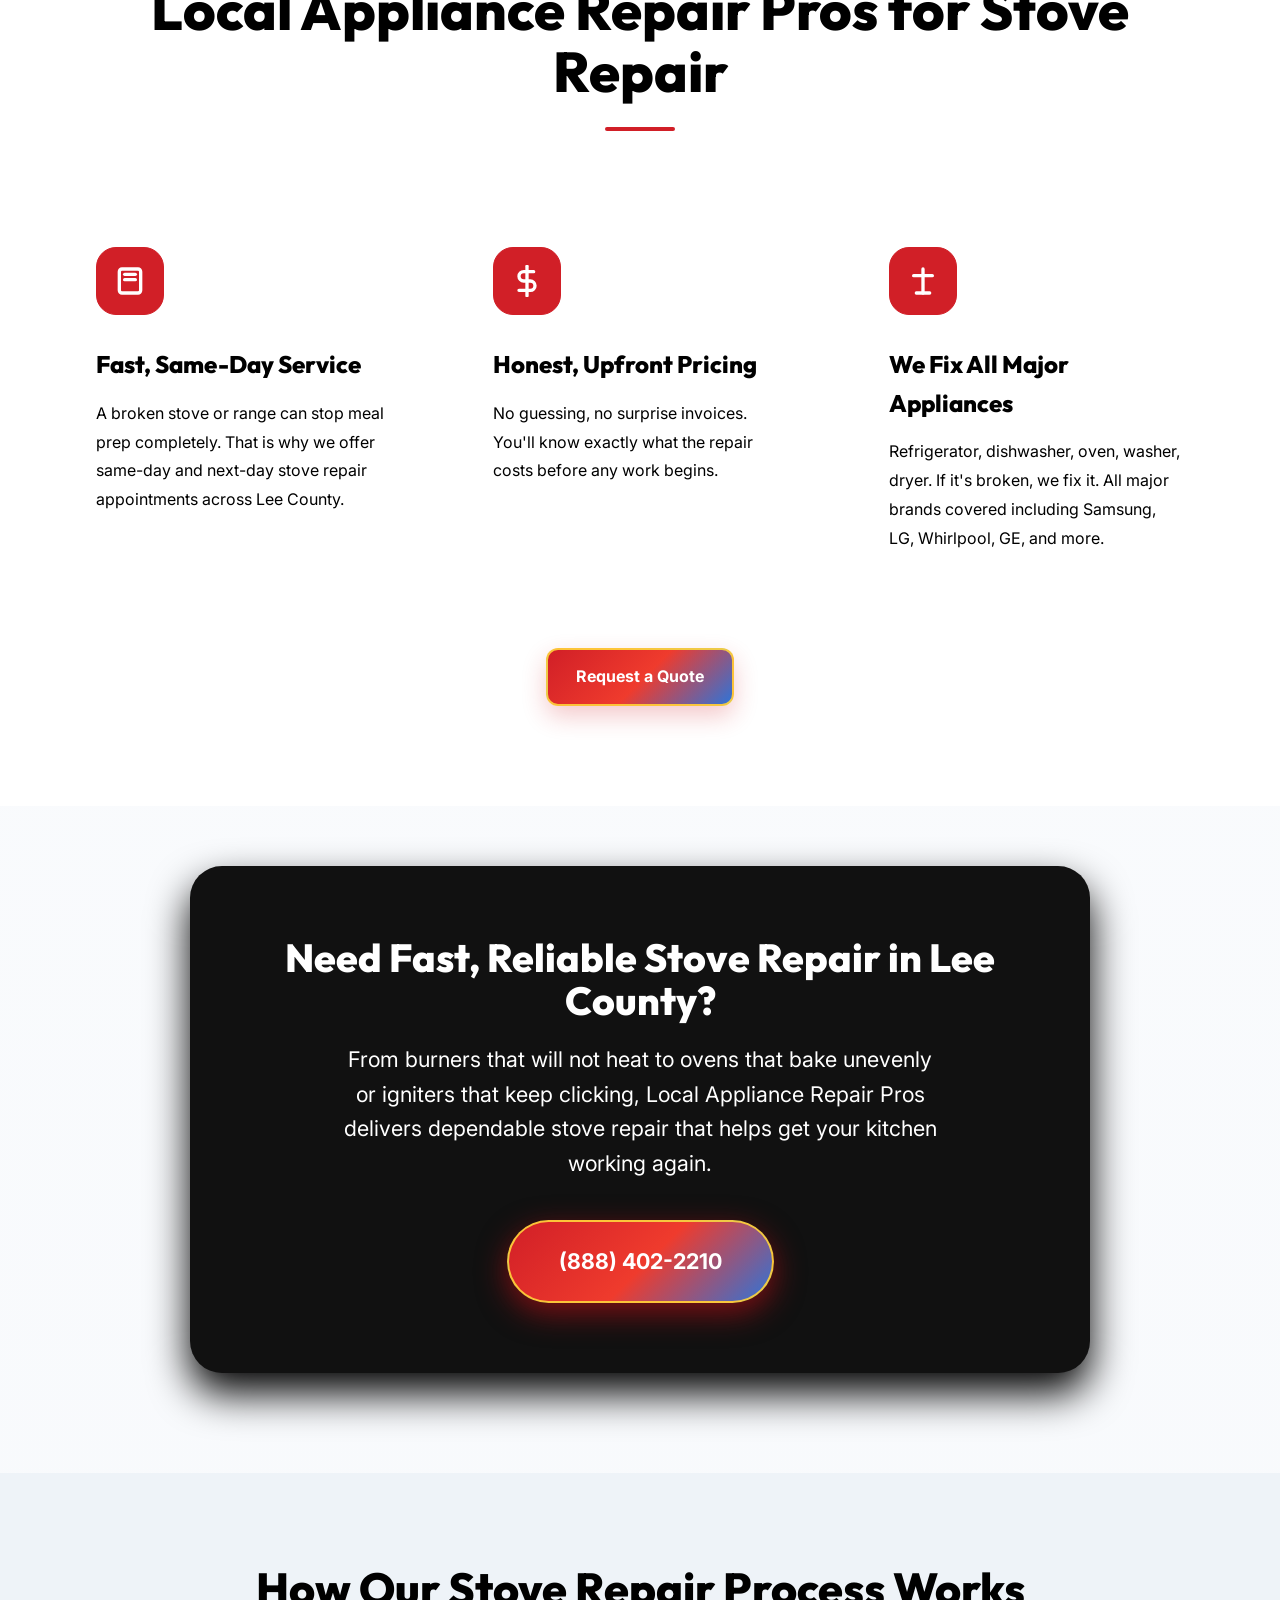
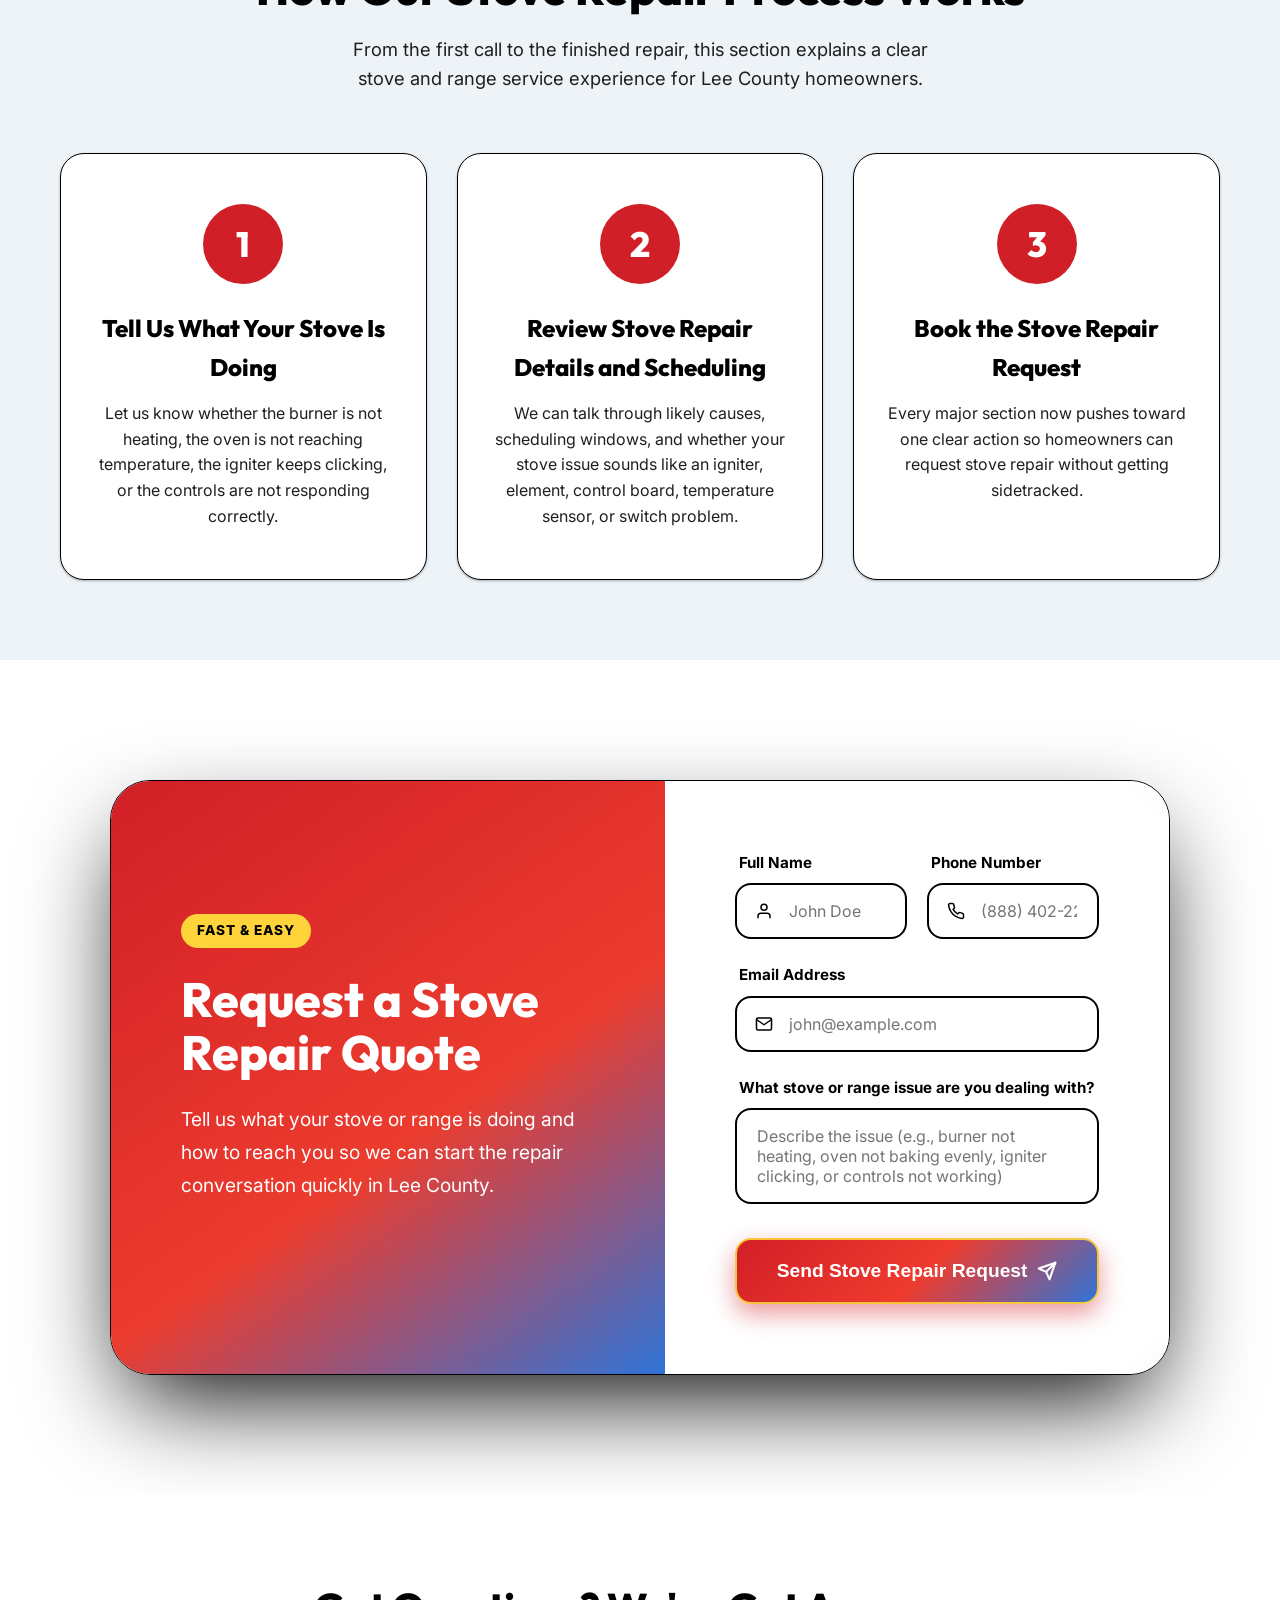
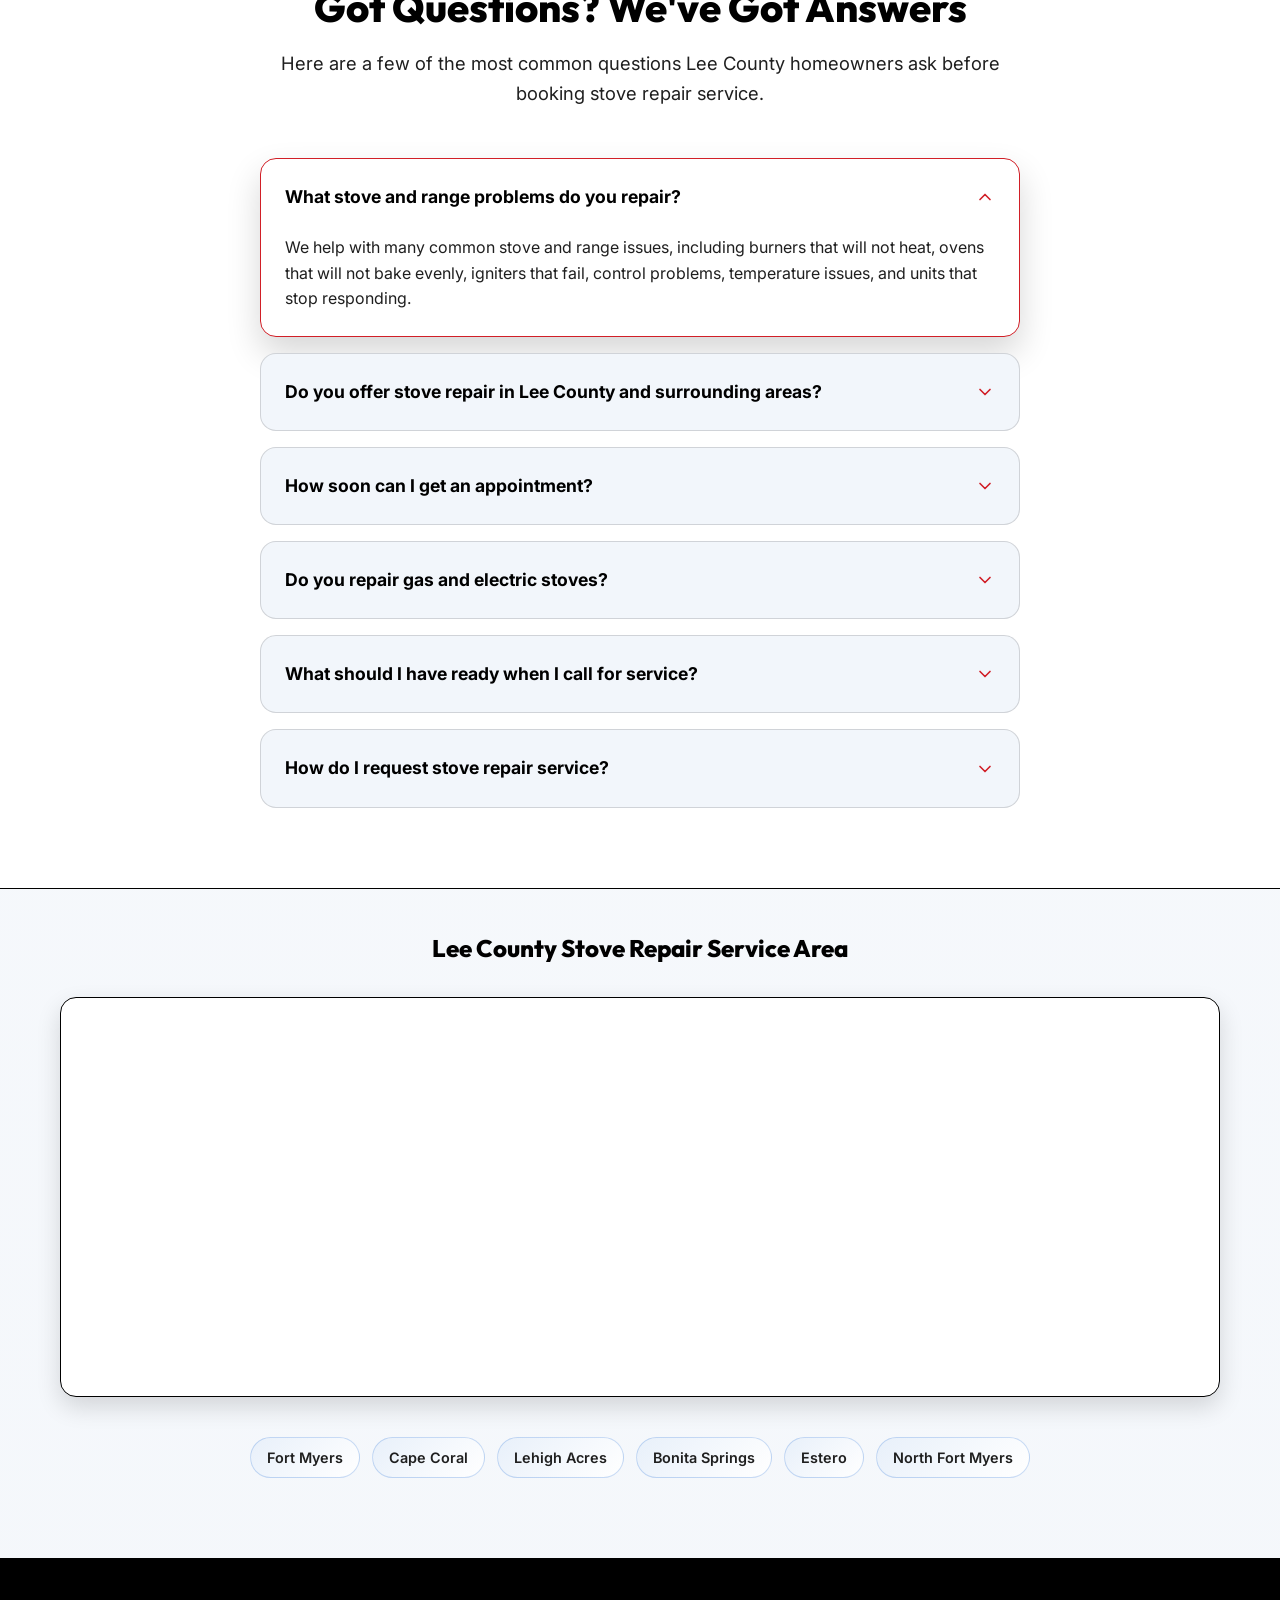
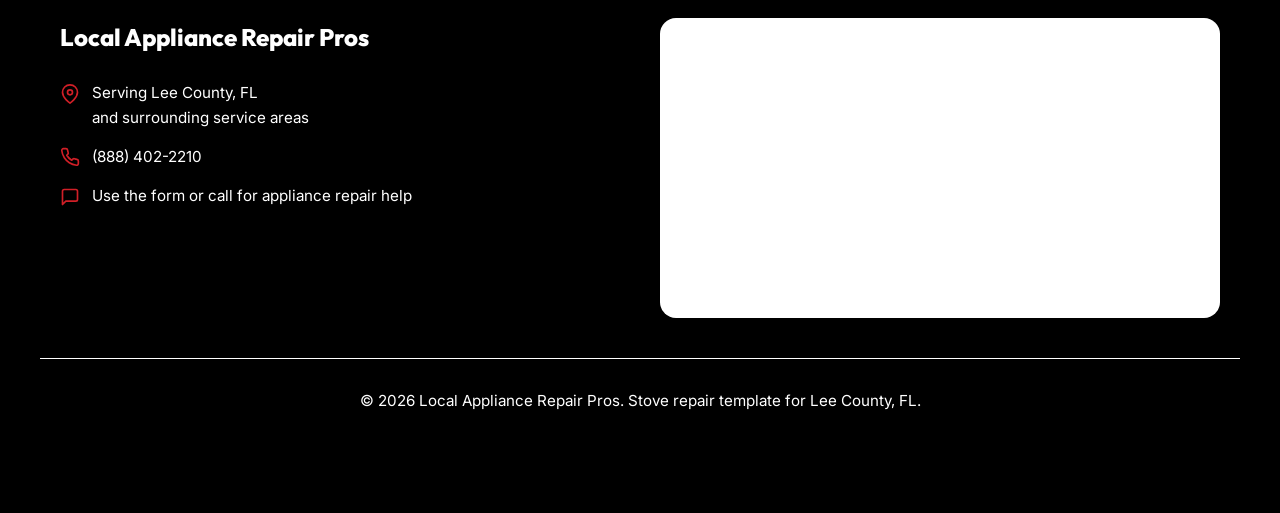
<file: stove-repair.html>
<!DOCTYPE html>
<html lang="en">

<head>
    <!-- Google Tag Manager -->
    <script>(function(w,d,s,l,i){w[l]=w[l]||[];w[l].push({'gtm.start':
    new Date().getTime(),event:'gtm.js'});var f=d.getElementsByTagName(s)[0],
    j=d.createElement(s),dl=l!='dataLayer'?'&l='+l:'';j.async=true;j.src=
    'https://www.googletagmanager.com/gtm.js?id='+i+dl;f.parentNode.insertBefore(j,f);
    })(window,document,'script','dataLayer','GTM-M6Q2LPB6');</script>
    <!-- End Google Tag Manager -->
    <script async src="https://www.googletagmanager.com/gtag/js?id=AW-18150747746"></script>
    <script>
      window.dataLayer = window.dataLayer || [];
      function gtag(){dataLayer.push(arguments);}
      gtag("js", new Date());
      gtag("config", "AW-18150747746");
      gtag("config", "AW-18150747746/WUlqCL2T59EcEOLc-c5D", {
        phone_conversion_number: "(888) 402-2210"
      });

      function gtag_report_conversion(url) {
        var callback = function () {
          if (typeof url !== "undefined") {
            window.location = url;
          }
        };
        gtag("event", "conversion", {
          send_to: "AW-18150747746/WUlqCL2T59EcEOLc-c5D",
          event_callback: callback,
          event_timeout: 2000
        });
        return false;
      }
    </script>
    <meta charset="UTF-8">
    <meta name="viewport" content="width=device-width, initial-scale=1.0">
    <title>Local Appliance Repair Pros | Stove Repair Lee County</title>
    <meta name="description"
        content="Local Appliance Repair Pros provides stove repair in Lee County for stoves and ranges that will not heat, ignite, bake evenly, or respond correctly to controls.">
    <link rel="stylesheet" href="style.css">
    <link rel="preconnect" href="https://fonts.googleapis.com">
    <link rel="preconnect" href="https://fonts.gstatic.com" crossorigin>
    <link
        href="https://fonts.googleapis.com/css2?family=Inter:wght@400;500;600;700;800&family=Outfit:wght@400;600;700;800&display=swap"
        rel="stylesheet">
    <script type="application/ld+json">
    {
      "@context": "https://schema.org",
      "@type": "LocalBusiness",
      "name": "Local Appliance Repair Pros",
      "image": "local-appliance-repair-pros-logo.webp",
      "url": "https://example.com",
      "telephone": "(888) 402-2210",
      "priceRange": "$$",
      "address": {
        "@type": "PostalAddress",
        "streetAddress": "Lee County Service Area",
        "addressLocality": "Lee County",
        "addressRegion": "FL",
        "postalCode": "33901",
        "addressCountry": "US"
      },
      "geo": {
        "@type": "GeoCoordinates",
        "latitude": 26.6406,
        "longitude": -81.8723
      },
      "openingHoursSpecification": {
        "@type": "OpeningHoursSpecification",
        "dayOfWeek": [
          "Monday",
          "Tuesday",
          "Wednesday",
          "Thursday",
          "Friday",
          "Saturday"
        ],
        "opens": "08:00",
        "closes": "18:00"
      },
      "sameAs": []
    }
    </script>
</head>

<body>
    <header class="sticky-header">
        <div class="container header-content">
            <div class="logo">
                <img src="local-appliance-repair-pros-logo.webp" alt="Local Appliance Repair Pros logo" class="logo-img">
            </div>
            <div class="header-right">
                <a href="tel:8884022210" onclick="return gtag_report_conversion('tel:8884022210');" class="phone-link header-cta" id="header-call-link">
                    <svg class="phone-icon" viewBox="0 0 24 24" fill="none" stroke="currentColor" stroke-width="2"
                        stroke-linecap="round" stroke-linejoin="round">
                        <path
                            d="M22 16.92v3a2 2 0 0 1-2.18 2 19.79 19.79 0 0 1-8.63-3.07 19.5 19.5 0 0 1-6-6 19.79 19.79 0 0 1-3.07-8.67A2 2 0 0 1 4.11 2h3a2 2 0 0 1 2 1.72 12.84 12.84 0 0 0 .7 2.81 2 2 0 0 1-.45 2.11L8.09 9.91a16 16 0 0 0 6 6l1.27-1.27a2 2 0 0 1 2.11-.45 12.84 12.84 0 0 0 2.81.7A2 2 0 0 1 22 16.92z">
                        </path>
                    </svg>
                    (888) 402-2210
                </a>
            </div>
        </div>
    </header>

    <main id="top">
        <section class="hero-v2">
            <div class="hero-overlay"></div>
            <img src="fort-myers-hero.webp" alt="Aerial view of Lee County waterfront" class="hero-bg-img">
            <div class="container hero-container">
                <div class="hero-content">
                    <p style="color: var(--accent-yellow); font-weight: 800; font-size: 1.15rem; margin-bottom: 5px; text-transform: uppercase; letter-spacing: 1px;">Local Appliance Repair Pros</p>
                    <h1 style="margin-top: 0;">Stove Repair in <span class="highlight">Lee County</span></h1>
                    <ul class="hero-subtext" style="list-style: none; padding: 0; text-align: left;">
                        <li style="display: flex; align-items: center; gap: 10px; margin-bottom: 12px; text-align: left;">
                            <svg width="24" height="24" viewBox="0 0 24 24" fill="none" stroke="#ffffff" stroke-width="3" stroke-linecap="round" stroke-linejoin="round" style="flex-shrink: 0;"><polyline points="20 6 9 17 4 12"></polyline></svg>
                            Stove repair for burners, ovens, igniters, controls, and uneven heating issues
                        </li>
                        <li style="display: flex; align-items: center; gap: 10px; margin-bottom: 12px; text-align: left;">
                            <svg width="24" height="24" viewBox="0 0 24 24" fill="none" stroke="#ffffff" stroke-width="3" stroke-linecap="round" stroke-linejoin="round" style="flex-shrink: 0;"><polyline points="20 6 9 17 4 12"></polyline></svg>
                            Same-day stove repair in Fort Myers, Cape Coral, and Lehigh Acres
                        </li>
                        <li style="display: flex; align-items: center; gap: 10px; text-align: left;">
                            <svg width="24" height="24" viewBox="0 0 24 24" fill="none" stroke="#ffffff" stroke-width="3" stroke-linecap="round" stroke-linejoin="round" style="flex-shrink: 0;"><polyline points="20 6 9 17 4 12"></polyline></svg>
                            We work on gas and electric stoves with clear scheduling and service updates
                        </li>
                    </ul>

                    <div class="hero-actions-container">
                        <a href="tel:8884022210" onclick="return gtag_report_conversion('tel:8884022210');" class="btn btn-primary btn-cta-main" id="hero-call-btn">
                            <svg class="phone-icon ring-animation" viewBox="0 0 24 24" fill="none" stroke="currentColor"
                                stroke-width="2" stroke-linecap="round" stroke-linejoin="round">
                                <path
                                    d="M22 16.92v3a2 2 0 0 1-2.18 2 19.79 19.79 0 0 1-8.63-3.07 19.5 19.5 0 0 1-6-6 19.79 19.79 0 0 1-3.07-8.67A2 2 0 0 1 4.11 2h3a2 2 0 0 1 2 1.72 12.84 12.84 0 0 0 .7 2.81 2 2 0 0 1-.45 2.11L8.09 9.91a16 16 0 0 0 6 6l1.27-1.27a2 2 0 0 1 2.11-.45 12.84 12.84 0 0 0 2.81.7A2 2 0 0 1 22 16.92z">
                                </path>
                            </svg>
                            (888) 402-2210
                        </a>
                        <p class="hero-mobile-callout mobile-only">
                            <span class="hero-mobile-callout-line hero-mobile-callout-primary">1-YEAR WARRANTY on parts and labor</span>
                            <span class="hero-mobile-callout-line hero-mobile-callout-secondary">$35 OFF for veterans, seniors, first time customers</span>
                        </p>
                    </div>

                    <div style="margin-top: 8px;">
                        <div style="display: inline-flex; align-items: center; gap: 12px; background: #ffffff; padding: 10px 18px; border-radius: 50px; box-shadow: var(--shadow-md); border: 1px solid #000000;">
                            <div style="width: 36px; height: 36px; background: #fff; border-radius: 50%; box-shadow: 0 2px 5px #000000; display: flex; align-items: center; justify-content: center; flex-shrink: 0;">
                                <svg width="20" height="20" viewBox="0 0 24 24">
                                  <path fill="#4285F4" d="M22.56 12.25c0-.78-.07-1.53-.2-2.25H12v4.26h5.92c-.26 1.37-1.04 2.53-2.21 3.31v2.77h3.57c2.08-1.92 3.28-4.74 3.28-8.09z"/>
                                  <path fill="#34A853" d="M12 23c2.97 0 5.46-.98 7.28-2.66l-3.57-2.77c-.98.66-2.23 1.06-3.71 1.06-2.86 0-5.29-1.93-6.16-4.53H2.18v2.84C3.99 20.53 7.7 23 12 23z"/>
                                  <path fill="#FBBC05" d="M5.84 14.09c-.22-.66-.35-1.36-.35-2.09s.13-1.43.35-2.09V7.07H2.18C1.43 8.55 1 10.22 1 12s.43 3.45 1.18 4.93l3.66-2.84z"/>
                                  <path fill="#EA4335" d="M12 5.38c1.62 0 3.06.56 4.21 1.64l3.15-3.15C17.45 2.09 14.97 1 12 1 7.7 1 3.99 3.47 2.18 7.07l3.66 2.84c.87-2.6 3.3-4.53 6.16-4.53z"/>
                                </svg>
                            </div>
                            <div style="display: flex; flex-direction: column; align-items: flex-start; text-align: left;">
                                <div style="display: flex; gap: 3px; color: #f4b400;">
                                    <svg width="16" height="16" viewBox="0 0 24 24" fill="currentColor"><path d="M12 2L15.09 8.26L22 9.27L17 14.14L18.18 21.02L12 17.77L5.82 21.02L7 14.14L2 9.27L8.91 8.26L12 2Z"/></svg>
                                    <svg width="16" height="16" viewBox="0 0 24 24" fill="currentColor"><path d="M12 2L15.09 8.26L22 9.27L17 14.14L18.18 21.02L12 17.77L5.82 21.02L7 14.14L2 9.27L8.91 8.26L12 2Z"/></svg>
                                    <svg width="16" height="16" viewBox="0 0 24 24" fill="currentColor"><path d="M12 2L15.09 8.26L22 9.27L17 14.14L18.18 21.02L12 17.77L5.82 21.02L7 14.14L2 9.27L8.91 8.26L12 2Z"/></svg>
                                    <svg width="16" height="16" viewBox="0 0 24 24" fill="currentColor"><path d="M12 2L15.09 8.26L22 9.27L17 14.14L18.18 21.02L12 17.77L5.82 21.02L7 14.14L2 9.27L8.91 8.26L12 2Z"/></svg>
                                    <svg width="16" height="16" viewBox="0 0 24 24" fill="currentColor"><path d="M12 2L15.09 8.26L22 9.27L17 14.14L18.18 21.02L12 17.77L5.82 21.02L7 14.14L2 9.27L8.91 8.26L12 2Z"/></svg>
                                </div>
                                <span style="font-size: 0.85rem; font-weight: 700; color: var(--text-main); margin-top: 2px;">Google Reviews <span style="font-weight: 500; color: var(--text-light);">5.0 out of 5 stars</span></span>
                            </div>
                        </div>

                        <div class="desktop-hero-photo desktop-only">
                            <img src="placeholder.svg" alt="Local Appliance Repair Pros technician placeholder" class="desktop-hero-photo-img">
                        </div>

                        <div class="mobile-truck-anim-hero mobile-only truck-trigger">
                            <img src="placeholder.svg" alt="Local Appliance Repair Pros service placeholder" class="truck-img-hero">
                        </div>
                    </div>
                </div>
                <aside class="hero-form-panel desktop-only" aria-label="Request appliance repair">
                    <div class="hero-form-card">
                        <p class="hero-form-kicker">Fast Response</p>
                        <h3>Request Stove Repair in Lee County</h3>
                        <p class="hero-form-copy">Tell us what your stove or range is doing, whether a burner is out, the oven is not heating, or the controls are not responding, and the best way to reach you for service in Lee County.</p>
                        <form data-netlify="true" name="hero-appliance-repair-quote" class="hero-quick-form">
                            <input type="hidden" name="form-name" value="hero-appliance-repair-quote">
                            <label for="hero-name">Full Name</label>
                            <input type="text" id="hero-name" name="name" required placeholder="John Doe">

                            <label for="hero-phone">Phone Number</label>
                            <input type="tel" id="hero-phone" name="phone" required placeholder="(888) 402-2210">

                            <label for="hero-needs">Appliance Problem</label>
                            <textarea id="hero-needs" name="needs" rows="3" required placeholder="Example: burner not heating, oven not reaching temperature, igniter clicking, or controls not responding"></textarea>

                            <button type="submit" class="btn btn-primary hero-form-submit">Request My Service Call</button>
                        </form>
                    </div>
                </aside>
                </div>
            </div>
        </section>

        <section class="service-highlights">
            <div class="container">
                <div class="service-highlights-grid">
                    <article class="service-highlight-card">
                        <div class="service-highlight-icon" aria-hidden="true">
                            <svg width="26" height="26" viewBox="0 0 24 24" fill="none" stroke="currentColor" stroke-width="2.2" stroke-linecap="round" stroke-linejoin="round">
                                <path d="M22 16.92v3a2 2 0 0 1-2.18 2 19.79 19.79 0 0 1-8.63-3.07 19.5 19.5 0 0 1-6-6 19.79 19.79 0 0 1-3.07-8.67A2 2 0 0 1 4.11 2h3a2 2 0 0 1 2 1.72 12.84 12.84 0 0 0 .7 2.81 2 2 0 0 1-.45 2.11L8.09 9.91a16 16 0 0 0 6 6l1.27-1.27a2 2 0 0 1 2.11-.45 12.84 12.84 0 0 0 2.81.7A2 2 0 0 1 22 16.92z"></path>
                            </svg>
                        </div>
                        <div class="service-highlight-copy">
                            <h3>Free Phone Quote</h3>
                            <p>Get a clear price range and service scope by phone before we schedule your stove repair visit.</p>
                        </div>
                    </article>

                    <article class="service-highlight-card">
                        <div class="service-highlight-icon" aria-hidden="true">
                            <svg width="26" height="26" viewBox="0 0 24 24" fill="none" stroke="currentColor" stroke-width="2.2" stroke-linecap="round" stroke-linejoin="round">
                                <circle cx="12" cy="12" r="9"></circle>
                                <polyline points="12 7 12 12 15.5 15.5"></polyline>
                            </svg>
                        </div>
                        <div class="service-highlight-copy">
                            <h3>Typical Response</h3>
                            <p>Usually 15 to 20 minutes, with live scheduling updates when a faster stove repair opening is available.</p>
                        </div>
                    </article>

                    <article class="service-highlight-card">
                        <div class="service-highlight-icon" aria-hidden="true">
                            <svg width="26" height="26" viewBox="0 0 24 24" fill="none" stroke="currentColor" stroke-width="2.2" stroke-linecap="round" stroke-linejoin="round">
                                <path d="M12 22s8-4 8-10V5l-8-3-8 3v7c0 6 8 10 8 10z"></path>
                            </svg>
                        </div>
                        <div class="service-highlight-copy">
                            <h3>24/7 Dispatch</h3>
                            <p>Available nights, weekends, and holidays when you need urgent help for a stove or range that is not heating, igniting, or operating safely.</p>
                        </div>
                    </article>
                </div>
            </div>
        </section>

        <section class="appliance-strip appliance-issues-strip">
            <div class="container">
                <div class="appliance-strip-inner">
                    <h3>Stove Problems We Repair</h3>
                    <div class="appliance-strip-grid">
                        <div class="appliance-pill">
                            <svg width="28" height="28" viewBox="0 0 24 24" fill="none" stroke="currentColor" stroke-width="1.9" stroke-linecap="round" stroke-linejoin="round">
                                <path d="M6 14a6 6 0 1 1 12 0"></path>
                                <path d="M8 14h8"></path>
                            </svg>
                            <span>Burner Not Heating</span>
                        </div>
                        <div class="appliance-pill">
                            <svg width="28" height="28" viewBox="0 0 24 24" fill="none" stroke="currentColor" stroke-width="1.9" stroke-linecap="round" stroke-linejoin="round">
                                <path d="M7 8h10"></path>
                                <path d="M6 12h12"></path>
                                <path d="M8 16h8"></path>
                                <path d="M12 4v4"></path>
                            </svg>
                            <span>Oven Not Heating</span>
                        </div>
                        <div class="appliance-pill">
                            <svg width="28" height="28" viewBox="0 0 24 24" fill="none" stroke="currentColor" stroke-width="1.9" stroke-linecap="round" stroke-linejoin="round">
                                <path d="M10 4a4 4 0 1 0 4 4"></path>
                                <path d="M14 4c0 6-4 6-4 12"></path>
                                <path d="M10 16a2 2 0 1 0 4 0"></path>
                            </svg>
                            <span>Igniter Clicking</span>
                        </div>
                        <div class="appliance-pill">
                            <svg width="28" height="28" viewBox="0 0 24 24" fill="none" stroke="currentColor" stroke-width="1.9" stroke-linecap="round" stroke-linejoin="round">
                                <path d="M4 16c2-4 4-4 6 0s4 4 6 0 4-4 4 0"></path>
                                <path d="M4 10c2-4 4-4 6 0s4 4 6 0 4-4 4 0"></path>
                            </svg>
                            <span>Uneven Baking</span>
                        </div>
                        <div class="appliance-pill">
                            <svg width="28" height="28" viewBox="0 0 24 24" fill="none" stroke="currentColor" stroke-width="1.9" stroke-linecap="round" stroke-linejoin="round">
                                <circle cx="12" cy="12" r="3"></circle>
                                <path d="M19.4 15a1.7 1.7 0 0 0 .33 1.82l.06.06a2 2 0 1 1-2.83 2.83l-.06-.06a1.7 1.7 0 0 0-1.82-.33 1.7 1.7 0 0 0-1.03 1.55V21a2 2 0 1 1-4 0v-.09a1.7 1.7 0 0 0-1.03-1.55 1.7 1.7 0 0 0-1.82.33l-.06.06a2 2 0 1 1-2.83-2.83l.06-.06A1.7 1.7 0 0 0 4.6 15a1.7 1.7 0 0 0-1.55-1.03H3a2 2 0 1 1 0-4h.09A1.7 1.7 0 0 0 4.64 8.4a1.7 1.7 0 0 0-.33-1.82l-.06-.06a2 2 0 1 1 2.83-2.83l.06.06a1.7 1.7 0 0 0 1.82.33h.01A1.7 1.7 0 0 0 10 2.53V2.5a2 2 0 1 1 4 0v.09a1.7 1.7 0 0 0 1.03 1.55h.01a1.7 1.7 0 0 0 1.82-.33l.06-.06a2 2 0 1 1 2.83 2.83l-.06.06a1.7 1.7 0 0 0-.33 1.82v.01A1.7 1.7 0 0 0 20.91 10H21a2 2 0 1 1 0 4h-.09A1.7 1.7 0 0 0 19.36 15Z"></path>
                            </svg>
                            <span>Control Issues</span>
                        </div>
                        <div class="appliance-pill">
                            <svg width="28" height="28" viewBox="0 0 24 24" fill="none" stroke="currentColor" stroke-width="1.9" stroke-linecap="round" stroke-linejoin="round">
                                <path d="M12 3v10"></path>
                                <path d="M8.5 7.5 12 11l3.5-3.5"></path>
                                <path d="M8 17a4 4 0 1 0 8 0"></path>
                            </svg>
                            <span>Temp Problems</span>
                        </div>
                    </div>
                </div>
            </div>
        </section>

        <section class="team-gallery" style="background: var(--white); padding: 70px 0;">
            <div class="container">
                <div class="section-header" style="margin-bottom: 40px;">
                    <h2>See Our Lee County Stove Repair Team at Work</h2>
                </div>
                <div class="team-grid">
                    <div class="team-item"><img src="team-photo-1.webp" alt="Stove repair service visit in a Lee County home" style="position: absolute; top: 0; left: 0; width: 100%; height: 100%; object-fit: cover;"></div>
                    <div class="team-item"><img src="team-photo-2.webp" alt="Appliance control replacement during stove repair" style="position: absolute; top: 0; left: 0; width: 100%; height: 100%; object-fit: cover;"></div>
                    <div class="team-item"><img src="team-photo-3.jpeg" alt="Technician holding a replacement appliance control board" style="position: absolute; top: 0; left: 0; width: 100%; height: 100%; object-fit: cover;"></div>
                    <div class="team-item"><img src="team-photo-4.jpeg" alt="Technician working on a washing machine repair" style="position: absolute; top: 0; left: 0; width: 100%; height: 100%; object-fit: cover;"></div>
                    <div class="team-item"><img src="team-photo-5.jpeg" alt="Refrigerator repair diagnostics in progress" style="position: absolute; top: 0; left: 0; width: 100%; height: 100%; object-fit: cover;"></div>
                    <div class="team-item"><img src="team-photo-6.jpeg" alt="Replacement washer control panel ready for installation" style="position: absolute; top: 0; left: 0; width: 100%; height: 100%; object-fit: cover;"></div>
                    <div class="team-item"><img src="team-photo-7.webp" alt="Technician servicing an appliance with tools on site" style="position: absolute; top: 0; left: 0; width: 100%; height: 100%; object-fit: cover;"></div>
                    <div class="team-item"><img src="team-photo-8.webp" alt="Inside view of a refrigerator during component replacement" style="position: absolute; top: 0; left: 0; width: 100%; height: 100%; object-fit: cover;"></div>
                </div>
            </div>
        </section>

        <section id="reviews" class="reviews">
            <div class="container">
                <div class="section-header" style="display: flex; flex-direction: column; align-items: center;">
                    <h2>See What People Have to Say About Our Lee County Stove Repair</h2>
                </div>

                <div class="reviews-grid-v2">
                    <img src="review-kristin-lane.png" alt="Local Appliance Repair Pros review from Kristin Lane" class="review-img-v2">
                    <img src="review-tom-colvin.png" alt="Local Appliance Repair Pros review from Tom Colvin" class="review-img-v2">
                    <img src="review-tina-jelic.png" alt="Local Appliance Repair Pros review from Tina Jelic" class="review-img-v2">
                    <img src="review-rob-c.png" alt="Local Appliance Repair Pros review from Rob C" class="review-img-v2">
                    <img src="review-dennis-caruso.png" alt="Local Appliance Repair Pros review from Dennis Caruso" class="review-img-v2">
                    <img src="review-bj-merket.png" alt="Local Appliance Repair Pros review from B.J. Merket" class="review-img-v2">
                </div>

                <div style="display: flex; flex-wrap: wrap; justify-content: center; gap: 14px; margin-top: 40px; margin-bottom: 20px;">
                    <a href="#top" class="btn btn-primary" id="reviews-call-btn">Get an Appliance Repair Quote</a>
                </div>
            </div>
        </section>

        <section class="why-pick-v3">
            <div class="blob-1"></div>
            <div class="blob-2"></div>

            <div class="container" style="position: relative; z-index: 2;">
                <div class="section-header-v3">
                    <p class="subtitle-v3">Trusted Lee County Stove Repair</p>
                    <h2 class="title-v3">Here's Why Lee County Homeowners Choose Local Appliance Repair Pros for Stove Repair</h2>
                    <div class="divider-v3"></div>
                </div>

                <div class="feature-grid-v3">
                    <div class="feature-card-v3 reveal">
                        <div class="icon-box-v3">
                            <svg width="32" height="32" viewBox="0 0 24 24" fill="none" stroke="#ffffff" stroke-width="2.5" stroke-linecap="round" stroke-linejoin="round">
                                <rect x="4" y="3" width="16" height="18" rx="2"/><line x1="8" y1="7" x2="16" y2="7"/><line x1="8" y1="11" x2="16" y2="11"/>
                            </svg>
                        </div>
                        <h3 class="card-title-v3">Fast, Same-Day Service</h3>
                        <p class="card-text-v3">A broken stove or range can stop meal prep completely. That is why we offer same-day and next-day stove repair appointments across Lee County.</p>
                    </div>

                    <div class="feature-card-v3 reveal" style="transition-delay: 0.1s;">
                        <div class="icon-box-v3">
                            <svg width="32" height="32" viewBox="0 0 24 24" fill="none" stroke="#ffffff" stroke-width="2.5" stroke-linecap="round" stroke-linejoin="round">
                                <line x1="12" y1="1" x2="12" y2="23"/><path d="M17 5H9.5a3.5 3.5 0 0 0 0 7h5a3.5 3.5 0 0 1 0 7H6"/>
                            </svg>
                        </div>
                        <h3 class="card-title-v3">Honest, Upfront Pricing</h3>
                        <p class="card-text-v3">No guessing, no surprise invoices. You'll know exactly what the repair costs before any work begins.</p>
                    </div>

                    <div class="feature-card-v3 reveal" style="transition-delay: 0.2s;">
                        <div class="icon-box-v3">
                            <svg width="32" height="32" viewBox="0 0 24 24" fill="none" stroke="#ffffff" stroke-width="2.5" stroke-linecap="round" stroke-linejoin="round">
                                <path d="M12 3v18"/><path d="M5 8h14"/><path d="M7 21h10"/>
                            </svg>
                        </div>
                        <h3 class="card-title-v3">We Fix All Major Appliances</h3>
                        <p class="card-text-v3">Refrigerator, dishwasher, oven, washer, dryer. If it's broken, we fix it. All major brands covered including Samsung, LG, Whirlpool, GE, and more.</p>
                    </div>
                </div>

                <div style="display: flex; flex-wrap: wrap; justify-content: center; gap: 14px; margin-top: 50px;">
                    <a href="#top" class="btn btn-primary" id="why-pick-call-btn">Request a Quote</a>
                </div>
            </div>
        </section>

        <section class="final-cta" style="padding: 60px 20px 100px;">
            <div class="container" style="background: #111111; border-radius: 32px; padding: 70px 30px; text-align: center; box-shadow: 0 20px 40px #000000; position: relative; overflow: hidden; max-width: 900px; margin: 0 auto;">
                <h2 style="color: var(--white); position: relative; z-index: 2; line-height: 1.1;">Need Fast, Reliable Stove Repair in Lee County?</h2>
                <p style="color: #ffffff; position: relative; z-index: 2; max-width: 600px; margin: 0 auto 40px auto; font-size: 1.35rem;">From burners that will not heat to ovens that bake unevenly or igniters that keep clicking, Local Appliance Repair Pros delivers dependable stove repair that helps get your kitchen working again.</p>
                <div style="position: relative; z-index: 2; display: flex; flex-wrap: wrap; align-items: center; justify-content: center; gap: 16px;">
                    <a href="tel:8884022210" onclick="return gtag_report_conversion('tel:8884022210');" class="btn btn-primary btn-large" id="final-call-btn" style="padding: 22px 50px; border-radius: 50px; display: inline-flex; align-items: center; gap: 16px; box-shadow: 0 10px 30px #7f0f14; font-size: 1.35rem;">
                        (888) 402-2210
                    </a>
                </div>
            </div>
        </section>

        <section class="process" style="padding: 80px 0; background: var(--bg-light);">
            <div class="container">
                <div class="section-header" style="text-align: center; margin-bottom: 60px;">
                    <h2 style="font-size: 2.8rem; color: var(--primary);">How Our Stove Repair Process Works</h2>
                    <p style="color: var(--text-light); font-size: 1.15rem; max-width: 600px; margin: 10px auto 0;">From the first call to the finished repair, this section explains a clear stove and range service experience for Lee County homeowners.</p>
                </div>

                <div style="display: grid; grid-template-columns: repeat(auto-fit, minmax(300px, 1fr)); gap: 30px; position: relative;">
                    <div style="background: var(--white); padding: 50px 30px; border-radius: 24px; text-align: center; box-shadow: var(--shadow-sm); border: 1px solid #000000; transition: transform 0.3s ease;">
                        <div style="width: 80px; height: 80px; background: #d11f27; color: #ffffff; border-radius: 50%; display: flex; align-items: center; justify-content: center; font-size: 2.2rem; margin: 0 auto 25px; font-weight: 800; font-family: 'Outfit', sans-serif;">1</div>
                        <h3 style="font-size: 1.5rem; margin-bottom: 15px; color: var(--primary);">Tell Us What Your Stove Is Doing</h3>
                        <p style="color: var(--text-light); line-height: 1.6;">Let us know whether the burner is not heating, the oven is not reaching temperature, the igniter keeps clicking, or the controls are not responding correctly.</p>
                    </div>

                    <div style="background: var(--white); padding: 50px 30px; border-radius: 24px; text-align: center; box-shadow: var(--shadow-sm); border: 1px solid #000000; transition: transform 0.3s ease;">
                        <div style="width: 80px; height: 80px; background: #d11f27; color: #ffffff; border-radius: 50%; display: flex; align-items: center; justify-content: center; font-size: 2.2rem; margin: 0 auto 25px; font-weight: 800; font-family: 'Outfit', sans-serif;">2</div>
                        <h3 style="font-size: 1.5rem; margin-bottom: 15px; color: var(--primary);">Review Stove Repair Details and Scheduling</h3>
                        <p style="color: var(--text-light); line-height: 1.6;">We can talk through likely causes, scheduling windows, and whether your stove issue sounds like an igniter, element, control board, temperature sensor, or switch problem.</p>
                    </div>

                    <div style="background: var(--white); padding: 50px 30px; border-radius: 24px; text-align: center; box-shadow: var(--shadow-sm); border: 1px solid #000000; transition: transform 0.3s ease;">
                        <div style="width: 80px; height: 80px; background: #d11f27; color: #ffffff; border-radius: 50%; display: flex; align-items: center; justify-content: center; font-size: 2.2rem; margin: 0 auto 25px; font-weight: 800; font-family: 'Outfit', sans-serif;">3</div>
                        <h3 style="font-size: 1.5rem; margin-bottom: 15px; color: var(--primary);">Book the Stove Repair Request</h3>
                        <p style="color: var(--text-light); line-height: 1.6;">Every major section now pushes toward one clear action so homeowners can request stove repair without getting sidetracked.</p>
                    </div>
                </div>
            </div>
        </section>

        <section id="quote-form" class="quote-form-section-v2">
            <div class="container container-medium">
                <div class="form-wrapper-v2">
                    <div class="form-grid-v2">
                        <div class="form-content-v2">
                            <span class="form-tag">Fast & Easy</span>
                            <h2 class="form-title">Request a <span class="highlight">Stove Repair Quote</span></h2>
                            <p class="form-description">Tell us what your stove or range is doing and how to reach you so we can start the repair conversation quickly in Lee County.</p>

                        </div>

                        <div class="form-container-v2">
                            <form id="lead-form" data-netlify="true" name="appliance-repair-quote" class="premium-form">
                                <input type="hidden" name="form-name" value="appliance-repair-quote">
                                <div class="input-row">
                                    <div class="input-field">
                                        <label for="name">Full Name</label>
                                        <div class="input-wrapper">
                                            <svg class="input-icon" width="18" height="18" viewBox="0 0 24 24" fill="none" stroke="currentColor" stroke-width="2" stroke-linecap="round" stroke-linejoin="round"><path d="M20 21v-2a4 4 0 0 0-4-4H8a4 4 0 0 0-4 4v2"></path><circle cx="12" cy="7" r="4"></circle></svg>
                                            <input type="text" id="name" name="name" required placeholder="John Doe">
                                        </div>
                                    </div>
                                    <div class="input-field">
                                        <label for="phone">Phone Number</label>
                                        <div class="input-wrapper">
                                            <svg class="input-icon" width="18" height="18" viewBox="0 0 24 24" fill="none" stroke="currentColor" stroke-width="2" stroke-linecap="round" stroke-linejoin="round"><path d="M22 16.92v3a2 2 0 0 1-2.18 2 19.79 19.79 0 0 1-8.63-3.07 19.5 19.5 0 0 1-6-6 19.79 19.79 0 0 1-3.07-8.67A2 2 0 0 1 4.11 2h3a2 2 0 0 1 2 1.72 12.84 12.84 0 0 0 .7 2.81 2 2 0 0 1-.45 2.11L8.09 9.91a16 16 0 0 0 6 6l1.27-1.27a2 2 0 0 1 2.11-.45 12.84 12.84 0 0 0 2.81.7A2 2 0 0 1 22 16.92z"></path></svg>
                                            <input type="tel" id="phone" name="phone" required placeholder="(888) 402-2210">
                                        </div>
                                    </div>
                                </div>
                                <div class="input-field">
                                    <label for="email">Email Address</label>
                                    <div class="input-wrapper">
                                        <svg class="input-icon" width="18" height="18" viewBox="0 0 24 24" fill="none" stroke="currentColor" stroke-width="2" stroke-linecap="round" stroke-linejoin="round"><path d="M4 4h16c1.1 0 2 .9 2 2v12c0 1.1-.9 2-2 2H4c-1.1 0-2-.9-2-2V6c0-1.1.9-2 2-2z"></path><polyline points="22,6 12,13 2,6"></polyline></svg>
                                        <input type="email" id="email" name="email" required placeholder="john@example.com">
                                    </div>
                                </div>
                                <div class="input-field">
                                    <label for="needs">What stove or range issue are you dealing with?</label>
                                    <div class="input-wrapper">
                                        <textarea id="needs" name="needs" rows="3" required placeholder="Describe the issue (e.g., burner not heating, oven not baking evenly, igniter clicking, or controls not working)"></textarea>
                                    </div>
                                </div>
                                <button type="submit" class="btn btn-primary submit-btn-v2">
                                    <span>Send Stove Repair Request</span>
                                    <svg width="20" height="20" viewBox="0 0 24 24" fill="none" stroke="currentColor" stroke-width="2.5" stroke-linecap="round" stroke-linejoin="round"><line x1="22" y1="2" x2="11" y2="13"></line><polygon points="22 2 15 22 11 13 2 9 22 2"></polygon></svg>
                                </button>
                            </form>
                        </div>
                    </div>
                </div>
            </div>
        </section>

        <div id="success-modal" class="modal">
            <div class="modal-content">
                <div class="modal-header">
                    <span class="close-modal">&times;</span>
                </div>
                <div class="modal-body" style="text-align: center; padding: 20px 10px 40px;">
                    <div class="success-icon">✓</div>
                    <h3 style="font-size: 2rem; color: var(--primary); margin-bottom: 15px;">Request Received!</h3>
                    <p style="font-size: 1.15rem; color: var(--text-light); line-height: 1.6; max-width: 430px; margin: 0 auto 30px;">Thanks for submitting your form. We'll reach out in the next couple minutes.</p>
                    <button class="btn btn-primary close-modal-btn" style="width: 100%; border-radius: 50px; padding: 15px;">Awesome, Got it</button>
                </div>
            </div>
        </div>

        <section class="faq-section" style="padding: 80px 0; background: var(--white);">
            <div class="container" style="max-width: 800px;">
                <div class="section-header" style="text-align: center; margin-bottom: 50px;">
                    <h2 style="font-size: 2.5rem; color: var(--primary);">Got Questions? We've Got Answers</h2>
                    <p style="color: var(--text-light); font-size: 1.15rem; margin-top: 10px;">Here are a few of the most common questions Lee County homeowners ask before booking stove repair service.</p>
                </div>

                <div class="faq-accordion">
                    <details class="faq-item" name="faq" open>
                        <summary class="faq-question">
                            What stove and range problems do you repair?
                            <svg class="faq-icon" viewBox="0 0 24 24" fill="none" stroke="currentColor" stroke-width="2" stroke-linecap="round" stroke-linejoin="round"><polyline points="6 9 12 15 18 9"></polyline></svg>
                        </summary>
                        <div class="faq-answer">
                            <p>We help with many common stove and range issues, including burners that will not heat, ovens that will not bake evenly, igniters that fail, control problems, temperature issues, and units that stop responding.</p>
                        </div>
                    </details>

                    <details class="faq-item" name="faq">
                        <summary class="faq-question">
                            Do you offer stove repair in Lee County and surrounding areas?
                            <svg class="faq-icon" viewBox="0 0 24 24" fill="none" stroke="currentColor" stroke-width="2" stroke-linecap="round" stroke-linejoin="round"><polyline points="6 9 12 15 18 9"></polyline></svg>
                        </summary>
                        <div class="faq-answer">
                            <p>Yes. We focus on Lee County and nearby communities so we can provide faster scheduling, dependable arrival windows, and local stove repair service you can count on.</p>
                        </div>
                    </details>

                    <details class="faq-item" name="faq">
                        <summary class="faq-question">
                            How soon can I get an appointment?
                            <svg class="faq-icon" viewBox="0 0 24 24" fill="none" stroke="currentColor" stroke-width="2" stroke-linecap="round" stroke-linejoin="round"><polyline points="6 9 12 15 18 9"></polyline></svg>
                        </summary>
                        <div class="faq-answer">
                            <p>In many cases, same-day or next-day appointments may be available depending on the schedule and the type of repair needed. The best way to check availability is to call or submit the form with your appliance issue.</p>
                        </div>
                    </details>

                    <details class="faq-item" name="faq">
                        <summary class="faq-question">
                            Do you repair gas and electric stoves?
                            <svg class="faq-icon" viewBox="0 0 24 24" fill="none" stroke="currentColor" stroke-width="2" stroke-linecap="round" stroke-linejoin="round"><polyline points="6 9 12 15 18 9"></polyline></svg>
                        </summary>
                        <div class="faq-answer">
                            <p>Yes. We work on many common gas and electric stove and range problems across major brands. If you are not sure which setup you have, we can usually help identify it during the first call.</p>
                        </div>
                    </details>

                    <details class="faq-item" name="faq">
                        <summary class="faq-question">
                            What should I have ready when I call for service?
                            <svg class="faq-icon" viewBox="0 0 24 24" fill="none" stroke="currentColor" stroke-width="2" stroke-linecap="round" stroke-linejoin="round"><polyline points="6 9 12 15 18 9"></polyline></svg>
                        </summary>
                        <div class="faq-answer">
                            <p>It helps to know the appliance type, brand, model if available, and what symptoms you are seeing. If you already have photos or an error code, that can make it even easier to understand the issue before the appointment.</p>
                        </div>
                    </details>

                    <details class="faq-item" name="faq">
                        <summary class="faq-question">
                            How do I request stove repair service?
                            <svg class="faq-icon" viewBox="0 0 24 24" fill="none" stroke="currentColor" stroke-width="2" stroke-linecap="round" stroke-linejoin="round"><polyline points="6 9 12 15 18 9"></polyline></svg>
                        </summary>
                        <div class="faq-answer">
                            <p>You can call <a href="tel:8884022210" onclick="return gtag_report_conversion('tel:8884022210');">(888) 402-2210</a> or use the form on this page to tell us what your stove or range is doing. From there, we can talk through the issue and help you schedule the next step.</p>
                        </div>
                    </details>
                </div>
            </div>
        </section>

        <section class="service-areas">
            <div class="container">
                <h3>Lee County Stove Repair Service Area</h3>
                <div class="map-container" style="display: flex; align-items: center; justify-content: center; min-height: 300px; background: #ffffff; border-radius: 16px; border: 1px solid #000000; box-shadow: var(--shadow-md); overflow: hidden;">
                    <iframe src="https://www.google.com/maps?q=Lee+County,+FL&output=embed" width="600" height="450" style="border:0; width: 100%; min-height: 360px;" allowfullscreen="" loading="lazy" referrerpolicy="no-referrer-when-downgrade"></iframe>
                </div>
                <div class="tags">
                    <span class="tag">Fort Myers</span>
                    <span class="tag">Cape Coral</span>
                    <span class="tag">Lehigh Acres</span>
                    <span class="tag">Bonita Springs</span>
                    <span class="tag">Estero</span>
                    <span class="tag">North Fort Myers</span>
                </div>
            </div>
        </section>
    </main>

    <footer style="padding: 60px 0 100px; background: var(--primary); color: #ffffff; font-size: 0.95rem;">
        <div class="container" style="display: grid; grid-template-columns: repeat(auto-fit, minmax(300px, 1fr)); gap: 40px; margin-bottom: 40px; text-align: left;">
            <div class="footer-contact">
                <h3 style="color: var(--white); font-size: 1.5rem; margin-bottom: 25px;">Local Appliance Repair Pros</h3>
                <p style="margin-bottom: 15px; display: flex; align-items: flex-start; gap: 12px;">
                    <svg width="20" height="20" viewBox="0 0 24 24" fill="none" stroke="currentColor" stroke-width="2" stroke-linecap="round" stroke-linejoin="round" style="flex-shrink: 0; margin-top: 3px; color: var(--accent);"><path d="M21 10c0 7-9 13-9 13s-9-6-9-13a9 9 0 0 1 18 0z"></path><circle cx="12" cy="10" r="3"></circle></svg>
                    <span>Serving Lee County, FL<br>and surrounding service areas</span>
                </p>
                <p style="margin-bottom: 15px; display: flex; align-items: center; gap: 12px;">
                    <svg width="20" height="20" viewBox="0 0 24 24" fill="none" stroke="currentColor" stroke-width="2" stroke-linecap="round" stroke-linejoin="round" style="flex-shrink: 0; color: var(--accent);"><path d="M22 16.92v3a2 2 0 0 1-2.18 2 19.79 19.79 0 0 1-8.63-3.07 19.5 19.5 0 0 1-6-6 19.79 19.79 0 0 1-3.07-8.67A2 2 0 0 1 4.11 2h3a2 2 0 0 1 2 1.72 12.84 12.84 0 0 0 .7 2.81 2 2 0 0 1-.45 2.11L8.09 9.91a16 16 0 0 0 6 6l1.27-1.27a2 2 0 0 1 2.11-.45 12.84 12.84 0 0 0 2.81.7A2 2 0 0 1 22 16.92z"></path></svg>
                    <a href="tel:8884022210" onclick="return gtag_report_conversion('tel:8884022210');" style="color: inherit; text-decoration: none;">(888) 402-2210</a>
                </p>
                <p style="margin-bottom: 0; display: flex; align-items: center; gap: 12px;">
                    <svg width="20" height="20" viewBox="0 0 24 24" fill="none" stroke="currentColor" stroke-width="2" stroke-linecap="round" stroke-linejoin="round" style="flex-shrink: 0; color: var(--accent);"><path d="M21 15a2 2 0 0 1-2 2H7l-4 4V5a2 2 0 0 1 2-2h14a2 2 0 0 1 2 2z"></path></svg>
                    <span>Use the form or call for appliance repair help</span>
                </p>
            </div>

            <div class="footer-map" style="border-radius: 16px; overflow: hidden; box-shadow: 0 10px 30px #000000; background: #ffffff; color: #000000; display: flex; align-items: center; justify-content: center; min-height: 250px;">
                <iframe src="https://www.google.com/maps?q=Lee+County,+FL&output=embed" width="400" height="300" style="border:0; width: 100%; height: 100%; min-height: 300px;" allowfullscreen="" loading="lazy" referrerpolicy="no-referrer-when-downgrade"></iframe>
            </div>
        </div>
        <div class="container" style="text-align: center; border-top: 1px solid #ffffff; padding-top: 30px;">
            <p>&copy; 2026 Local Appliance Repair Pros. Stove repair template for Lee County, FL.</p>
        </div>
    </footer>

    <div class="mobile-cta-bar" id="mobile-scroll-trigger">
        <div style="display: flex; gap: 10px;">
            <a href="tel:8884022210" onclick="return gtag_report_conversion('tel:8884022210');" class="btn btn-primary btn-full" id="mobile-call-btn">
                <svg class="phone-icon ring-animation" viewBox="0 0 24 24" fill="none" stroke="currentColor"
                    stroke-width="2" stroke-linecap="round" stroke-linejoin="round">
                    <path
                        d="M22 16.92v3a2 2 0 0 1-2.18 2 19.79 19.79 0 0 1-8.63-3.07 19.5 19.5 0 0 1-6-6 19.79 19.79 0 0 1-3.07-8.67A2 2 0 0 1 4.11 2h3a2 2 0 0 1 2 1.72 12.84 12.84 0 0 0 .7 2.81 2 2 0 0 1-.45 2.11L8.09 9.91a16 16 0 0 0 6 6l1.27-1.27a2 2 0 0 1 2.11-.45 12.84 12.84 0 0 0 2.81.7A2 2 0 0 1 22 16.92z">
                    </path>
                </svg>
                (888) 402-2210
            </a>
        </div>
    </div>

    <script>
        document.addEventListener("DOMContentLoaded", function() {
            const observerOptions = {
                threshold: 0.05,
                rootMargin: "0px 0px 20px 0px"
            };

            const observer = new IntersectionObserver((entries) => {
                entries.forEach(entry => {
                    if (entry.isIntersecting) {
                        entry.target.classList.add("in-view");
                        observer.unobserve(entry.target);
                    }
                });
            }, observerOptions);

            document.querySelectorAll(".reveal, .truck-trigger").forEach(el => {
                observer.observe(el);
            });

            const mobileCta = document.querySelector(".mobile-cta-bar");
            if (mobileCta) {
                window.addEventListener("scroll", function() {
                    if (window.scrollY > 300) {
                        mobileCta.classList.add("is-visible");
                    } else {
                        mobileCta.classList.remove("is-visible");
                    }
                }, { passive: true });
            }

            document.querySelectorAll("a[href='#quote-form']").forEach((link) => {
                link.addEventListener("click", (event) => {
                    event.preventDefault();
                    const targetForm = document.getElementById("quote-form");
                    if (targetForm) {
                        targetForm.scrollIntoView({ behavior: "smooth", block: "start" });
                    }
                });
            });

            const modal = document.getElementById("success-modal");
            const closeButtons = document.querySelectorAll(".close-modal, .close-modal-btn");

            document.querySelectorAll("form[data-netlify='true']").forEach((form) => {
                form.addEventListener("submit", function(e) {
                    e.preventDefault();

                    const formData = new FormData(form);
                    fetch("/", {
                        method: "POST",
                        body: new URLSearchParams(formData).toString(),
                        headers: { "Content-Type": "application/x-www-form-urlencoded" }
                    })
                    .then(() => {
                        document.body.setAttribute("data-form-status", "form_submit");
                        window.dispatchEvent(new CustomEvent("form_submit", {
                            detail: { formName: form.getAttribute("name") || "netlify-form" }
                        }));

                        if (window.dataLayer && Array.isArray(window.dataLayer)) {
                            window.dataLayer.push({
                                event: "form_submit",
                                form_name: form.getAttribute("name") || "netlify-form"
                            });
                        }

                        modal.style.display = "block";
                        document.body.style.overflow = "hidden";
                        form.reset();
                    })
                    .catch((error) => {
                        console.error("Error submitting form:", error);
                    });
                });
            });

            closeButtons.forEach(btn => {
                btn.addEventListener("click", () => {
                    modal.style.display = "none";
                    document.body.style.overflow = "auto";
                });
            });

            window.addEventListener("click", (event) => {
                if (event.target == modal) {
                    modal.style.display = "none";
                    document.body.style.overflow = "auto";
                }
            });
        });
    </script>

    <div class="desktop-cta-container desktop-only">
        <a href="tel:8884022210" onclick="return gtag_report_conversion('tel:8884022210');" class="floating-cta-v2">
            <span class="cta-pulse"></span>
            <svg width="20" height="20" viewBox="0 0 24 24" fill="none" stroke="currentColor" stroke-width="2.5" stroke-linecap="round" stroke-linejoin="round" style="margin-right: 8px;"><path d="M22 16.92v3a2 2 0 0 1-2.18 2 19.79 19.79 0 0 1-8.63-3.07 19.5 19.5 0 0 1-6-6 19.79 19.79 0 0 1-3.07-8.67A2 2 0 0 1 4.11 2h3a2 2 0 0 1 2 1.72 12.84 12.84 0 0 0 .7 2.81 2 2 0 0 1-.45 2.11L8.09 9.91a16 16 0 0 0 6 6l1.27-1.27a2 2 0 0 1 2.11-.45 12.84 12.84 0 0 0 2.81.7A2 2 0 0 1 22 16.92z"></path></svg>
            (888) 402-2210
        </a>
    </div>
</body>

</html>
</file>
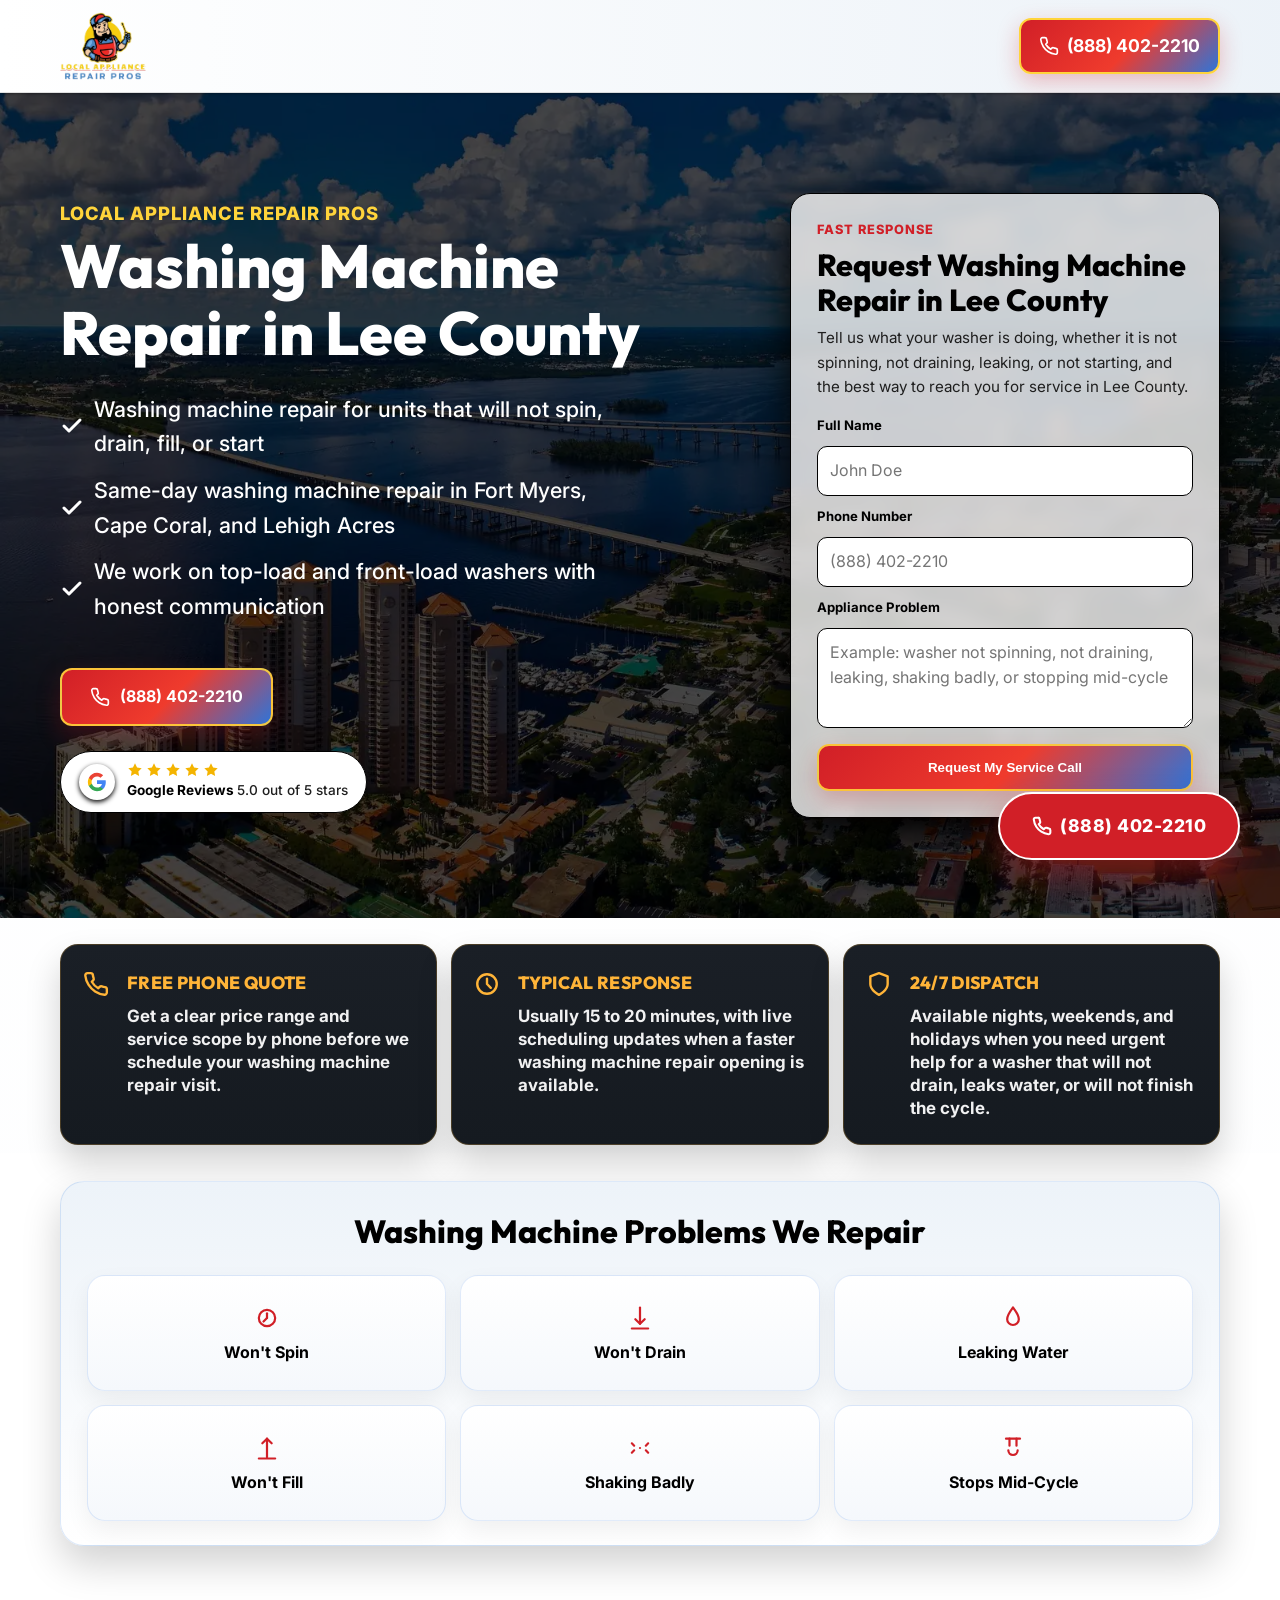
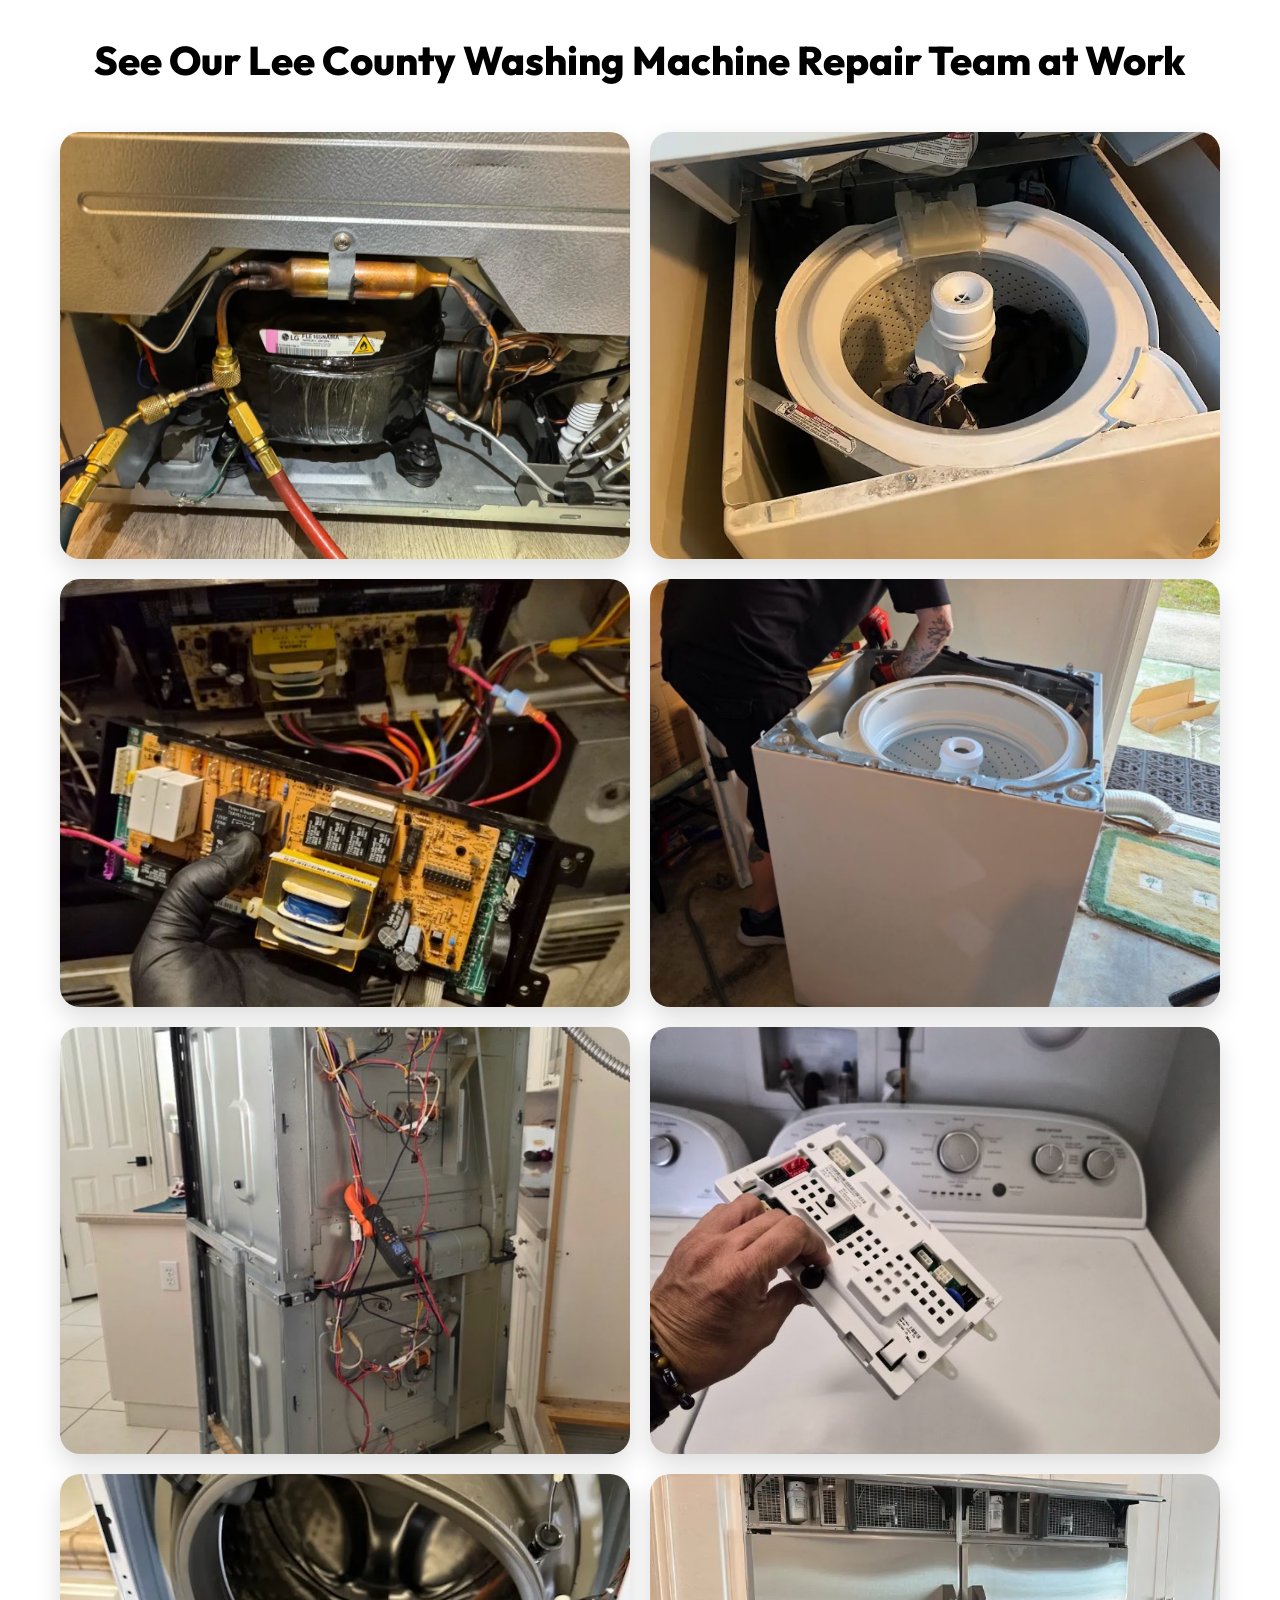
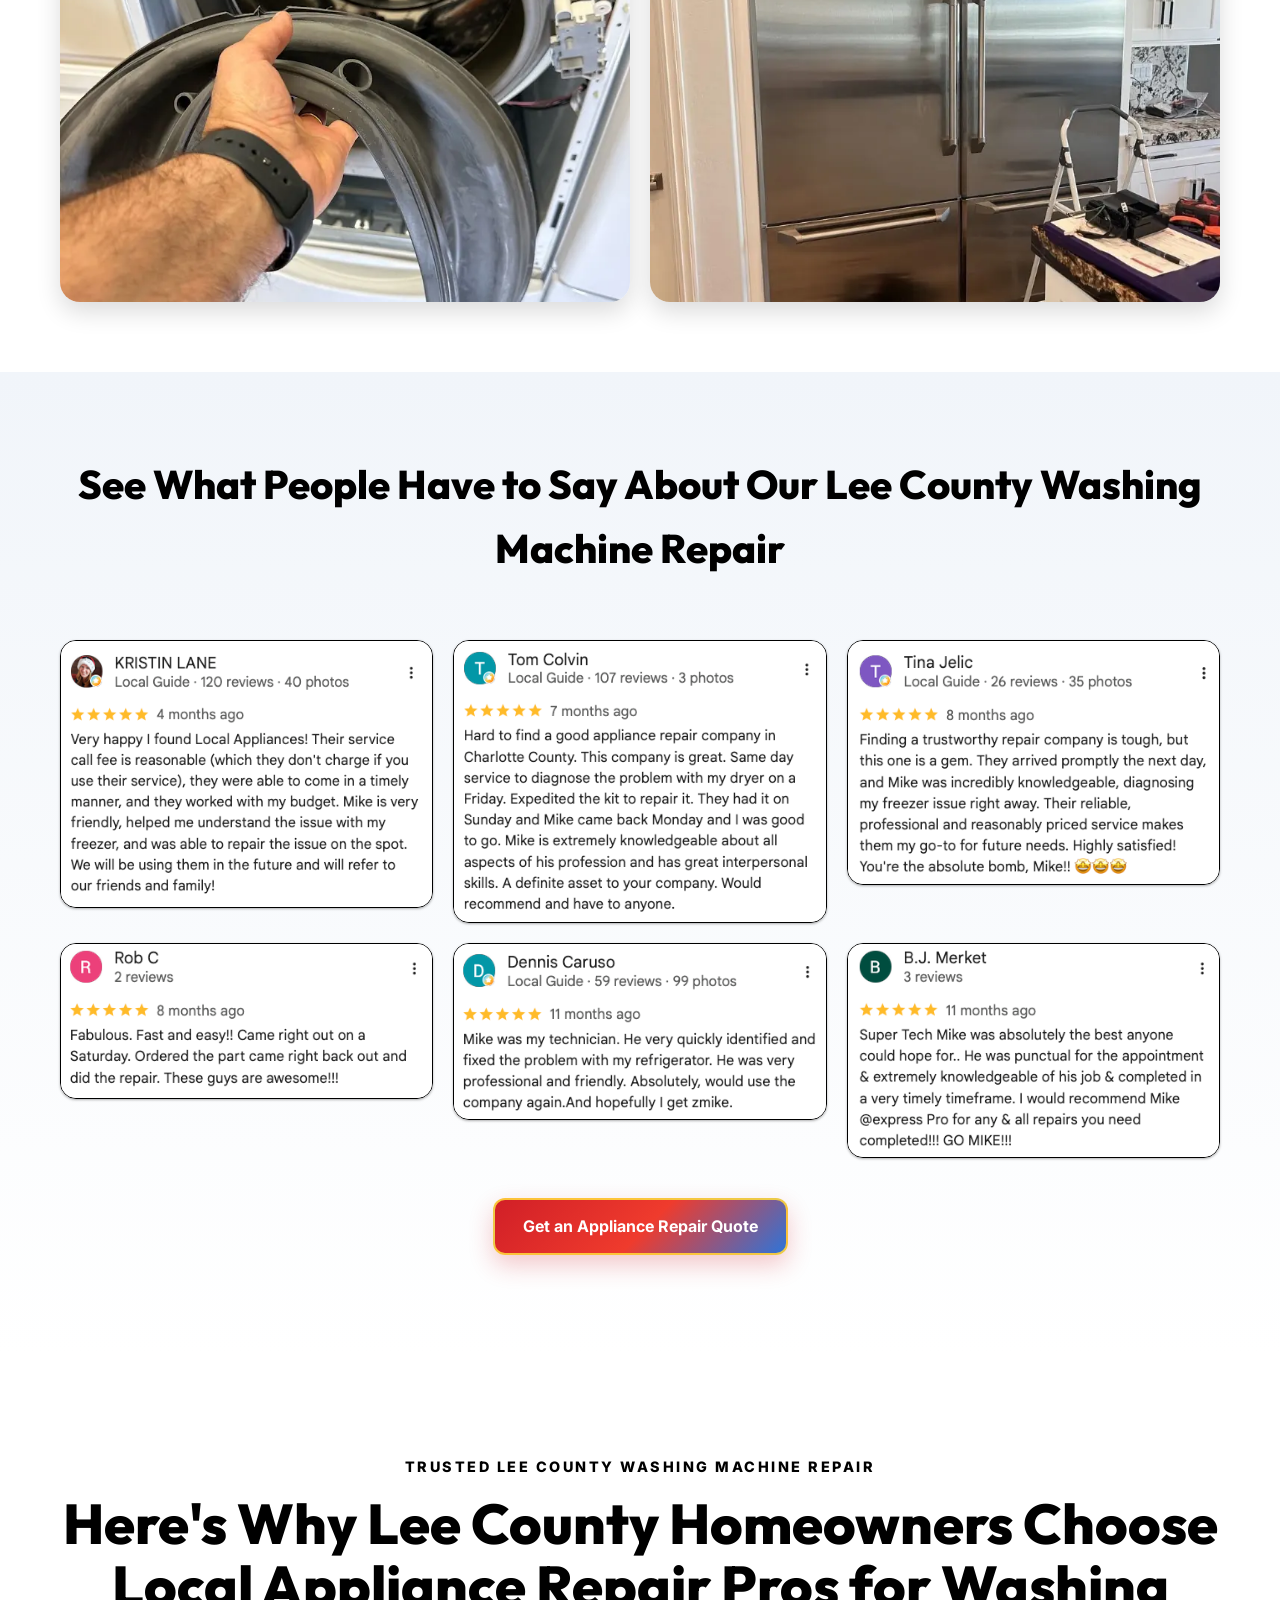
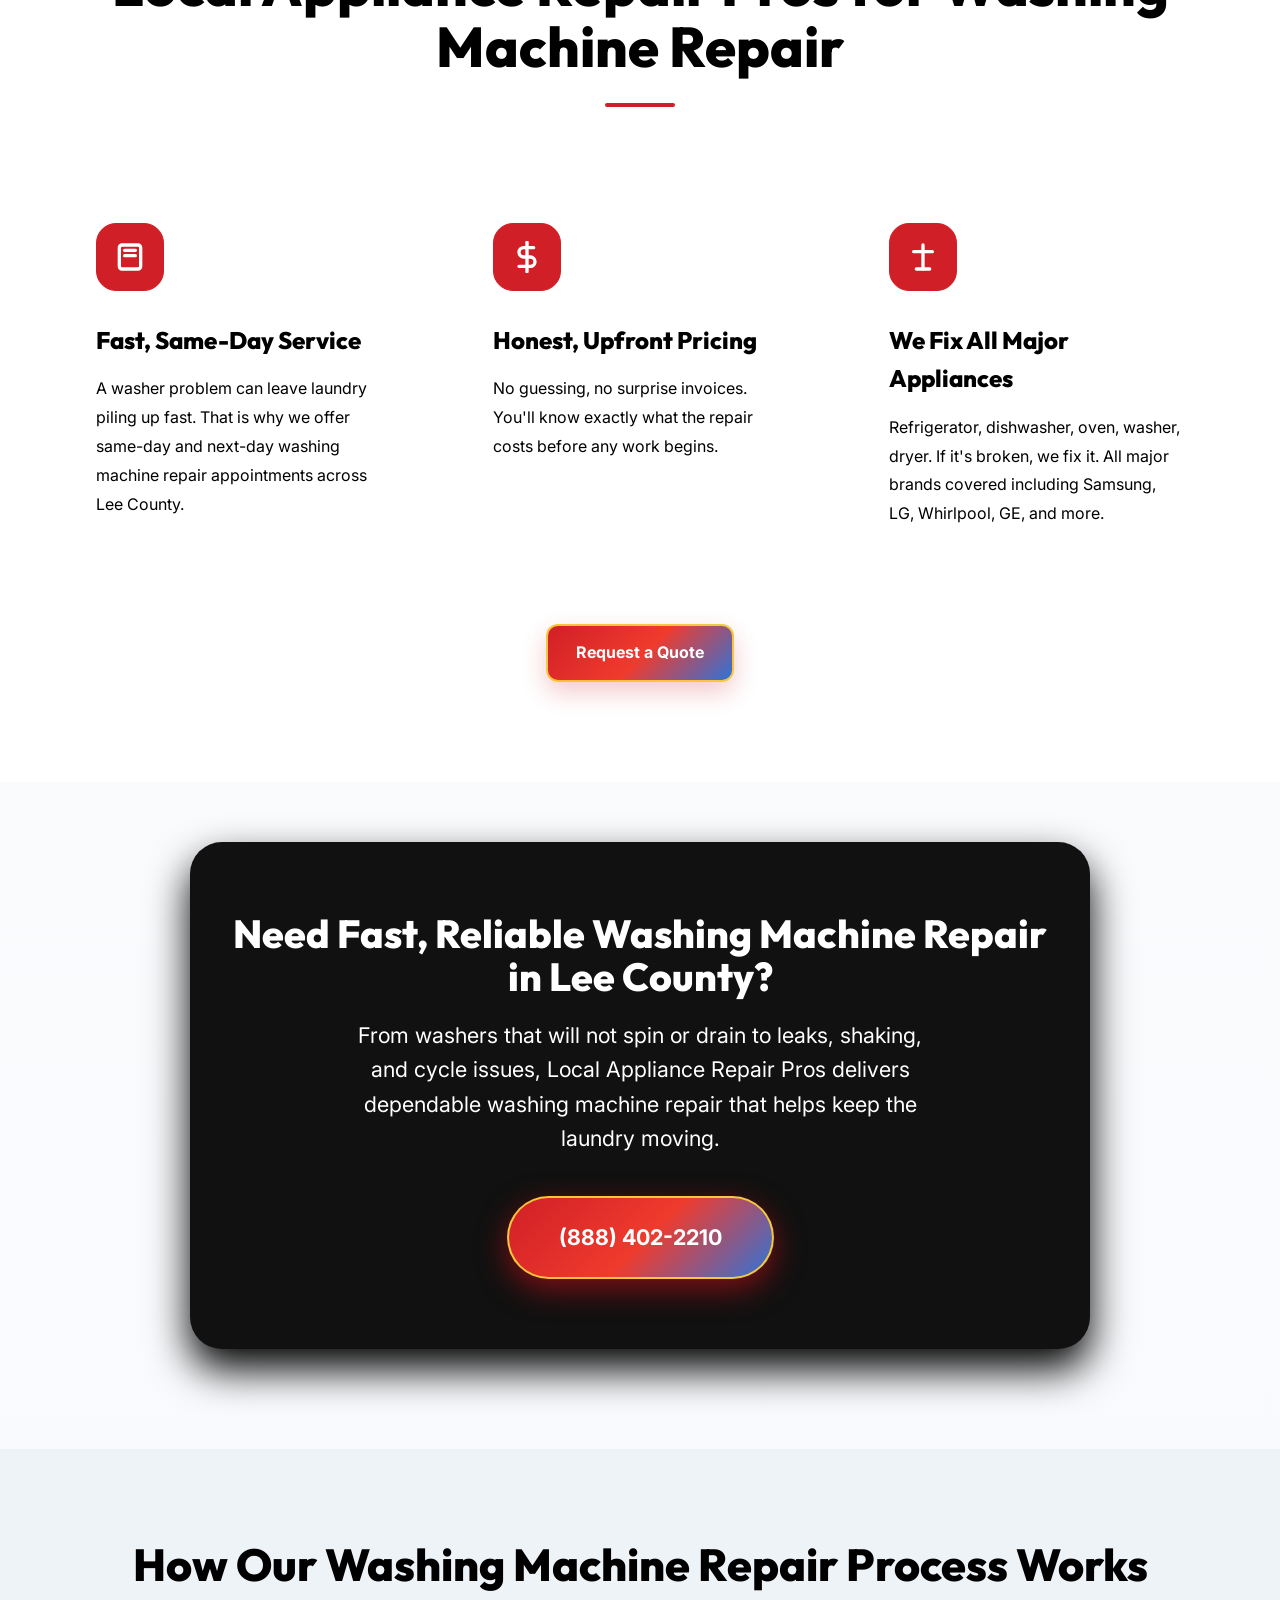
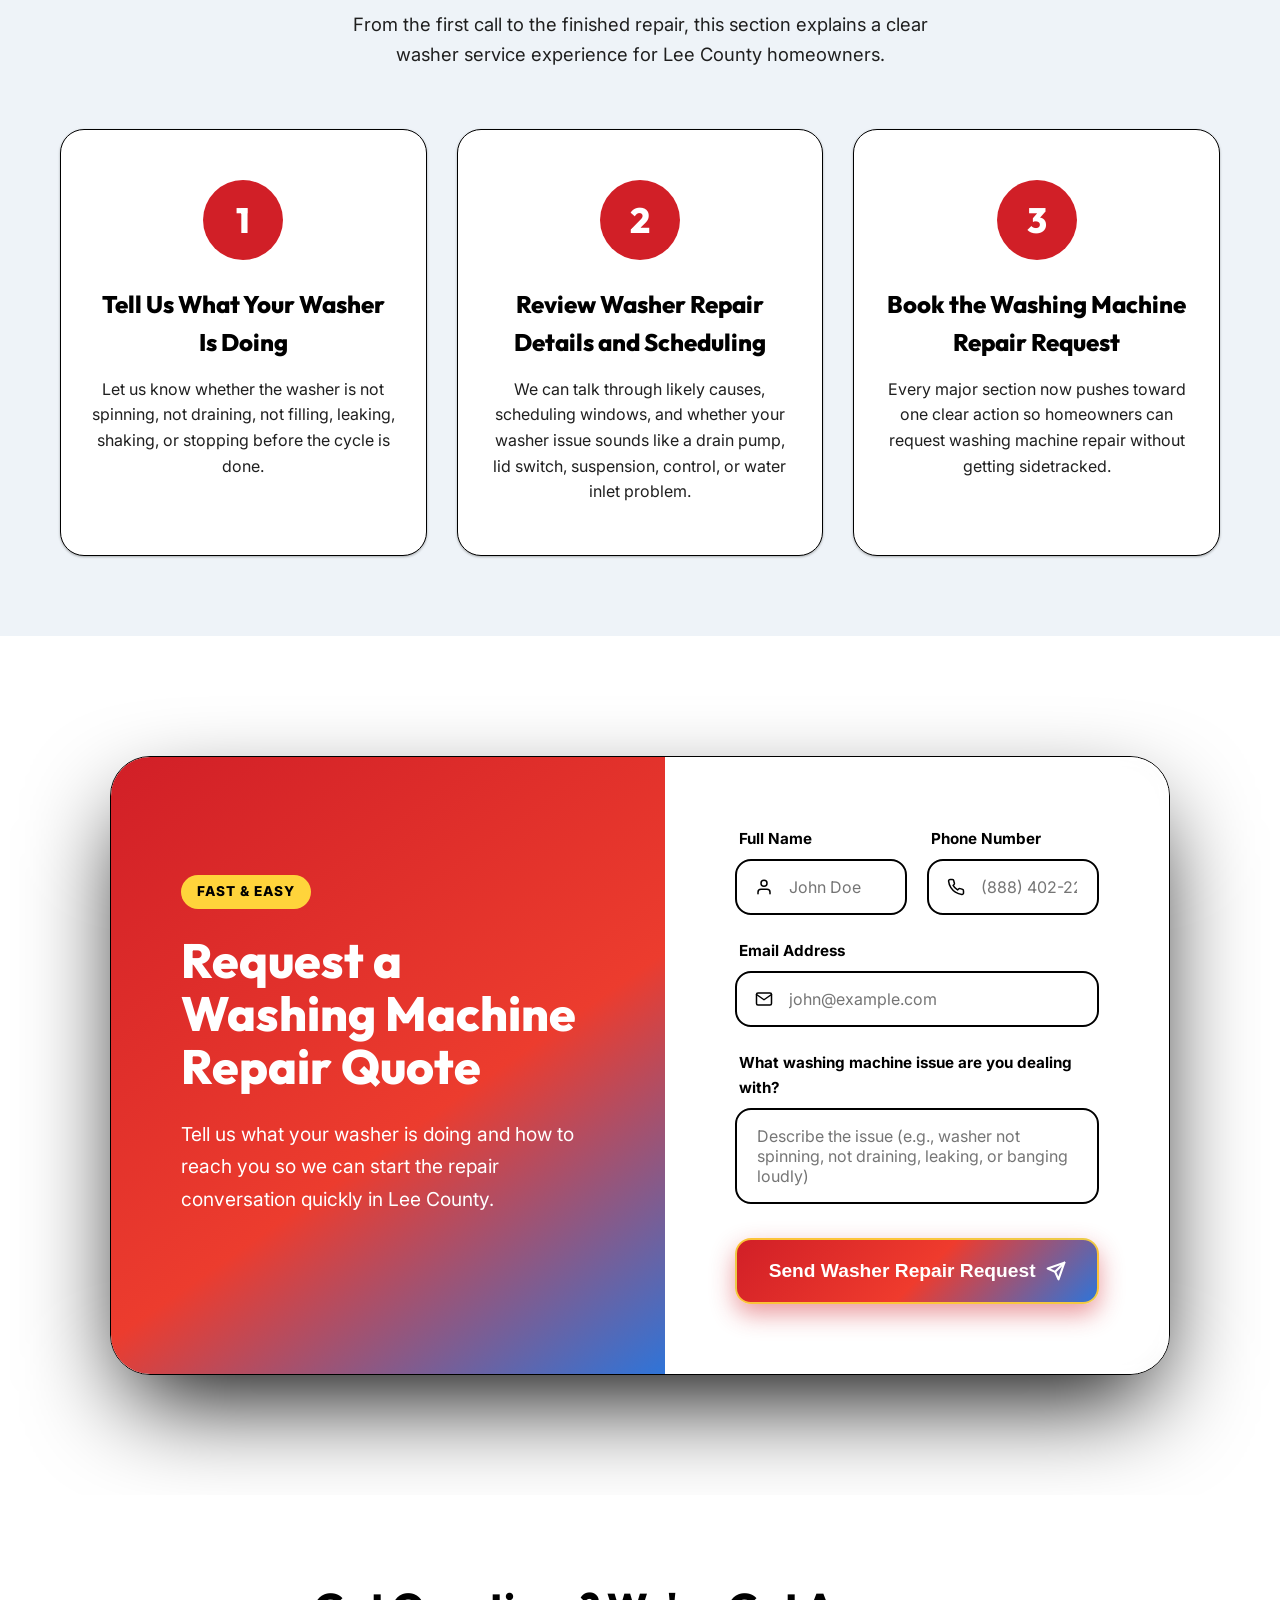
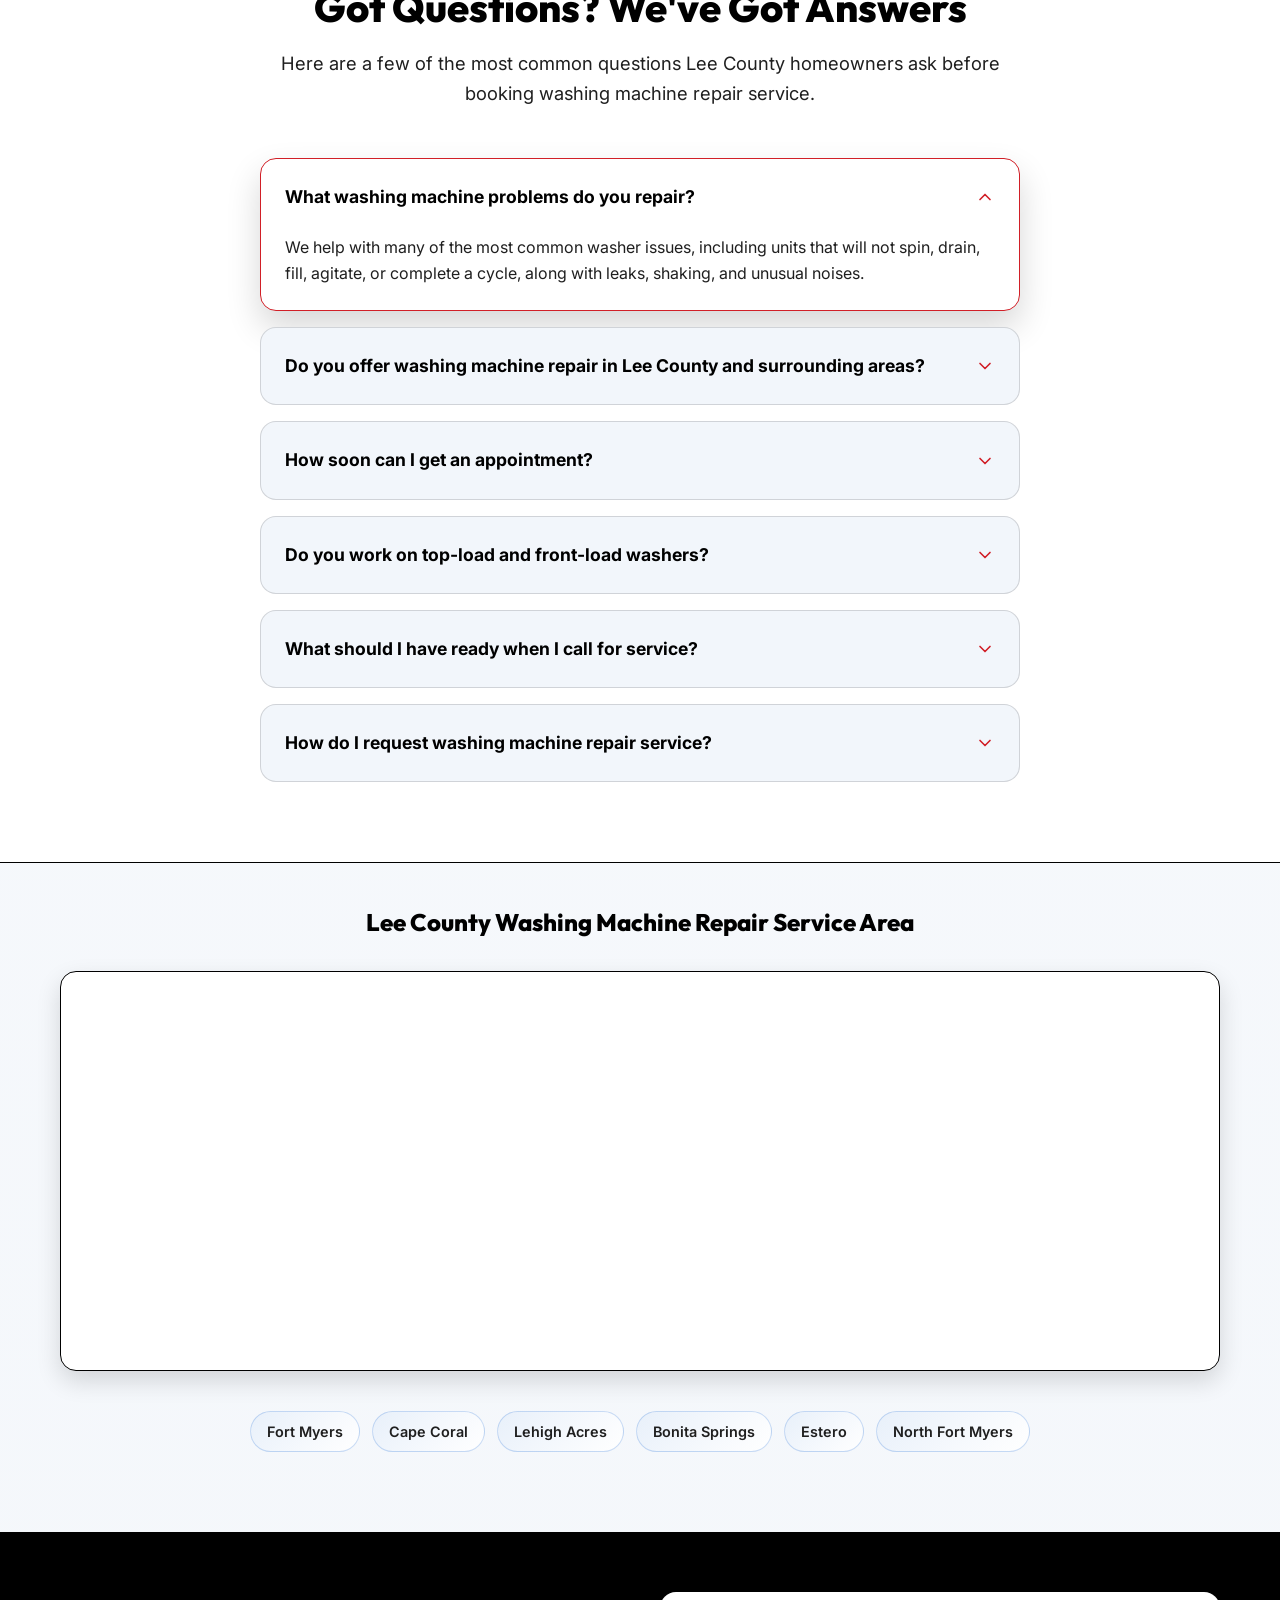
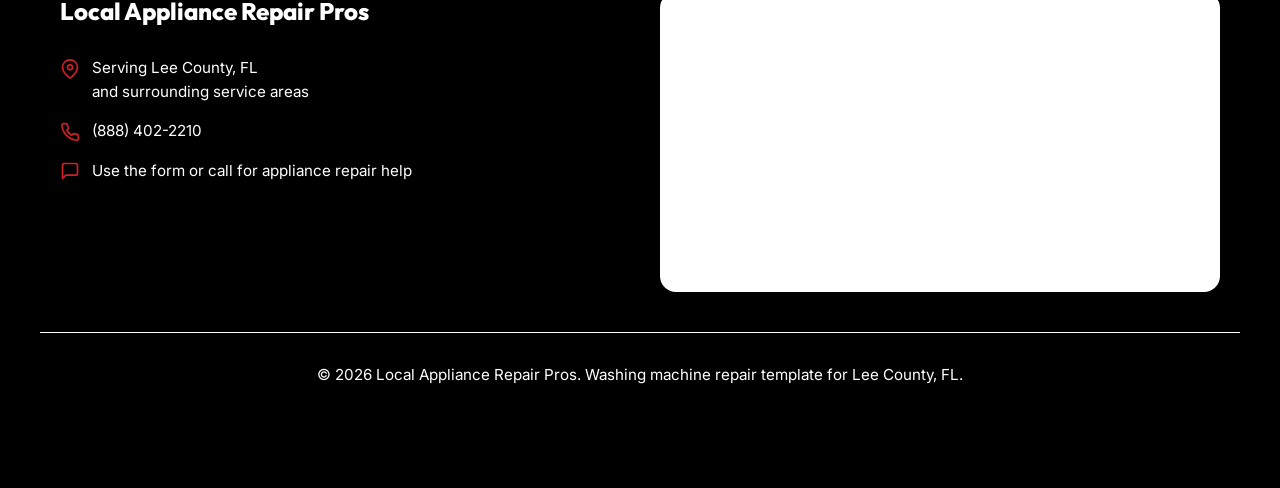
<file: washer-repair.html>
<!DOCTYPE html>
<html lang="en">

<head>
    <!-- Google Tag Manager -->
    <script>(function(w,d,s,l,i){w[l]=w[l]||[];w[l].push({'gtm.start':
    new Date().getTime(),event:'gtm.js'});var f=d.getElementsByTagName(s)[0],
    j=d.createElement(s),dl=l!='dataLayer'?'&l='+l:'';j.async=true;j.src=
    'https://www.googletagmanager.com/gtm.js?id='+i+dl;f.parentNode.insertBefore(j,f);
    })(window,document,'script','dataLayer','GTM-M6Q2LPB6');</script>
    <!-- End Google Tag Manager -->
    <script async src="https://www.googletagmanager.com/gtag/js?id=AW-18150747746"></script>
    <script>
      window.dataLayer = window.dataLayer || [];
      function gtag(){dataLayer.push(arguments);}
      gtag("js", new Date());
      gtag("config", "AW-18150747746");
      gtag("config", "AW-18150747746/WUlqCL2T59EcEOLc-c5D", {
        phone_conversion_number: "(888) 402-2210"
      });

      function gtag_report_conversion(url) {
        var callback = function () {
          if (typeof url !== "undefined") {
            window.location = url;
          }
        };
        gtag("event", "conversion", {
          send_to: "AW-18150747746/WUlqCL2T59EcEOLc-c5D",
          event_callback: callback,
          event_timeout: 2000
        });
        return false;
      }
    </script>
    <meta charset="UTF-8">
    <meta name="viewport" content="width=device-width, initial-scale=1.0">
    <title>Local Appliance Repair Pros | Washing Machine Repair Lee County</title>
    <meta name="description"
        content="Local Appliance Repair Pros provides washing machine repair in Lee County for washers that will not spin, drain, fill, or complete a cycle properly.">
    <link rel="stylesheet" href="style.css">
    <link rel="preconnect" href="https://fonts.googleapis.com">
    <link rel="preconnect" href="https://fonts.gstatic.com" crossorigin>
    <link
        href="https://fonts.googleapis.com/css2?family=Inter:wght@400;500;600;700;800&family=Outfit:wght@400;600;700;800&display=swap"
        rel="stylesheet">
    <script type="application/ld+json">
    {
      "@context": "https://schema.org",
      "@type": "LocalBusiness",
      "name": "Local Appliance Repair Pros",
      "image": "local-appliance-repair-pros-logo.webp",
      "url": "https://example.com",
      "telephone": "(888) 402-2210",
      "priceRange": "$$",
      "address": {
        "@type": "PostalAddress",
        "streetAddress": "Lee County Service Area",
        "addressLocality": "Lee County",
        "addressRegion": "FL",
        "postalCode": "33901",
        "addressCountry": "US"
      },
      "geo": {
        "@type": "GeoCoordinates",
        "latitude": 26.6406,
        "longitude": -81.8723
      },
      "openingHoursSpecification": {
        "@type": "OpeningHoursSpecification",
        "dayOfWeek": [
          "Monday",
          "Tuesday",
          "Wednesday",
          "Thursday",
          "Friday",
          "Saturday"
        ],
        "opens": "08:00",
        "closes": "18:00"
      },
      "sameAs": []
    }
    </script>
</head>

<body>
    <header class="sticky-header">
        <div class="container header-content">
            <div class="logo">
                <img src="local-appliance-repair-pros-logo.webp" alt="Local Appliance Repair Pros logo" class="logo-img">
            </div>
            <div class="header-right">
                <a href="tel:8884022210" onclick="return gtag_report_conversion('tel:8884022210');" class="phone-link header-cta" id="header-call-link">
                    <svg class="phone-icon" viewBox="0 0 24 24" fill="none" stroke="currentColor" stroke-width="2"
                        stroke-linecap="round" stroke-linejoin="round">
                        <path
                            d="M22 16.92v3a2 2 0 0 1-2.18 2 19.79 19.79 0 0 1-8.63-3.07 19.5 19.5 0 0 1-6-6 19.79 19.79 0 0 1-3.07-8.67A2 2 0 0 1 4.11 2h3a2 2 0 0 1 2 1.72 12.84 12.84 0 0 0 .7 2.81 2 2 0 0 1-.45 2.11L8.09 9.91a16 16 0 0 0 6 6l1.27-1.27a2 2 0 0 1 2.11-.45 12.84 12.84 0 0 0 2.81.7A2 2 0 0 1 22 16.92z">
                        </path>
                    </svg>
                    (888) 402-2210
                </a>
            </div>
        </div>
    </header>

    <main id="top">
        <section class="hero-v2">
            <div class="hero-overlay"></div>
            <img src="fort-myers-hero.webp" alt="Aerial view of Lee County waterfront" class="hero-bg-img">
            <div class="container hero-container">
                <div class="hero-content">
                    <p style="color: var(--accent-yellow); font-weight: 800; font-size: 1.15rem; margin-bottom: 5px; text-transform: uppercase; letter-spacing: 1px;">Local Appliance Repair Pros</p>
                    <h1 style="margin-top: 0;">Washing Machine Repair in <span class="highlight">Lee County</span></h1>
                    <ul class="hero-subtext" style="list-style: none; padding: 0; text-align: left;">
                        <li style="display: flex; align-items: center; gap: 10px; margin-bottom: 12px; text-align: left;">
                            <svg width="24" height="24" viewBox="0 0 24 24" fill="none" stroke="#ffffff" stroke-width="3" stroke-linecap="round" stroke-linejoin="round" style="flex-shrink: 0;"><polyline points="20 6 9 17 4 12"></polyline></svg>
                            Washing machine repair for units that will not spin, drain, fill, or start
                        </li>
                        <li style="display: flex; align-items: center; gap: 10px; margin-bottom: 12px; text-align: left;">
                            <svg width="24" height="24" viewBox="0 0 24 24" fill="none" stroke="#ffffff" stroke-width="3" stroke-linecap="round" stroke-linejoin="round" style="flex-shrink: 0;"><polyline points="20 6 9 17 4 12"></polyline></svg>
                            Same-day washing machine repair in Fort Myers, Cape Coral, and Lehigh Acres
                        </li>
                        <li style="display: flex; align-items: center; gap: 10px; text-align: left;">
                            <svg width="24" height="24" viewBox="0 0 24 24" fill="none" stroke="#ffffff" stroke-width="3" stroke-linecap="round" stroke-linejoin="round" style="flex-shrink: 0;"><polyline points="20 6 9 17 4 12"></polyline></svg>
                            We work on top-load and front-load washers with honest communication
                        </li>
                    </ul>

                    <div class="hero-actions-container">
                        <a href="tel:8884022210" onclick="return gtag_report_conversion('tel:8884022210');" class="btn btn-primary btn-cta-main" id="hero-call-btn">
                            <svg class="phone-icon ring-animation" viewBox="0 0 24 24" fill="none" stroke="currentColor"
                                stroke-width="2" stroke-linecap="round" stroke-linejoin="round">
                                <path
                                    d="M22 16.92v3a2 2 0 0 1-2.18 2 19.79 19.79 0 0 1-8.63-3.07 19.5 19.5 0 0 1-6-6 19.79 19.79 0 0 1-3.07-8.67A2 2 0 0 1 4.11 2h3a2 2 0 0 1 2 1.72 12.84 12.84 0 0 0 .7 2.81 2 2 0 0 1-.45 2.11L8.09 9.91a16 16 0 0 0 6 6l1.27-1.27a2 2 0 0 1 2.11-.45 12.84 12.84 0 0 0 2.81.7A2 2 0 0 1 22 16.92z">
                                </path>
                            </svg>
                            (888) 402-2210
                        </a>
                        <p class="hero-mobile-callout mobile-only">
                            <span class="hero-mobile-callout-line hero-mobile-callout-primary">1-YEAR WARRANTY on parts and labor</span>
                            <span class="hero-mobile-callout-line hero-mobile-callout-secondary">$35 OFF for veterans, seniors, first time customers</span>
                        </p>
                    </div>

                    <div style="margin-top: 8px;">
                        <div style="display: inline-flex; align-items: center; gap: 12px; background: #ffffff; padding: 10px 18px; border-radius: 50px; box-shadow: var(--shadow-md); border: 1px solid #000000;">
                            <div style="width: 36px; height: 36px; background: #fff; border-radius: 50%; box-shadow: 0 2px 5px #000000; display: flex; align-items: center; justify-content: center; flex-shrink: 0;">
                                <svg width="20" height="20" viewBox="0 0 24 24">
                                  <path fill="#4285F4" d="M22.56 12.25c0-.78-.07-1.53-.2-2.25H12v4.26h5.92c-.26 1.37-1.04 2.53-2.21 3.31v2.77h3.57c2.08-1.92 3.28-4.74 3.28-8.09z"/>
                                  <path fill="#34A853" d="M12 23c2.97 0 5.46-.98 7.28-2.66l-3.57-2.77c-.98.66-2.23 1.06-3.71 1.06-2.86 0-5.29-1.93-6.16-4.53H2.18v2.84C3.99 20.53 7.7 23 12 23z"/>
                                  <path fill="#FBBC05" d="M5.84 14.09c-.22-.66-.35-1.36-.35-2.09s.13-1.43.35-2.09V7.07H2.18C1.43 8.55 1 10.22 1 12s.43 3.45 1.18 4.93l3.66-2.84z"/>
                                  <path fill="#EA4335" d="M12 5.38c1.62 0 3.06.56 4.21 1.64l3.15-3.15C17.45 2.09 14.97 1 12 1 7.7 1 3.99 3.47 2.18 7.07l3.66 2.84c.87-2.6 3.3-4.53 6.16-4.53z"/>
                                </svg>
                            </div>
                            <div style="display: flex; flex-direction: column; align-items: flex-start; text-align: left;">
                                <div style="display: flex; gap: 3px; color: #f4b400;">
                                    <svg width="16" height="16" viewBox="0 0 24 24" fill="currentColor"><path d="M12 2L15.09 8.26L22 9.27L17 14.14L18.18 21.02L12 17.77L5.82 21.02L7 14.14L2 9.27L8.91 8.26L12 2Z"/></svg>
                                    <svg width="16" height="16" viewBox="0 0 24 24" fill="currentColor"><path d="M12 2L15.09 8.26L22 9.27L17 14.14L18.18 21.02L12 17.77L5.82 21.02L7 14.14L2 9.27L8.91 8.26L12 2Z"/></svg>
                                    <svg width="16" height="16" viewBox="0 0 24 24" fill="currentColor"><path d="M12 2L15.09 8.26L22 9.27L17 14.14L18.18 21.02L12 17.77L5.82 21.02L7 14.14L2 9.27L8.91 8.26L12 2Z"/></svg>
                                    <svg width="16" height="16" viewBox="0 0 24 24" fill="currentColor"><path d="M12 2L15.09 8.26L22 9.27L17 14.14L18.18 21.02L12 17.77L5.82 21.02L7 14.14L2 9.27L8.91 8.26L12 2Z"/></svg>
                                    <svg width="16" height="16" viewBox="0 0 24 24" fill="currentColor"><path d="M12 2L15.09 8.26L22 9.27L17 14.14L18.18 21.02L12 17.77L5.82 21.02L7 14.14L2 9.27L8.91 8.26L12 2Z"/></svg>
                                </div>
                                <span style="font-size: 0.85rem; font-weight: 700; color: var(--text-main); margin-top: 2px;">Google Reviews <span style="font-weight: 500; color: var(--text-light);">5.0 out of 5 stars</span></span>
                            </div>
                        </div>

                        <div class="desktop-hero-photo desktop-only">
                            <img src="placeholder.svg" alt="Local Appliance Repair Pros technician placeholder" class="desktop-hero-photo-img">
                        </div>

                        <div class="mobile-truck-anim-hero mobile-only truck-trigger">
                            <img src="placeholder.svg" alt="Local Appliance Repair Pros service placeholder" class="truck-img-hero">
                        </div>
                    </div>
                </div>
                <aside class="hero-form-panel desktop-only" aria-label="Request appliance repair">
                    <div class="hero-form-card">
                        <p class="hero-form-kicker">Fast Response</p>
                        <h3>Request Washing Machine Repair in Lee County</h3>
                        <p class="hero-form-copy">Tell us what your washer is doing, whether it is not spinning, not draining, leaking, or not starting, and the best way to reach you for service in Lee County.</p>
                        <form data-netlify="true" name="hero-appliance-repair-quote" class="hero-quick-form">
                            <input type="hidden" name="form-name" value="hero-appliance-repair-quote">
                            <label for="hero-name">Full Name</label>
                            <input type="text" id="hero-name" name="name" required placeholder="John Doe">

                            <label for="hero-phone">Phone Number</label>
                            <input type="tel" id="hero-phone" name="phone" required placeholder="(888) 402-2210">

                            <label for="hero-needs">Appliance Problem</label>
                            <textarea id="hero-needs" name="needs" rows="3" required placeholder="Example: washer not spinning, not draining, leaking, shaking badly, or stopping mid-cycle"></textarea>

                            <button type="submit" class="btn btn-primary hero-form-submit">Request My Service Call</button>
                        </form>
                    </div>
                </aside>
                </div>
            </div>
        </section>

        <section class="service-highlights">
            <div class="container">
                <div class="service-highlights-grid">
                    <article class="service-highlight-card">
                        <div class="service-highlight-icon" aria-hidden="true">
                            <svg width="26" height="26" viewBox="0 0 24 24" fill="none" stroke="currentColor" stroke-width="2.2" stroke-linecap="round" stroke-linejoin="round">
                                <path d="M22 16.92v3a2 2 0 0 1-2.18 2 19.79 19.79 0 0 1-8.63-3.07 19.5 19.5 0 0 1-6-6 19.79 19.79 0 0 1-3.07-8.67A2 2 0 0 1 4.11 2h3a2 2 0 0 1 2 1.72 12.84 12.84 0 0 0 .7 2.81 2 2 0 0 1-.45 2.11L8.09 9.91a16 16 0 0 0 6 6l1.27-1.27a2 2 0 0 1 2.11-.45 12.84 12.84 0 0 0 2.81.7A2 2 0 0 1 22 16.92z"></path>
                            </svg>
                        </div>
                        <div class="service-highlight-copy">
                            <h3>Free Phone Quote</h3>
                            <p>Get a clear price range and service scope by phone before we schedule your washing machine repair visit.</p>
                        </div>
                    </article>

                    <article class="service-highlight-card">
                        <div class="service-highlight-icon" aria-hidden="true">
                            <svg width="26" height="26" viewBox="0 0 24 24" fill="none" stroke="currentColor" stroke-width="2.2" stroke-linecap="round" stroke-linejoin="round">
                                <circle cx="12" cy="12" r="9"></circle>
                                <polyline points="12 7 12 12 15.5 15.5"></polyline>
                            </svg>
                        </div>
                        <div class="service-highlight-copy">
                            <h3>Typical Response</h3>
                            <p>Usually 15 to 20 minutes, with live scheduling updates when a faster washing machine repair opening is available.</p>
                        </div>
                    </article>

                    <article class="service-highlight-card">
                        <div class="service-highlight-icon" aria-hidden="true">
                            <svg width="26" height="26" viewBox="0 0 24 24" fill="none" stroke="currentColor" stroke-width="2.2" stroke-linecap="round" stroke-linejoin="round">
                                <path d="M12 22s8-4 8-10V5l-8-3-8 3v7c0 6 8 10 8 10z"></path>
                            </svg>
                        </div>
                        <div class="service-highlight-copy">
                            <h3>24/7 Dispatch</h3>
                            <p>Available nights, weekends, and holidays when you need urgent help for a washer that will not drain, leaks water, or will not finish the cycle.</p>
                        </div>
                    </article>
                </div>
            </div>
        </section>

        <section class="appliance-strip appliance-issues-strip">
            <div class="container">
                <div class="appliance-strip-inner">
                    <h3>Washing Machine Problems We Repair</h3>
                    <div class="appliance-strip-grid">
                        <div class="appliance-pill">
                            <svg width="28" height="28" viewBox="0 0 24 24" fill="none" stroke="currentColor" stroke-width="1.9" stroke-linecap="round" stroke-linejoin="round">
                                <circle cx="12" cy="12" r="7"></circle>
                                <path d="M12 8v4"></path>
                                <path d="M12 12 9 15"></path>
                            </svg>
                            <span>Won't Spin</span>
                        </div>
                        <div class="appliance-pill">
                            <svg width="28" height="28" viewBox="0 0 24 24" fill="none" stroke="currentColor" stroke-width="1.9" stroke-linecap="round" stroke-linejoin="round">
                                <path d="M12 3v14"></path>
                                <path d="M8 13l4 4 4-4"></path>
                                <path d="M5 21h14"></path>
                            </svg>
                            <span>Won't Drain</span>
                        </div>
                        <div class="appliance-pill">
                            <svg width="28" height="28" viewBox="0 0 24 24" fill="none" stroke="currentColor" stroke-width="1.9" stroke-linecap="round" stroke-linejoin="round">
                                <path d="M12 3C9 7 7 9.5 7 13a5 5 0 0 0 10 0c0-3.5-2-6-5-10Z"></path>
                            </svg>
                            <span>Leaking Water</span>
                        </div>
                        <div class="appliance-pill">
                            <svg width="28" height="28" viewBox="0 0 24 24" fill="none" stroke="currentColor" stroke-width="1.9" stroke-linecap="round" stroke-linejoin="round">
                                <path d="M12 4v16"></path>
                                <path d="M8 8l4-4 4 4"></path>
                                <path d="M5 21h14"></path>
                            </svg>
                            <span>Won't Fill</span>
                        </div>
                        <div class="appliance-pill">
                            <svg width="28" height="28" viewBox="0 0 24 24" fill="none" stroke="currentColor" stroke-width="1.9" stroke-linecap="round" stroke-linejoin="round">
                                <path d="m5 8 2 2"></path>
                                <path d="m17 14 2 2"></path>
                                <path d="m5 16 2-2"></path>
                                <path d="m17 10 2-2"></path>
                                <path d="M12 12h.01"></path>
                            </svg>
                            <span>Shaking Badly</span>
                        </div>
                        <div class="appliance-pill">
                            <svg width="28" height="28" viewBox="0 0 24 24" fill="none" stroke="currentColor" stroke-width="1.9" stroke-linecap="round" stroke-linejoin="round">
                                <path d="M6 4h12"></path>
                                <path d="M9 4v6"></path>
                                <path d="M15 4v6"></path>
                                <path d="M8 14a4 4 0 1 0 8 0"></path>
                            </svg>
                            <span>Stops Mid-Cycle</span>
                        </div>
                    </div>
                </div>
            </div>
        </section>

        <section class="team-gallery" style="background: var(--white); padding: 70px 0;">
            <div class="container">
                <div class="section-header" style="margin-bottom: 40px;">
                    <h2>See Our Lee County Washing Machine Repair Team at Work</h2>
                </div>
                <div class="team-grid">
                    <div class="team-item"><img src="team-photo-1.webp" alt="Washing machine repair service visit in a Lee County home" style="position: absolute; top: 0; left: 0; width: 100%; height: 100%; object-fit: cover;"></div>
                    <div class="team-item"><img src="team-photo-2.webp" alt="Appliance control replacement during stove repair" style="position: absolute; top: 0; left: 0; width: 100%; height: 100%; object-fit: cover;"></div>
                    <div class="team-item"><img src="team-photo-3.jpeg" alt="Technician holding a replacement appliance control board" style="position: absolute; top: 0; left: 0; width: 100%; height: 100%; object-fit: cover;"></div>
                    <div class="team-item"><img src="team-photo-4.jpeg" alt="Technician working on a washing machine repair" style="position: absolute; top: 0; left: 0; width: 100%; height: 100%; object-fit: cover;"></div>
                    <div class="team-item"><img src="team-photo-5.jpeg" alt="Refrigerator repair diagnostics in progress" style="position: absolute; top: 0; left: 0; width: 100%; height: 100%; object-fit: cover;"></div>
                    <div class="team-item"><img src="team-photo-6.jpeg" alt="Replacement washer control panel ready for installation" style="position: absolute; top: 0; left: 0; width: 100%; height: 100%; object-fit: cover;"></div>
                    <div class="team-item"><img src="team-photo-7.webp" alt="Technician servicing an appliance with tools on site" style="position: absolute; top: 0; left: 0; width: 100%; height: 100%; object-fit: cover;"></div>
                    <div class="team-item"><img src="team-photo-8.webp" alt="Inside view of a refrigerator during component replacement" style="position: absolute; top: 0; left: 0; width: 100%; height: 100%; object-fit: cover;"></div>
                </div>
            </div>
        </section>

        <section id="reviews" class="reviews">
            <div class="container">
                <div class="section-header" style="display: flex; flex-direction: column; align-items: center;">
                    <h2>See What People Have to Say About Our Lee County Washing Machine Repair</h2>
                </div>

                <div class="reviews-grid-v2">
                    <img src="review-kristin-lane.png" alt="Local Appliance Repair Pros review from Kristin Lane" class="review-img-v2">
                    <img src="review-tom-colvin.png" alt="Local Appliance Repair Pros review from Tom Colvin" class="review-img-v2">
                    <img src="review-tina-jelic.png" alt="Local Appliance Repair Pros review from Tina Jelic" class="review-img-v2">
                    <img src="review-rob-c.png" alt="Local Appliance Repair Pros review from Rob C" class="review-img-v2">
                    <img src="review-dennis-caruso.png" alt="Local Appliance Repair Pros review from Dennis Caruso" class="review-img-v2">
                    <img src="review-bj-merket.png" alt="Local Appliance Repair Pros review from B.J. Merket" class="review-img-v2">
                </div>

                <div style="display: flex; flex-wrap: wrap; justify-content: center; gap: 14px; margin-top: 40px; margin-bottom: 20px;">
                    <a href="#top" class="btn btn-primary" id="reviews-call-btn">Get an Appliance Repair Quote</a>
                </div>
            </div>
        </section>

        <section class="why-pick-v3">
            <div class="blob-1"></div>
            <div class="blob-2"></div>

            <div class="container" style="position: relative; z-index: 2;">
                <div class="section-header-v3">
                    <p class="subtitle-v3">Trusted Lee County Washing Machine Repair</p>
                    <h2 class="title-v3">Here's Why Lee County Homeowners Choose Local Appliance Repair Pros for Washing Machine Repair</h2>
                    <div class="divider-v3"></div>
                </div>

                <div class="feature-grid-v3">
                    <div class="feature-card-v3 reveal">
                        <div class="icon-box-v3">
                            <svg width="32" height="32" viewBox="0 0 24 24" fill="none" stroke="#ffffff" stroke-width="2.5" stroke-linecap="round" stroke-linejoin="round">
                                <rect x="4" y="3" width="16" height="18" rx="2"/><line x1="8" y1="7" x2="16" y2="7"/><line x1="8" y1="11" x2="16" y2="11"/>
                            </svg>
                        </div>
                        <h3 class="card-title-v3">Fast, Same-Day Service</h3>
                        <p class="card-text-v3">A washer problem can leave laundry piling up fast. That is why we offer same-day and next-day washing machine repair appointments across Lee County.</p>
                    </div>

                    <div class="feature-card-v3 reveal" style="transition-delay: 0.1s;">
                        <div class="icon-box-v3">
                            <svg width="32" height="32" viewBox="0 0 24 24" fill="none" stroke="#ffffff" stroke-width="2.5" stroke-linecap="round" stroke-linejoin="round">
                                <line x1="12" y1="1" x2="12" y2="23"/><path d="M17 5H9.5a3.5 3.5 0 0 0 0 7h5a3.5 3.5 0 0 1 0 7H6"/>
                            </svg>
                        </div>
                        <h3 class="card-title-v3">Honest, Upfront Pricing</h3>
                        <p class="card-text-v3">No guessing, no surprise invoices. You'll know exactly what the repair costs before any work begins.</p>
                    </div>

                    <div class="feature-card-v3 reveal" style="transition-delay: 0.2s;">
                        <div class="icon-box-v3">
                            <svg width="32" height="32" viewBox="0 0 24 24" fill="none" stroke="#ffffff" stroke-width="2.5" stroke-linecap="round" stroke-linejoin="round">
                                <path d="M12 3v18"/><path d="M5 8h14"/><path d="M7 21h10"/>
                            </svg>
                        </div>
                        <h3 class="card-title-v3">We Fix All Major Appliances</h3>
                        <p class="card-text-v3">Refrigerator, dishwasher, oven, washer, dryer. If it's broken, we fix it. All major brands covered including Samsung, LG, Whirlpool, GE, and more.</p>
                    </div>
                </div>

                <div style="display: flex; flex-wrap: wrap; justify-content: center; gap: 14px; margin-top: 50px;">
                    <a href="#top" class="btn btn-primary" id="why-pick-call-btn">Request a Quote</a>
                </div>
            </div>
        </section>

        <section class="final-cta" style="padding: 60px 20px 100px;">
            <div class="container" style="background: #111111; border-radius: 32px; padding: 70px 30px; text-align: center; box-shadow: 0 20px 40px #000000; position: relative; overflow: hidden; max-width: 900px; margin: 0 auto;">
                <h2 style="color: var(--white); position: relative; z-index: 2; line-height: 1.1;">Need Fast, Reliable Washing Machine Repair in Lee County?</h2>
                <p style="color: #ffffff; position: relative; z-index: 2; max-width: 600px; margin: 0 auto 40px auto; font-size: 1.35rem;">From washers that will not spin or drain to leaks, shaking, and cycle issues, Local Appliance Repair Pros delivers dependable washing machine repair that helps keep the laundry moving.</p>
                <div style="position: relative; z-index: 2; display: flex; flex-wrap: wrap; align-items: center; justify-content: center; gap: 16px;">
                    <a href="tel:8884022210" onclick="return gtag_report_conversion('tel:8884022210');" class="btn btn-primary btn-large" id="final-call-btn" style="padding: 22px 50px; border-radius: 50px; display: inline-flex; align-items: center; gap: 16px; box-shadow: 0 10px 30px #7f0f14; font-size: 1.35rem;">
                        (888) 402-2210
                    </a>
                </div>
            </div>
        </section>

        <section class="process" style="padding: 80px 0; background: var(--bg-light);">
            <div class="container">
                <div class="section-header" style="text-align: center; margin-bottom: 60px;">
                    <h2 style="font-size: 2.8rem; color: var(--primary);">How Our Washing Machine Repair Process Works</h2>
                    <p style="color: var(--text-light); font-size: 1.15rem; max-width: 600px; margin: 10px auto 0;">From the first call to the finished repair, this section explains a clear washer service experience for Lee County homeowners.</p>
                </div>

                <div style="display: grid; grid-template-columns: repeat(auto-fit, minmax(300px, 1fr)); gap: 30px; position: relative;">
                    <div style="background: var(--white); padding: 50px 30px; border-radius: 24px; text-align: center; box-shadow: var(--shadow-sm); border: 1px solid #000000; transition: transform 0.3s ease;">
                        <div style="width: 80px; height: 80px; background: #d11f27; color: #ffffff; border-radius: 50%; display: flex; align-items: center; justify-content: center; font-size: 2.2rem; margin: 0 auto 25px; font-weight: 800; font-family: 'Outfit', sans-serif;">1</div>
                        <h3 style="font-size: 1.5rem; margin-bottom: 15px; color: var(--primary);">Tell Us What Your Washer Is Doing</h3>
                        <p style="color: var(--text-light); line-height: 1.6;">Let us know whether the washer is not spinning, not draining, not filling, leaking, shaking, or stopping before the cycle is done.</p>
                    </div>

                    <div style="background: var(--white); padding: 50px 30px; border-radius: 24px; text-align: center; box-shadow: var(--shadow-sm); border: 1px solid #000000; transition: transform 0.3s ease;">
                        <div style="width: 80px; height: 80px; background: #d11f27; color: #ffffff; border-radius: 50%; display: flex; align-items: center; justify-content: center; font-size: 2.2rem; margin: 0 auto 25px; font-weight: 800; font-family: 'Outfit', sans-serif;">2</div>
                        <h3 style="font-size: 1.5rem; margin-bottom: 15px; color: var(--primary);">Review Washer Repair Details and Scheduling</h3>
                        <p style="color: var(--text-light); line-height: 1.6;">We can talk through likely causes, scheduling windows, and whether your washer issue sounds like a drain pump, lid switch, suspension, control, or water inlet problem.</p>
                    </div>

                    <div style="background: var(--white); padding: 50px 30px; border-radius: 24px; text-align: center; box-shadow: var(--shadow-sm); border: 1px solid #000000; transition: transform 0.3s ease;">
                        <div style="width: 80px; height: 80px; background: #d11f27; color: #ffffff; border-radius: 50%; display: flex; align-items: center; justify-content: center; font-size: 2.2rem; margin: 0 auto 25px; font-weight: 800; font-family: 'Outfit', sans-serif;">3</div>
                        <h3 style="font-size: 1.5rem; margin-bottom: 15px; color: var(--primary);">Book the Washing Machine Repair Request</h3>
                        <p style="color: var(--text-light); line-height: 1.6;">Every major section now pushes toward one clear action so homeowners can request washing machine repair without getting sidetracked.</p>
                    </div>
                </div>
            </div>
        </section>

        <section id="quote-form" class="quote-form-section-v2">
            <div class="container container-medium">
                <div class="form-wrapper-v2">
                    <div class="form-grid-v2">
                        <div class="form-content-v2">
                            <span class="form-tag">Fast & Easy</span>
                            <h2 class="form-title">Request a <span class="highlight">Washing Machine Repair Quote</span></h2>
                            <p class="form-description">Tell us what your washer is doing and how to reach you so we can start the repair conversation quickly in Lee County.</p>

                        </div>

                        <div class="form-container-v2">
                            <form id="lead-form" data-netlify="true" name="appliance-repair-quote" class="premium-form">
                                <input type="hidden" name="form-name" value="appliance-repair-quote">
                                <div class="input-row">
                                    <div class="input-field">
                                        <label for="name">Full Name</label>
                                        <div class="input-wrapper">
                                            <svg class="input-icon" width="18" height="18" viewBox="0 0 24 24" fill="none" stroke="currentColor" stroke-width="2" stroke-linecap="round" stroke-linejoin="round"><path d="M20 21v-2a4 4 0 0 0-4-4H8a4 4 0 0 0-4 4v2"></path><circle cx="12" cy="7" r="4"></circle></svg>
                                            <input type="text" id="name" name="name" required placeholder="John Doe">
                                        </div>
                                    </div>
                                    <div class="input-field">
                                        <label for="phone">Phone Number</label>
                                        <div class="input-wrapper">
                                            <svg class="input-icon" width="18" height="18" viewBox="0 0 24 24" fill="none" stroke="currentColor" stroke-width="2" stroke-linecap="round" stroke-linejoin="round"><path d="M22 16.92v3a2 2 0 0 1-2.18 2 19.79 19.79 0 0 1-8.63-3.07 19.5 19.5 0 0 1-6-6 19.79 19.79 0 0 1-3.07-8.67A2 2 0 0 1 4.11 2h3a2 2 0 0 1 2 1.72 12.84 12.84 0 0 0 .7 2.81 2 2 0 0 1-.45 2.11L8.09 9.91a16 16 0 0 0 6 6l1.27-1.27a2 2 0 0 1 2.11-.45 12.84 12.84 0 0 0 2.81.7A2 2 0 0 1 22 16.92z"></path></svg>
                                            <input type="tel" id="phone" name="phone" required placeholder="(888) 402-2210">
                                        </div>
                                    </div>
                                </div>
                                <div class="input-field">
                                    <label for="email">Email Address</label>
                                    <div class="input-wrapper">
                                        <svg class="input-icon" width="18" height="18" viewBox="0 0 24 24" fill="none" stroke="currentColor" stroke-width="2" stroke-linecap="round" stroke-linejoin="round"><path d="M4 4h16c1.1 0 2 .9 2 2v12c0 1.1-.9 2-2 2H4c-1.1 0-2-.9-2-2V6c0-1.1.9-2 2-2z"></path><polyline points="22,6 12,13 2,6"></polyline></svg>
                                        <input type="email" id="email" name="email" required placeholder="john@example.com">
                                    </div>
                                </div>
                                <div class="input-field">
                                    <label for="needs">What washing machine issue are you dealing with?</label>
                                    <div class="input-wrapper">
                                        <textarea id="needs" name="needs" rows="3" required placeholder="Describe the issue (e.g., washer not spinning, not draining, leaking, or banging loudly)"></textarea>
                                    </div>
                                </div>
                                <button type="submit" class="btn btn-primary submit-btn-v2">
                                    <span>Send Washer Repair Request</span>
                                    <svg width="20" height="20" viewBox="0 0 24 24" fill="none" stroke="currentColor" stroke-width="2.5" stroke-linecap="round" stroke-linejoin="round"><line x1="22" y1="2" x2="11" y2="13"></line><polygon points="22 2 15 22 11 13 2 9 22 2"></polygon></svg>
                                </button>
                            </form>
                        </div>
                    </div>
                </div>
            </div>
        </section>

        <div id="success-modal" class="modal">
            <div class="modal-content">
                <div class="modal-header">
                    <span class="close-modal">&times;</span>
                </div>
                <div class="modal-body" style="text-align: center; padding: 20px 10px 40px;">
                    <div class="success-icon">✓</div>
                    <h3 style="font-size: 2rem; color: var(--primary); margin-bottom: 15px;">Request Received!</h3>
                    <p style="font-size: 1.15rem; color: var(--text-light); line-height: 1.6; max-width: 430px; margin: 0 auto 30px;">Thanks for submitting your form. We'll reach out in the next couple minutes.</p>
                    <button class="btn btn-primary close-modal-btn" style="width: 100%; border-radius: 50px; padding: 15px;">Awesome, Got it</button>
                </div>
            </div>
        </div>

        <section class="faq-section" style="padding: 80px 0; background: var(--white);">
            <div class="container" style="max-width: 800px;">
                <div class="section-header" style="text-align: center; margin-bottom: 50px;">
                    <h2 style="font-size: 2.5rem; color: var(--primary);">Got Questions? We've Got Answers</h2>
                    <p style="color: var(--text-light); font-size: 1.15rem; margin-top: 10px;">Here are a few of the most common questions Lee County homeowners ask before booking washing machine repair service.</p>
                </div>

                <div class="faq-accordion">
                    <details class="faq-item" name="faq" open>
                        <summary class="faq-question">
                            What washing machine problems do you repair?
                            <svg class="faq-icon" viewBox="0 0 24 24" fill="none" stroke="currentColor" stroke-width="2" stroke-linecap="round" stroke-linejoin="round"><polyline points="6 9 12 15 18 9"></polyline></svg>
                        </summary>
                        <div class="faq-answer">
                            <p>We help with many of the most common washer issues, including units that will not spin, drain, fill, agitate, or complete a cycle, along with leaks, shaking, and unusual noises.</p>
                        </div>
                    </details>

                    <details class="faq-item" name="faq">
                        <summary class="faq-question">
                            Do you offer washing machine repair in Lee County and surrounding areas?
                            <svg class="faq-icon" viewBox="0 0 24 24" fill="none" stroke="currentColor" stroke-width="2" stroke-linecap="round" stroke-linejoin="round"><polyline points="6 9 12 15 18 9"></polyline></svg>
                        </summary>
                        <div class="faq-answer">
                            <p>Yes. We focus on Lee County and nearby communities so we can provide faster scheduling, dependable arrival windows, and local washing machine repair service you can count on.</p>
                        </div>
                    </details>

                    <details class="faq-item" name="faq">
                        <summary class="faq-question">
                            How soon can I get an appointment?
                            <svg class="faq-icon" viewBox="0 0 24 24" fill="none" stroke="currentColor" stroke-width="2" stroke-linecap="round" stroke-linejoin="round"><polyline points="6 9 12 15 18 9"></polyline></svg>
                        </summary>
                        <div class="faq-answer">
                            <p>In many cases, same-day or next-day appointments may be available depending on the schedule and the type of repair needed. The best way to check availability is to call or submit the form with your appliance issue.</p>
                        </div>
                    </details>

                    <details class="faq-item" name="faq">
                        <summary class="faq-question">
                            Do you work on top-load and front-load washers?
                            <svg class="faq-icon" viewBox="0 0 24 24" fill="none" stroke="currentColor" stroke-width="2" stroke-linecap="round" stroke-linejoin="round"><polyline points="6 9 12 15 18 9"></polyline></svg>
                        </summary>
                        <div class="faq-answer">
                            <p>Yes. We work on many common top-load and front-load washer problems across major brands. If you are not sure what style or model you have, we can usually help identify it during the first call.</p>
                        </div>
                    </details>

                    <details class="faq-item" name="faq">
                        <summary class="faq-question">
                            What should I have ready when I call for service?
                            <svg class="faq-icon" viewBox="0 0 24 24" fill="none" stroke="currentColor" stroke-width="2" stroke-linecap="round" stroke-linejoin="round"><polyline points="6 9 12 15 18 9"></polyline></svg>
                        </summary>
                        <div class="faq-answer">
                            <p>It helps to know the appliance type, brand, model if available, and what symptoms you are seeing. If you already have photos or an error code, that can make it even easier to understand the issue before the appointment.</p>
                        </div>
                    </details>

                    <details class="faq-item" name="faq">
                        <summary class="faq-question">
                            How do I request washing machine repair service?
                            <svg class="faq-icon" viewBox="0 0 24 24" fill="none" stroke="currentColor" stroke-width="2" stroke-linecap="round" stroke-linejoin="round"><polyline points="6 9 12 15 18 9"></polyline></svg>
                        </summary>
                        <div class="faq-answer">
                            <p>You can call <a href="tel:8884022210" onclick="return gtag_report_conversion('tel:8884022210');">(888) 402-2210</a> or use the form on this page to tell us what your washer is doing. From there, we can talk through the issue and help you schedule the next step.</p>
                        </div>
                    </details>
                </div>
            </div>
        </section>

        <section class="service-areas">
            <div class="container">
                <h3>Lee County Washing Machine Repair Service Area</h3>
                <div class="map-container" style="display: flex; align-items: center; justify-content: center; min-height: 300px; background: #ffffff; border-radius: 16px; border: 1px solid #000000; box-shadow: var(--shadow-md); overflow: hidden;">
                    <iframe src="https://www.google.com/maps?q=Lee+County,+FL&output=embed" width="600" height="450" style="border:0; width: 100%; min-height: 360px;" allowfullscreen="" loading="lazy" referrerpolicy="no-referrer-when-downgrade"></iframe>
                </div>
                <div class="tags">
                    <span class="tag">Fort Myers</span>
                    <span class="tag">Cape Coral</span>
                    <span class="tag">Lehigh Acres</span>
                    <span class="tag">Bonita Springs</span>
                    <span class="tag">Estero</span>
                    <span class="tag">North Fort Myers</span>
                </div>
            </div>
        </section>
    </main>

    <footer style="padding: 60px 0 100px; background: var(--primary); color: #ffffff; font-size: 0.95rem;">
        <div class="container" style="display: grid; grid-template-columns: repeat(auto-fit, minmax(300px, 1fr)); gap: 40px; margin-bottom: 40px; text-align: left;">
            <div class="footer-contact">
                <h3 style="color: var(--white); font-size: 1.5rem; margin-bottom: 25px;">Local Appliance Repair Pros</h3>
                <p style="margin-bottom: 15px; display: flex; align-items: flex-start; gap: 12px;">
                    <svg width="20" height="20" viewBox="0 0 24 24" fill="none" stroke="currentColor" stroke-width="2" stroke-linecap="round" stroke-linejoin="round" style="flex-shrink: 0; margin-top: 3px; color: var(--accent);"><path d="M21 10c0 7-9 13-9 13s-9-6-9-13a9 9 0 0 1 18 0z"></path><circle cx="12" cy="10" r="3"></circle></svg>
                    <span>Serving Lee County, FL<br>and surrounding service areas</span>
                </p>
                <p style="margin-bottom: 15px; display: flex; align-items: center; gap: 12px;">
                    <svg width="20" height="20" viewBox="0 0 24 24" fill="none" stroke="currentColor" stroke-width="2" stroke-linecap="round" stroke-linejoin="round" style="flex-shrink: 0; color: var(--accent);"><path d="M22 16.92v3a2 2 0 0 1-2.18 2 19.79 19.79 0 0 1-8.63-3.07 19.5 19.5 0 0 1-6-6 19.79 19.79 0 0 1-3.07-8.67A2 2 0 0 1 4.11 2h3a2 2 0 0 1 2 1.72 12.84 12.84 0 0 0 .7 2.81 2 2 0 0 1-.45 2.11L8.09 9.91a16 16 0 0 0 6 6l1.27-1.27a2 2 0 0 1 2.11-.45 12.84 12.84 0 0 0 2.81.7A2 2 0 0 1 22 16.92z"></path></svg>
                    <a href="tel:8884022210" onclick="return gtag_report_conversion('tel:8884022210');" style="color: inherit; text-decoration: none;">(888) 402-2210</a>
                </p>
                <p style="margin-bottom: 0; display: flex; align-items: center; gap: 12px;">
                    <svg width="20" height="20" viewBox="0 0 24 24" fill="none" stroke="currentColor" stroke-width="2" stroke-linecap="round" stroke-linejoin="round" style="flex-shrink: 0; color: var(--accent);"><path d="M21 15a2 2 0 0 1-2 2H7l-4 4V5a2 2 0 0 1 2-2h14a2 2 0 0 1 2 2z"></path></svg>
                    <span>Use the form or call for appliance repair help</span>
                </p>
            </div>

            <div class="footer-map" style="border-radius: 16px; overflow: hidden; box-shadow: 0 10px 30px #000000; background: #ffffff; color: #000000; display: flex; align-items: center; justify-content: center; min-height: 250px;">
                <iframe src="https://www.google.com/maps?q=Lee+County,+FL&output=embed" width="400" height="300" style="border:0; width: 100%; height: 100%; min-height: 300px;" allowfullscreen="" loading="lazy" referrerpolicy="no-referrer-when-downgrade"></iframe>
            </div>
        </div>
        <div class="container" style="text-align: center; border-top: 1px solid #ffffff; padding-top: 30px;">
            <p>&copy; 2026 Local Appliance Repair Pros. Washing machine repair template for Lee County, FL.</p>
        </div>
    </footer>

    <div class="mobile-cta-bar" id="mobile-scroll-trigger">
        <div style="display: flex; gap: 10px;">
            <a href="tel:8884022210" onclick="return gtag_report_conversion('tel:8884022210');" class="btn btn-primary btn-full" id="mobile-call-btn">
                <svg class="phone-icon ring-animation" viewBox="0 0 24 24" fill="none" stroke="currentColor"
                    stroke-width="2" stroke-linecap="round" stroke-linejoin="round">
                    <path
                        d="M22 16.92v3a2 2 0 0 1-2.18 2 19.79 19.79 0 0 1-8.63-3.07 19.5 19.5 0 0 1-6-6 19.79 19.79 0 0 1-3.07-8.67A2 2 0 0 1 4.11 2h3a2 2 0 0 1 2 1.72 12.84 12.84 0 0 0 .7 2.81 2 2 0 0 1-.45 2.11L8.09 9.91a16 16 0 0 0 6 6l1.27-1.27a2 2 0 0 1 2.11-.45 12.84 12.84 0 0 0 2.81.7A2 2 0 0 1 22 16.92z">
                    </path>
                </svg>
                (888) 402-2210
            </a>
        </div>
    </div>

    <script>
        document.addEventListener("DOMContentLoaded", function() {
            const observerOptions = {
                threshold: 0.05,
                rootMargin: "0px 0px 20px 0px"
            };

            const observer = new IntersectionObserver((entries) => {
                entries.forEach(entry => {
                    if (entry.isIntersecting) {
                        entry.target.classList.add("in-view");
                        observer.unobserve(entry.target);
                    }
                });
            }, observerOptions);

            document.querySelectorAll(".reveal, .truck-trigger").forEach(el => {
                observer.observe(el);
            });

            const mobileCta = document.querySelector(".mobile-cta-bar");
            if (mobileCta) {
                window.addEventListener("scroll", function() {
                    if (window.scrollY > 300) {
                        mobileCta.classList.add("is-visible");
                    } else {
                        mobileCta.classList.remove("is-visible");
                    }
                }, { passive: true });
            }

            document.querySelectorAll("a[href='#quote-form']").forEach((link) => {
                link.addEventListener("click", (event) => {
                    event.preventDefault();
                    const targetForm = document.getElementById("quote-form");
                    if (targetForm) {
                        targetForm.scrollIntoView({ behavior: "smooth", block: "start" });
                    }
                });
            });

            const modal = document.getElementById("success-modal");
            const closeButtons = document.querySelectorAll(".close-modal, .close-modal-btn");

            document.querySelectorAll("form[data-netlify='true']").forEach((form) => {
                form.addEventListener("submit", function(e) {
                    e.preventDefault();

                    const formData = new FormData(form);
                    fetch("/", {
                        method: "POST",
                        body: new URLSearchParams(formData).toString(),
                        headers: { "Content-Type": "application/x-www-form-urlencoded" }
                    })
                    .then(() => {
                        document.body.setAttribute("data-form-status", "form_submit");
                        window.dispatchEvent(new CustomEvent("form_submit", {
                            detail: { formName: form.getAttribute("name") || "netlify-form" }
                        }));

                        if (window.dataLayer && Array.isArray(window.dataLayer)) {
                            window.dataLayer.push({
                                event: "form_submit",
                                form_name: form.getAttribute("name") || "netlify-form"
                            });
                        }

                        modal.style.display = "block";
                        document.body.style.overflow = "hidden";
                        form.reset();
                    })
                    .catch((error) => {
                        console.error("Error submitting form:", error);
                    });
                });
            });

            closeButtons.forEach(btn => {
                btn.addEventListener("click", () => {
                    modal.style.display = "none";
                    document.body.style.overflow = "auto";
                });
            });

            window.addEventListener("click", (event) => {
                if (event.target == modal) {
                    modal.style.display = "none";
                    document.body.style.overflow = "auto";
                }
            });
        });
    </script>

    <div class="desktop-cta-container desktop-only">
        <a href="tel:8884022210" onclick="return gtag_report_conversion('tel:8884022210');" class="floating-cta-v2">
            <span class="cta-pulse"></span>
            <svg width="20" height="20" viewBox="0 0 24 24" fill="none" stroke="currentColor" stroke-width="2.5" stroke-linecap="round" stroke-linejoin="round" style="margin-right: 8px;"><path d="M22 16.92v3a2 2 0 0 1-2.18 2 19.79 19.79 0 0 1-8.63-3.07 19.5 19.5 0 0 1-6-6 19.79 19.79 0 0 1-3.07-8.67A2 2 0 0 1 4.11 2h3a2 2 0 0 1 2 1.72 12.84 12.84 0 0 0 .7 2.81 2 2 0 0 1-.45 2.11L8.09 9.91a16 16 0 0 0 6 6l1.27-1.27a2 2 0 0 1 2.11-.45 12.84 12.84 0 0 0 2.81.7A2 2 0 0 1 22 16.92z"></path></svg>
            (888) 402-2210
        </a>
    </div>
</body>

</html>
</file>
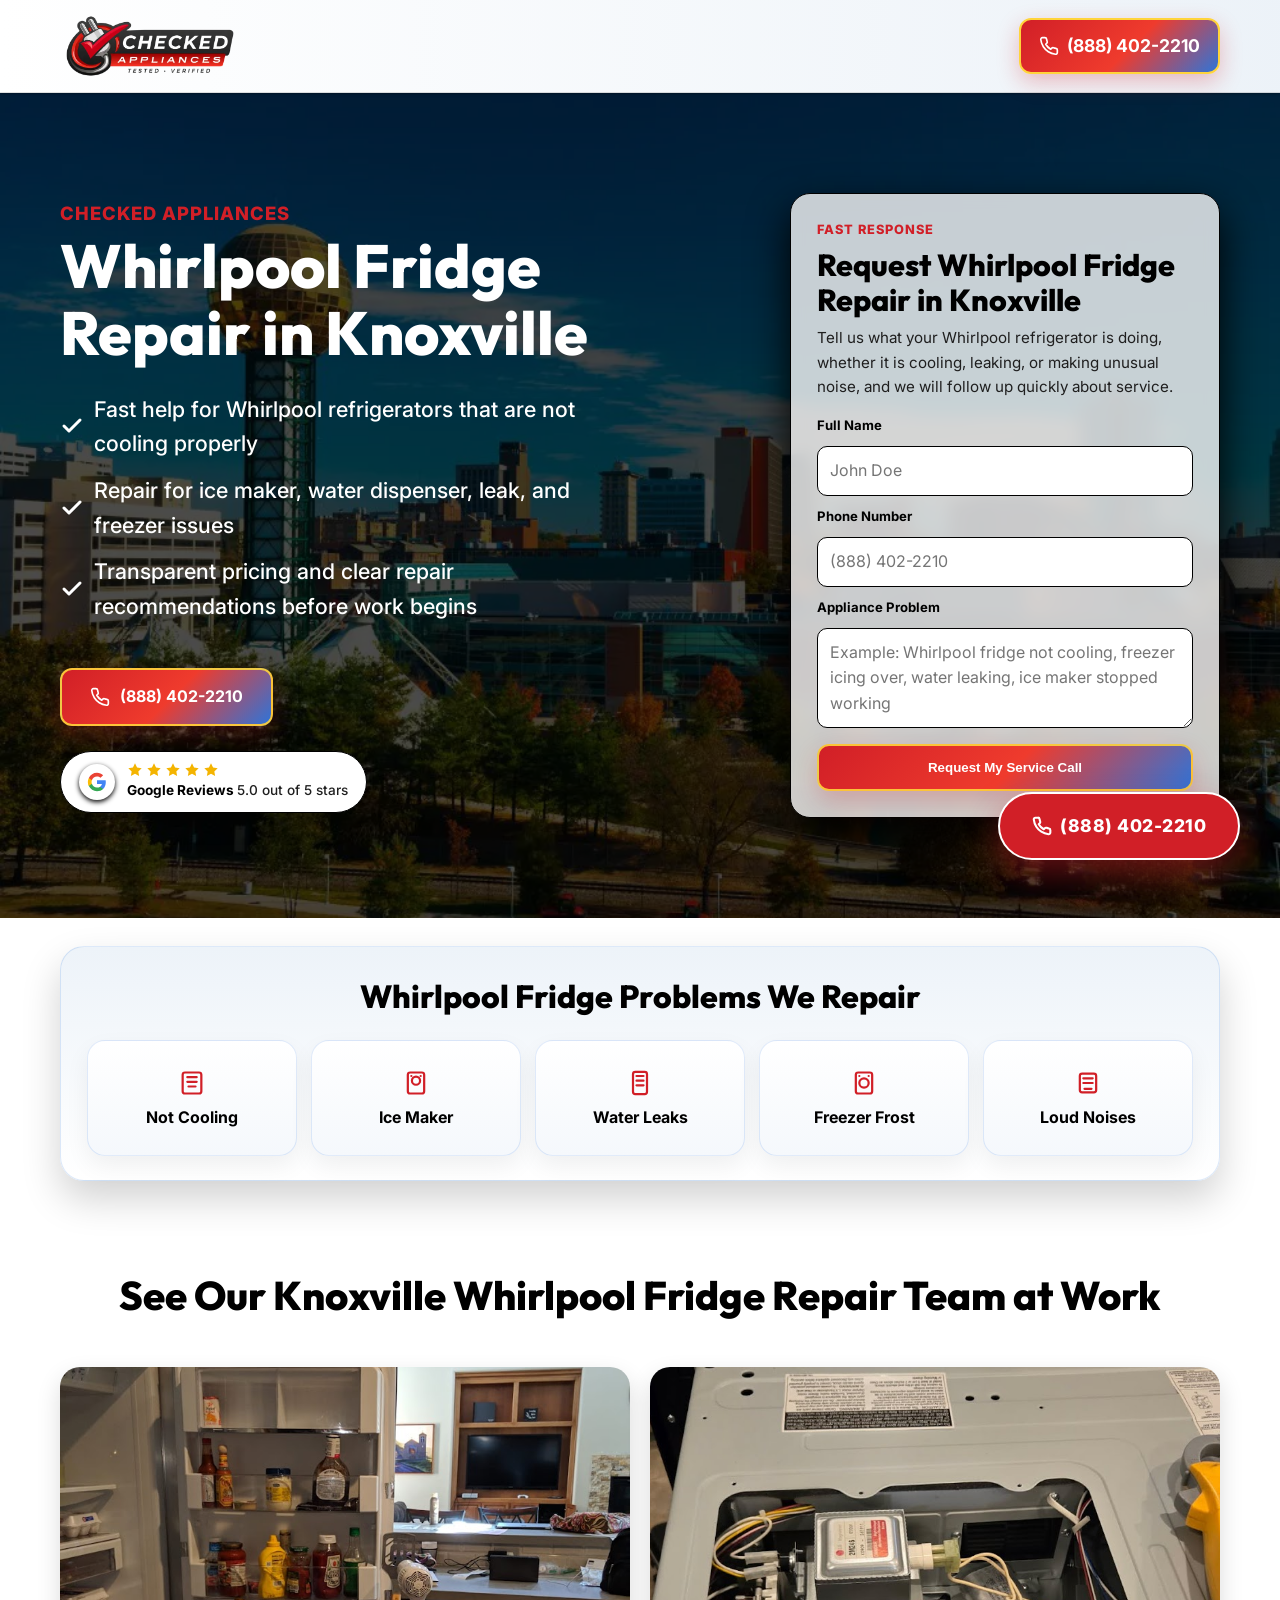
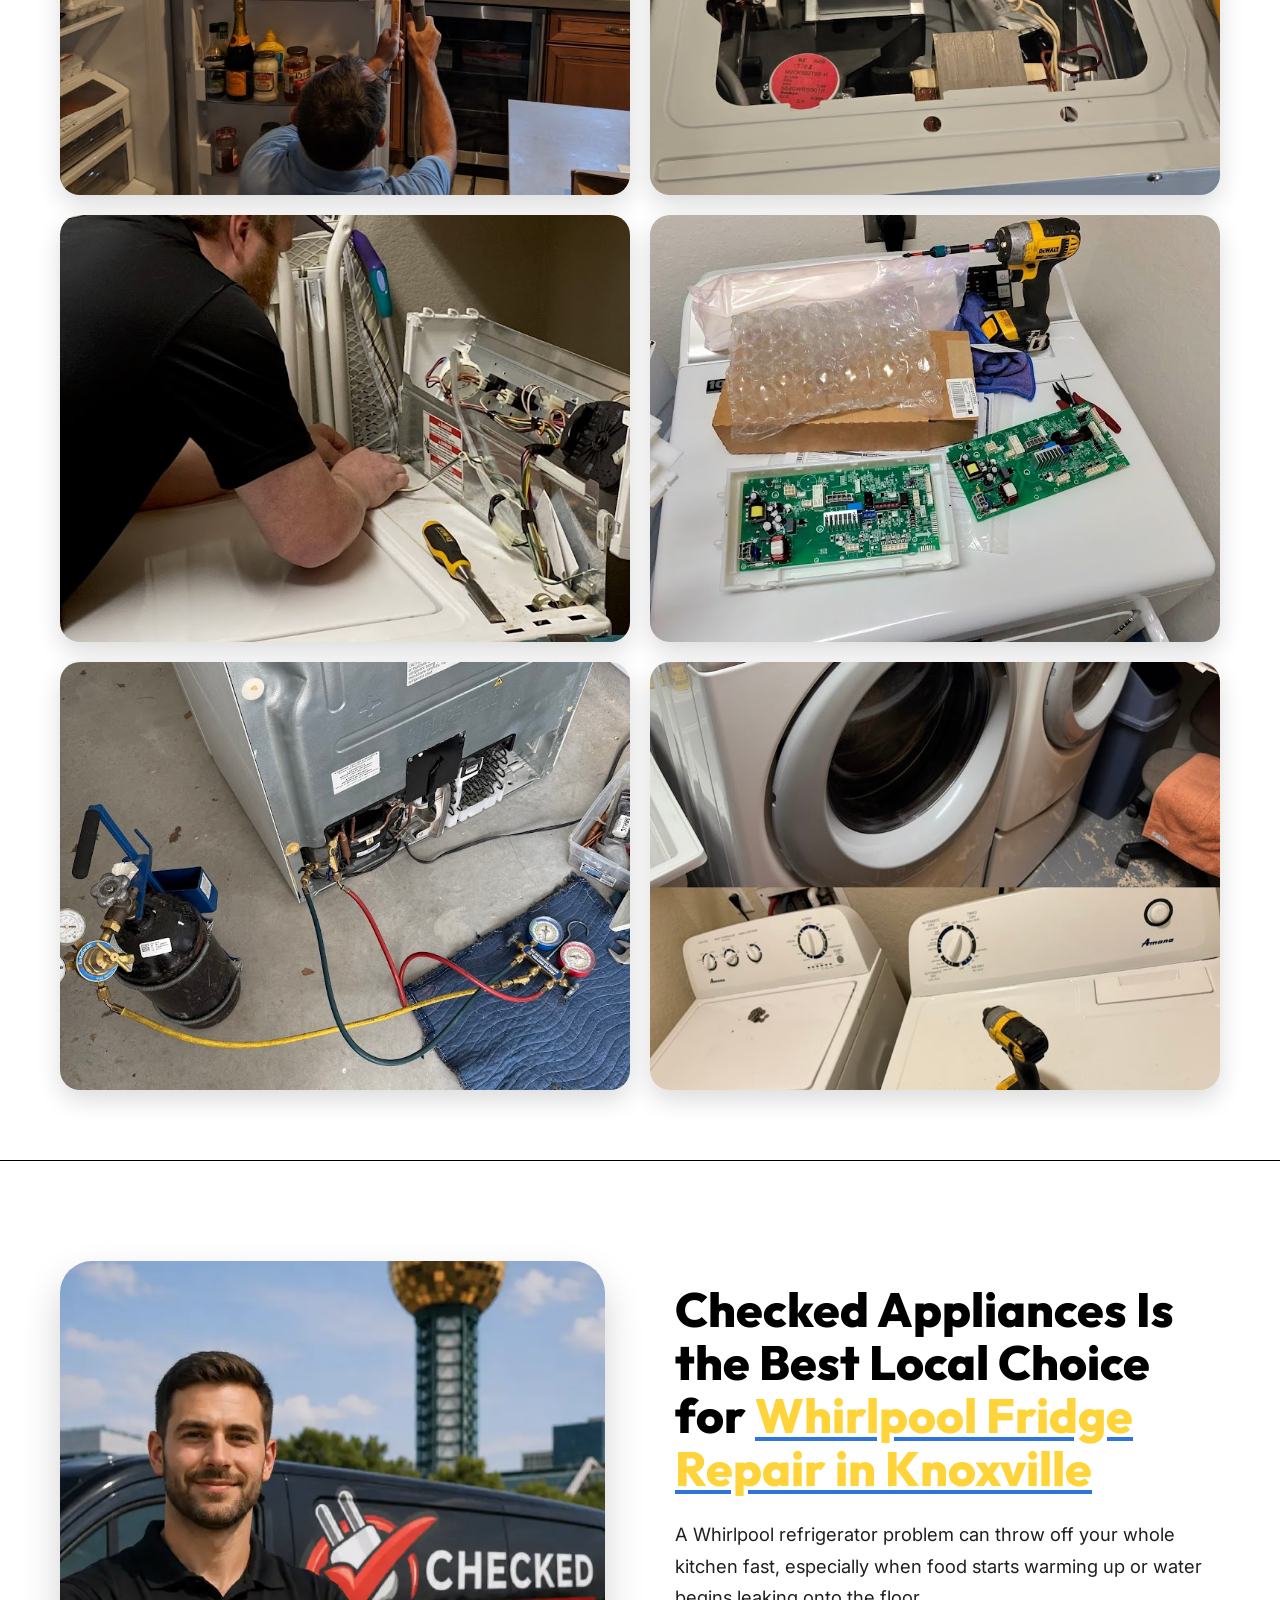
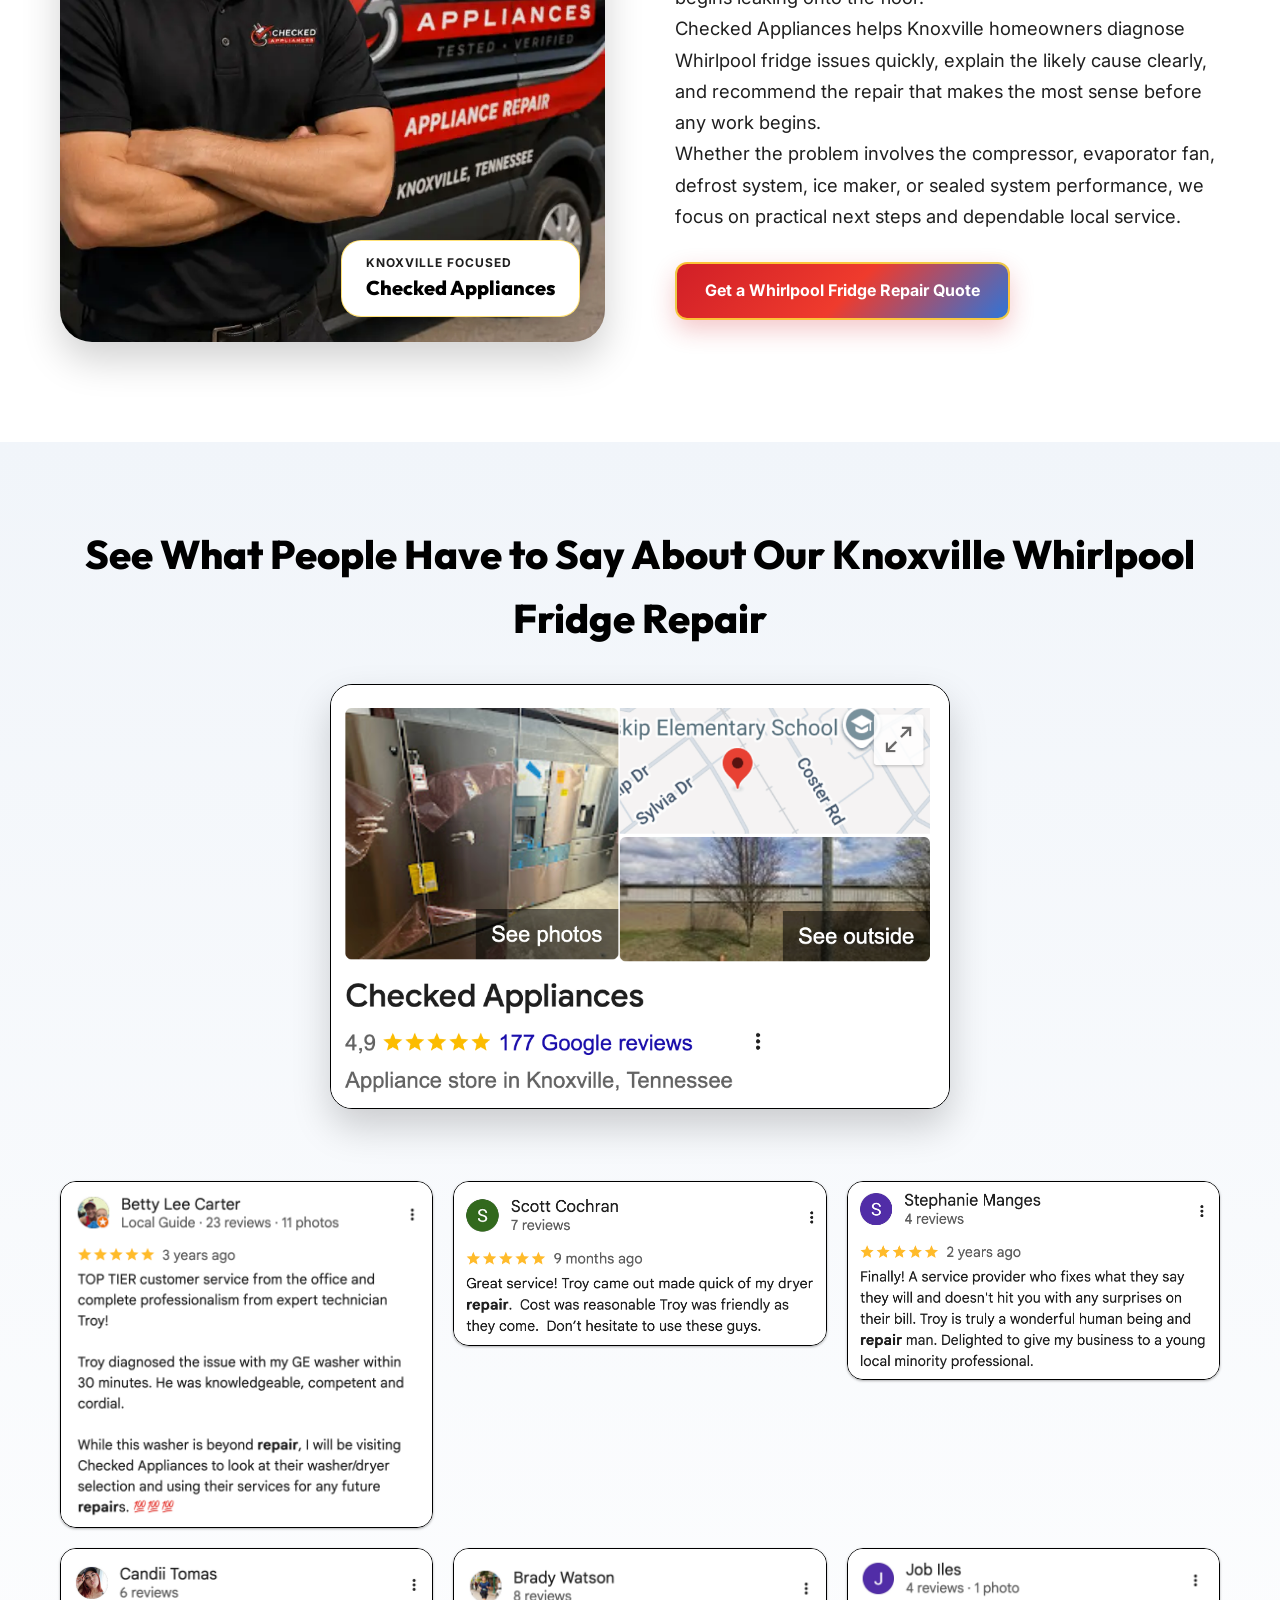
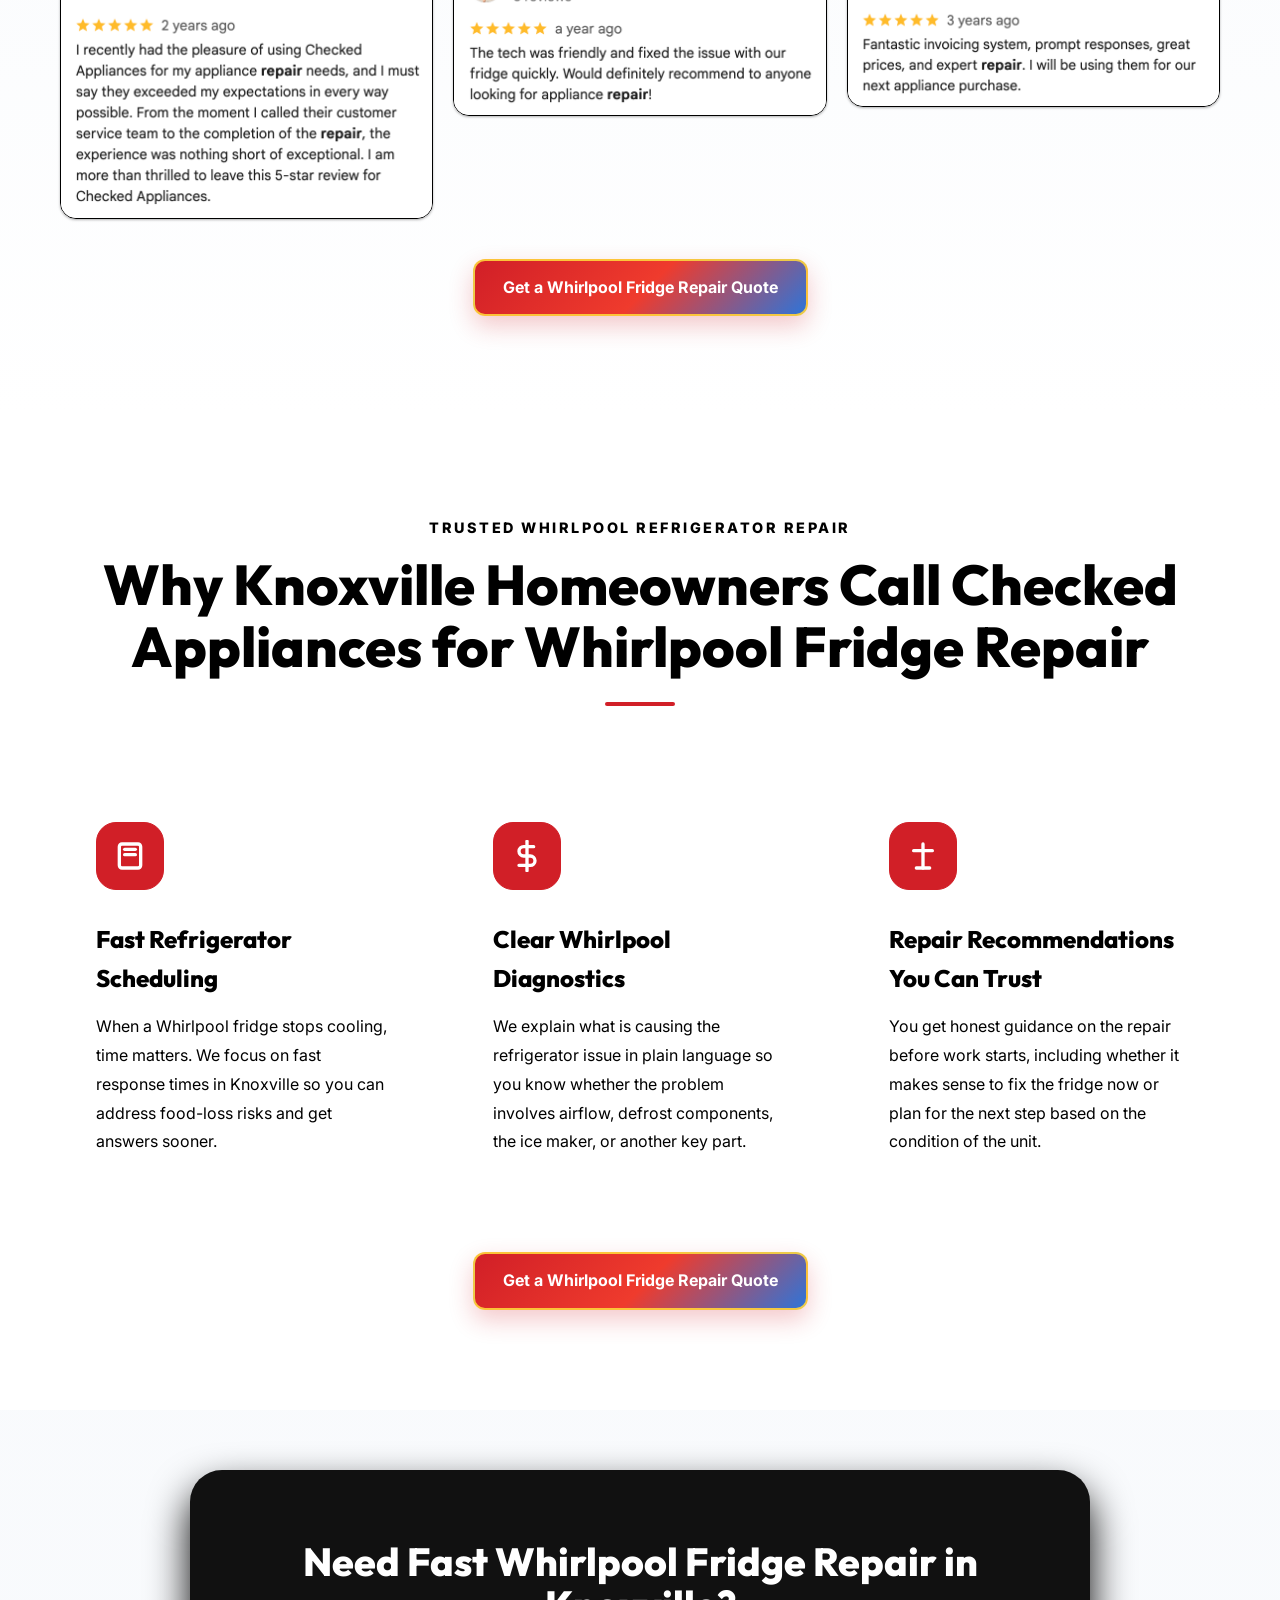
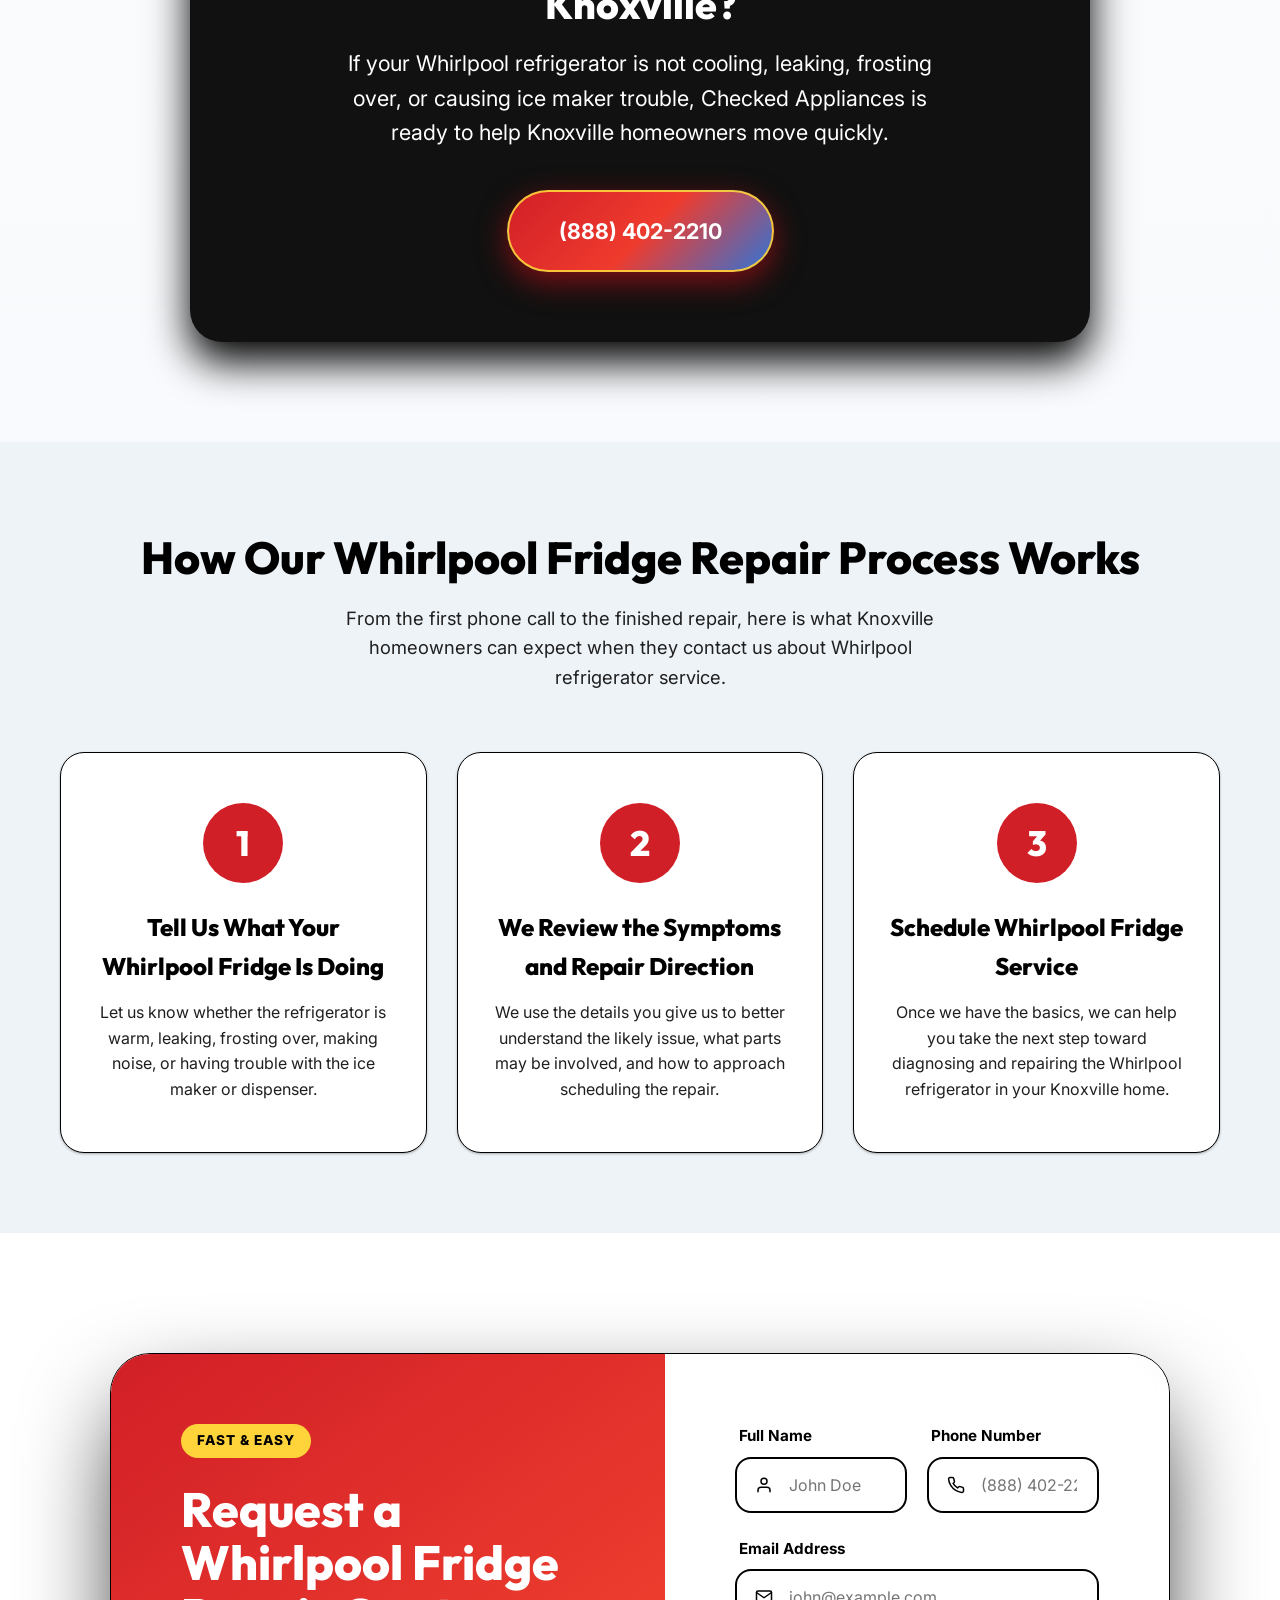
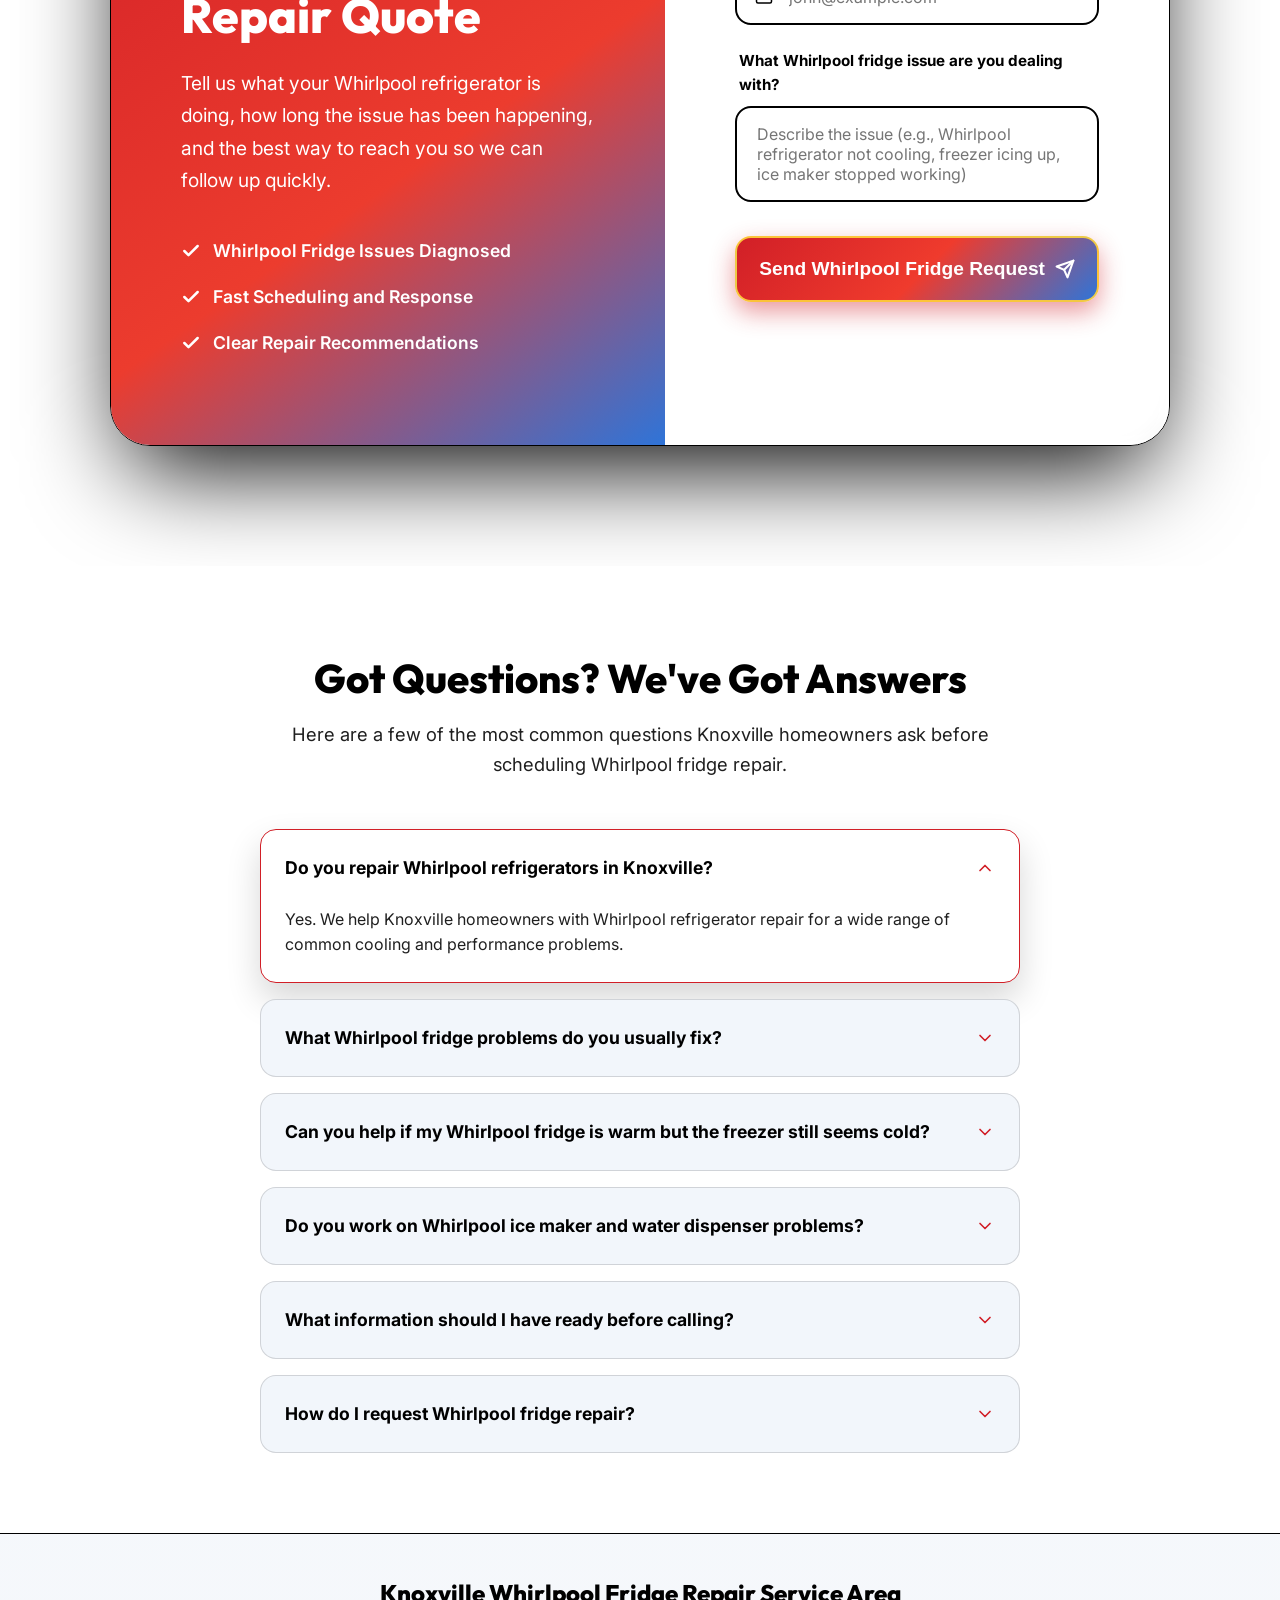
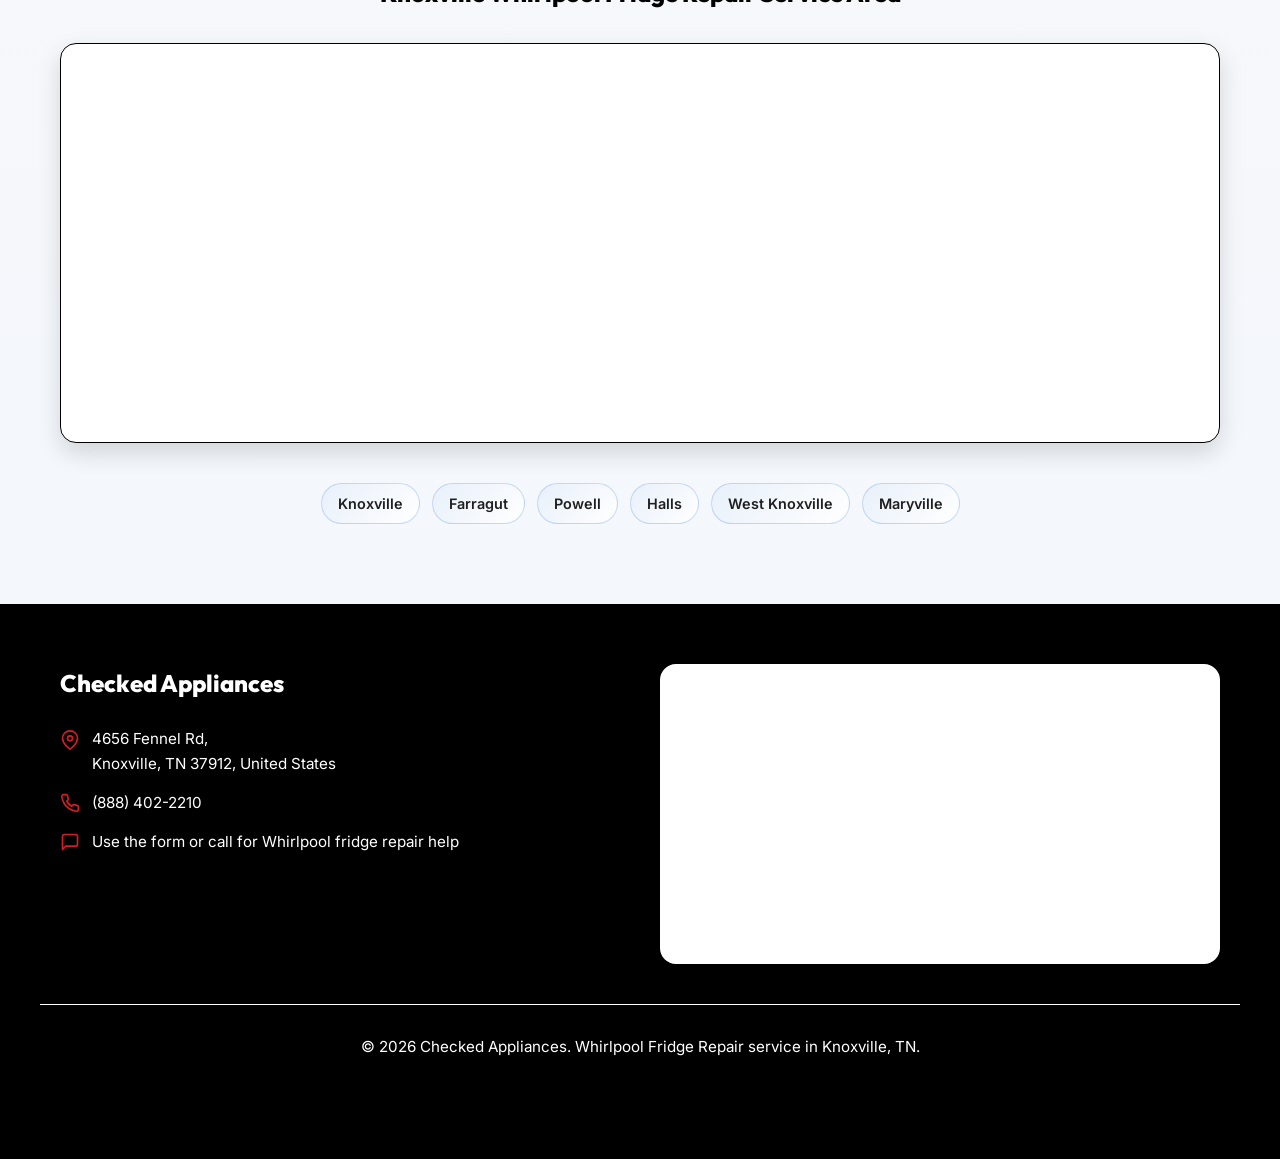
<file: whirlpool-fridge-repair.html>
<!DOCTYPE html>
<html lang="en">

<head>
    <!-- Google Tag Manager -->
    <script>(function(w,d,s,l,i){w[l]=w[l]||[];w[l].push({'gtm.start':
    new Date().getTime(),event:'gtm.js'});var f=d.getElementsByTagName(s)[0],
    j=d.createElement(s),dl=l!='dataLayer'?'&l='+l:'';j.async=true;j.src=
    'https://www.googletagmanager.com/gtm.js?id='+i+dl;f.parentNode.insertBefore(j,f);
    })(window,document,'script','dataLayer','GTM-M6Q2LPB6');</script>
    <!-- End Google Tag Manager -->
    <script async src="https://www.googletagmanager.com/gtag/js?id=AW-18150747746"></script>
    <script>
      window.dataLayer = window.dataLayer || [];
      function gtag(){dataLayer.push(arguments);}
      gtag("js", new Date());
      gtag("config", "AW-18150747746");
      gtag("config", "AW-18150747746/WUlqCL2T59EcEOLc-c5D", {
        phone_conversion_number: "(888) 402-2210"
      });

      function gtag_report_conversion(url) {
        var callback = function () {
          if (typeof url !== "undefined") {
            window.location = url;
          }
        };
        gtag("event", "conversion", {
          send_to: "AW-18150747746/WUlqCL2T59EcEOLc-c5D",
          event_callback: callback,
          event_timeout: 2000
        });
        return false;
      }
    </script>
    <meta charset="UTF-8">
    <meta name="viewport" content="width=device-width, initial-scale=1.0">
    <title>Checked Appliances | Whirlpool Fridge Repair Knoxville</title>
    <meta name="description"
        content="Checked Appliances provides Whirlpool fridge repair in Knoxville, TN for cooling problems, leaks, ice maker issues, and other refrigerator breakdowns.">
    <link rel="stylesheet" href="style.css">
    <link rel="preconnect" href="https://fonts.googleapis.com">
    <link rel="preconnect" href="https://fonts.gstatic.com" crossorigin>
    <link
        href="https://fonts.googleapis.com/css2?family=Inter:wght@400;500;600;700;800&family=Outfit:wght@400;600;700;800&display=swap"
        rel="stylesheet">
    <script type="application/ld+json">
    {
      "@context": "https://schema.org",
      "@type": "LocalBusiness",
      "name": "Checked Appliances",
      "image": "Checked-Appliances-01.webp",
      "url": "./whirlpool-fridge-repair.html",
      "telephone": "+18884022210",
      "priceRange": "$$",
      "address": {
        "@type": "PostalAddress",
        "streetAddress": "4656 Fennel Rd",
        "addressLocality": "Knoxville",
        "addressRegion": "TN",
        "postalCode": "37912",
        "addressCountry": "US"
      },
      "geo": {
        "@type": "GeoCoordinates",
        "latitude": 35.9606,
        "longitude": -83.9207
      },
      "openingHoursSpecification": {
        "@type": "OpeningHoursSpecification",
        "dayOfWeek": [
          "Monday",
          "Tuesday",
          "Wednesday",
          "Thursday",
          "Friday",
          "Saturday"
        ],
        "opens": "08:00",
        "closes": "18:00"
      },
      "sameAs": []
    }
    </script>
</head>

<body>
    <header class="sticky-header">
        <div class="container header-content">
            <div class="logo">
                <img src="Checked-Appliances-01.webp" alt="Checked Appliances logo" class="logo-img">
            </div>
            <div class="header-right">
                <a href="tel:8884022210" onclick="return gtag_report_conversion('tel:8884022210');" class="phone-link header-cta" id="header-call-link">
                    <svg class="phone-icon" viewBox="0 0 24 24" fill="none" stroke="currentColor" stroke-width="2"
                        stroke-linecap="round" stroke-linejoin="round">
                        <path
                            d="M22 16.92v3a2 2 0 0 1-2.18 2 19.79 19.79 0 0 1-8.63-3.07 19.5 19.5 0 0 1-6-6 19.79 19.79 0 0 1-3.07-8.67A2 2 0 0 1 4.11 2h3a2 2 0 0 1 2 1.72 12.84 12.84 0 0 0 .7 2.81 2 2 0 0 1-.45 2.11L8.09 9.91a16 16 0 0 0 6 6l1.27-1.27a2 2 0 0 1 2.11-.45 12.84 12.84 0 0 0 2.81.7A2 2 0 0 1 22 16.92z">
                        </path>
                    </svg>
                    (888) 402-2210
                </a>
            </div>
        </div>
    </header>

    <main id="top">
        <section class="hero-v2">
    <div class="hero-overlay"></div>
    <img src="knoxvilletn.webp" alt="Knoxville skyline" class="hero-bg-img">
    <div class="container hero-container">
        <div class="hero-content">
            <p style="color: var(--accent); font-weight: 800; font-size: 1.15rem; margin-bottom: 5px; text-transform: uppercase; letter-spacing: 1px;">Checked Appliances</p>
            <h1 style="margin-top: 0;">Whirlpool Fridge Repair in <span class="highlight">Knoxville</span></h1>
            <ul class="hero-subtext" style="list-style: none; padding: 0; text-align: left;">
                <li style="display: flex; align-items: center; gap: 10px; margin-bottom: 12px; text-align: left;"><svg width="24" height="24" viewBox="0 0 24 24" fill="none" stroke="#ffffff" stroke-width="3" stroke-linecap="round" stroke-linejoin="round" style="flex-shrink: 0;"><polyline points="20 6 9 17 4 12"></polyline></svg>Fast help for Whirlpool refrigerators that are not cooling properly</li><li style="display: flex; align-items: center; gap: 10px; margin-bottom: 12px; text-align: left;"><svg width="24" height="24" viewBox="0 0 24 24" fill="none" stroke="#ffffff" stroke-width="3" stroke-linecap="round" stroke-linejoin="round" style="flex-shrink: 0;"><polyline points="20 6 9 17 4 12"></polyline></svg>Repair for ice maker, water dispenser, leak, and freezer issues</li><li style="display: flex; align-items: center; gap: 10px; margin-bottom: 0; text-align: left;"><svg width="24" height="24" viewBox="0 0 24 24" fill="none" stroke="#ffffff" stroke-width="3" stroke-linecap="round" stroke-linejoin="round" style="flex-shrink: 0;"><polyline points="20 6 9 17 4 12"></polyline></svg>Transparent pricing and clear repair recommendations before work begins</li>
            </ul>

            <div class="hero-actions-container">
                <a href="tel:8884022210" onclick="return gtag_report_conversion('tel:8884022210');" class="btn btn-primary btn-cta-main" id="hero-call-btn">
                    <svg class="phone-icon ring-animation" viewBox="0 0 24 24" fill="none" stroke="currentColor"
                        stroke-width="2" stroke-linecap="round" stroke-linejoin="round">
                        <path d="M22 16.92v3a2 2 0 0 1-2.18 2 19.79 19.79 0 0 1-8.63-3.07 19.5 19.5 0 0 1-6-6 19.79 19.79 0 0 1-3.07-8.67A2 2 0 0 1 4.11 2h3a2 2 0 0 1 2 1.72 12.84 12.84 0 0 0 .7 2.81 2 2 0 0 1-.45 2.11L8.09 9.91a16 16 0 0 0 6 6l1.27-1.27a2 2 0 0 1 2.11-.45 12.84 12.84 0 0 0 2.81.7A2 2 0 0 1 22 16.92z"></path>
                    </svg>
                    (888) 402-2210
                </a>
            </div>

            <div style="margin-top: 8px;">
                <div style="display: inline-flex; align-items: center; gap: 12px; background: #ffffff; padding: 10px 18px; border-radius: 50px; box-shadow: var(--shadow-md); border: 1px solid #000000;">
                    <div style="width: 36px; height: 36px; background: #fff; border-radius: 50%; box-shadow: 0 2px 5px #000000; display: flex; align-items: center; justify-content: center; flex-shrink: 0;">
                        <svg width="20" height="20" viewBox="0 0 24 24">
                          <path fill="#4285F4" d="M22.56 12.25c0-.78-.07-1.53-.2-2.25H12v4.26h5.92c-.26 1.37-1.04 2.53-2.21 3.31v2.77h3.57c2.08-1.92 3.28-4.74 3.28-8.09z"/>
                          <path fill="#34A853" d="M12 23c2.97 0 5.46-.98 7.28-2.66l-3.57-2.77c-.98.66-2.23 1.06-3.71 1.06-2.86 0-5.29-1.93-6.16-4.53H2.18v2.84C3.99 20.53 7.7 23 12 23z"/>
                          <path fill="#FBBC05" d="M5.84 14.09c-.22-.66-.35-1.36-.35-2.09s.13-1.43.35-2.09V7.07H2.18C1.43 8.55 1 10.22 1 12s.43 3.45 1.18 4.93l3.66-2.84z"/>
                          <path fill="#EA4335" d="M12 5.38c1.62 0 3.06.56 4.21 1.64l3.15-3.15C17.45 2.09 14.97 1 12 1 7.7 1 3.99 3.47 2.18 7.07l3.66 2.84c.87-2.6 3.3-4.53 6.16-4.53z"/>
                        </svg>
                    </div>
                    <div style="display: flex; flex-direction: column; align-items: flex-start; text-align: left;">
                        <div style="display: flex; gap: 3px; color: #f4b400;">
                            <svg width="16" height="16" viewBox="0 0 24 24" fill="currentColor"><path d="M12 2L15.09 8.26L22 9.27L17 14.14L18.18 21.02L12 17.77L5.82 21.02L7 14.14L2 9.27L8.91 8.26L12 2Z"/></svg>
                            <svg width="16" height="16" viewBox="0 0 24 24" fill="currentColor"><path d="M12 2L15.09 8.26L22 9.27L17 14.14L18.18 21.02L12 17.77L5.82 21.02L7 14.14L2 9.27L8.91 8.26L12 2Z"/></svg>
                            <svg width="16" height="16" viewBox="0 0 24 24" fill="currentColor"><path d="M12 2L15.09 8.26L22 9.27L17 14.14L18.18 21.02L12 17.77L5.82 21.02L7 14.14L2 9.27L8.91 8.26L12 2Z"/></svg>
                            <svg width="16" height="16" viewBox="0 0 24 24" fill="currentColor"><path d="M12 2L15.09 8.26L22 9.27L17 14.14L18.18 21.02L12 17.77L5.82 21.02L7 14.14L2 9.27L8.91 8.26L12 2Z"/></svg>
                            <svg width="16" height="16" viewBox="0 0 24 24" fill="currentColor"><path d="M12 2L15.09 8.26L22 9.27L17 14.14L18.18 21.02L12 17.77L5.82 21.02L7 14.14L2 9.27L8.91 8.26L12 2Z"/></svg>
                        </div>
                        <span style="font-size: 0.85rem; font-weight: 700; color: var(--text-main); margin-top: 2px;">Google Reviews <span style="font-weight: 500; color: var(--text-light);">5.0 out of 5 stars</span></span>
                    </div>
                </div>

                <div class="desktop-hero-photo desktop-only">
                    <img src="placeholder.svg" alt="Checked Appliances technician placeholder" class="desktop-hero-photo-img">
                </div>

                <div class="mobile-truck-anim-hero mobile-only truck-trigger">
                    <img src="placeholder.svg" alt="Checked Appliances service placeholder" class="truck-img-hero">
                </div>
            </div>
        </div>
        <aside class="hero-form-panel desktop-only" aria-label="Request whirlpool fridge repair">
            <div class="hero-form-card">
                <p class="hero-form-kicker">Fast Response</p>
                <h3>Request Whirlpool Fridge Repair in Knoxville</h3>
                <p class="hero-form-copy">Tell us what your Whirlpool refrigerator is doing, whether it is cooling, leaking, or making unusual noise, and we will follow up quickly about service.</p>
                <form data-netlify="true" name="hero-whirlpool-fridge-repair-quote" class="hero-quick-form">
                    <input type="hidden" name="form-name" value="hero-whirlpool-fridge-repair-quote">
                    <input type="hidden" name="service" value="Whirlpool Fridge Repair">
                    <label for="hero-name">Full Name</label>
                    <input type="text" id="hero-name" name="name" required placeholder="John Doe">

                    <label for="hero-phone">Phone Number</label>
                    <input type="tel" id="hero-phone" name="phone" required placeholder="(888) 402-2210">

                    <label for="hero-needs">Appliance Problem</label>
                    <textarea id="hero-needs" name="needs" rows="3" required placeholder="Example: Whirlpool fridge not cooling, freezer icing over, water leaking, ice maker stopped working"></textarea>

                    <button type="submit" class="btn btn-primary hero-form-submit">Request My Service Call</button>
                </form>
            </div>
        </aside>
        </div>
    </div>
</section>

        <section class="appliance-strip">
    <div class="container">
        <div class="appliance-strip-inner">
            <h3>Whirlpool Fridge Problems We Repair</h3>
            <div class="appliance-strip-grid">
                <div class="appliance-pill"><svg width="28" height="28" viewBox="0 0 24 24" fill="none" stroke="currentColor" stroke-width="1.9" stroke-linecap="round" stroke-linejoin="round"><rect x="4" y="3" width="16" height="18" rx="2"></rect><path d="M8 7h8"></path><path d="M8 11h8"></path><path d="M9 15h6"></path></svg><span>Not Cooling</span></div><div class="appliance-pill"><svg width="28" height="28" viewBox="0 0 24 24" fill="none" stroke="currentColor" stroke-width="1.9" stroke-linecap="round" stroke-linejoin="round"><rect x="5" y="3" width="14" height="18" rx="2"></rect><circle cx="12" cy="10" r="3.5"></circle><path d="M8 6h.01"></path><path d="M16 6h.01"></path></svg><span>Ice Maker</span></div><div class="appliance-pill"><svg width="28" height="28" viewBox="0 0 24 24" fill="none" stroke="currentColor" stroke-width="1.9" stroke-linecap="round" stroke-linejoin="round"><rect x="6" y="2.5" width="12" height="19" rx="2"></rect><path d="M9 6h6"></path><path d="M9 10h6"></path><path d="M9 14h6"></path></svg><span>Water Leaks</span></div><div class="appliance-pill"><svg width="28" height="28" viewBox="0 0 24 24" fill="none" stroke="currentColor" stroke-width="1.9" stroke-linecap="round" stroke-linejoin="round"><rect x="5" y="3" width="14" height="18" rx="2"></rect><circle cx="12" cy="12" r="4"></circle><path d="M8 6h.01"></path><path d="M16 6h.01"></path></svg><span>Freezer Frost</span></div><div class="appliance-pill"><svg width="28" height="28" viewBox="0 0 24 24" fill="none" stroke="currentColor" stroke-width="1.9" stroke-linecap="round" stroke-linejoin="round"><rect x="5" y="4" width="14" height="16" rx="2"></rect><path d="M8 8h8"></path><path d="M8 12h8"></path><path d="M9 17h6"></path></svg><span>Loud Noises</span></div>
            </div>
        </div>
    </div>
</section>

        <section class="team-gallery" style="background: var(--white); padding: 70px 0;">
    <div class="container">
        <div class="section-header" style="margin-bottom: 40px;">
            <h2>See Our Knoxville Whirlpool Fridge Repair Team at Work</h2>
        </div>
        <div class="team-grid">
            <div class="team-item"><img src="appliancerepair1.jpg" alt="Technician repairing an appliance in Knoxville" style="position: absolute; top: 0; left: 0; width: 100%; height: 100%; object-fit: cover;"></div>
            <div class="team-item"><img src="appliancerepair2.jpg" alt="Appliance diagnostics in Knoxville" style="position: absolute; top: 0; left: 0; width: 100%; height: 100%; object-fit: cover;"></div>
            <div class="team-item"><img src="appliancerepair3.jpg" alt="Appliance repair service in Knoxville" style="position: absolute; top: 0; left: 0; width: 100%; height: 100%; object-fit: cover;"></div>
            <div class="team-item"><img src="appliancerepair5.jpg" alt="Appliance control board repair in Knoxville" style="position: absolute; top: 0; left: 0; width: 100%; height: 100%; object-fit: cover;"></div>
            <div class="team-item"><img src="appliancerepair6.jpg" alt="Refrigerator service work in Knoxville" style="position: absolute; top: 0; left: 0; width: 100%; height: 100%; object-fit: cover;"></div>
            <div class="team-item"><img src="appliancerepair7.jpg" alt="Laundry appliance repair service in Knoxville" style="position: absolute; top: 0; left: 0; width: 100%; height: 100%; object-fit: cover;"></div>
        </div>
    </div>
</section>

        <section class="owner-intro">
    <div class="container split-50">
        <div class="owner-image-box">
            <img src="checkedappliances.webp" alt="Checked Appliances technician in Knoxville" class="owner-img">
            <div class="owner-badge">
                <span class="badge-title">Knoxville Focused</span>
                <span class="badge-name">Checked Appliances</span>
            </div>
        </div>
        <div class="owner-text-box">
            <h2 class="owner-title">Checked Appliances Is the Best Local Choice for <span class="highlight">Whirlpool Fridge Repair in Knoxville</span></h2>
            <div class="owner-blurb">
                <p>A Whirlpool refrigerator problem can throw off your whole kitchen fast, especially when food starts warming up or water begins leaking onto the floor.<br>Checked Appliances helps Knoxville homeowners diagnose Whirlpool fridge issues quickly, explain the likely cause clearly, and recommend the repair that makes the most sense before any work begins.<br>Whether the problem involves the compressor, evaporator fan, defrost system, ice maker, or sealed system performance, we focus on practical next steps and dependable local service.</p>
            </div>
            <div class="owner-cta">
                <a href="#top" class="btn btn-primary">Get a Whirlpool Fridge Repair Quote</a>
            </div>
        </div>
    </div>
</section>

        <section id="reviews" class="reviews">
    <div class="container">
        <div class="section-header" style="display: flex; flex-direction: column; align-items: center;">
            <h2>See What People Have to Say About Our Knoxville Whirlpool Fridge Repair</h2>
            <img src="reviews-summary.png" alt="Checked Appliances Google review summary" style="width: 100%; max-width: 620px; border-radius: 22px; margin-top: 24px; margin-bottom: 22px; box-shadow: var(--shadow-lg); border: 1px solid #000000;">
        </div>

        <div class="reviews-grid-v2">
            <img src="review-1.png" alt="Checked Appliances review from Betty Lee Carter" class="review-img-v2">
            <img src="review-2.png" alt="Checked Appliances review from Scott Cochran" class="review-img-v2">
            <img src="review-3.png" alt="Checked Appliances review from Stephanie Manges" class="review-img-v2">
            <img src="review-4.png" alt="Checked Appliances review from Candii Tomas" class="review-img-v2">
            <img src="review-5.png" alt="Checked Appliances review from Brady Watson" class="review-img-v2">
            <img src="review-6.png" alt="Checked Appliances review from Job Iles" class="review-img-v2">
        </div>

        <div style="display: flex; flex-wrap: wrap; justify-content: center; gap: 14px; margin-top: 40px; margin-bottom: 20px;">
            <a href="#top" class="btn btn-primary" id="reviews-call-btn">Get a Whirlpool Fridge Repair Quote</a>
        </div>
    </div>
</section>

                <section class="why-pick-v3">
            <div class="blob-1"></div>
            <div class="blob-2"></div>

            <div class="container" style="position: relative; z-index: 2;">
                <div class="section-header-v3">
                    <p class="subtitle-v3">Trusted Whirlpool Refrigerator Repair</p>
                    <h2 class="title-v3">Why Knoxville Homeowners Call Checked Appliances for Whirlpool Fridge Repair</h2>
                    <div class="divider-v3"></div>
                </div>

                <div class="feature-grid-v3">
                    <div class="feature-card-v3 reveal">
    <div class="icon-box-v3">
        <svg width="32" height="32" viewBox="0 0 24 24" fill="none" stroke="#ffffff" stroke-width="2.5" stroke-linecap="round" stroke-linejoin="round"><rect x="4" y="3" width="16" height="18" rx="2"/><line x1="8" y1="7" x2="16" y2="7"/><line x1="8" y1="11" x2="16" y2="11"/></svg>
    </div>
    <h3 class="card-title-v3">Fast Refrigerator Scheduling</h3>
    <p class="card-text-v3">When a Whirlpool fridge stops cooling, time matters. We focus on fast response times in Knoxville so you can address food-loss risks and get answers sooner.</p>
</div><div class="feature-card-v3 reveal" style="transition-delay: 0.1s;">
    <div class="icon-box-v3">
        <svg width="32" height="32" viewBox="0 0 24 24" fill="none" stroke="#ffffff" stroke-width="2.5" stroke-linecap="round" stroke-linejoin="round"><line x1="12" y1="1" x2="12" y2="23"/><path d="M17 5H9.5a3.5 3.5 0 0 0 0 7h5a3.5 3.5 0 0 1 0 7H6"/></svg>
    </div>
    <h3 class="card-title-v3">Clear Whirlpool Diagnostics</h3>
    <p class="card-text-v3">We explain what is causing the refrigerator issue in plain language so you know whether the problem involves airflow, defrost components, the ice maker, or another key part.</p>
</div><div class="feature-card-v3 reveal" style="transition-delay: 0.2s;">
    <div class="icon-box-v3">
        <svg width="32" height="32" viewBox="0 0 24 24" fill="none" stroke="#ffffff" stroke-width="2.5" stroke-linecap="round" stroke-linejoin="round"><path d="M12 3v18"/><path d="M5 8h14"/><path d="M7 21h10"/></svg>
    </div>
    <h3 class="card-title-v3">Repair Recommendations You Can Trust</h3>
    <p class="card-text-v3">You get honest guidance on the repair before work starts, including whether it makes sense to fix the fridge now or plan for the next step based on the condition of the unit.</p>
</div>
                </div>

                <div style="display: flex; flex-wrap: wrap; justify-content: center; gap: 14px; margin-top: 50px;">
                    <a href="#top" class="btn btn-primary" id="why-pick-call-btn">Get a Whirlpool Fridge Repair Quote</a>
                </div>
            </div>
        </section>

        <section class="final-cta" style="padding: 60px 20px 100px;">
    <div class="container" style="background: #111111; border-radius: 32px; padding: 70px 30px; text-align: center; box-shadow: 0 20px 40px #000000; position: relative; overflow: hidden; max-width: 900px; margin: 0 auto;">
        <h2 style="color: var(--white); position: relative; z-index: 2; line-height: 1.1;">Need Fast Whirlpool Fridge Repair in Knoxville?</h2>
        <p style="color: #ffffff; position: relative; z-index: 2; max-width: 600px; margin: 0 auto 40px auto; font-size: 1.35rem;">If your Whirlpool refrigerator is not cooling, leaking, frosting over, or causing ice maker trouble, Checked Appliances is ready to help Knoxville homeowners move quickly.</p>
        <div style="position: relative; z-index: 2; display: flex; flex-wrap: wrap; align-items: center; justify-content: center; gap: 16px;">
            <a href="tel:8884022210" onclick="return gtag_report_conversion('tel:8884022210');" class="btn btn-primary btn-large" id="final-call-btn" style="padding: 22px 50px; border-radius: 50px; display: inline-flex; align-items: center; gap: 16px; box-shadow: 0 10px 30px #7f0f14; font-size: 1.35rem;">
                (888) 402-2210
            </a>
        </div>
    </div>
</section>

                <section class="process" style="padding: 80px 0; background: var(--bg-light);">
            <div class="container">
                <div class="section-header" style="text-align: center; margin-bottom: 60px;">
                    <h2 style="font-size: 2.8rem; color: var(--primary);">How Our Whirlpool Fridge Repair Process Works</h2>
                    <p style="color: var(--text-light); font-size: 1.15rem; max-width: 600px; margin: 10px auto 0;">From the first phone call to the finished repair, here is what Knoxville homeowners can expect when they contact us about Whirlpool refrigerator service.</p>
                </div>

                <div style="display: grid; grid-template-columns: repeat(auto-fit, minmax(300px, 1fr)); gap: 30px; position: relative;">
                    <div style="background: var(--white); padding: 50px 30px; border-radius: 24px; text-align: center; box-shadow: var(--shadow-sm); border: 1px solid #000000; transition: transform 0.3s ease;">
    <div style="width: 80px; height: 80px; background: #d11f27; color: #ffffff; border-radius: 50%; display: flex; align-items: center; justify-content: center; font-size: 2.2rem; margin: 0 auto 25px; font-weight: 800; font-family: 'Outfit', sans-serif;">1</div>
    <h3 style="font-size: 1.5rem; margin-bottom: 15px; color: var(--primary);">Tell Us What Your Whirlpool Fridge Is Doing</h3>
    <p style="color: var(--text-light); line-height: 1.6;">Let us know whether the refrigerator is warm, leaking, frosting over, making noise, or having trouble with the ice maker or dispenser.</p>
</div><div style="background: var(--white); padding: 50px 30px; border-radius: 24px; text-align: center; box-shadow: var(--shadow-sm); border: 1px solid #000000; transition: transform 0.3s ease;">
    <div style="width: 80px; height: 80px; background: #d11f27; color: #ffffff; border-radius: 50%; display: flex; align-items: center; justify-content: center; font-size: 2.2rem; margin: 0 auto 25px; font-weight: 800; font-family: 'Outfit', sans-serif;">2</div>
    <h3 style="font-size: 1.5rem; margin-bottom: 15px; color: var(--primary);">We Review the Symptoms and Repair Direction</h3>
    <p style="color: var(--text-light); line-height: 1.6;">We use the details you give us to better understand the likely issue, what parts may be involved, and how to approach scheduling the repair.</p>
</div><div style="background: var(--white); padding: 50px 30px; border-radius: 24px; text-align: center; box-shadow: var(--shadow-sm); border: 1px solid #000000; transition: transform 0.3s ease;">
    <div style="width: 80px; height: 80px; background: #d11f27; color: #ffffff; border-radius: 50%; display: flex; align-items: center; justify-content: center; font-size: 2.2rem; margin: 0 auto 25px; font-weight: 800; font-family: 'Outfit', sans-serif;">3</div>
    <h3 style="font-size: 1.5rem; margin-bottom: 15px; color: var(--primary);">Schedule Whirlpool Fridge Service</h3>
    <p style="color: var(--text-light); line-height: 1.6;">Once we have the basics, we can help you take the next step toward diagnosing and repairing the Whirlpool refrigerator in your Knoxville home.</p>
</div>
                </div>
            </div>
        </section>

        <section id="quote-form" class="quote-form-section-v2">
    <div class="container container-medium">
        <div class="form-wrapper-v2">
            <div class="form-grid-v2">
                <div class="form-content-v2">
                    <span class="form-tag">Fast & Easy</span>
                    <h2 class="form-title">Request a <span class="highlight">Whirlpool Fridge Repair Quote</span></h2>
                    <p class="form-description">Tell us what your Whirlpool refrigerator is doing, how long the issue has been happening, and the best way to reach you so we can follow up quickly.</p>

                    <ul class="form-perks">
                        <li><svg width="20" height="20" viewBox="0 0 24 24" fill="none" stroke="#ffffff" stroke-width="3" stroke-linecap="round" stroke-linejoin="round"><polyline points="20 6 9 17 4 12"></polyline></svg>Whirlpool Fridge Issues Diagnosed</li>
                        <li><svg width="20" height="20" viewBox="0 0 24 24" fill="none" stroke="#ffffff" stroke-width="3" stroke-linecap="round" stroke-linejoin="round"><polyline points="20 6 9 17 4 12"></polyline></svg>Fast Scheduling and Response</li>
                        <li><svg width="20" height="20" viewBox="0 0 24 24" fill="none" stroke="#ffffff" stroke-width="3" stroke-linecap="round" stroke-linejoin="round"><polyline points="20 6 9 17 4 12"></polyline></svg>Clear Repair Recommendations</li>
                    </ul>
                </div>

                <div class="form-container-v2">
                    <form id="lead-form" data-netlify="true" name="whirlpool-fridge-repair-quote" class="premium-form">
                        <input type="hidden" name="form-name" value="whirlpool-fridge-repair-quote">
                        <input type="hidden" name="service" value="Whirlpool Fridge Repair">
                        <div class="input-row">
                            <div class="input-field">
                                <label for="name">Full Name</label>
                                <div class="input-wrapper">
                                    <svg class="input-icon" width="18" height="18" viewBox="0 0 24 24" fill="none" stroke="currentColor" stroke-width="2" stroke-linecap="round" stroke-linejoin="round"><path d="M20 21v-2a4 4 0 0 0-4-4H8a4 4 0 0 0-4 4v2"></path><circle cx="12" cy="7" r="4"></circle></svg>
                                    <input type="text" id="name" name="name" required placeholder="John Doe">
                                </div>
                            </div>
                            <div class="input-field">
                                <label for="phone">Phone Number</label>
                                <div class="input-wrapper">
                                    <svg class="input-icon" width="18" height="18" viewBox="0 0 24 24" fill="none" stroke="currentColor" stroke-width="2" stroke-linecap="round" stroke-linejoin="round"><path d="M22 16.92v3a2 2 0 0 1-2.18 2 19.79 19.79 0 0 1-8.63-3.07 19.5 19.5 0 0 1-6-6 19.79 19.79 0 0 1-3.07-8.67A2 2 0 0 1 4.11 2h3a2 2 0 0 1 2 1.72 12.84 12.84 0 0 0 .7 2.81 2 2 0 0 1-.45 2.11L8.09 9.91a16 16 0 0 0 6 6l1.27-1.27a2 2 0 0 1 2.11-.45 12.84 12.84 0 0 0 2.81.7A2 2 0 0 1 22 16.92z"></path></svg>
                                    <input type="tel" id="phone" name="phone" required placeholder="(888) 402-2210">
                                </div>
                            </div>
                        </div>
                        <div class="input-field">
                            <label for="email">Email Address</label>
                            <div class="input-wrapper">
                                <svg class="input-icon" width="18" height="18" viewBox="0 0 24 24" fill="none" stroke="currentColor" stroke-width="2" stroke-linecap="round" stroke-linejoin="round"><path d="M4 4h16c1.1 0 2 .9 2 2v12c0 1.1-.9 2-2 2H4c-1.1 0-2-.9-2-2V6c0-1.1.9-2 2-2z"></path><polyline points="22,6 12,13 2,6"></polyline></svg>
                                <input type="email" id="email" name="email" required placeholder="john@example.com">
                            </div>
                        </div>
                        <div class="input-field">
                            <label for="needs">What Whirlpool fridge issue are you dealing with?</label>
                            <div class="input-wrapper">
                                <textarea id="needs" name="needs" rows="3" required placeholder="Describe the issue (e.g., Whirlpool refrigerator not cooling, freezer icing up, ice maker stopped working)"></textarea>
                            </div>
                        </div>
                        <button type="submit" class="btn btn-primary submit-btn-v2">
                            <span>Send Whirlpool Fridge Request</span>
                            <svg width="20" height="20" viewBox="0 0 24 24" fill="none" stroke="currentColor" stroke-width="2.5" stroke-linecap="round" stroke-linejoin="round"><line x1="22" y1="2" x2="11" y2="13"></line><polygon points="22 2 15 22 11 13 2 9 22 2"></polygon></svg>
                        </button>
                    </form>
                </div>
            </div>
        </div>
    </div>
</section>

        <div id="success-modal" class="modal">
            <div class="modal-content">
                <div class="modal-header">
                    <span class="close-modal">&times;</span>
                </div>
                <div class="modal-body" style="text-align: center; padding: 20px 10px 40px;">
                    <div class="success-icon">✓</div>
                    <h3 style="font-size: 2rem; color: var(--primary); margin-bottom: 15px;">Request Received!</h3>
                    <p style="font-size: 1.15rem; color: var(--text-light); line-height: 1.6; max-width: 430px; margin: 0 auto 30px;">Thanks for submitting your form. We'll reach out in the next couple minutes.</p>
                    <button class="btn btn-primary close-modal-btn" style="width: 100%; border-radius: 50px; padding: 15px;">Awesome, Got it</button>
                </div>
            </div>
        </div>

                <section class="faq-section" style="padding: 80px 0; background: var(--white);">
            <div class="container" style="max-width: 800px;">
                <div class="section-header" style="text-align: center; margin-bottom: 50px;">
                    <h2 style="font-size: 2.5rem; color: var(--primary);">Got Questions? We've Got Answers</h2>
                    <p style="color: var(--text-light); font-size: 1.15rem; margin-top: 10px;">Here are a few of the most common questions Knoxville homeowners ask before scheduling Whirlpool fridge repair.</p>
                </div>

                <div class="faq-accordion">
                    <details class="faq-item" name="faq" open>
    <summary class="faq-question">
        Do you repair Whirlpool refrigerators in Knoxville?
        <svg class="faq-icon" viewBox="0 0 24 24" fill="none" stroke="currentColor" stroke-width="2" stroke-linecap="round" stroke-linejoin="round"><polyline points="6 9 12 15 18 9"></polyline></svg>
    </summary>
    <div class="faq-answer">
        <p>Yes. We help Knoxville homeowners with Whirlpool refrigerator repair for a wide range of common cooling and performance problems.</p>
    </div>
</details> <details class="faq-item" name="faq">
    <summary class="faq-question">
        What Whirlpool fridge problems do you usually fix?
        <svg class="faq-icon" viewBox="0 0 24 24" fill="none" stroke="currentColor" stroke-width="2" stroke-linecap="round" stroke-linejoin="round"><polyline points="6 9 12 15 18 9"></polyline></svg>
    </summary>
    <div class="faq-answer">
        <p>Common issues include not cooling, freezer frost buildup, leaks, ice maker failures, water dispenser issues, unusual noises, and inconsistent temperatures.</p>
    </div>
</details> <details class="faq-item" name="faq">
    <summary class="faq-question">
        Can you help if my Whirlpool fridge is warm but the freezer still seems cold?
        <svg class="faq-icon" viewBox="0 0 24 24" fill="none" stroke="currentColor" stroke-width="2" stroke-linecap="round" stroke-linejoin="round"><polyline points="6 9 12 15 18 9"></polyline></svg>
    </summary>
    <div class="faq-answer">
        <p>Yes. That kind of symptom can point to airflow, defrost, evaporator, or fan-related trouble, and it is a common issue worth diagnosing quickly.</p>
    </div>
</details> <details class="faq-item" name="faq">
    <summary class="faq-question">
        Do you work on Whirlpool ice maker and water dispenser problems?
        <svg class="faq-icon" viewBox="0 0 24 24" fill="none" stroke="currentColor" stroke-width="2" stroke-linecap="round" stroke-linejoin="round"><polyline points="6 9 12 15 18 9"></polyline></svg>
    </summary>
    <div class="faq-answer">
        <p>Yes. If your ice maker stops producing, the dispenser is not working correctly, or you notice water leaking, we can help evaluate the problem.</p>
    </div>
</details> <details class="faq-item" name="faq">
    <summary class="faq-question">
        What information should I have ready before calling?
        <svg class="faq-icon" viewBox="0 0 24 24" fill="none" stroke="currentColor" stroke-width="2" stroke-linecap="round" stroke-linejoin="round"><polyline points="6 9 12 15 18 9"></polyline></svg>
    </summary>
    <div class="faq-answer">
        <p>If possible, have the Whirlpool model number, a quick description of the symptom, how long it has been happening, and whether the fridge is still cooling at all.</p>
    </div>
</details> <details class="faq-item" name="faq">
    <summary class="faq-question">
        How do I request Whirlpool fridge repair?
        <svg class="faq-icon" viewBox="0 0 24 24" fill="none" stroke="currentColor" stroke-width="2" stroke-linecap="round" stroke-linejoin="round"><polyline points="6 9 12 15 18 9"></polyline></svg>
    </summary>
    <div class="faq-answer">
        <p>Call <a href="tel:8884022210" onclick="return gtag_report_conversion('tel:8884022210');">(888) 402-2210</a> or use the form on this page to tell us what your Whirlpool refrigerator is doing and we will follow up about service.</p>
    </div>
</details>
                </div>
            </div>
        </section>

        <section class="service-areas">
            <div class="container">
                <h3>Knoxville Whirlpool Fridge Repair Service Area</h3>
                <div class="map-container" style="display: flex; align-items: center; justify-content: center; min-height: 300px; background: #ffffff; border-radius: 16px; border: 1px solid #000000; box-shadow: var(--shadow-md); overflow: hidden;">
                    <iframe src="https://www.google.com/maps/embed?pb=!1m18!1m12!1m3!1d206689.77232661797!2d-84.090065550358!3d35.95852226036622!2m3!1f0!2f0!3f0!3m2!1i1024!2i768!4f13.1!3m3!1m2!1s0x885c162246ce42a9%3A0x7bea92dac4f534c5!2sKnoxville%2C%20TN%2C%20USA!5e0!3m2!1sen!2sua!4v1780407916148!5m2!1sen!2sua" width="600" height="450" style="border:0; width: 100%; min-height: 360px;" allowfullscreen="" loading="lazy" referrerpolicy="no-referrer-when-downgrade"></iframe>
                </div>
                <div class="tags">
                    <span class="tag">Knoxville</span>
                    <span class="tag">Farragut</span>
                    <span class="tag">Powell</span>
                    <span class="tag">Halls</span>
                    <span class="tag">West Knoxville</span>
                    <span class="tag">Maryville</span>
                </div>
            </div>
        </section>
    </main>

    <footer style="padding: 60px 0 100px; background: var(--primary); color: #ffffff; font-size: 0.95rem;">
        <div class="container" style="display: grid; grid-template-columns: repeat(auto-fit, minmax(300px, 1fr)); gap: 40px; margin-bottom: 40px; text-align: left;">
            <div class="footer-contact">
                <h3 style="color: var(--white); font-size: 1.5rem; margin-bottom: 25px;">Checked Appliances</h3>
                <p style="margin-bottom: 15px; display: flex; align-items: flex-start; gap: 12px;">
                    <svg width="20" height="20" viewBox="0 0 24 24" fill="none" stroke="currentColor" stroke-width="2" stroke-linecap="round" stroke-linejoin="round" style="flex-shrink: 0; margin-top: 3px; color: var(--accent);"><path d="M21 10c0 7-9 13-9 13s-9-6-9-13a9 9 0 0 1 18 0z"></path><circle cx="12" cy="10" r="3"></circle></svg>
                    <span>4656 Fennel Rd,<br>Knoxville, TN 37912, United States</span>
                </p>
                <p style="margin-bottom: 15px; display: flex; align-items: center; gap: 12px;">
                    <svg width="20" height="20" viewBox="0 0 24 24" fill="none" stroke="currentColor" stroke-width="2" stroke-linecap="round" stroke-linejoin="round" style="flex-shrink: 0; color: var(--accent);"><path d="M22 16.92v3a2 2 0 0 1-2.18 2 19.79 19.79 0 0 1-8.63-3.07 19.5 19.5 0 0 1-6-6 19.79 19.79 0 0 1-3.07-8.67A2 2 0 0 1 4.11 2h3a2 2 0 0 1 2 1.72 12.84 12.84 0 0 0 .7 2.81 2 2 0 0 1-.45 2.11L8.09 9.91a16 16 0 0 0 6 6l1.27-1.27a2 2 0 0 1 2.11-.45 12.84 12.84 0 0 0 2.81.7A2 2 0 0 1 22 16.92z"></path></svg>
                    <a href="tel:8884022210" onclick="return gtag_report_conversion('tel:8884022210');" style="color: inherit; text-decoration: none;">(888) 402-2210</a>
                </p>
                <p style="margin-bottom: 0; display: flex; align-items: center; gap: 12px;">
                    <svg width="20" height="20" viewBox="0 0 24 24" fill="none" stroke="currentColor" stroke-width="2" stroke-linecap="round" stroke-linejoin="round" style="flex-shrink: 0; color: var(--accent);"><path d="M21 15a2 2 0 0 1-2 2H7l-4 4V5a2 2 0 0 1 2-2h14a2 2 0 0 1 2 2z"></path></svg>
                    <span>Use the form or call for Whirlpool fridge repair help</span>
                </p>
            </div>

            <div class="footer-map" style="border-radius: 16px; overflow: hidden; box-shadow: 0 10px 30px #000000; background: #ffffff; color: #000000; display: flex; align-items: center; justify-content: center; min-height: 250px;">
                <iframe src="https://www.google.com/maps/embed?pb=!1m18!1m12!1m3!1d3227.4640465989633!2d-83.96457752361516!3d36.0089600119004!2m3!1f0!2f0!3f0!3m2!1i1024!2i768!4f13.1!3m3!1m2!1s0xad754b88c6a29861%3A0xfda442e635fa4ee6!2sChecked%20Appliances!5e0!3m2!1sen!2sua!4v1780407936773!5m2!1sen!2sua" width="400" height="300" style="border:0; width: 100%; height: 100%; min-height: 300px;" allowfullscreen="" loading="lazy" referrerpolicy="no-referrer-when-downgrade"></iframe>
            </div>
        </div>
        <div class="container" style="text-align: center; border-top: 1px solid #ffffff; padding-top: 30px;">
            <p>&copy; 2026 Checked Appliances. Whirlpool Fridge Repair service in Knoxville, TN.</p>
        </div>
    </footer>

    <div class="mobile-cta-bar" id="mobile-scroll-trigger">
        <div style="display: flex; gap: 10px;">
            <a href="tel:8884022210" onclick="return gtag_report_conversion('tel:8884022210');" class="btn btn-primary btn-full" id="mobile-call-btn">
                <svg class="phone-icon ring-animation" viewBox="0 0 24 24" fill="none" stroke="currentColor"
                    stroke-width="2" stroke-linecap="round" stroke-linejoin="round">
                    <path
                        d="M22 16.92v3a2 2 0 0 1-2.18 2 19.79 19.79 0 0 1-8.63-3.07 19.5 19.5 0 0 1-6-6 19.79 19.79 0 0 1-3.07-8.67A2 2 0 0 1 4.11 2h3a2 2 0 0 1 2 1.72 12.84 12.84 0 0 0 .7 2.81 2 2 0 0 1-.45 2.11L8.09 9.91a16 16 0 0 0 6 6l1.27-1.27a2 2 0 0 1 2.11-.45 12.84 12.84 0 0 0 2.81.7A2 2 0 0 1 22 16.92z">
                    </path>
                </svg>
                (888) 402-2210
            </a>
        </div>
    </div>

    <script>
        document.addEventListener("DOMContentLoaded", function() {
            const observerOptions = {
                threshold: 0.05,
                rootMargin: "0px 0px 20px 0px"
            };

            const observer = new IntersectionObserver((entries) => {
                entries.forEach(entry => {
                    if (entry.isIntersecting) {
                        entry.target.classList.add("in-view");
                        observer.unobserve(entry.target);
                    }
                });
            }, observerOptions);

            document.querySelectorAll(".reveal, .truck-trigger").forEach(el => {
                observer.observe(el);
            });

            const mobileCta = document.querySelector(".mobile-cta-bar");
            if (mobileCta) {
                window.addEventListener("scroll", function() {
                    if (window.scrollY > 300) {
                        mobileCta.classList.add("is-visible");
                    } else {
                        mobileCta.classList.remove("is-visible");
                    }
                }, { passive: true });
            }

            document.querySelectorAll("a[href='#quote-form']").forEach((link) => {
                link.addEventListener("click", (event) => {
                    event.preventDefault();
                    const targetForm = document.getElementById("quote-form");
                    if (targetForm) {
                        targetForm.scrollIntoView({ behavior: "smooth", block: "start" });
                    }
                });
            });

            const modal = document.getElementById("success-modal");
            const closeButtons = document.querySelectorAll(".close-modal, .close-modal-btn");

            document.querySelectorAll("form[data-netlify='true']").forEach((form) => {
                form.addEventListener("submit", function(e) {
                    e.preventDefault();

                    const formData = new FormData(form);
                    fetch("/", {
                        method: "POST",
                        body: new URLSearchParams(formData).toString(),
                        headers: { "Content-Type": "application/x-www-form-urlencoded" }
                    })
                    .then(() => {
                        document.body.setAttribute("data-form-status", "form_submit");
                        window.dispatchEvent(new CustomEvent("form_submit", {
                            detail: { formName: form.getAttribute("name") || "netlify-form" }
                        }));

                        if (window.dataLayer && Array.isArray(window.dataLayer)) {
                            window.dataLayer.push({
                                event: "form_submit",
                                form_name: form.getAttribute("name") || "netlify-form"
                            });
                        }

                        modal.style.display = "block";
                        document.body.style.overflow = "hidden";
                        form.reset();
                    })
                    .catch((error) => {
                        console.error("Error submitting form:", error);
                    });
                });
            });

            closeButtons.forEach(btn => {
                btn.addEventListener("click", () => {
                    modal.style.display = "none";
                    document.body.style.overflow = "auto";
                });
            });

            window.addEventListener("click", (event) => {
                if (event.target == modal) {
                    modal.style.display = "none";
                    document.body.style.overflow = "auto";
                }
            });
        });
    </script>

    <div class="desktop-cta-container desktop-only">
        <a href="tel:8884022210" onclick="return gtag_report_conversion('tel:8884022210');" class="floating-cta-v2">
            <span class="cta-pulse"></span>
            <svg width="20" height="20" viewBox="0 0 24 24" fill="none" stroke="currentColor" stroke-width="2.5" stroke-linecap="round" stroke-linejoin="round" style="margin-right: 8px;"><path d="M22 16.92v3a2 2 0 0 1-2.18 2 19.79 19.79 0 0 1-8.63-3.07 19.5 19.5 0 0 1-6-6 19.79 19.79 0 0 1-3.07-8.67A2 2 0 0 1 4.11 2h3a2 2 0 0 1 2 1.72 12.84 12.84 0 0 0 .7 2.81 2 2 0 0 1-.45 2.11L8.09 9.91a16 16 0 0 0 6 6l1.27-1.27a2 2 0 0 1 2.11-.45 12.84 12.84 0 0 0 2.81.7A2 2 0 0 1 22 16.92z"></path></svg>
            (888) 402-2210
        </a>
    </div>
</body>

</html>
</file>
<file: style.css>
/* Base Styles & Design Tokens */
:root {
    --primary: #000000;
    --accent: #d11f27;
    --accent-hover: #8f1117;
    --accent-yellow: #ffd43b;
    --accent-blue: #2f74d8;
    --bg-light: #eef3f8;
    --white: #ffffff;
    --text-main: #000000;
    --text-light: #1f1f1f;
    --success: #22c55e;
    --shadow-sm: 0 1px 3px rgba(0, 0, 0, 0.18), 0 1px 2px rgba(0, 0, 0, 0.14);
    --shadow-md: 0 10px 24px rgba(0, 0, 0, 0.14);
    --shadow-lg: 0 18px 38px rgba(0, 0, 0, 0.18);
    --transition: all 0.3s cubic-bezier(0.4, 0, 0.2, 1);
}

* {
    margin: 0;
    padding: 0;
    box-sizing: border-box;
}

html {
    scroll-behavior: smooth;
}

#quote-form {
    scroll-margin-top: 150px;
}

body {
    font-family: 'Inter', sans-serif;
    color: var(--text-main);
    background: linear-gradient(180deg, #ffffff 0%, #f4f7fb 100%);
    line-height: 1.6;
    overflow-x: hidden;
}

h1,
h2,
h3 {
    font-family: 'Outfit', sans-serif;
    font-weight: 800;
}

html, body {
    overflow-x: hidden;
    scroll-behavior: smooth;
    width: 100%;
}

/* Global Visibility Utility */
.mobile-only {
    display: none !important;
}

.desktop-only {
    display: block !important;
}

@media (max-width: 768px) {
    .mobile-only {
        display: block !important;
    }
    .desktop-only {
        display: none !important;
    }
}

.container {
    max-width: 1200px;
    margin: 0 auto;
    padding: 0 20px;
    position: relative;
    z-index: 10;
}

.accent {
    color: var(--accent);
}

.highlight {
    color: var(--accent-yellow);
    text-decoration: underline;
    text-underline-offset: 4px;
    text-decoration-color: var(--accent-blue);
}

/* Sticky Header */
.sticky-header {
    position: sticky;
    top: 0;
    z-index: 1000;
    background: linear-gradient(90deg, rgba(255, 255, 255, 0.98), rgba(236, 242, 248, 0.98));
    backdrop-filter: blur(10px);
    border-bottom: 1px solid rgba(0, 0, 0, 0.12);
    padding: 12px 0;
    box-shadow: var(--shadow-sm);
}

.header-content {
    display: flex;
    justify-content: space-between;
    align-items: center;
}

.logo {
    display: flex;
    align-items: center;
    gap: 12px;
}

.logo-img {
    height: 68px;
    max-width: 240px;
    width: auto;
}


.header-right {
    display: flex;
    align-items: center;
    gap: 20px;
    margin-left: auto;
}

.header-contact {
    display: flex;
    flex-direction: column;
    align-items: flex-end;
    gap: 2px;
    font-size: 0.82rem;
    line-height: 1.35;
    color: var(--primary);
    text-align: right;
    max-width: 340px;
}

.header-contact a {
    color: var(--accent);
    font-weight: 800;
    text-decoration: none;
}

.pulse-dot {
    width: 8px;
    height: 8px;
    background-color: var(--success);
    border-radius: 50%;
    position: relative;
}

.pulse-dot::after {
    content: '';
    position: absolute;
    width: 100%;
    height: 100%;
    background-color: var(--success);
    border-radius: 50%;
    animation: pulse 2s infinite;
}

@keyframes pulse {
    0% {
        transform: scale(1);
        opacity: 1;
    }

    100% {
        transform: scale(3);
        opacity: 0;
    }
}

.phone-link {
    display: flex;
    align-items: center;
    gap: 8px;
    color: var(--primary);
    text-decoration: none;
    font-weight: 700;
    font-size: 1.1rem;
}

.header-cta {
    background: linear-gradient(135deg, var(--accent) 0%, #ef3b2d 55%, var(--accent-blue) 100%);
    color: var(--white);
    padding: 12px 18px;
    border-radius: 12px;
    border: 2px solid var(--accent-yellow);
    box-shadow: 0 8px 22px rgba(209, 31, 39, 0.28);
}

/* Buttons */
.btn {
    display: inline-flex;
    align-items: center;
    justify-content: center;
    gap: 10px;
    padding: 14px 28px;
    border-radius: 12px;
    font-weight: 700;
    text-decoration: none;
    transition: var(--transition);
    cursor: pointer;
    border: none;
}

.btn-primary {
    background: linear-gradient(135deg, var(--accent) 0%, #ef3b2d 52%, var(--accent-blue) 100%);
    color: var(--white);
    border: 2px solid rgba(255, 212, 59, 0.9);
    box-shadow: 0 10px 24px rgba(209, 31, 39, 0.24);
}

.btn-primary:hover {
    background: linear-gradient(135deg, var(--accent-hover) 0%, #c51d24 52%, #1f5fc6 100%);
    transform: translateY(-2px);
    box-shadow: 0 14px 28px rgba(209, 31, 39, 0.28);
}

.btn-secondary {
    background-color: transparent;
    color: var(--white);
    border: 2px solid #ffffff;
    box-shadow: none;
}

.btn-secondary:hover {
    background-color: #ffffff;
    transform: translateY(-2px);
    border-color: var(--white);
}

/* Icons */
.phone-icon {
    width: 20px;
    height: 20px;
}

@keyframes ring {
    0% {
        transform: rotate(0deg);
    }

    10% {
        transform: rotate(15deg);
    }

    20% {
        transform: rotate(-15deg);
    }

    30% {
        transform: rotate(15deg);
    }

    40% {
        transform: rotate(-15deg);
    }

    50% {
        transform: rotate(0deg);
    }

    100% {
        transform: rotate(0deg);
    }
}

.ring-animation {
    animation: ring 2s infinite;
}

/* Hero Section V2 */
.hero-v2 {
    position: relative;
    min-height: 700px;
    display: flex;
    align-items: center;
    justify-content: center;
    overflow: hidden;
    padding: 100px 0;
}

.hero-bg-img {
    position: absolute;
    top: 0;
    left: 0;
    width: 100%;
    height: 100%;
    object-fit: cover;
    object-position: center 22%;
    z-index: -2;
}

.hero-overlay {
    position: absolute;
    top: 0;
    left: 0;
    width: 100%;
    height: 100%;
    background: rgba(0, 0, 0, 0.7);
    z-index: -1;
}

.hero-container {
    position: relative;
    z-index: 10;
    width: 100%;
    display: flex;
    justify-content: flex-start;
    align-items: center;
}

.hero-content {
    width: 50%;
    max-width: 650px;
    text-align: left;
    margin: 0;
}

.hero-form-panel {
    width: 42%;
    max-width: 430px;
    margin-left: auto;
}

.hero-form-card {
    background: rgba(255, 255, 255, 0.78);
    border: 1px solid #000000;
    border-radius: 20px;
    padding: 26px;
    box-shadow: 0 18px 40px #000000;
    backdrop-filter: blur(8px);
}

.hero-form-kicker {
    color: var(--accent);
    font-weight: 800;
    text-transform: uppercase;
    letter-spacing: 1px;
    font-size: 0.8rem;
    margin-bottom: 8px;
}

.hero-form-card h3 {
    font-size: 1.9rem;
    line-height: 1.15;
    margin-bottom: 8px;
}

.hero-form-copy {
    font-size: 0.95rem;
    color: var(--text-light);
    margin-bottom: 16px;
}

.hero-quick-form {
    display: flex;
    flex-direction: column;
    gap: 10px;
}

.hero-quick-form label {
    font-size: 0.82rem;
    font-weight: 700;
    color: var(--text-main);
}

.hero-quick-form input,
.hero-quick-form textarea {
    width: 100%;
    border: 1px solid #000000;
    border-radius: 10px;
    padding: 11px 12px;
    font: inherit;
    background: #ffffff;
    color: var(--text-main);
}

.hero-quick-form textarea {
    resize: vertical;
    min-height: 90px;
}

.hero-form-submit {
    margin-top: 6px;
    width: 100%;
}

.hero-content h1 {
    font-size: 3.8rem;
    line-height: 1.1;
    margin-bottom: 25px;
    color: var(--white);
}

.hero-v2 .highlight {
    color: #ffffff;
    background: transparent;
    padding: 0;
    text-decoration: none;
}

.appliance-strip {
    padding: 28px 0 12px;
    background: var(--white);
}

.appliance-strip-inner {
    background: linear-gradient(180deg, #edf3f9 0%, #ffffff 100%);
    color: var(--primary);
    border-radius: 24px;
    padding: 24px 26px;
    box-shadow: var(--shadow-lg);
    border: 1px solid rgba(47, 116, 216, 0.16);
}

.appliance-strip-inner h3 {
    text-align: center;
    font-size: 2rem;
    margin-bottom: 18px;
}

.appliance-strip-grid {
    display: grid;
    grid-template-columns: repeat(5, minmax(0, 1fr));
    gap: 14px;
}

.appliance-issues-strip .appliance-strip-grid {
    grid-template-columns: repeat(3, minmax(0, 1fr));
}

.appliance-pill {
    display: flex;
    flex-direction: column;
    align-items: center;
    justify-content: center;
    gap: 10px;
    min-height: 116px;
    padding: 18px 12px;
    border-radius: 18px;
    border: 1px solid rgba(47, 116, 216, 0.14);
    background: linear-gradient(180deg, #ffffff 0%, #f5f8fc 100%);
    box-shadow: 0 10px 24px rgba(0, 0, 0, 0.06);
    text-align: center;
}

.appliance-pill svg {
    color: var(--accent);
}

.appliance-pill span {
    font-weight: 700;
    line-height: 1.3;
}

@keyframes subtle-vibrate {
    0%, 100% { transform: translateX(0); }
    10% { transform: translateX(-1px) rotate(-1deg); }
    20% { transform: translateX(1px) rotate(1deg); }
    30% { transform: translateX(-2px) rotate(0deg); }
    40% { transform: translateX(2px) rotate(1deg); }
    50% { transform: translateX(-1px) rotate(-1deg); }
    60% { transform: translateX(1px) rotate(0deg); }
    70%, 100% { transform: translateX(0); }
}

.vibrate-text {
    display: inline-block;
    animation: subtle-vibrate 2s infinite ease-in-out;
}

@keyframes driveInLeft {
    0% {
        transform: translateX(-120%) scale(0.9);
        opacity: 0;
    }
    60% {
        transform: translateX(5%) scale(1.02);
        opacity: 1;
    }
    80% {
        transform: translateX(-2%) scale(0.99);
    }
    100% {
        transform: translateX(0) scale(1);
        opacity: 1;
    }
}

.drive-in {
    animation: driveInLeft 3s cubic-bezier(0.175, 0.885, 0.32, 1.275) forwards;
}

.hero-subtext {
    font-size: 1.35rem;
    color: #ffffff;
    margin-bottom: 45px;
    font-weight: 500;
}

.btn-hero {
    font-size: 1.25rem;
    padding: 18px 40px;
}

/* Trust Strip */
.trust-strip {
    background: var(--primary);
    padding: 40px 0;
    color: var(--white);
}

.grid-4 {
    display: grid;
    grid-template-columns: repeat(4, 1fr);
    gap: 20px;
}

.trust-item {
    text-align: center;
}

.trust-icon {
    font-size: 2rem;
    margin-bottom: 10px;
}

.trust-text {
    font-weight: 600;
    font-size: 0.9rem;
}

/* Reviews */
.reviews {
    padding: 80px 0;
    background: linear-gradient(180deg, #f1f5fa 0%, #ffffff 100%);
}

.section-header {
    text-align: center;
    margin-bottom: 50px;
}

.section-header h2 {
    font-size: 2.5rem;
    margin-bottom: 10px;
}

.rating-summary {
    display: flex;
    align-items: center;
    justify-content: center;
    gap: 10px;
}

.stars {
    color: var(--accent);
    font-size: 1.5rem;
}

.stars.small {
    font-size: 1.1rem;
}

.score {
    font-weight: 700;
    color: var(--text-light);
}

.review-grid {
    display: grid;
    grid-template-columns: repeat(3, 1fr);
    gap: 30px;
}

.review-card {
    background: var(--white);
    padding: 30px;
    border-radius: 20px;
    box-shadow: var(--shadow-md);
    transition: var(--transition);
    border: 1px solid #000000;
    position: relative;
}

.review-card::before {
    content: "G";
    position: absolute;
    top: 20px;
    right: 20px;
    width: 24px;
    height: 24px;
    background: var(--accent);
    color: white;
    border-radius: 50%;
    display: flex;
    align-items: center;
    justify-content: center;
    font-weight: 900;
    font-size: 14px;
}

.review-card:hover {
    transform: translateY(-5px);
    box-shadow: var(--shadow-lg);
}

.review-quote {
    font-style: italic;
    margin: 20px 0;
    color: var(--text-light);
}

.reviewer {
    font-weight: 700;
    font-size: 0.9rem;
}

.reviews-main-img {
    max-width: 50%;
    width: 100%;
    height: auto;
    border-radius: 12px;
    box-shadow: var(--shadow-md);
}

/* Services */
.services {
    padding: 80px 0;
}

.services-grid {
    display: grid;
    grid-template-columns: repeat(4, 1fr);
    gap: 20px;
}

.service-card {
    background: var(--white);
    padding: 40px 20px;
    border-radius: 24px;
    text-align: center;
    box-shadow: var(--shadow-sm);
    border: 1px solid #000000;
    transition: var(--transition);
}

.service-card:hover {
    transform: translateY(-5px);
    box-shadow: var(--shadow-md);
    border-color: var(--accent);
}

.service-icon {
    font-size: 3rem;
    margin-bottom: 20px;
}

.service-card h3 {
    font-size: 1.25rem;
}

/* Stats Section */
.stats {
    background: var(--bg-light);
    padding: 60px 0;
    text-align: center;
}

.grid-3 {
    display: grid;
    grid-template-columns: repeat(3, 1fr);
    gap: 40px;
}

.stat-value {
    font-family: 'Outfit', sans-serif;
    font-size: 3rem;
    font-weight: 800;
    color: var(--accent);
    line-height: 1;
}

.stat-label {
    font-weight: 600;
    color: var(--text-light);
    margin-top: 10px;
}

/* Final CTA */
.final-cta {
    padding: 100px 0;
    text-align: center;
}

.final-cta h2 {
    font-size: 2.45rem;
    margin-bottom: 20px;
}

.final-cta p {
    font-size: 1.25rem;
    color: var(--text-light);
    margin-bottom: 40px;
}

/* FAQ Section */
.faq-accordion {
    display: flex;
    flex-direction: column;
    gap: 16px;
    text-align: left;
}

.faq-item {
    background: #f2f6fb;
    border-radius: 16px;
    border: 1px solid rgba(0, 0, 0, 0.14);
    overflow: hidden;
    transition: var(--transition);
}

.faq-item[open] {
    background: #fff;
    border-color: var(--accent);
    box-shadow: 0 16px 34px rgba(0, 0, 0, 0.16);
}

.faq-question {
    padding: 24px;
    font-size: 1.1rem;
    font-weight: 700;
    color: var(--primary);
    cursor: pointer;
    display: flex;
    justify-content: space-between;
    align-items: center;
    list-style: none;
    position: relative;
    user-select: none;
}

.faq-question::-webkit-details-marker {
    display: none;
}

.faq-question:hover {
    color: var(--accent);
}

.faq-icon {
    width: 20px;
    height: 20px;
    color: var(--accent);
    transition: transform 0.3s ease;
    flex-shrink: 0;
    margin-left: 15px;
}

.faq-item[open] .faq-icon {
    transform: rotate(180deg);
}

.faq-answer {
    padding: 0 24px 24px;
    color: var(--text-light);
    line-height: 1.6;
}

/* Service Area Tags */
.service-areas {
    padding: 40px 0 80px;
    border-top: 1px solid #000000;
    text-align: center;
}

.service-areas h3 {
    margin-bottom: 30px;
    font-size: 1.5rem;
}

.tags {
    display: flex;
    flex-wrap: wrap;
    justify-content: center;
    gap: 12px;
}

.tag {
    background: linear-gradient(135deg, #e8f0fa 0%, #ffffff 100%);
    padding: 8px 16px;
    border-radius: 50px;
    font-size: 0.9rem;
    font-weight: 600;
    color: var(--text-light);
    border: 1px solid rgba(47, 116, 216, 0.25);
}

/* Team Gallery / Photo Grid */
.team-gallery {
    padding: 80px 0;
    background: var(--bg-light);
}

.team-grid {
    display: grid;
    grid-template-columns: repeat(2, 1fr);
    gap: 20px;
}

.team-item {
    position: relative;
    border-radius: 20px;
    overflow: hidden;
    aspect-ratio: 4/3;
    box-shadow: var(--shadow-md);
    transition: var(--transition);
}

.team-img {
    width: 100%;
    height: 100%;
    object-fit: cover;
    display: block;
    transition: var(--transition);
}

.team-overlay {
    position: absolute;
    bottom: 0;
    left: 0;
    right: 0;
    background: var(--accent);
    padding: 20px;
    color: var(--white);
    font-weight: 700;
    font-size: 1rem;
    opacity: 0;
    transform: translateY(10px);
    transition: var(--transition);
    display: flex;
    align-items: flex-end;
}

.team-item:hover .team-overlay {
    opacity: 1;
    transform: translateY(0);
}

.team-item:hover .team-img {
    transform: scale(1.05);
}

/* Photo Placeholders */
.photo-placeholder {
    background: #ffffff;
    border: 2px dashed #000000;
}

.placeholder-inner {
    position: absolute;
    inset: 0;
    display: flex;
    flex-direction: column;
    align-items: center;
    justify-content: center;
    gap: 12px;
    color: #000000;
}

.placeholder-inner svg {
    opacity: 0.5;
}

.placeholder-inner span {
    font-size: 0.9rem;
    font-weight: 600;
    opacity: 0.7;
}

.map-container {
    width: 100%;
    height: 400px;
    border-radius: 24px;
    overflow: hidden;
    margin-bottom: 40px;
    box-shadow: var(--shadow-md);
    border: 1px solid #000000;
}

.map-container iframe {
    width: 100%;
    height: 100%;
    border: none;
}

/* Footer */
footer {
    padding: 40px 0 100px;
    text-align: center;
    background: var(--primary);
    color: #ffffff;
    font-size: 0.9rem;
}

/* Mobile Sticky Bar */
.mobile-cta-bar {
    position: fixed;
    bottom: 0;
    left: 0;
    right: 0;
    padding: 16px;
    z-index: 2000;
    display: none;
    pointer-events: none;
    transform: translateY(150px);
    opacity: 0;
    transition: transform 0.4s ease-out, opacity 0.4s ease-out;
    background: rgba(0, 0, 0, 0.7);
    backdrop-filter: blur(8px);
    border-top: 1px solid #ffffff;
}

.mobile-cta-bar > div {
    pointer-events: auto;
    display: flex;
    gap: 10px;
}

.mobile-cta-bar.is-visible {
    transform: translateY(0);
    opacity: 1;
}

.mobile-cta-bar .btn {
    pointer-events: auto;
    box-shadow: 0 10px 25px #000000;
}

.btn-full {
    flex: 1;
}

/* Desktop Floating CTA */
@keyframes attention-wiggle {
    0%, 80% { transform: scale(1) rotate(0); }
    84% { transform: scale(1.05) rotate(-3deg); }
    88% { transform: scale(1.05) rotate(3deg); }
    92% { transform: scale(1.05) rotate(-3deg); }
    96% { transform: scale(1.05) rotate(3deg); }
    100% { transform: scale(1) rotate(0); }
}

.desktop-cta-widget {
    position: fixed;
    bottom: 30px;
    right: 30px;
    z-index: 2000;
    box-shadow: 0 10px 30px #000000;
    border-radius: 50px;
    display: block;
    animation: attention-wiggle 2.5s infinite ease-in-out;
}

/* Responsive Styles */
@media (max-width: 991px) {

    .grid-4,
    .services-grid,
    .team-grid {
        grid-template-columns: repeat(2, 1fr);
    }

    .appliance-strip-grid {
        grid-template-columns: repeat(2, 1fr);
    }
}

@media (max-width: 768px) {
    .desktop-only {
        display: none !important;
    }
    
    .mobile-only {
        display: block !important;
    }

    .focus-bottom-mobile {
        object-position: center bottom !important;
    }

    @keyframes zoomInCenter {
        0% { transform: scale(0.5); opacity: 0; }
        100% { transform: scale(1); opacity: 1; }
    }

    .drive-in {
        animation: zoomInCenter 1.5s cubic-bezier(0.175, 0.885, 0.32, 1.275) forwards !important;
    }

    .hero-container {
        flex-direction: column;
    }

    .hero-v2 {
        min-height: auto;
        padding: 60px 0 80px;
    }

    .hero-bg-img {
        opacity: 0.3;
    }

    .hero-overlay {
        background: rgba(0, 0, 0, 0.7);
    }

    .hero-content {
        width: 100%;
        text-align: center;
        max-width: 100%;
    }

    .hero-subtext {
        font-size: 1.15rem;
        margin-bottom: 32px;
    }

    .hero-subtext li {
        font-size: 1.05rem;
        margin-bottom: 10px !important;
        gap: 8px !important;
    }

    .hero-subtext li svg {
        width: 20px;
        height: 20px;
    }

    .hero-form-panel {
        display: none !important;
    }

    .hero-content h1 {
        font-size: 2.5rem;
    }

    .mobile-truck-anim-hero {
        display: none !important;
    }

    .section-header h2 {
        font-size: 2rem;
    }

    .team-gallery .section-header h2 {
        line-height: 1.05;
        margin-bottom: 0;
    }

    .reviews .section-header h2 {
        line-height: 1.05;
        margin-bottom: 0;
    }

    .review-grid {
        grid-template-columns: 1fr;
    }

    .reviews-main-img {
        max-width: 100%;
    }

    .grid-3 {
        gap: 20px;
    }

    .mobile-cta-bar {
        display: block;
    }

    .header-right .status-badge {
        display: none;
    }

    .sticky-header {
        padding: 15px 0;
    }

    .logo-img {
        height: 52px;
        max-width: 180px;
    }

    footer {
        padding-bottom: 120px;
    }
}

@media (max-width: 480px) {
    .grid-4 {
        grid-template-columns: 1fr;
    }

    .services-grid,
    .team-grid {
        grid-template-columns: 1fr;
    }

    .appliance-strip-inner {
        padding: 20px 18px;
    }

    .appliance-strip-inner h3 {
        font-size: 1.7rem;
    }

    .appliance-strip-grid {
        grid-template-columns: repeat(6, minmax(0, 1fr));
        gap: 10px;
    }

    .appliance-issues-strip .appliance-strip-grid {
        grid-template-columns: repeat(3, minmax(0, 1fr));
    }

    .appliance-pill {
        grid-column: span 2;
        min-height: 92px;
        aspect-ratio: 1 / 1;
        padding: 14px 8px;
        gap: 8px;
    }

    .appliance-pill span {
        font-size: 0.82rem;
        line-height: 1.2;
    }

    .appliance-issues-strip .appliance-pill {
        grid-column: span 1;
        min-height: 104px;
        aspect-ratio: auto;
        padding: 14px 8px;
    }

    .appliance-issues-strip .appliance-pill span {
        font-size: 0.76rem;
        line-height: 1.15;
    }

    .appliance-pill:nth-child(4) {
        grid-column: 2 / span 2;
    }

    .appliance-pill:nth-child(5) {
        grid-column: 4 / span 2;
    }

    .appliance-issues-strip .appliance-pill:nth-child(4),
    .appliance-issues-strip .appliance-pill:nth-child(5) {
        grid-column: span 1;
    }

    .owner-intro {
        padding: 60px 0;
    }

    .owner-title {
        font-size: 2rem;
        line-height: 1.15;
        text-align: center;
    }

    .owner-text-box {
        text-align: center;
    }

    .owner-blurb p {
        font-size: 1rem;
        line-height: 1.75;
    }

    .owner-cta {
        display: flex;
        justify-content: center;
        margin-top: 24px;
    }

    .quote-form-section-v2 {
        padding: 80px 0;
    }

    .form-wrapper-v2 {
        border-radius: 26px;
    }

    .form-content-v2 {
        padding: 36px 24px;
    }

    .form-container-v2 {
        padding: 30px 20px;
    }

    .form-title {
        font-size: 2.1rem;
        text-align: center;
    }

    .form-description {
        font-size: 1rem;
        text-align: center;
        margin-bottom: 28px;
    }

    .form-perks li {
        font-size: 0.98rem;
        align-items: flex-start;
    }

    .submit-btn-v2 {
        font-size: 1.05rem;
        padding: 18px;
    }
}

/* --- Why Pick Section V3 Styles --- */
.why-pick-v3 {
    padding: 100px 0;
    background: #ffffff;
    position: relative;
    overflow: hidden;
}

.blob-1, .blob-2 {
    display: none;
}

.section-header-v3 {
    text-align: center;
    margin-bottom: 70px;
    position: relative;
    z-index: 10;
}

.subtitle-v3 {
    color: var(--accent-blue);
    font-weight: 800;
    font-size: 0.9rem;
    text-transform: uppercase;
    letter-spacing: 2.5px;
    margin-bottom: 15px;
}

.title-v3 {
    color: #ffffff;
    font-size: clamp(2.2rem, 5vw, 3.5rem);
    line-height: 1.1;
    margin: 0;
}

.highlight-v3 {
    color: #ffffff;
    position: relative;
}

.divider-v3 {
    width: 70px;
    height: 4px;
    background: var(--accent);
    border-radius: 2px;
    margin: 25px auto 0;
}

.feature-grid-v3 {
    display: grid;
    grid-template-columns: repeat(auto-fit, minmax(280px, 1fr));
    justify-content: center;
    gap: 30px;
    position: relative;
    z-index: 10;
}

.feature-card-v3 {
    background: #ffffff;
    backdrop-filter: blur(12px);
    -webkit-backdrop-filter: blur(12px);
    border: 1px solid #ffffff;
    border-radius: 28px;
    padding: 45px 35px;
    transition: all 0.4s cubic-bezier(0.4, 0, 0.2, 1);
    position: relative;
    overflow: hidden;
}

.feature-card-v3:hover {
    background: #ffffff;
    border-color: var(--accent);
    transform: translateY(-8px) scale(1.02);
    box-shadow: 0 20px 40px #000000;
}

.icon-box-v3 {
    width: 68px;
    height: 68px;
    background: var(--accent);
    border-radius: 20px;
    display: flex;
    align-items: center;
    justify-content: center;
    margin-bottom: 30px;
    border: 1px solid var(--accent);
    transition: transform 0.4s ease;
}

.icon-box-v3 svg {
    stroke: #ffffff;
}

.feature-card-v3:hover .icon-box-v3 {
    transform: rotate(10deg) scale(1.1);
    background: var(--accent);
}

.card-title-v3 {
    color: #000000;
    font-size: 1.5rem;
    margin-bottom: 15px;
    font-family: 'Outfit', sans-serif;
}

.card-text-v3 {
    color: #000000;
    line-height: 1.8;
    font-size: 1rem;
    margin: 0;
}

.card-glow-v3 {
    display: none;
}

.feature-card-v3:hover .card-glow-v3 {
    display: none;
}

/* Animations */
.reveal {
    opacity: 0;
    transform: translateY(30px);
    transition: all 0.8s cubic-bezier(0.4, 0, 0.2, 1);
}

.reveal.in-view {
    opacity: 1;
    transform: translateY(0);
}

@media (max-width: 768px) {
    .why-pick-v3 {
        padding: 70px 0;
    }
    
    .section-header-v3 {
        margin-bottom: 40px;
    }
    
    .feature-card-v3 {
        padding: 35px 25px;
    }

    .split-50 {
        flex-direction: column;
        gap: 40px;
    }

    .owner-title {
        font-size: 2.2rem;
    }

    .owner-image-box {
        max-width: 500px;
        margin: 0 auto;
    }
}

/* Meet the Owner Section */
.owner-intro {
    padding: 100px 0;
    background-color: var(--white);
    border-top: 1px solid #000000;
}

.split-50 {
    display: flex;
    align-items: center;
    gap: 70px;
}

.owner-image-box {
    flex: 1;
    position: relative;
    border-radius: 32px;
    overflow: hidden;
    box-shadow: var(--shadow-lg);
}

.owner-img {
    width: 100%;
    height: auto;
    display: block;
    aspect-ratio: 4/5;
    object-fit: cover;
}

.owner-badge {
    position: absolute;
    bottom: 25px;
    right: 25px;
    background: var(--white);
    padding: 12px 24px;
    border-radius: 20px;
    box-shadow: var(--shadow-md);
    border: 1px solid rgba(255, 212, 59, 0.7);
    display: flex;
    flex-direction: column;
    z-index: 5;
}

.badge-title {
    font-size: 0.75rem;
    font-weight: 700;
    color: var(--text-light);
    text-transform: uppercase;
    letter-spacing: 1px;
}

.badge-name {
    font-size: 1.25rem;
    font-weight: 800;
    color: var(--primary);
    font-family: 'Outfit', sans-serif;
}

.owner-text-box {
    flex: 1;
}

.owner-subtitle {
    color: var(--accent);
    font-weight: 800;
    font-size: 1rem;
    text-transform: uppercase;
    letter-spacing: 2px;
    margin-bottom: 12px;
}

.owner-title {
    font-size: 3rem;
    line-height: 1.1;
    margin-bottom: 25px;
    color: var(--primary);
}

.owner-blurb p {
    font-size: 1.15rem;
    color: var(--text-light);
    line-height: 1.7;
    margin-bottom: 20px;
}

.owner-cta {
    margin-top: 30px;
}

/* --- Premium Floating Desktop CTA V2 --- */
.desktop-cta-container {
    position: fixed;
    bottom: 40px;
    right: 40px;
    z-index: 2000;
}

.floating-cta-v2 {
    display: flex;
    align-items: center;
    background: var(--accent);
    color: var(--white);
    padding: 18px 32px;
    border-radius: 60px;
    font-weight: 800;
    text-decoration: none;
    box-shadow: 0 15px 35px rgba(209, 31, 39, 0.45);
    transition: all 0.4s cubic-bezier(0.175, 0.885, 0.32, 1.275);
    border: 2px solid #ffffff;
    position: relative;
    font-size: 1.1rem;
    letter-spacing: 0.5px;
}

.floating-cta-v2:hover {
    transform: translateY(-8px) scale(1.05);
    background: var(--accent-hover);
    box-shadow: 0 20px 45px rgba(209, 31, 39, 0.45);
    border-color: var(--white);
}

.cta-pulse {
    position: absolute;
    top: 0;
    left: 0;
    right: 0;
    bottom: 0;
    border-radius: 60px;
    background: var(--accent);
    z-index: -1;
    opacity: 0.6;
    animation: cta-pulse-anim 2s infinite;
}

@keyframes cta-pulse-anim {
    0% { transform: scale(1); opacity: 0.6; }
    100% { transform: scale(1.4); opacity: 0; }
}

/* --- Premium Quote Form Section V2 --- */
.quote-form-section-v2 {
    padding: 120px 0;
    background-color: #ffffff;
    position: relative;
    overflow: hidden;
}

.container-medium {
    max-width: 1100px;
}

.form-wrapper-v2 {
    background: rgba(255, 255, 255, 0.84);
    border-radius: 40px;
    overflow: hidden;
    box-shadow: 0 40px 100px -20px #000000;
    border: 1px solid #000000;
    backdrop-filter: blur(10px);
}

.form-grid-v2 {
    display: grid;
    grid-template-columns: 1.1fr 1fr;
}

.form-content-v2 {
    background: linear-gradient(145deg, var(--accent) 0%, #ec3c2e 58%, var(--accent-blue) 100%);
    padding: 70px;
    color: var(--white);
    display: flex;
    flex-direction: column;
    justify-content: center;
}

.form-tag {
    display: inline-block;
    background: var(--accent-yellow);
    color: var(--primary);
    padding: 6px 16px;
    border-radius: 50px;
    font-weight: 800;
    font-size: 0.85rem;
    text-transform: uppercase;
    letter-spacing: 1px;
    margin-bottom: 25px;
    align-self: flex-start;
}

.form-title {
    font-size: 3rem;
    line-height: 1.1;
    margin-bottom: 25px;
    color: #ffffff;
}

.form-description {
    font-size: 1.2rem;
    color: #ffffff;
    line-height: 1.7;
    margin-bottom: 40px;
}

.form-perks {
    list-style: none;
    padding: 0;
}

.form-perks li {
    display: flex;
    align-items: center;
    gap: 12px;
    font-size: 1.1rem;
    font-weight: 600;
    margin-bottom: 18px;
    color: #ffffff;
}

.form-container-v2 {
    padding: 70px;
    background: rgba(255, 255, 255, 0.86);
    backdrop-filter: blur(10px);
}

.premium-form {
    display: flex;
    flex-direction: column;
    gap: 24px;
}

.input-row {
    display: grid;
    grid-template-columns: 1fr 1fr;
    gap: 20px;
}

.input-field {
    display: flex;
    flex-direction: column;
    gap: 8px;
}

.input-field label {
    font-weight: 700;
    font-size: 0.95rem;
    color: var(--primary);
    margin-left: 4px;
}

.input-wrapper {
    position: relative;
    display: flex;
    align-items: center;
}

.input-icon {
    position: absolute;
    left: 20px;
    color: #000000;
    transition: color 0.3s ease;
}

.premium-form input,
.premium-form textarea {
    width: 100%;
    padding: 16px 20px 16px 52px;
    border-radius: 16px;
    border: 2px solid #000000;
    background: #ffffff;
    font-family: inherit;
    font-size: 1rem;
    transition: all 0.3s ease;
}

.premium-form textarea {
    padding-left: 20px;
    resize: none;
}

.premium-form input:focus,
.premium-form textarea:focus {
    outline: none;
    border-color: var(--accent);
    background: var(--white);
    box-shadow: 0 10px 20px -5px rgba(209, 31, 39, 0.45);
}

.premium-form input:focus + .input-icon {
    color: var(--accent);
}

.submit-btn-v2 {
    width: 100%;
    border-radius: 16px;
    padding: 20px;
    font-size: 1.2rem;
    margin-top: 10px;
    box-shadow: 0 10px 25px rgba(209, 31, 39, 0.45);
}

/* Success Modal & Animations */
.modal {
    display: none;
    position: fixed;
    z-index: 3000;
    left: 0;
    top: 0;
    width: 100%;
    height: 100%;
    background-color: #000000;
    backdrop-filter: blur(12px);
    -webkit-backdrop-filter: blur(12px);
}

.modal-content {
    background-color: var(--white);
    margin: 15vh auto;
    border-radius: 40px;
    width: 90%;
    max-width: 550px;
    position: relative;
    box-shadow: 0 50px 100px -20px #000000;
    overflow: hidden;
}

.success-icon {
    width: 100px;
    height: 100px;
    background: var(--accent);
    color: white;
    border-radius: 50%;
    display: flex;
    align-items: center;
    justify-content: center;
    font-size: 50px;
    margin: 0 auto 30px;
    box-shadow: 0 15px 30px rgba(209, 31, 39, 0.45);
    animation: successPop 0.6s cubic-bezier(0.175, 0.885, 0.32, 1.275) forwards;
}

@keyframes successPop {
    0% { transform: scale(0.5); opacity: 0; }
    100% { transform: scale(1); opacity: 1; }
}

@media (max-width: 991px) {
    .form-grid-v2 {
        grid-template-columns: 1fr;
    }
    .form-content-v2 {
        padding: 50px;
        text-align: center;
        align-items: center;
    }
    .form-container-v2 {
        padding: 50px 30px;
    }
}

@media (max-width: 768px) {
    .container-medium {
        padding: 0 20px;
    }
    .form-title {
        font-size: 2.2rem;
    }
    .input-row {
        grid-template-columns: 1fr;
    }
    .quote-form-section-v2 {
        padding: 80px 0;
    }
}

/* Stats Section V2 */
.stats-row-v2 {
    display: grid;
    grid-template-columns: repeat(3, 1fr);
    gap: 30px;
    padding: 60px 0;
}

.stat-item-v2 {
    text-align: left;
}

.stat-main {
    margin-bottom: 12px;
}

.stat-value {
    font-size: 2.8rem;
    font-weight: 800;
    color: var(--primary);
    line-height: 1;
    font-family: 'Outfit', sans-serif;
}

.stat-label {
    font-size: 1.1rem;
    font-weight: 700;
    color: var(--accent);
    text-transform: uppercase;
    letter-spacing: 0.5px;
    margin-top: 4px;
}

.stat-desc {
    color: var(--text-light);
    font-size: 1rem;
    line-height: 1.6;
}

/* Reviews Grid V2 */
.reviews-grid-v2 {
    display: grid;
    grid-template-columns: repeat(3, 1fr);
    gap: 20px;
    margin-top: 40px;
}

.review-img-v2 {
    width: 100%;
    height: auto;
    border-radius: 16px;
    box-shadow: var(--shadow-sm);
    display: block;
    transition: transform 0.3s cubic-bezier(0.4, 0, 0.2, 1);
    border: 1px solid #000000;
}

.review-img-v2:hover {
    transform: translateY(-8px) scale(1.02);
    box-shadow: var(--shadow-md);
}

/* Hero Actions Container */
.hero-actions-container {
    display: flex;
    flex-wrap: wrap;
    gap: 16px;
    margin-top: 35px;
    margin-bottom: 25px;
}

.hero-mobile-callout {
    width: 100%;
    max-width: 360px;
    margin: 10px auto 6px;
    padding: 14px 18px;
    text-align: center;
    color: rgba(255, 255, 255, 0.9);
    font-size: 0.95rem;
    font-weight: 600;
    letter-spacing: 0.01em;
    position: relative;
    isolation: isolate;
}

.hero-mobile-callout::before,
.hero-mobile-callout::after {
    content: "";
    position: absolute;
    inset: -6px;
    border: 2px solid rgba(255, 196, 72, 0.9);
    border-radius: 999px;
    pointer-events: none;
    z-index: -1;
}

.hero-mobile-callout::before {
    transform: rotate(-2.4deg);
}

.hero-mobile-callout::after {
    inset: -2px;
    border-color: rgba(255, 196, 72, 0.45);
    transform: rotate(1.8deg);
}

.hero-mobile-callout-line {
    display: block;
}

.hero-mobile-callout-primary {
    white-space: nowrap;
    font-weight: 800;
    color: #ffffff;
}

.hero-mobile-callout-secondary {
    margin-top: 6px;
    color: rgba(255, 255, 255, 0.9);
    font-size: 0.88rem;
}

.service-highlights {
    padding: 26px 0 8px;
    background: transparent;
}

.service-highlights-grid {
    display: grid;
    grid-template-columns: repeat(3, minmax(0, 1fr));
    gap: 14px;
}

.service-highlight-card {
    display: flex;
    align-items: flex-start;
    gap: 18px;
    background: linear-gradient(180deg, #1a1f26 0%, #151a20 100%);
    border: 1px solid rgba(255, 180, 56, 0.22);
    border-radius: 18px;
    padding: 24px 22px;
    box-shadow: 0 18px 34px rgba(0, 0, 0, 0.18);
}

.service-highlight-icon {
    color: #ffb438;
    flex-shrink: 0;
    display: flex;
    align-items: center;
    justify-content: center;
    margin-top: 2px;
}

.service-highlight-copy h3 {
    margin-bottom: 8px;
    color: #ffb438;
    font-size: 1.1rem;
    text-transform: uppercase;
    letter-spacing: 0.02em;
}

.service-highlight-copy p {
    margin: 0;
    color: rgba(255, 255, 255, 0.94);
    font-size: 1.06rem;
    line-height: 1.35;
    font-weight: 700;
}

@media (max-width: 768px) {
    .hero-actions-container {
        justify-content: center;
    }

    .service-highlights {
        padding: 18px 0 6px;
    }

    .hero-mobile-callout {
        max-width: 350px;
        margin: 12px auto 10px;
        padding: 16px 16px 14px;
    }

    .hero-mobile-callout-primary {
        font-size: 0.96rem;
    }

    .hero-mobile-callout-secondary {
        font-size: 0.84rem;
        line-height: 1.3;
    }

    .service-highlights-grid {
        grid-template-columns: 1fr;
        gap: 14px;
    }

    .service-highlight-card {
        padding: 20px 18px;
        gap: 14px;
        border-radius: 16px;
    }

    .service-highlight-copy h3 {
        font-size: 1.02rem;
        margin-bottom: 6px;
    }

    .service-highlight-copy p {
        font-size: 0.95rem;
        line-height: 1.4;
    }

    .stats-row-v2 {
        grid-template-columns: 1fr;
        gap: 40px;
        padding: 50px 20px;
    }

    .stat-item-v2 {
        text-align: center;
    }

    .stat-value {
        font-size: 2.4rem;
    }

    .reviews-grid-v2 {
        grid-template-columns: 1fr;
        gap: 25px;
    }
}

/* --- Hero Mobile Truck Animation V4 --- */
.mobile-truck-anim-hero {
    display: none; /* Hide on desktop */
    width: 100%;
    margin-top: 25px;
    text-align: center;
    position: relative;
    overflow: hidden;
}

@media (max-width: 768px) {
    .mobile-truck-anim-hero {
        display: none !important;
    }
}

.truck-img-hero {
    width: 80%;
    max-width: 380px;
    height: auto;
    display: block;
    margin: 0 auto;
    filter: drop-shadow(0 10px 25px #000000);
    opacity: 0;
    transform: translateX(-100vw); /* Drive in from LEFT */
}

/* Delay it by 0.5s so the user sees it finish after page load */
.truck-trigger.in-view .truck-img-hero {
    animation: truck-drive-from-left 2s cubic-bezier(0.19, 1, 0.22, 1) 0.8s forwards;
}

@keyframes truck-drive-from-left {
    0% {
        opacity: 0;
        transform: translateX(-100vw) scale(0.9);
    }
    40% {
        opacity: 1;
    }
    100% {
        opacity: 1;
        transform: translateX(0) scale(1);
    }
}

.form-title .highlight {
    color: #ffffff;
    text-decoration: none;
    background: transparent;
}

.form-perks svg {
    stroke: #ffffff;
}

#quote-form .form-title .highlight { color: #ffffff !important; text-decoration: none !important; background: transparent !important; }

.why-pick-v3 .subtitle-v3, .why-pick-v3 .title-v3, .why-pick-v3 .title-v3 .highlight-v3 { color: #000000 !important; }

@media (max-width: 768px) {
  .hero-bg-img {
    object-position: center center;
  }
}

/* Desktop hero image under rating widget */
.desktop-hero-photo {
    display: none !important;
}

.desktop-hero-photo-img {
    width: 100%;
    max-width: 460px;
    border-radius: 18px;
    border: 1px solid #ffffff;
    box-shadow: 0 14px 32px #000000;
    display: block;
}

@media (max-width: 768px) {
  .desktop-hero-photo {
    display: none !important;
  }
}
</file>
